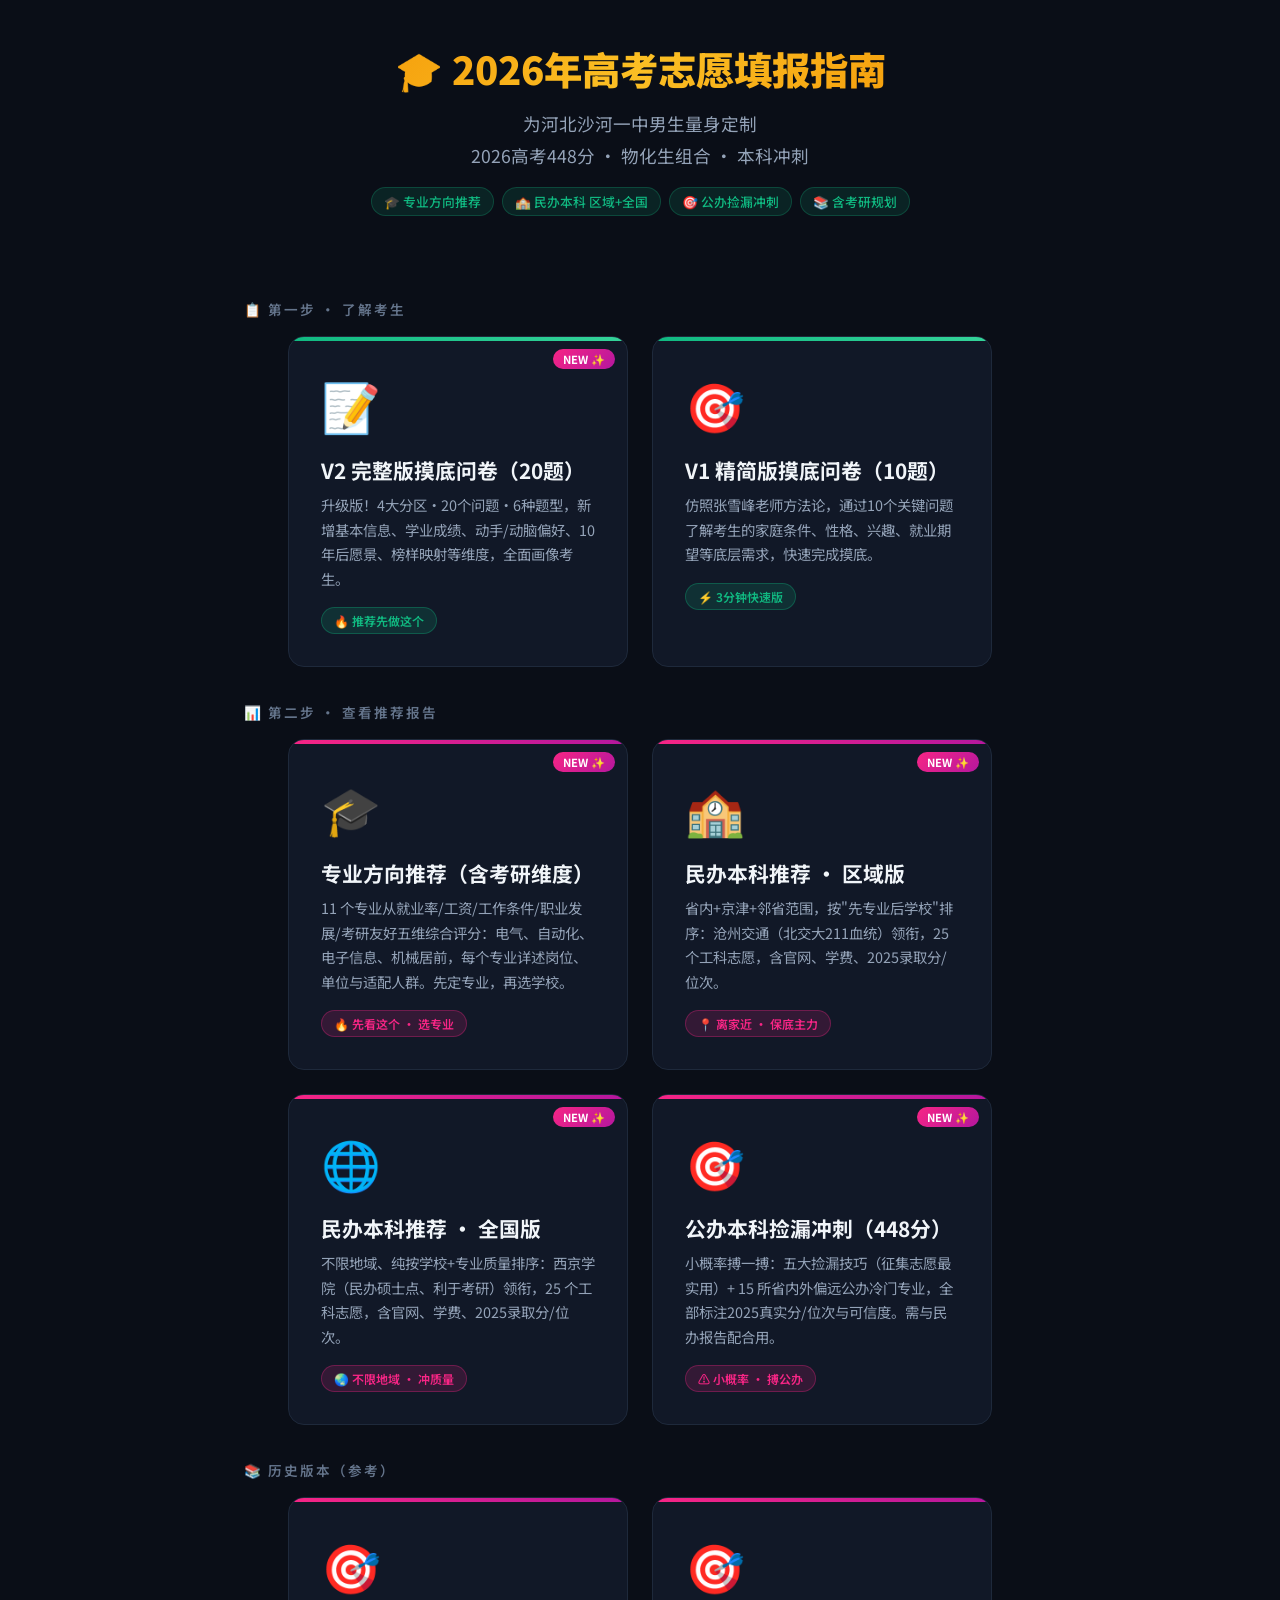
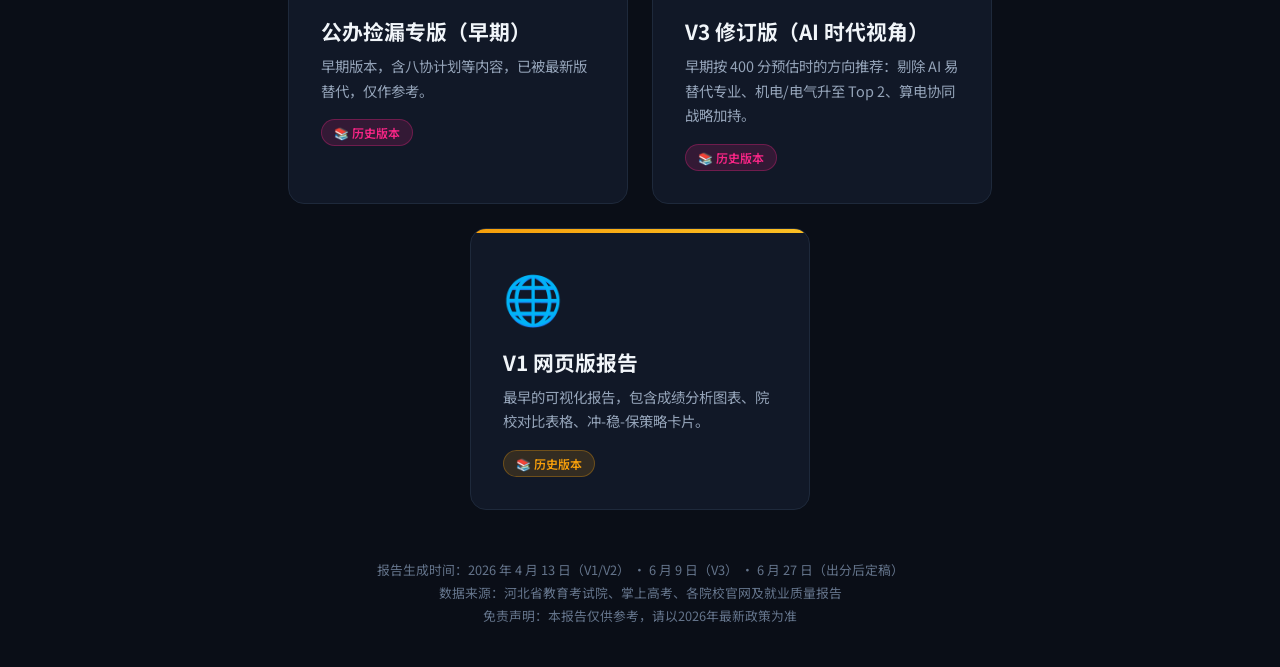
<file: index.html>
<!DOCTYPE html>
<html lang="zh-CN">
<head>
<meta charset="UTF-8">
<meta name="viewport" content="width=device-width, initial-scale=1.0">
<title>2026年高考志愿填报指南</title>
<style>
@import url('https://fonts.googleapis.com/css2?family=Noto+Sans+SC:wght@300;400;500;700;900&display=swap');
:root {
  --bg: #0a0e17;
  --card: #111827;
  --border: #1e293b;
  --gold: #f59e0b;
  --blue: #3b82f6;
  --green: #10b981;
  --text: #f1f5f9;
  --text2: #94a3b8;
  --text3: #64748b;
}
* { margin:0; padding:0; box-sizing:border-box; }
body {
  font-family: 'Noto Sans SC', -apple-system, BlinkMacSystemFont, sans-serif;
  background: var(--bg);
  color: var(--text);
  min-height: 100vh;
  display: flex;
  flex-direction: column;
  align-items: center;
  justify-content: center;
  padding: 40px 20px;
  -webkit-font-smoothing: antialiased;
}
.hero {
  text-align: center;
  margin-bottom: 48px;
}
.hero h1 {
  font-size: 2.4em;
  font-weight: 900;
  background: linear-gradient(135deg, var(--gold), #fbbf24, var(--gold));
  -webkit-background-clip: text;
  -webkit-text-fill-color: transparent;
  margin-bottom: 12px;
}
.hero p {
  font-size: 1.1em;
  color: var(--text2);
  max-width: 500px;
  margin: 0 auto;
  line-height: 1.8;
}
.cards {
  display: flex;
  gap: 24px;
  flex-wrap: wrap;
  justify-content: center;
  max-width: 800px;
}
.card {
  background: var(--card);
  border: 1px solid var(--border);
  border-radius: 16px;
  padding: 32px;
  width: 340px;
  text-decoration: none;
  color: var(--text);
  transition: all 0.3s ease;
  position: relative;
  overflow: hidden;
}
.card::before {
  content: '';
  position: absolute;
  top: 0; left: 0; right: 0;
  height: 4px;
  border-radius: 16px 16px 0 0;
}
.card.web::before { background: linear-gradient(90deg, var(--gold), #fbbf24); }
.card.doc::before { background: linear-gradient(90deg, var(--blue), #60a5fa); }
.card:hover {
  transform: translateY(-4px);
  box-shadow: 0 12px 40px rgba(0,0,0,0.4);
  border-color: rgba(245,158,11,0.4);
}
.card-icon {
  font-size: 3em;
  margin-bottom: 16px;
}
.card-title {
  font-size: 1.3em;
  font-weight: 700;
  margin-bottom: 8px;
}
.card-desc {
  font-size: 0.9em;
  color: var(--text2);
  line-height: 1.7;
  margin-bottom: 16px;
}
.card-badge {
  display: inline-block;
  padding: 4px 12px;
  border-radius: 20px;
  font-size: 0.75em;
  font-weight: 600;
}
.card.web .card-badge {
  background: rgba(245,158,11,0.15);
  color: var(--gold);
  border: 1px solid rgba(245,158,11,0.3);
}
.card.doc .card-badge {
  background: rgba(59,130,246,0.15);
  color: var(--blue);
  border: 1px solid rgba(59,130,246,0.3);
}
.card.quiz::before { background: linear-gradient(90deg, var(--green), #34d399); }
.card.quiz:hover { border-color: rgba(16,185,129,0.4); }
.card.quiz .card-badge {
  background: rgba(16,185,129,0.15);
  color: var(--green);
  border: 1px solid rgba(16,185,129,0.3);
}
.card.v2::before { background: linear-gradient(90deg, #f72585, #b5179e); }
.card.v2:hover { border-color: rgba(247,37,133,0.4); }
.card.v2 .card-badge {
  background: rgba(247,37,133,0.15);
  color: #f72585;
  border: 1px solid rgba(247,37,133,0.3);
}
.card .new-tag {
  position: absolute; top: 12px; right: 12px;
  background: linear-gradient(135deg, #f72585, #b5179e);
  color: #fff; font-size: 0.7em; font-weight: 700;
  padding: 2px 10px; border-radius: 100px;
}
.section-label {
  width: 100%;
  max-width: 800px;
  text-align: left;
  margin-bottom: 16px;
  margin-top: 32px;
  padding-left: 4px;
}
.section-label span {
  font-size: 0.85em;
  font-weight: 600;
  color: var(--text3);
  text-transform: uppercase;
  letter-spacing: 2px;
}
.footer {
  margin-top: 48px;
  text-align: center;
  color: var(--text3);
  font-size: 0.8em;
  line-height: 1.8;
}
.tags {
  display: flex;
  gap: 8px;
  flex-wrap: wrap;
  justify-content: center;
  margin-top: 16px;
}
.tag {
  padding: 4px 12px;
  border-radius: 20px;
  font-size: 0.8em;
  font-weight: 500;
  background: rgba(16,185,129,0.12);
  color: var(--green);
  border: 1px solid rgba(16,185,129,0.25);
}
@media (max-width: 720px) {
  .hero h1 { font-size: 1.8em; }
  .card { width: 100%; }
}
</style>
</head>
<body>

<div class="hero">
  <h1>🎓 2026年高考志愿填报指南</h1>
  <p>为河北沙河一中男生量身定制<br>2026高考448分 · 物化生组合 · 本科冲刺</p>
  <div class="tags">
    <span class="tag">🎓 专业方向推荐</span>
    <span class="tag">🏫 民办本科 区域+全国</span>
    <span class="tag">🎯 公办捡漏冲刺</span>
    <span class="tag">📚 含考研规划</span>
  </div>
</div>

<div class="section-label"><span>📋 第一步 · 了解考生</span></div>

<div class="cards">
  <a class="card quiz" href="questionnaire-v2.html" style="position:relative">
    <span class="new-tag">NEW ✨</span>
    <div class="card-icon">📝</div>
    <div class="card-title">V2 完整版摸底问卷（20题）</div>
    <div class="card-desc">升级版！4大分区·20个问题·6种题型，新增基本信息、学业成绩、动手/动脑偏好、10年后愿景、榜样映射等维度，全面画像考生。</div>
    <span class="card-badge">🔥 推荐先做这个</span>
  </a>
  <a class="card quiz" href="questionnaire.html">
    <div class="card-icon">🎯</div>
    <div class="card-title">V1 精简版摸底问卷（10题）</div>
    <div class="card-desc">仿照张雪峰老师方法论，通过10个关键问题了解考生的家庭条件、性格、兴趣、就业期望等底层需求，快速完成摸底。</div>
    <span class="card-badge">⚡ 3分钟快速版</span>
  </a>
</div>

<div class="section-label"><span>📊 第二步 · 查看推荐报告</span></div>

<div class="cards">
  <a class="card v2" href="report-majors.html" style="position:relative">
    <span class="new-tag">NEW ✨</span>
    <div class="card-icon">🎓</div>
    <div class="card-title">专业方向推荐（含考研维度）</div>
    <div class="card-desc">11 个专业从就业率/工资/工作条件/职业发展/考研友好五维综合评分：电气、自动化、电子信息、机械居前，每个专业详述岗位、单位与适配人群。先定专业，再选学校。</div>
    <span class="card-badge">🔥 先看这个 · 选专业</span>
  </a>
  <a class="card v2" href="report-minban-region.html" style="position:relative">
    <span class="new-tag">NEW ✨</span>
    <div class="card-icon">🏫</div>
    <div class="card-title">民办本科推荐 · 区域版</div>
    <div class="card-desc">省内+京津+邻省范围，按"先专业后学校"排序：沧州交通（北交大211血统）领衔，25 个工科志愿，含官网、学费、2025录取分/位次。</div>
    <span class="card-badge">📍 离家近 · 保底主力</span>
  </a>
  <a class="card v2" href="report-minban-national.html" style="position:relative">
    <span class="new-tag">NEW ✨</span>
    <div class="card-icon">🌐</div>
    <div class="card-title">民办本科推荐 · 全国版</div>
    <div class="card-desc">不限地域、纯按学校+专业质量排序：西京学院（民办硕士点、利于考研）领衔，25 个工科志愿，含官网、学费、2025录取分/位次。</div>
    <span class="card-badge">🌏 不限地域 · 冲质量</span>
  </a>
  <a class="card v2" href="report-gongban-pickup.html" style="position:relative">
    <span class="new-tag">NEW ✨</span>
    <div class="card-icon">🎯</div>
    <div class="card-title">公办本科捡漏冲刺（448分）</div>
    <div class="card-desc">小概率搏一搏：五大捡漏技巧（征集志愿最实用）+ 15 所省内外偏远公办冷门专业，全部标注2025真实分/位次与可信度。需与民办报告配合用。</div>
    <span class="card-badge">⚠️ 小概率 · 搏公办</span>
  </a>
</div>

<div class="section-label"><span>📚 历史版本（参考）</span></div>

<div class="cards">
  <a class="card v2" href="report-gongban.html">
    <div class="card-icon">🎯</div>
    <div class="card-title">公办捡漏专版（早期）</div>
    <div class="card-desc">早期版本，含八协计划等内容，已被最新版替代，仅作参考。</div>
    <span class="card-badge">📚 历史版本</span>
  </a>
  <a class="card v2" href="report-v3.html">
    <div class="card-icon">🎯</div>
    <div class="card-title">V3 修订版（AI 时代视角）</div>
    <div class="card-desc">早期按 400 分预估时的方向推荐：剔除 AI 易替代专业、机电/电气升至 Top 2、算电协同战略加持。</div>
    <span class="card-badge">📚 历史版本</span>
  </a>
  <a class="card web" href="guide.html">
    <div class="card-icon">🌐</div>
    <div class="card-title">V1 网页版报告</div>
    <div class="card-desc">最早的可视化报告，包含成绩分析图表、院校对比表格、冲-稳-保策略卡片。</div>
    <span class="card-badge">📚 历史版本</span>
  </a>
</div>

<div class="footer">
  <p>报告生成时间：2026 年 4 月 13 日（V1/V2） · 6 月 9 日（V3） · 6 月 27 日（出分后定稿）</p>
  <p>数据来源：河北省教育考试院、掌上高考、各院校官网及就业质量报告</p>
  <p>免责声明：本报告仅供参考，请以2026年最新政策为准</p>
</div>

</body>
</html>
</file>
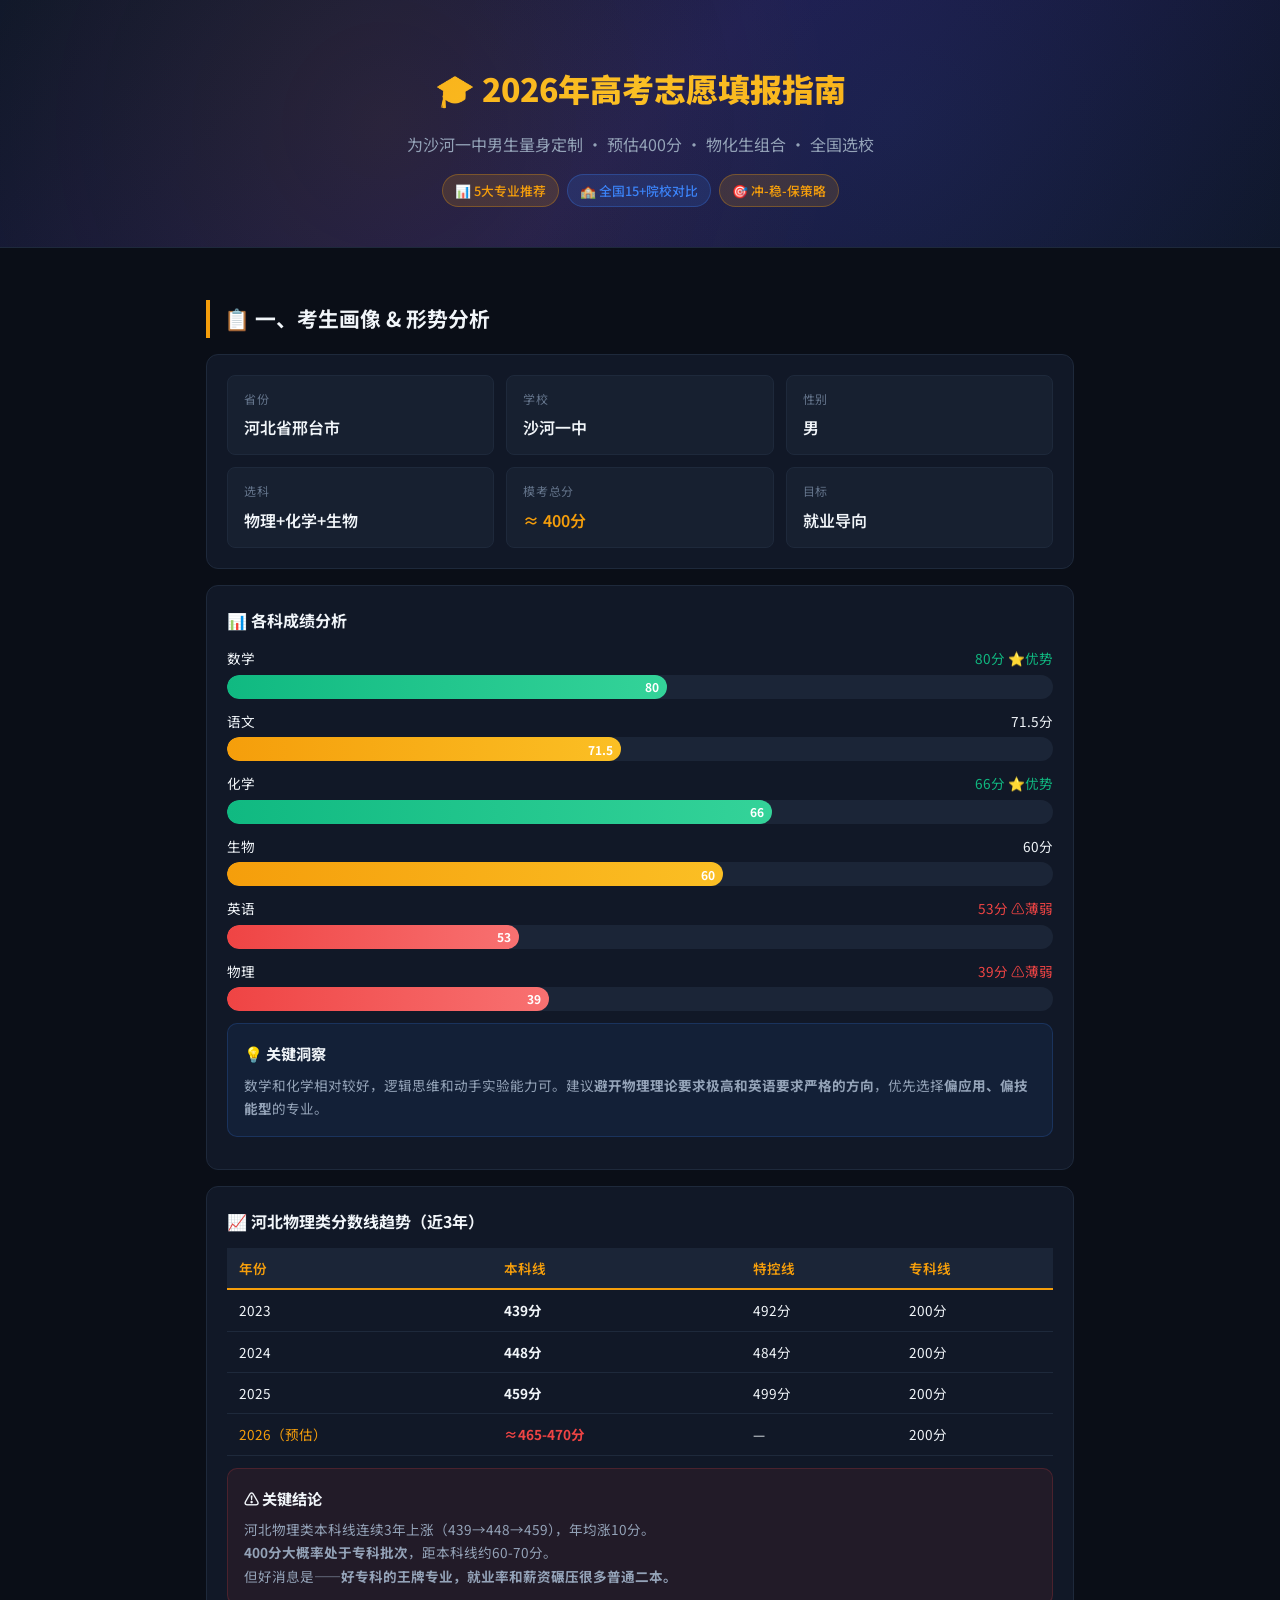
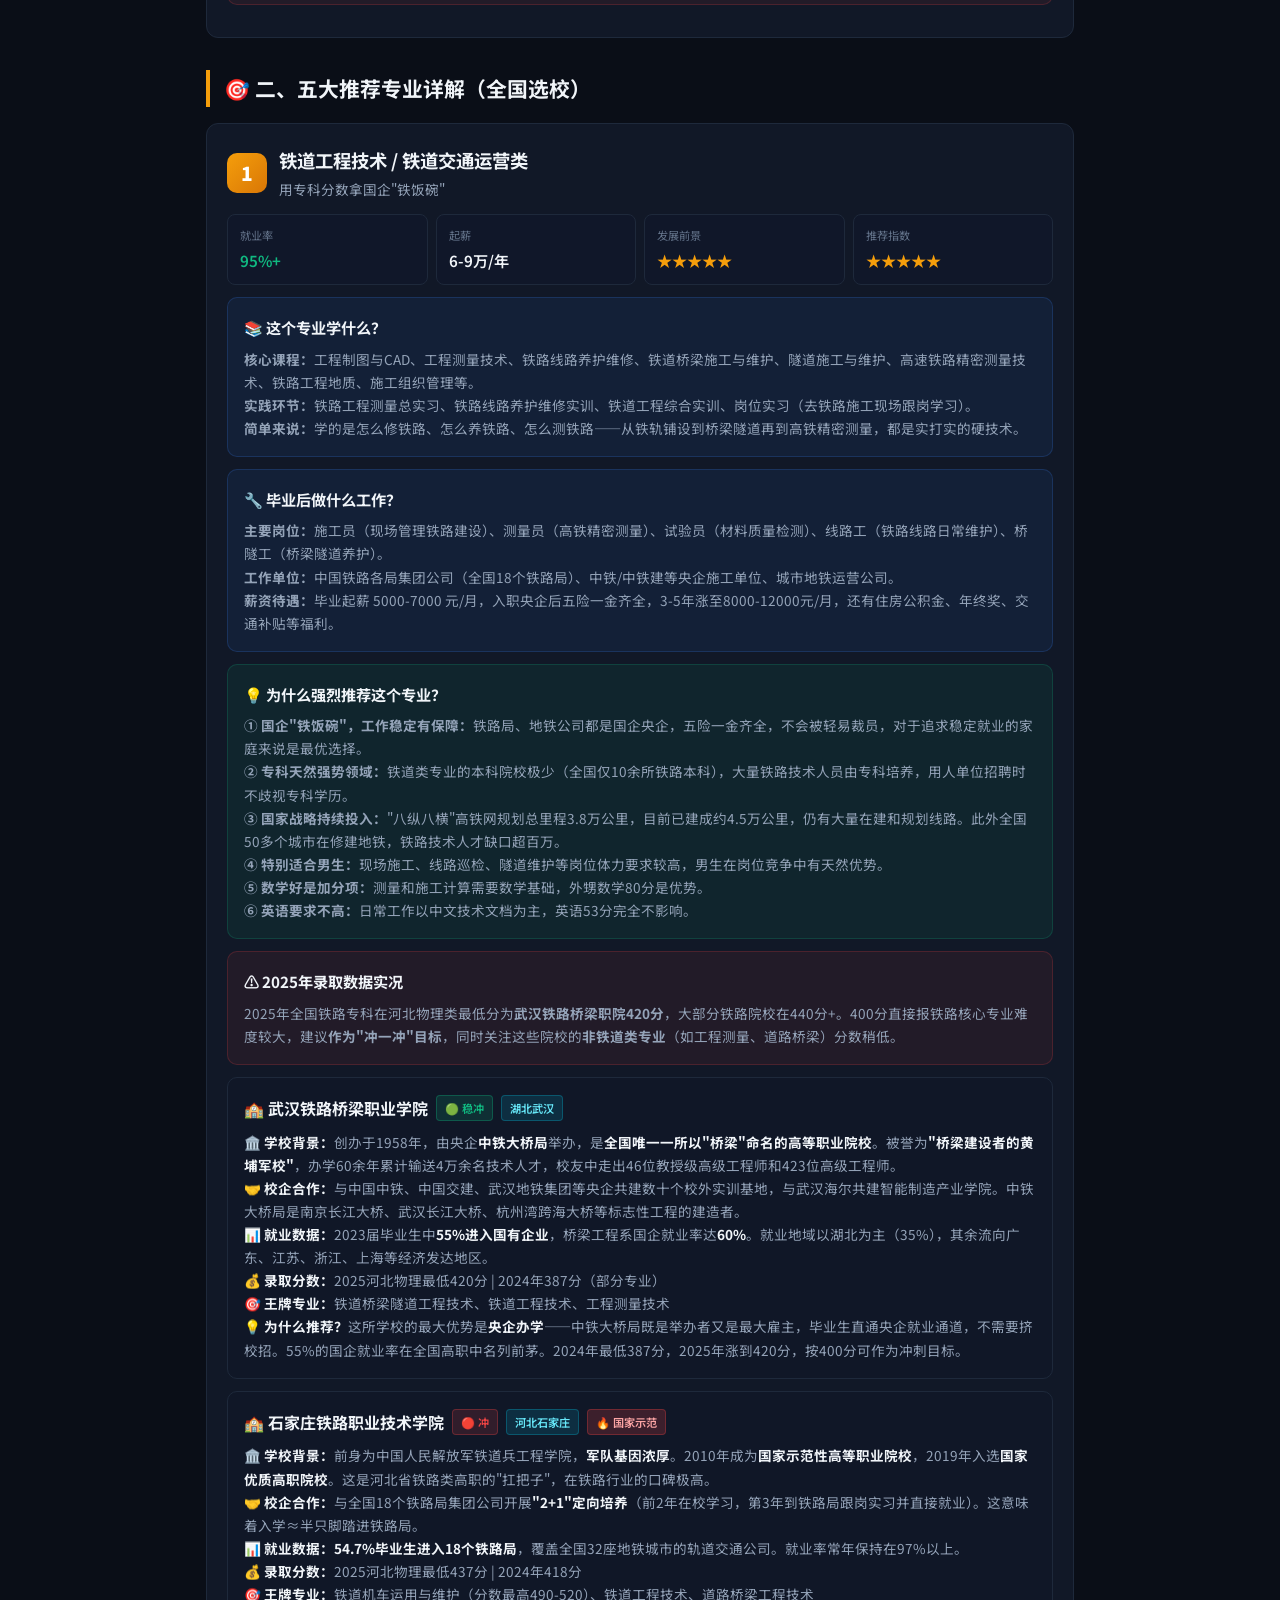
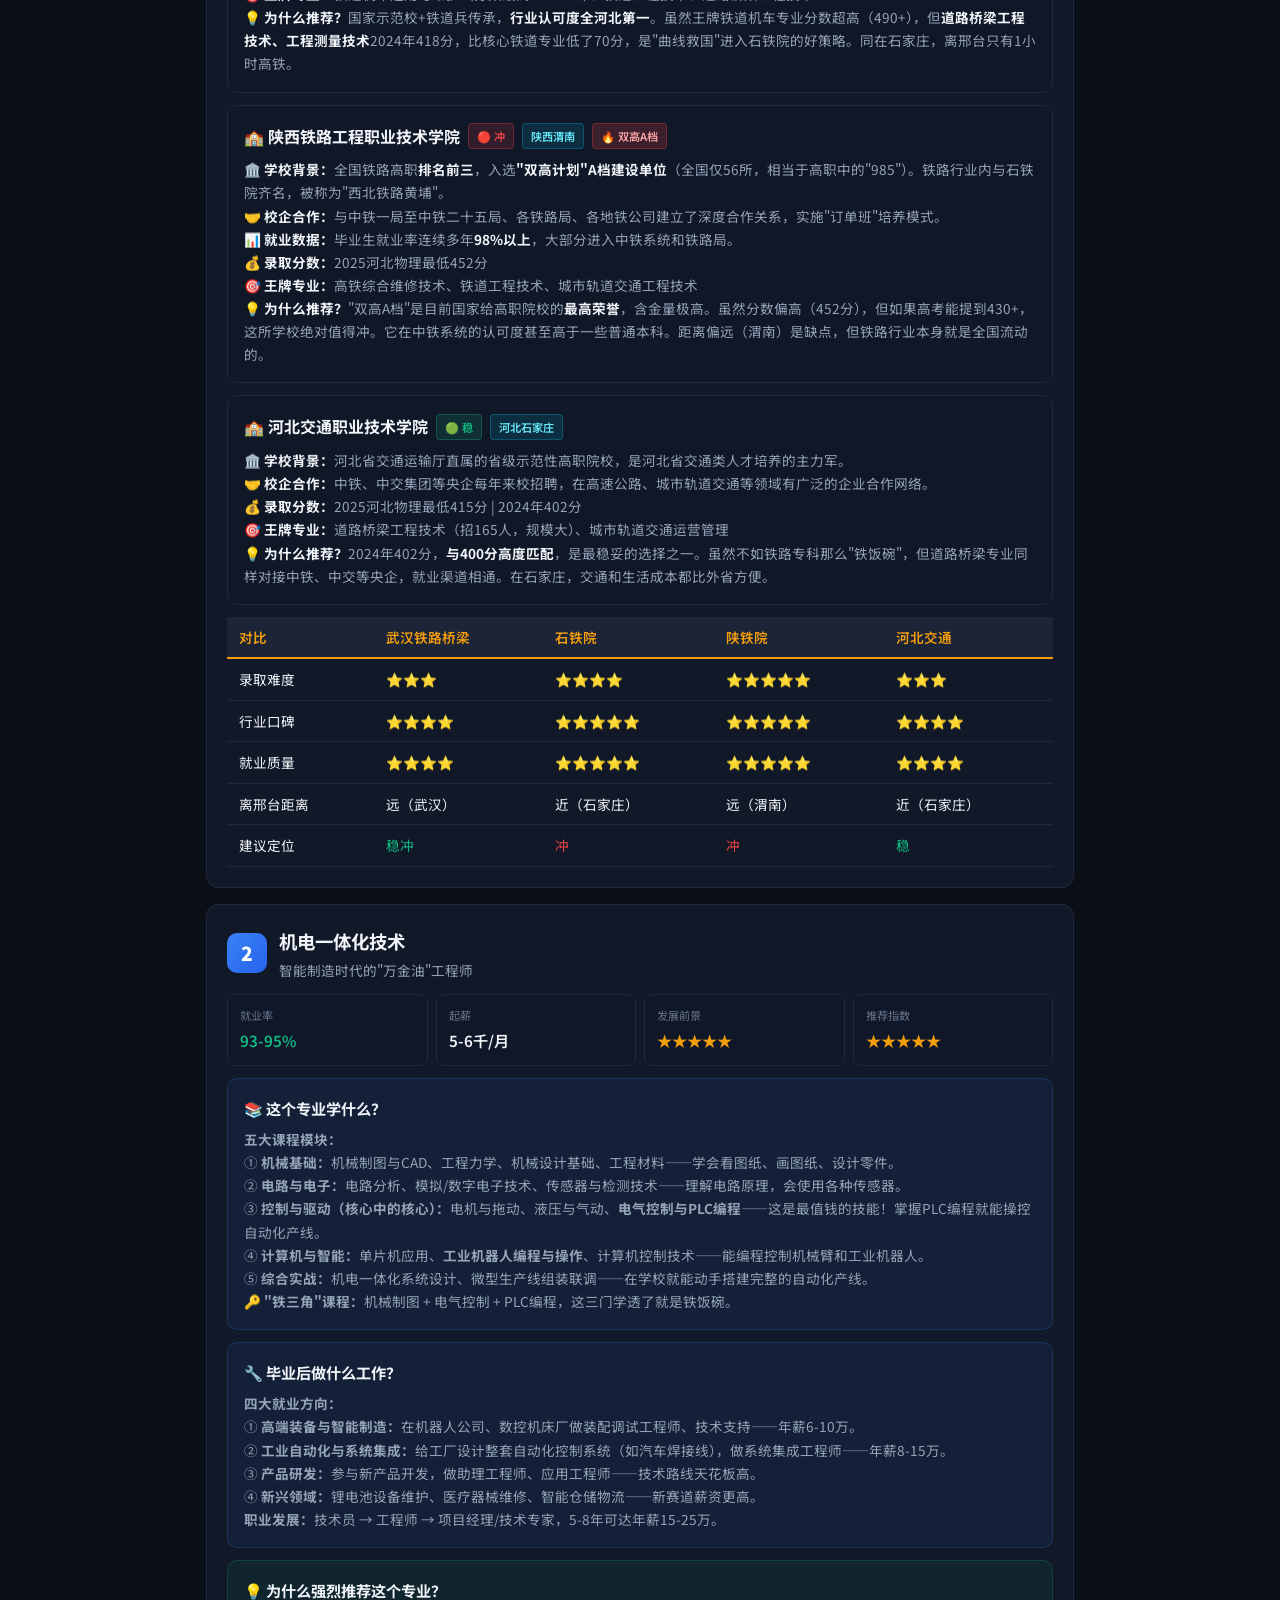
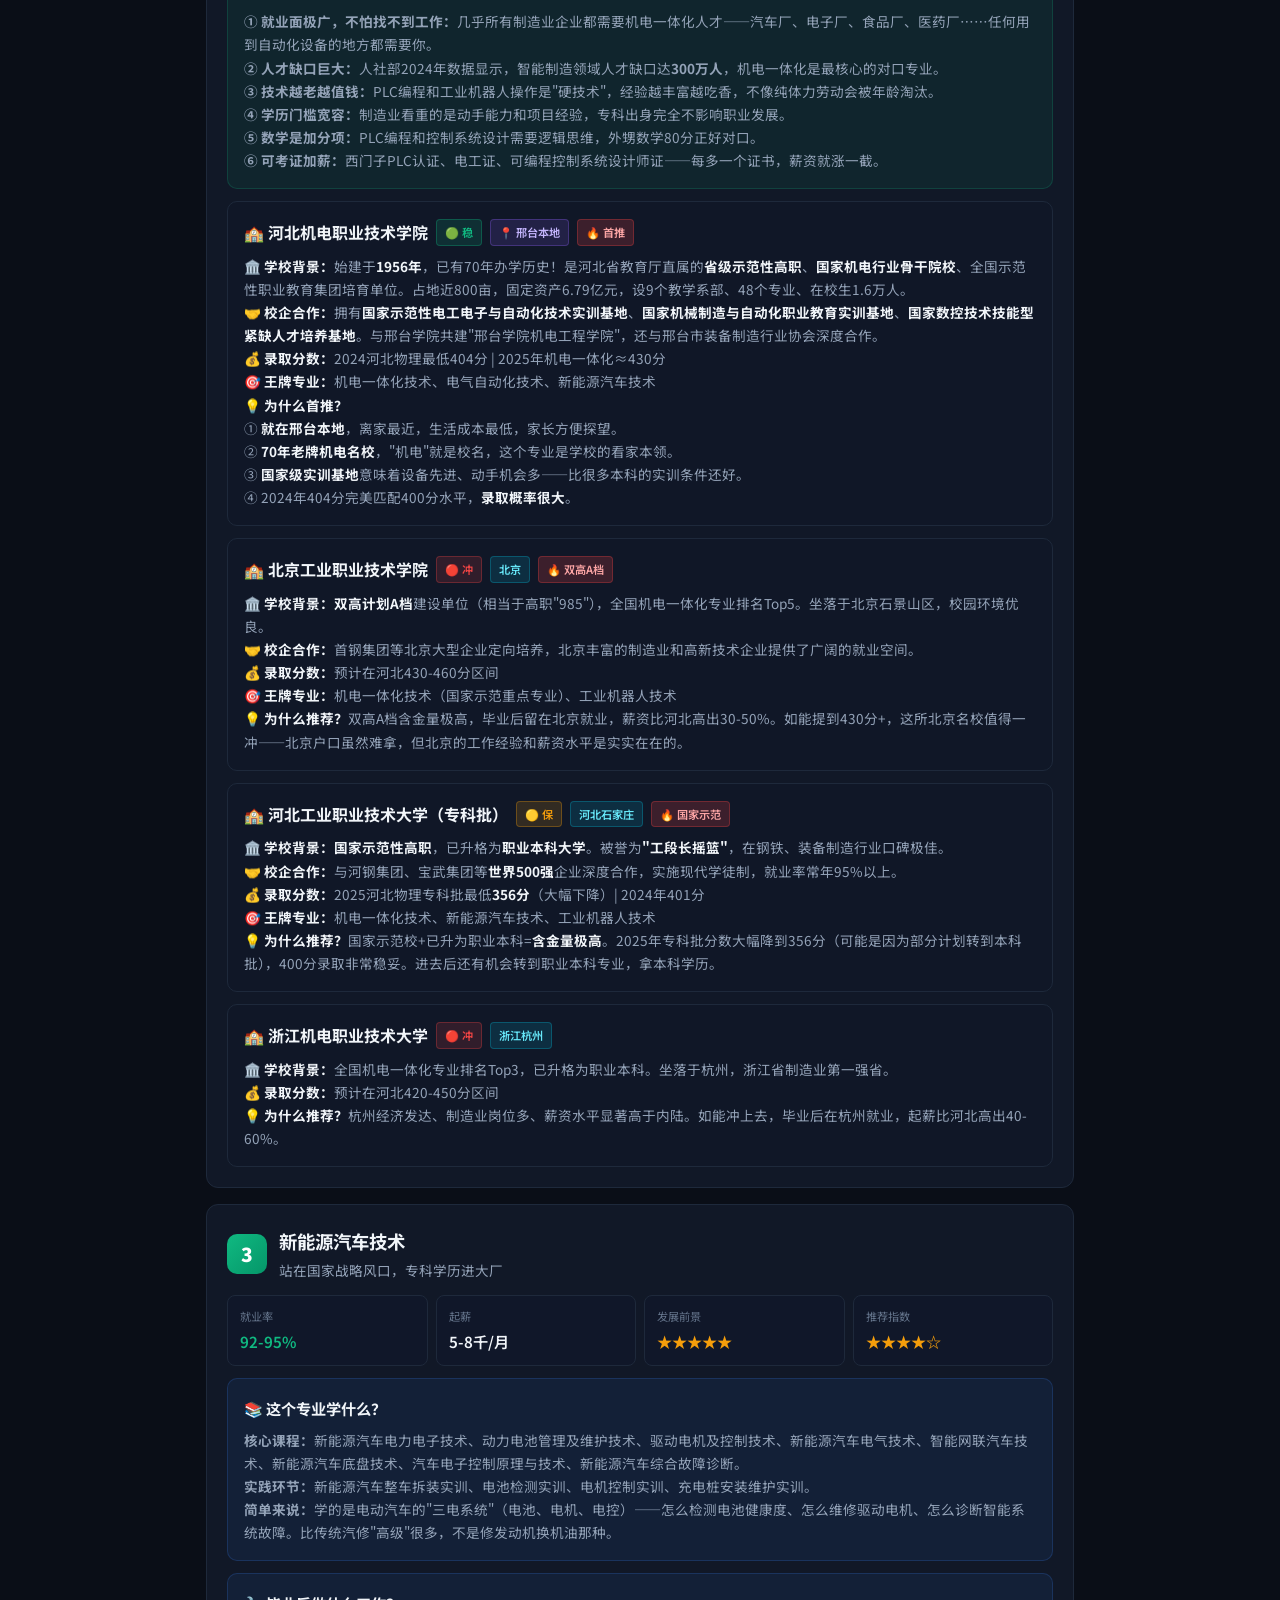
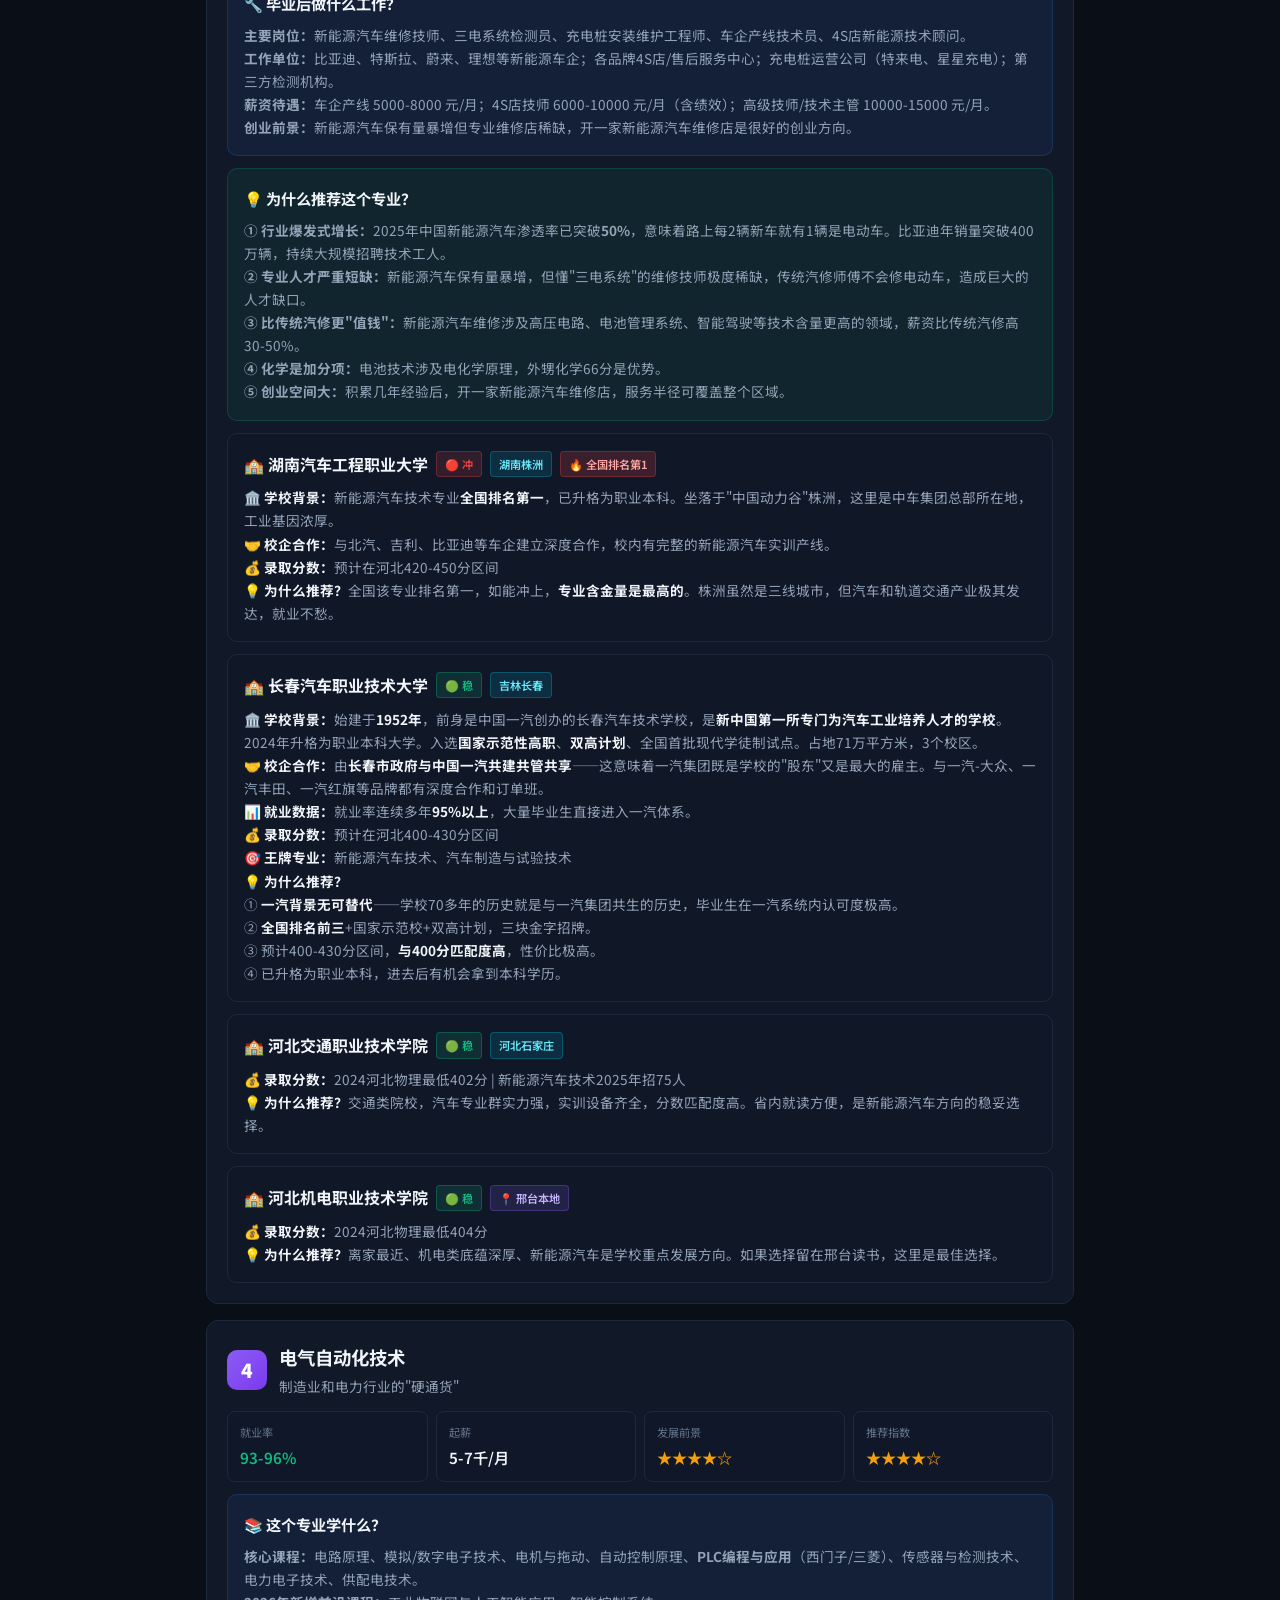
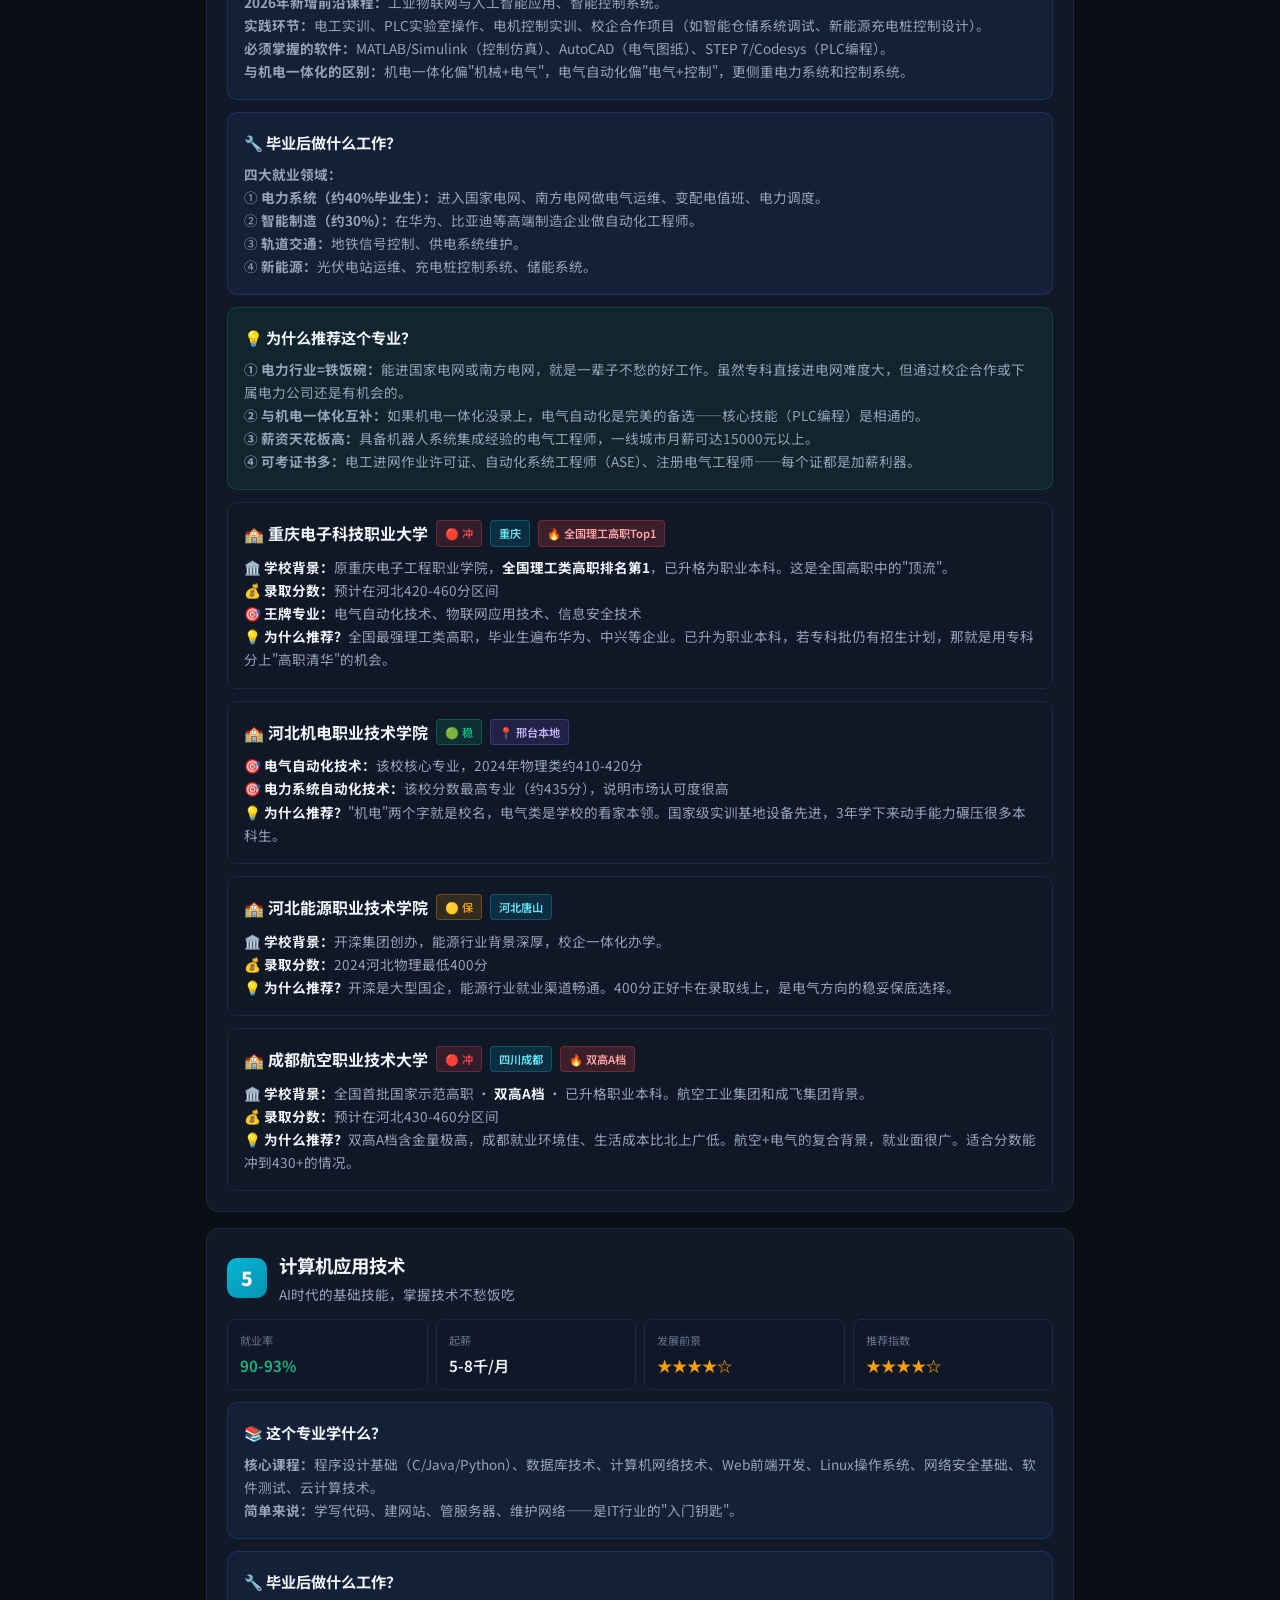
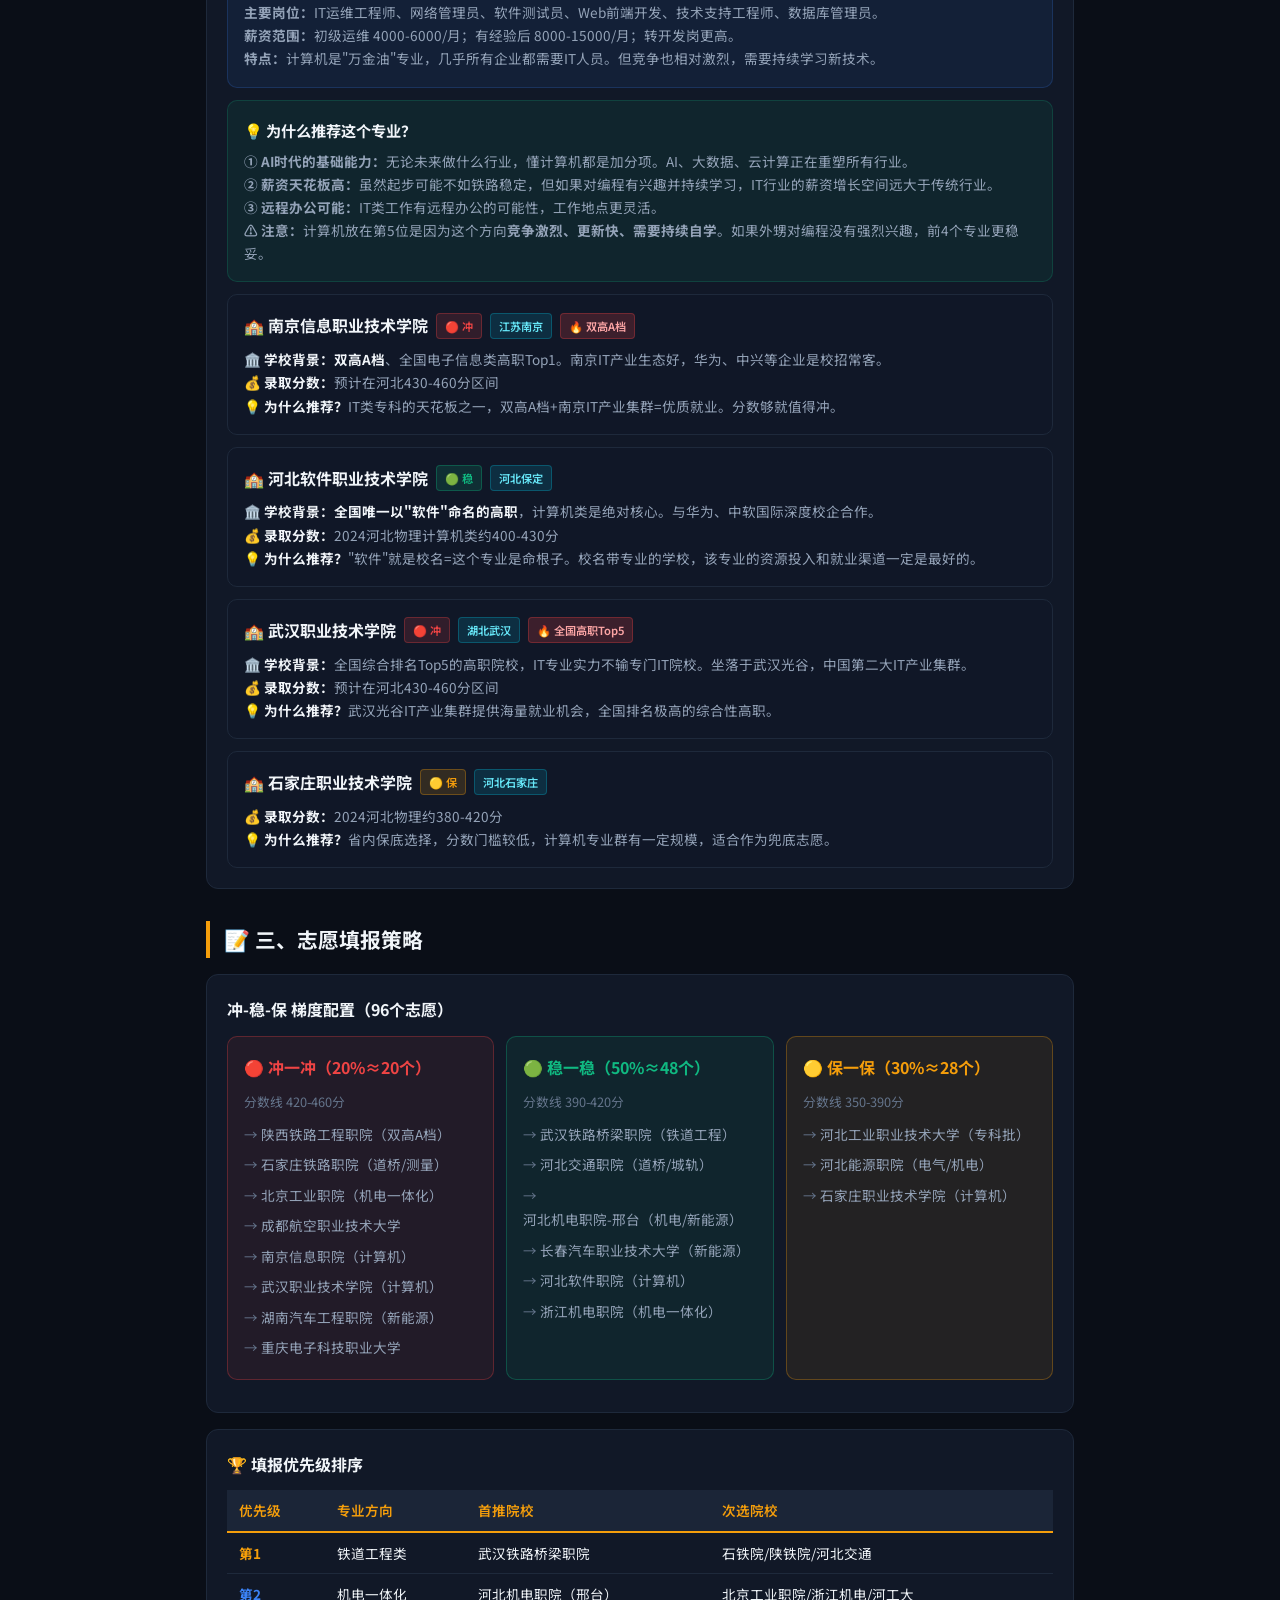
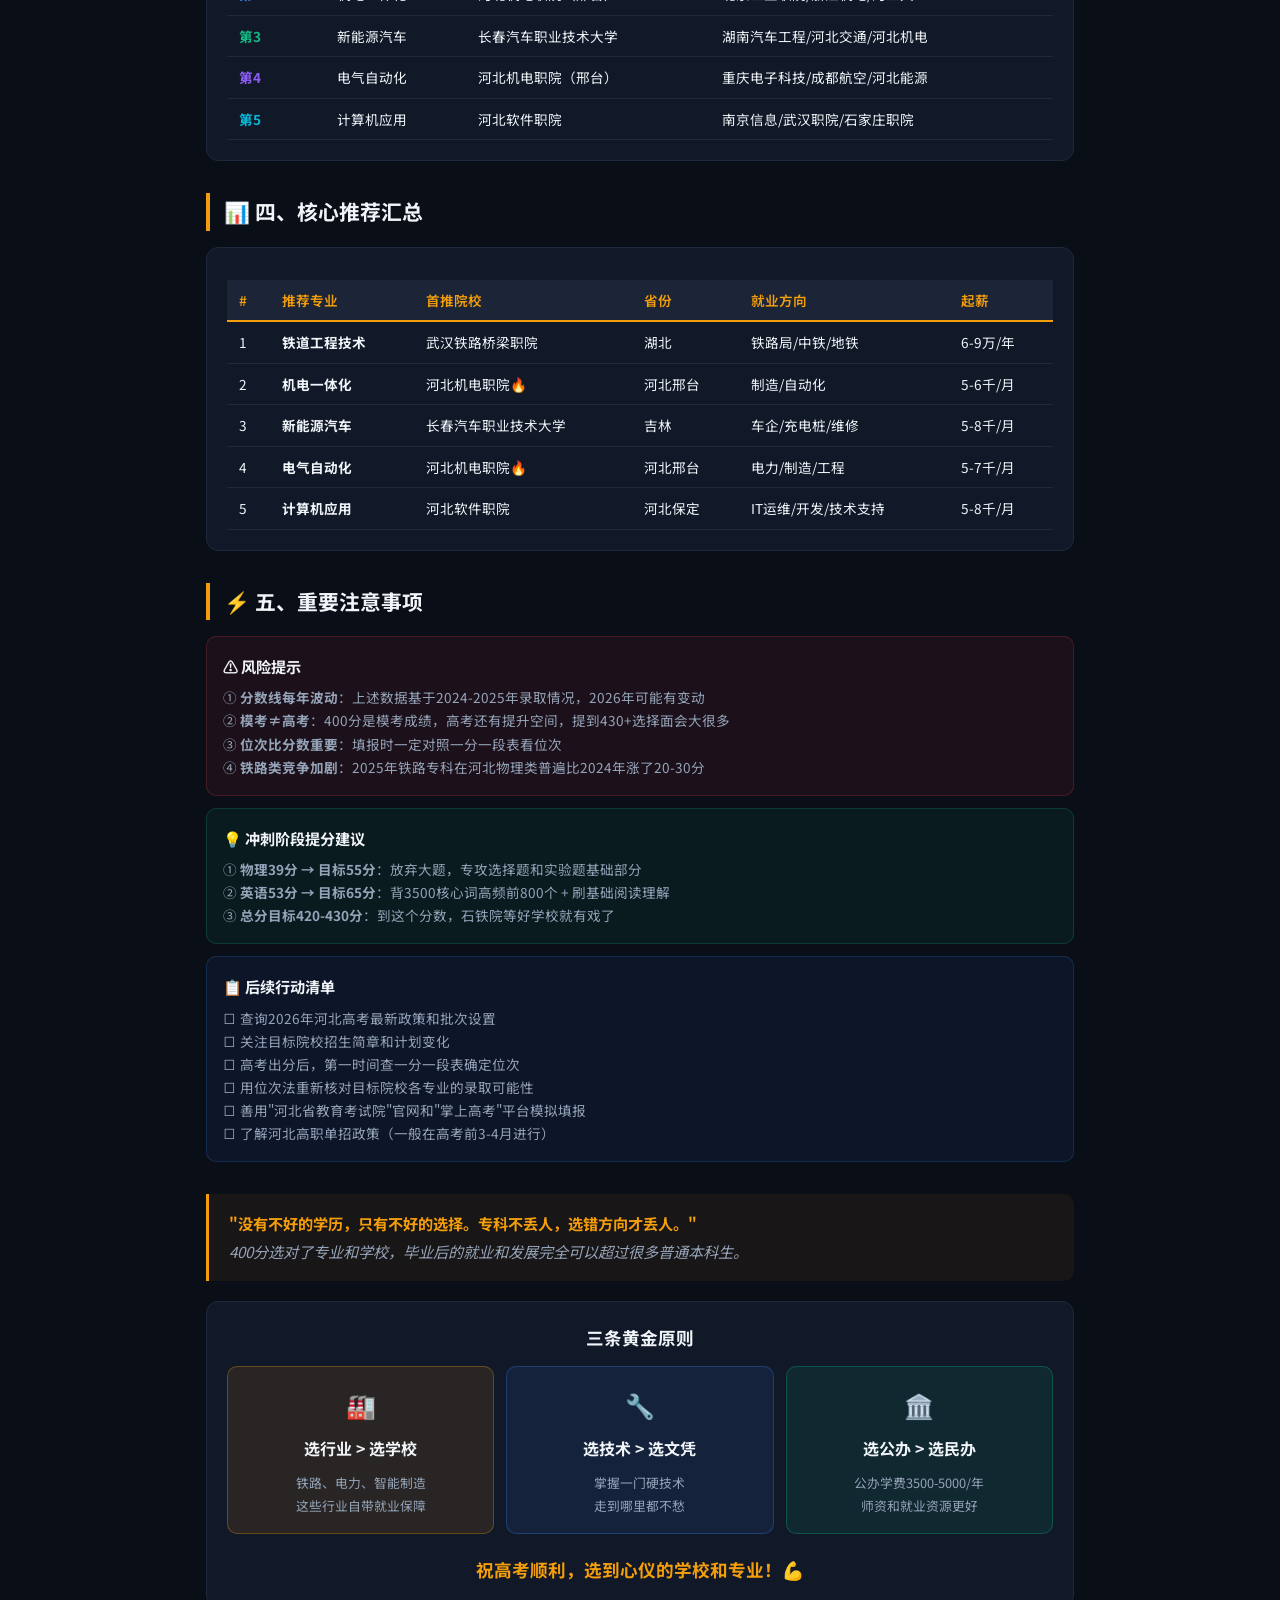
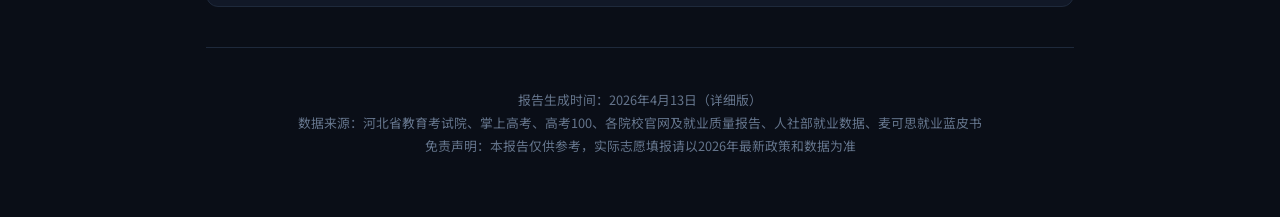
<file: guide.html>
<!DOCTYPE html>
<html lang="zh-CN">
<head>
<meta charset="UTF-8">
<meta name="viewport" content="width=device-width, initial-scale=1.0">
<title>2026年河北高考志愿填报指南</title>
<link rel="stylesheet" href="guide-assets/style.css">
</head>
<body>

<div class="hero">
  <h1>🎓 2026年高考志愿填报指南</h1>
  <p class="subtitle">为沙河一中男生量身定制 · 预估400分 · 物化生组合 · 全国选校</p>
  <div class="badge-row">
    <span class="badge badge-gold">📊 5大专业推荐</span>
    <span class="badge badge-blue">🏫 全国15+院校对比</span>
    <span class="badge badge-gold">🎯 冲-稳-保策略</span>
  </div>
</div>

<div class="container">

<!-- ========== 一、基本情况 ========== -->
<div class="section">
  <h2 class="section-title">📋 一、考生画像 & 形势分析</h2>
  <div class="card">
    <div class="profile-grid">
      <div class="profile-item"><div class="profile-label">省份</div><div class="profile-value">河北省邢台市</div></div>
      <div class="profile-item"><div class="profile-label">学校</div><div class="profile-value">沙河一中</div></div>
      <div class="profile-item"><div class="profile-label">性别</div><div class="profile-value">男</div></div>
      <div class="profile-item"><div class="profile-label">选科</div><div class="profile-value">物理+化学+生物</div></div>
      <div class="profile-item"><div class="profile-label">模考总分</div><div class="profile-value" style="color:var(--accent-gold)">≈ 400分</div></div>
      <div class="profile-item"><div class="profile-label">目标</div><div class="profile-value">就业导向</div></div>
    </div>
  </div>

  <div class="card">
    <h3 style="font-size:1em;font-weight:700;margin-bottom:12px;">📊 各科成绩分析</h3>
    <div class="score-bar-wrap">
      <div class="score-bar-label"><span>数学</span><span style="color:var(--accent-green)">80分 ⭐优势</span></div>
      <div class="score-bar-bg"><div class="score-bar-fill high" style="width:53.3%">80</div></div>
    </div>
    <div class="score-bar-wrap">
      <div class="score-bar-label"><span>语文</span><span>71.5分</span></div>
      <div class="score-bar-bg"><div class="score-bar-fill mid" style="width:47.7%">71.5</div></div>
    </div>
    <div class="score-bar-wrap">
      <div class="score-bar-label"><span>化学</span><span style="color:var(--accent-green)">66分 ⭐优势</span></div>
      <div class="score-bar-bg"><div class="score-bar-fill high" style="width:66%">66</div></div>
    </div>
    <div class="score-bar-wrap">
      <div class="score-bar-label"><span>生物</span><span>60分</span></div>
      <div class="score-bar-bg"><div class="score-bar-fill mid" style="width:60%">60</div></div>
    </div>
    <div class="score-bar-wrap">
      <div class="score-bar-label"><span>英语</span><span style="color:var(--rush)">53分 ⚠薄弱</span></div>
      <div class="score-bar-bg"><div class="score-bar-fill low" style="width:35.3%">53</div></div>
    </div>
    <div class="score-bar-wrap">
      <div class="score-bar-label"><span>物理</span><span style="color:var(--rush)">39分 ⚠薄弱</span></div>
      <div class="score-bar-bg"><div class="score-bar-fill low" style="width:39%">39</div></div>
    </div>
    <div class="tip-card info" style="margin-top:12px;">
      <div class="tip-title">💡 关键洞察</div>
      <div class="tip-content">数学和化学相对较好，逻辑思维和动手实验能力可。建议<strong>避开物理理论要求极高和英语要求严格的方向</strong>，优先选择<strong>偏应用、偏技能型</strong>的专业。</div>
    </div>
  </div>

  <div class="card">
    <h3 style="font-size:1em;font-weight:700;margin-bottom:12px;">📈 河北物理类分数线趋势（近3年）</h3>
    <table class="cmp-table">
      <tr><th>年份</th><th>本科线</th><th>特控线</th><th>专科线</th></tr>
      <tr><td>2023</td><td><strong>439分</strong></td><td>492分</td><td>200分</td></tr>
      <tr><td>2024</td><td><strong>448分</strong></td><td>484分</td><td>200分</td></tr>
      <tr><td>2025</td><td><strong>459分</strong></td><td>499分</td><td>200分</td></tr>
      <tr><td style="color:var(--accent-gold)">2026（预估）</td><td style="color:var(--rush)"><strong>≈465-470分</strong></td><td>—</td><td>200分</td></tr>
    </table>
    <div class="tip-card warning" style="margin-top:12px;">
      <div class="tip-title">⚠️ 关键结论</div>
      <div class="tip-content">
        河北物理类本科线连续3年上涨（439→448→459），年均涨10分。<br>
        <strong>400分大概率处于专科批次</strong>，距本科线约60-70分。<br>
        但好消息是——<strong>好专科的王牌专业，就业率和薪资碾压很多普通二本。</strong>
      </div>
    </div>
  </div>
</div>

<!-- ========== 二、五大推荐专业 ========== -->
<div class="section">
  <h2 class="section-title">🎯 二、五大推荐专业详解（全国选校）</h2>

  <!-- 专业一：铁道工程技术 -->
  <div class="card">
    <div class="major-header">
      <div class="major-num n1">1</div>
      <div><div class="major-name">铁道工程技术 / 铁道交通运营类</div>
      <div class="major-slogan">用专科分数拿国企"铁饭碗"</div></div>
    </div>
    <div class="info-grid">
      <div class="info-item"><div class="label">就业率</div><div class="value" style="color:var(--accent-green)">95%+</div></div>
      <div class="info-item"><div class="label">起薪</div><div class="value">6-9万/年</div></div>
      <div class="info-item"><div class="label">发展前景</div><div class="value" style="color:var(--accent-gold)">★★★★★</div></div>
      <div class="info-item"><div class="label">推荐指数</div><div class="value" style="color:var(--accent-gold)">★★★★★</div></div>
    </div>

    <div class="tip-card info">
      <div class="tip-title">📚 这个专业学什么？</div>
      <div class="tip-content">
        <strong>核心课程：</strong>工程制图与CAD、工程测量技术、铁路线路养护维修、铁道桥梁施工与维护、隧道施工与维护、高速铁路精密测量技术、铁路工程地质、施工组织管理等。<br>
        <strong>实践环节：</strong>铁路工程测量总实习、铁路线路养护维修实训、铁道工程综合实训、岗位实习（去铁路施工现场跟岗学习）。<br>
        <strong>简单来说：</strong>学的是怎么修铁路、怎么养铁路、怎么测铁路——从铁轨铺设到桥梁隧道再到高铁精密测量，都是实打实的硬技术。
      </div>
    </div>

    <div class="tip-card info">
      <div class="tip-title">🔧 毕业后做什么工作？</div>
      <div class="tip-content">
        <strong>主要岗位：</strong>施工员（现场管理铁路建设）、测量员（高铁精密测量）、试验员（材料质量检测）、线路工（铁路线路日常维护）、桥隧工（桥梁隧道养护）。<br>
        <strong>工作单位：</strong>中国铁路各局集团公司（全国18个铁路局）、中铁/中铁建等央企施工单位、城市地铁运营公司。<br>
        <strong>薪资待遇：</strong>毕业起薪 5000-7000 元/月，入职央企后五险一金齐全，3-5年涨至8000-12000元/月，还有住房公积金、年终奖、交通补贴等福利。
      </div>
    </div>

    <div class="tip-card success">
      <div class="tip-title">💡 为什么强烈推荐这个专业？</div>
      <div class="tip-content">
        <strong>① 国企"铁饭碗"，工作稳定有保障：</strong>铁路局、地铁公司都是国企央企，五险一金齐全，不会被轻易裁员，对于追求稳定就业的家庭来说是最优选择。<br>
        <strong>② 专科天然强势领域：</strong>铁道类专业的本科院校极少（全国仅10余所铁路本科），大量铁路技术人员由专科培养，用人单位招聘时不歧视专科学历。<br>
        <strong>③ 国家战略持续投入：</strong>"八纵八横"高铁网规划总里程3.8万公里，目前已建成约4.5万公里，仍有大量在建和规划线路。此外全国50多个城市在修建地铁，铁路技术人才缺口超百万。<br>
        <strong>④ 特别适合男生：</strong>现场施工、线路巡检、隧道维护等岗位体力要求较高，男生在岗位竞争中有天然优势。<br>
        <strong>⑤ 数学好是加分项：</strong>测量和施工计算需要数学基础，外甥数学80分是优势。<br>
        <strong>⑥ 英语要求不高：</strong>日常工作以中文技术文档为主，英语53分完全不影响。
      </div>
    </div>

    <div class="tip-card warning" style="margin-top:8px;">
      <div class="tip-title">⚠️ 2025年录取数据实况</div>
      <div class="tip-content">
        2025年全国铁路专科在河北物理类最低分为<strong>武汉铁路桥梁职院420分</strong>，大部分铁路院校在440分+。400分直接报铁路核心专业难度较大，建议<strong>作为"冲一冲"目标</strong>，同时关注这些院校的<strong>非铁道类专业</strong>（如工程测量、道路桥梁）分数稍低。
      </div>
    </div>

    <!-- 院校推荐 -->
    <div class="school-card">
      <div class="school-header">
        <span class="school-name">🏫 武汉铁路桥梁职业学院</span>
        <span class="tag tag-stable">🟢 稳冲</span>
        <span class="tag tag-province">湖北武汉</span>
      </div>
      <div class="school-detail">
        <strong>🏛️ 学校背景：</strong>创办于1958年，由央企<strong>中铁大桥局</strong>举办，是<strong>全国唯一一所以"桥梁"命名的高等职业院校</strong>。被誉为<strong>"桥梁建设者的黄埔军校"</strong>，办学60余年累计输送4万余名技术人才，校友中走出46位教授级高级工程师和423位高级工程师。<br>
        <strong>🤝 校企合作：</strong>与中国中铁、中国交建、武汉地铁集团等央企共建数十个校外实训基地，与武汉海尔共建智能制造产业学院。中铁大桥局是南京长江大桥、武汉长江大桥、杭州湾跨海大桥等标志性工程的建造者。<br>
        <strong>📊 就业数据：</strong>2023届毕业生中<strong>55%进入国有企业</strong>，桥梁工程系国企就业率达<strong>60%</strong>。就业地域以湖北为主（35%），其余流向广东、江苏、浙江、上海等经济发达地区。<br>
        <strong>💰 录取分数：</strong>2025河北物理最低420分 | 2024年387分（部分专业）<br>
        <strong>🎯 王牌专业：</strong>铁道桥梁隧道工程技术、铁道工程技术、工程测量技术<br>
        <strong>💡 为什么推荐？</strong>这所学校的最大优势是<strong>央企办学</strong>——中铁大桥局既是举办者又是最大雇主，毕业生直通央企就业通道，不需要挤校招。55%的国企就业率在全国高职中名列前茅。2024年最低387分，2025年涨到420分，按400分可作为冲刺目标。
      </div>
    </div>

    <div class="school-card">
      <div class="school-header">
        <span class="school-name">🏫 石家庄铁路职业技术学院</span>
        <span class="tag tag-rush">🔴 冲</span>
        <span class="tag tag-province">河北石家庄</span>
        <span class="tag tag-hot">🔥 国家示范</span>
      </div>
      <div class="school-detail">
        <strong>🏛️ 学校背景：</strong>前身为中国人民解放军铁道兵工程学院，<strong>军队基因浓厚</strong>。2010年成为<strong>国家示范性高等职业院校</strong>，2019年入选<strong>国家优质高职院校</strong>。这是河北省铁路类高职的"扛把子"，在铁路行业的口碑极高。<br>
        <strong>🤝 校企合作：</strong>与全国18个铁路局集团公司开展<strong>"2+1"定向培养</strong>（前2年在校学习，第3年到铁路局跟岗实习并直接就业）。这意味着入学≈半只脚踏进铁路局。<br>
        <strong>📊 就业数据：</strong><strong>54.7%毕业生进入18个铁路局</strong>，覆盖全国32座地铁城市的轨道交通公司。就业率常年保持在97%以上。<br>
        <strong>💰 录取分数：</strong>2025河北物理最低437分 | 2024年418分<br>
        <strong>🎯 王牌专业：</strong>铁道机车运用与维护（分数最高490-520）、铁道工程技术、道路桥梁工程技术<br>
        <strong>💡 为什么推荐？</strong>国家示范校+铁道兵传承，<strong>行业认可度全河北第一</strong>。虽然王牌铁道机车专业分数超高（490+），但<strong>道路桥梁工程技术、工程测量技术</strong>2024年418分，比核心铁道专业低了70分，是"曲线救国"进入石铁院的好策略。同在石家庄，离邢台只有1小时高铁。
      </div>
    </div>

    <div class="school-card">
      <div class="school-header">
        <span class="school-name">🏫 陕西铁路工程职业技术学院</span>
        <span class="tag tag-rush">🔴 冲</span>
        <span class="tag tag-province">陕西渭南</span>
        <span class="tag tag-hot">🔥 双高A档</span>
      </div>
      <div class="school-detail">
        <strong>🏛️ 学校背景：</strong>全国铁路高职<strong>排名前三</strong>，入选<strong>"双高计划"A档建设单位</strong>（全国仅56所，相当于高职中的"985"）。铁路行业内与石铁院齐名，被称为"西北铁路黄埔"。<br>
        <strong>🤝 校企合作：</strong>与中铁一局至中铁二十五局、各铁路局、各地铁公司建立了深度合作关系，实施"订单班"培养模式。<br>
        <strong>📊 就业数据：</strong>毕业生就业率连续多年<strong>98%以上</strong>，大部分进入中铁系统和铁路局。<br>
        <strong>💰 录取分数：</strong>2025河北物理最低452分<br>
        <strong>🎯 王牌专业：</strong>高铁综合维修技术、铁道工程技术、城市轨道交通工程技术<br>
        <strong>💡 为什么推荐？</strong>"双高A档"是目前国家给高职院校的<strong>最高荣誉</strong>，含金量极高。虽然分数偏高（452分），但如果高考能提到430+，这所学校绝对值得冲。它在中铁系统的认可度甚至高于一些普通本科。距离偏远（渭南）是缺点，但铁路行业本身就是全国流动的。
      </div>
    </div>

    <div class="school-card">
      <div class="school-header">
        <span class="school-name">🏫 河北交通职业技术学院</span>
        <span class="tag tag-stable">🟢 稳</span>
        <span class="tag tag-province">河北石家庄</span>
      </div>
      <div class="school-detail">
        <strong>🏛️ 学校背景：</strong>河北省交通运输厅直属的省级示范性高职院校，是河北省交通类人才培养的主力军。<br>
        <strong>🤝 校企合作：</strong>中铁、中交集团等央企每年来校招聘，在高速公路、城市轨道交通等领域有广泛的企业合作网络。<br>
        <strong>💰 录取分数：</strong>2025河北物理最低415分 | 2024年402分<br>
        <strong>🎯 王牌专业：</strong>道路桥梁工程技术（招165人，规模大）、城市轨道交通运营管理<br>
        <strong>💡 为什么推荐？</strong>2024年402分，<strong>与400分高度匹配</strong>，是最稳妥的选择之一。虽然不如铁路专科那么"铁饭碗"，但道路桥梁专业同样对接中铁、中交等央企，就业渠道相通。在石家庄，交通和生活成本都比外省方便。
      </div>
    </div>

    <table class="cmp-table">
      <tr><th>对比</th><th>武汉铁路桥梁</th><th>石铁院</th><th>陕铁院</th><th>河北交通</th></tr>
      <tr><td>录取难度</td><td>⭐⭐⭐</td><td>⭐⭐⭐⭐</td><td>⭐⭐⭐⭐⭐</td><td>⭐⭐⭐</td></tr>
      <tr><td>行业口碑</td><td>⭐⭐⭐⭐</td><td>⭐⭐⭐⭐⭐</td><td>⭐⭐⭐⭐⭐</td><td>⭐⭐⭐⭐</td></tr>
      <tr><td>就业质量</td><td>⭐⭐⭐⭐</td><td>⭐⭐⭐⭐⭐</td><td>⭐⭐⭐⭐⭐</td><td>⭐⭐⭐⭐</td></tr>
      <tr><td>离邢台距离</td><td>远（武汉）</td><td>近（石家庄）</td><td>远（渭南）</td><td>近（石家庄）</td></tr>
      <tr><td>建议定位</td><td style="color:var(--stable)">稳冲</td><td style="color:var(--rush)">冲</td><td style="color:var(--rush)">冲</td><td style="color:var(--stable)">稳</td></tr>
    </table>
  </div>

  <!-- 专业二：机电一体化技术 -->
  <div class="card">
    <div class="major-header">
      <div class="major-num n2">2</div>
      <div><div class="major-name">机电一体化技术</div>
      <div class="major-slogan">智能制造时代的"万金油"工程师</div></div>
    </div>
    <div class="info-grid">
      <div class="info-item"><div class="label">就业率</div><div class="value" style="color:var(--accent-green)">93-95%</div></div>
      <div class="info-item"><div class="label">起薪</div><div class="value">5-6千/月</div></div>
      <div class="info-item"><div class="label">发展前景</div><div class="value" style="color:var(--accent-gold)">★★★★★</div></div>
      <div class="info-item"><div class="label">推荐指数</div><div class="value" style="color:var(--accent-gold)">★★★★★</div></div>
    </div>

    <div class="tip-card info">
      <div class="tip-title">📚 这个专业学什么？</div>
      <div class="tip-content">
        <strong>五大课程模块：</strong><br>
        ① <strong>机械基础：</strong>机械制图与CAD、工程力学、机械设计基础、工程材料——学会看图纸、画图纸、设计零件。<br>
        ② <strong>电路与电子：</strong>电路分析、模拟/数字电子技术、传感器与检测技术——理解电路原理，会使用各种传感器。<br>
        ③ <strong>控制与驱动（核心中的核心）：</strong>电机与拖动、液压与气动、<strong>电气控制与PLC编程</strong>——这是最值钱的技能！掌握PLC编程就能操控自动化产线。<br>
        ④ <strong>计算机与智能：</strong>单片机应用、<strong>工业机器人编程与操作</strong>、计算机控制技术——能编程控制机械臂和工业机器人。<br>
        ⑤ <strong>综合实战：</strong>机电一体化系统设计、微型生产线组装联调——在学校就能动手搭建完整的自动化产线。<br>
        <strong>🔑 "铁三角"课程：</strong>机械制图 + 电气控制 + PLC编程，这三门学透了就是铁饭碗。
      </div>
    </div>

    <div class="tip-card info">
      <div class="tip-title">🔧 毕业后做什么工作？</div>
      <div class="tip-content">
        <strong>四大就业方向：</strong><br>
        ① <strong>高端装备与智能制造：</strong>在机器人公司、数控机床厂做装配调试工程师、技术支持——年薪6-10万。<br>
        ② <strong>工业自动化与系统集成：</strong>给工厂设计整套自动化控制系统（如汽车焊接线），做系统集成工程师——年薪8-15万。<br>
        ③ <strong>产品研发：</strong>参与新产品开发，做助理工程师、应用工程师——技术路线天花板高。<br>
        ④ <strong>新兴领域：</strong>锂电池设备维护、医疗器械维修、智能仓储物流——新赛道薪资更高。<br>
        <strong>职业发展：</strong>技术员 → 工程师 → 项目经理/技术专家，5-8年可达年薪15-25万。
      </div>
    </div>

    <div class="tip-card success">
      <div class="tip-title">💡 为什么强烈推荐这个专业？</div>
      <div class="tip-content">
        <strong>① 就业面极广，不怕找不到工作：</strong>几乎所有制造业企业都需要机电一体化人才——汽车厂、电子厂、食品厂、医药厂……任何用到自动化设备的地方都需要你。<br>
        <strong>② 人才缺口巨大：</strong>人社部2024年数据显示，智能制造领域人才缺口达<strong>300万人</strong>，机电一体化是最核心的对口专业。<br>
        <strong>③ 技术越老越值钱：</strong>PLC编程和工业机器人操作是"硬技术"，经验越丰富越吃香，不像纯体力劳动会被年龄淘汰。<br>
        <strong>④ 学历门槛宽容：</strong>制造业看重的是动手能力和项目经验，专科出身完全不影响职业发展。<br>
        <strong>⑤ 数学是加分项：</strong>PLC编程和控制系统设计需要逻辑思维，外甥数学80分正好对口。<br>
        <strong>⑥ 可考证加薪：</strong>西门子PLC认证、电工证、可编程控制系统设计师证——每多一个证书，薪资就涨一截。
      </div>
    </div>

    <div class="school-card">
      <div class="school-header">
        <span class="school-name">🏫 河北机电职业技术学院</span>
        <span class="tag tag-stable">🟢 稳</span>
        <span class="tag tag-local">📍 邢台本地</span>
        <span class="tag tag-hot">🔥 首推</span>
      </div>
      <div class="school-detail">
        <strong>🏛️ 学校背景：</strong>始建于<strong>1956年</strong>，已有70年办学历史！是河北省教育厅直属的<strong>省级示范性高职</strong>、<strong>国家机电行业骨干院校</strong>、全国示范性职业教育集团培育单位。占地近800亩，固定资产6.79亿元，设9个教学系部、48个专业、在校生1.6万人。<br>
        <strong>🤝 校企合作：</strong>拥有<strong>国家示范性电工电子与自动化技术实训基地</strong>、<strong>国家机械制造与自动化职业教育实训基地</strong>、<strong>国家数控技术技能型紧缺人才培养基地</strong>。与邢台学院共建"邢台学院机电工程学院"，还与邢台市装备制造行业协会深度合作。<br>
        <strong>💰 录取分数：</strong>2024河北物理最低404分 | 2025年机电一体化≈430分<br>
        <strong>🎯 王牌专业：</strong>机电一体化技术、电气自动化技术、新能源汽车技术<br>
        <strong>💡 为什么首推？</strong><br>
        ① <strong>就在邢台本地</strong>，离家最近，生活成本最低，家长方便探望。<br>
        ② <strong>70年老牌机电名校</strong>，"机电"就是校名，这个专业是学校的看家本领。<br>
        ③ <strong>国家级实训基地</strong>意味着设备先进、动手机会多——比很多本科的实训条件还好。<br>
        ④ 2024年404分完美匹配400分水平，<strong>录取概率很大</strong>。
      </div>
    </div>

    <div class="school-card">
      <div class="school-header">
        <span class="school-name">🏫 北京工业职业技术学院</span>
        <span class="tag tag-rush">🔴 冲</span>
        <span class="tag tag-province">北京</span>
        <span class="tag tag-hot">🔥 双高A档</span>
      </div>
      <div class="school-detail">
        <strong>🏛️ 学校背景：</strong><strong>双高计划A档</strong>建设单位（相当于高职"985"），全国机电一体化专业排名Top5。坐落于北京石景山区，校园环境优良。<br>
        <strong>🤝 校企合作：</strong>首钢集团等北京大型企业定向培养，北京丰富的制造业和高新技术企业提供了广阔的就业空间。<br>
        <strong>💰 录取分数：</strong>预计在河北430-460分区间<br>
        <strong>🎯 王牌专业：</strong>机电一体化技术（国家示范重点专业）、工业机器人技术<br>
        <strong>💡 为什么推荐？</strong>双高A档含金量极高，毕业后留在北京就业，薪资比河北高出30-50%。如能提到430分+，这所北京名校值得一冲——北京户口虽然难拿，但北京的工作经验和薪资水平是实实在在的。
      </div>
    </div>

    <div class="school-card">
      <div class="school-header">
        <span class="school-name">🏫 河北工业职业技术大学（专科批）</span>
        <span class="tag tag-safe">🟡 保</span>
        <span class="tag tag-province">河北石家庄</span>
        <span class="tag tag-hot">🔥 国家示范</span>
      </div>
      <div class="school-detail">
        <strong>🏛️ 学校背景：</strong><strong>国家示范性高职</strong>，已升格为<strong>职业本科大学</strong>。被誉为<strong>"工段长摇篮"</strong>，在钢铁、装备制造行业口碑极佳。<br>
        <strong>🤝 校企合作：</strong>与河钢集团、宝武集团等<strong>世界500强</strong>企业深度合作，实施现代学徒制，就业率常年95%以上。<br>
        <strong>💰 录取分数：</strong>2025河北物理专科批最低<strong>356分</strong>（大幅下降）| 2024年401分<br>
        <strong>🎯 王牌专业：</strong>机电一体化技术、新能源汽车技术、工业机器人技术<br>
        <strong>💡 为什么推荐？</strong>国家示范校+已升为职业本科=<strong>含金量极高</strong>。2025年专科批分数大幅降到356分（可能是因为部分计划转到本科批），400分录取非常稳妥。进去后还有机会转到职业本科专业，拿本科学历。
      </div>
    </div>

    <div class="school-card">
      <div class="school-header">
        <span class="school-name">🏫 浙江机电职业技术大学</span>
        <span class="tag tag-rush">🔴 冲</span>
        <span class="tag tag-province">浙江杭州</span>
      </div>
      <div class="school-detail">
        <strong>🏛️ 学校背景：</strong>全国机电一体化专业排名Top3，已升格为职业本科。坐落于杭州，浙江省制造业第一强省。<br>
        <strong>💰 录取分数：</strong>预计在河北420-450分区间<br>
        <strong>💡 为什么推荐？</strong>杭州经济发达、制造业岗位多、薪资水平显著高于内陆。如能冲上去，毕业后在杭州就业，起薪比河北高出40-60%。
      </div>
    </div>
  </div>

  <!-- 专业三：新能源汽车技术 -->
  <div class="card">
    <div class="major-header">
      <div class="major-num n3">3</div>
      <div><div class="major-name">新能源汽车技术</div>
      <div class="major-slogan">站在国家战略风口，专科学历进大厂</div></div>
    </div>
    <div class="info-grid">
      <div class="info-item"><div class="label">就业率</div><div class="value" style="color:var(--accent-green)">92-95%</div></div>
      <div class="info-item"><div class="label">起薪</div><div class="value">5-8千/月</div></div>
      <div class="info-item"><div class="label">发展前景</div><div class="value" style="color:var(--accent-gold)">★★★★★</div></div>
      <div class="info-item"><div class="label">推荐指数</div><div class="value" style="color:var(--accent-gold)">★★★★☆</div></div>
    </div>

    <div class="tip-card info">
      <div class="tip-title">📚 这个专业学什么？</div>
      <div class="tip-content">
        <strong>核心课程：</strong>新能源汽车电力电子技术、动力电池管理及维护技术、驱动电机及控制技术、新能源汽车电气技术、智能网联汽车技术、新能源汽车底盘技术、汽车电子控制原理与技术、新能源汽车综合故障诊断。<br>
        <strong>实践环节：</strong>新能源汽车整车拆装实训、电池检测实训、电机控制实训、充电桩安装维护实训。<br>
        <strong>简单来说：</strong>学的是电动汽车的"三电系统"（电池、电机、电控）——怎么检测电池健康度、怎么维修驱动电机、怎么诊断智能系统故障。比传统汽修"高级"很多，不是修发动机换机油那种。
      </div>
    </div>

    <div class="tip-card info">
      <div class="tip-title">🔧 毕业后做什么工作？</div>
      <div class="tip-content">
        <strong>主要岗位：</strong>新能源汽车维修技师、三电系统检测员、充电桩安装维护工程师、车企产线技术员、4S店新能源技术顾问。<br>
        <strong>工作单位：</strong>比亚迪、特斯拉、蔚来、理想等新能源车企；各品牌4S店/售后服务中心；充电桩运营公司（特来电、星星充电）；第三方检测机构。<br>
        <strong>薪资待遇：</strong>车企产线 5000-8000 元/月；4S店技师 6000-10000 元/月（含绩效）；高级技师/技术主管 10000-15000 元/月。<br>
        <strong>创业前景：</strong>新能源汽车保有量暴增但专业维修店稀缺，开一家新能源汽车维修店是很好的创业方向。
      </div>
    </div>

    <div class="tip-card success">
      <div class="tip-title">💡 为什么推荐这个专业？</div>
      <div class="tip-content">
        <strong>① 行业爆发式增长：</strong>2025年中国新能源汽车渗透率已突破<strong>50%</strong>，意味着路上每2辆新车就有1辆是电动车。比亚迪年销量突破400万辆，持续大规模招聘技术工人。<br>
        <strong>② 专业人才严重短缺：</strong>新能源汽车保有量暴增，但懂"三电系统"的维修技师极度稀缺，传统汽修师傅不会修电动车，造成巨大的人才缺口。<br>
        <strong>③ 比传统汽修更"值钱"：</strong>新能源汽车维修涉及高压电路、电池管理系统、智能驾驶等技术含量更高的领域，薪资比传统汽修高30-50%。<br>
        <strong>④ 化学是加分项：</strong>电池技术涉及电化学原理，外甥化学66分是优势。<br>
        <strong>⑤ 创业空间大：</strong>积累几年经验后，开一家新能源汽车维修店，服务半径可覆盖整个区域。
      </div>
    </div>

    <div class="school-card">
      <div class="school-header">
        <span class="school-name">🏫 湖南汽车工程职业大学</span>
        <span class="tag tag-rush">🔴 冲</span>
        <span class="tag tag-province">湖南株洲</span>
        <span class="tag tag-hot">🔥 全国排名第1</span>
      </div>
      <div class="school-detail">
        <strong>🏛️ 学校背景：</strong>新能源汽车技术专业<strong>全国排名第一</strong>，已升格为职业本科。坐落于"中国动力谷"株洲，这里是中车集团总部所在地，工业基因浓厚。<br>
        <strong>🤝 校企合作：</strong>与北汽、吉利、比亚迪等车企建立深度合作，校内有完整的新能源汽车实训产线。<br>
        <strong>💰 录取分数：</strong>预计在河北420-450分区间<br>
        <strong>💡 为什么推荐？</strong>全国该专业排名第一，如能冲上，<strong>专业含金量是最高的</strong>。株洲虽然是三线城市，但汽车和轨道交通产业极其发达，就业不愁。
      </div>
    </div>

    <div class="school-card">
      <div class="school-header">
        <span class="school-name">🏫 长春汽车职业技术大学</span>
        <span class="tag tag-stable">🟢 稳</span>
        <span class="tag tag-province">吉林长春</span>
      </div>
      <div class="school-detail">
        <strong>🏛️ 学校背景：</strong>始建于<strong>1952年</strong>，前身是中国一汽创办的长春汽车技术学校，是<strong>新中国第一所专门为汽车工业培养人才的学校</strong>。2024年升格为职业本科大学。入选<strong>国家示范性高职</strong>、<strong>双高计划</strong>、全国首批现代学徒制试点。占地71万平方米，3个校区。<br>
        <strong>🤝 校企合作：</strong>由<strong>长春市政府与中国一汽共建共管共享</strong>——这意味着一汽集团既是学校的"股东"又是最大的雇主。与一汽-大众、一汽丰田、一汽红旗等品牌都有深度合作和订单班。<br>
        <strong>📊 就业数据：</strong>就业率连续多年<strong>95%以上</strong>，大量毕业生直接进入一汽体系。<br>
        <strong>💰 录取分数：</strong>预计在河北400-430分区间<br>
        <strong>🎯 王牌专业：</strong>新能源汽车技术、汽车制造与试验技术<br>
        <strong>💡 为什么推荐？</strong><br>
        ① <strong>一汽背景无可替代</strong>——学校70多年的历史就是与一汽集团共生的历史，毕业生在一汽系统内认可度极高。<br>
        ② <strong>全国排名前三</strong>+国家示范校+双高计划，三块金字招牌。<br>
        ③ 预计400-430分区间，<strong>与400分匹配度高</strong>，性价比极高。<br>
        ④ 已升格为职业本科，进去后有机会拿到本科学历。
      </div>
    </div>

    <div class="school-card">
      <div class="school-header">
        <span class="school-name">🏫 河北交通职业技术学院</span>
        <span class="tag tag-stable">🟢 稳</span>
        <span class="tag tag-province">河北石家庄</span>
      </div>
      <div class="school-detail">
        <strong>💰 录取分数：</strong>2024河北物理最低402分 | 新能源汽车技术2025年招75人<br>
        <strong>💡 为什么推荐？</strong>交通类院校，汽车专业群实力强，实训设备齐全，分数匹配度高。省内就读方便，是新能源汽车方向的稳妥选择。
      </div>
    </div>

    <div class="school-card">
      <div class="school-header">
        <span class="school-name">🏫 河北机电职业技术学院</span>
        <span class="tag tag-stable">🟢 稳</span>
        <span class="tag tag-local">📍 邢台本地</span>
      </div>
      <div class="school-detail">
        <strong>💰 录取分数：</strong>2024河北物理最低404分<br>
        <strong>💡 为什么推荐？</strong>离家最近、机电类底蕴深厚、新能源汽车是学校重点发展方向。如果选择留在邢台读书，这里是最佳选择。
      </div>
    </div>
  </div>

  <!-- 专业四：电气自动化技术 -->
  <div class="card">
    <div class="major-header">
      <div class="major-num n4">4</div>
      <div><div class="major-name">电气自动化技术</div>
      <div class="major-slogan">制造业和电力行业的"硬通货"</div></div>
    </div>
    <div class="info-grid">
      <div class="info-item"><div class="label">就业率</div><div class="value" style="color:var(--accent-green)">93-96%</div></div>
      <div class="info-item"><div class="label">起薪</div><div class="value">5-7千/月</div></div>
      <div class="info-item"><div class="label">发展前景</div><div class="value" style="color:var(--accent-gold)">★★★★☆</div></div>
      <div class="info-item"><div class="label">推荐指数</div><div class="value" style="color:var(--accent-gold)">★★★★☆</div></div>
    </div>

    <div class="tip-card info">
      <div class="tip-title">📚 这个专业学什么？</div>
      <div class="tip-content">
        <strong>核心课程：</strong>电路原理、模拟/数字电子技术、电机与拖动、自动控制原理、<strong>PLC编程与应用</strong>（西门子/三菱）、传感器与检测技术、电力电子技术、供配电技术。<br>
        <strong>2026年新增前沿课程：</strong>工业物联网与人工智能应用、智能控制系统。<br>
        <strong>实践环节：</strong>电工实训、PLC实验室操作、电机控制实训、校企合作项目（如智能仓储系统调试、新能源充电桩控制设计）。<br>
        <strong>必须掌握的软件：</strong>MATLAB/Simulink（控制仿真）、AutoCAD（电气图纸）、STEP 7/Codesys（PLC编程）。<br>
        <strong>与机电一体化的区别：</strong>机电一体化偏"机械+电气"，电气自动化偏"电气+控制"，更侧重电力系统和控制系统。
      </div>
    </div>

    <div class="tip-card info">
      <div class="tip-title">🔧 毕业后做什么工作？</div>
      <div class="tip-content">
        <strong>四大就业领域：</strong><br>
        ① <strong>电力系统（约40%毕业生）：</strong>进入国家电网、南方电网做电气运维、变配电值班、电力调度。<br>
        ② <strong>智能制造（约30%）：</strong>在华为、比亚迪等高端制造企业做自动化工程师。<br>
        ③ <strong>轨道交通：</strong>地铁信号控制、供电系统维护。<br>
        ④ <strong>新能源：</strong>光伏电站运维、充电桩控制系统、储能系统。
      </div>
    </div>

    <div class="tip-card success">
      <div class="tip-title">💡 为什么推荐这个专业？</div>
      <div class="tip-content">
        <strong>① 电力行业=铁饭碗：</strong>能进国家电网或南方电网，就是一辈子不愁的好工作。虽然专科直接进电网难度大，但通过校企合作或下属电力公司还是有机会的。<br>
        <strong>② 与机电一体化互补：</strong>如果机电一体化没录上，电气自动化是完美的备选——核心技能（PLC编程）是相通的。<br>
        <strong>③ 薪资天花板高：</strong>具备机器人系统集成经验的电气工程师，一线城市月薪可达15000元以上。<br>
        <strong>④ 可考证书多：</strong>电工进网作业许可证、自动化系统工程师（ASE）、注册电气工程师——每个证都是加薪利器。
      </div>
    </div>

    <div class="school-card">
      <div class="school-header">
        <span class="school-name">🏫 重庆电子科技职业大学</span>
        <span class="tag tag-rush">🔴 冲</span>
        <span class="tag tag-province">重庆</span>
        <span class="tag tag-hot">🔥 全国理工高职Top1</span>
      </div>
      <div class="school-detail">
        <strong>🏛️ 学校背景：</strong>原重庆电子工程职业学院，<strong>全国理工类高职排名第1</strong>，已升格为职业本科。这是全国高职中的"顶流"。<br>
        <strong>💰 录取分数：</strong>预计在河北420-460分区间<br>
        <strong>🎯 王牌专业：</strong>电气自动化技术、物联网应用技术、信息安全技术<br>
        <strong>💡 为什么推荐？</strong>全国最强理工类高职，毕业生遍布华为、中兴等企业。已升为职业本科，若专科批仍有招生计划，那就是用专科分上"高职清华"的机会。
      </div>
    </div>

    <div class="school-card">
      <div class="school-header">
        <span class="school-name">🏫 河北机电职业技术学院</span>
        <span class="tag tag-stable">🟢 稳</span>
        <span class="tag tag-local">📍 邢台本地</span>
      </div>
      <div class="school-detail">
        <strong>🎯 电气自动化技术：</strong>该校核心专业，2024年物理类约410-420分<br>
        <strong>🎯 电力系统自动化技术：</strong>该校分数最高专业（约435分），说明市场认可度很高<br>
        <strong>💡 为什么推荐？</strong>"机电"两个字就是校名，电气类是学校的看家本领。国家级实训基地设备先进，3年学下来动手能力碾压很多本科生。
      </div>
    </div>

    <div class="school-card">
      <div class="school-header">
        <span class="school-name">🏫 河北能源职业技术学院</span>
        <span class="tag tag-safe">🟡 保</span>
        <span class="tag tag-province">河北唐山</span>
      </div>
      <div class="school-detail">
        <strong>🏛️ 学校背景：</strong>开滦集团创办，能源行业背景深厚，校企一体化办学。<br>
        <strong>💰 录取分数：</strong>2024河北物理最低400分<br>
        <strong>💡 为什么推荐？</strong>开滦是大型国企，能源行业就业渠道畅通。400分正好卡在录取线上，是电气方向的稳妥保底选择。
      </div>
    </div>

    <div class="school-card">
      <div class="school-header">
        <span class="school-name">🏫 成都航空职业技术大学</span>
        <span class="tag tag-rush">🔴 冲</span>
        <span class="tag tag-province">四川成都</span>
        <span class="tag tag-hot">🔥 双高A档</span>
      </div>
      <div class="school-detail">
        <strong>🏛️ 学校背景：</strong>全国首批国家示范高职 · <strong>双高A档</strong> · 已升格职业本科。航空工业集团和成飞集团背景。<br>
        <strong>💰 录取分数：</strong>预计在河北430-460分区间<br>
        <strong>💡 为什么推荐？</strong>双高A档含金量极高，成都就业环境佳、生活成本比北上广低。航空+电气的复合背景，就业面很广。适合分数能冲到430+的情况。
      </div>
    </div>
  </div>

  <!-- 专业五：计算机应用技术 -->
  <div class="card">
    <div class="major-header">
      <div class="major-num n5">5</div>
      <div><div class="major-name">计算机应用技术</div>
      <div class="major-slogan">AI时代的基础技能，掌握技术不愁饭吃</div></div>
    </div>
    <div class="info-grid">
      <div class="info-item"><div class="label">就业率</div><div class="value" style="color:var(--accent-green)">90-93%</div></div>
      <div class="info-item"><div class="label">起薪</div><div class="value">5-8千/月</div></div>
      <div class="info-item"><div class="label">发展前景</div><div class="value" style="color:var(--accent-gold)">★★★★☆</div></div>
      <div class="info-item"><div class="label">推荐指数</div><div class="value" style="color:var(--accent-gold)">★★★★☆</div></div>
    </div>

    <div class="tip-card info">
      <div class="tip-title">📚 这个专业学什么？</div>
      <div class="tip-content">
        <strong>核心课程：</strong>程序设计基础（C/Java/Python）、数据库技术、计算机网络技术、Web前端开发、Linux操作系统、网络安全基础、软件测试、云计算技术。<br>
        <strong>简单来说：</strong>学写代码、建网站、管服务器、维护网络——是IT行业的"入门钥匙"。
      </div>
    </div>

    <div class="tip-card info">
      <div class="tip-title">🔧 毕业后做什么工作？</div>
      <div class="tip-content">
        <strong>主要岗位：</strong>IT运维工程师、网络管理员、软件测试员、Web前端开发、技术支持工程师、数据库管理员。<br>
        <strong>薪资范围：</strong>初级运维 4000-6000/月；有经验后 8000-15000/月；转开发岗更高。<br>
        <strong>特点：</strong>计算机是"万金油"专业，几乎所有企业都需要IT人员。但竞争也相对激烈，需要持续学习新技术。
      </div>
    </div>

    <div class="tip-card success">
      <div class="tip-title">💡 为什么推荐这个专业？</div>
      <div class="tip-content">
        <strong>① AI时代的基础能力：</strong>无论未来做什么行业，懂计算机都是加分项。AI、大数据、云计算正在重塑所有行业。<br>
        <strong>② 薪资天花板高：</strong>虽然起步可能不如铁路稳定，但如果对编程有兴趣并持续学习，IT行业的薪资增长空间远大于传统行业。<br>
        <strong>③ 远程办公可能：</strong>IT类工作有远程办公的可能性，工作地点更灵活。<br>
        <strong>⚠️ 注意：</strong>计算机放在第5位是因为这个方向<strong>竞争激烈、更新快、需要持续自学</strong>。如果外甥对编程没有强烈兴趣，前4个专业更稳妥。
      </div>
    </div>

    <div class="school-card">
      <div class="school-header">
        <span class="school-name">🏫 南京信息职业技术学院</span>
        <span class="tag tag-rush">🔴 冲</span>
        <span class="tag tag-province">江苏南京</span>
        <span class="tag tag-hot">🔥 双高A档</span>
      </div>
      <div class="school-detail">
        <strong>🏛️ 学校背景：</strong><strong>双高A档</strong>、全国电子信息类高职Top1。南京IT产业生态好，华为、中兴等企业是校招常客。<br>
        <strong>💰 录取分数：</strong>预计在河北430-460分区间<br>
        <strong>💡 为什么推荐？</strong>IT类专科的天花板之一，双高A档+南京IT产业集群=优质就业。分数够就值得冲。
      </div>
    </div>

    <div class="school-card">
      <div class="school-header">
        <span class="school-name">🏫 河北软件职业技术学院</span>
        <span class="tag tag-stable">🟢 稳</span>
        <span class="tag tag-province">河北保定</span>
      </div>
      <div class="school-detail">
        <strong>🏛️ 学校背景：</strong><strong>全国唯一以"软件"命名的高职</strong>，计算机类是绝对核心。与华为、中软国际深度校企合作。<br>
        <strong>💰 录取分数：</strong>2024河北物理计算机类约400-430分<br>
        <strong>💡 为什么推荐？</strong>"软件"就是校名=这个专业是命根子。校名带专业的学校，该专业的资源投入和就业渠道一定是最好的。
      </div>
    </div>

    <div class="school-card">
      <div class="school-header">
        <span class="school-name">🏫 武汉职业技术学院</span>
        <span class="tag tag-rush">🔴 冲</span>
        <span class="tag tag-province">湖北武汉</span>
        <span class="tag tag-hot">🔥 全国高职Top5</span>
      </div>
      <div class="school-detail">
        <strong>🏛️ 学校背景：</strong>全国综合排名Top5的高职院校，IT专业实力不输专门IT院校。坐落于武汉光谷，中国第二大IT产业集群。<br>
        <strong>💰 录取分数：</strong>预计在河北430-460分区间<br>
        <strong>💡 为什么推荐？</strong>武汉光谷IT产业集群提供海量就业机会，全国排名极高的综合性高职。
      </div>
    </div>

    <div class="school-card">
      <div class="school-header">
        <span class="school-name">🏫 石家庄职业技术学院</span>
        <span class="tag tag-safe">🟡 保</span>
        <span class="tag tag-province">河北石家庄</span>
      </div>
      <div class="school-detail">
        <strong>💰 录取分数：</strong>2024河北物理约380-420分<br>
        <strong>💡 为什么推荐？</strong>省内保底选择，分数门槛较低，计算机专业群有一定规模，适合作为兜底志愿。
      </div>
    </div>
  </div>
</div>

<!-- ========== 三、志愿填报策略 ========== -->
<div class="section">
  <h2 class="section-title">📝 三、志愿填报策略</h2>

  <div class="card">
    <h3 style="font-size:1em;font-weight:700;margin-bottom:12px;">冲-稳-保 梯度配置（96个志愿）</h3>
    <div class="strategy-row">
      <div class="strategy-block rush">
        <div class="strategy-label" style="color:var(--rush)">🔴 冲一冲（20%≈20个）</div>
        <div style="font-size:0.8em;color:var(--text-muted);margin-bottom:6px;">分数线 420-460分</div>
        <ul class="strategy-list">
          <li>陕西铁路工程职院（双高A档）</li>
          <li>石家庄铁路职院（道桥/测量）</li>
          <li>北京工业职院（机电一体化）</li>
          <li>成都航空职业技术大学</li>
          <li>南京信息职院（计算机）</li>
          <li>武汉职业技术学院（计算机）</li>
          <li>湖南汽车工程职院（新能源）</li>
          <li>重庆电子科技职业大学</li>
        </ul>
      </div>
      <div class="strategy-block stable">
        <div class="strategy-label" style="color:var(--stable)">🟢 稳一稳（50%≈48个）</div>
        <div style="font-size:0.8em;color:var(--text-muted);margin-bottom:6px;">分数线 390-420分</div>
        <ul class="strategy-list">
          <li>武汉铁路桥梁职院（铁道工程）</li>
          <li>河北交通职院（道桥/城轨）</li>
          <li>河北机电职院-邢台（机电/新能源）</li>
          <li>长春汽车职业技术大学（新能源）</li>
          <li>河北软件职院（计算机）</li>
          <li>浙江机电职院（机电一体化）</li>
        </ul>
      </div>
      <div class="strategy-block safe">
        <div class="strategy-label" style="color:var(--safe)">🟡 保一保（30%≈28个）</div>
        <div style="font-size:0.8em;color:var(--text-muted);margin-bottom:6px;">分数线 350-390分</div>
        <ul class="strategy-list">
          <li>河北工业职业技术大学（专科批）</li>
          <li>河北能源职院（电气/机电）</li>
          <li>石家庄职业技术学院（计算机）</li>
        </ul>
      </div>
    </div>
  </div>

  <div class="card">
    <h3 style="font-size:1em;font-weight:700;margin-bottom:12px;">🏆 填报优先级排序</h3>
    <table class="cmp-table">
      <tr><th>优先级</th><th>专业方向</th><th>首推院校</th><th>次选院校</th></tr>
      <tr><td style="color:var(--accent-gold);font-weight:700">第1</td><td>铁道工程类</td><td>武汉铁路桥梁职院</td><td>石铁院/陕铁院/河北交通</td></tr>
      <tr><td style="color:var(--accent-blue);font-weight:700">第2</td><td>机电一体化</td><td>河北机电职院（邢台）</td><td>北京工业职院/浙江机电/河工大</td></tr>
      <tr><td style="color:var(--accent-green);font-weight:700">第3</td><td>新能源汽车</td><td>长春汽车职业技术大学</td><td>湖南汽车工程/河北交通/河北机电</td></tr>
      <tr><td style="color:var(--accent-purple);font-weight:700">第4</td><td>电气自动化</td><td>河北机电职院（邢台）</td><td>重庆电子科技/成都航空/河北能源</td></tr>
      <tr><td style="color:var(--accent-cyan);font-weight:700">第5</td><td>计算机应用</td><td>河北软件职院</td><td>南京信息/武汉职院/石家庄职院</td></tr>
    </table>
  </div>
</div>

<!-- ========== 四、核心推荐汇总 ========== -->
<div class="section">
  <h2 class="section-title">📊 四、核心推荐汇总</h2>
  <div class="card" style="overflow-x:auto;">
    <table class="cmp-table">
      <tr><th>#</th><th>推荐专业</th><th>首推院校</th><th>省份</th><th>就业方向</th><th>起薪</th></tr>
      <tr><td>1</td><td><strong>铁道工程技术</strong></td><td>武汉铁路桥梁职院</td><td>湖北</td><td>铁路局/中铁/地铁</td><td>6-9万/年</td></tr>
      <tr><td>2</td><td><strong>机电一体化</strong></td><td>河北机电职院🔥</td><td>河北邢台</td><td>制造/自动化</td><td>5-6千/月</td></tr>
      <tr><td>3</td><td><strong>新能源汽车</strong></td><td>长春汽车职业技术大学</td><td>吉林</td><td>车企/充电桩/维修</td><td>5-8千/月</td></tr>
      <tr><td>4</td><td><strong>电气自动化</strong></td><td>河北机电职院🔥</td><td>河北邢台</td><td>电力/制造/工程</td><td>5-7千/月</td></tr>
      <tr><td>5</td><td><strong>计算机应用</strong></td><td>河北软件职院</td><td>河北保定</td><td>IT运维/开发/技术支持</td><td>5-8千/月</td></tr>
    </table>
  </div>
</div>

<!-- ========== 五、注意事项 ========== -->
<div class="section">
  <h2 class="section-title">⚡ 五、重要注意事项</h2>

  <div class="tip-card warning">
    <div class="tip-title">⚠️ 风险提示</div>
    <div class="tip-content">
      ① <strong>分数线每年波动</strong>：上述数据基于2024-2025年录取情况，2026年可能有变动<br>
      ② <strong>模考≠高考</strong>：400分是模考成绩，高考还有提升空间，提到430+选择面会大很多<br>
      ③ <strong>位次比分数重要</strong>：填报时一定对照一分一段表看位次<br>
      ④ <strong>铁路类竞争加剧</strong>：2025年铁路专科在河北物理类普遍比2024年涨了20-30分
    </div>
  </div>

  <div class="tip-card success">
    <div class="tip-title">💡 冲刺阶段提分建议</div>
    <div class="tip-content">
      ① <strong>物理39分 → 目标55分</strong>：放弃大题，专攻选择题和实验题基础部分<br>
      ② <strong>英语53分 → 目标65分</strong>：背3500核心词高频前800个 + 刷基础阅读理解<br>
      ③ <strong>总分目标420-430分</strong>：到这个分数，石铁院等好学校就有戏了
    </div>
  </div>

  <div class="tip-card info">
    <div class="tip-title">📋 后续行动清单</div>
    <div class="tip-content">
      ☐ 查询2026年河北高考最新政策和批次设置<br>
      ☐ 关注目标院校招生简章和计划变化<br>
      ☐ 高考出分后，第一时间查一分一段表确定位次<br>
      ☐ 用位次法重新核对目标院校各专业的录取可能性<br>
      ☐ 善用"河北省教育考试院"官网和"掌上高考"平台模拟填报<br>
      ☐ 了解河北高职单招政策（一般在高考前3-4月进行）
    </div>
  </div>
</div>

<!-- ========== 六、总结 ========== -->
<div class="section">
  <div class="quote">
    <strong>"没有不好的学历，只有不好的选择。专科不丢人，选错方向才丢人。"</strong><br>
    400分选对了专业和学校，毕业后的就业和发展完全可以超过很多普通本科生。
  </div>

  <div class="card" style="text-align:center;">
    <h3 style="font-size:1.1em;font-weight:700;margin-bottom:12px;">三条黄金原则</h3>
    <div style="display:flex;gap:12px;justify-content:center;flex-wrap:wrap;">
      <div style="background:rgba(245,158,11,0.1);border:1px solid rgba(245,158,11,0.3);border-radius:10px;padding:16px;flex:1;min-width:200px;">
        <div style="font-size:1.5em;">🏭</div>
        <div style="font-weight:700;margin:8px 0;">选行业 &gt; 选学校</div>
        <div style="font-size:0.8em;color:var(--text-secondary)">铁路、电力、智能制造<br>这些行业自带就业保障</div>
      </div>
      <div style="background:rgba(59,130,246,0.1);border:1px solid rgba(59,130,246,0.3);border-radius:10px;padding:16px;flex:1;min-width:200px;">
        <div style="font-size:1.5em;">🔧</div>
        <div style="font-weight:700;margin:8px 0;">选技术 &gt; 选文凭</div>
        <div style="font-size:0.8em;color:var(--text-secondary)">掌握一门硬技术<br>走到哪里都不愁</div>
      </div>
      <div style="background:rgba(16,185,129,0.1);border:1px solid rgba(16,185,129,0.3);border-radius:10px;padding:16px;flex:1;min-width:200px;">
        <div style="font-size:1.5em;">🏛️</div>
        <div style="font-weight:700;margin:8px 0;">选公办 &gt; 选民办</div>
        <div style="font-size:0.8em;color:var(--text-secondary)">公办学费3500-5000/年<br>师资和就业资源更好</div>
      </div>
    </div>
    <p style="margin-top:20px;font-size:1.1em;font-weight:700;color:var(--accent-gold);">祝高考顺利，选到心仪的学校和专业！💪</p>
  </div>
</div>

<div class="footer">
  <p>报告生成时间：2026年4月13日（详细版）</p>
  <p>数据来源：河北省教育考试院、掌上高考、高考100、各院校官网及就业质量报告、人社部就业数据、麦可思就业蓝皮书</p>
  <p>免责声明：本报告仅供参考，实际志愿填报请以2026年最新政策和数据为准</p>
</div>

</div>
</body>
</html>
</file>
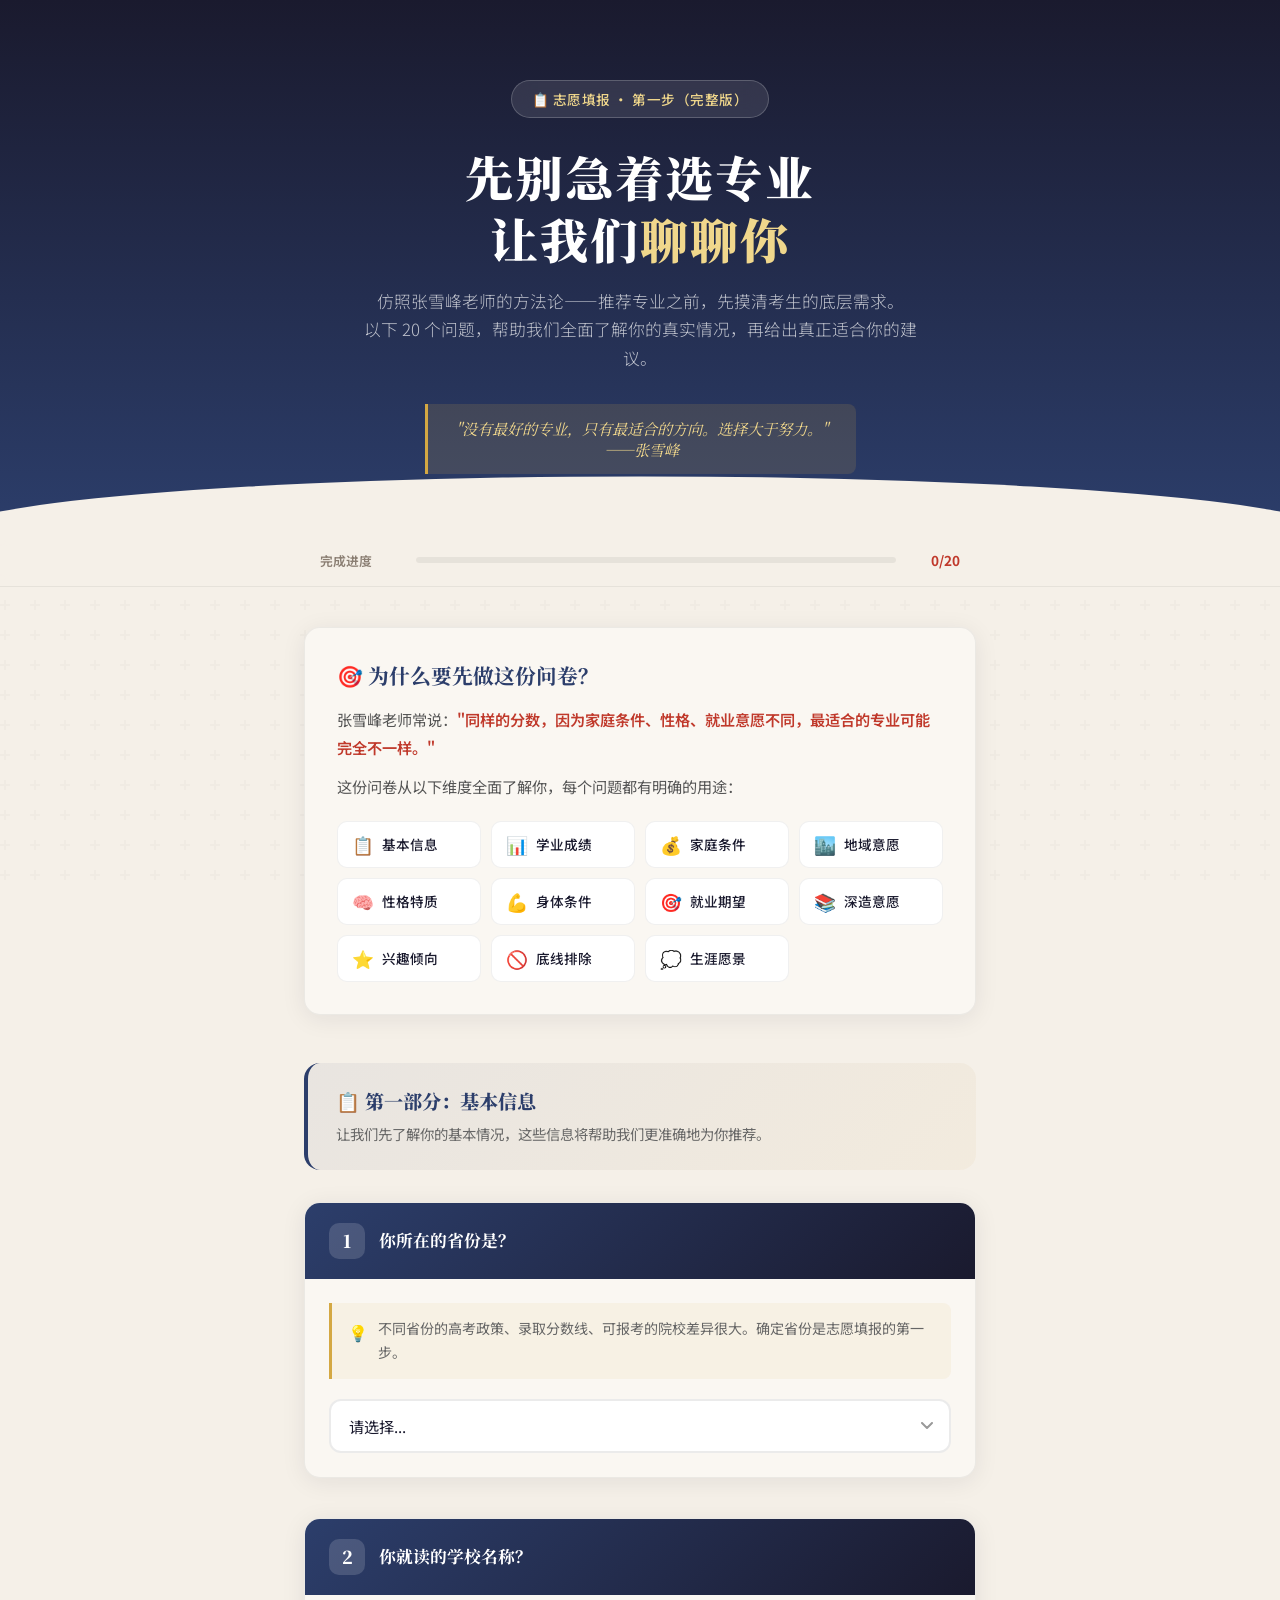
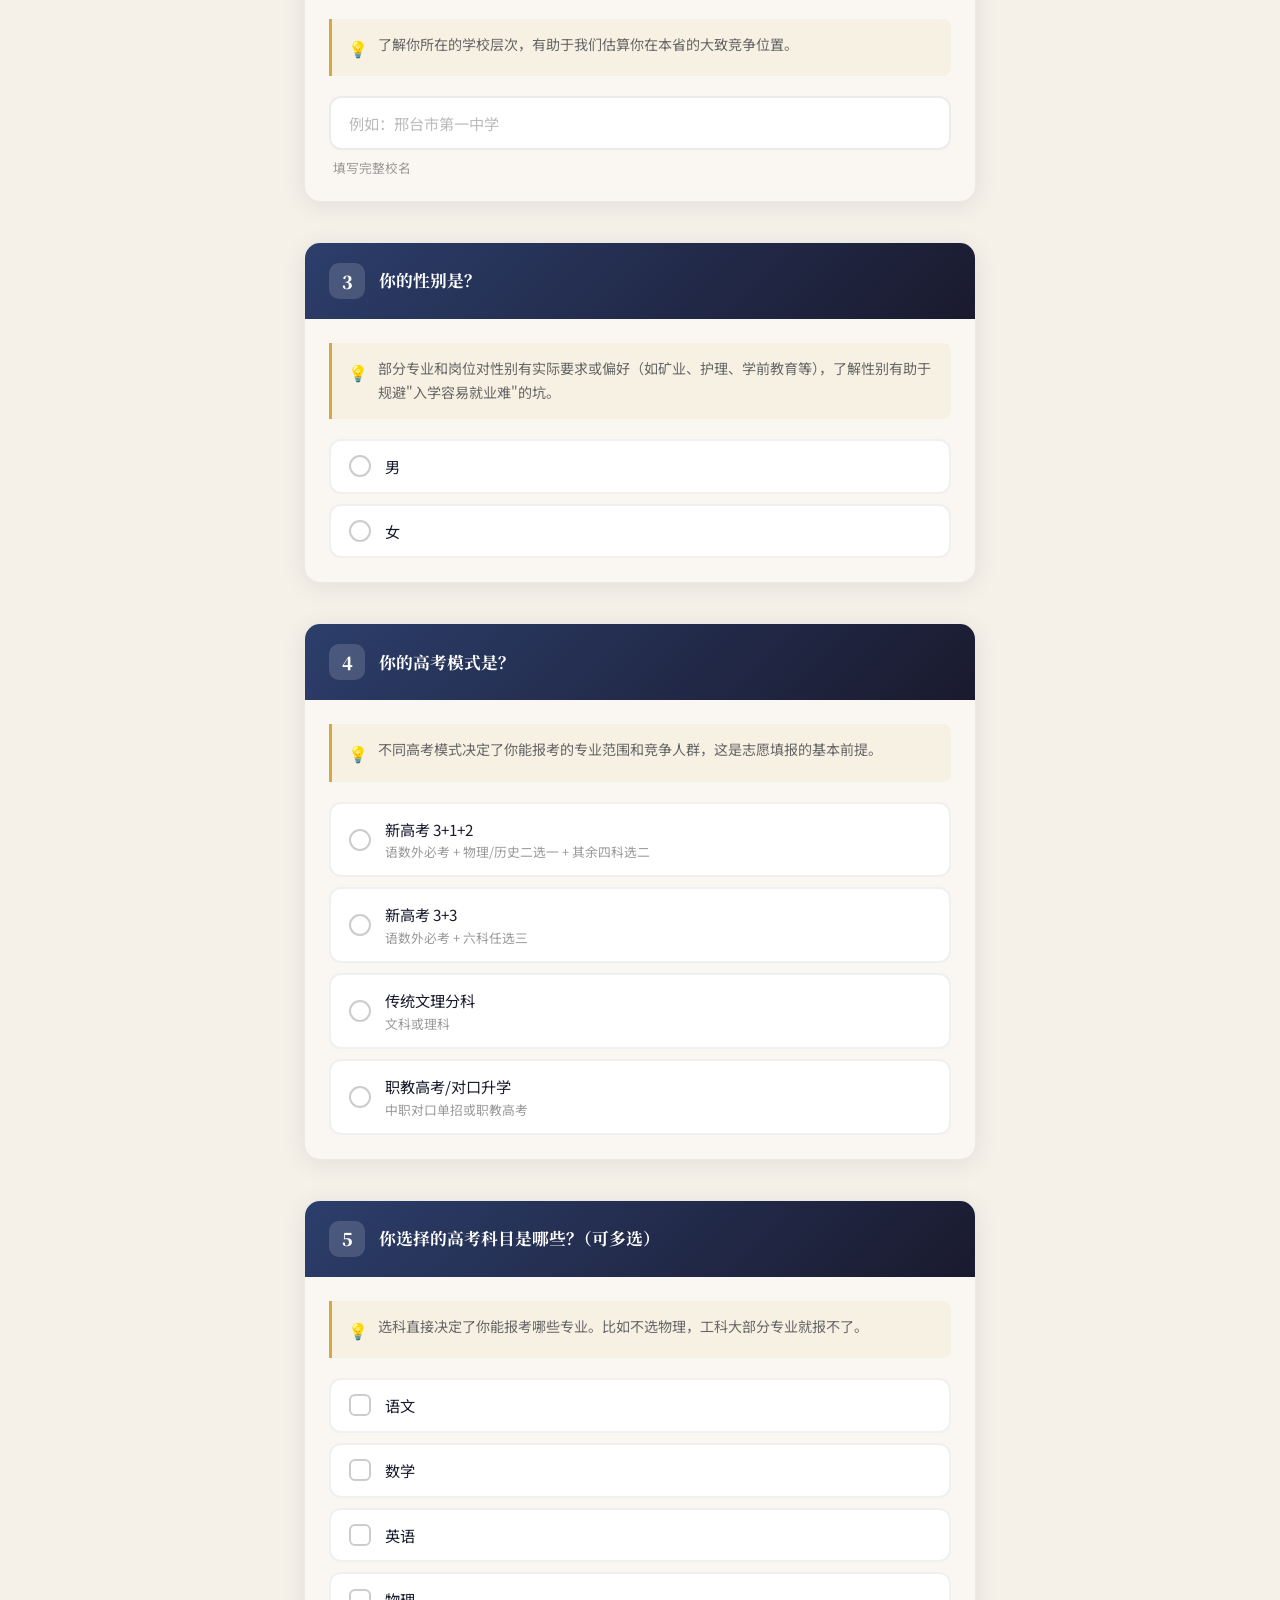
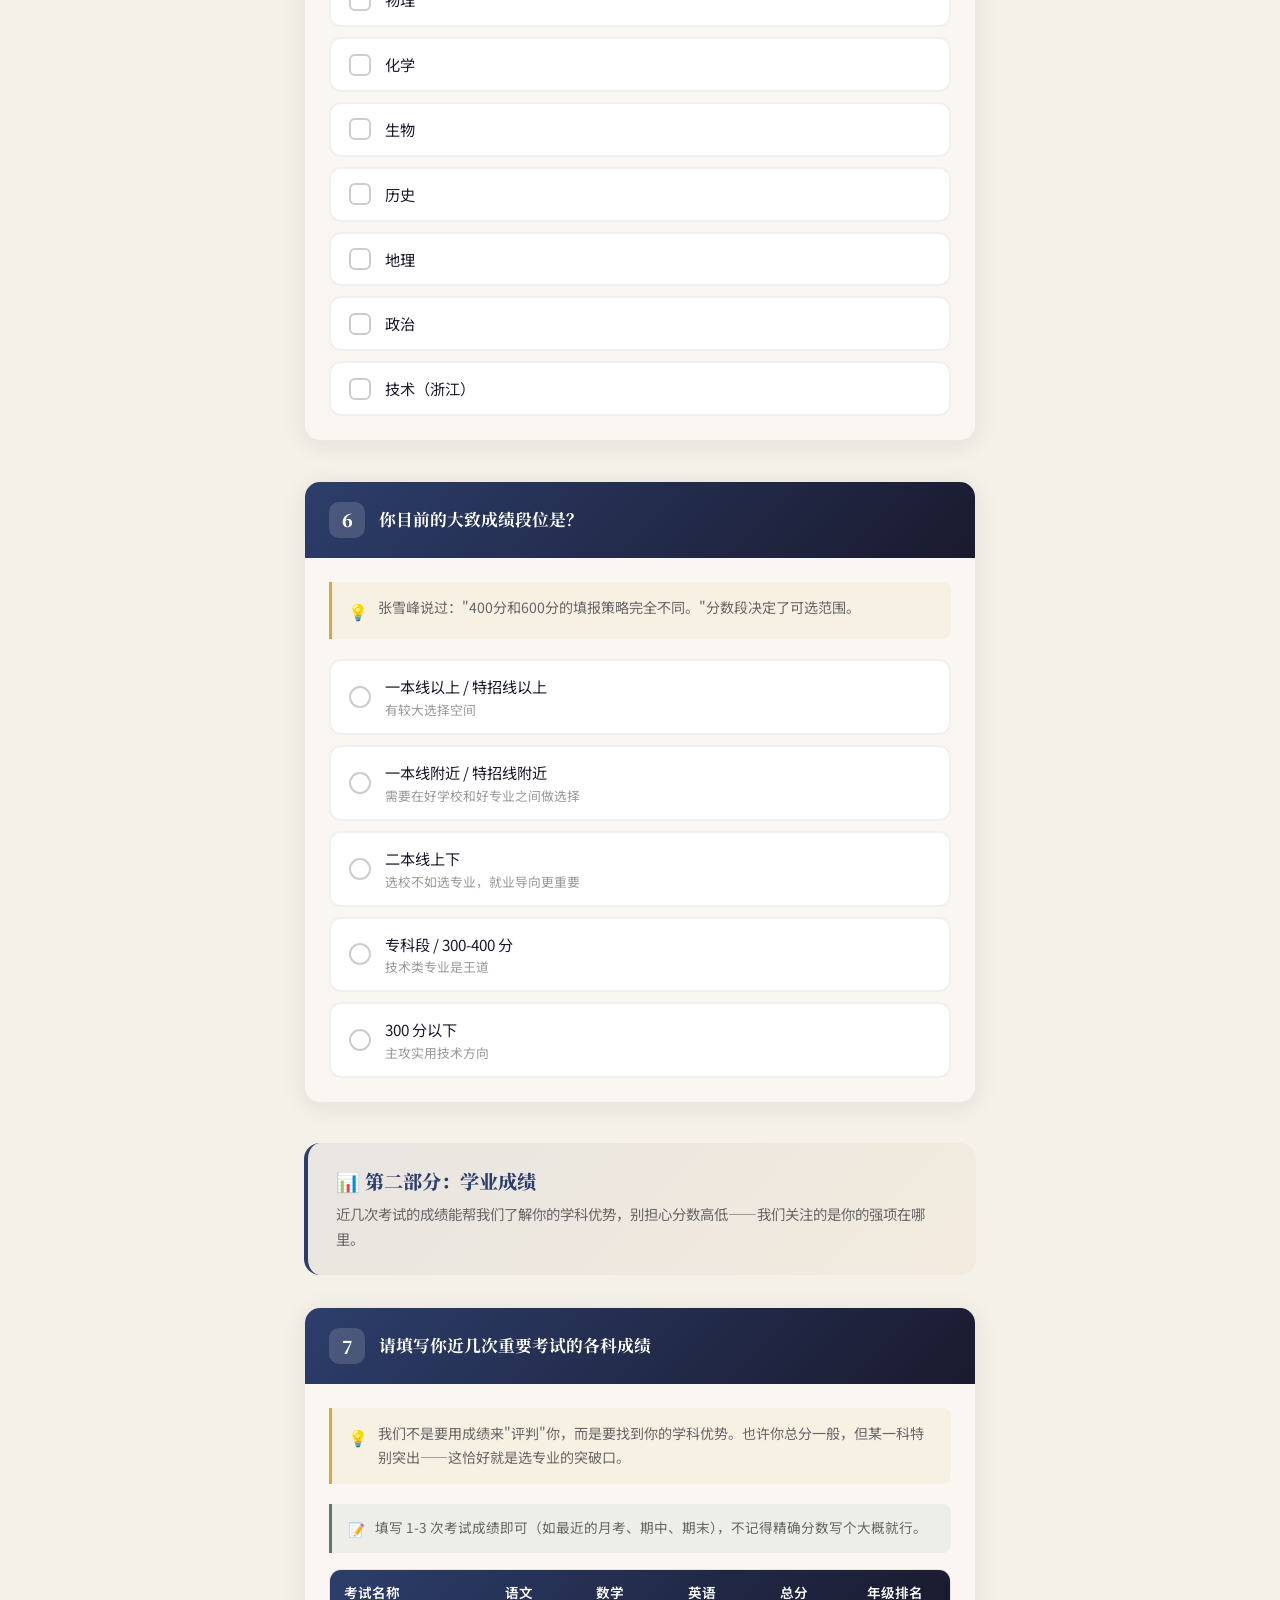
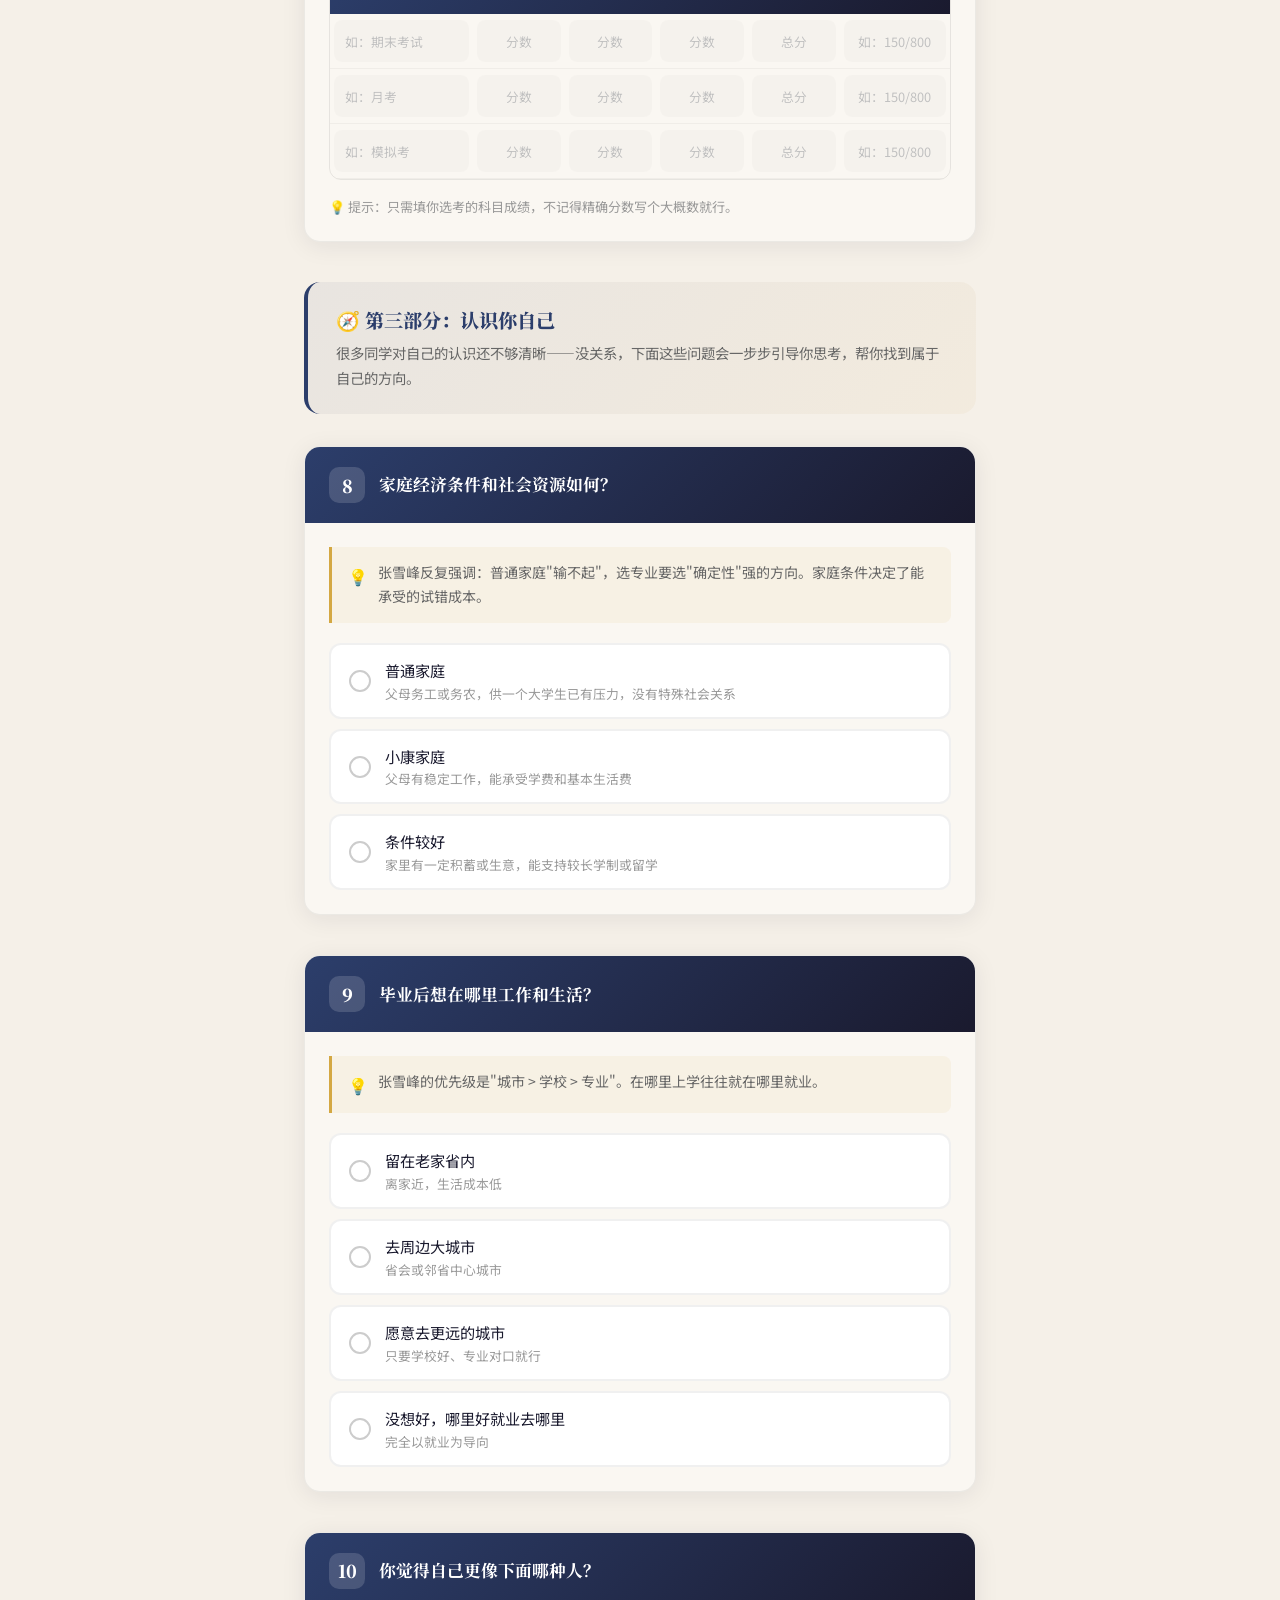
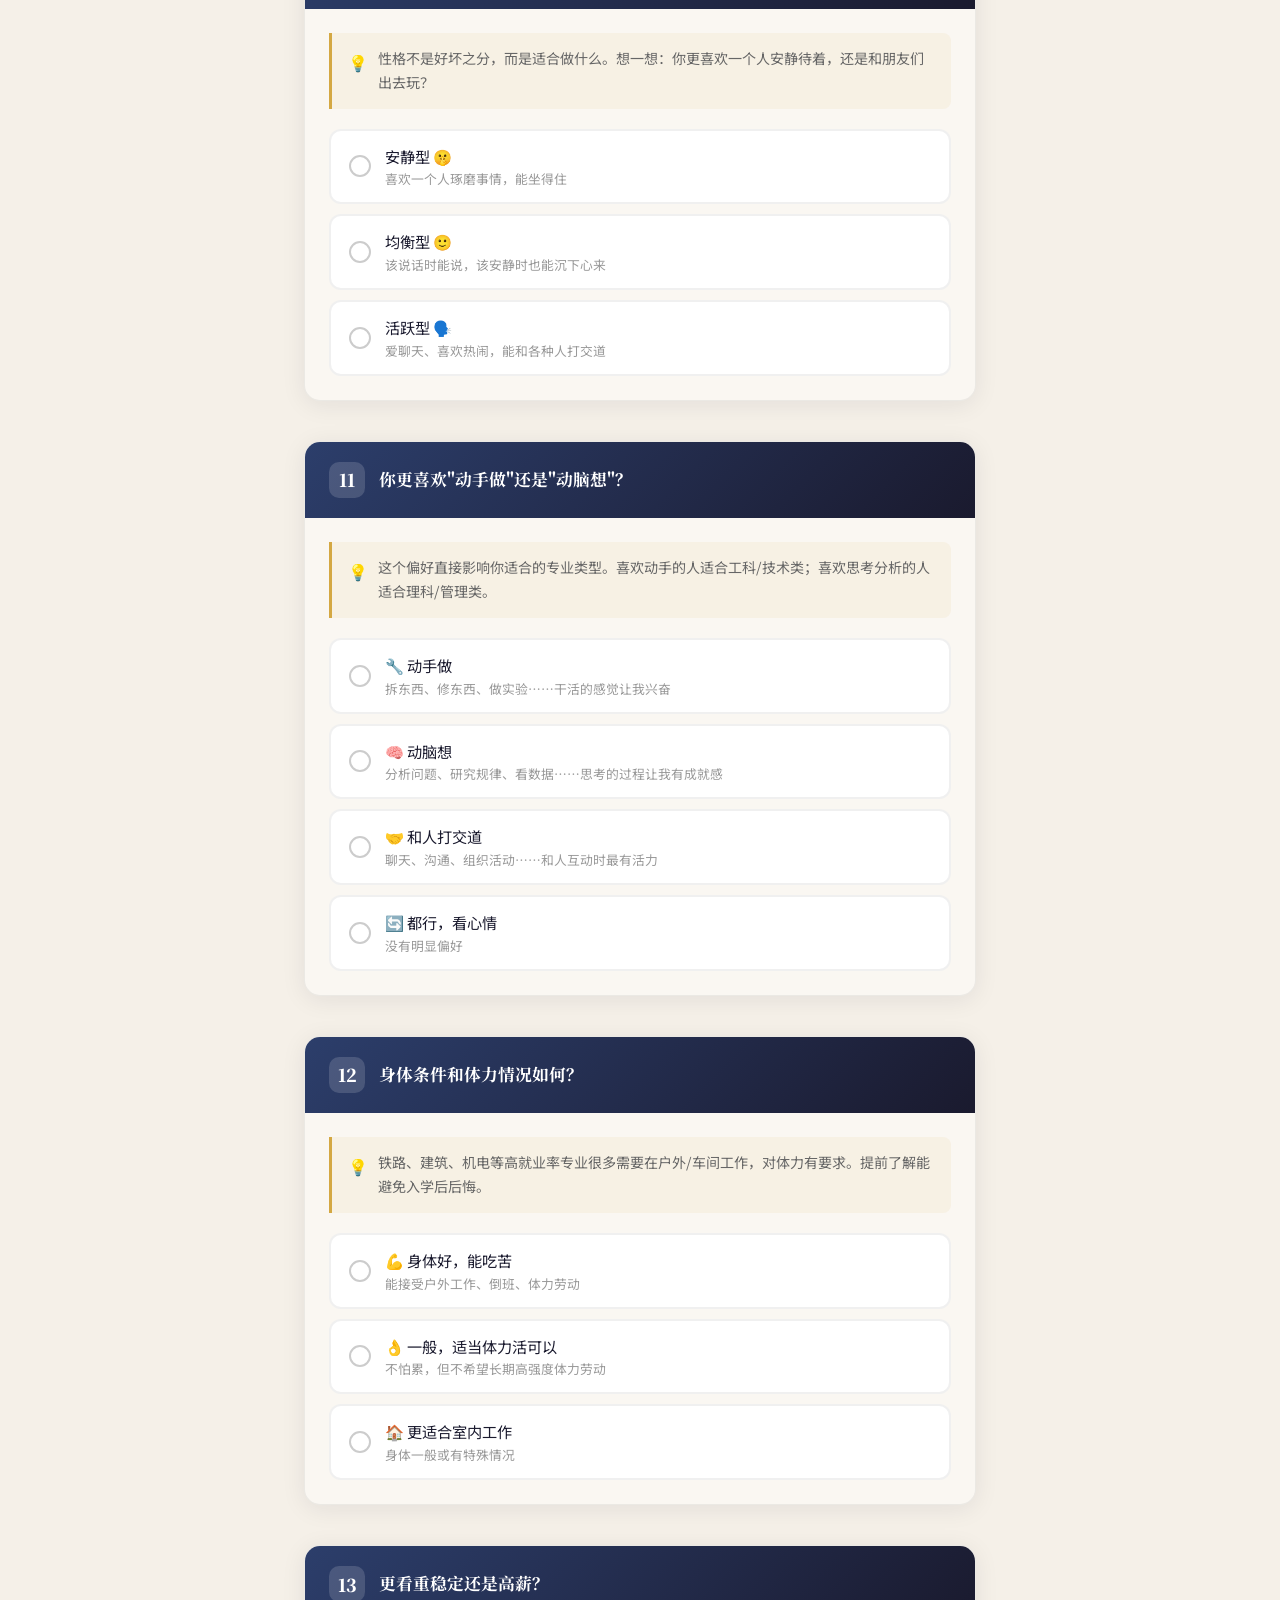
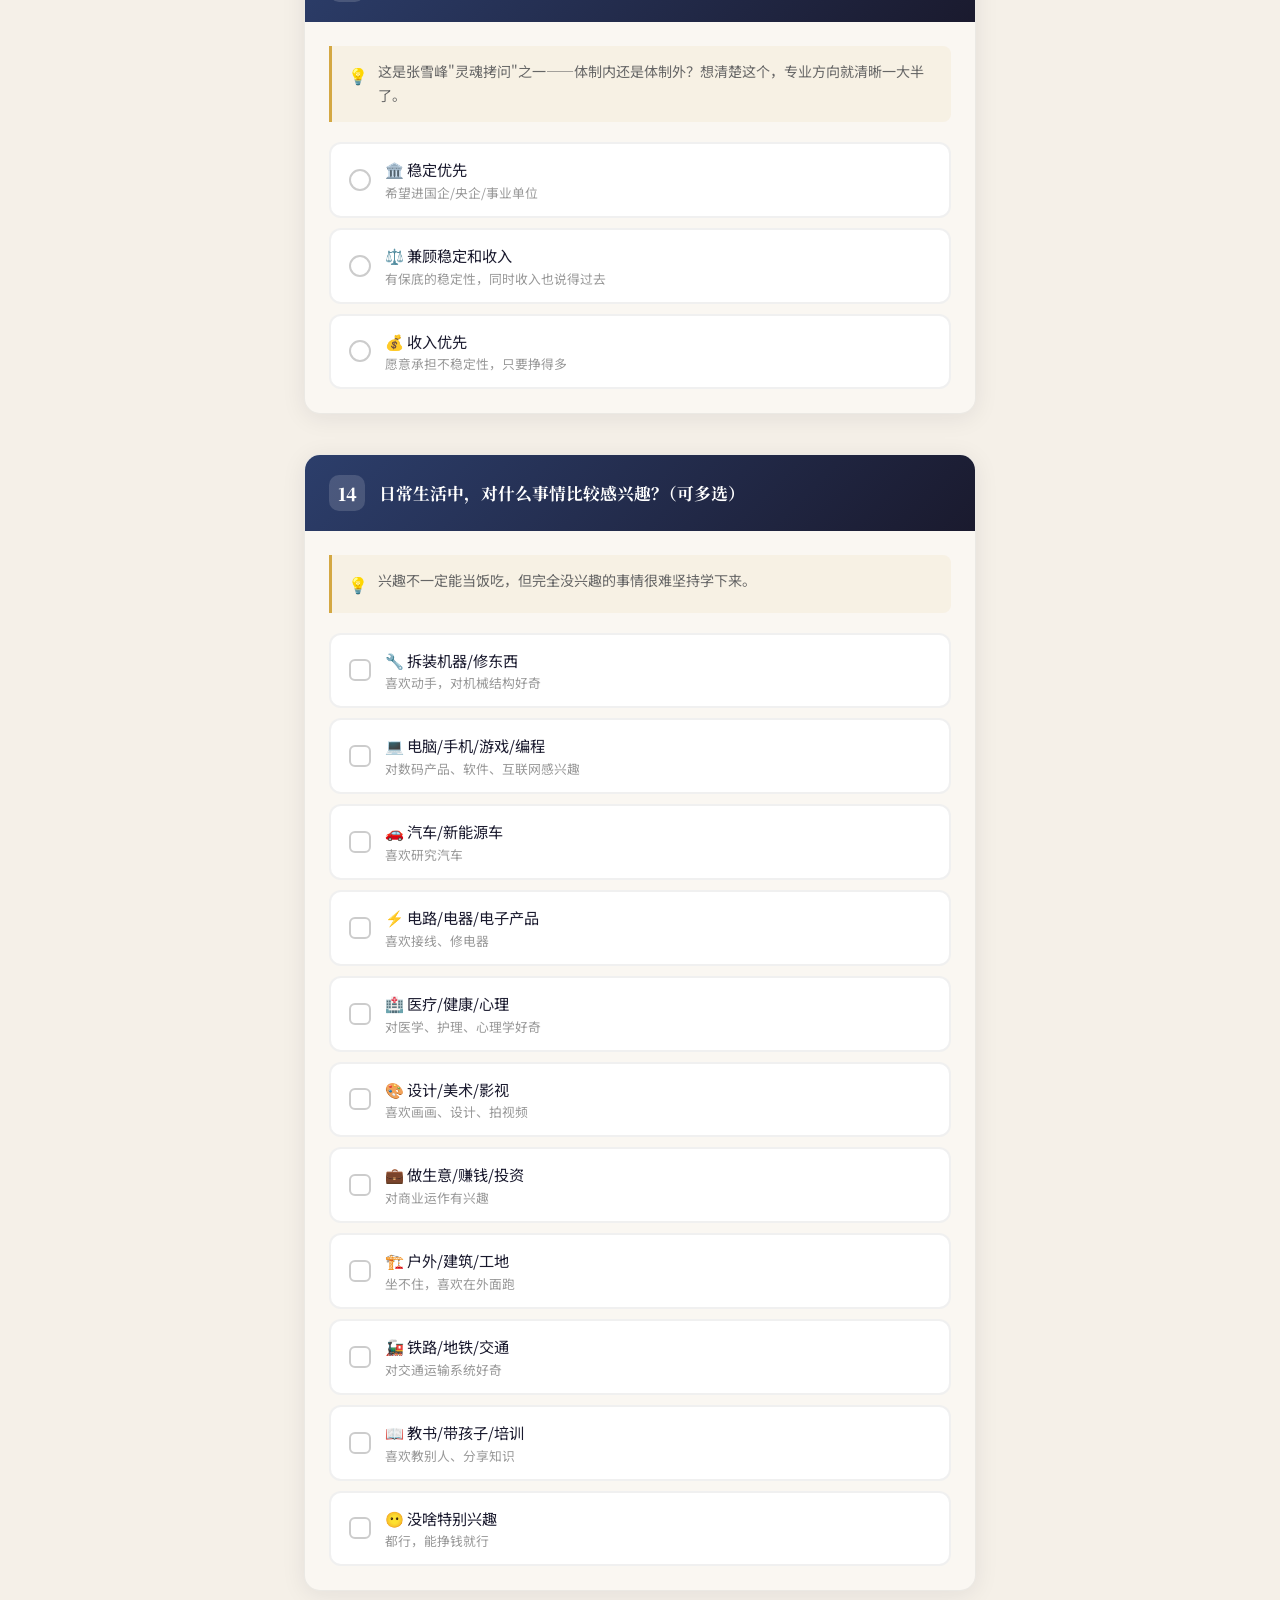
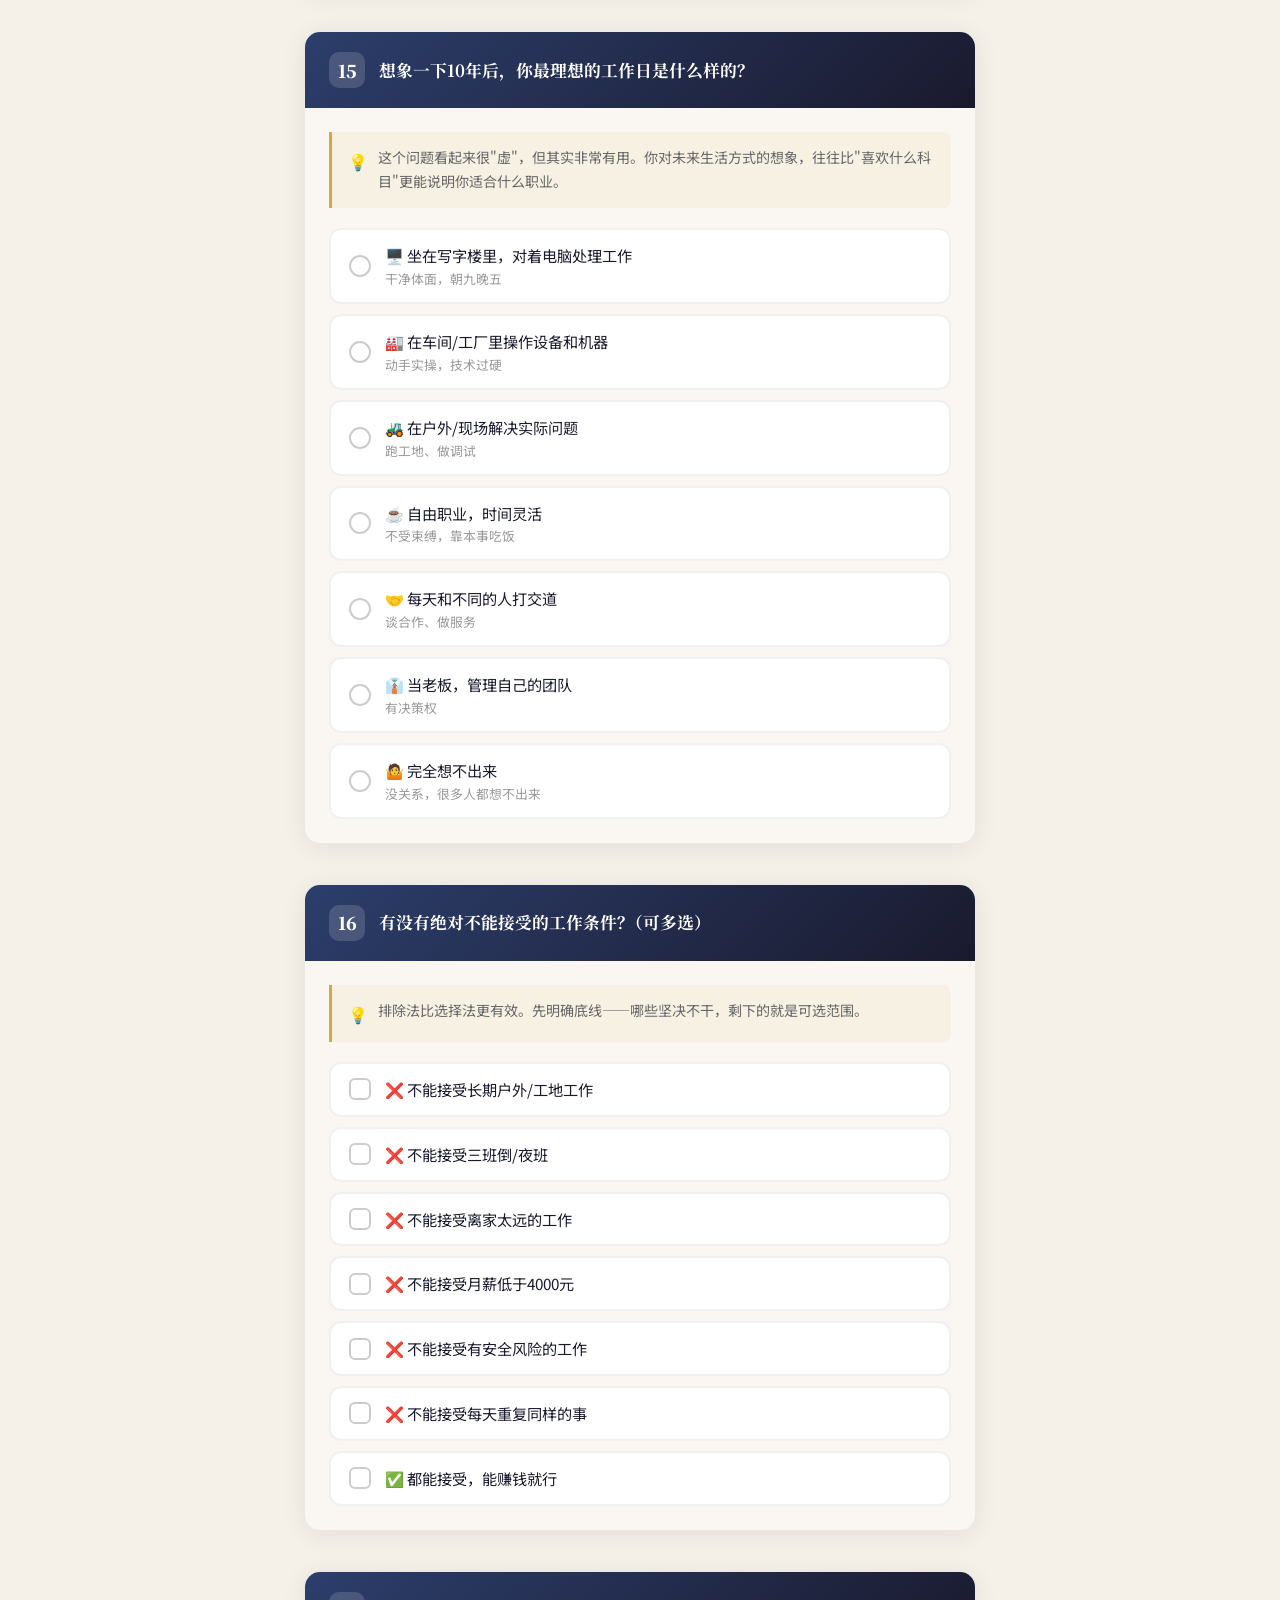
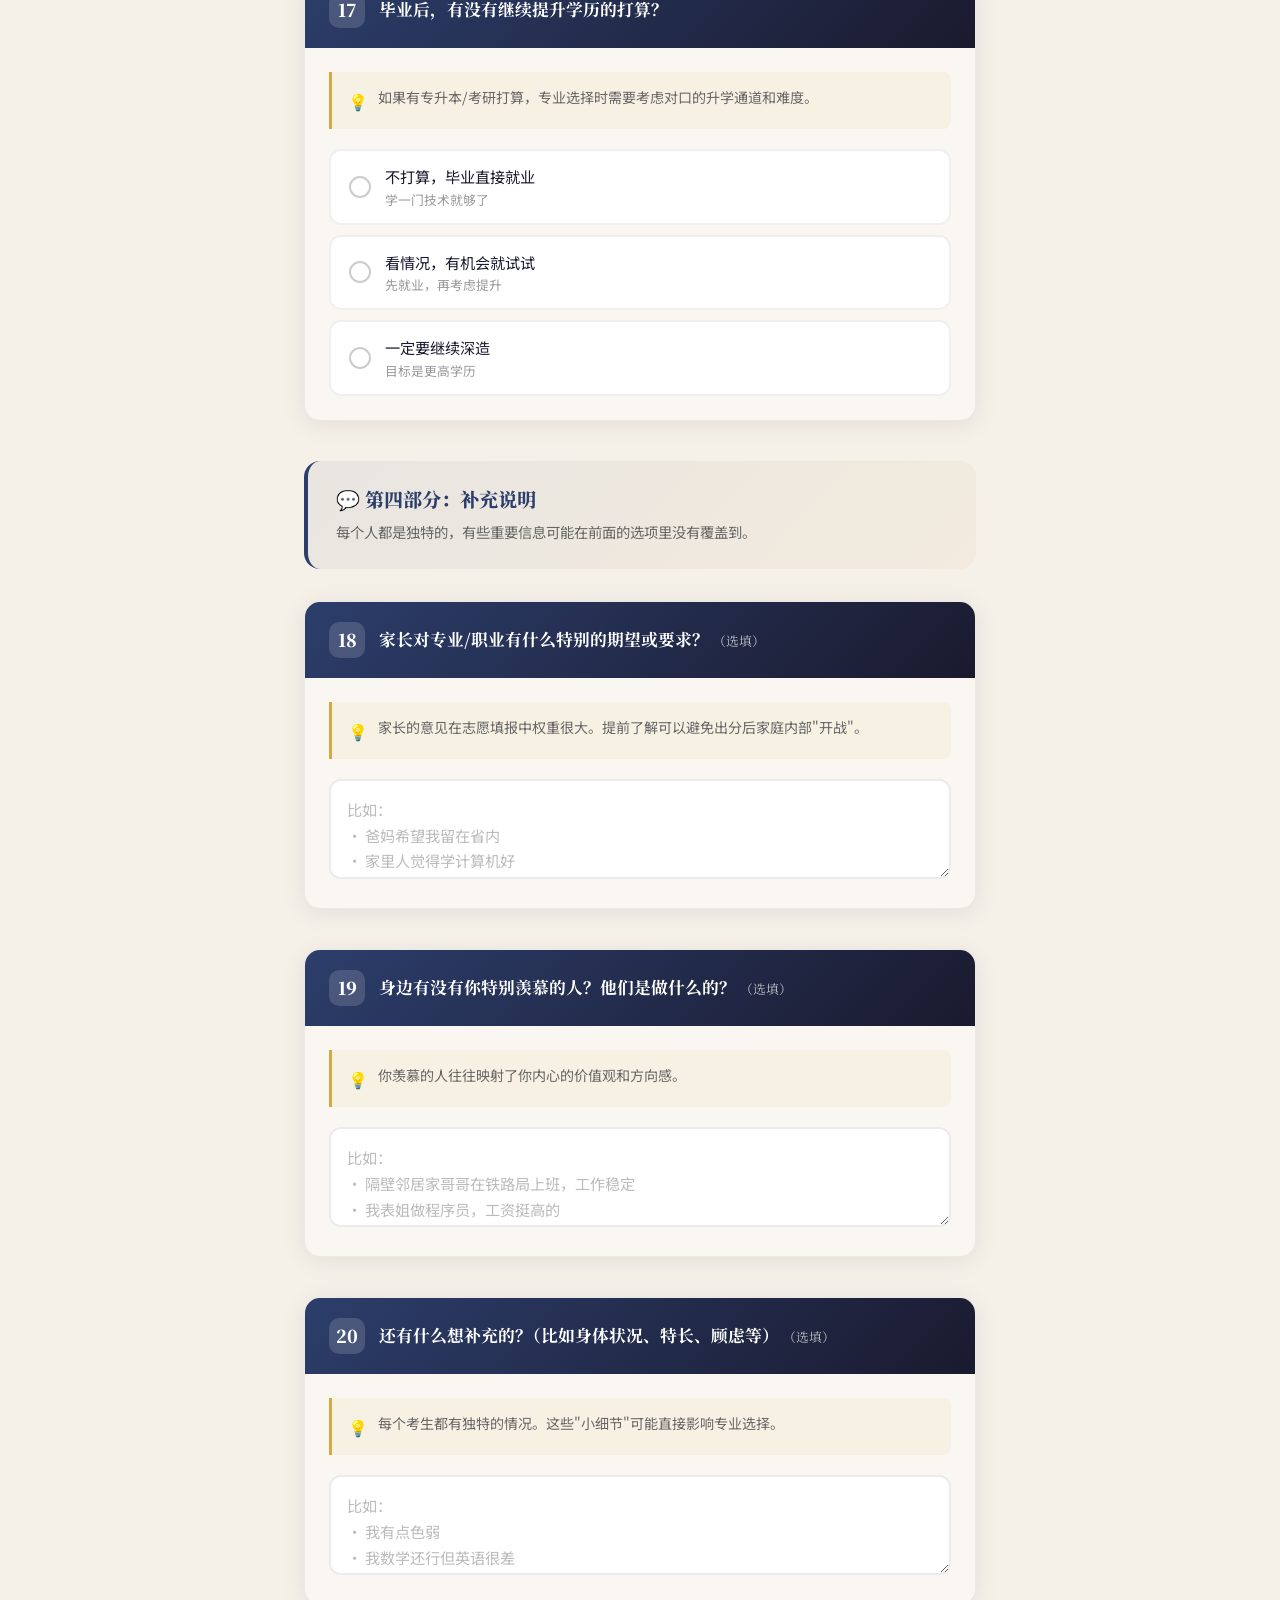
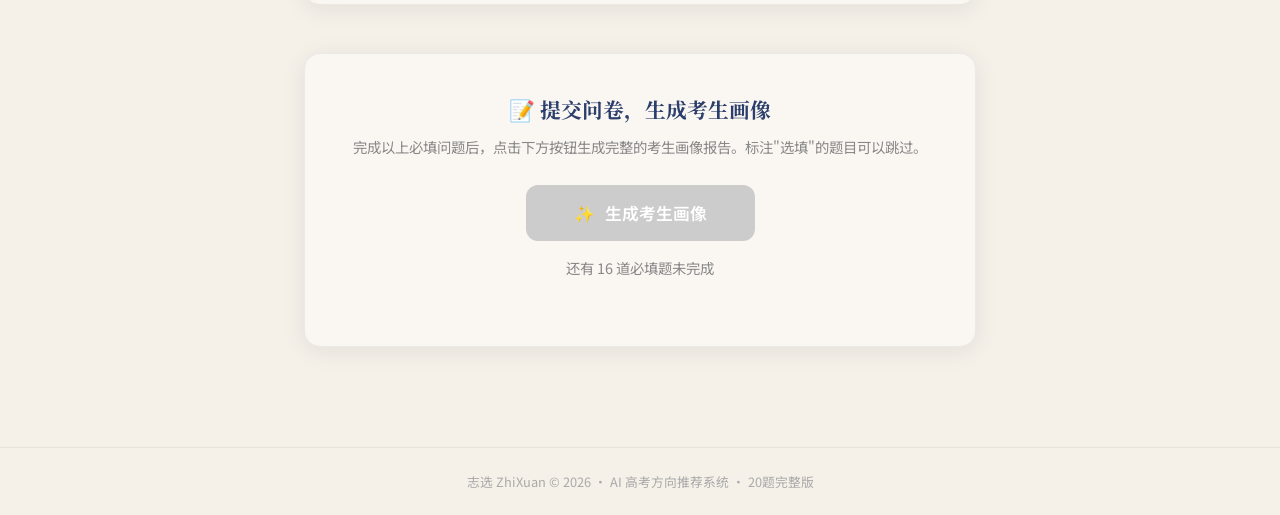
<file: questionnaire-v2.html>
<!DOCTYPE html>
<html lang="zh-CN">
<head>
<meta charset="UTF-8">
<meta name="viewport" content="width=device-width, initial-scale=1.0">
<title>高考志愿摸底问卷 V2 · 张雪峰方法论 · 20题完整版</title>
<link rel="preconnect" href="https://fonts.googleapis.com">
<link rel="preconnect" href="https://fonts.gstatic.com" crossorigin>
<link href="https://fonts.googleapis.com/css2?family=Noto+Serif+SC:wght@400;600;700;900&family=Noto+Sans+SC:wght@300;400;500;600;700&display=swap" rel="stylesheet">
<style>
:root {
  --ink: #1a1a2e;
  --paper: #f5f0e8;
  --accent: #c0392b;
  --accent-light: #e74c3c;
  --gold: #d4a843;
  --gold-light: #f0d78c;
  --sage: #5d7a64;
  --sage-light: #8fb396;
  --blue-ink: #2c3e6b;
  --warm-gray: #8a7e72;
  --card-bg: #faf7f2;
  --shadow: rgba(26, 26, 46, 0.08);
  --shadow-deep: rgba(26, 26, 46, 0.15);
}

* { margin: 0; padding: 0; box-sizing: border-box; }

html { scroll-behavior: smooth; font-size: 16px; }

body {
  font-family: 'Noto Sans SC', sans-serif;
  background: var(--paper);
  color: var(--ink);
  min-height: 100vh;
  overflow-x: hidden;
}

body::before {
  content: '';
  position: fixed;
  inset: 0;
  background-image: url("data:image/svg+xml,%3Csvg width='60' height='60' viewBox='0 0 60 60' xmlns='http://www.w3.org/2000/svg'%3E%3Cg fill='none' fill-rule='evenodd'%3E%3Cg fill='%23000000' fill-opacity='0.02'%3E%3Cpath d='M36 34v-4h-2v4h-4v2h4v4h2v-4h4v-2h-4zm0-30V0h-2v4h-4v2h4v4h2V6h4V4h-4zM6 34v-4H4v4H0v2h4v4h2v-4h4v-2H6zM6 4V0H4v4H0v2h4v4h2V6h4V4H6z'/%3E%3C/g%3E%3C/g%3E%3C/svg%3E");
  pointer-events: none;
  z-index: 0;
}

/* ===== Hero ===== */
.hero {
  position: relative;
  padding: 80px 24px 60px;
  text-align: center;
  background: linear-gradient(180deg, #1a1a2e 0%, #2c3e6b 100%);
  color: #fff;
  overflow: hidden;
}
.hero::after {
  content: '';
  position: absolute;
  bottom: -2px;
  left: 0; right: 0;
  height: 60px;
  background: var(--paper);
  clip-path: ellipse(55% 100% at 50% 100%);
}
.hero-badge {
  display: inline-flex;
  align-items: center;
  gap: 8px;
  padding: 8px 20px;
  background: rgba(255,255,255,0.1);
  border: 1px solid rgba(255,255,255,0.2);
  border-radius: 100px;
  font-size: 0.85rem;
  font-weight: 500;
  letter-spacing: 0.5px;
  color: var(--gold-light);
  margin-bottom: 28px;
  backdrop-filter: blur(10px);
}
.hero h1 {
  font-family: 'Noto Serif SC', serif;
  font-size: clamp(2rem, 5vw, 3rem);
  font-weight: 900;
  line-height: 1.3;
  margin-bottom: 16px;
  letter-spacing: 2px;
}
.hero h1 span { color: var(--gold-light); }
.hero-sub {
  font-size: 1.05rem;
  color: rgba(255,255,255,0.7);
  max-width: 560px;
  margin: 0 auto 32px;
  line-height: 1.7;
  font-weight: 300;
}
.hero-quote {
  display: inline-block;
  padding: 14px 28px;
  background: rgba(212, 168, 67, 0.15);
  border-left: 3px solid var(--gold);
  border-radius: 0 8px 8px 0;
  font-family: 'Noto Serif SC', serif;
  font-size: 0.95rem;
  color: var(--gold-light);
  font-style: italic;
  max-width: 480px;
}

/* ===== Progress ===== */
.progress-wrap {
  position: sticky;
  top: 0;
  z-index: 100;
  background: rgba(245, 240, 232, 0.95);
  backdrop-filter: blur(12px);
  border-bottom: 1px solid rgba(0,0,0,0.06);
  padding: 16px 24px;
  transition: box-shadow 0.3s;
}
.progress-wrap.scrolled { box-shadow: 0 2px 20px var(--shadow); }
.progress-inner {
  max-width: 640px;
  margin: 0 auto;
  display: flex;
  align-items: center;
  gap: 16px;
}
.progress-label {
  font-size: 0.8rem;
  font-weight: 600;
  color: var(--warm-gray);
  white-space: nowrap;
  min-width: 80px;
}
.progress-bar {
  flex: 1;
  height: 6px;
  background: rgba(0,0,0,0.06);
  border-radius: 10px;
  overflow: hidden;
}
.progress-fill {
  height: 100%;
  width: 0%;
  background: linear-gradient(90deg, var(--accent), var(--gold));
  border-radius: 10px;
  transition: width 0.6s cubic-bezier(0.22, 1, 0.36, 1);
}
.progress-count {
  font-size: 0.85rem;
  font-weight: 700;
  color: var(--accent);
  font-variant-numeric: tabular-nums;
  min-width: 48px;
  text-align: right;
}

/* ===== Main ===== */
.main {
  position: relative;
  z-index: 1;
  max-width: 720px;
  margin: 0 auto;
  padding: 40px 24px 100px;
}

/* ===== Intro Card ===== */
.intro-card {
  background: var(--card-bg);
  border: 1px solid rgba(0,0,0,0.06);
  border-radius: 16px;
  padding: 32px;
  margin-bottom: 48px;
  box-shadow: 0 4px 24px var(--shadow);
}
.intro-card h2 {
  font-family: 'Noto Serif SC', serif;
  font-size: 1.3rem;
  font-weight: 700;
  margin-bottom: 16px;
  color: var(--blue-ink);
}
.intro-card p {
  font-size: 0.95rem;
  line-height: 1.8;
  color: #555;
  margin-bottom: 12px;
}
.intro-card .highlight { color: var(--accent); font-weight: 600; }
.intro-dimensions {
  display: grid;
  grid-template-columns: repeat(auto-fit, minmax(120px, 1fr));
  gap: 10px;
  margin-top: 20px;
}
.dim-tag {
  display: flex;
  align-items: center;
  gap: 8px;
  padding: 10px 14px;
  background: white;
  border: 1px solid rgba(0,0,0,0.06);
  border-radius: 10px;
  font-size: 0.85rem;
  font-weight: 500;
  color: var(--ink);
}
.dim-tag .icon { font-size: 1.1rem; }

/* ===== Section Header ===== */
.section-block { margin-bottom: 16px; }
.section-header {
  margin-bottom: 32px;
  padding: 24px 28px;
  background: linear-gradient(135deg, rgba(44, 62, 107, 0.06) 0%, rgba(212, 168, 67, 0.06) 100%);
  border-radius: 16px;
  border-left: 4px solid var(--blue-ink);
}
.section-header h2 {
  font-family: 'Noto Serif SC', serif;
  font-size: 1.2rem;
  font-weight: 800;
  color: var(--blue-ink);
  margin-bottom: 8px;
}
.section-header p {
  font-size: 0.9rem;
  line-height: 1.7;
  color: #666;
  margin: 0;
}

/* ===== Question card ===== */
.q-section {
  margin-bottom: 40px;
  opacity: 0;
  transform: translateY(30px);
  animation: fadeUp 0.6s ease forwards;
}
@keyframes fadeUp { to { opacity: 1; transform: translateY(0); } }
.q-card {
  background: var(--card-bg);
  border: 1px solid rgba(0,0,0,0.06);
  border-radius: 16px;
  overflow: hidden;
  box-shadow: 0 4px 24px var(--shadow);
  transition: box-shadow 0.3s, border-color 0.3s;
}
.q-card:hover { box-shadow: 0 8px 32px var(--shadow-deep); }
.q-card.answered { border-color: var(--sage-light); }
.q-card.answered .q-header { background: linear-gradient(135deg, #5d7a64 0%, #4a6b52 100%); }
.q-header {
  display: flex;
  align-items: center;
  gap: 14px;
  padding: 20px 24px;
  background: linear-gradient(135deg, var(--blue-ink) 0%, #1a1a2e 100%);
  color: #fff;
  transition: background 0.4s;
}
.q-num {
  display: flex;
  align-items: center;
  justify-content: center;
  width: 36px; height: 36px;
  background: rgba(255,255,255,0.15);
  border-radius: 10px;
  font-family: 'Noto Serif SC', serif;
  font-weight: 900;
  font-size: 1.1rem;
  flex-shrink: 0;
}
.q-title {
  font-family: 'Noto Serif SC', serif;
  font-size: 1.05rem;
  font-weight: 700;
  line-height: 1.4;
  flex: 1;
}
.q-optional {
  font-size: 0.8rem;
  font-weight: 400;
  opacity: 0.7;
}
.q-check-icon {
  width: 28px; height: 28px;
  border-radius: 50%;
  background: rgba(255,255,255,0.2);
  display: flex;
  align-items: center;
  justify-content: center;
  font-size: 0.85rem;
  opacity: 0;
  transition: opacity 0.3s;
}
.q-card.answered .q-check-icon { opacity: 1; background: rgba(255,255,255,0.3); }
.q-body { padding: 24px; }
.q-why {
  display: flex;
  align-items: flex-start;
  gap: 10px;
  padding: 14px 16px;
  background: rgba(212, 168, 67, 0.08);
  border-left: 3px solid var(--gold);
  border-radius: 0 8px 8px 0;
  margin-bottom: 20px;
  font-size: 0.88rem;
  line-height: 1.7;
  color: #666;
}
.q-why .why-icon { font-size: 1rem; flex-shrink: 0; margin-top: 2px; }

/* ===== Options ===== */
.options { display: flex; flex-direction: column; gap: 10px; }
.option {
  position: relative;
  display: flex;
  align-items: center;
  gap: 14px;
  padding: 14px 18px;
  background: white;
  border: 2px solid rgba(0,0,0,0.06);
  border-radius: 12px;
  cursor: pointer;
  transition: all 0.25s;
  user-select: none;
}
.option:hover { border-color: var(--blue-ink); background: rgba(44, 62, 107, 0.03); transform: translateX(4px); }
.option.selected { border-color: var(--accent); background: rgba(192, 57, 43, 0.04); }
.option-radio {
  width: 22px; height: 22px;
  border-radius: 50%;
  border: 2px solid #ccc;
  display: flex;
  align-items: center;
  justify-content: center;
  flex-shrink: 0;
  transition: all 0.25s;
}
.option.selected .option-radio { border-color: var(--accent); background: var(--accent); }
.option.selected .option-radio::after { content: ''; width: 8px; height: 8px; border-radius: 50%; background: white; }
.option-checkbox {
  width: 22px; height: 22px;
  border-radius: 6px;
  border: 2px solid #ccc;
  display: flex;
  align-items: center;
  justify-content: center;
  flex-shrink: 0;
  transition: all 0.25s;
  font-size: 0.75rem;
  color: transparent;
}
.option.selected .option-checkbox { border-color: var(--accent); background: var(--accent); color: white; }
.option-text { font-size: 0.95rem; line-height: 1.5; color: var(--ink); }
.option-desc { font-size: 0.8rem; color: #999; margin-top: 2px; }

/* ===== Textarea ===== */
.text-input {
  width: 100%;
  min-height: 100px;
  padding: 16px;
  border: 2px solid rgba(0,0,0,0.08);
  border-radius: 12px;
  font-family: 'Noto Sans SC', sans-serif;
  font-size: 0.95rem;
  line-height: 1.7;
  color: var(--ink);
  background: white;
  resize: vertical;
  transition: border-color 0.3s;
  outline: none;
  box-sizing: border-box;
}
.text-input:focus { border-color: var(--blue-ink); }
.text-input::placeholder { color: #bbb; }

/* ===== Short Input ===== */
.input-wrap { display: flex; flex-direction: column; gap: 8px; }
.short-input {
  width: 100%;
  padding: 14px 18px;
  border: 2px solid rgba(0,0,0,0.08);
  border-radius: 12px;
  font-family: 'Noto Sans SC', sans-serif;
  font-size: 0.95rem;
  color: var(--ink);
  background: white;
  transition: border-color 0.3s;
  outline: none;
  box-sizing: border-box;
}
.short-input:focus { border-color: var(--blue-ink); }
.short-input::placeholder { color: #bbb; }
.input-hint { font-size: 0.8rem; color: #999; padding-left: 4px; }

/* ===== Select ===== */
.select-wrap { position: relative; }
.custom-select {
  width: 100%;
  padding: 14px 44px 14px 18px;
  border: 2px solid rgba(0,0,0,0.08);
  border-radius: 12px;
  font-family: 'Noto Sans SC', sans-serif;
  font-size: 0.95rem;
  color: var(--ink);
  background: white;
  appearance: none;
  -webkit-appearance: none;
  cursor: pointer;
  transition: border-color 0.3s;
  outline: none;
  background-image: url("data:image/svg+xml,%3Csvg xmlns='http://www.w3.org/2000/svg' width='12' height='8' viewBox='0 0 12 8'%3E%3Cpath d='M1 1l5 5 5-5' stroke='%23999' stroke-width='2' fill='none' stroke-linecap='round' stroke-linejoin='round'/%3E%3C/svg%3E");
  background-repeat: no-repeat;
  background-position: right 16px center;
}
.custom-select:focus { border-color: var(--blue-ink); }

/* ===== Score Table ===== */
.score-table-wrap { display: flex; flex-direction: column; gap: 16px; }
.table-guide {
  display: flex;
  align-items: flex-start;
  gap: 10px;
  padding: 12px 16px;
  background: rgba(93, 122, 100, 0.08);
  border-left: 3px solid var(--sage);
  border-radius: 0 8px 8px 0;
  font-size: 0.85rem;
  line-height: 1.7;
  color: #666;
}
.table-guide .guide-icon { flex-shrink: 0; margin-top: 2px; }
.score-table-scroll {
  overflow-x: auto;
  -webkit-overflow-scrolling: touch;
  border-radius: 12px;
  border: 1px solid rgba(0,0,0,0.08);
}
.score-table {
  width: 100%;
  min-width: 600px;
  border-collapse: collapse;
  font-size: 0.9rem;
}
.score-table thead {
  background: linear-gradient(135deg, var(--blue-ink) 0%, #1a1a2e 100%);
  color: white;
}
.score-table th {
  padding: 12px 8px;
  font-weight: 600;
  font-size: 0.85rem;
  text-align: center;
  white-space: nowrap;
}
.score-table th.th-exam { min-width: 120px; text-align: left; padding-left: 14px; }
.score-table td {
  padding: 6px 4px;
  border-bottom: 1px solid rgba(0,0,0,0.04);
}
.score-table tbody tr:hover { background: rgba(44, 62, 107, 0.02); }
.score-input {
  width: 100%;
  padding: 10px 8px;
  border: 1px solid transparent;
  border-radius: 8px;
  font-family: 'Noto Sans SC', sans-serif;
  font-size: 0.88rem;
  color: var(--ink);
  background: rgba(0,0,0,0.02);
  text-align: center;
  transition: all 0.2s;
  outline: none;
  box-sizing: border-box;
}
.score-input.exam-name-input { text-align: left; padding-left: 10px; }
.score-input:focus { border-color: var(--blue-ink); background: white; box-shadow: 0 0 0 3px rgba(44, 62, 107, 0.1); }
.score-input::placeholder { color: #c0c0c0; font-size: 0.8rem; }
.score-note { font-size: 0.82rem; color: #999; line-height: 1.6; }

/* ===== Submit ===== */
.submit-area {
  margin-top: 48px;
  text-align: center;
  padding: 40px 24px;
  background: var(--card-bg);
  border: 1px solid rgba(0,0,0,0.06);
  border-radius: 16px;
  box-shadow: 0 4px 24px var(--shadow);
}
.submit-area h3 {
  font-family: 'Noto Serif SC', serif;
  font-size: 1.3rem;
  font-weight: 700;
  color: var(--blue-ink);
  margin-bottom: 12px;
}
.submit-area p { font-size: 0.9rem; color: #888; margin-bottom: 28px; }
.submit-hint { margin-top: 16px; font-size: 0.8rem; color: #aaa; }
.btn-submit {
  display: inline-flex;
  align-items: center;
  gap: 10px;
  padding: 16px 48px;
  background: linear-gradient(135deg, var(--accent) 0%, #a93226 100%);
  color: white;
  border: none;
  border-radius: 12px;
  font-family: 'Noto Sans SC', sans-serif;
  font-size: 1.05rem;
  font-weight: 600;
  cursor: pointer;
  transition: all 0.3s;
  box-shadow: 0 4px 16px rgba(192, 57, 43, 0.3);
}
.btn-submit:hover:not(:disabled) { transform: translateY(-2px); box-shadow: 0 8px 24px rgba(192, 57, 43, 0.4); }
.btn-submit:disabled { background: #ccc; box-shadow: none; cursor: not-allowed; transform: none; }
.btn-copy {
  display: inline-flex;
  align-items: center;
  gap: 8px;
  padding: 12px 32px;
  background: white;
  color: var(--blue-ink);
  border: 2px solid var(--blue-ink);
  border-radius: 12px;
  font-family: 'Noto Sans SC', sans-serif;
  font-size: 0.95rem;
  font-weight: 600;
  cursor: pointer;
  transition: all 0.3s;
  margin-left: 12px;
}
.btn-copy:hover { background: var(--blue-ink); color: white; }

/* ===== Result ===== */
.result-area {
  display: none;
  margin-top: 48px;
  padding: 32px;
  background: var(--card-bg);
  border: 2px solid var(--sage-light);
  border-radius: 16px;
  box-shadow: 0 4px 24px var(--shadow);
}
.result-area.show { display: block; animation: fadeUp 0.5s ease; }
.result-area h3 {
  font-family: 'Noto Serif SC', serif;
  font-size: 1.2rem;
  font-weight: 700;
  color: var(--sage);
  margin-bottom: 20px;
  display: flex;
  align-items: center;
  gap: 10px;
}
.result-content {
  background: white;
  border: 1px solid rgba(0,0,0,0.06);
  border-radius: 12px;
  padding: 24px;
  font-size: 0.92rem;
  line-height: 1.9;
  color: #444;
  white-space: pre-wrap;
  max-height: 500px;
  overflow-y: auto;
}
.result-actions { margin-top: 20px; display: flex; gap: 12px; flex-wrap: wrap; }

/* ===== Footer ===== */
.site-footer {
  width: 100%;
  padding: 24px 0;
  text-align: center;
  font-size: 0.8rem;
  color: #aaa;
  border-top: 1px solid rgba(0,0,0,0.06);
}

/* ===== Responsive ===== */
@media (max-width: 640px) {
  .hero { padding: 60px 20px 48px; }
  .hero h1 { font-size: 1.8rem; }
  .q-body { padding: 20px; }
  .intro-card { padding: 24px; }
  .intro-dimensions { grid-template-columns: 1fr 1fr; }
  .btn-submit { padding: 14px 36px; font-size: 1rem; }
  .result-actions { flex-direction: column; }
  .btn-copy { margin-left: 0; }
  .section-header { padding: 20px 22px; }
  .section-header h2 { font-size: 1.05rem; }
  .score-table { font-size: 0.8rem; }
  .score-input { padding: 8px 6px; font-size: 0.8rem; }
}

/* staggered */
.q-section:nth-child(1) { animation-delay: 0.05s; }
.q-section:nth-child(2) { animation-delay: 0.1s; }
.q-section:nth-child(3) { animation-delay: 0.15s; }
.q-section:nth-child(4) { animation-delay: 0.2s; }
.q-section:nth-child(5) { animation-delay: 0.25s; }
.q-section:nth-child(6) { animation-delay: 0.3s; }
.q-section:nth-child(7) { animation-delay: 0.35s; }
.q-section:nth-child(8) { animation-delay: 0.4s; }
.q-section:nth-child(9) { animation-delay: 0.45s; }
.q-section:nth-child(10) { animation-delay: 0.5s; }

::-webkit-scrollbar { width: 6px; }
::-webkit-scrollbar-track { background: transparent; }
::-webkit-scrollbar-thumb { background: #ccc; border-radius: 3px; }
</style>
</head>
<body>

<!-- Hero -->
<section class="hero">
  <div class="hero-badge">📋 志愿填报 · 第一步（完整版）</div>
  <h1>先别急着选专业<br>让我们<span>聊聊你</span></h1>
  <p class="hero-sub">
    仿照张雪峰老师的方法论——推荐专业之前，先摸清考生的底层需求。<br>
    以下 20 个问题，帮助我们全面了解你的真实情况，再给出真正适合你的建议。
  </p>
  <div class="hero-quote">
    "没有最好的专业，只有最适合的方向。选择大于努力。"<br>——张雪峰
  </div>
</section>

<!-- Progress -->
<div class="progress-wrap" id="progressWrap">
  <div class="progress-inner">
    <span class="progress-label">完成进度</span>
    <div class="progress-bar"><div class="progress-fill" id="progressFill"></div></div>
    <span class="progress-count" id="progressCount">0/20</span>
  </div>
</div>

<!-- Main -->
<div class="main">

  <!-- Intro -->
  <div class="intro-card">
    <h2>🎯 为什么要先做这份问卷？</h2>
    <p>张雪峰老师常说：<span class="highlight">"同样的分数，因为家庭条件、性格、就业意愿不同，最适合的专业可能完全不一样。"</span></p>
    <p>这份问卷从以下维度全面了解你，每个问题都有明确的用途：</p>
    <div class="intro-dimensions">
      <div class="dim-tag"><span class="icon">📋</span>基本信息</div>
      <div class="dim-tag"><span class="icon">📊</span>学业成绩</div>
      <div class="dim-tag"><span class="icon">💰</span>家庭条件</div>
      <div class="dim-tag"><span class="icon">🏙️</span>地域意愿</div>
      <div class="dim-tag"><span class="icon">🧠</span>性格特质</div>
      <div class="dim-tag"><span class="icon">💪</span>身体条件</div>
      <div class="dim-tag"><span class="icon">🎯</span>就业期望</div>
      <div class="dim-tag"><span class="icon">📚</span>深造意愿</div>
      <div class="dim-tag"><span class="icon">⭐</span>兴趣倾向</div>
      <div class="dim-tag"><span class="icon">🚫</span>底线排除</div>
      <div class="dim-tag"><span class="icon">💭</span>生涯愿景</div>
    </div>
  </div>

  <!-- Questions -->
  <div id="questionsContainer"></div>

  <!-- Submit -->
  <div class="submit-area" id="submitArea">
    <h3>📝 提交问卷，生成考生画像</h3>
    <p>完成以上必填问题后，点击下方按钮生成完整的考生画像报告。标注"选填"的题目可以跳过。</p>
    <button class="btn-submit" id="btnSubmit" disabled>
      <span>✨</span>
      <span>生成考生画像</span>
    </button>
    <p class="submit-hint" id="submitHint"></p>
  </div>

  <!-- Result -->
  <div class="result-area" id="resultArea">
    <h3>📊 考生画像报告（完整版）</h3>
    <div class="result-content" id="resultContent"></div>
    <div class="result-actions">
      <button class="btn-submit" onclick="copyResult()">📋 复制报告文字</button>
      <button class="btn-copy" onclick="window.print()">🖨️ 打印 / 保存PDF</button>
    </div>
  </div>

</div>

<footer class="site-footer">
  <p>志选 ZhiXuan © 2026 · AI 高考方向推荐系统 · 20题完整版</p>
</footer>

<script>
// ===== Sections =====
const sections = [
  { id: 'basic', title: '📋 第一部分：基本信息', subtitle: '让我们先了解你的基本情况，这些信息将帮助我们更准确地为你推荐。' },
  { id: 'scores', title: '📊 第二部分：学业成绩', subtitle: '近几次考试的成绩能帮我们了解你的学科优势，别担心分数高低——我们关注的是你的强项在哪里。' },
  { id: 'self', title: '🧭 第三部分：认识你自己', subtitle: '很多同学对自己的认识还不够清晰——没关系，下面这些问题会一步步引导你思考，帮你找到属于自己的方向。' },
  { id: 'open', title: '💬 第四部分：补充说明', subtitle: '每个人都是独特的，有些重要信息可能在前面的选项里没有覆盖到。' }
];

// ===== Questions =====
const questions = [
  // Part 1: Basic
  {
    id: 'province', num: 1, title: '你所在的省份是？',
    why: '不同省份的高考政策、录取分数线、可报考的院校差异很大。确定省份是志愿填报的第一步。',
    type: 'select', section: 'basic',
    options: ['北京','天津','河北','山西','内蒙古','辽宁','吉林','黑龙江','上海','江苏','浙江','安徽','福建','江西','山东','河南','湖北','湖南','广东','广西','海南','重庆','四川','贵州','云南','西藏','陕西','甘肃','青海','宁夏','新疆'].map(p => ({ value: p, label: p }))
  },
  {
    id: 'school', num: 2, title: '你就读的学校名称？',
    why: '了解你所在的学校层次，有助于我们估算你在本省的大致竞争位置。',
    type: 'input', section: 'basic', placeholder: '例如：邢台市第一中学', inputHint: '填写完整校名'
  },
  {
    id: 'gender', num: 3, title: '你的性别是？',
    why: '部分专业和岗位对性别有实际要求或偏好（如矿业、护理、学前教育等），了解性别有助于规避"入学容易就业难"的坑。',
    type: 'single', section: 'basic',
    options: [{ value: 'male', label: '男' }, { value: 'female', label: '女' }]
  },
  {
    id: 'exam_type', num: 4, title: '你的高考模式是？',
    why: '不同高考模式决定了你能报考的专业范围和竞争人群，这是志愿填报的基本前提。',
    type: 'single', section: 'basic',
    options: [
      { value: 'new_3+1+2', label: '新高考 3+1+2', desc: '语数外必考 + 物理/历史二选一 + 其余四科选二' },
      { value: 'new_3+3', label: '新高考 3+3', desc: '语数外必考 + 六科任选三' },
      { value: 'old_wenli', label: '传统文理分科', desc: '文科或理科' },
      { value: 'vocational', label: '职教高考/对口升学', desc: '中职对口单招或职教高考' }
    ]
  },
  {
    id: 'subjects', num: 5, title: '你选择的高考科目是哪些？（可多选）',
    why: '选科直接决定了你能报考哪些专业。比如不选物理，工科大部分专业就报不了。',
    type: 'multi', section: 'basic',
    options: ['语文','数学','英语','物理','化学','生物','历史','地理','政治','技术（浙江）'].map(s => ({ value: s, label: s }))
  },
  {
    id: 'score_level', num: 6, title: '你目前的大致成绩段位是？',
    why: '张雪峰说过："400分和600分的填报策略完全不同。"分数段决定了可选范围。',
    type: 'single', section: 'basic',
    options: [
      { value: 'top', label: '一本线以上 / 特招线以上', desc: '有较大选择空间' },
      { value: 'first', label: '一本线附近 / 特招线附近', desc: '需要在好学校和好专业之间做选择' },
      { value: 'second', label: '二本线上下', desc: '选校不如选专业，就业导向更重要' },
      { value: 'third', label: '专科段 / 300-400 分', desc: '技术类专业是王道' },
      { value: 'low', label: '300 分以下', desc: '主攻实用技术方向' }
    ]
  },

  // Part 2: Scores
  {
    id: 'score_table', num: 7, title: '请填写你近几次重要考试的各科成绩',
    why: '我们不是要用成绩来"评判"你，而是要找到你的学科优势。也许你总分一般，但某一科特别突出——这恰好就是选专业的突破口。',
    type: 'score_table', section: 'scores',
    tableGuide: '填写 1-3 次考试成绩即可（如最近的月考、期中、期末），不记得精确分数写个大概就行。'
  },

  // Part 3: Self
  {
    id: 'family', num: 8, title: '家庭经济条件和社会资源如何？',
    why: '张雪峰反复强调：普通家庭"输不起"，选专业要选"确定性"强的方向。家庭条件决定了能承受的试错成本。',
    type: 'single', section: 'self',
    options: [
      { value: 'modest', label: '普通家庭', desc: '父母务工或务农，供一个大学生已有压力，没有特殊社会关系' },
      { value: 'middle', label: '小康家庭', desc: '父母有稳定工作，能承受学费和基本生活费' },
      { value: 'good', label: '条件较好', desc: '家里有一定积蓄或生意，能支持较长学制或留学' }
    ]
  },
  {
    id: 'city', num: 9, title: '毕业后想在哪里工作和生活？',
    why: '张雪峰的优先级是"城市 > 学校 > 专业"。在哪里上学往往就在哪里就业。',
    type: 'single', section: 'self',
    options: [
      { value: 'local', label: '留在老家省内', desc: '离家近，生活成本低' },
      { value: 'nearby', label: '去周边大城市', desc: '省会或邻省中心城市' },
      { value: 'far', label: '愿意去更远的城市', desc: '只要学校好、专业对口就行' },
      { value: 'unsure', label: '没想好，哪里好就业去哪里', desc: '完全以就业为导向' }
    ]
  },
  {
    id: 'personality', num: 10, title: '你觉得自己更像下面哪种人？',
    why: '性格不是好坏之分，而是适合做什么。想一想：你更喜欢一个人安静待着，还是和朋友们出去玩？',
    type: 'single', section: 'self',
    options: [
      { value: 'introvert', label: '安静型 🤫', desc: '喜欢一个人琢磨事情，能坐得住' },
      { value: 'middle', label: '均衡型 🙂', desc: '该说话时能说，该安静时也能沉下心来' },
      { value: 'extrovert', label: '活跃型 🗣️', desc: '爱聊天、喜欢热闹，能和各种人打交道' }
    ]
  },
  {
    id: 'hands_or_brain', num: 11, title: '你更喜欢"动手做"还是"动脑想"？',
    why: '这个偏好直接影响你适合的专业类型。喜欢动手的人适合工科/技术类；喜欢思考分析的人适合理科/管理类。',
    type: 'single', section: 'self',
    options: [
      { value: 'hands', label: '🔧 动手做', desc: '拆东西、修东西、做实验……干活的感觉让我兴奋' },
      { value: 'brain', label: '🧠 动脑想', desc: '分析问题、研究规律、看数据……思考的过程让我有成就感' },
      { value: 'people', label: '🤝 和人打交道', desc: '聊天、沟通、组织活动……和人互动时最有活力' },
      { value: 'mix', label: '🔄 都行，看心情', desc: '没有明显偏好' }
    ]
  },
  {
    id: 'physical', num: 12, title: '身体条件和体力情况如何？',
    why: '铁路、建筑、机电等高就业率专业很多需要在户外/车间工作，对体力有要求。提前了解能避免入学后后悔。',
    type: 'single', section: 'self',
    options: [
      { value: 'strong', label: '💪 身体好，能吃苦', desc: '能接受户外工作、倒班、体力劳动' },
      { value: 'normal', label: '👌 一般，适当体力活可以', desc: '不怕累，但不希望长期高强度体力劳动' },
      { value: 'weak', label: '🏠 更适合室内工作', desc: '身体一般或有特殊情况' }
    ]
  },
  {
    id: 'stability', num: 13, title: '更看重稳定还是高薪？',
    why: '这是张雪峰"灵魂拷问"之一——体制内还是体制外？想清楚这个，专业方向就清晰一大半了。',
    type: 'single', section: 'self',
    options: [
      { value: 'stable', label: '🏛️ 稳定优先', desc: '希望进国企/央企/事业单位' },
      { value: 'balanced', label: '⚖️ 兼顾稳定和收入', desc: '有保底的稳定性，同时收入也说得过去' },
      { value: 'high_pay', label: '💰 收入优先', desc: '愿意承担不稳定性，只要挣得多' }
    ]
  },
  {
    id: 'interest', num: 14, title: '日常生活中，对什么事情比较感兴趣？（可多选）',
    why: '兴趣不一定能当饭吃，但完全没兴趣的事情很难坚持学下来。',
    type: 'multi', section: 'self',
    options: [
      { value: 'machine', label: '🔧 拆装机器/修东西', desc: '喜欢动手，对机械结构好奇' },
      { value: 'computer', label: '💻 电脑/手机/游戏/编程', desc: '对数码产品、软件、互联网感兴趣' },
      { value: 'car', label: '🚗 汽车/新能源车', desc: '喜欢研究汽车' },
      { value: 'electric', label: '⚡ 电路/电器/电子产品', desc: '喜欢接线、修电器' },
      { value: 'medical', label: '🏥 医疗/健康/心理', desc: '对医学、护理、心理学好奇' },
      { value: 'art_design', label: '🎨 设计/美术/影视', desc: '喜欢画画、设计、拍视频' },
      { value: 'business', label: '💼 做生意/赚钱/投资', desc: '对商业运作有兴趣' },
      { value: 'outdoor', label: '🏗️ 户外/建筑/工地', desc: '坐不住，喜欢在外面跑' },
      { value: 'train', label: '🚂 铁路/地铁/交通', desc: '对交通运输系统好奇' },
      { value: 'education', label: '📖 教书/带孩子/培训', desc: '喜欢教别人、分享知识' },
      { value: 'none', label: '😶 没啥特别兴趣', desc: '都行，能挣钱就行' }
    ]
  },
  {
    id: 'dream_life', num: 15, title: '想象一下10年后，你最理想的工作日是什么样的？',
    why: '这个问题看起来很"虚"，但其实非常有用。你对未来生活方式的想象，往往比"喜欢什么科目"更能说明你适合什么职业。',
    type: 'single', section: 'self',
    options: [
      { value: 'office', label: '🖥️ 坐在写字楼里，对着电脑处理工作', desc: '干净体面，朝九晚五' },
      { value: 'workshop', label: '🏭 在车间/工厂里操作设备和机器', desc: '动手实操，技术过硬' },
      { value: 'outdoor_field', label: '🚜 在户外/现场解决实际问题', desc: '跑工地、做调试' },
      { value: 'freelance', label: '☕ 自由职业，时间灵活', desc: '不受束缚，靠本事吃饭' },
      { value: 'social', label: '🤝 每天和不同的人打交道', desc: '谈合作、做服务' },
      { value: 'boss', label: '👔 当老板，管理自己的团队', desc: '有决策权' },
      { value: 'unsure', label: '🤷 完全想不出来', desc: '没关系，很多人都想不出来' }
    ]
  },
  {
    id: 'dealbreaker', num: 16, title: '有没有绝对不能接受的工作条件？（可多选）',
    why: '排除法比选择法更有效。先明确底线——哪些坚决不干，剩下的就是可选范围。',
    type: 'multi', section: 'self',
    options: [
      { value: 'outdoor', label: '❌ 不能接受长期户外/工地工作' },
      { value: 'night_shift', label: '❌ 不能接受三班倒/夜班' },
      { value: 'far_home', label: '❌ 不能接受离家太远的工作' },
      { value: 'low_pay', label: '❌ 不能接受月薪低于4000元' },
      { value: 'dangerous', label: '❌ 不能接受有安全风险的工作' },
      { value: 'boring', label: '❌ 不能接受每天重复同样的事' },
      { value: 'none', label: '✅ 都能接受，能赚钱就行' }
    ]
  },
  {
    id: 'study_more', num: 17, title: '毕业后，有没有继续提升学历的打算？',
    why: '如果有专升本/考研打算，专业选择时需要考虑对口的升学通道和难度。',
    type: 'single', section: 'self',
    options: [
      { value: 'no', label: '不打算，毕业直接就业', desc: '学一门技术就够了' },
      { value: 'maybe', label: '看情况，有机会就试试', desc: '先就业，再考虑提升' },
      { value: 'yes', label: '一定要继续深造', desc: '目标是更高学历' }
    ]
  },

  // Part 4: Open
  {
    id: 'family_wish', num: 18, title: '家长对专业/职业有什么特别的期望或要求？',
    why: '家长的意见在志愿填报中权重很大。提前了解可以避免出分后家庭内部"开战"。',
    type: 'text', section: 'open', required: false,
    placeholder: '比如：\n· 爸妈希望我留在省内\n· 家里人觉得学计算机好\n· 父母希望进国企\n· 没什么特别要求'
  },
  {
    id: 'role_model', num: 19, title: '身边有没有你特别羡慕的人？他们是做什么的？',
    why: '你羡慕的人往往映射了你内心的价值观和方向感。',
    type: 'text', section: 'open', required: false,
    placeholder: '比如：\n· 隔壁邻居家哥哥在铁路局上班，工作稳定\n· 我表姐做程序员，工资挺高的\n· 没有特别羡慕的人'
  },
  {
    id: 'anything_else', num: 20, title: '还有什么想补充的？（比如身体状况、特长、顾虑等）',
    why: '每个考生都有独特的情况。这些"小细节"可能直接影响专业选择。',
    type: 'text', section: 'open', required: false,
    placeholder: '比如：\n· 我有点色弱\n· 我数学还行但英语很差\n· 我其实想当兵，大学在读可以吗？\n· 我对未来没想法，很迷茫\n· 没了，就这些'
  }
];

// ===== State =====
const answers = {};
const totalCount = questions.length;

// Required: non-text, non-score_table, and required !== false
const requiredIds = questions
  .filter(q => q.required !== false && q.type !== 'text' && q.type !== 'score_table')
  .map(q => q.id);

// ===== Render =====
function renderQuestions() {
  const container = document.getElementById('questionsContainer');
  let html = '';

  for (const sec of sections) {
    html += `<div class="section-block">
      <div class="section-header">
        <h2>${sec.title}</h2>
        <p>${sec.subtitle}</p>
      </div>`;

    const secQuestions = questions.filter(q => q.section === sec.id);
    for (const q of secQuestions) {
      const optionalTag = q.required === false ? '<span class="q-optional">（选填）</span>' : '';
      let bodyHTML = '';

      if (q.type === 'single') {
        bodyHTML = `<div class="options" data-qid="${q.id}" data-type="single">
          ${q.options.map(opt => `
            <div class="option" data-value="${opt.value}" onclick="selectOption('${q.id}','${opt.value}',this)">
              <div class="option-radio"></div>
              <div>
                <div class="option-text">${opt.label}</div>
                ${opt.desc ? `<div class="option-desc">${opt.desc}</div>` : ''}
              </div>
            </div>
          `).join('')}
        </div>`;
      } else if (q.type === 'multi') {
        bodyHTML = `<div class="options" data-qid="${q.id}" data-type="multi">
          ${q.options.map(opt => `
            <div class="option" data-value="${opt.value}" onclick="toggleOption('${q.id}','${opt.value}',this)">
              <div class="option-checkbox">✓</div>
              <div>
                <div class="option-text">${opt.label}</div>
                ${opt.desc ? `<div class="option-desc">${opt.desc}</div>` : ''}
              </div>
            </div>
          `).join('')}
        </div>`;
      } else if (q.type === 'text') {
        bodyHTML = `<textarea class="text-input" data-qid="${q.id}" placeholder="${q.placeholder || '请输入...'}" oninput="textInput('${q.id}',this)"></textarea>`;
      } else if (q.type === 'input') {
        bodyHTML = `<div class="input-wrap">
          <input type="text" class="short-input" data-qid="${q.id}" placeholder="${q.placeholder || ''}" oninput="shortInput('${q.id}',this)">
          ${q.inputHint ? `<div class="input-hint">${q.inputHint}</div>` : ''}
        </div>`;
      } else if (q.type === 'select') {
        bodyHTML = `<div class="select-wrap">
          <select class="custom-select" data-qid="${q.id}" onchange="selectDropdown('${q.id}',this)">
            <option value="" disabled selected>请选择...</option>
            ${q.options.map(opt => `<option value="${opt.value}">${opt.label}</option>`).join('')}
          </select>
        </div>`;
      } else if (q.type === 'score_table') {
        const subjects = ['语文','数学','英语'];
        bodyHTML = `<div class="score-table-wrap">
          ${q.tableGuide ? `<div class="table-guide"><span class="guide-icon">📝</span><span>${q.tableGuide}</span></div>` : ''}
          <div class="score-table-scroll">
            <table class="score-table">
              <thead><tr>
                <th class="th-exam">考试名称</th>
                ${subjects.map(s => `<th>${s}</th>`).join('')}
                <th>总分</th>
                <th>年级排名</th>
              </tr></thead>
              <tbody>
                ${[0,1,2].map(i => `<tr>
                  <td><input type="text" class="score-input exam-name-input" placeholder="${['如：期末考试','如：月考','如：模拟考'][i]}" data-qid="score_table" data-row="${i}" data-field="examName" oninput="scoreInput()"></td>
                  ${subjects.map(s => `<td><input type="text" class="score-input" placeholder="分数" data-qid="score_table" data-row="${i}" data-field="score_${s}" oninput="scoreInput()"></td>`).join('')}
                  <td><input type="text" class="score-input" placeholder="总分" data-qid="score_table" data-row="${i}" data-field="totalScore" oninput="scoreInput()"></td>
                  <td><input type="text" class="score-input" placeholder="如：150/800" data-qid="score_table" data-row="${i}" data-field="rank" oninput="scoreInput()"></td>
                </tr>`).join('')}
              </tbody>
            </table>
          </div>
          <p class="score-note">💡 提示：只需填你选考的科目成绩，不记得精确分数写个大概数就行。</p>
        </div>`;
      }

      html += `<div class="q-section" style="animation-delay:${q.num * 0.05}s">
        <div class="q-card" id="card-${q.id}">
          <div class="q-header">
            <div class="q-num">${q.num}</div>
            <div class="q-title">${q.title} ${optionalTag}</div>
            <div class="q-check-icon">✓</div>
          </div>
          <div class="q-body">
            <div class="q-why"><span class="why-icon">💡</span><span>${q.why}</span></div>
            ${bodyHTML}
          </div>
        </div>
      </div>`;
    }
    html += '</div>';
  }
  container.innerHTML = html;
}

// ===== Interactions =====
function selectOption(qid, value, el) {
  const card = document.getElementById('card-' + qid);
  card.querySelectorAll('.option').forEach(o => o.classList.remove('selected'));
  el.classList.add('selected');
  answers[qid] = value;
  card.classList.add('answered');
  updateProgress();
}

function toggleOption(qid, value, el) {
  const card = document.getElementById('card-' + qid);
  if (value === 'none') {
    card.querySelectorAll('.option').forEach(o => o.classList.remove('selected'));
    el.classList.add('selected');
    answers[qid] = ['none'];
  } else {
    const noneOpt = card.querySelector('.option[data-value="none"]');
    if (noneOpt) noneOpt.classList.remove('selected');
    el.classList.toggle('selected');
    const selected = card.querySelectorAll('.option.selected');
    answers[qid] = Array.from(selected).map(o => o.dataset.value);
    if (answers[qid].length === 0) {
      delete answers[qid];
      card.classList.remove('answered');
      updateProgress();
      return;
    }
  }
  card.classList.add('answered');
  updateProgress();
}

function textInput(qid, el) {
  const card = document.getElementById('card-' + qid);
  if (el.value.trim()) {
    answers[qid] = el.value.trim();
    card.classList.add('answered');
  } else {
    delete answers[qid];
    card.classList.remove('answered');
  }
  updateProgress();
}

function shortInput(qid, el) {
  const card = document.getElementById('card-' + qid);
  if (el.value.trim()) {
    answers[qid] = el.value.trim();
    card.classList.add('answered');
  } else {
    delete answers[qid];
    card.classList.remove('answered');
  }
  updateProgress();
}

function selectDropdown(qid, el) {
  const card = document.getElementById('card-' + qid);
  if (el.value) {
    answers[qid] = el.value;
    card.classList.add('answered');
  } else {
    delete answers[qid];
    card.classList.remove('answered');
  }
  updateProgress();
}

function scoreInput() {
  const inputs = document.querySelectorAll('input[data-qid="score_table"]');
  const rows = [{},{},{}];
  let hasData = false;
  inputs.forEach(inp => {
    const row = parseInt(inp.dataset.row);
    const field = inp.dataset.field;
    const val = inp.value.trim();
    if (val) hasData = true;
    rows[row][field] = val;
  });
  const card = document.getElementById('card-score_table');
  if (hasData) {
    answers['score_table'] = rows;
    card.classList.add('answered');
  } else {
    delete answers['score_table'];
    card.classList.remove('answered');
  }
  updateProgress();
}

function updateProgress() {
  const answered = Object.keys(answers).length;
  const pct = Math.round((answered / totalCount) * 100);
  document.getElementById('progressFill').style.width = pct + '%';
  document.getElementById('progressCount').textContent = answered + '/' + totalCount;

  const allRequired = requiredIds.every(id => answers[id]);
  document.getElementById('btnSubmit').disabled = !allRequired;

  const remaining = requiredIds.filter(id => !answers[id]).length;
  const hint = document.getElementById('submitHint');
  if (remaining > 0) {
    hint.textContent = '还有 ' + remaining + ' 道必填题未完成';
  } else {
    hint.textContent = '✅ 必填题已全部完成，可以提交了！';
  }
}

// ===== Generate Report =====
document.getElementById('btnSubmit').addEventListener('click', generateReport);

function generateReport() {
  const labelMap = {};
  questions.forEach(q => {
    if (q.options) {
      q.options.forEach(o => {
        labelMap[q.id + '_' + o.value] = o.label + (o.desc ? '（' + o.desc + '）' : '');
      });
    }
  });

  function getLabel(qid, val) { return labelMap[qid + '_' + val] || val; }

  function getAnswer(qid) {
    const a = answers[qid];
    if (!a) return '未作答';
    if (Array.isArray(a)) return a.map(v => getLabel(qid, v)).join('、');
    const q = questions.find(q => q.id === qid);
    if (q.type === 'text' || q.type === 'input') return a;
    if (q.type === 'select') return getLabel(qid, a);
    if (q.type === 'score_table') {
      const rows = a;
      const lines = [];
      rows.forEach((row, i) => {
        const parts = [];
        Object.entries(row).forEach(([k,v]) => {
          if (v && k !== 'examName') {
            const label = k.startsWith('score_') ? k.replace('score_','') : k === 'totalScore' ? '总分' : k === 'rank' ? '排名' : k;
            parts.push(label + ':' + v);
          }
        });
        if (parts.length > 0) {
          lines.push('  ' + (row.examName || '考试' + (i+1)) + '：' + parts.join(' | '));
        }
      });
      return lines.length > 0 ? '\n' + lines.join('\n') : '未填写';
    }
    return getLabel(qid, a);
  }

  let report = '══════════════════════════════════\n';
  report += '   📊  考 生 画 像 报 告（完整版）\n';
  report += '══════════════════════════════════\n\n';

  // Basic info summary
  report += '📋 基本信息\n';
  report += '─────────────────────────────\n';
  report += '  省份：' + (answers.province || '未填') + '\n';
  report += '  学校：' + (answers.school || '未填') + '\n';
  report += '  性别：' + getAnswer('gender') + '\n';
  report += '  高考模式：' + getAnswer('exam_type') + '\n';
  report += '  选科：' + getAnswer('subjects') + '\n';
  report += '  成绩段位：' + getAnswer('score_level') + '\n';
  report += '\n';

  // Score table
  report += '📊 学业成绩\n';
  report += '─────────────────────────────\n';
  report += '  ' + getAnswer('score_table') + '\n\n';

  // Self-cognition questions
  const selfQuestions = [
    { title: '💰 家庭条件', qid: 'family' },
    { title: '🏙️ 就业地域意愿', qid: 'city' },
    { title: '🧠 性格类型', qid: 'personality' },
    { title: '🔧 动手vs动脑偏好', qid: 'hands_or_brain' },
    { title: '💪 身体和体力条件', qid: 'physical' },
    { title: '🎯 稳定 vs 高薪', qid: 'stability' },
    { title: '⭐ 兴趣倾向', qid: 'interest' },
    { title: '💭 10年后理想工作日', qid: 'dream_life' },
    { title: '🚫 底线排除', qid: 'dealbreaker' },
    { title: '📚 深造意愿', qid: 'study_more' }
  ];

  report += '🧭 自我认知\n';
  report += '━━━━━━━━━━━━━━━━━━━━━━━━━━━━━\n\n';

  selfQuestions.forEach(sq => {
    report += sq.title + '\n';
    report += '─────────────────────────────\n';
    report += '  回答：' + getAnswer(sq.qid) + '\n\n';
  });

  // Open questions
  report += '💬 补充说明\n';
  report += '━━━━━━━━━━━━━━━━━━━━━━━━━━━━━\n\n';

  report += '👨‍👩‍👦 家长期望\n';
  report += '─────────────────────────────\n';
  report += '  ' + getAnswer('family_wish') + '\n\n';

  report += '🌟 榜样人物\n';
  report += '─────────────────────────────\n';
  report += '  ' + getAnswer('role_model') + '\n\n';

  report += '📝 其他补充\n';
  report += '─────────────────────────────\n';
  report += '  ' + getAnswer('anything_else') + '\n\n';

  report += '━━━━━━━━━━━━━━━━━━━━━━━━━━━━━\n';
  report += '📌 综合判断\n';
  report += '─────────────────────────────\n';
  report += '  基于以上 20 题回答，我们将结合考生的：\n';
  report += '  ✓ 基本信息 → 定位省份政策和可选范围\n';
  report += '  ✓ 学业成绩 → 发现学科优势\n';
  report += '  ✓ 家庭条件 → 确定试错空间\n';
  report += '  ✓ 地域意愿 → 筛选院校范围\n';
  report += '  ✓ 性格特质 → 匹配岗位类型\n';
  report += '  ✓ 动手/动脑偏好 → 确定专业大类\n';
  report += '  ✓ 体力条件 → 排除不适合的工种\n';
  report += '  ✓ 就业期望 → 确定国企/民企方向\n';
  report += '  ✓ 兴趣倾向 → 在可选范围内优先推荐\n';
  report += '  ✓ 生涯愿景 → 匹配长期发展路径\n';
  report += '  ✓ 底线排除 → 硬性过滤不可接受的方向\n';
  report += '  ✓ 深造意愿 → 考虑升学通道\n';
  report += '\n  …重新生成个性化的专业和院校推荐方案。\n\n';
  report += '══════════════════════════════════\n';
  report += '  报告生成时间：' + new Date().toLocaleString('zh-CN') + '\n';
  report += '  志选 ZhiXuan · AI 高考方向推荐系统\n';
  report += '══════════════════════════════════';

  document.getElementById('resultContent').textContent = report;
  document.getElementById('resultArea').classList.add('show');
  document.getElementById('resultArea').scrollIntoView({ behavior: 'smooth', block: 'start' });
}

function copyResult() {
  const text = document.getElementById('resultContent').textContent;
  navigator.clipboard.writeText(text).then(() => {
    const btn = event.target.closest('.btn-submit');
    const orig = btn.innerHTML;
    btn.innerHTML = '✅ 已复制到剪贴板！';
    setTimeout(() => btn.innerHTML = orig, 2000);
  });
}

// ===== Scroll shadow =====
window.addEventListener('scroll', () => {
  const wrap = document.getElementById('progressWrap');
  if (window.scrollY > 200) {
    wrap.classList.add('scrolled');
  } else {
    wrap.classList.remove('scrolled');
  }
});

// ===== Init =====
renderQuestions();
updateProgress();
</script>
</body>
</html>
</file>
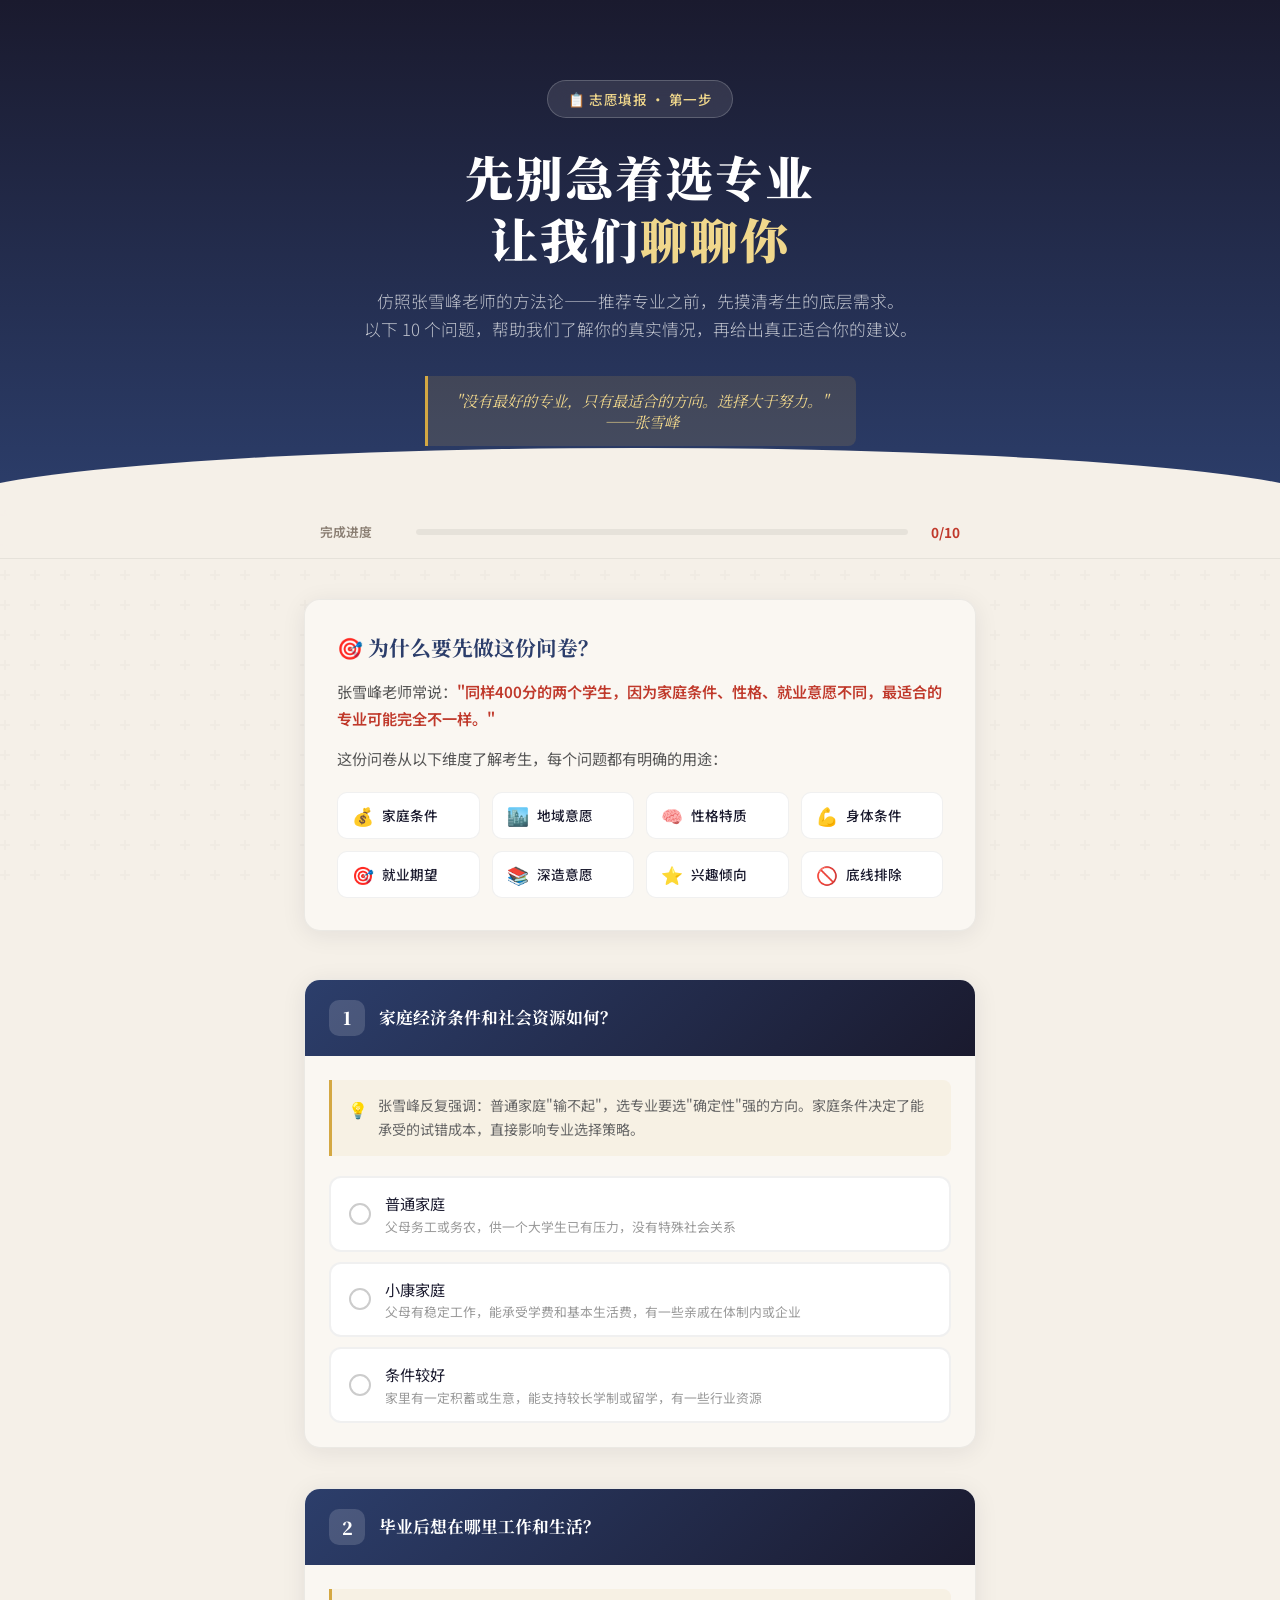
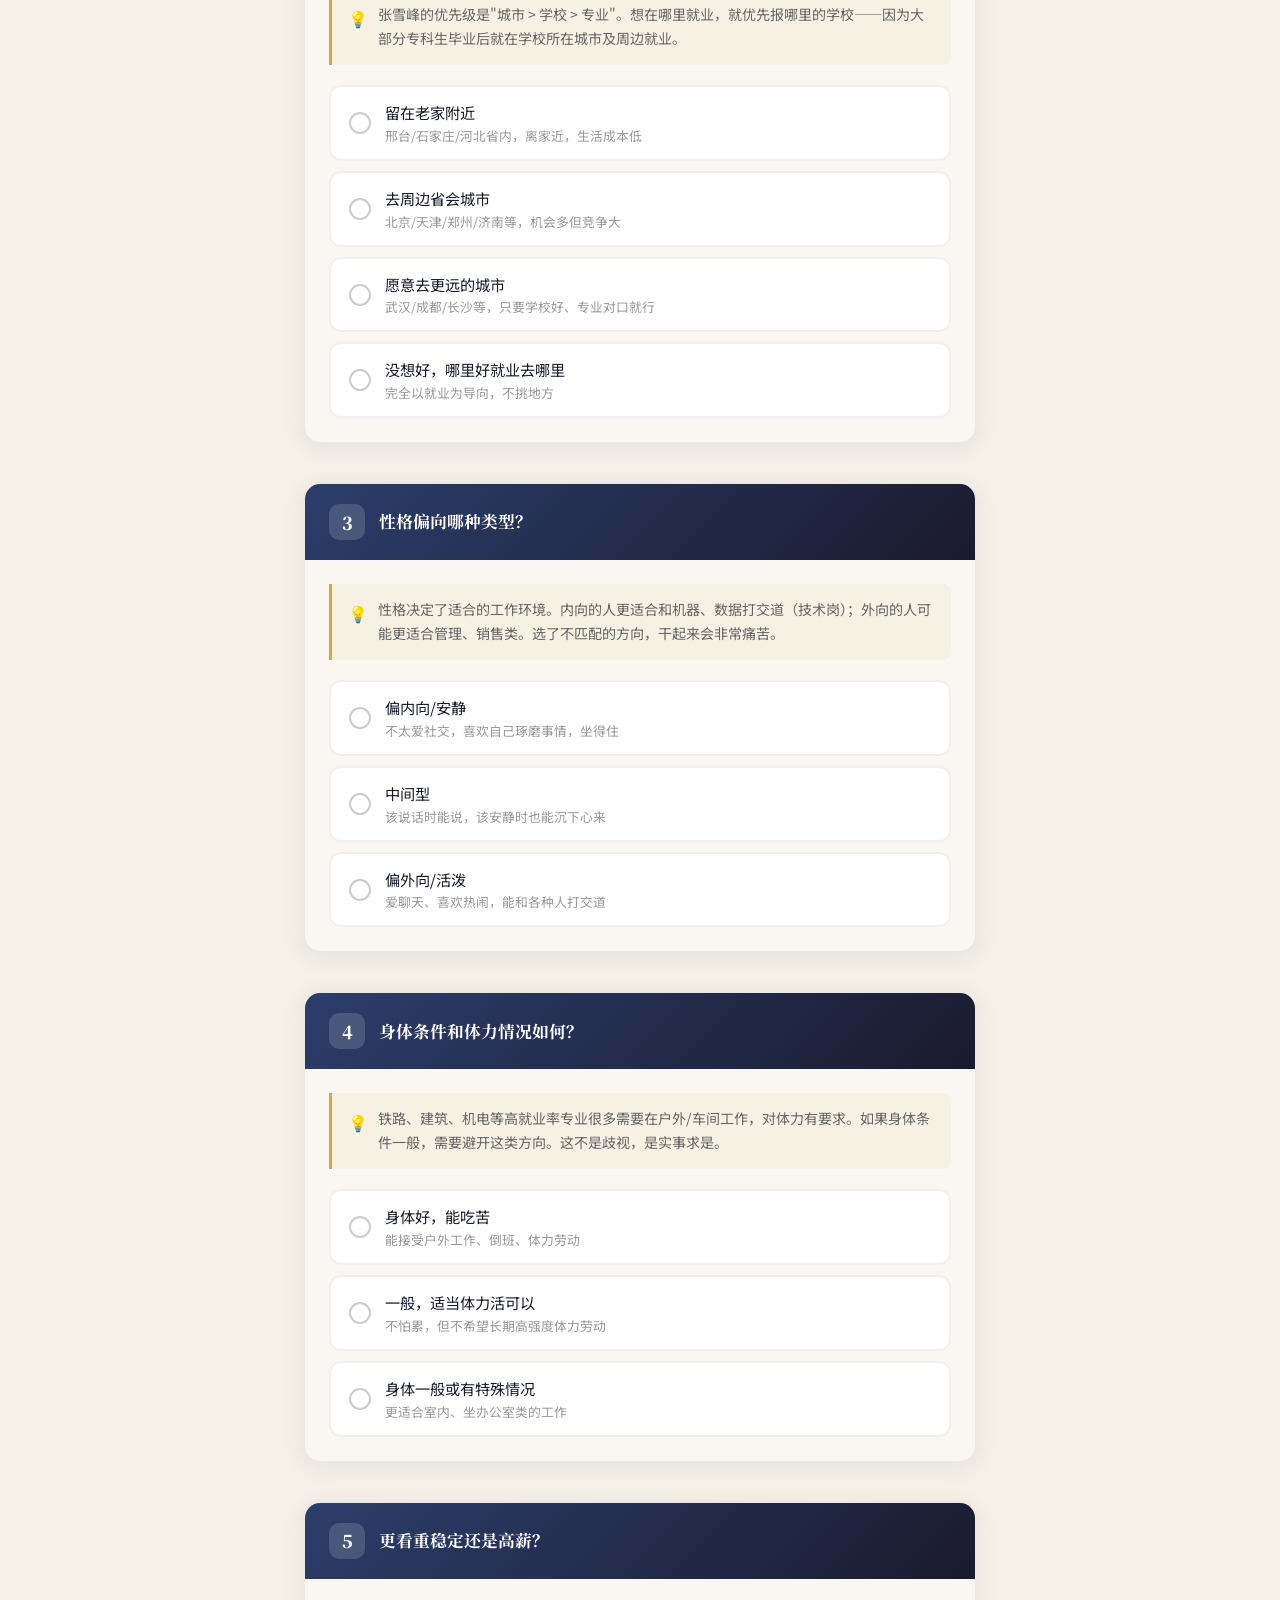
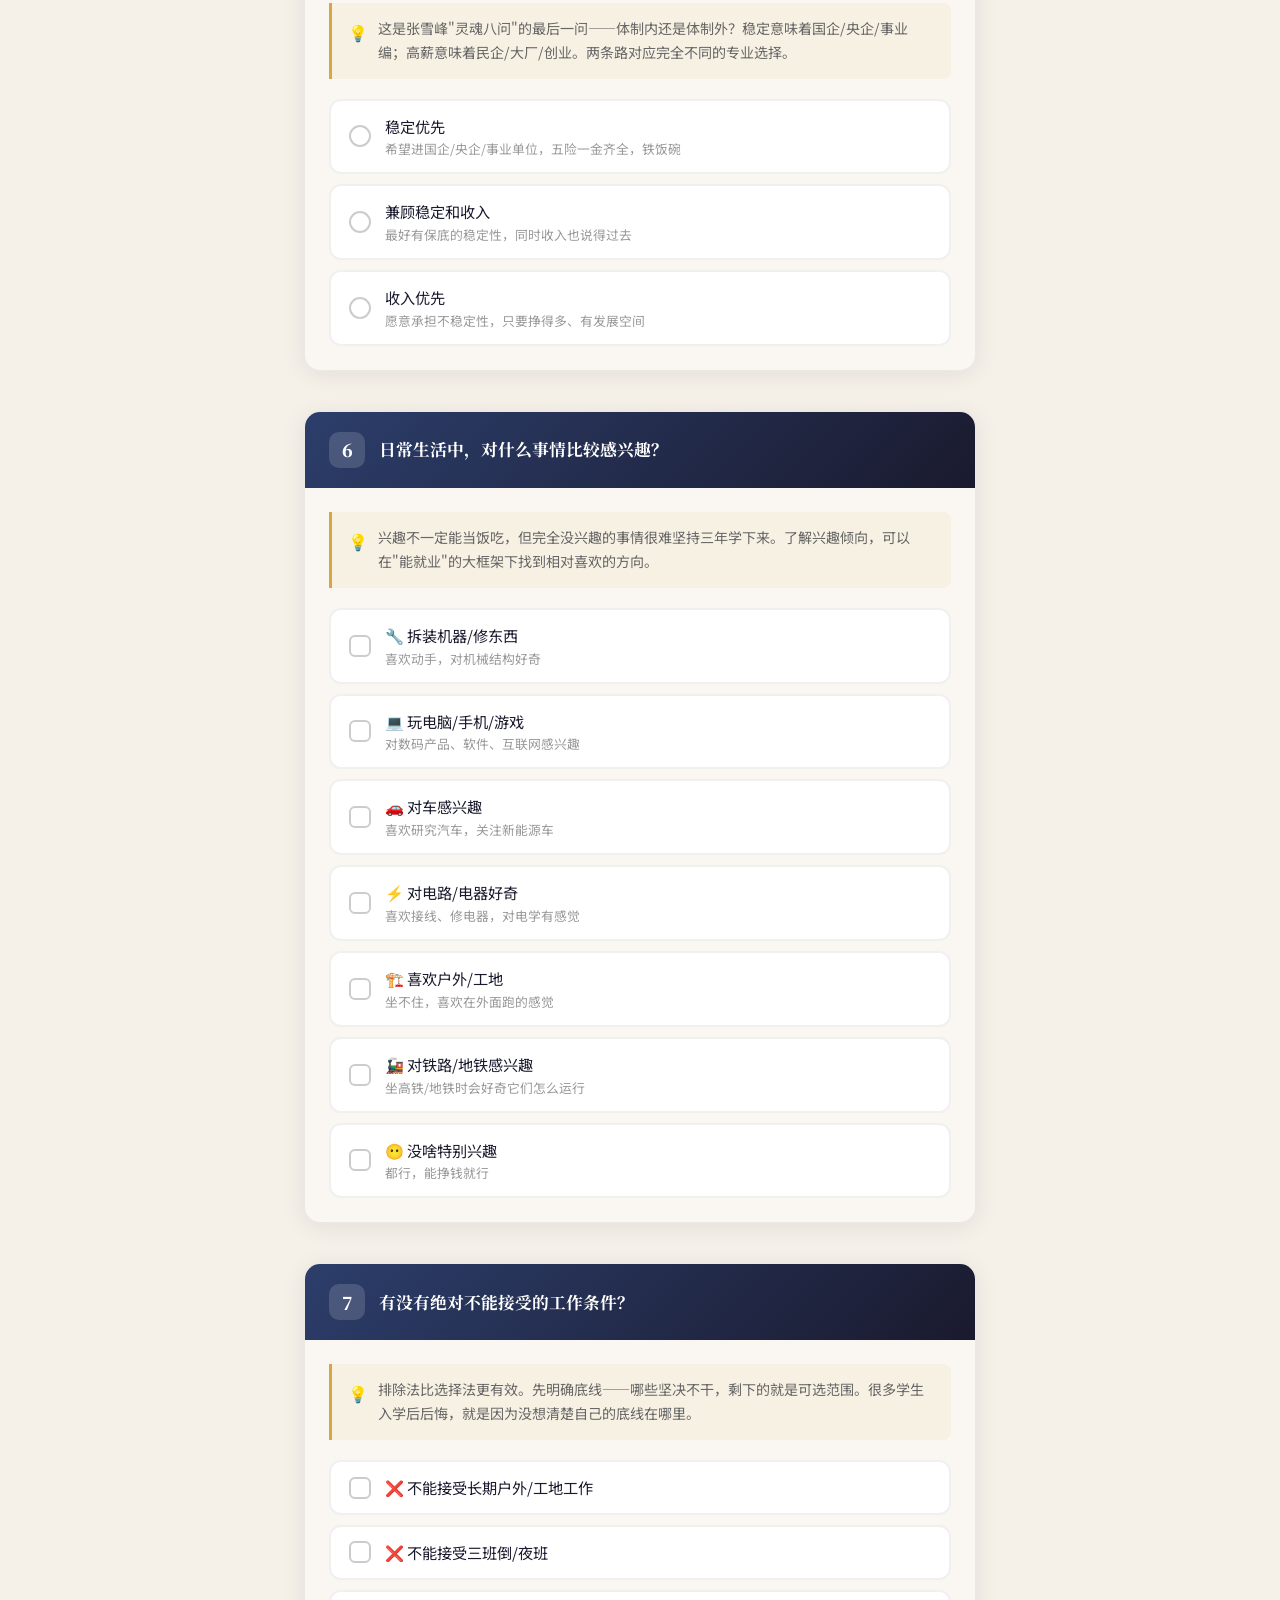
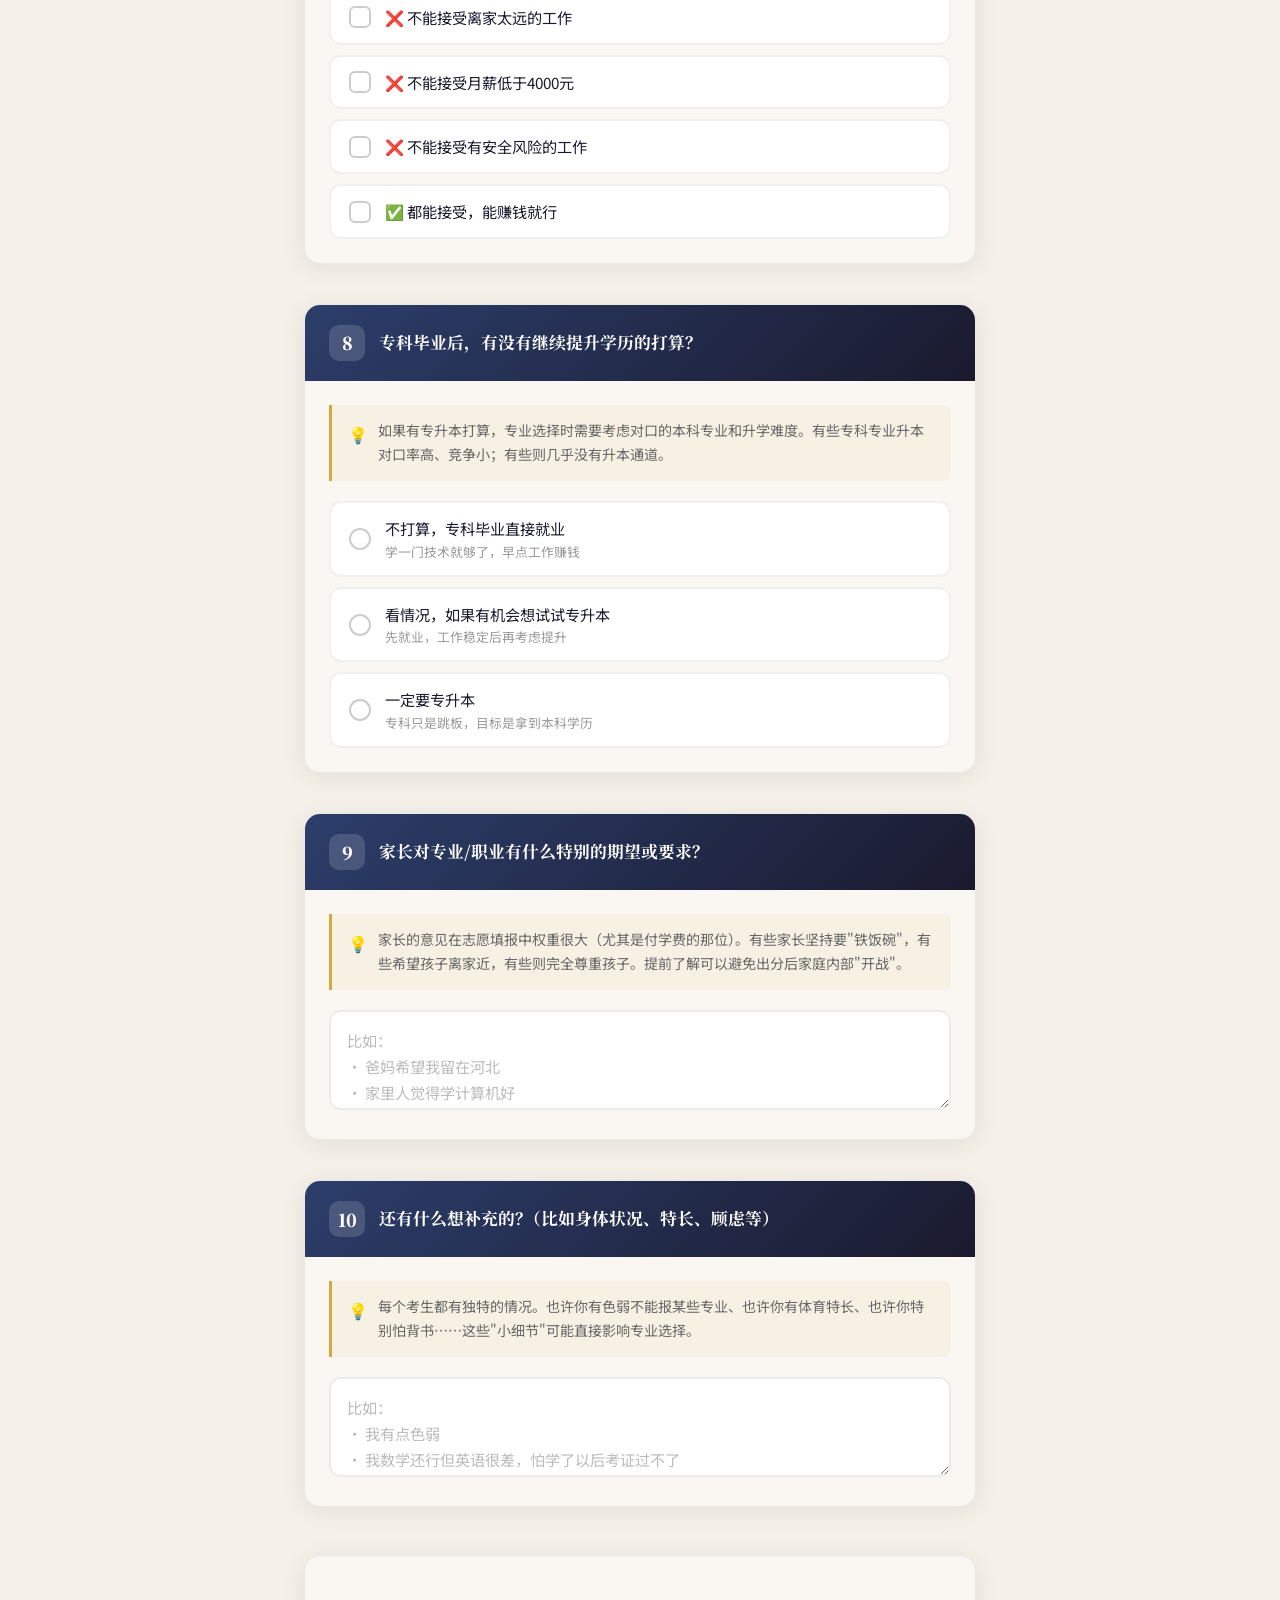
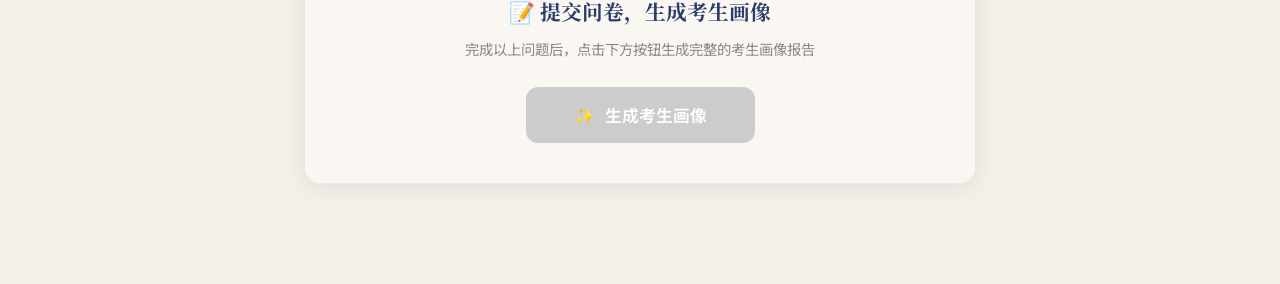
<file: questionnaire.html>
<!DOCTYPE html>
<html lang="zh-CN">
<head>
<meta charset="UTF-8">
<meta name="viewport" content="width=device-width, initial-scale=1.0">
<title>高考志愿摸底问卷 · 张雪峰方法论</title>
<link rel="preconnect" href="https://fonts.googleapis.com">
<link rel="preconnect" href="https://fonts.gstatic.com" crossorigin>
<link href="https://fonts.googleapis.com/css2?family=Noto+Serif+SC:wght@400;600;700;900&family=Noto+Sans+SC:wght@300;400;500;600;700&display=swap" rel="stylesheet">
<style>
:root {
  --ink: #1a1a2e;
  --paper: #f5f0e8;
  --accent: #c0392b;
  --accent-light: #e74c3c;
  --gold: #d4a843;
  --gold-light: #f0d78c;
  --sage: #5d7a64;
  --sage-light: #8fb396;
  --blue-ink: #2c3e6b;
  --warm-gray: #8a7e72;
  --card-bg: #faf7f2;
  --shadow: rgba(26, 26, 46, 0.08);
  --shadow-deep: rgba(26, 26, 46, 0.15);
}

* { margin: 0; padding: 0; box-sizing: border-box; }

html {
  scroll-behavior: smooth;
  font-size: 16px;
}

body {
  font-family: 'Noto Sans SC', sans-serif;
  background: var(--paper);
  color: var(--ink);
  min-height: 100vh;
  overflow-x: hidden;
}

/* ===== Texture overlay ===== */
body::before {
  content: '';
  position: fixed;
  inset: 0;
  background-image: url("data:image/svg+xml,%3Csvg width='60' height='60' viewBox='0 0 60 60' xmlns='http://www.w3.org/2000/svg'%3E%3Cg fill='none' fill-rule='evenodd'%3E%3Cg fill='%23000000' fill-opacity='0.02'%3E%3Cpath d='M36 34v-4h-2v4h-4v2h4v4h2v-4h4v-2h-4zm0-30V0h-2v4h-4v2h4v4h2V6h4V4h-4zM6 34v-4H4v4H0v2h4v4h2v-4h4v-2H6zM6 4V0H4v4H0v2h4v4h2V6h4V4H6z'/%3E%3C/g%3E%3C/g%3E%3C/svg%3E");
  pointer-events: none;
  z-index: 0;
}

/* ===== Hero ===== */
.hero {
  position: relative;
  padding: 80px 24px 60px;
  text-align: center;
  background: linear-gradient(180deg, #1a1a2e 0%, #2c3e6b 100%);
  color: #fff;
  overflow: hidden;
}

.hero::after {
  content: '';
  position: absolute;
  bottom: -2px;
  left: 0;
  right: 0;
  height: 60px;
  background: var(--paper);
  clip-path: ellipse(55% 100% at 50% 100%);
}

.hero-badge {
  display: inline-flex;
  align-items: center;
  gap: 8px;
  padding: 8px 20px;
  background: rgba(255,255,255,0.1);
  border: 1px solid rgba(255,255,255,0.2);
  border-radius: 100px;
  font-size: 0.85rem;
  font-weight: 500;
  letter-spacing: 0.5px;
  color: var(--gold-light);
  margin-bottom: 28px;
  backdrop-filter: blur(10px);
}

.hero h1 {
  font-family: 'Noto Serif SC', serif;
  font-size: clamp(2rem, 5vw, 3rem);
  font-weight: 900;
  line-height: 1.3;
  margin-bottom: 16px;
  letter-spacing: 2px;
}

.hero h1 span {
  color: var(--gold-light);
}

.hero-sub {
  font-size: 1.05rem;
  color: rgba(255,255,255,0.7);
  max-width: 560px;
  margin: 0 auto 32px;
  line-height: 1.7;
  font-weight: 300;
}

.hero-quote {
  display: inline-block;
  padding: 14px 28px;
  background: rgba(212, 168, 67, 0.15);
  border-left: 3px solid var(--gold);
  border-radius: 0 8px 8px 0;
  font-family: 'Noto Serif SC', serif;
  font-size: 0.95rem;
  color: var(--gold-light);
  font-style: italic;
  max-width: 480px;
}

/* ===== Progress ===== */
.progress-wrap {
  position: sticky;
  top: 0;
  z-index: 100;
  background: rgba(245, 240, 232, 0.95);
  backdrop-filter: blur(12px);
  border-bottom: 1px solid rgba(0,0,0,0.06);
  padding: 16px 24px;
  transition: box-shadow 0.3s;
}

.progress-wrap.scrolled {
  box-shadow: 0 2px 20px var(--shadow);
}

.progress-inner {
  max-width: 640px;
  margin: 0 auto;
  display: flex;
  align-items: center;
  gap: 16px;
}

.progress-label {
  font-size: 0.8rem;
  font-weight: 600;
  color: var(--warm-gray);
  white-space: nowrap;
  min-width: 80px;
}

.progress-bar {
  flex: 1;
  height: 6px;
  background: rgba(0,0,0,0.06);
  border-radius: 10px;
  overflow: hidden;
}

.progress-fill {
  height: 100%;
  width: 0%;
  background: linear-gradient(90deg, var(--accent), var(--gold));
  border-radius: 10px;
  transition: width 0.6s cubic-bezier(0.22, 1, 0.36, 1);
}

.progress-count {
  font-size: 0.85rem;
  font-weight: 700;
  color: var(--accent);
  font-variant-numeric: tabular-nums;
  min-width: 36px;
  text-align: right;
}

/* ===== Main content ===== */
.main {
  position: relative;
  z-index: 1;
  max-width: 720px;
  margin: 0 auto;
  padding: 40px 24px 100px;
}

/* ===== Intro Card ===== */
.intro-card {
  background: var(--card-bg);
  border: 1px solid rgba(0,0,0,0.06);
  border-radius: 16px;
  padding: 32px;
  margin-bottom: 48px;
  box-shadow: 0 4px 24px var(--shadow);
}

.intro-card h2 {
  font-family: 'Noto Serif SC', serif;
  font-size: 1.3rem;
  font-weight: 700;
  margin-bottom: 16px;
  color: var(--blue-ink);
}

.intro-card p {
  font-size: 0.95rem;
  line-height: 1.8;
  color: #555;
  margin-bottom: 12px;
}

.intro-card .highlight {
  color: var(--accent);
  font-weight: 600;
}

.intro-dimensions {
  display: grid;
  grid-template-columns: repeat(auto-fit, minmax(140px, 1fr));
  gap: 12px;
  margin-top: 20px;
}

.dim-tag {
  display: flex;
  align-items: center;
  gap: 8px;
  padding: 10px 14px;
  background: white;
  border: 1px solid rgba(0,0,0,0.06);
  border-radius: 10px;
  font-size: 0.85rem;
  font-weight: 500;
  color: var(--ink);
}

.dim-tag .icon {
  font-size: 1.1rem;
}

/* ===== Question card ===== */
.q-section {
  margin-bottom: 40px;
  opacity: 0;
  transform: translateY(30px);
  animation: fadeUp 0.6s ease forwards;
}

@keyframes fadeUp {
  to { opacity: 1; transform: translateY(0); }
}

.q-card {
  background: var(--card-bg);
  border: 1px solid rgba(0,0,0,0.06);
  border-radius: 16px;
  overflow: hidden;
  box-shadow: 0 4px 24px var(--shadow);
  transition: box-shadow 0.3s, border-color 0.3s;
}

.q-card:hover {
  box-shadow: 0 8px 32px var(--shadow-deep);
}

.q-card.answered {
  border-color: var(--sage-light);
}

.q-card.answered .q-header {
  background: linear-gradient(135deg, #5d7a64 0%, #4a6b52 100%);
}

.q-header {
  display: flex;
  align-items: center;
  gap: 14px;
  padding: 20px 24px;
  background: linear-gradient(135deg, var(--blue-ink) 0%, #1a1a2e 100%);
  color: #fff;
  transition: background 0.4s;
}

.q-num {
  display: flex;
  align-items: center;
  justify-content: center;
  width: 36px;
  height: 36px;
  background: rgba(255,255,255,0.15);
  border-radius: 10px;
  font-family: 'Noto Serif SC', serif;
  font-weight: 900;
  font-size: 1.1rem;
  flex-shrink: 0;
}

.q-title {
  font-family: 'Noto Serif SC', serif;
  font-size: 1.05rem;
  font-weight: 700;
  line-height: 1.4;
  flex: 1;
}

.q-check-icon {
  width: 28px;
  height: 28px;
  border-radius: 50%;
  background: rgba(255,255,255,0.2);
  display: flex;
  align-items: center;
  justify-content: center;
  font-size: 0.85rem;
  opacity: 0;
  transition: opacity 0.3s;
}

.q-card.answered .q-check-icon {
  opacity: 1;
  background: rgba(255,255,255,0.3);
}

.q-body {
  padding: 24px;
}

.q-why {
  display: flex;
  align-items: flex-start;
  gap: 10px;
  padding: 14px 16px;
  background: rgba(212, 168, 67, 0.08);
  border-left: 3px solid var(--gold);
  border-radius: 0 8px 8px 0;
  margin-bottom: 20px;
  font-size: 0.88rem;
  line-height: 1.7;
  color: #666;
}

.q-why .why-icon {
  font-size: 1rem;
  flex-shrink: 0;
  margin-top: 2px;
}

/* ===== Option styles ===== */
.options {
  display: flex;
  flex-direction: column;
  gap: 10px;
}

.option {
  position: relative;
  display: flex;
  align-items: center;
  gap: 14px;
  padding: 14px 18px;
  background: white;
  border: 2px solid rgba(0,0,0,0.06);
  border-radius: 12px;
  cursor: pointer;
  transition: all 0.25s;
  user-select: none;
}

.option:hover {
  border-color: var(--blue-ink);
  background: rgba(44, 62, 107, 0.03);
  transform: translateX(4px);
}

.option.selected {
  border-color: var(--accent);
  background: rgba(192, 57, 43, 0.04);
}

.option-radio {
  width: 22px;
  height: 22px;
  border-radius: 50%;
  border: 2px solid #ccc;
  display: flex;
  align-items: center;
  justify-content: center;
  flex-shrink: 0;
  transition: all 0.25s;
}

.option.selected .option-radio {
  border-color: var(--accent);
  background: var(--accent);
}

.option.selected .option-radio::after {
  content: '';
  width: 8px;
  height: 8px;
  border-radius: 50%;
  background: white;
}

.option-checkbox {
  width: 22px;
  height: 22px;
  border-radius: 6px;
  border: 2px solid #ccc;
  display: flex;
  align-items: center;
  justify-content: center;
  flex-shrink: 0;
  transition: all 0.25s;
  font-size: 0.75rem;
  color: white;
}

.option.selected .option-checkbox {
  border-color: var(--accent);
  background: var(--accent);
}

.option-text {
  font-size: 0.95rem;
  line-height: 1.5;
  color: var(--ink);
}

.option-desc {
  font-size: 0.8rem;
  color: #999;
  margin-top: 2px;
}

/* ===== Textarea ===== */
.text-input {
  width: 100%;
  min-height: 100px;
  padding: 16px;
  border: 2px solid rgba(0,0,0,0.08);
  border-radius: 12px;
  font-family: 'Noto Sans SC', sans-serif;
  font-size: 0.95rem;
  line-height: 1.7;
  color: var(--ink);
  background: white;
  resize: vertical;
  transition: border-color 0.3s;
  outline: none;
}

.text-input:focus {
  border-color: var(--blue-ink);
}

.text-input::placeholder {
  color: #bbb;
}

/* ===== Submit area ===== */
.submit-area {
  margin-top: 48px;
  text-align: center;
  padding: 40px 24px;
  background: var(--card-bg);
  border: 1px solid rgba(0,0,0,0.06);
  border-radius: 16px;
  box-shadow: 0 4px 24px var(--shadow);
}

.submit-area h3 {
  font-family: 'Noto Serif SC', serif;
  font-size: 1.3rem;
  font-weight: 700;
  color: var(--blue-ink);
  margin-bottom: 12px;
}

.submit-area p {
  font-size: 0.9rem;
  color: #888;
  margin-bottom: 28px;
}

.btn-submit {
  display: inline-flex;
  align-items: center;
  gap: 10px;
  padding: 16px 48px;
  background: linear-gradient(135deg, var(--accent) 0%, #a93226 100%);
  color: white;
  border: none;
  border-radius: 12px;
  font-family: 'Noto Sans SC', sans-serif;
  font-size: 1.05rem;
  font-weight: 600;
  cursor: pointer;
  transition: all 0.3s;
  box-shadow: 0 4px 16px rgba(192, 57, 43, 0.3);
}

.btn-submit:hover {
  transform: translateY(-2px);
  box-shadow: 0 8px 24px rgba(192, 57, 43, 0.4);
}

.btn-submit:disabled {
  background: #ccc;
  box-shadow: none;
  cursor: not-allowed;
  transform: none;
}

.btn-copy {
  display: inline-flex;
  align-items: center;
  gap: 8px;
  padding: 12px 32px;
  background: white;
  color: var(--blue-ink);
  border: 2px solid var(--blue-ink);
  border-radius: 12px;
  font-family: 'Noto Sans SC', sans-serif;
  font-size: 0.95rem;
  font-weight: 600;
  cursor: pointer;
  transition: all 0.3s;
  margin-left: 12px;
}

.btn-copy:hover {
  background: var(--blue-ink);
  color: white;
}

/* ===== Result area ===== */
.result-area {
  display: none;
  margin-top: 48px;
  padding: 32px;
  background: var(--card-bg);
  border: 2px solid var(--sage-light);
  border-radius: 16px;
  box-shadow: 0 4px 24px var(--shadow);
}

.result-area.show {
  display: block;
  animation: fadeUp 0.5s ease;
}

.result-area h3 {
  font-family: 'Noto Serif SC', serif;
  font-size: 1.2rem;
  font-weight: 700;
  color: var(--sage);
  margin-bottom: 20px;
  display: flex;
  align-items: center;
  gap: 10px;
}

.result-content {
  background: white;
  border: 1px solid rgba(0,0,0,0.06);
  border-radius: 12px;
  padding: 24px;
  font-size: 0.92rem;
  line-height: 1.9;
  color: #444;
  white-space: pre-wrap;
  max-height: 500px;
  overflow-y: auto;
}

.result-actions {
  margin-top: 20px;
  display: flex;
  gap: 12px;
  flex-wrap: wrap;
}

/* ===== Responsive ===== */
@media (max-width: 640px) {
  .hero { padding: 60px 20px 48px; }
  .hero h1 { font-size: 1.8rem; }
  .q-body { padding: 20px; }
  .intro-dimensions { grid-template-columns: 1fr 1fr; }
  .btn-submit { padding: 14px 36px; font-size: 1rem; }
  .result-actions { flex-direction: column; }
  .btn-copy { margin-left: 0; }
}

/* ===== Animations for staggered cards ===== */
.q-section:nth-child(1) { animation-delay: 0.05s; }
.q-section:nth-child(2) { animation-delay: 0.1s; }
.q-section:nth-child(3) { animation-delay: 0.15s; }
.q-section:nth-child(4) { animation-delay: 0.2s; }
.q-section:nth-child(5) { animation-delay: 0.25s; }
.q-section:nth-child(6) { animation-delay: 0.3s; }
.q-section:nth-child(7) { animation-delay: 0.35s; }
.q-section:nth-child(8) { animation-delay: 0.4s; }
.q-section:nth-child(9) { animation-delay: 0.45s; }
.q-section:nth-child(10) { animation-delay: 0.5s; }

/* scrollbar */
::-webkit-scrollbar { width: 6px; }
::-webkit-scrollbar-track { background: transparent; }
::-webkit-scrollbar-thumb { background: #ccc; border-radius: 3px; }
</style>
</head>
<body>

<!-- ===== Hero ===== -->
<section class="hero">
  <div class="hero-badge">📋 志愿填报 · 第一步</div>
  <h1>先别急着选专业<br>让我们<span>聊聊你</span></h1>
  <p class="hero-sub">
    仿照张雪峰老师的方法论——推荐专业之前，先摸清考生的底层需求。<br>
    以下 10 个问题，帮助我们了解你的真实情况，再给出真正适合你的建议。
  </p>
  <div class="hero-quote">
    "没有最好的专业，只有最适合的方向。选择大于努力。"<br>——张雪峰
  </div>
</section>

<!-- ===== Progress ===== -->
<div class="progress-wrap" id="progressWrap">
  <div class="progress-inner">
    <span class="progress-label">完成进度</span>
    <div class="progress-bar">
      <div class="progress-fill" id="progressFill"></div>
    </div>
    <span class="progress-count" id="progressCount">0/10</span>
  </div>
</div>

<!-- ===== Main ===== -->
<div class="main">

  <!-- Intro Card -->
  <div class="intro-card">
    <h2>🎯 为什么要先做这份问卷？</h2>
    <p>张雪峰老师常说：<span class="highlight">"同样400分的两个学生，因为家庭条件、性格、就业意愿不同，最适合的专业可能完全不一样。"</span></p>
    <p>这份问卷从以下维度了解考生，每个问题都有明确的用途：</p>
    <div class="intro-dimensions">
      <div class="dim-tag"><span class="icon">💰</span>家庭条件</div>
      <div class="dim-tag"><span class="icon">🏙️</span>地域意愿</div>
      <div class="dim-tag"><span class="icon">🧠</span>性格特质</div>
      <div class="dim-tag"><span class="icon">💪</span>身体条件</div>
      <div class="dim-tag"><span class="icon">🎯</span>就业期望</div>
      <div class="dim-tag"><span class="icon">📚</span>深造意愿</div>
      <div class="dim-tag"><span class="icon">⭐</span>兴趣倾向</div>
      <div class="dim-tag"><span class="icon">🚫</span>底线排除</div>
    </div>
  </div>

  <!-- Questions -->
  <div id="questionsContainer"></div>

  <!-- Submit -->
  <div class="submit-area" id="submitArea">
    <h3>📝 提交问卷，生成考生画像</h3>
    <p>完成以上问题后，点击下方按钮生成完整的考生画像报告</p>
    <button class="btn-submit" id="btnSubmit" disabled>
      <span>✨</span>
      <span>生成考生画像</span>
    </button>
  </div>

  <!-- Result -->
  <div class="result-area" id="resultArea">
    <h3>📊 考生画像报告</h3>
    <div class="result-content" id="resultContent"></div>
    <div class="result-actions">
      <button class="btn-submit" onclick="copyResult()">📋 复制报告文字</button>
      <button class="btn-copy" onclick="window.print()">🖨️ 打印 / 保存PDF</button>
    </div>
  </div>

</div>

<script>
// ===== Questions data =====
const questions = [
  {
    id: 'family',
    num: 1,
    title: '家庭经济条件和社会资源如何？',
    why: '张雪峰反复强调：普通家庭"输不起"，选专业要选"确定性"强的方向。家庭条件决定了能承受的试错成本，直接影响专业选择策略。',
    type: 'single',
    options: [
      { value: 'modest', label: '普通家庭', desc: '父母务工或务农，供一个大学生已有压力，没有特殊社会关系' },
      { value: 'middle', label: '小康家庭', desc: '父母有稳定工作，能承受学费和基本生活费，有一些亲戚在体制内或企业' },
      { value: 'good', label: '条件较好', desc: '家里有一定积蓄或生意，能支持较长学制或留学，有一些行业资源' }
    ]
  },
  {
    id: 'city',
    num: 2,
    title: '毕业后想在哪里工作和生活？',
    why: '张雪峰的优先级是"城市 > 学校 > 专业"。想在哪里就业，就优先报哪里的学校——因为大部分专科生毕业后就在学校所在城市及周边就业。',
    type: 'single',
    options: [
      { value: 'local', label: '留在老家附近', desc: '邢台/石家庄/河北省内，离家近，生活成本低' },
      { value: 'nearby', label: '去周边省会城市', desc: '北京/天津/郑州/济南等，机会多但竞争大' },
      { value: 'far', label: '愿意去更远的城市', desc: '武汉/成都/长沙等，只要学校好、专业对口就行' },
      { value: 'unsure', label: '没想好，哪里好就业去哪里', desc: '完全以就业为导向，不挑地方' }
    ]
  },
  {
    id: 'personality',
    num: 3,
    title: '性格偏向哪种类型？',
    why: '性格决定了适合的工作环境。内向的人更适合和机器、数据打交道（技术岗）；外向的人可能更适合管理、销售类。选了不匹配的方向，干起来会非常痛苦。',
    type: 'single',
    options: [
      { value: 'introvert', label: '偏内向/安静', desc: '不太爱社交，喜欢自己琢磨事情，坐得住' },
      { value: 'middle', label: '中间型', desc: '该说话时能说，该安静时也能沉下心来' },
      { value: 'extrovert', label: '偏外向/活泼', desc: '爱聊天、喜欢热闹，能和各种人打交道' }
    ]
  },
  {
    id: 'physical',
    num: 4,
    title: '身体条件和体力情况如何？',
    why: '铁路、建筑、机电等高就业率专业很多需要在户外/车间工作，对体力有要求。如果身体条件一般，需要避开这类方向。这不是歧视，是实事求是。',
    type: 'single',
    options: [
      { value: 'strong', label: '身体好，能吃苦', desc: '能接受户外工作、倒班、体力劳动' },
      { value: 'normal', label: '一般，适当体力活可以', desc: '不怕累，但不希望长期高强度体力劳动' },
      { value: 'weak', label: '身体一般或有特殊情况', desc: '更适合室内、坐办公室类的工作' }
    ]
  },
  {
    id: 'stability',
    num: 5,
    title: '更看重稳定还是高薪？',
    why: '这是张雪峰"灵魂八问"的最后一问——体制内还是体制外？稳定意味着国企/央企/事业编；高薪意味着民企/大厂/创业。两条路对应完全不同的专业选择。',
    type: 'single',
    options: [
      { value: 'stable', label: '稳定优先', desc: '希望进国企/央企/事业单位，五险一金齐全，铁饭碗' },
      { value: 'balanced', label: '兼顾稳定和收入', desc: '最好有保底的稳定性，同时收入也说得过去' },
      { value: 'high_pay', label: '收入优先', desc: '愿意承担不稳定性，只要挣得多、有发展空间' }
    ]
  },
  {
    id: 'interest',
    num: 6,
    title: '日常生活中，对什么事情比较感兴趣？',
    why: '兴趣不一定能当饭吃，但完全没兴趣的事情很难坚持三年学下来。了解兴趣倾向，可以在"能就业"的大框架下找到相对喜欢的方向。',
    type: 'multi',
    options: [
      { value: 'machine', label: '🔧 拆装机器/修东西', desc: '喜欢动手，对机械结构好奇' },
      { value: 'computer', label: '💻 玩电脑/手机/游戏', desc: '对数码产品、软件、互联网感兴趣' },
      { value: 'car', label: '🚗 对车感兴趣', desc: '喜欢研究汽车，关注新能源车' },
      { value: 'electric', label: '⚡ 对电路/电器好奇', desc: '喜欢接线、修电器，对电学有感觉' },
      { value: 'outdoor', label: '🏗️ 喜欢户外/工地', desc: '坐不住，喜欢在外面跑的感觉' },
      { value: 'train', label: '🚂 对铁路/地铁感兴趣', desc: '坐高铁/地铁时会好奇它们怎么运行' },
      { value: 'none', label: '😶 没啥特别兴趣', desc: '都行，能挣钱就行' }
    ]
  },
  {
    id: 'dealbreaker',
    num: 7,
    title: '有没有绝对不能接受的工作条件？',
    why: '排除法比选择法更有效。先明确底线——哪些坚决不干，剩下的就是可选范围。很多学生入学后后悔，就是因为没想清楚自己的底线在哪里。',
    type: 'multi',
    options: [
      { value: 'outdoor', label: '❌ 不能接受长期户外/工地工作' },
      { value: 'night_shift', label: '❌ 不能接受三班倒/夜班' },
      { value: 'far_home', label: '❌ 不能接受离家太远的工作' },
      { value: 'low_pay', label: '❌ 不能接受月薪低于4000元' },
      { value: 'dangerous', label: '❌ 不能接受有安全风险的工作' },
      { value: 'none', label: '✅ 都能接受，能赚钱就行' }
    ]
  },
  {
    id: 'study_more',
    num: 8,
    title: '专科毕业后，有没有继续提升学历的打算？',
    why: '如果有专升本打算，专业选择时需要考虑对口的本科专业和升学难度。有些专科专业升本对口率高、竞争小；有些则几乎没有升本通道。',
    type: 'single',
    options: [
      { value: 'no', label: '不打算，专科毕业直接就业', desc: '学一门技术就够了，早点工作赚钱' },
      { value: 'maybe', label: '看情况，如果有机会想试试专升本', desc: '先就业，工作稳定后再考虑提升' },
      { value: 'yes', label: '一定要专升本', desc: '专科只是跳板，目标是拿到本科学历' }
    ]
  },
  {
    id: 'family_wish',
    num: 9,
    title: '家长对专业/职业有什么特别的期望或要求？',
    why: '家长的意见在志愿填报中权重很大（尤其是付学费的那位）。有些家长坚持要"铁饭碗"，有些希望孩子离家近，有些则完全尊重孩子。提前了解可以避免出分后家庭内部"开战"。',
    type: 'text',
    placeholder: '比如：\n· 爸妈希望我留在河北\n· 家里人觉得学计算机好\n· 父母希望进国企\n· 没什么特别要求，让我自己选\n· 家里有亲戚在铁路局，希望我也去'
  },
  {
    id: 'anything_else',
    num: 10,
    title: '还有什么想补充的？（比如身体状况、特长、顾虑等）',
    why: '每个考生都有独特的情况。也许你有色弱不能报某些专业、也许你有体育特长、也许你特别怕背书……这些"小细节"可能直接影响专业选择。',
    type: 'text',
    placeholder: '比如：\n· 我有点色弱\n· 我数学还行但英语很差，怕学了以后考证过不了\n· 我其实想当兵，大专在读可以吗？\n· 我对未来没想法，很迷茫\n· 没了，就这些'
  }
];

// ===== State =====
const answers = {};
let totalRequired = questions.length;

// ===== Render questions =====
function renderQuestions() {
  const container = document.getElementById('questionsContainer');
  container.innerHTML = questions.map(q => {
    let bodyHTML = '';
    
    if (q.type === 'single') {
      bodyHTML = `<div class="options" data-qid="${q.id}" data-type="single">
        ${q.options.map(opt => `
          <div class="option" data-value="${opt.value}" onclick="selectOption('${q.id}', '${opt.value}', this, 'single')">
            <div class="option-radio"></div>
            <div>
              <div class="option-text">${opt.label}</div>
              ${opt.desc ? `<div class="option-desc">${opt.desc}</div>` : ''}
            </div>
          </div>
        `).join('')}
      </div>`;
    } else if (q.type === 'multi') {
      bodyHTML = `<div class="options" data-qid="${q.id}" data-type="multi">
        ${q.options.map(opt => `
          <div class="option" data-value="${opt.value}" onclick="toggleOption('${q.id}', '${opt.value}', this)">
            <div class="option-checkbox">✓</div>
            <div>
              <div class="option-text">${opt.label}</div>
              ${opt.desc ? `<div class="option-desc">${opt.desc}</div>` : ''}
            </div>
          </div>
        `).join('')}
      </div>`;
    } else if (q.type === 'text') {
      bodyHTML = `<textarea class="text-input" data-qid="${q.id}" placeholder="${q.placeholder || '请输入...'}" oninput="textInput('${q.id}', this)"></textarea>`;
    }

    return `
      <div class="q-section" id="q-${q.id}">
        <div class="q-card" id="card-${q.id}">
          <div class="q-header">
            <div class="q-num">${q.num}</div>
            <div class="q-title">${q.title}</div>
            <div class="q-check-icon">✓</div>
          </div>
          <div class="q-body">
            <div class="q-why">
              <span class="why-icon">💡</span>
              <span>${q.why}</span>
            </div>
            ${bodyHTML}
          </div>
        </div>
      </div>
    `;
  }).join('');
}

// ===== Interactions =====
function selectOption(qid, value, el, type) {
  const card = document.getElementById(`card-${qid}`);
  const options = card.querySelectorAll('.option');
  options.forEach(o => o.classList.remove('selected'));
  el.classList.add('selected');
  answers[qid] = value;
  card.classList.add('answered');
  updateProgress();
}

function toggleOption(qid, value, el) {
  const card = document.getElementById(`card-${qid}`);
  
  // "none" is exclusive
  if (value === 'none') {
    const options = card.querySelectorAll('.option');
    options.forEach(o => o.classList.remove('selected'));
    el.classList.add('selected');
    answers[qid] = ['none'];
  } else {
    // deselect "none" if something else is picked
    const noneOpt = card.querySelector('.option[data-value="none"]');
    if (noneOpt) noneOpt.classList.remove('selected');
    
    el.classList.toggle('selected');
    
    const selected = card.querySelectorAll('.option.selected');
    answers[qid] = Array.from(selected).map(o => o.dataset.value);
    
    if (answers[qid].length === 0) {
      delete answers[qid];
      card.classList.remove('answered');
      updateProgress();
      return;
    }
  }
  
  card.classList.add('answered');
  updateProgress();
}

function textInput(qid, el) {
  const card = document.getElementById(`card-${qid}`);
  if (el.value.trim()) {
    answers[qid] = el.value.trim();
    card.classList.add('answered');
  } else {
    delete answers[qid];
    card.classList.remove('answered');
  }
  updateProgress();
}

function updateProgress() {
  const answered = Object.keys(answers).length;
  const pct = Math.round((answered / totalRequired) * 100);
  document.getElementById('progressFill').style.width = pct + '%';
  document.getElementById('progressCount').textContent = `${answered}/${totalRequired}`;
  
  const btn = document.getElementById('btnSubmit');
  // Require at least the first 8 (non-text) questions
  const requiredIds = questions.filter(q => q.type !== 'text').map(q => q.id);
  const allRequired = requiredIds.every(id => answers[id]);
  btn.disabled = !allRequired;
}

// ===== Generate report =====
document.getElementById('btnSubmit').addEventListener('click', generateReport);

function generateReport() {
  const labelMap = {};
  questions.forEach(q => {
    if (q.options) {
      q.options.forEach(o => {
        labelMap[q.id + '_' + o.value] = o.label + (o.desc ? `（${o.desc}）` : '');
      });
    }
  });

  function getLabel(qid, val) {
    return labelMap[qid + '_' + val] || val;
  }

  function getAnswer(qid) {
    const a = answers[qid];
    if (!a) return '未作答';
    if (Array.isArray(a)) return a.map(v => getLabel(qid, v)).join('、');
    const q = questions.find(q => q.id === qid);
    if (q.type === 'text') return a;
    return getLabel(qid, a);
  }

  // Build report
  let report = `══════════════════════════════════
   📊  考 生 画 像 报 告
══════════════════════════════════

📋 基础信息（来自之前的分析）
─────────────────────────────
  省份：河北省邢台市
  学校：沙河一中
  性别：男
  选科：物理 + 化学 + 生物
  预估分数：约400分
  位次：约27.5万名（2024年参考）

━━━━━━━━━━━━━━━━━━━━━━━━━━━━━

`;

  const sections = [
    {
      title: '💰 第一问：家庭条件',
      qid: 'family',
      analysis: (a) => {
        const map = {
          'modest': '➜ 策略建议：生存优先，选"确定性"最强的方向。铁路/电力/电气等国企对口专业是首选，学费低、就业稳。避开学制长、需要读研才能就业的方向。',
          'middle': '➜ 策略建议：可以在稳定就业和兴趣之间适当平衡。推荐选有技术门槛的方向，比如机电、电气、新能源汽车等。',
          'good': '➜ 策略建议：选择面更宽，可以考虑计算机、软件等薪资天花板更高但竞争更大的方向，也可以考虑专升本后继续深造。'
        };
        return map[a] || '';
      }
    },
    {
      title: '🏙️ 第二问：就业地域意愿',
      qid: 'city',
      analysis: (a) => {
        const map = {
          'local': '➜ 策略建议：优先报河北省内院校（邢台的河北机电职院、石家庄的铁路职院/交通职院等），毕业后就近就业。',
          'nearby': '➜ 策略建议：可以考虑天津/北京的专科院校，京津冀一体化就业机会多。但注意这些城市院校分数可能偏高。',
          'far': '➜ 策略建议：武汉铁路桥梁职院、长春汽车职业技术大学等外省强校值得重点考虑，性价比可能更高。',
          'unsure': '➜ 策略建议：优先选行业特色强校的王牌专业，不必拘泥于地域。铁路/电力行业本身就是全国调配的。'
        };
        return map[a] || '';
      }
    },
    {
      title: '🧠 第三问：性格类型',
      qid: 'personality',
      analysis: (a) => {
        const map = {
          'introvert': '➜ 策略建议：更适合技术操作类岗位（设备维护、编程、检测），避免需要大量人际交往的方向（营销、管理）。铁道工程、机电维护、IT运维都很适合。',
          'middle': '➜ 策略建议：适应面广，技术岗和管理岗都可以考虑。可以选有晋升通道的方向（如从技术岗做到班组长、工程师）。',
          'extrovert': '➜ 策略建议：可以考虑有管理/协调属性的方向，如城市轨道交通运营管理、工程施工管理等。但专科阶段建议先学硬技术再转管理。'
        };
        return map[a] || '';
      }
    },
    {
      title: '💪 第四问：身体和体力条件',
      qid: 'physical',
      analysis: (a) => {
        const map = {
          'strong': '➜ 策略建议：铁道工程、道路桥梁、机电安装等户外/车间工作都可以选。这些方向起薪高、就业率高，正需要能吃苦的年轻人。',
          'normal': '➜ 策略建议：可选范围广。机电一体化、电气自动化这类"车间+办公室"混合型的方向比较合适。',
          'weak': '➜ 策略建议：优先考虑计算机应用技术、软件技术等室内工作方向。电气自动化中的设计/编程岗也可以考虑。'
        };
        return map[a] || '';
      }
    },
    {
      title: '🎯 第五问：稳定 vs 高薪',
      qid: 'stability',
      analysis: (a) => {
        const map = {
          'stable': '➜ 策略建议：铁路局/国家电网/中铁中建等央企是目标。重点选铁道工程、电气自动化、电力系统自动化等国企对口度最高的专业。',
          'balanced': '➜ 策略建议：机电一体化、新能源汽车技术这类"进可攻退可守"的方向最适合——既能进国企，也能去民企拿更高工资。',
          'high_pay': '➜ 策略建议：计算机/软件方向薪资天花板最高，但竞争也最大。新能源汽车行业目前也处于高薪风口期。'
        };
        return map[a] || '';
      }
    },
    {
      title: '⭐ 第六问：兴趣倾向',
      qid: 'interest',
      analysis: (a) => {
        if (!a || !Array.isArray(a)) return '➜ 未作答，将以就业数据为主导推荐。';
        const interestMap = {
          'machine': '机电一体化、机械制造',
          'computer': '计算机应用技术、软件技术',
          'car': '新能源汽车技术',
          'electric': '电气自动化、电力系统',
          'outdoor': '铁道工程、道路桥梁',
          'train': '铁道工程、城市轨道交通',
          'none': '无明显兴趣偏好'
        };
        const matched = a.filter(v => v !== 'none').map(v => interestMap[v]).filter(Boolean);
        if (matched.length === 0) return '➜ 无明显兴趣偏好，将完全以就业导向推荐。';
        return `➜ 兴趣对口专业方向：${matched.join('、')}\n   将优先推荐与兴趣匹配且就业好的交集方向。`;
      }
    },
    {
      title: '🚫 第七问：底线排除',
      qid: 'dealbreaker',
      analysis: (a) => {
        if (!a || !Array.isArray(a)) return '➜ 未作答。';
        if (a.includes('none')) return '➜ 没有底线限制，所有方向均可考虑。选择面最广。';
        const exclusions = {
          'outdoor': '排除铁道工程施工类、道路桥梁类户外岗位',
          'night_shift': '排除铁路运营、电力值班类需要倒班的岗位',
          'far_home': '排除省外院校，聚焦河北省内',
          'low_pay': '排除起薪偏低的方向（部分传统制造业基层岗）',
          'dangerous': '排除高空作业、带电操作等有安全风险的岗位'
        };
        return '➜ 需要排除的方向：\n' + a.map(v => `   · ${exclusions[v] || v}`).join('\n');
      }
    },
    {
      title: '📚 第八问：深造意愿',
      qid: 'study_more',
      analysis: (a) => {
        const map = {
          'no': '➜ 策略建议：选就业导向最强的专业，重点看就业率和签约率数据。铁道类、机电类首选。',
          'maybe': '➜ 策略建议：选择专升本对口率高的专业，比如机电一体化→机械工程、电气自动化→电气工程。留好后路。',
          'yes': '➜ 策略建议：重点考虑专升本通道畅通的专业。注意：部分院校有校内直升通道（如河北工业职业技术大学本身就有职业本科）。'
        };
        return map[a] || '';
      }
    },
    {
      title: '👨‍👩‍👦 第九问：家长期望',
      qid: 'family_wish',
      analysis: () => '➜ 将在推荐时充分考虑家长意愿，尽量找到"孩子适合 + 家长认可"的交集。'
    },
    {
      title: '📝 第十问：补充信息',
      qid: 'anything_else',
      analysis: () => '➜ 将在推荐方案中充分考虑以上补充情况。'
    }
  ];

  sections.forEach(s => {
    const a = answers[s.qid];
    report += `${s.title}\n`;
    report += `─────────────────────────────\n`;
    report += `  回答：${getAnswer(s.qid)}\n`;
    
    let analysis;
    if (typeof s.analysis === 'function') {
      analysis = s.analysis(a);
    }
    if (analysis) {
      report += `  ${analysis}\n`;
    }
    report += '\n';
  });

  report += `━━━━━━━━━━━━━━━━━━━━━━━━━━━━━

📌 综合判断
─────────────────────────────
  基于以上回答，我们将结合考生的：
  ✓ 家庭条件 → 确定试错空间
  ✓ 地域意愿 → 筛选院校范围
  ✓ 性格特质 → 匹配岗位类型
  ✓ 体力条件 → 排除不适合的工种
  ✓ 就业期望 → 确定国企/民企方向
  ✓ 兴趣倾向 → 在可选范围内优先推荐
  ✓ 底线排除 → 硬性过滤不可接受的方向
  ✓ 深造意愿 → 考虑升学通道

  …重新生成个性化的专业和院校推荐方案。

══════════════════════════════════
  报告生成时间：${new Date().toLocaleString('zh-CN')}
══════════════════════════════════`;

  // Show result
  document.getElementById('resultContent').textContent = report;
  document.getElementById('resultArea').classList.add('show');
  document.getElementById('resultArea').scrollIntoView({ behavior: 'smooth', block: 'start' });
}

function copyResult() {
  const text = document.getElementById('resultContent').textContent;
  navigator.clipboard.writeText(text).then(() => {
    const btn = event.target;
    const orig = btn.textContent;
    btn.textContent = '✅ 已复制到剪贴板！';
    setTimeout(() => btn.textContent = orig, 2000);
  });
}

// ===== Progress bar scroll shadow =====
window.addEventListener('scroll', () => {
  const wrap = document.getElementById('progressWrap');
  if (window.scrollY > 200) {
    wrap.classList.add('scrolled');
  } else {
    wrap.classList.remove('scrolled');
  }
});

// ===== Init =====
renderQuestions();
</script>

</body>
</html>
</file>
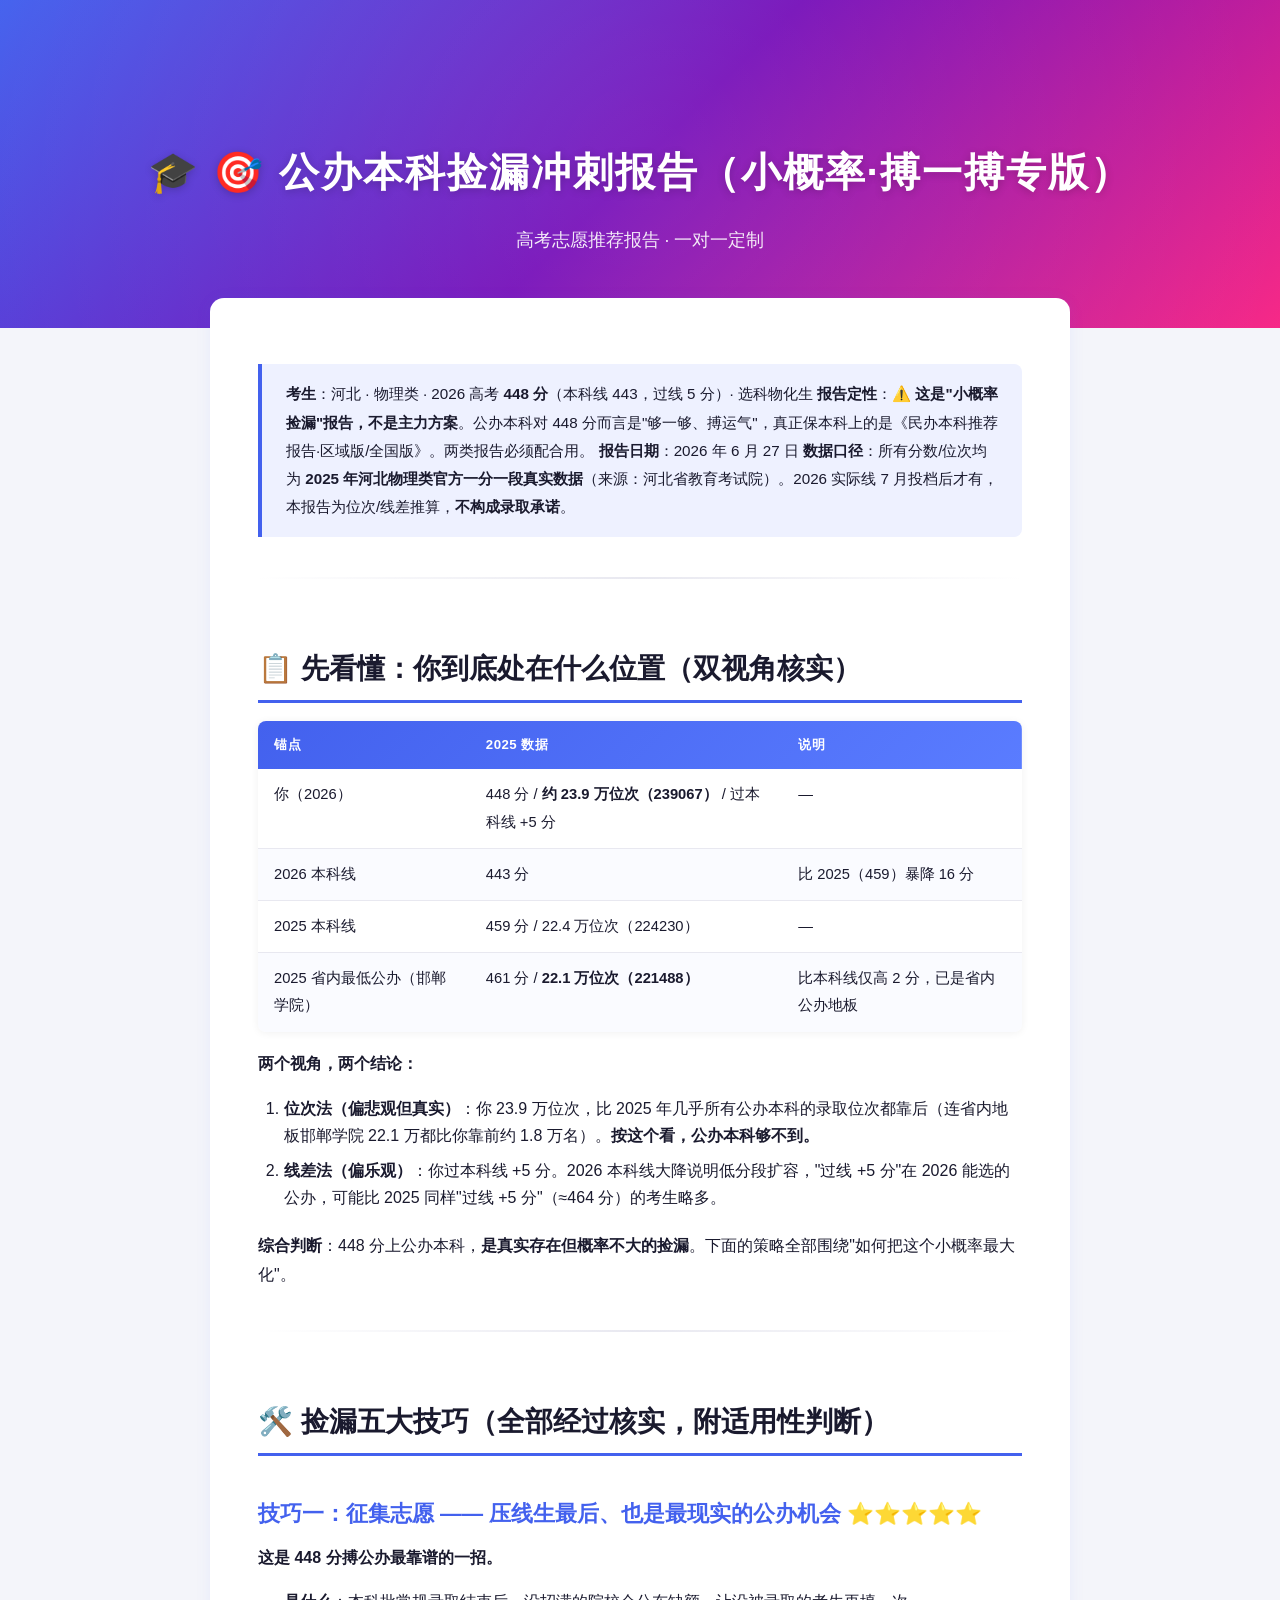
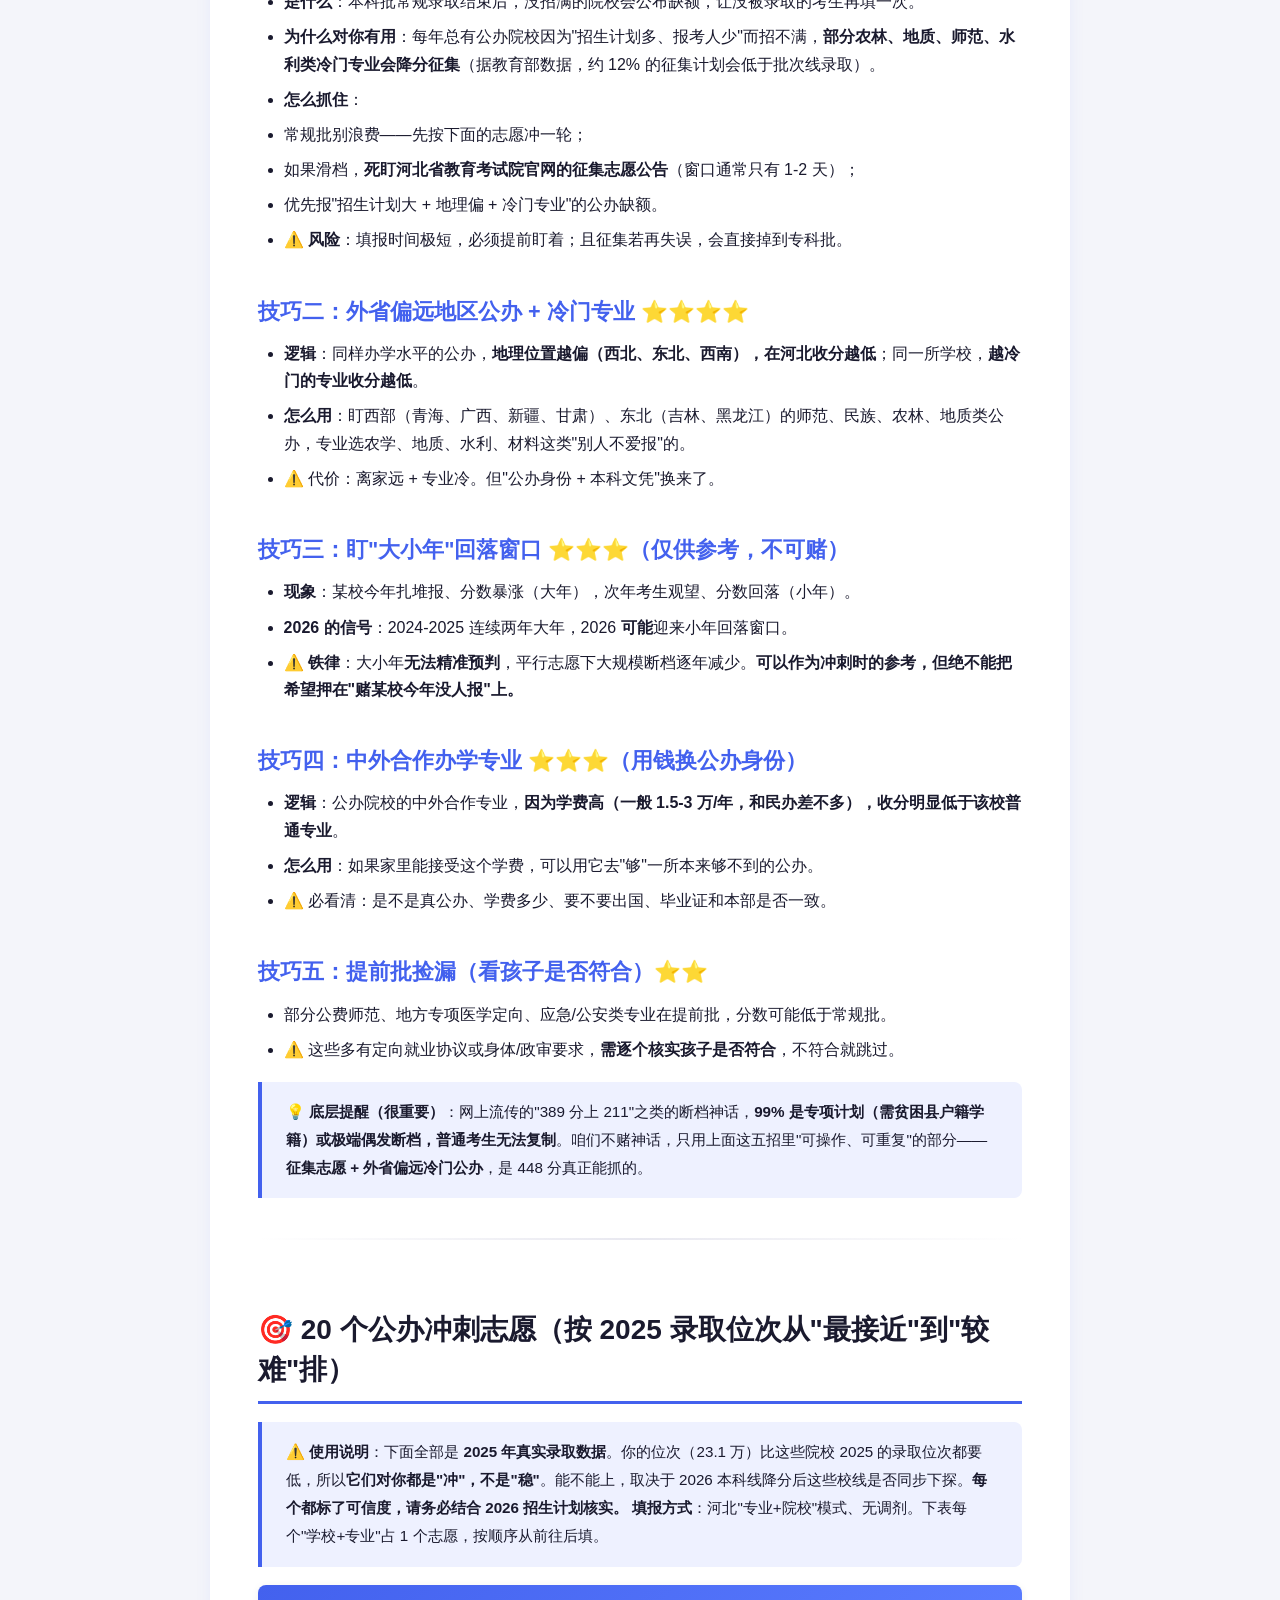
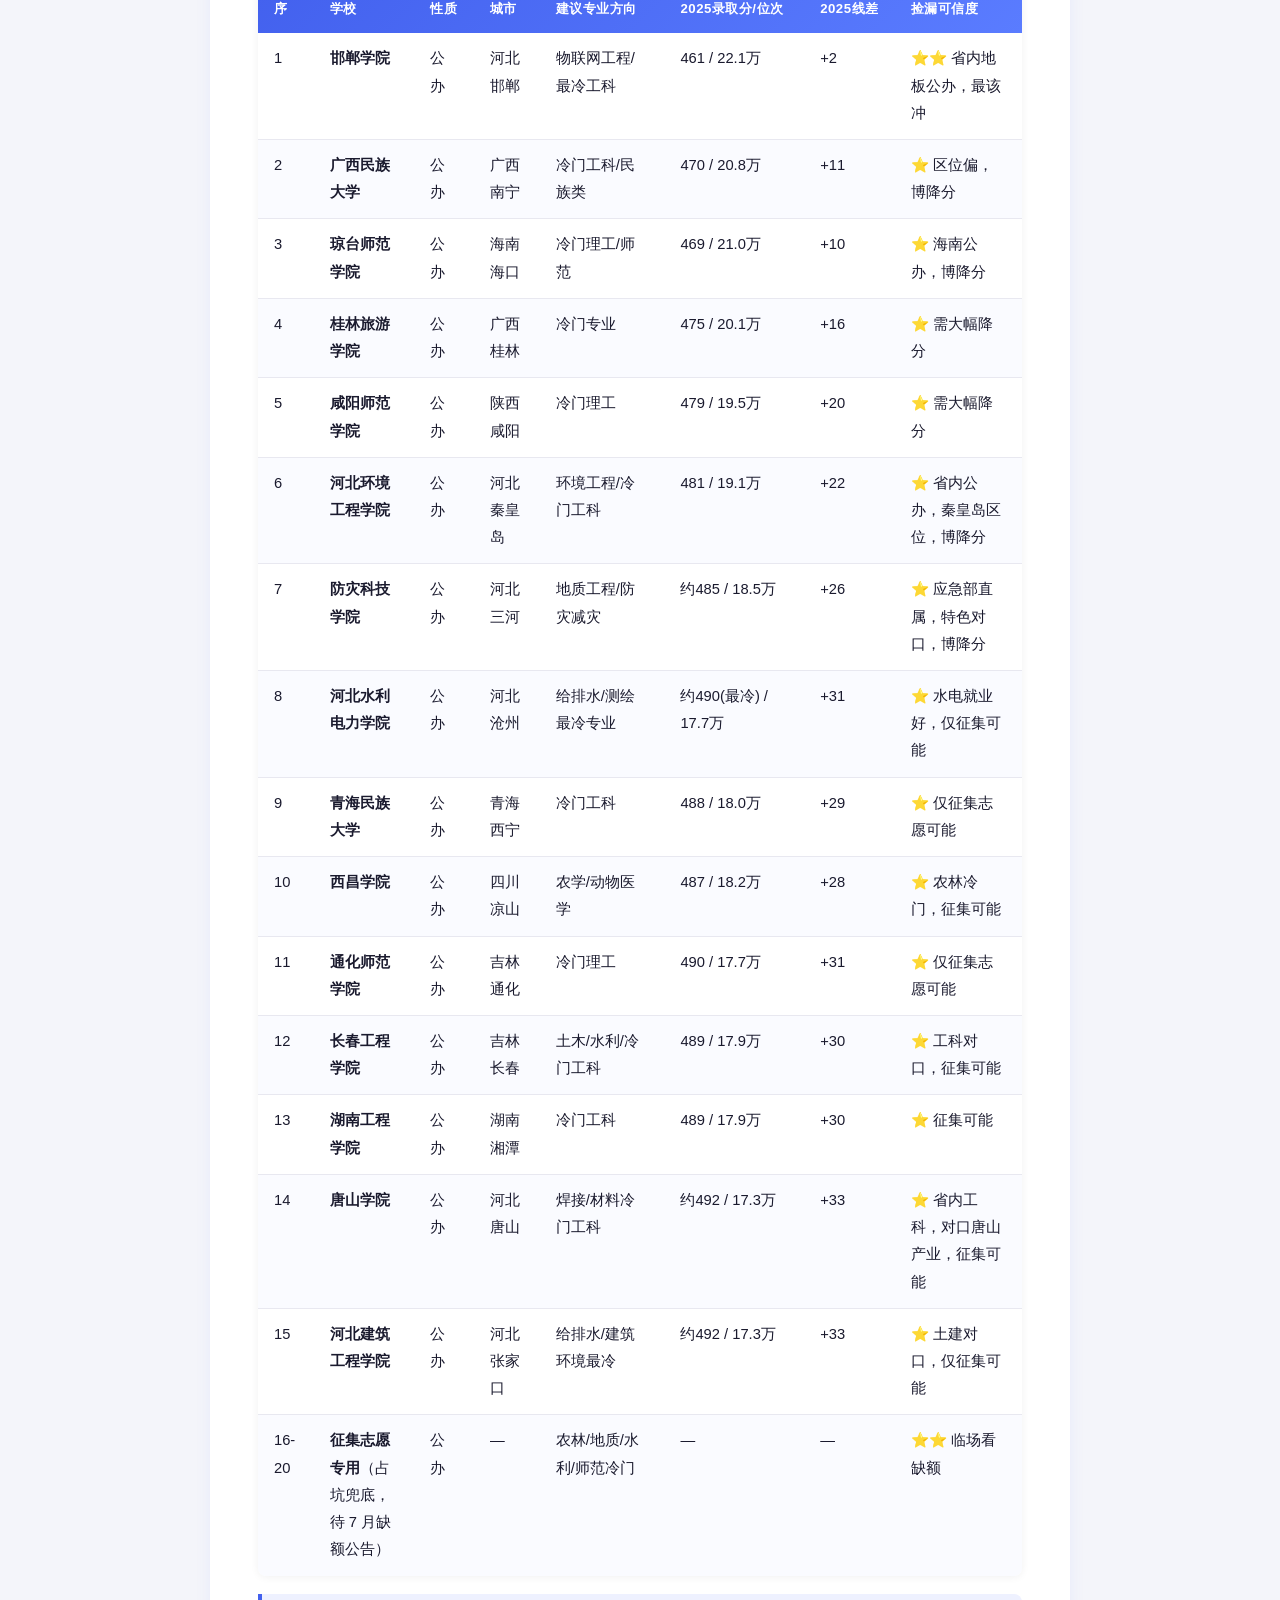
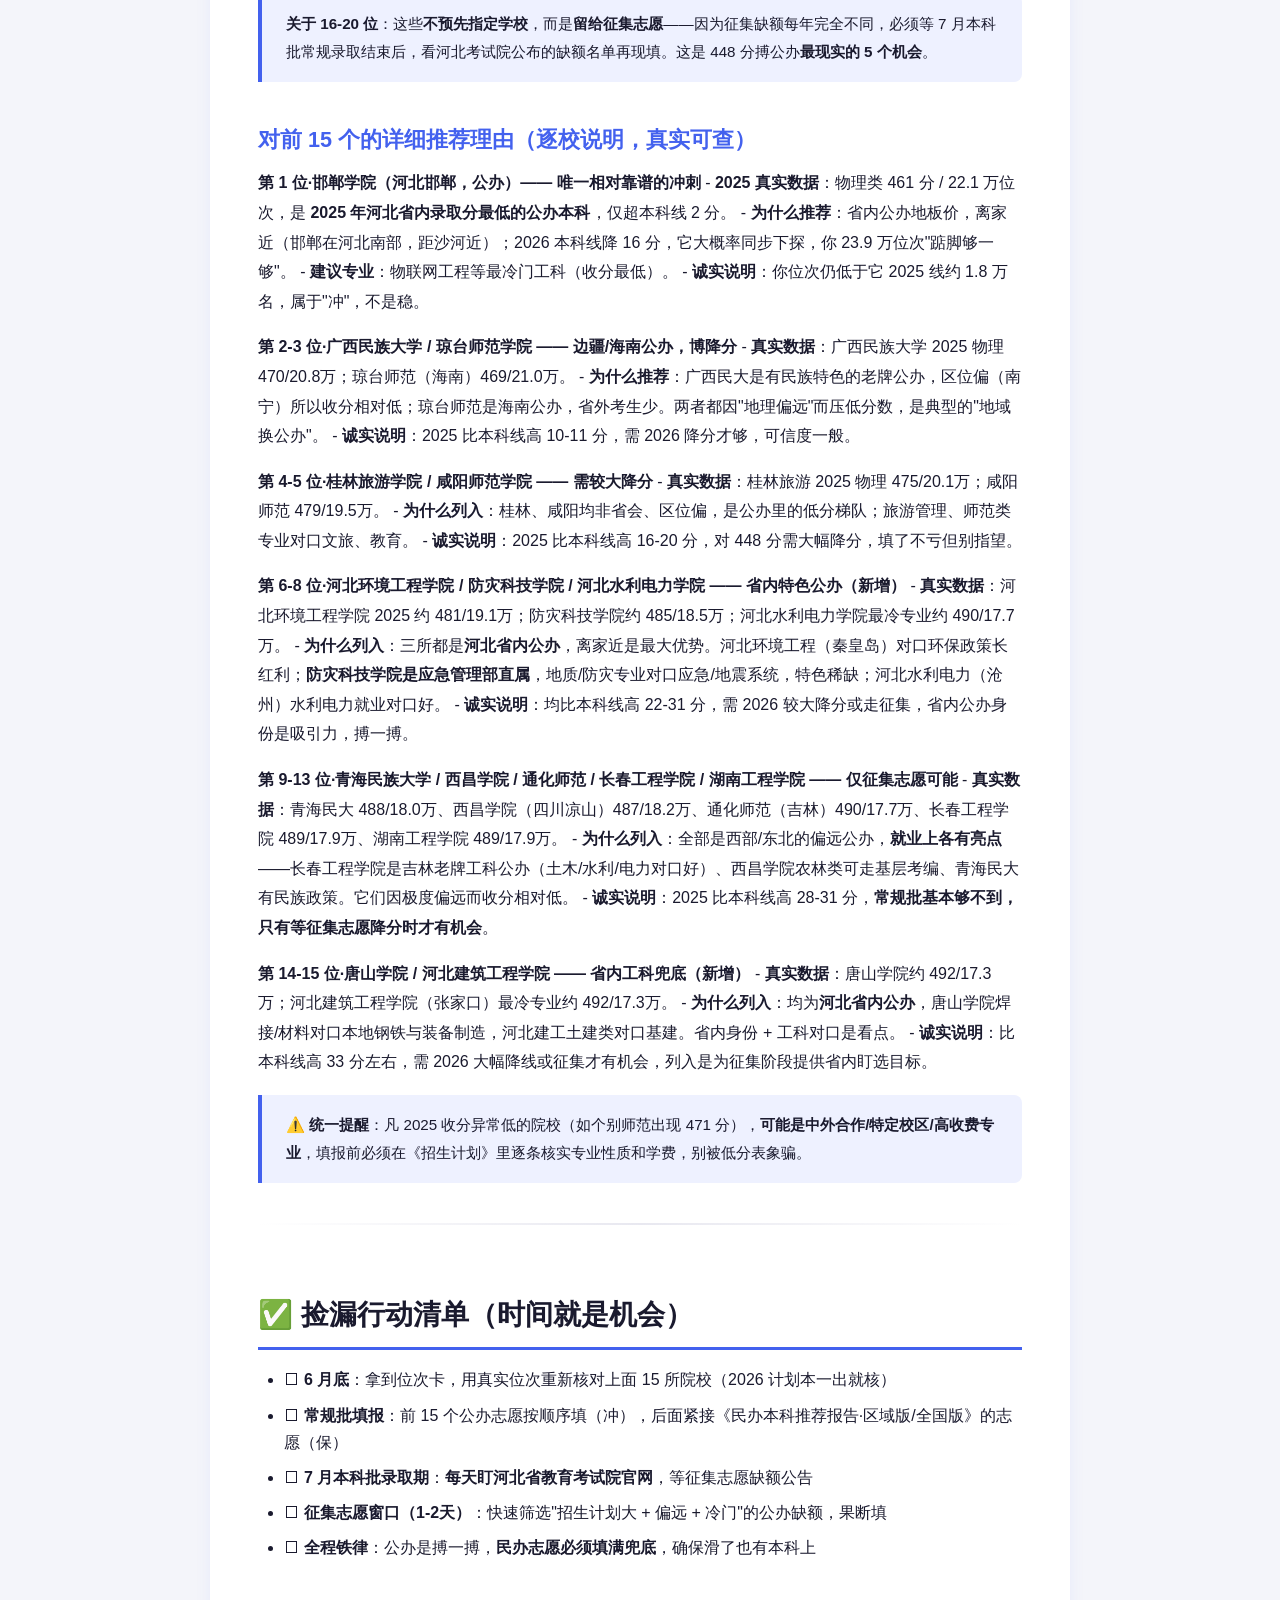
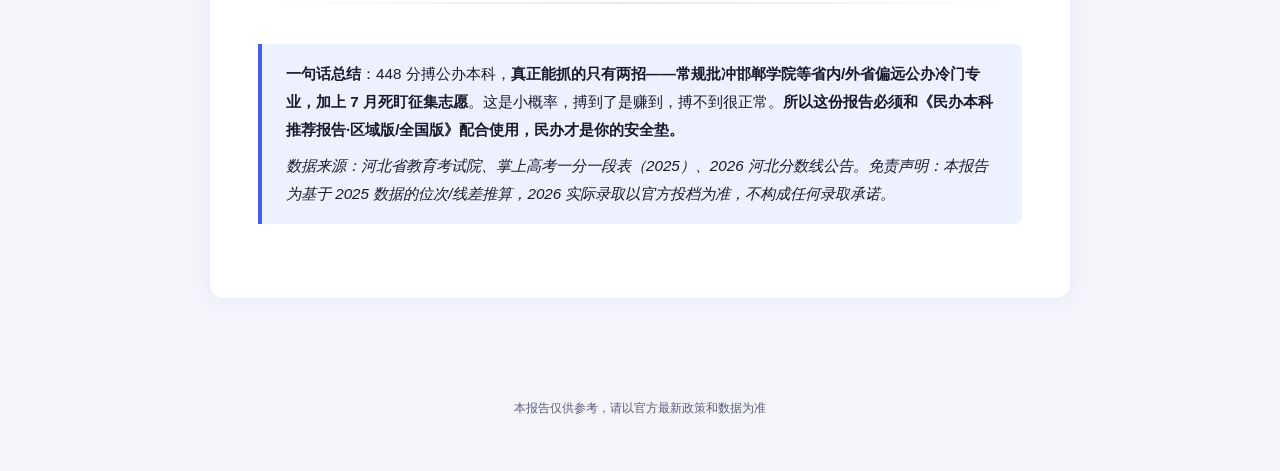
<file: report-gongban-pickup.html>
<!DOCTYPE html>
<html lang="zh-CN">
<head>
<meta charset="UTF-8">
<meta name="viewport" content="width=device-width, initial-scale=1.0">
<title>🎯 公办本科捡漏冲刺报告（小概率·搏一搏专版）</title>
<style>/* ===== 志选 ZhiXuan · 报告样式 ===== */

:root {
  --bg: #f4f5fa;
  --card-bg: #ffffff;
  --text: #1a1a2e;
  --text-sec: #5a5a7a;
  --primary: #4361ee;
  --primary-light: #eef1ff;
  --accent: #f72585;
  --gold: #e6a817;
  --success: #10b981;
  --warning: #f59e0b;
  --danger: #ef4444;
  --border: #e8e8f0;
  --shadow: 0 2px 16px rgba(67,97,238,.08);
  --radius: 14px;
  --radius-sm: 8px;
  --font: "PingFang SC","Hiragino Sans GB","Microsoft YaHei",-apple-system,BlinkMacSystemFont,"Segoe UI",sans-serif;
}

*,*::before,*::after{box-sizing:border-box;margin:0;padding:0}
html{scroll-behavior:smooth;-webkit-text-size-adjust:100%}

body{
  font-family:var(--font);font-size:16px;line-height:1.85;
  color:var(--text);background:var(--bg);min-height:100vh;
}

/* Header */
.page-header{
  background:linear-gradient(135deg,#4361ee 0%,#7209b7 50%,#f72585 100%);
  color:#fff;padding:64px 20px 54px;text-align:center;
  position:relative;overflow:hidden;
}
.page-header::before{
  content:"";position:absolute;top:-50%;left:-50%;width:200%;height:200%;
  background:radial-gradient(circle,rgba(255,255,255,.1) 0%,transparent 60%);
  animation:shimmer 8s ease-in-out infinite;
}
@keyframes shimmer{
  0%,100%{transform:translate(-30%,-30%)}
  50%{transform:translate(10%,10%)}
}
.page-header h1{font-size:2.5em;font-weight:800;letter-spacing:2px;position:relative;z-index:1;text-shadow:0 2px 8px rgba(0,0,0,.2)}
.page-header .subtitle{font-size:1.1em;opacity:.9;margin-top:10px;position:relative;z-index:1}
.page-header .brand{
  display:inline-flex;align-items:center;gap:8px;margin-top:18px;
  padding:8px 22px;background:rgba(255,255,255,.15);border-radius:100px;
  font-size:.9em;backdrop-filter:blur(10px);position:relative;z-index:1;
}

/* Container */
.container{max-width:900px;margin:-30px auto 60px;padding:0 20px;position:relative;z-index:2}
.content-card{
  background:var(--card-bg);border-radius:var(--radius);
  box-shadow:var(--shadow);padding:48px 48px 56px;
}

/* Typography */
h1,h2,h3,h4,h5,h6{line-height:1.4;margin-top:2em;margin-bottom:.6em}

h2{font-size:1.75em;font-weight:800;padding-bottom:12px;border-bottom:3px solid var(--primary);margin-top:2.5em}
h2:first-child{margin-top:0}
h3{font-size:1.35em;font-weight:700;color:var(--primary)}
h4{font-size:1.18em;font-weight:700}
h5{font-size:1.05em;font-weight:600;color:var(--text-sec)}

p{margin-bottom:1em}
strong{font-weight:700}

a{color:var(--primary);text-decoration:none;transition:border-color .2s;border-bottom:1px solid transparent}
a:hover{border-bottom-color:var(--primary)}

/* Lists */
ul,ol{margin:.8em 0 1.2em 1.6em}
li{margin-bottom:.5em;line-height:1.7}

/* Blockquote */
blockquote{
  margin:1.2em 0;padding:16px 20px 16px 24px;
  border-left:4px solid var(--primary);background:var(--primary-light);
  border-radius:0 var(--radius-sm) var(--radius-sm) 0;font-size:.95em;
}
blockquote p{margin-bottom:.5em}
blockquote p:last-child{margin-bottom:0}

/* Table */
table{
  width:100%;border-collapse:separate;border-spacing:0;
  margin:1.2em 0;font-size:.92em;border-radius:var(--radius-sm);
  overflow:hidden;box-shadow:0 1px 8px rgba(0,0,0,.06);
}
thead{background:linear-gradient(135deg,var(--primary),#5a7cff);color:#fff}
th{padding:12px 16px;text-align:left;font-weight:600;font-size:.9em;letter-spacing:.5px;white-space:nowrap}
td{padding:12px 16px;border-bottom:1px solid var(--border);vertical-align:top}
tbody tr:last-child td{border-bottom:none}
tbody tr:nth-child(even){background:#fafbff}
tbody tr:hover{background:var(--primary-light)}

/* Code */
code{font-family:"SF Mono","Fira Code",monospace;font-size:.88em;background:#f0f1f5;padding:2px 6px;border-radius:4px;color:var(--accent)}
pre{margin:1.2em 0;padding:20px 24px;background:#1e1e2e;color:#cdd6f4;border-radius:var(--radius-sm);overflow-x:auto;font-size:.9em;line-height:1.6}
pre code{background:none;padding:0;color:inherit}

/* HR */
hr{border:none;height:2px;background:linear-gradient(90deg,transparent,var(--border),transparent);margin:2.5em 0}

/* Footer */
.page-footer{text-align:center;padding:40px 20px;color:var(--text-sec);font-size:.85em}
.page-footer .brand-footer{font-size:1.1em;font-weight:600;color:var(--primary);margin-bottom:8px}

/* Responsive */
@media(max-width:768px){
  .content-card{padding:24px 20px}
  .page-header{padding:40px 16px 36px}
  .page-header h1{font-size:1.8em}
  h2{font-size:1.5em}
  table{font-size:.85em}
  th,td{padding:8px 10px}
}
@media(max-width:480px){
  .content-card{padding:16px 14px}
  .page-header h1{font-size:1.5em}
  body{font-size:15px}
  table{display:block;overflow-x:auto}
}

/* Print */
@media print{
  body{background:#fff}
  .page-header{background:#4361ee!important;-webkit-print-color-adjust:exact}
  .content-card{box-shadow:none;border:1px solid #ddd}
}
</style>
</head>
<body>
<header class="page-header">
  <h1>🎓 🎯 公办本科捡漏冲刺报告（小概率·搏一搏专版）</h1>
  <p class="subtitle">高考志愿推荐报告 · 一对一定制</p>
</header>
<main class="container">
  <article class="content-card">

<blockquote>
<p><strong>考生</strong>：河北 · 物理类 · 2026 高考 <strong>448 分</strong>（本科线 443，过线 5 分）· 选科物化生
<strong>报告定性</strong>：⚠️ <strong>这是"小概率捡漏"报告，不是主力方案</strong>。公办本科对 448 分而言是"够一够、搏运气"，真正保本科上的是《民办本科推荐报告·区域版/全国版》。两类报告必须配合用。
<strong>报告日期</strong>：2026 年 6 月 27 日
<strong>数据口径</strong>：所有分数/位次均为 <strong>2025 年河北物理类官方一分一段真实数据</strong>（来源：河北省教育考试院）。2026 实际线 7 月投档后才有，本报告为位次/线差推算，<strong>不构成录取承诺</strong>。</p>
</blockquote>
<hr />
<h2>📋 先看懂：你到底处在什么位置（双视角核实）</h2>
<table>
<thead>
<tr>
<th>锚点</th>
<th>2025 数据</th>
<th>说明</th>
</tr>
</thead>
<tbody>
<tr>
<td>你（2026）</td>
<td>448 分 / <strong>约 23.9 万位次（239067）</strong> / 过本科线 +5 分</td>
<td>—</td>
</tr>
<tr>
<td>2026 本科线</td>
<td>443 分</td>
<td>比 2025（459）暴降 16 分</td>
</tr>
<tr>
<td>2025 本科线</td>
<td>459 分 / 22.4 万位次（224230）</td>
<td>—</td>
</tr>
<tr>
<td>2025 省内最低公办（邯郸学院）</td>
<td>461 分 / <strong>22.1 万位次（221488）</strong></td>
<td>比本科线仅高 2 分，已是省内公办地板</td>
</tr>
</tbody>
</table>
<p><strong>两个视角，两个结论：</strong></p>
<ol>
<li><strong>位次法（偏悲观但真实）</strong>：你 23.9 万位次，比 2025 年几乎所有公办本科的录取位次都靠后（连省内地板邯郸学院 22.1 万都比你靠前约 1.8 万名）。<strong>按这个看，公办本科够不到。</strong></li>
<li><strong>线差法（偏乐观）</strong>：你过本科线 +5 分。2026 本科线大降说明低分段扩容，"过线 +5 分"在 2026 能选的公办，可能比 2025 同样"过线 +5 分"（≈464 分）的考生略多。</li>
</ol>
<p><strong>综合判断</strong>：448 分上公办本科，<strong>是真实存在但概率不大的捡漏</strong>。下面的策略全部围绕"如何把这个小概率最大化"。</p>
<hr />
<h2>🛠️ 捡漏五大技巧（全部经过核实，附适用性判断）</h2>
<h3>技巧一：征集志愿 —— 压线生最后、也是最现实的公办机会 ⭐⭐⭐⭐⭐</h3>
<p><strong>这是 448 分搏公办最靠谱的一招。</strong></p>
<ul>
<li><strong>是什么</strong>：本科批常规录取结束后，没招满的院校会公布缺额，让没被录取的考生再填一次。</li>
<li><strong>为什么对你有用</strong>：每年总有公办院校因为"招生计划多、报考人少"而招不满，<strong>部分农林、地质、师范、水利类冷门专业会降分征集</strong>（据教育部数据，约 12% 的征集计划会低于批次线录取）。</li>
<li><strong>怎么抓住</strong>：</li>
<li>常规批别浪费——先按下面的志愿冲一轮；</li>
<li>如果滑档，<strong>死盯河北省教育考试院官网的征集志愿公告</strong>（窗口通常只有 1-2 天）；</li>
<li>优先报"招生计划大 + 地理偏 + 冷门专业"的公办缺额。</li>
<li>⚠️ <strong>风险</strong>：填报时间极短，必须提前盯着；且征集若再失误，会直接掉到专科批。</li>
</ul>
<h3>技巧二：外省偏远地区公办 + 冷门专业 ⭐⭐⭐⭐</h3>
<ul>
<li><strong>逻辑</strong>：同样办学水平的公办，<strong>地理位置越偏（西北、东北、西南），在河北收分越低</strong>；同一所学校，<strong>越冷门的专业收分越低</strong>。</li>
<li><strong>怎么用</strong>：盯西部（青海、广西、新疆、甘肃）、东北（吉林、黑龙江）的师范、民族、农林、地质类公办，专业选农学、地质、水利、材料这类"别人不爱报"的。</li>
<li>⚠️ 代价：离家远 + 专业冷。但"公办身份 + 本科文凭"换来了。</li>
</ul>
<h3>技巧三：盯"大小年"回落窗口 ⭐⭐⭐（仅供参考，不可赌）</h3>
<ul>
<li><strong>现象</strong>：某校今年扎堆报、分数暴涨（大年），次年考生观望、分数回落（小年）。</li>
<li><strong>2026 的信号</strong>：2024-2025 连续两年大年，2026 <strong>可能</strong>迎来小年回落窗口。</li>
<li>⚠️ <strong>铁律</strong>：大小年<strong>无法精准预判</strong>，平行志愿下大规模断档逐年减少。<strong>可以作为冲刺时的参考，但绝不能把希望押在"赌某校今年没人报"上。</strong></li>
</ul>
<h3>技巧四：中外合作办学专业 ⭐⭐⭐（用钱换公办身份）</h3>
<ul>
<li><strong>逻辑</strong>：公办院校的中外合作专业，<strong>因为学费高（一般 1.5-3 万/年，和民办差不多），收分明显低于该校普通专业</strong>。</li>
<li><strong>怎么用</strong>：如果家里能接受这个学费，可以用它去"够"一所本来够不到的公办。</li>
<li>⚠️ 必看清：是不是真公办、学费多少、要不要出国、毕业证和本部是否一致。</li>
</ul>
<h3>技巧五：提前批捡漏（看孩子是否符合）⭐⭐</h3>
<ul>
<li>部分公费师范、地方专项医学定向、应急/公安类专业在提前批，分数可能低于常规批。</li>
<li>⚠️ 这些多有定向就业协议或身体/政审要求，<strong>需逐个核实孩子是否符合</strong>，不符合就跳过。</li>
</ul>
<blockquote>
<p>💡 <strong>底层提醒（很重要）</strong>：网上流传的"389 分上 211"之类的断档神话，<strong>99% 是专项计划（需贫困县户籍学籍）或极端偶发断档，普通考生无法复制</strong>。咱们不赌神话，只用上面这五招里"可操作、可重复"的部分——<strong>征集志愿 + 外省偏远冷门公办</strong>，是 448 分真正能抓的。</p>
</blockquote>
<hr />
<h2>🎯 20 个公办冲刺志愿（按 2025 录取位次从"最接近"到"较难"排）</h2>
<blockquote>
<p>⚠️ <strong>使用说明</strong>：下面全部是 <strong>2025 年真实录取数据</strong>。你的位次（23.1 万）比这些院校 2025 的录取位次都要低，所以<strong>它们对你都是"冲"，不是"稳"</strong>。能不能上，取决于 2026 本科线降分后这些校线是否同步下探。<strong>每个都标了可信度，请务必结合 2026 招生计划核实。</strong>
<strong>填报方式</strong>：河北"专业+院校"模式、无调剂。下表每个"学校+专业"占 1 个志愿，按顺序从前往后填。</p>
</blockquote>
<table>
<thead>
<tr>
<th>序</th>
<th>学校</th>
<th>性质</th>
<th>城市</th>
<th>建议专业方向</th>
<th>2025录取分/位次</th>
<th>2025线差</th>
<th>捡漏可信度</th>
</tr>
</thead>
<tbody>
<tr>
<td>1</td>
<td><strong>邯郸学院</strong></td>
<td>公办</td>
<td>河北邯郸</td>
<td>物联网工程/最冷工科</td>
<td>461 / 22.1万</td>
<td>+2</td>
<td>⭐⭐ 省内地板公办，最该冲</td>
</tr>
<tr>
<td>2</td>
<td><strong>广西民族大学</strong></td>
<td>公办</td>
<td>广西南宁</td>
<td>冷门工科/民族类</td>
<td>470 / 20.8万</td>
<td>+11</td>
<td>⭐ 区位偏，博降分</td>
</tr>
<tr>
<td>3</td>
<td><strong>琼台师范学院</strong></td>
<td>公办</td>
<td>海南海口</td>
<td>冷门理工/师范</td>
<td>469 / 21.0万</td>
<td>+10</td>
<td>⭐ 海南公办，博降分</td>
</tr>
<tr>
<td>4</td>
<td><strong>桂林旅游学院</strong></td>
<td>公办</td>
<td>广西桂林</td>
<td>冷门专业</td>
<td>475 / 20.1万</td>
<td>+16</td>
<td>⭐ 需大幅降分</td>
</tr>
<tr>
<td>5</td>
<td><strong>咸阳师范学院</strong></td>
<td>公办</td>
<td>陕西咸阳</td>
<td>冷门理工</td>
<td>479 / 19.5万</td>
<td>+20</td>
<td>⭐ 需大幅降分</td>
</tr>
<tr>
<td>6</td>
<td><strong>河北环境工程学院</strong></td>
<td>公办</td>
<td>河北秦皇岛</td>
<td>环境工程/冷门工科</td>
<td>481 / 19.1万</td>
<td>+22</td>
<td>⭐ 省内公办，秦皇岛区位，博降分</td>
</tr>
<tr>
<td>7</td>
<td><strong>防灾科技学院</strong></td>
<td>公办</td>
<td>河北三河</td>
<td>地质工程/防灾减灾</td>
<td>约485 / 18.5万</td>
<td>+26</td>
<td>⭐ 应急部直属，特色对口，博降分</td>
</tr>
<tr>
<td>8</td>
<td><strong>河北水利电力学院</strong></td>
<td>公办</td>
<td>河北沧州</td>
<td>给排水/测绘最冷专业</td>
<td>约490(最冷) / 17.7万</td>
<td>+31</td>
<td>⭐ 水电就业好，仅征集可能</td>
</tr>
<tr>
<td>9</td>
<td><strong>青海民族大学</strong></td>
<td>公办</td>
<td>青海西宁</td>
<td>冷门工科</td>
<td>488 / 18.0万</td>
<td>+29</td>
<td>⭐ 仅征集志愿可能</td>
</tr>
<tr>
<td>10</td>
<td><strong>西昌学院</strong></td>
<td>公办</td>
<td>四川凉山</td>
<td>农学/动物医学</td>
<td>487 / 18.2万</td>
<td>+28</td>
<td>⭐ 农林冷门，征集可能</td>
</tr>
<tr>
<td>11</td>
<td><strong>通化师范学院</strong></td>
<td>公办</td>
<td>吉林通化</td>
<td>冷门理工</td>
<td>490 / 17.7万</td>
<td>+31</td>
<td>⭐ 仅征集志愿可能</td>
</tr>
<tr>
<td>12</td>
<td><strong>长春工程学院</strong></td>
<td>公办</td>
<td>吉林长春</td>
<td>土木/水利/冷门工科</td>
<td>489 / 17.9万</td>
<td>+30</td>
<td>⭐ 工科对口，征集可能</td>
</tr>
<tr>
<td>13</td>
<td><strong>湖南工程学院</strong></td>
<td>公办</td>
<td>湖南湘潭</td>
<td>冷门工科</td>
<td>489 / 17.9万</td>
<td>+30</td>
<td>⭐ 征集可能</td>
</tr>
<tr>
<td>14</td>
<td><strong>唐山学院</strong></td>
<td>公办</td>
<td>河北唐山</td>
<td>焊接/材料冷门工科</td>
<td>约492 / 17.3万</td>
<td>+33</td>
<td>⭐ 省内工科，对口唐山产业，征集可能</td>
</tr>
<tr>
<td>15</td>
<td><strong>河北建筑工程学院</strong></td>
<td>公办</td>
<td>河北张家口</td>
<td>给排水/建筑环境最冷</td>
<td>约492 / 17.3万</td>
<td>+33</td>
<td>⭐ 土建对口，仅征集可能</td>
</tr>
<tr>
<td>16-20</td>
<td><strong>征集志愿专用</strong>（占坑兜底，待 7 月缺额公告）</td>
<td>公办</td>
<td>—</td>
<td>农林/地质/水利/师范冷门</td>
<td>—</td>
<td>—</td>
<td>⭐⭐ 临场看缺额</td>
</tr>
</tbody>
</table>
<blockquote>
<p><strong>关于 16-20 位</strong>：这些<strong>不预先指定学校</strong>，而是<strong>留给征集志愿</strong>——因为征集缺额每年完全不同，必须等 7 月本科批常规录取结束后，看河北考试院公布的缺额名单再现填。这是 448 分搏公办<strong>最现实的 5 个机会</strong>。</p>
</blockquote>
<h3>对前 15 个的详细推荐理由（逐校说明，真实可查）</h3>
<p><strong>第 1 位·邯郸学院（河北邯郸，公办）—— 唯一相对靠谱的冲刺</strong>
- <strong>2025 真实数据</strong>：物理类 461 分 / 22.1 万位次，是 <strong>2025 年河北省内录取分最低的公办本科</strong>，仅超本科线 2 分。
- <strong>为什么推荐</strong>：省内公办地板价，离家近（邯郸在河北南部，距沙河近）；2026 本科线降 16 分，它大概率同步下探，你 23.9 万位次"踮脚够一够"。
- <strong>建议专业</strong>：物联网工程等最冷门工科（收分最低）。
- <strong>诚实说明</strong>：你位次仍低于它 2025 线约 1.8 万名，属于"冲"，不是稳。</p>
<p><strong>第 2-3 位·广西民族大学 / 琼台师范学院 —— 边疆/海南公办，博降分</strong>
- <strong>真实数据</strong>：广西民族大学 2025 物理 470/20.8万；琼台师范（海南）469/21.0万。
- <strong>为什么推荐</strong>：广西民大是有民族特色的老牌公办，区位偏（南宁）所以收分相对低；琼台师范是海南公办，省外考生少。两者都因"地理偏远"而压低分数，是典型的"地域换公办"。
- <strong>诚实说明</strong>：2025 比本科线高 10-11 分，需 2026 降分才够，可信度一般。</p>
<p><strong>第 4-5 位·桂林旅游学院 / 咸阳师范学院 —— 需较大降分</strong>
- <strong>真实数据</strong>：桂林旅游 2025 物理 475/20.1万；咸阳师范 479/19.5万。
- <strong>为什么列入</strong>：桂林、咸阳均非省会、区位偏，是公办里的低分梯队；旅游管理、师范类专业对口文旅、教育。
- <strong>诚实说明</strong>：2025 比本科线高 16-20 分，对 448 分需大幅降分，填了不亏但别指望。</p>
<p><strong>第 6-8 位·河北环境工程学院 / 防灾科技学院 / 河北水利电力学院 —— 省内特色公办（新增）</strong>
- <strong>真实数据</strong>：河北环境工程学院 2025 约 481/19.1万；防灾科技学院约 485/18.5万；河北水利电力学院最冷专业约 490/17.7万。
- <strong>为什么列入</strong>：三所都是<strong>河北省内公办</strong>，离家近是最大优势。河北环境工程（秦皇岛）对口环保政策长红利；<strong>防灾科技学院是应急管理部直属</strong>，地质/防灾专业对口应急/地震系统，特色稀缺；河北水利电力（沧州）水利电力就业对口好。
- <strong>诚实说明</strong>：均比本科线高 22-31 分，需 2026 较大降分或走征集，省内公办身份是吸引力，搏一搏。</p>
<p><strong>第 9-13 位·青海民族大学 / 西昌学院 / 通化师范 / 长春工程学院 / 湖南工程学院 —— 仅征集志愿可能</strong>
- <strong>真实数据</strong>：青海民大 488/18.0万、西昌学院（四川凉山）487/18.2万、通化师范（吉林）490/17.7万、长春工程学院 489/17.9万、湖南工程学院 489/17.9万。
- <strong>为什么列入</strong>：全部是西部/东北的偏远公办，<strong>就业上各有亮点</strong>——长春工程学院是吉林老牌工科公办（土木/水利/电力对口好）、西昌学院农林类可走基层考编、青海民大有民族政策。它们因极度偏远而收分相对低。
- <strong>诚实说明</strong>：2025 比本科线高 28-31 分，<strong>常规批基本够不到，只有等征集志愿降分时才有机会</strong>。</p>
<p><strong>第 14-15 位·唐山学院 / 河北建筑工程学院 —— 省内工科兜底（新增）</strong>
- <strong>真实数据</strong>：唐山学院约 492/17.3万；河北建筑工程学院（张家口）最冷专业约 492/17.3万。
- <strong>为什么列入</strong>：均为<strong>河北省内公办</strong>，唐山学院焊接/材料对口本地钢铁与装备制造，河北建工土建类对口基建。省内身份 + 工科对口是看点。
- <strong>诚实说明</strong>：比本科线高 33 分左右，需 2026 大幅降线或征集才有机会，列入是为征集阶段提供省内盯选目标。</p>
<blockquote>
<p>⚠️ <strong>统一提醒</strong>：凡 2025 收分异常低的院校（如个别师范出现 471 分），<strong>可能是中外合作/特定校区/高收费专业</strong>，填报前必须在《招生计划》里逐条核实专业性质和学费，别被低分表象骗。</p>
</blockquote>
<hr />
<h2>✅ 捡漏行动清单（时间就是机会）</h2>
<ul>
<li>☐ <strong>6 月底</strong>：拿到位次卡，用真实位次重新核对上面 15 所院校（2026 计划本一出就核）</li>
<li>☐ <strong>常规批填报</strong>：前 15 个公办志愿按顺序填（冲），后面紧接《民办本科推荐报告·区域版/全国版》的志愿（保）</li>
<li>☐ <strong>7 月本科批录取期</strong>：<strong>每天盯河北省教育考试院官网</strong>，等征集志愿缺额公告</li>
<li>☐ <strong>征集志愿窗口（1-2天）</strong>：快速筛选"招生计划大 + 偏远 + 冷门"的公办缺额，果断填</li>
<li>☐ <strong>全程铁律</strong>：公办是搏一搏，<strong>民办志愿必须填满兜底</strong>，确保滑了也有本科上</li>
</ul>
<hr />
<blockquote>
<p><strong>一句话总结</strong>：448 分搏公办本科，<strong>真正能抓的只有两招——常规批冲邯郸学院等省内/外省偏远公办冷门专业，加上 7 月死盯征集志愿</strong>。这是小概率，搏到了是赚到，搏不到很正常。<strong>所以这份报告必须和《民办本科推荐报告·区域版/全国版》配合使用，民办才是你的安全垫。</strong></p>
<p><em>数据来源：河北省教育考试院、掌上高考一分一段表（2025）、2026 河北分数线公告。免责声明：本报告为基于 2025 数据的位次/线差推算，2026 实际录取以官方投档为准，不构成任何录取承诺。</em></p>
</blockquote>
  </article>
</main>
<footer class="page-footer">
  <p style="font-size:0.85em">本报告仅供参考，请以官方最新政策和数据为准</p>
</footer>
</body>
</html>
</file>
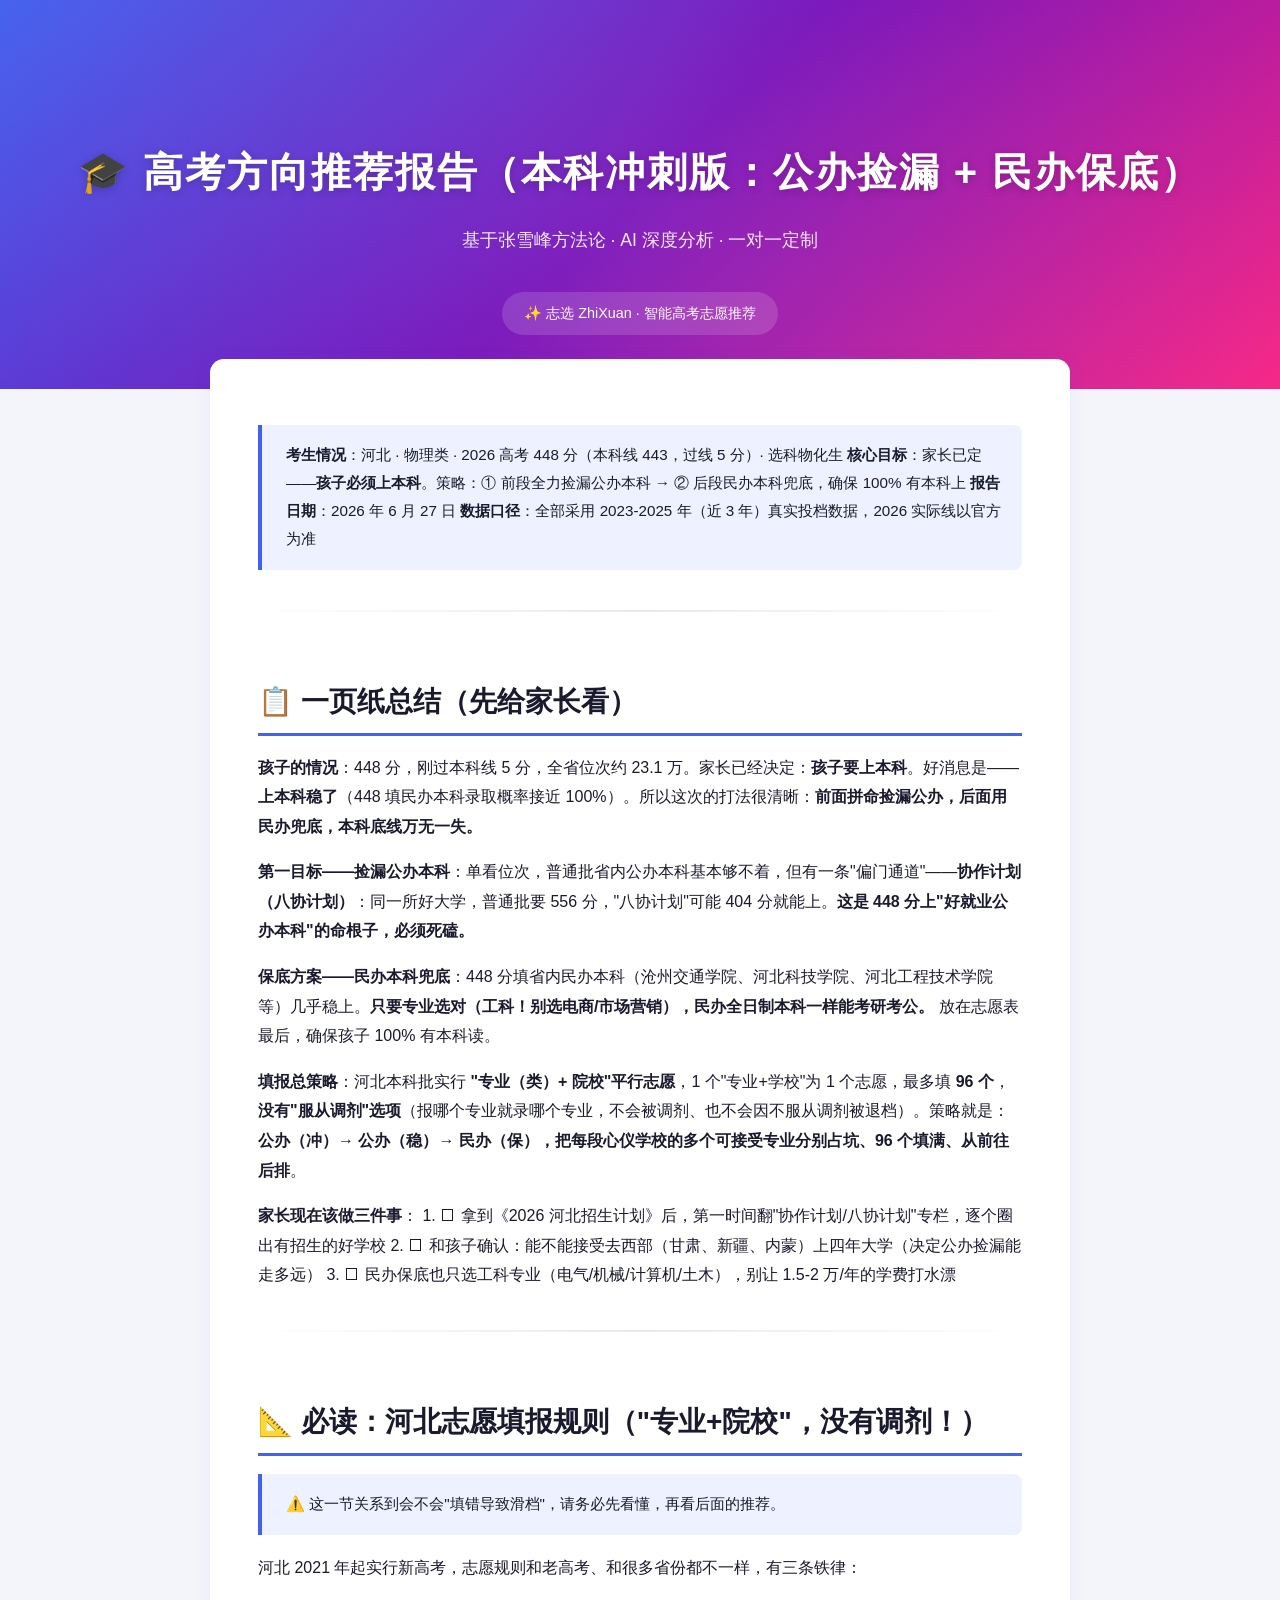
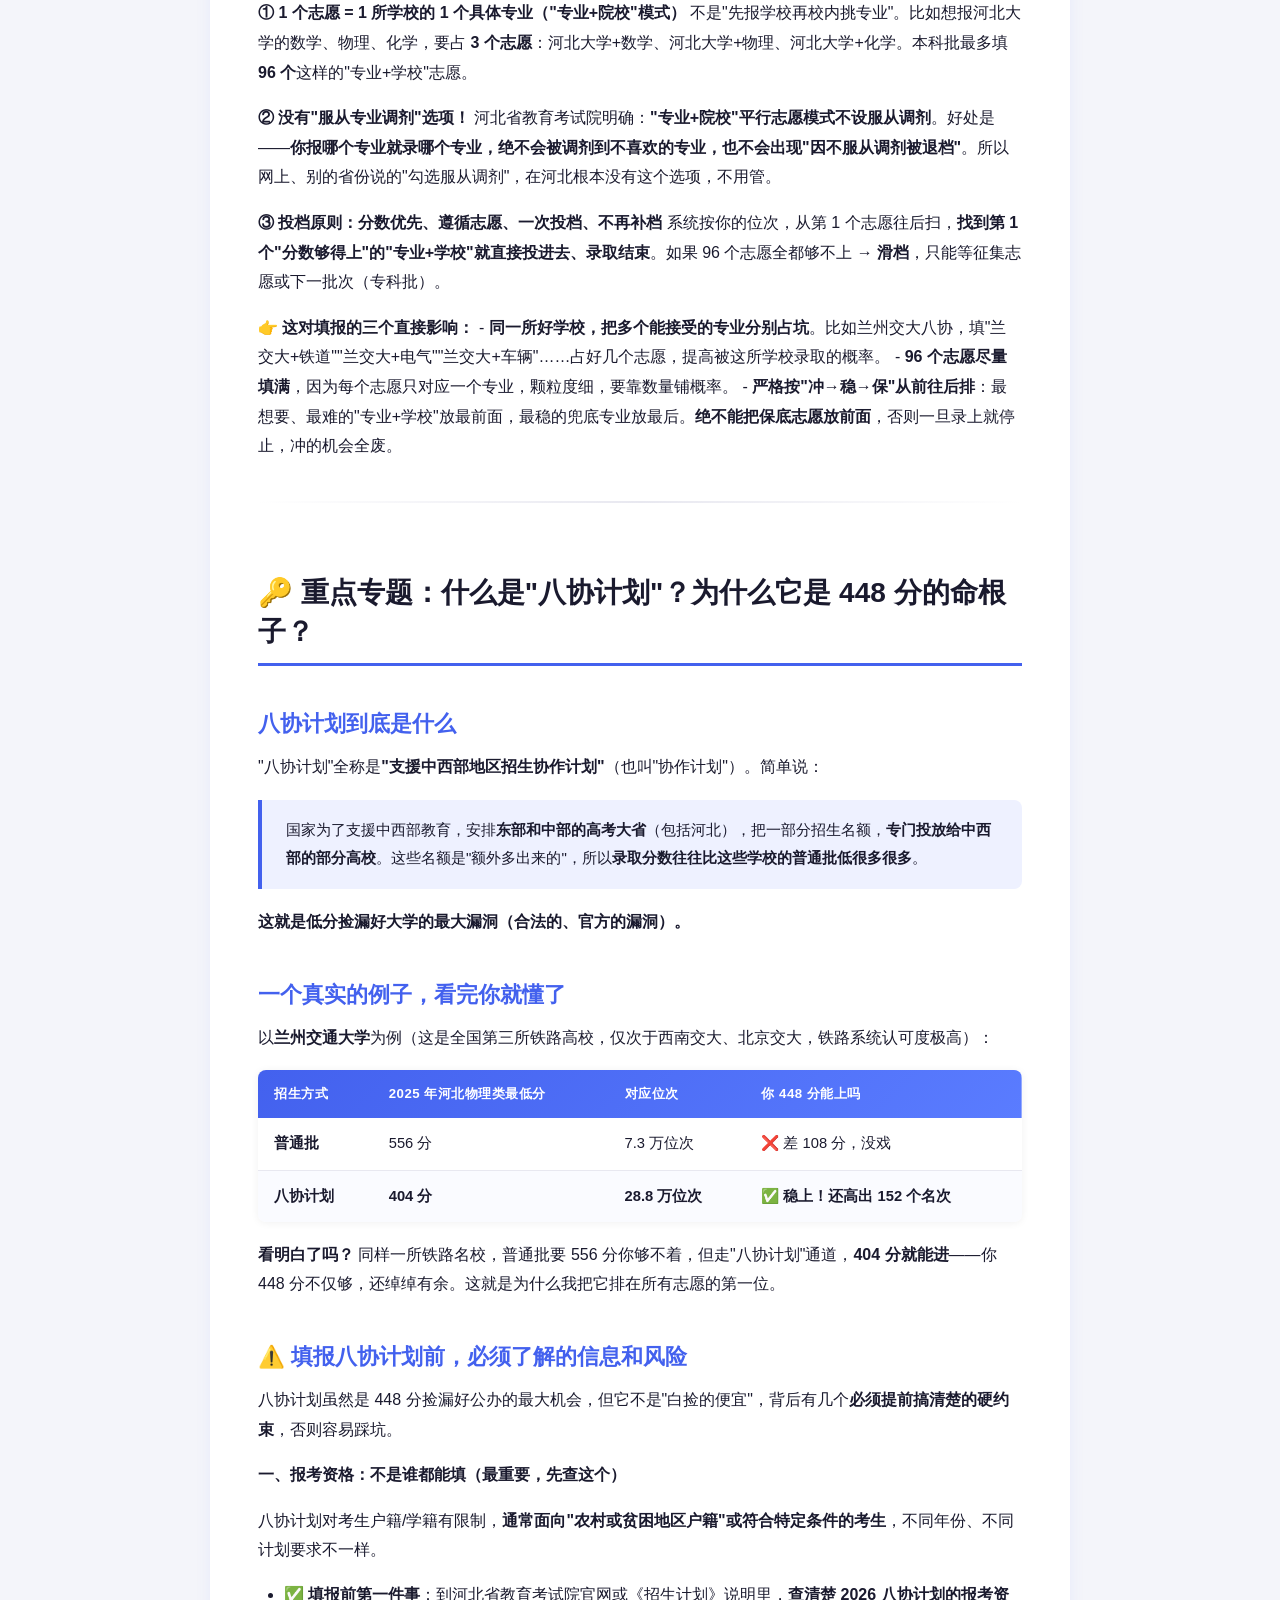
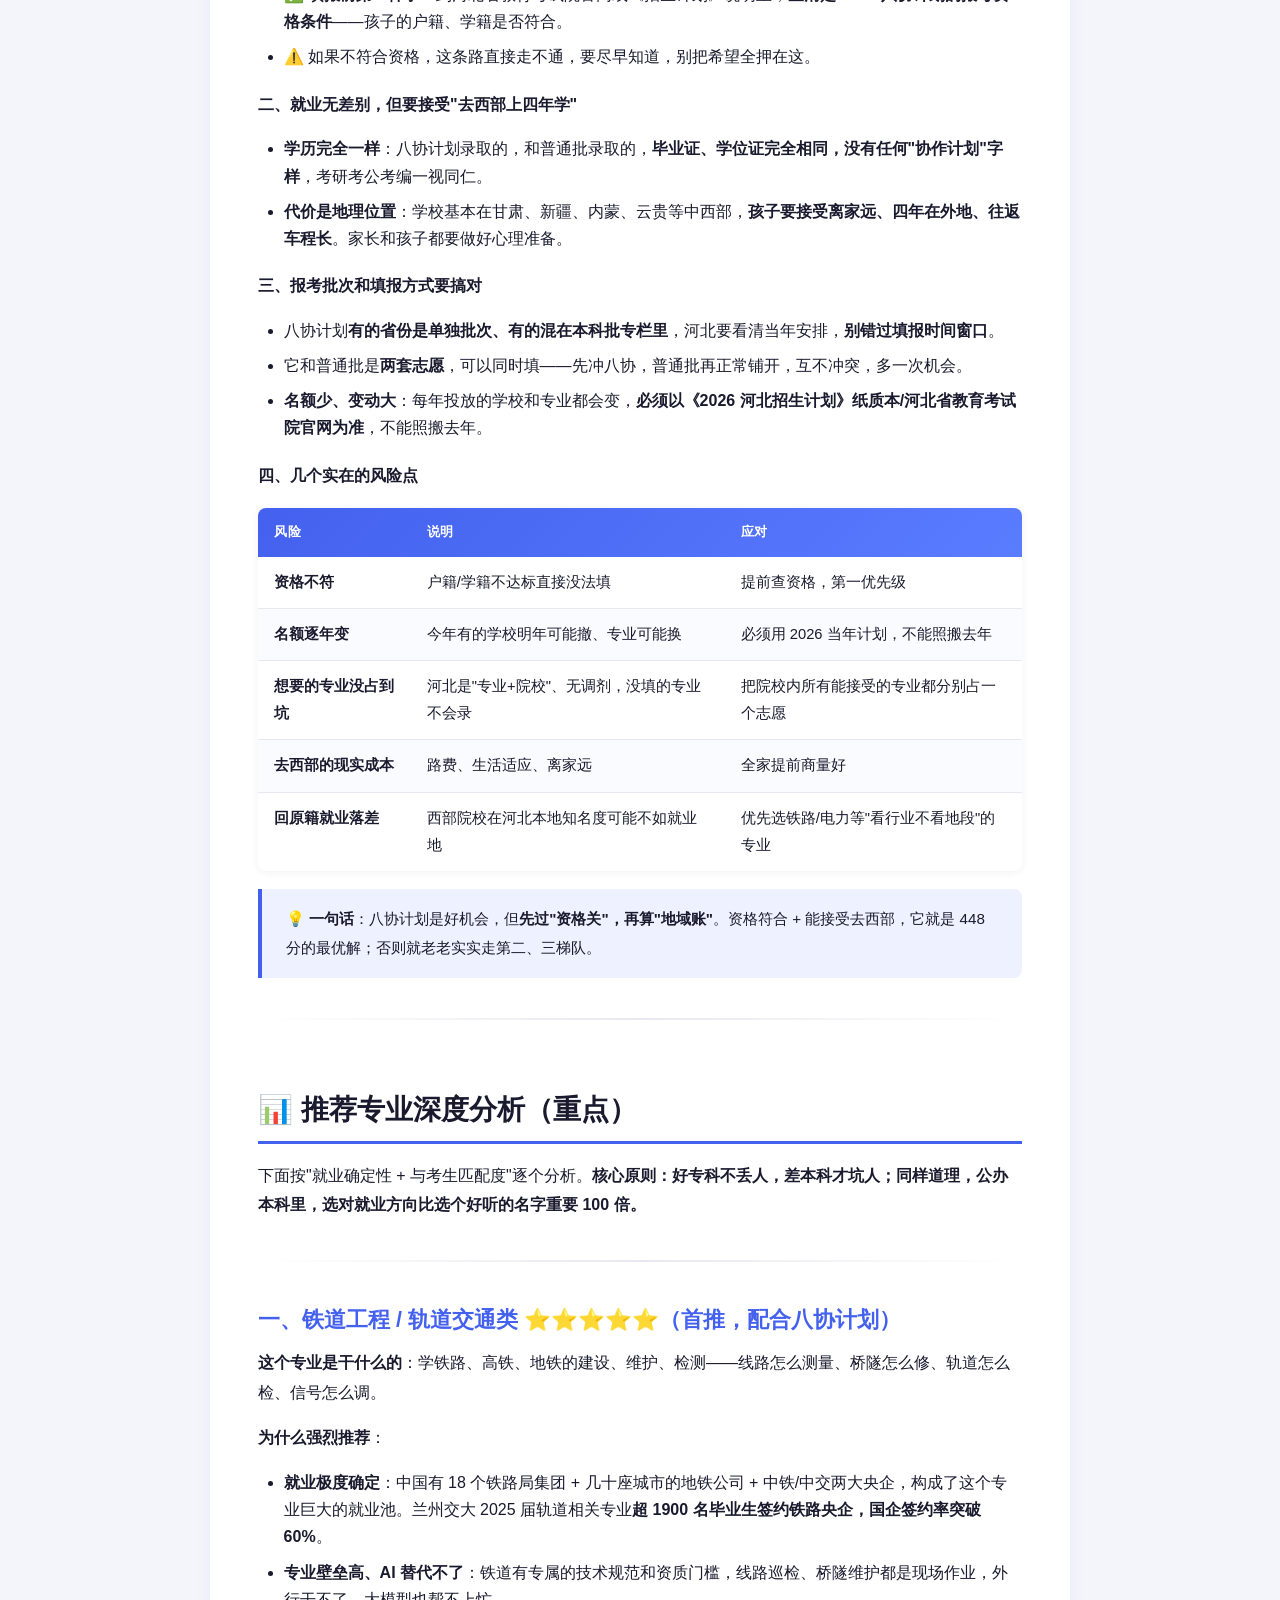
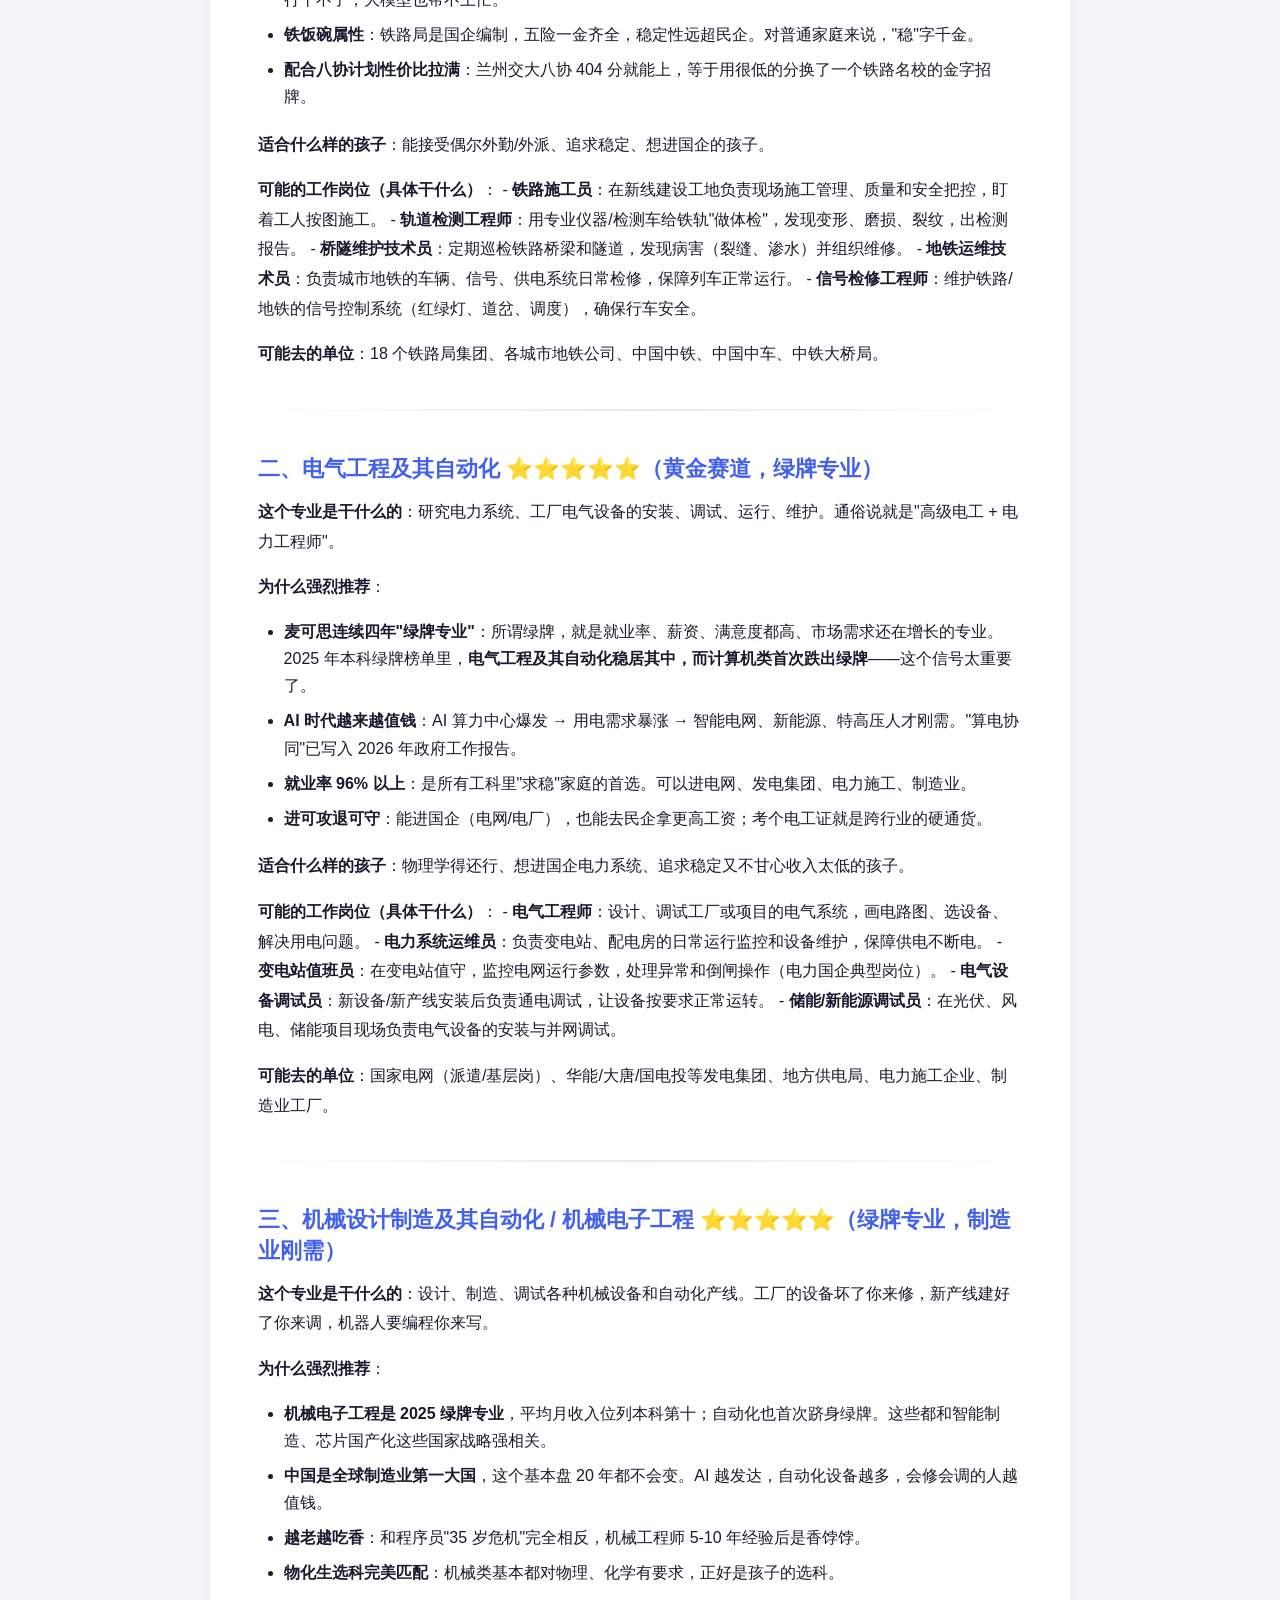
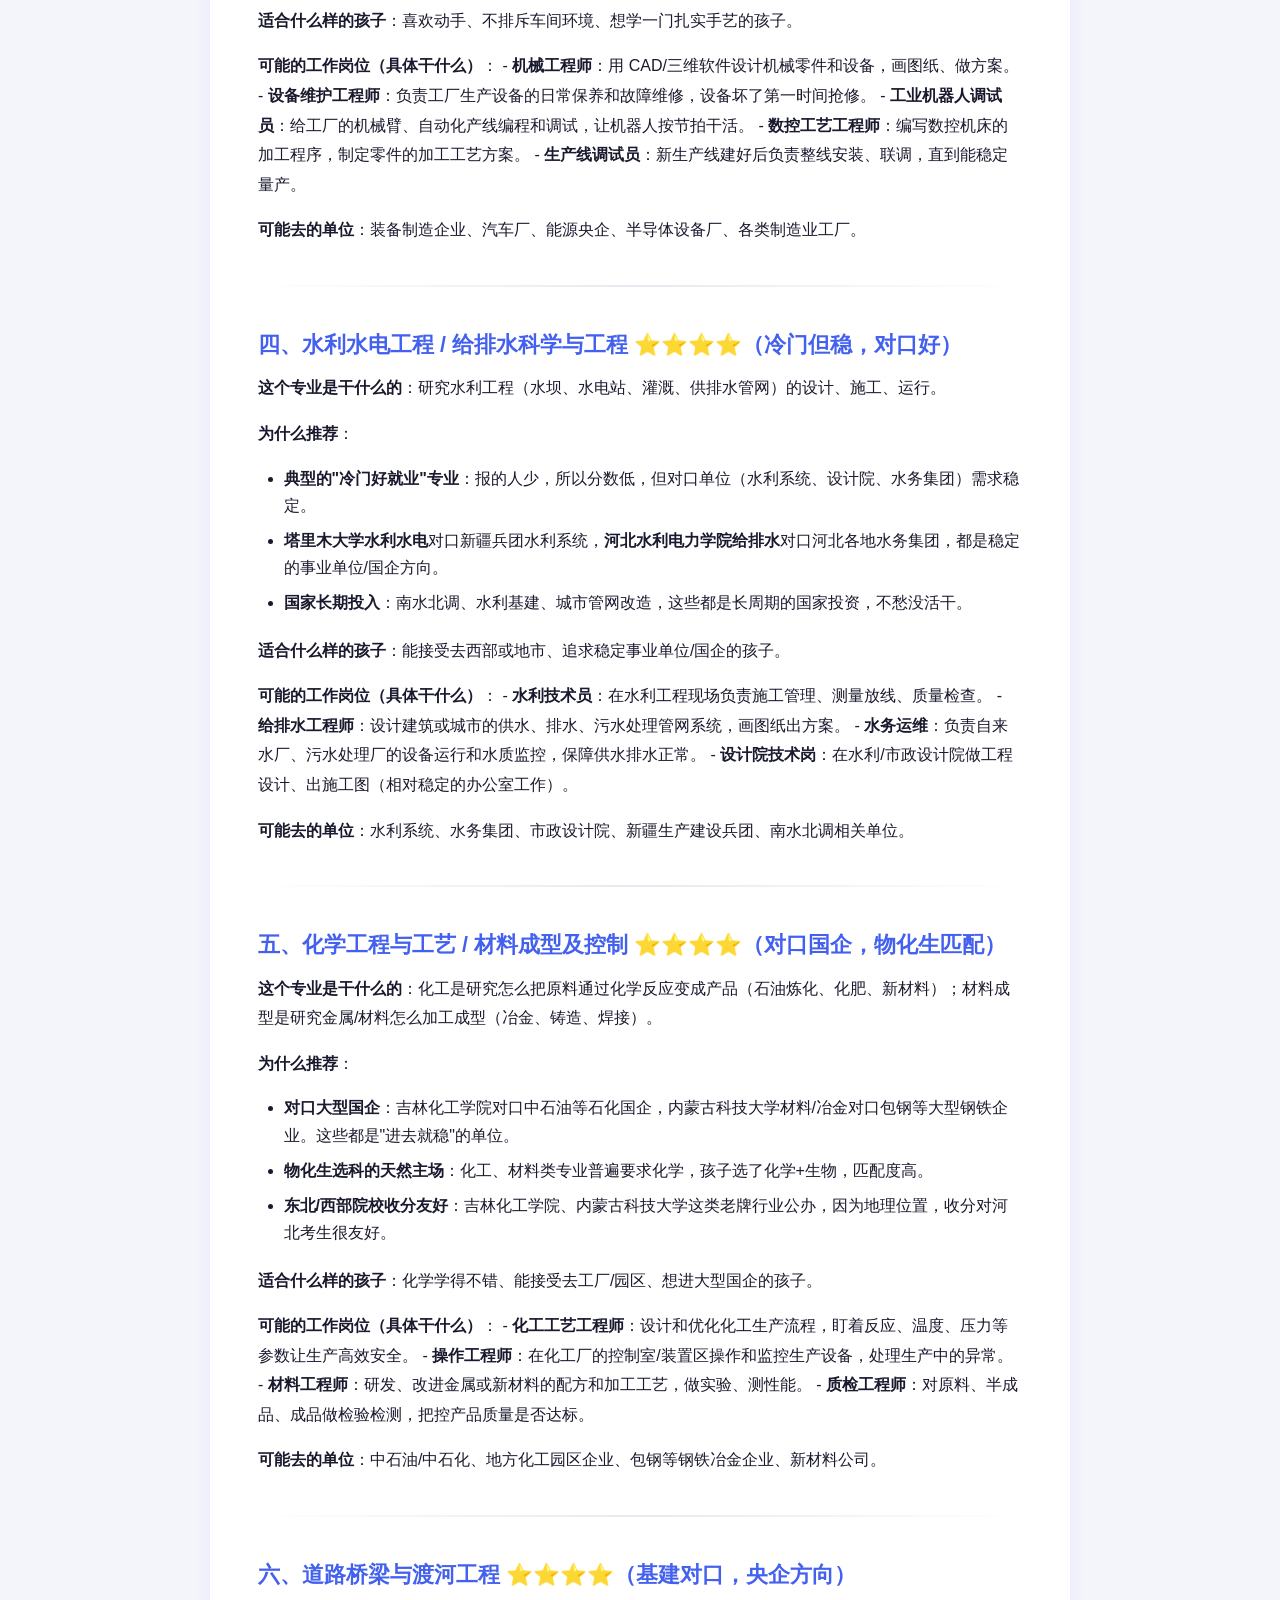
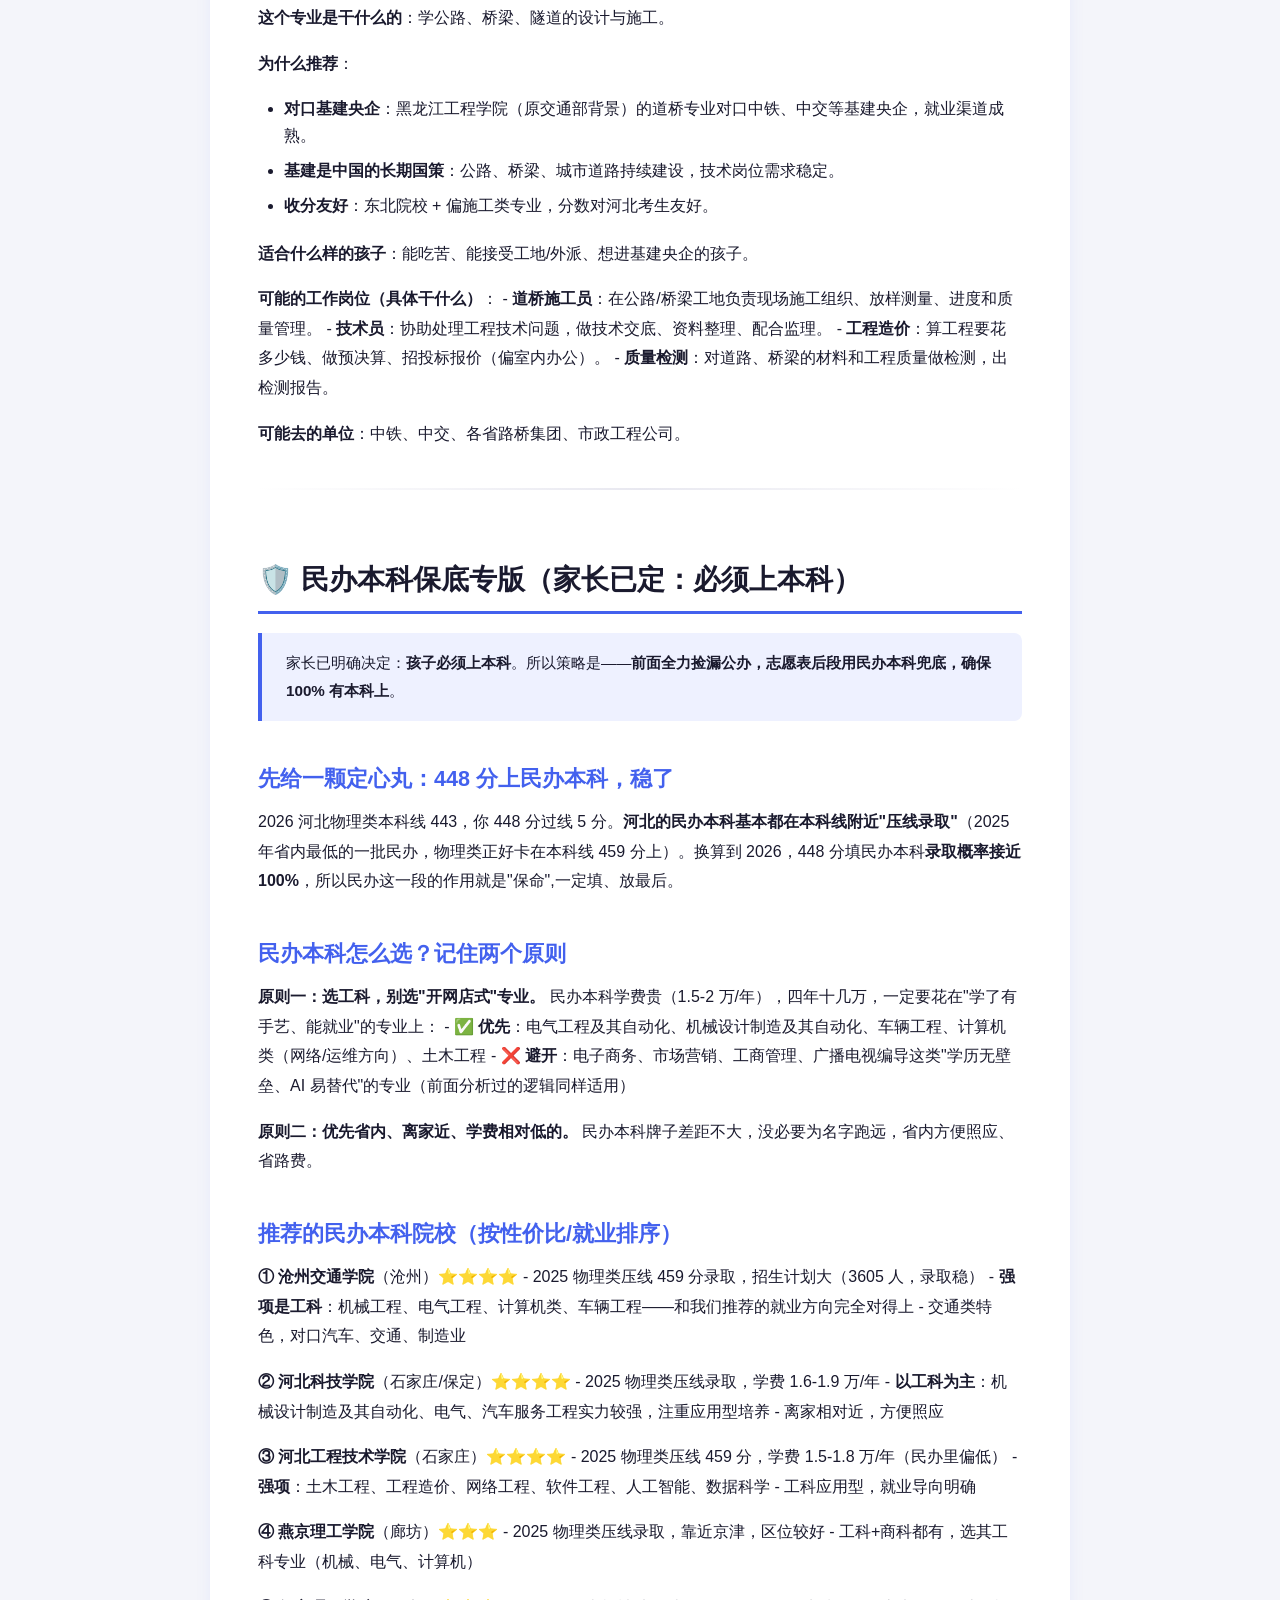
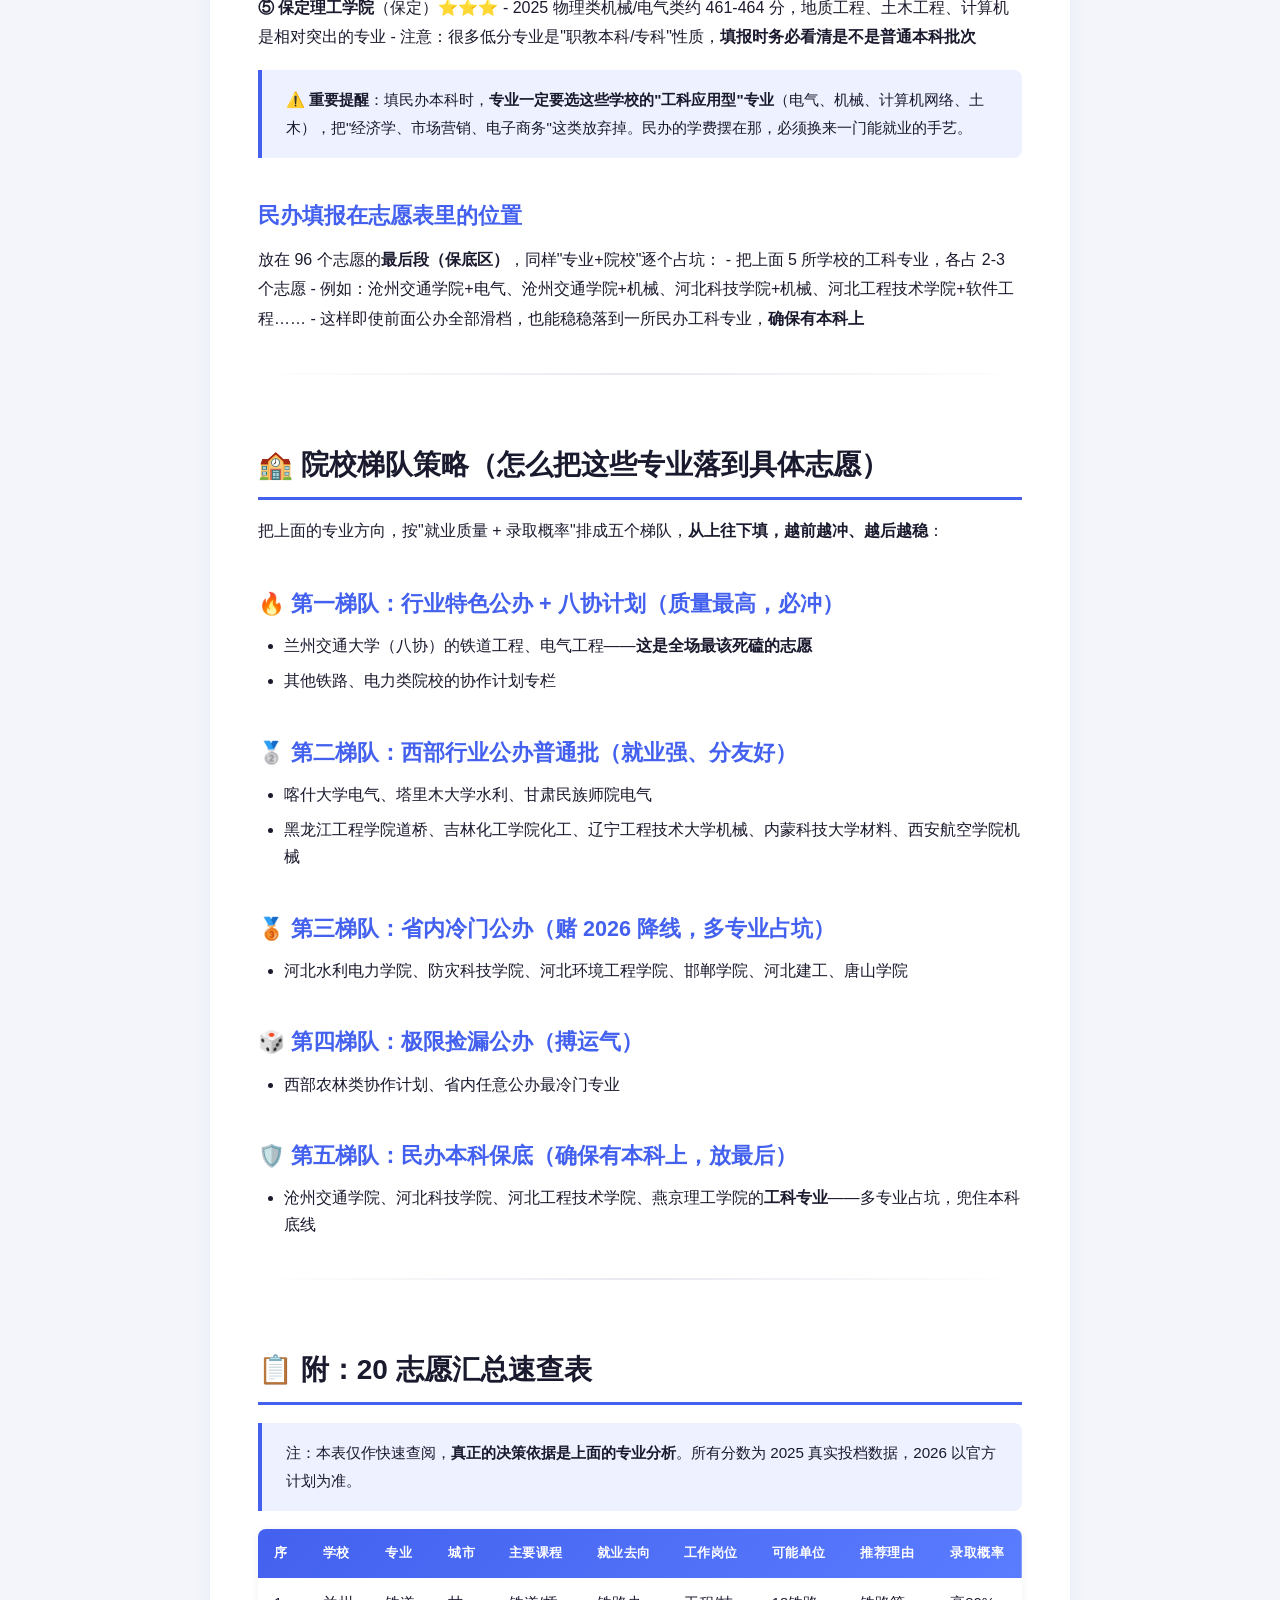
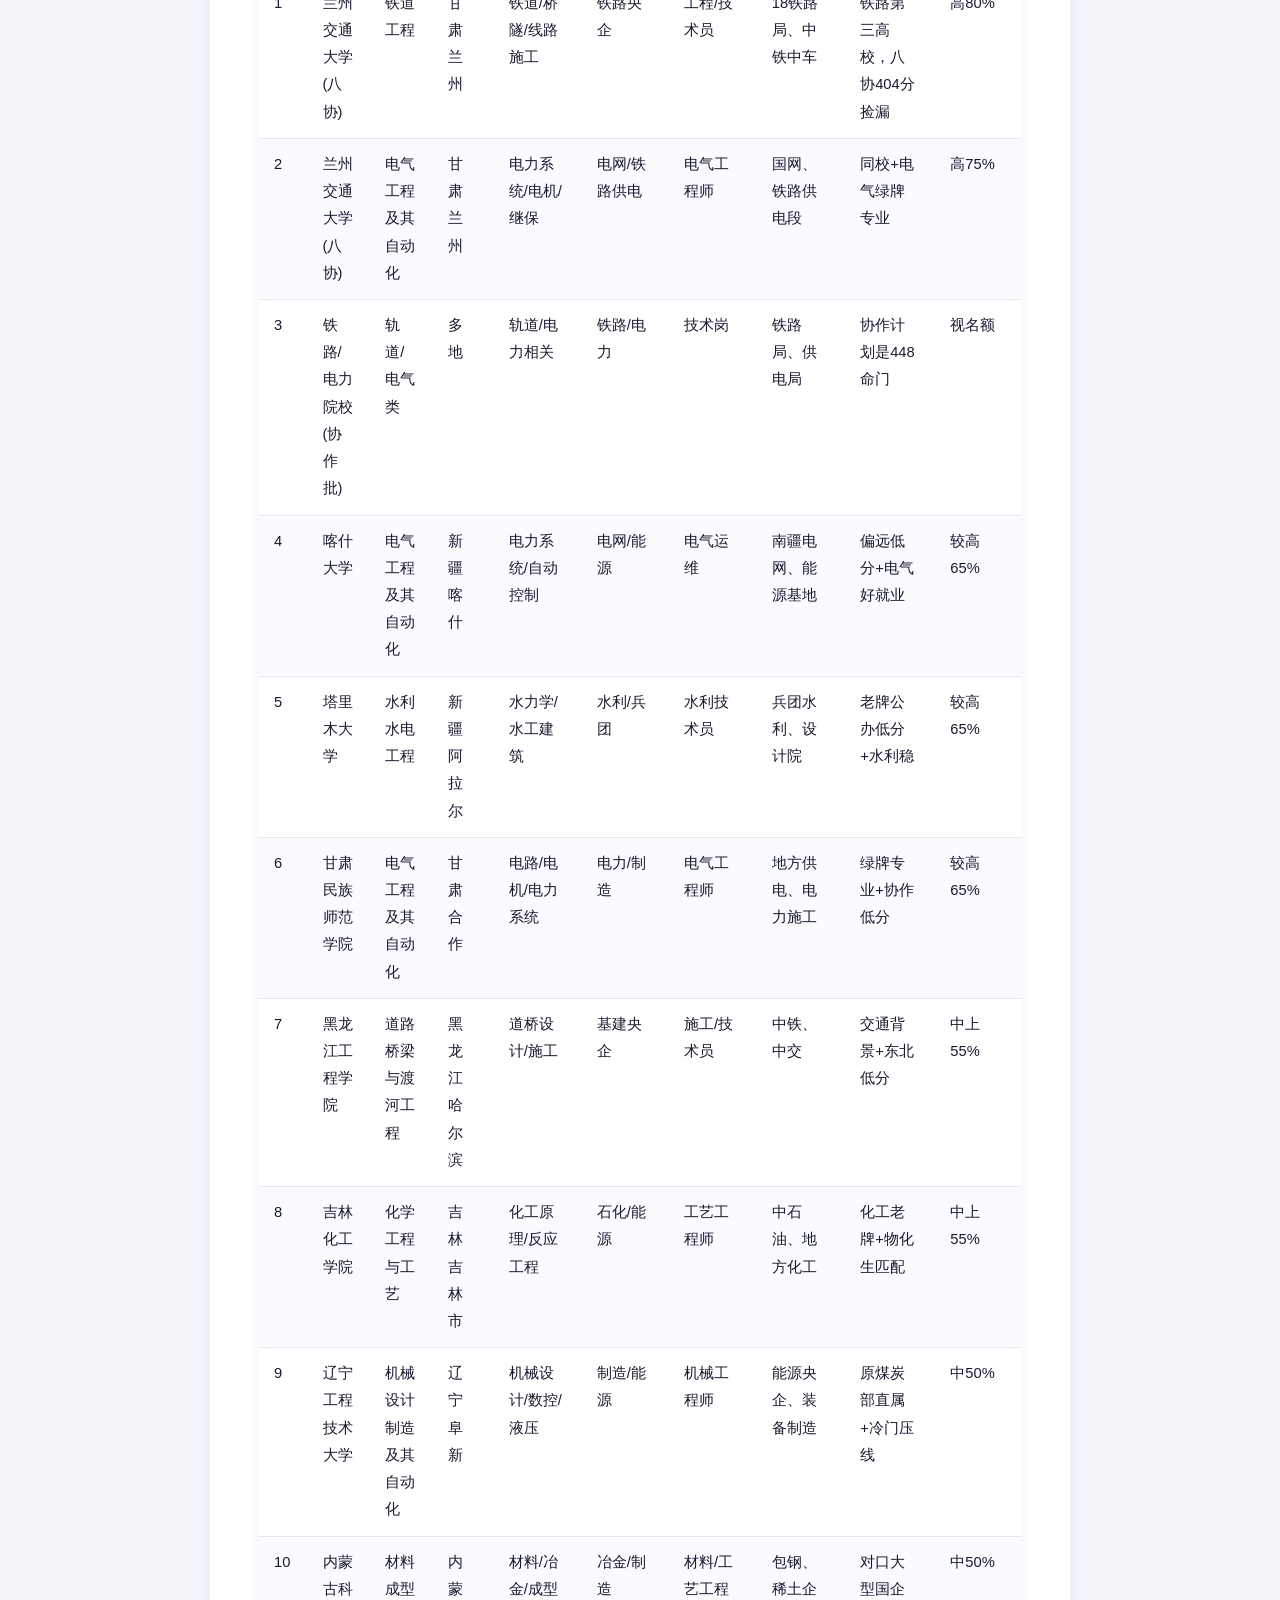
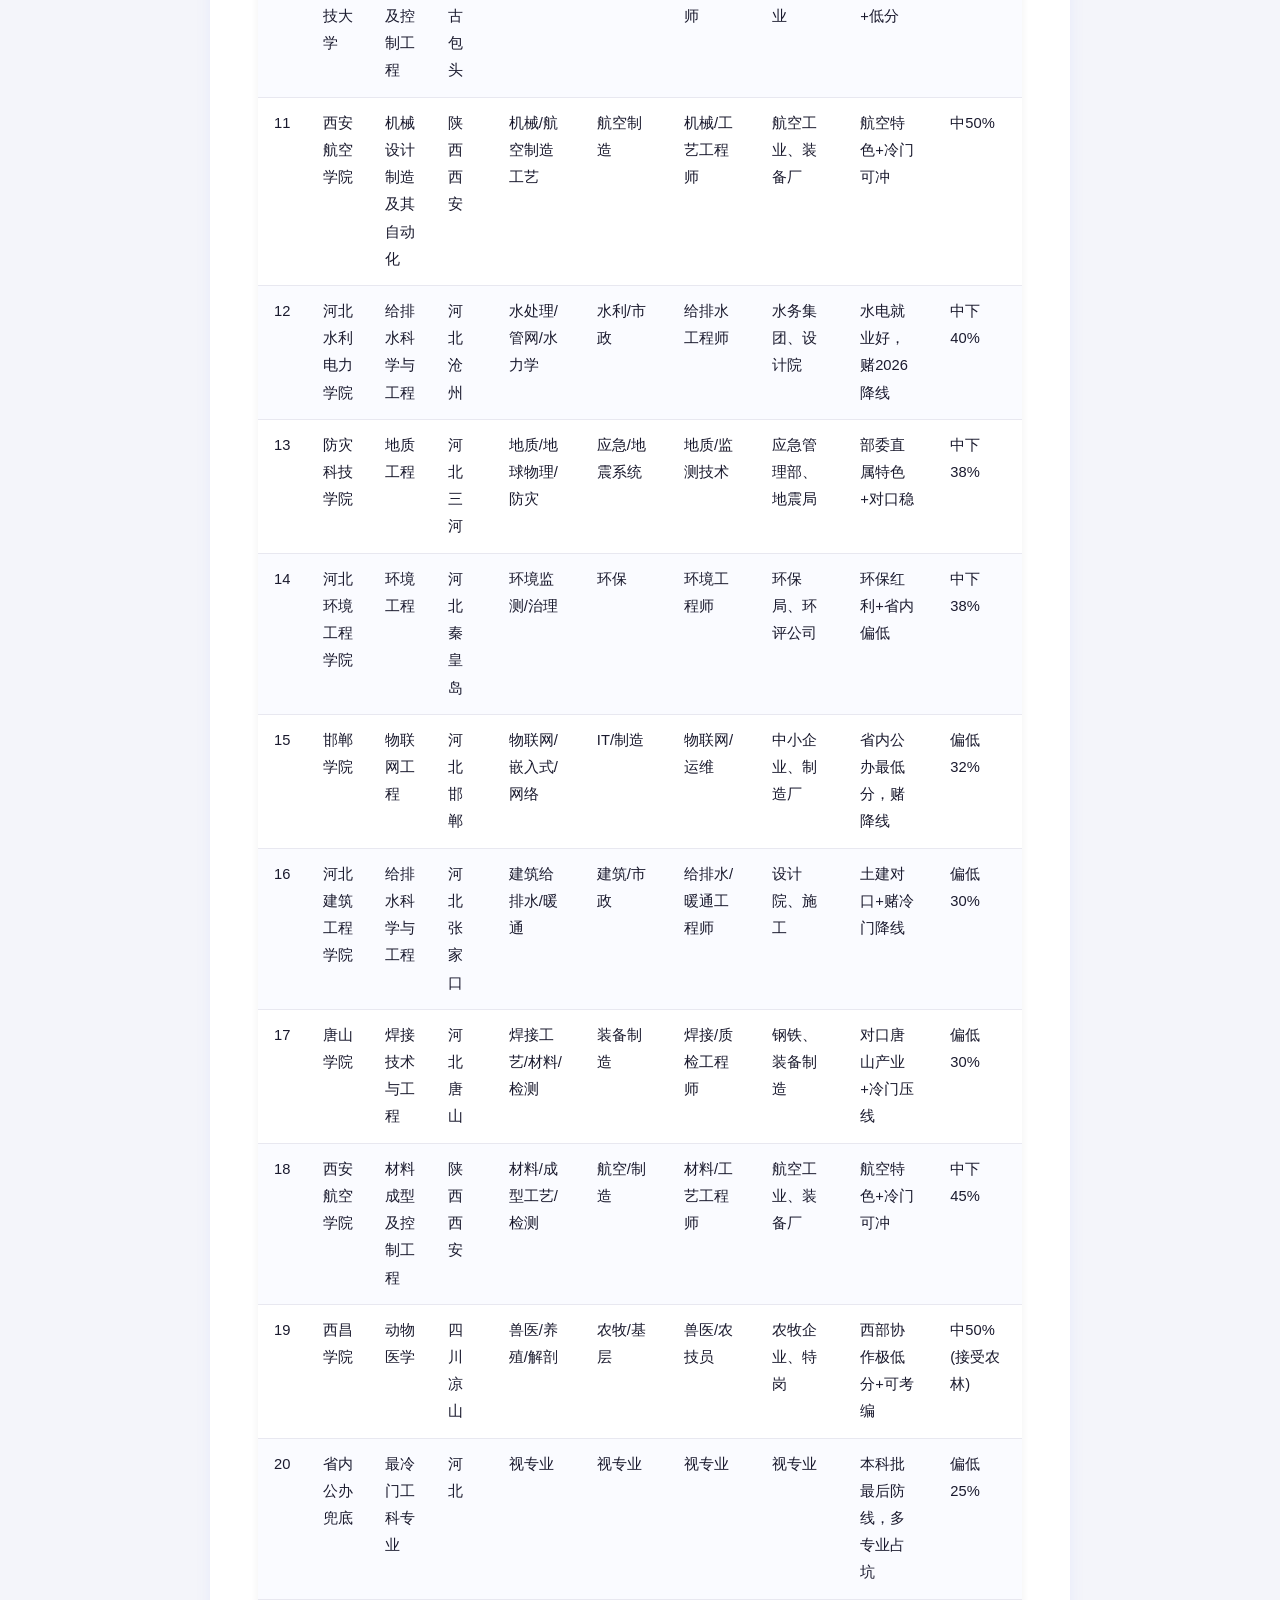
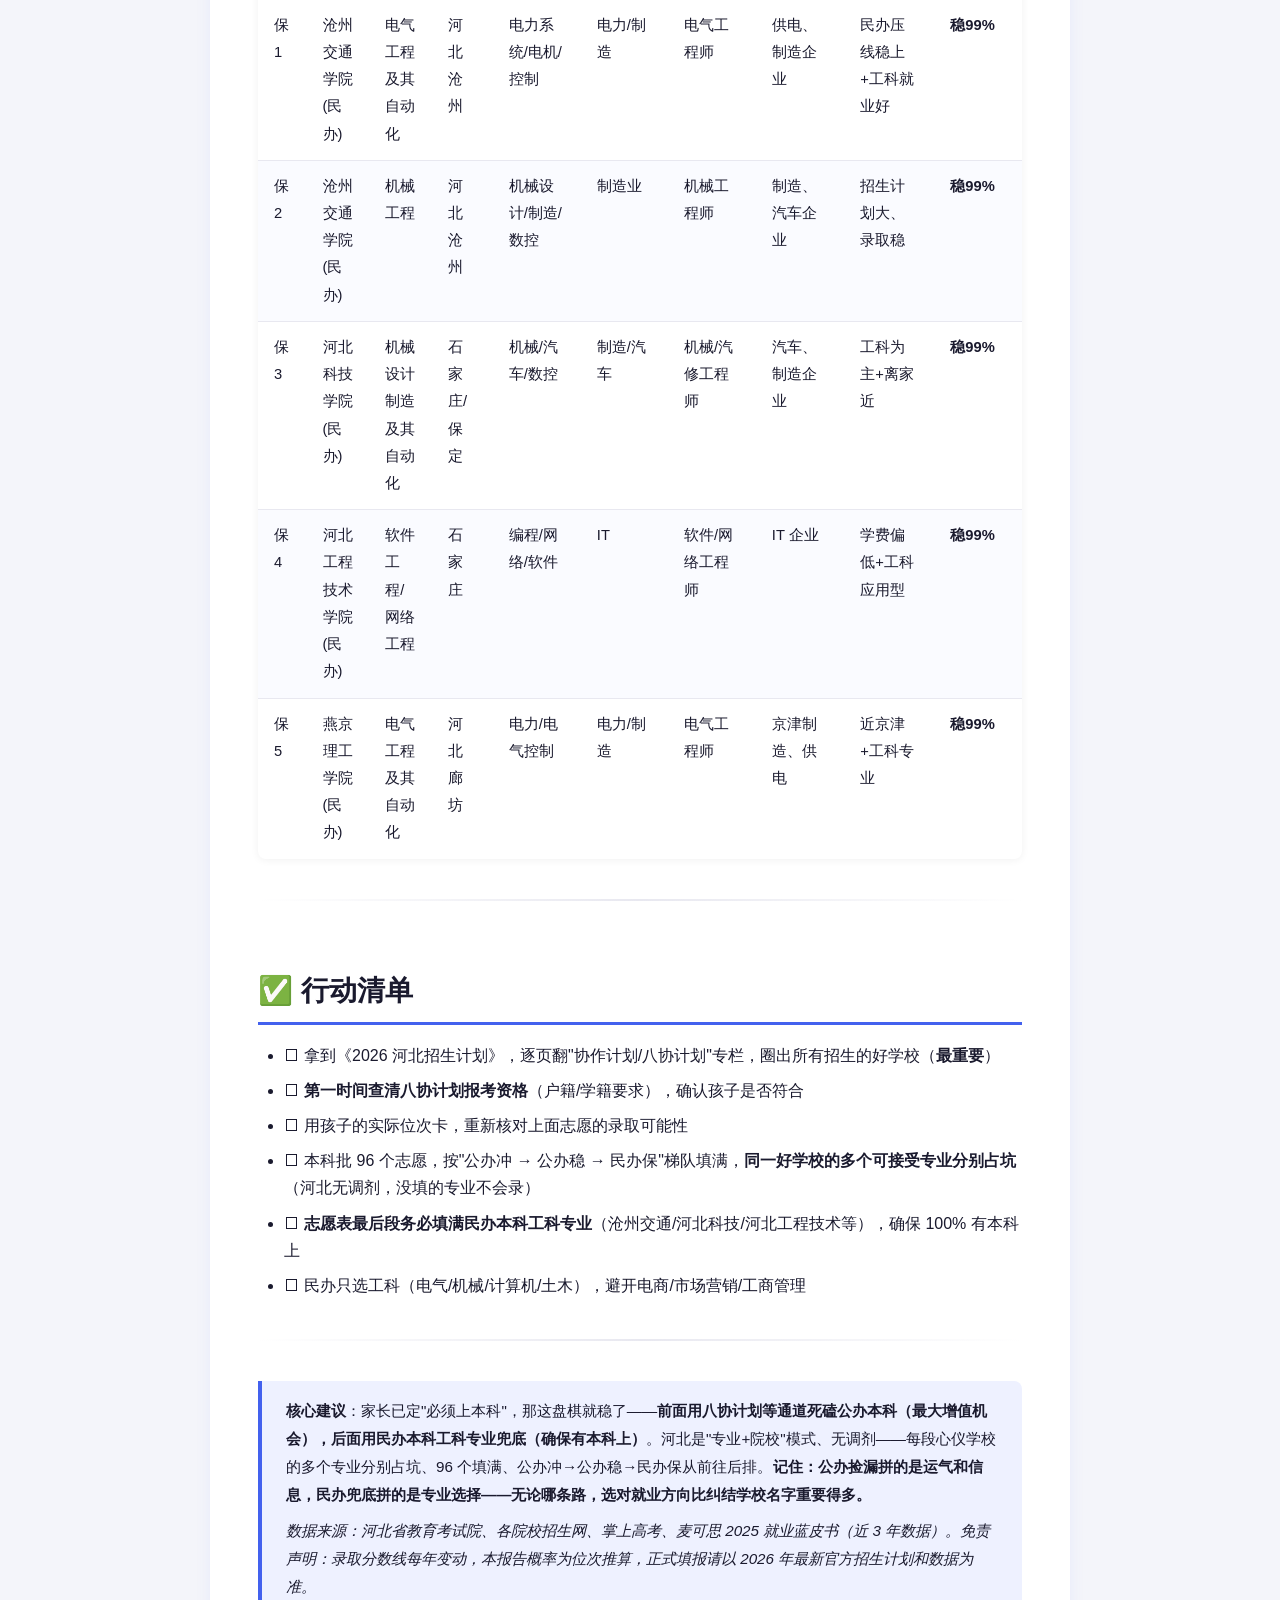
<file: report-gongban.html>
<!DOCTYPE html>
<html lang="zh-CN">
<head>
<meta charset="UTF-8">
<meta name="viewport" content="width=device-width, initial-scale=1.0">
<title>高考方向推荐报告（本科冲刺版：公办捡漏 + 民办保底） | 志选 ZhiXuan</title>
<style>/* ===== 志选 ZhiXuan · 报告样式 ===== */

:root {
  --bg: #f4f5fa;
  --card-bg: #ffffff;
  --text: #1a1a2e;
  --text-sec: #5a5a7a;
  --primary: #4361ee;
  --primary-light: #eef1ff;
  --accent: #f72585;
  --gold: #e6a817;
  --success: #10b981;
  --warning: #f59e0b;
  --danger: #ef4444;
  --border: #e8e8f0;
  --shadow: 0 2px 16px rgba(67,97,238,.08);
  --radius: 14px;
  --radius-sm: 8px;
  --font: "PingFang SC","Hiragino Sans GB","Microsoft YaHei",-apple-system,BlinkMacSystemFont,"Segoe UI",sans-serif;
}

*,*::before,*::after{box-sizing:border-box;margin:0;padding:0}
html{scroll-behavior:smooth;-webkit-text-size-adjust:100%}

body{
  font-family:var(--font);font-size:16px;line-height:1.85;
  color:var(--text);background:var(--bg);min-height:100vh;
}

/* Header */
.page-header{
  background:linear-gradient(135deg,#4361ee 0%,#7209b7 50%,#f72585 100%);
  color:#fff;padding:64px 20px 54px;text-align:center;
  position:relative;overflow:hidden;
}
.page-header::before{
  content:"";position:absolute;top:-50%;left:-50%;width:200%;height:200%;
  background:radial-gradient(circle,rgba(255,255,255,.1) 0%,transparent 60%);
  animation:shimmer 8s ease-in-out infinite;
}
@keyframes shimmer{
  0%,100%{transform:translate(-30%,-30%)}
  50%{transform:translate(10%,10%)}
}
.page-header h1{font-size:2.5em;font-weight:800;letter-spacing:2px;position:relative;z-index:1;text-shadow:0 2px 8px rgba(0,0,0,.2)}
.page-header .subtitle{font-size:1.1em;opacity:.9;margin-top:10px;position:relative;z-index:1}
.page-header .brand{
  display:inline-flex;align-items:center;gap:8px;margin-top:18px;
  padding:8px 22px;background:rgba(255,255,255,.15);border-radius:100px;
  font-size:.9em;backdrop-filter:blur(10px);position:relative;z-index:1;
}

/* Container */
.container{max-width:900px;margin:-30px auto 60px;padding:0 20px;position:relative;z-index:2}
.content-card{
  background:var(--card-bg);border-radius:var(--radius);
  box-shadow:var(--shadow);padding:48px 48px 56px;
}

/* Typography */
h1,h2,h3,h4,h5,h6{line-height:1.4;margin-top:2em;margin-bottom:.6em}

h2{font-size:1.75em;font-weight:800;padding-bottom:12px;border-bottom:3px solid var(--primary);margin-top:2.5em}
h2:first-child{margin-top:0}
h3{font-size:1.35em;font-weight:700;color:var(--primary)}
h4{font-size:1.18em;font-weight:700}
h5{font-size:1.05em;font-weight:600;color:var(--text-sec)}

p{margin-bottom:1em}
strong{font-weight:700}

a{color:var(--primary);text-decoration:none;transition:border-color .2s;border-bottom:1px solid transparent}
a:hover{border-bottom-color:var(--primary)}

/* Lists */
ul,ol{margin:.8em 0 1.2em 1.6em}
li{margin-bottom:.5em;line-height:1.7}

/* Blockquote */
blockquote{
  margin:1.2em 0;padding:16px 20px 16px 24px;
  border-left:4px solid var(--primary);background:var(--primary-light);
  border-radius:0 var(--radius-sm) var(--radius-sm) 0;font-size:.95em;
}
blockquote p{margin-bottom:.5em}
blockquote p:last-child{margin-bottom:0}

/* Table */
table{
  width:100%;border-collapse:separate;border-spacing:0;
  margin:1.2em 0;font-size:.92em;border-radius:var(--radius-sm);
  overflow:hidden;box-shadow:0 1px 8px rgba(0,0,0,.06);
}
thead{background:linear-gradient(135deg,var(--primary),#5a7cff);color:#fff}
th{padding:12px 16px;text-align:left;font-weight:600;font-size:.9em;letter-spacing:.5px;white-space:nowrap}
td{padding:12px 16px;border-bottom:1px solid var(--border);vertical-align:top}
tbody tr:last-child td{border-bottom:none}
tbody tr:nth-child(even){background:#fafbff}
tbody tr:hover{background:var(--primary-light)}

/* Code */
code{font-family:"SF Mono","Fira Code",monospace;font-size:.88em;background:#f0f1f5;padding:2px 6px;border-radius:4px;color:var(--accent)}
pre{margin:1.2em 0;padding:20px 24px;background:#1e1e2e;color:#cdd6f4;border-radius:var(--radius-sm);overflow-x:auto;font-size:.9em;line-height:1.6}
pre code{background:none;padding:0;color:inherit}

/* HR */
hr{border:none;height:2px;background:linear-gradient(90deg,transparent,var(--border),transparent);margin:2.5em 0}

/* Footer */
.page-footer{text-align:center;padding:40px 20px;color:var(--text-sec);font-size:.85em}
.page-footer .brand-footer{font-size:1.1em;font-weight:600;color:var(--primary);margin-bottom:8px}

/* Responsive */
@media(max-width:768px){
  .content-card{padding:24px 20px}
  .page-header{padding:40px 16px 36px}
  .page-header h1{font-size:1.8em}
  h2{font-size:1.5em}
  table{font-size:.85em}
  th,td{padding:8px 10px}
}
@media(max-width:480px){
  .content-card{padding:16px 14px}
  .page-header h1{font-size:1.5em}
  body{font-size:15px}
  table{display:block;overflow-x:auto}
}

/* Print */
@media print{
  body{background:#fff}
  .page-header{background:#4361ee!important;-webkit-print-color-adjust:exact}
  .content-card{box-shadow:none;border:1px solid #ddd}
}
</style>
</head>
<body>
<header class="page-header">
  <h1>🎓 高考方向推荐报告（本科冲刺版：公办捡漏 + 民办保底）</h1>
  <p class="subtitle">基于张雪峰方法论 · AI 深度分析 · 一对一定制</p>
  <span class="brand">✨ 志选 ZhiXuan · 智能高考志愿推荐</span>
</header>
<main class="container">
  <article class="content-card">

<blockquote>
<p><strong>考生情况</strong>：河北 · 物理类 · 2026 高考 448 分（本科线 443，过线 5 分）· 选科物化生
<strong>核心目标</strong>：家长已定——<strong>孩子必须上本科</strong>。策略：① 前段全力捡漏公办本科 → ② 后段民办本科兜底，确保 100% 有本科上
<strong>报告日期</strong>：2026 年 6 月 27 日
<strong>数据口径</strong>：全部采用 2023-2025 年（近 3 年）真实投档数据，2026 实际线以官方为准</p>
</blockquote>
<hr />
<h2>📋 一页纸总结（先给家长看）</h2>
<p><strong>孩子的情况</strong>：448 分，刚过本科线 5 分，全省位次约 23.1 万。家长已经决定：<strong>孩子要上本科</strong>。好消息是——<strong>上本科稳了</strong>（448 填民办本科录取概率接近 100%）。所以这次的打法很清晰：<strong>前面拼命捡漏公办，后面用民办兜底，本科底线万无一失。</strong></p>
<p><strong>第一目标——捡漏公办本科</strong>：单看位次，普通批省内公办本科基本够不着，但有一条"偏门通道"——<strong>协作计划（八协计划）</strong>：同一所好大学，普通批要 556 分，"八协计划"可能 404 分就能上。<strong>这是 448 分上"好就业公办本科"的命根子，必须死磕。</strong></p>
<p><strong>保底方案——民办本科兜底</strong>：448 分填省内民办本科（沧州交通学院、河北科技学院、河北工程技术学院等）几乎稳上。<strong>只要专业选对（工科！别选电商/市场营销），民办全日制本科一样能考研考公。</strong> 放在志愿表最后，确保孩子 100% 有本科读。</p>
<p><strong>填报总策略</strong>：河北本科批实行 <strong>"专业（类）+ 院校"平行志愿</strong>，1 个"专业+学校"为 1 个志愿，最多填 <strong>96 个</strong>，<strong>没有"服从调剂"选项</strong>（报哪个专业就录哪个专业，不会被调剂、也不会因不服从调剂被退档）。策略就是：<strong>公办（冲）→ 公办（稳）→ 民办（保），把每段心仪学校的多个可接受专业分别占坑、96 个填满、从前往后排</strong>。</p>
<p><strong>家长现在该做三件事</strong>：
1. ☐ 拿到《2026 河北招生计划》后，第一时间翻"协作计划/八协计划"专栏，逐个圈出有招生的好学校
2. ☐ 和孩子确认：能不能接受去西部（甘肃、新疆、内蒙）上四年大学（决定公办捡漏能走多远）
3. ☐ 民办保底也只选工科专业（电气/机械/计算机/土木），别让 1.5-2 万/年的学费打水漂</p>
<hr />
<h2>📐 必读：河北志愿填报规则（"专业+院校"，没有调剂！）</h2>
<blockquote>
<p>⚠️ 这一节关系到会不会"填错导致滑档"，请务必先看懂，再看后面的推荐。</p>
</blockquote>
<p>河北 2021 年起实行新高考，志愿规则和老高考、和很多省份都不一样，有三条铁律：</p>
<p><strong>① 1 个志愿 = 1 所学校的 1 个具体专业（"专业+院校"模式）</strong>
不是"先报学校再校内挑专业"。比如想报河北大学的数学、物理、化学，要占 <strong>3 个志愿</strong>：河北大学+数学、河北大学+物理、河北大学+化学。本科批最多填 <strong>96 个</strong>这样的"专业+学校"志愿。</p>
<p><strong>② 没有"服从专业调剂"选项！</strong>
河北省教育考试院明确：<strong>"专业+院校"平行志愿模式不设服从调剂</strong>。好处是——<strong>你报哪个专业就录哪个专业，绝不会被调剂到不喜欢的专业，也不会出现"因不服从调剂被退档"</strong>。所以网上、别的省份说的"勾选服从调剂"，在河北根本没有这个选项，不用管。</p>
<p><strong>③ 投档原则：分数优先、遵循志愿、一次投档、不再补档</strong>
系统按你的位次，从第 1 个志愿往后扫，<strong>找到第 1 个"分数够得上"的"专业+学校"就直接投进去、录取结束</strong>。如果 96 个志愿全都够不上 → <strong>滑档</strong>，只能等征集志愿或下一批次（专科批）。</p>
<p><strong>👉 这对填报的三个直接影响：</strong>
- <strong>同一所好学校，把多个能接受的专业分别占坑</strong>。比如兰州交大八协，填"兰交大+铁道""兰交大+电气""兰交大+车辆"……占好几个志愿，提高被这所学校录取的概率。
- <strong>96 个志愿尽量填满</strong>，因为每个志愿只对应一个专业，颗粒度细，要靠数量铺概率。
- <strong>严格按"冲→稳→保"从前往后排</strong>：最想要、最难的"专业+学校"放最前面，最稳的兜底专业放最后。<strong>绝不能把保底志愿放前面</strong>，否则一旦录上就停止，冲的机会全废。</p>
<hr />
<h2>🔑 重点专题：什么是"八协计划"？为什么它是 448 分的命根子？</h2>
<h3>八协计划到底是什么</h3>
<p>"八协计划"全称是<strong>"支援中西部地区招生协作计划"</strong>（也叫"协作计划"）。简单说：</p>
<blockquote>
<p>国家为了支援中西部教育，安排<strong>东部和中部的高考大省</strong>（包括河北），把一部分招生名额，<strong>专门投放给中西部的部分高校</strong>。这些名额是"额外多出来的"，所以<strong>录取分数往往比这些学校的普通批低很多很多</strong>。</p>
</blockquote>
<p><strong>这就是低分捡漏好大学的最大漏洞（合法的、官方的漏洞）。</strong></p>
<h3>一个真实的例子，看完你就懂了</h3>
<p>以<strong>兰州交通大学</strong>为例（这是全国第三所铁路高校，仅次于西南交大、北京交大，铁路系统认可度极高）：</p>
<table>
<thead>
<tr>
<th>招生方式</th>
<th>2025 年河北物理类最低分</th>
<th>对应位次</th>
<th>你 448 分能上吗</th>
</tr>
</thead>
<tbody>
<tr>
<td><strong>普通批</strong></td>
<td>556 分</td>
<td>7.3 万位次</td>
<td>❌ 差 108 分，没戏</td>
</tr>
<tr>
<td><strong>八协计划</strong></td>
<td><strong>404 分</strong></td>
<td><strong>28.8 万位次</strong></td>
<td>✅ <strong>稳上！还高出 152 个名次</strong></td>
</tr>
</tbody>
</table>
<p><strong>看明白了吗？</strong> 同样一所铁路名校，普通批要 556 分你够不着，但走"八协计划"通道，<strong>404 分就能进</strong>——你 448 分不仅够，还绰绰有余。这就是为什么我把它排在所有志愿的第一位。</p>
<h3>⚠️ 填报八协计划前，必须了解的信息和风险</h3>
<p>八协计划虽然是 448 分捡漏好公办的最大机会，但它不是"白捡的便宜"，背后有几个<strong>必须提前搞清楚的硬约束</strong>，否则容易踩坑。</p>
<p><strong>一、报考资格：不是谁都能填（最重要，先查这个）</strong></p>
<p>八协计划对考生户籍/学籍有限制，<strong>通常面向"农村或贫困地区户籍"或符合特定条件的考生</strong>，不同年份、不同计划要求不一样。</p>
<ul>
<li>✅ <strong>填报前第一件事</strong>：到河北省教育考试院官网或《招生计划》说明里，<strong>查清楚 2026 八协计划的报考资格条件</strong>——孩子的户籍、学籍是否符合。</li>
<li>⚠️ 如果不符合资格，这条路直接走不通，要尽早知道，别把希望全押在这。</li>
</ul>
<p><strong>二、就业无差别，但要接受"去西部上四年学"</strong></p>
<ul>
<li><strong>学历完全一样</strong>：八协计划录取的，和普通批录取的，<strong>毕业证、学位证完全相同，没有任何"协作计划"字样</strong>，考研考公考编一视同仁。</li>
<li><strong>代价是地理位置</strong>：学校基本在甘肃、新疆、内蒙、云贵等中西部，<strong>孩子要接受离家远、四年在外地、往返车程长</strong>。家长和孩子都要做好心理准备。</li>
</ul>
<p><strong>三、报考批次和填报方式要搞对</strong></p>
<ul>
<li>八协计划<strong>有的省份是单独批次、有的混在本科批专栏里</strong>，河北要看清当年安排，<strong>别错过填报时间窗口</strong>。</li>
<li>它和普通批是<strong>两套志愿</strong>，可以同时填——先冲八协，普通批再正常铺开，互不冲突，多一次机会。</li>
<li><strong>名额少、变动大</strong>：每年投放的学校和专业都会变，<strong>必须以《2026 河北招生计划》纸质本/河北省教育考试院官网为准</strong>，不能照搬去年。</li>
</ul>
<p><strong>四、几个实在的风险点</strong></p>
<table>
<thead>
<tr>
<th>风险</th>
<th>说明</th>
<th>应对</th>
</tr>
</thead>
<tbody>
<tr>
<td><strong>资格不符</strong></td>
<td>户籍/学籍不达标直接没法填</td>
<td>提前查资格，第一优先级</td>
</tr>
<tr>
<td><strong>名额逐年变</strong></td>
<td>今年有的学校明年可能撤、专业可能换</td>
<td>必须用 2026 当年计划，不能照搬去年</td>
</tr>
<tr>
<td><strong>想要的专业没占到坑</strong></td>
<td>河北是"专业+院校"、无调剂，没填的专业不会录</td>
<td>把院校内所有能接受的专业都分别占一个志愿</td>
</tr>
<tr>
<td><strong>去西部的现实成本</strong></td>
<td>路费、生活适应、离家远</td>
<td>全家提前商量好</td>
</tr>
<tr>
<td><strong>回原籍就业落差</strong></td>
<td>西部院校在河北本地知名度可能不如就业地</td>
<td>优先选铁路/电力等"看行业不看地段"的专业</td>
</tr>
</tbody>
</table>
<blockquote>
<p>💡 <strong>一句话</strong>：八协计划是好机会，但<strong>先过"资格关"，再算"地域账"</strong>。资格符合 + 能接受去西部，它就是 448 分的最优解；否则就老老实实走第二、三梯队。</p>
</blockquote>
<hr />
<h2>📊 推荐专业深度分析（重点）</h2>
<p>下面按"就业确定性 + 与考生匹配度"逐个分析。<strong>核心原则：好专科不丢人，差本科才坑人；同样道理，公办本科里，选对就业方向比选个好听的名字重要 100 倍。</strong></p>
<hr />
<h3>一、铁道工程 / 轨道交通类 ⭐⭐⭐⭐⭐（首推，配合八协计划）</h3>
<p><strong>这个专业是干什么的</strong>：学铁路、高铁、地铁的建设、维护、检测——线路怎么测量、桥隧怎么修、轨道怎么检、信号怎么调。</p>
<p><strong>为什么强烈推荐</strong>：</p>
<ul>
<li><strong>就业极度确定</strong>：中国有 18 个铁路局集团 + 几十座城市的地铁公司 + 中铁/中交两大央企，构成了这个专业巨大的就业池。兰州交大 2025 届轨道相关专业<strong>超 1900 名毕业生签约铁路央企，国企签约率突破 60%</strong>。</li>
<li><strong>专业壁垒高、AI 替代不了</strong>：铁道有专属的技术规范和资质门槛，线路巡检、桥隧维护都是现场作业，外行干不了，大模型也帮不上忙。</li>
<li><strong>铁饭碗属性</strong>：铁路局是国企编制，五险一金齐全，稳定性远超民企。对普通家庭来说，"稳"字千金。</li>
<li><strong>配合八协计划性价比拉满</strong>：兰州交大八协 404 分就能上，等于用很低的分换了一个铁路名校的金字招牌。</li>
</ul>
<p><strong>适合什么样的孩子</strong>：能接受偶尔外勤/外派、追求稳定、想进国企的孩子。</p>
<p><strong>可能的工作岗位（具体干什么）</strong>：
- <strong>铁路施工员</strong>：在新线建设工地负责现场施工管理、质量和安全把控，盯着工人按图施工。
- <strong>轨道检测工程师</strong>：用专业仪器/检测车给铁轨"做体检"，发现变形、磨损、裂纹，出检测报告。
- <strong>桥隧维护技术员</strong>：定期巡检铁路桥梁和隧道，发现病害（裂缝、渗水）并组织维修。
- <strong>地铁运维技术员</strong>：负责城市地铁的车辆、信号、供电系统日常检修，保障列车正常运行。
- <strong>信号检修工程师</strong>：维护铁路/地铁的信号控制系统（红绿灯、道岔、调度），确保行车安全。</p>
<p><strong>可能去的单位</strong>：18 个铁路局集团、各城市地铁公司、中国中铁、中国中车、中铁大桥局。</p>
<hr />
<h3>二、电气工程及其自动化 ⭐⭐⭐⭐⭐（黄金赛道，绿牌专业）</h3>
<p><strong>这个专业是干什么的</strong>：研究电力系统、工厂电气设备的安装、调试、运行、维护。通俗说就是"高级电工 + 电力工程师"。</p>
<p><strong>为什么强烈推荐</strong>：</p>
<ul>
<li><strong>麦可思连续四年"绿牌专业"</strong>：所谓绿牌，就是就业率、薪资、满意度都高、市场需求还在增长的专业。2025 年本科绿牌榜单里，<strong>电气工程及其自动化稳居其中，而计算机类首次跌出绿牌</strong>——这个信号太重要了。</li>
<li><strong>AI 时代越来越值钱</strong>：AI 算力中心爆发 → 用电需求暴涨 → 智能电网、新能源、特高压人才刚需。"算电协同"已写入 2026 年政府工作报告。</li>
<li><strong>就业率 96% 以上</strong>：是所有工科里"求稳"家庭的首选。可以进电网、发电集团、电力施工、制造业。</li>
<li><strong>进可攻退可守</strong>：能进国企（电网/电厂），也能去民企拿更高工资；考个电工证就是跨行业的硬通货。</li>
</ul>
<p><strong>适合什么样的孩子</strong>：物理学得还行、想进国企电力系统、追求稳定又不甘心收入太低的孩子。</p>
<p><strong>可能的工作岗位（具体干什么）</strong>：
- <strong>电气工程师</strong>：设计、调试工厂或项目的电气系统，画电路图、选设备、解决用电问题。
- <strong>电力系统运维员</strong>：负责变电站、配电房的日常运行监控和设备维护，保障供电不断电。
- <strong>变电站值班员</strong>：在变电站值守，监控电网运行参数，处理异常和倒闸操作（电力国企典型岗位）。
- <strong>电气设备调试员</strong>：新设备/新产线安装后负责通电调试，让设备按要求正常运转。
- <strong>储能/新能源调试员</strong>：在光伏、风电、储能项目现场负责电气设备的安装与并网调试。</p>
<p><strong>可能去的单位</strong>：国家电网（派遣/基层岗）、华能/大唐/国电投等发电集团、地方供电局、电力施工企业、制造业工厂。</p>
<hr />
<h3>三、机械设计制造及其自动化 / 机械电子工程 ⭐⭐⭐⭐⭐（绿牌专业，制造业刚需）</h3>
<p><strong>这个专业是干什么的</strong>：设计、制造、调试各种机械设备和自动化产线。工厂的设备坏了你来修，新产线建好了你来调，机器人要编程你来写。</p>
<p><strong>为什么强烈推荐</strong>：</p>
<ul>
<li><strong>机械电子工程是 2025 绿牌专业</strong>，平均月收入位列本科第十；自动化也首次跻身绿牌。这些都和智能制造、芯片国产化这些国家战略强相关。</li>
<li><strong>中国是全球制造业第一大国</strong>，这个基本盘 20 年都不会变。AI 越发达，自动化设备越多，会修会调的人越值钱。</li>
<li><strong>越老越吃香</strong>：和程序员"35 岁危机"完全相反，机械工程师 5-10 年经验后是香饽饽。</li>
<li><strong>物化生选科完美匹配</strong>：机械类基本都对物理、化学有要求，正好是孩子的选科。</li>
</ul>
<p><strong>适合什么样的孩子</strong>：喜欢动手、不排斥车间环境、想学一门扎实手艺的孩子。</p>
<p><strong>可能的工作岗位（具体干什么）</strong>：
- <strong>机械工程师</strong>：用 CAD/三维软件设计机械零件和设备，画图纸、做方案。
- <strong>设备维护工程师</strong>：负责工厂生产设备的日常保养和故障维修，设备坏了第一时间抢修。
- <strong>工业机器人调试员</strong>：给工厂的机械臂、自动化产线编程和调试，让机器人按节拍干活。
- <strong>数控工艺工程师</strong>：编写数控机床的加工程序，制定零件的加工工艺方案。
- <strong>生产线调试员</strong>：新生产线建好后负责整线安装、联调，直到能稳定量产。</p>
<p><strong>可能去的单位</strong>：装备制造企业、汽车厂、能源央企、半导体设备厂、各类制造业工厂。</p>
<hr />
<h3>四、水利水电工程 / 给排水科学与工程 ⭐⭐⭐⭐（冷门但稳，对口好）</h3>
<p><strong>这个专业是干什么的</strong>：研究水利工程（水坝、水电站、灌溉、供排水管网）的设计、施工、运行。</p>
<p><strong>为什么推荐</strong>：</p>
<ul>
<li><strong>典型的"冷门好就业"专业</strong>：报的人少，所以分数低，但对口单位（水利系统、设计院、水务集团）需求稳定。</li>
<li><strong>塔里木大学水利水电</strong>对口新疆兵团水利系统，<strong>河北水利电力学院给排水</strong>对口河北各地水务集团，都是稳定的事业单位/国企方向。</li>
<li><strong>国家长期投入</strong>：南水北调、水利基建、城市管网改造，这些都是长周期的国家投资，不愁没活干。</li>
</ul>
<p><strong>适合什么样的孩子</strong>：能接受去西部或地市、追求稳定事业单位/国企的孩子。</p>
<p><strong>可能的工作岗位（具体干什么）</strong>：
- <strong>水利技术员</strong>：在水利工程现场负责施工管理、测量放线、质量检查。
- <strong>给排水工程师</strong>：设计建筑或城市的供水、排水、污水处理管网系统，画图纸出方案。
- <strong>水务运维</strong>：负责自来水厂、污水处理厂的设备运行和水质监控，保障供水排水正常。
- <strong>设计院技术岗</strong>：在水利/市政设计院做工程设计、出施工图（相对稳定的办公室工作）。</p>
<p><strong>可能去的单位</strong>：水利系统、水务集团、市政设计院、新疆生产建设兵团、南水北调相关单位。</p>
<hr />
<h3>五、化学工程与工艺 / 材料成型及控制 ⭐⭐⭐⭐（对口国企，物化生匹配）</h3>
<p><strong>这个专业是干什么的</strong>：化工是研究怎么把原料通过化学反应变成产品（石油炼化、化肥、新材料）；材料成型是研究金属/材料怎么加工成型（冶金、铸造、焊接）。</p>
<p><strong>为什么推荐</strong>：</p>
<ul>
<li><strong>对口大型国企</strong>：吉林化工学院对口中石油等石化国企，内蒙古科技大学材料/冶金对口包钢等大型钢铁企业。这些都是"进去就稳"的单位。</li>
<li><strong>物化生选科的天然主场</strong>：化工、材料类专业普遍要求化学，孩子选了化学+生物，匹配度高。</li>
<li><strong>东北/西部院校收分友好</strong>：吉林化工学院、内蒙古科技大学这类老牌行业公办，因为地理位置，收分对河北考生很友好。</li>
</ul>
<p><strong>适合什么样的孩子</strong>：化学学得不错、能接受去工厂/园区、想进大型国企的孩子。</p>
<p><strong>可能的工作岗位（具体干什么）</strong>：
- <strong>化工工艺工程师</strong>：设计和优化化工生产流程，盯着反应、温度、压力等参数让生产高效安全。
- <strong>操作工程师</strong>：在化工厂的控制室/装置区操作和监控生产设备，处理生产中的异常。
- <strong>材料工程师</strong>：研发、改进金属或新材料的配方和加工工艺，做实验、测性能。
- <strong>质检工程师</strong>：对原料、半成品、成品做检验检测，把控产品质量是否达标。</p>
<p><strong>可能去的单位</strong>：中石油/中石化、地方化工园区企业、包钢等钢铁冶金企业、新材料公司。</p>
<hr />
<h3>六、道路桥梁与渡河工程 ⭐⭐⭐⭐（基建对口，央企方向）</h3>
<p><strong>这个专业是干什么的</strong>：学公路、桥梁、隧道的设计与施工。</p>
<p><strong>为什么推荐</strong>：</p>
<ul>
<li><strong>对口基建央企</strong>：黑龙江工程学院（原交通部背景）的道桥专业对口中铁、中交等基建央企，就业渠道成熟。</li>
<li><strong>基建是中国的长期国策</strong>：公路、桥梁、城市道路持续建设，技术岗位需求稳定。</li>
<li><strong>收分友好</strong>：东北院校 + 偏施工类专业，分数对河北考生友好。</li>
</ul>
<p><strong>适合什么样的孩子</strong>：能吃苦、能接受工地/外派、想进基建央企的孩子。</p>
<p><strong>可能的工作岗位（具体干什么）</strong>：
- <strong>道桥施工员</strong>：在公路/桥梁工地负责现场施工组织、放样测量、进度和质量管理。
- <strong>技术员</strong>：协助处理工程技术问题，做技术交底、资料整理、配合监理。
- <strong>工程造价</strong>：算工程要花多少钱、做预决算、招投标报价（偏室内办公）。
- <strong>质量检测</strong>：对道路、桥梁的材料和工程质量做检测，出检测报告。</p>
<p><strong>可能去的单位</strong>：中铁、中交、各省路桥集团、市政工程公司。</p>
<hr />
<h2>🛡️ 民办本科保底专版（家长已定：必须上本科）</h2>
<blockquote>
<p>家长已明确决定：<strong>孩子必须上本科</strong>。所以策略是——<strong>前面全力捡漏公办，志愿表后段用民办本科兜底，确保 100% 有本科上</strong>。</p>
</blockquote>
<h3>先给一颗定心丸：448 分上民办本科，稳了</h3>
<p>2026 河北物理类本科线 443，你 448 分过线 5 分。<strong>河北的民办本科基本都在本科线附近"压线录取"</strong>（2025 年省内最低的一批民办，物理类正好卡在本科线 459 分上）。换算到 2026，448 分填民办本科<strong>录取概率接近 100%</strong>，所以民办这一段的作用就是"保命",一定填、放最后。</p>
<h3>民办本科怎么选？记住两个原则</h3>
<p><strong>原则一：选工科，别选"开网店式"专业。</strong> 民办本科学费贵（1.5-2 万/年），四年十几万，一定要花在"学了有手艺、能就业"的专业上：
- ✅ <strong>优先</strong>：电气工程及其自动化、机械设计制造及其自动化、车辆工程、计算机类（网络/运维方向）、土木工程
- ❌ <strong>避开</strong>：电子商务、市场营销、工商管理、广播电视编导这类"学历无壁垒、AI 易替代"的专业（前面分析过的逻辑同样适用）</p>
<p><strong>原则二：优先省内、离家近、学费相对低的。</strong> 民办本科牌子差距不大，没必要为名字跑远，省内方便照应、省路费。</p>
<h3>推荐的民办本科院校（按性价比/就业排序）</h3>
<p><strong>① 沧州交通学院</strong>（沧州）⭐⭐⭐⭐
- 2025 物理类压线 459 分录取，招生计划大（3605 人，录取稳）
- <strong>强项是工科</strong>：机械工程、电气工程、计算机类、车辆工程——和我们推荐的就业方向完全对得上
- 交通类特色，对口汽车、交通、制造业</p>
<p><strong>② 河北科技学院</strong>（石家庄/保定）⭐⭐⭐⭐
- 2025 物理类压线录取，学费 1.6-1.9 万/年
- <strong>以工科为主</strong>：机械设计制造及其自动化、电气、汽车服务工程实力较强，注重应用型培养
- 离家相对近，方便照应</p>
<p><strong>③ 河北工程技术学院</strong>（石家庄）⭐⭐⭐⭐
- 2025 物理类压线 459 分，学费 1.5-1.8 万/年（民办里偏低）
- <strong>强项</strong>：土木工程、工程造价、网络工程、软件工程、人工智能、数据科学
- 工科应用型，就业导向明确</p>
<p><strong>④ 燕京理工学院</strong>（廊坊）⭐⭐⭐
- 2025 物理类压线录取，靠近京津，区位较好
- 工科+商科都有，选其工科专业（机械、电气、计算机）</p>
<p><strong>⑤ 保定理工学院</strong>（保定）⭐⭐⭐
- 2025 物理类机械/电气类约 461-464 分，地质工程、土木工程、计算机是相对突出的专业
- 注意：很多低分专业是"职教本科/专科"性质，<strong>填报时务必看清是不是普通本科批次</strong></p>
<blockquote>
<p>⚠️ <strong>重要提醒</strong>：填民办本科时，<strong>专业一定要选这些学校的"工科应用型"专业</strong>（电气、机械、计算机网络、土木），把"经济学、市场营销、电子商务"这类放弃掉。民办的学费摆在那，必须换来一门能就业的手艺。</p>
</blockquote>
<h3>民办填报在志愿表里的位置</h3>
<p>放在 96 个志愿的<strong>最后段（保底区）</strong>，同样"专业+院校"逐个占坑：
- 把上面 5 所学校的工科专业，各占 2-3 个志愿
- 例如：沧州交通学院+电气、沧州交通学院+机械、河北科技学院+机械、河北工程技术学院+软件工程……
- 这样即使前面公办全部滑档，也能稳稳落到一所民办工科专业，<strong>确保有本科上</strong></p>
<hr />
<h2>🏫 院校梯队策略（怎么把这些专业落到具体志愿）</h2>
<p>把上面的专业方向，按"就业质量 + 录取概率"排成五个梯队，<strong>从上往下填，越前越冲、越后越稳</strong>：</p>
<h3>🔥 第一梯队：行业特色公办 + 八协计划（质量最高，必冲）</h3>
<ul>
<li>兰州交通大学（八协）的铁道工程、电气工程——<strong>这是全场最该死磕的志愿</strong></li>
<li>其他铁路、电力类院校的协作计划专栏</li>
</ul>
<h3>🥈 第二梯队：西部行业公办普通批（就业强、分友好）</h3>
<ul>
<li>喀什大学电气、塔里木大学水利、甘肃民族师院电气</li>
<li>黑龙江工程学院道桥、吉林化工学院化工、辽宁工程技术大学机械、内蒙科技大学材料、西安航空学院机械</li>
</ul>
<h3>🥉 第三梯队：省内冷门公办（赌 2026 降线，多专业占坑）</h3>
<ul>
<li>河北水利电力学院、防灾科技学院、河北环境工程学院、邯郸学院、河北建工、唐山学院</li>
</ul>
<h3>🎲 第四梯队：极限捡漏公办（搏运气）</h3>
<ul>
<li>西部农林类协作计划、省内任意公办最冷门专业</li>
</ul>
<h3>🛡️ 第五梯队：民办本科保底（确保有本科上，放最后）</h3>
<ul>
<li>沧州交通学院、河北科技学院、河北工程技术学院、燕京理工学院的<strong>工科专业</strong>——多专业占坑，兜住本科底线</li>
</ul>
<hr />
<h2>📋 附：20 志愿汇总速查表</h2>
<blockquote>
<p>注：本表仅作快速查阅，<strong>真正的决策依据是上面的专业分析</strong>。所有分数为 2025 真实投档数据，2026 以官方计划为准。</p>
</blockquote>
<table>
<thead>
<tr>
<th>序</th>
<th>学校</th>
<th>专业</th>
<th>城市</th>
<th>主要课程</th>
<th>就业去向</th>
<th>工作岗位</th>
<th>可能单位</th>
<th>推荐理由</th>
<th>录取概率</th>
</tr>
</thead>
<tbody>
<tr>
<td>1</td>
<td>兰州交通大学(八协)</td>
<td>铁道工程</td>
<td>甘肃兰州</td>
<td>铁道/桥隧/线路施工</td>
<td>铁路央企</td>
<td>工程/技术员</td>
<td>18铁路局、中铁中车</td>
<td>铁路第三高校，八协404分捡漏</td>
<td>高80%</td>
</tr>
<tr>
<td>2</td>
<td>兰州交通大学(八协)</td>
<td>电气工程及其自动化</td>
<td>甘肃兰州</td>
<td>电力系统/电机/继保</td>
<td>电网/铁路供电</td>
<td>电气工程师</td>
<td>国网、铁路供电段</td>
<td>同校+电气绿牌专业</td>
<td>高75%</td>
</tr>
<tr>
<td>3</td>
<td>铁路/电力院校(协作批)</td>
<td>轨道/电气类</td>
<td>多地</td>
<td>轨道/电力相关</td>
<td>铁路/电力</td>
<td>技术岗</td>
<td>铁路局、供电局</td>
<td>协作计划是448命门</td>
<td>视名额</td>
</tr>
<tr>
<td>4</td>
<td>喀什大学</td>
<td>电气工程及其自动化</td>
<td>新疆喀什</td>
<td>电力系统/自动控制</td>
<td>电网/能源</td>
<td>电气运维</td>
<td>南疆电网、能源基地</td>
<td>偏远低分+电气好就业</td>
<td>较高65%</td>
</tr>
<tr>
<td>5</td>
<td>塔里木大学</td>
<td>水利水电工程</td>
<td>新疆阿拉尔</td>
<td>水力学/水工建筑</td>
<td>水利/兵团</td>
<td>水利技术员</td>
<td>兵团水利、设计院</td>
<td>老牌公办低分+水利稳</td>
<td>较高65%</td>
</tr>
<tr>
<td>6</td>
<td>甘肃民族师范学院</td>
<td>电气工程及其自动化</td>
<td>甘肃合作</td>
<td>电路/电机/电力系统</td>
<td>电力/制造</td>
<td>电气工程师</td>
<td>地方供电、电力施工</td>
<td>绿牌专业+协作低分</td>
<td>较高65%</td>
</tr>
<tr>
<td>7</td>
<td>黑龙江工程学院</td>
<td>道路桥梁与渡河工程</td>
<td>黑龙江哈尔滨</td>
<td>道桥设计/施工</td>
<td>基建央企</td>
<td>施工/技术员</td>
<td>中铁、中交</td>
<td>交通背景+东北低分</td>
<td>中上55%</td>
</tr>
<tr>
<td>8</td>
<td>吉林化工学院</td>
<td>化学工程与工艺</td>
<td>吉林吉林市</td>
<td>化工原理/反应工程</td>
<td>石化/能源</td>
<td>工艺工程师</td>
<td>中石油、地方化工</td>
<td>化工老牌+物化生匹配</td>
<td>中上55%</td>
</tr>
<tr>
<td>9</td>
<td>辽宁工程技术大学</td>
<td>机械设计制造及其自动化</td>
<td>辽宁阜新</td>
<td>机械设计/数控/液压</td>
<td>制造/能源</td>
<td>机械工程师</td>
<td>能源央企、装备制造</td>
<td>原煤炭部直属+冷门压线</td>
<td>中50%</td>
</tr>
<tr>
<td>10</td>
<td>内蒙古科技大学</td>
<td>材料成型及控制工程</td>
<td>内蒙古包头</td>
<td>材料/冶金/成型</td>
<td>冶金/制造</td>
<td>材料/工艺工程师</td>
<td>包钢、稀土企业</td>
<td>对口大型国企+低分</td>
<td>中50%</td>
</tr>
<tr>
<td>11</td>
<td>西安航空学院</td>
<td>机械设计制造及其自动化</td>
<td>陕西西安</td>
<td>机械/航空制造工艺</td>
<td>航空制造</td>
<td>机械/工艺工程师</td>
<td>航空工业、装备厂</td>
<td>航空特色+冷门可冲</td>
<td>中50%</td>
</tr>
<tr>
<td>12</td>
<td>河北水利电力学院</td>
<td>给排水科学与工程</td>
<td>河北沧州</td>
<td>水处理/管网/水力学</td>
<td>水利/市政</td>
<td>给排水工程师</td>
<td>水务集团、设计院</td>
<td>水电就业好，赌2026降线</td>
<td>中下40%</td>
</tr>
<tr>
<td>13</td>
<td>防灾科技学院</td>
<td>地质工程</td>
<td>河北三河</td>
<td>地质/地球物理/防灾</td>
<td>应急/地震系统</td>
<td>地质/监测技术</td>
<td>应急管理部、地震局</td>
<td>部委直属特色+对口稳</td>
<td>中下38%</td>
</tr>
<tr>
<td>14</td>
<td>河北环境工程学院</td>
<td>环境工程</td>
<td>河北秦皇岛</td>
<td>环境监测/治理</td>
<td>环保</td>
<td>环境工程师</td>
<td>环保局、环评公司</td>
<td>环保红利+省内偏低</td>
<td>中下38%</td>
</tr>
<tr>
<td>15</td>
<td>邯郸学院</td>
<td>物联网工程</td>
<td>河北邯郸</td>
<td>物联网/嵌入式/网络</td>
<td>IT/制造</td>
<td>物联网/运维</td>
<td>中小企业、制造厂</td>
<td>省内公办最低分，赌降线</td>
<td>偏低32%</td>
</tr>
<tr>
<td>16</td>
<td>河北建筑工程学院</td>
<td>给排水科学与工程</td>
<td>河北张家口</td>
<td>建筑给排水/暖通</td>
<td>建筑/市政</td>
<td>给排水/暖通工程师</td>
<td>设计院、施工</td>
<td>土建对口+赌冷门降线</td>
<td>偏低30%</td>
</tr>
<tr>
<td>17</td>
<td>唐山学院</td>
<td>焊接技术与工程</td>
<td>河北唐山</td>
<td>焊接工艺/材料/检测</td>
<td>装备制造</td>
<td>焊接/质检工程师</td>
<td>钢铁、装备制造</td>
<td>对口唐山产业+冷门压线</td>
<td>偏低30%</td>
</tr>
<tr>
<td>18</td>
<td>西安航空学院</td>
<td>材料成型及控制工程</td>
<td>陕西西安</td>
<td>材料/成型工艺/检测</td>
<td>航空/制造</td>
<td>材料/工艺工程师</td>
<td>航空工业、装备厂</td>
<td>航空特色+冷门可冲</td>
<td>中下45%</td>
</tr>
<tr>
<td>19</td>
<td>西昌学院</td>
<td>动物医学</td>
<td>四川凉山</td>
<td>兽医/养殖/解剖</td>
<td>农牧/基层</td>
<td>兽医/农技员</td>
<td>农牧企业、特岗</td>
<td>西部协作极低分+可考编</td>
<td>中50%(接受农林)</td>
</tr>
<tr>
<td>20</td>
<td>省内公办兜底</td>
<td>最冷门工科专业</td>
<td>河北</td>
<td>视专业</td>
<td>视专业</td>
<td>视专业</td>
<td>视专业</td>
<td>本科批最后防线，多专业占坑</td>
<td>偏低25%</td>
</tr>
<tr>
<td>保1</td>
<td>沧州交通学院(民办)</td>
<td>电气工程及其自动化</td>
<td>河北沧州</td>
<td>电力系统/电机/控制</td>
<td>电力/制造</td>
<td>电气工程师</td>
<td>供电、制造企业</td>
<td>民办压线稳上+工科就业好</td>
<td><strong>稳99%</strong></td>
</tr>
<tr>
<td>保2</td>
<td>沧州交通学院(民办)</td>
<td>机械工程</td>
<td>河北沧州</td>
<td>机械设计/制造/数控</td>
<td>制造业</td>
<td>机械工程师</td>
<td>制造、汽车企业</td>
<td>招生计划大、录取稳</td>
<td><strong>稳99%</strong></td>
</tr>
<tr>
<td>保3</td>
<td>河北科技学院(民办)</td>
<td>机械设计制造及其自动化</td>
<td>石家庄/保定</td>
<td>机械/汽车/数控</td>
<td>制造/汽车</td>
<td>机械/汽修工程师</td>
<td>汽车、制造企业</td>
<td>工科为主+离家近</td>
<td><strong>稳99%</strong></td>
</tr>
<tr>
<td>保4</td>
<td>河北工程技术学院(民办)</td>
<td>软件工程/网络工程</td>
<td>石家庄</td>
<td>编程/网络/软件</td>
<td>IT</td>
<td>软件/网络工程师</td>
<td>IT 企业</td>
<td>学费偏低+工科应用型</td>
<td><strong>稳99%</strong></td>
</tr>
<tr>
<td>保5</td>
<td>燕京理工学院(民办)</td>
<td>电气工程及其自动化</td>
<td>河北廊坊</td>
<td>电力/电气控制</td>
<td>电力/制造</td>
<td>电气工程师</td>
<td>京津制造、供电</td>
<td>近京津+工科专业</td>
<td><strong>稳99%</strong></td>
</tr>
</tbody>
</table>
<hr />
<h2>✅ 行动清单</h2>
<ul>
<li>☐ 拿到《2026 河北招生计划》，逐页翻"协作计划/八协计划"专栏，圈出所有招生的好学校（<strong>最重要</strong>）</li>
<li>☐ <strong>第一时间查清八协计划报考资格</strong>（户籍/学籍要求），确认孩子是否符合</li>
<li>☐ 用孩子的实际位次卡，重新核对上面志愿的录取可能性</li>
<li>☐ 本科批 96 个志愿，按"公办冲 → 公办稳 → 民办保"梯队填满，<strong>同一好学校的多个可接受专业分别占坑</strong>（河北无调剂，没填的专业不会录）</li>
<li>☐ <strong>志愿表最后段务必填满民办本科工科专业</strong>（沧州交通/河北科技/河北工程技术等），确保 100% 有本科上</li>
<li>☐ 民办只选工科（电气/机械/计算机/土木），避开电商/市场营销/工商管理</li>
</ul>
<hr />
<blockquote>
<p><strong>核心建议</strong>：家长已定"必须上本科"，那这盘棋就稳了——<strong>前面用八协计划等通道死磕公办本科（最大增值机会），后面用民办本科工科专业兜底（确保有本科上）</strong>。河北是"专业+院校"模式、无调剂——每段心仪学校的多个专业分别占坑、96 个填满、公办冲→公办稳→民办保从前往后排。<strong>记住：公办捡漏拼的是运气和信息，民办兜底拼的是专业选择——无论哪条路，选对就业方向比纠结学校名字重要得多。</strong></p>
<p><em>数据来源：河北省教育考试院、各院校招生网、掌上高考、麦可思 2025 就业蓝皮书（近 3 年数据）。免责声明：录取分数线每年变动，本报告概率为位次推算，正式填报请以 2026 年最新官方招生计划和数据为准。</em></p>
</blockquote>
  </article>
</main>
<footer class="page-footer">
  <div class="brand-footer">✨ 志选 ZhiXuan</div>
  <p>智能高考志愿推荐系统 · Powered by AI</p>
  <p style="margin-top:8px;font-size:0.8em">© 2026 ZhiXuan. 仅供参考，请以官方政策为准</p>
</footer>
</body>
</html>
</file>
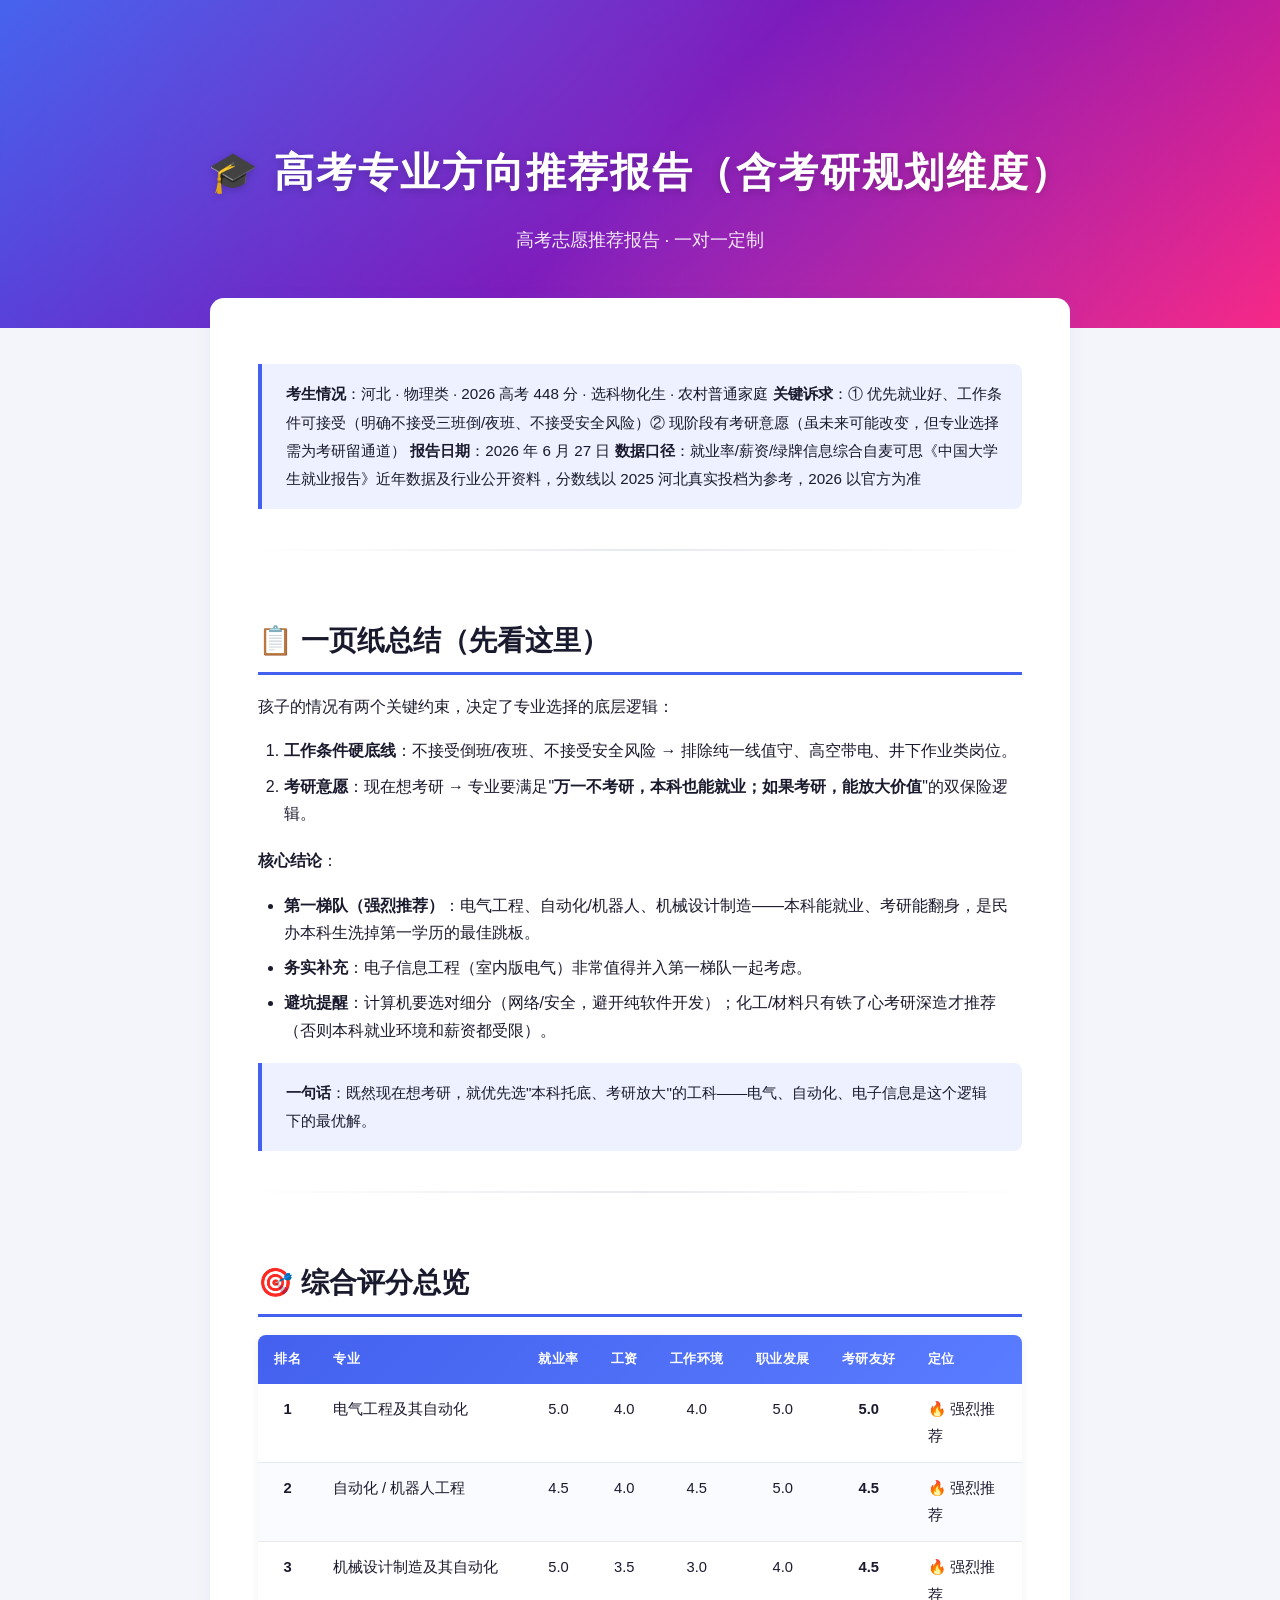
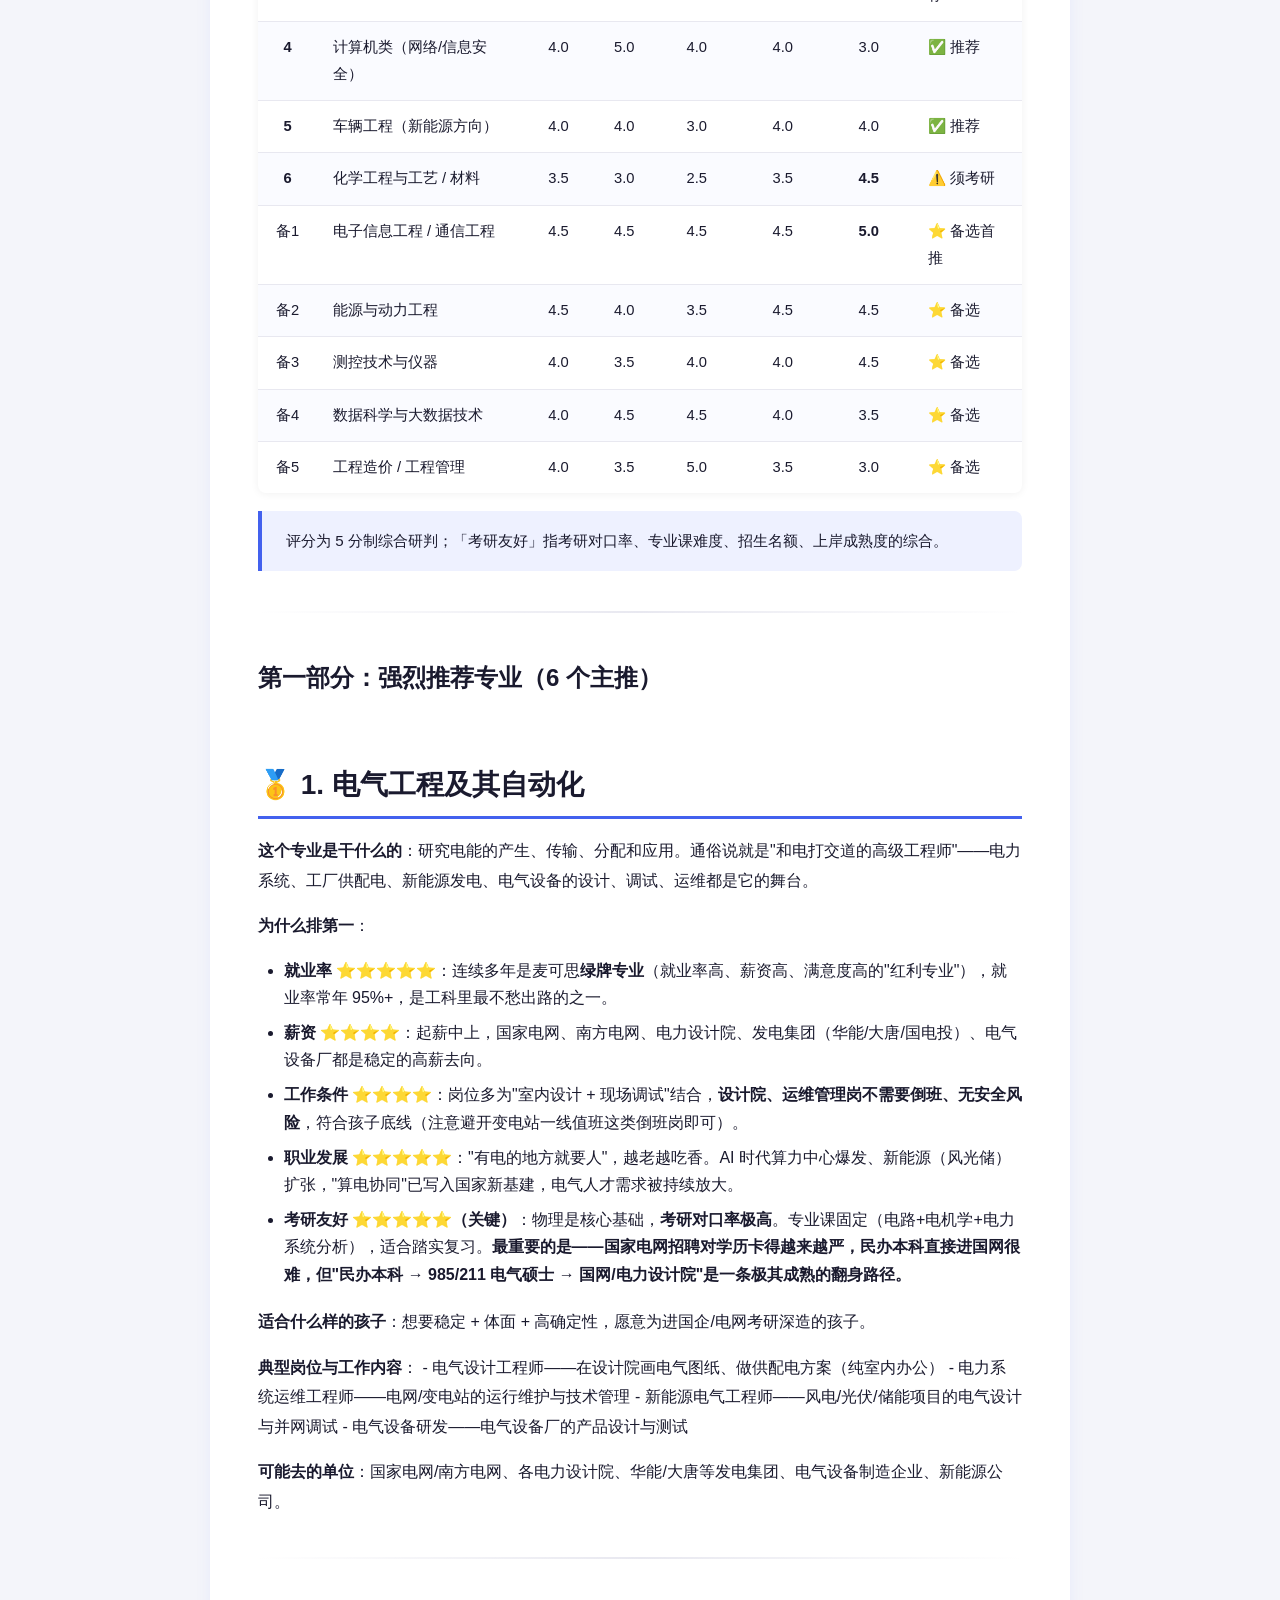
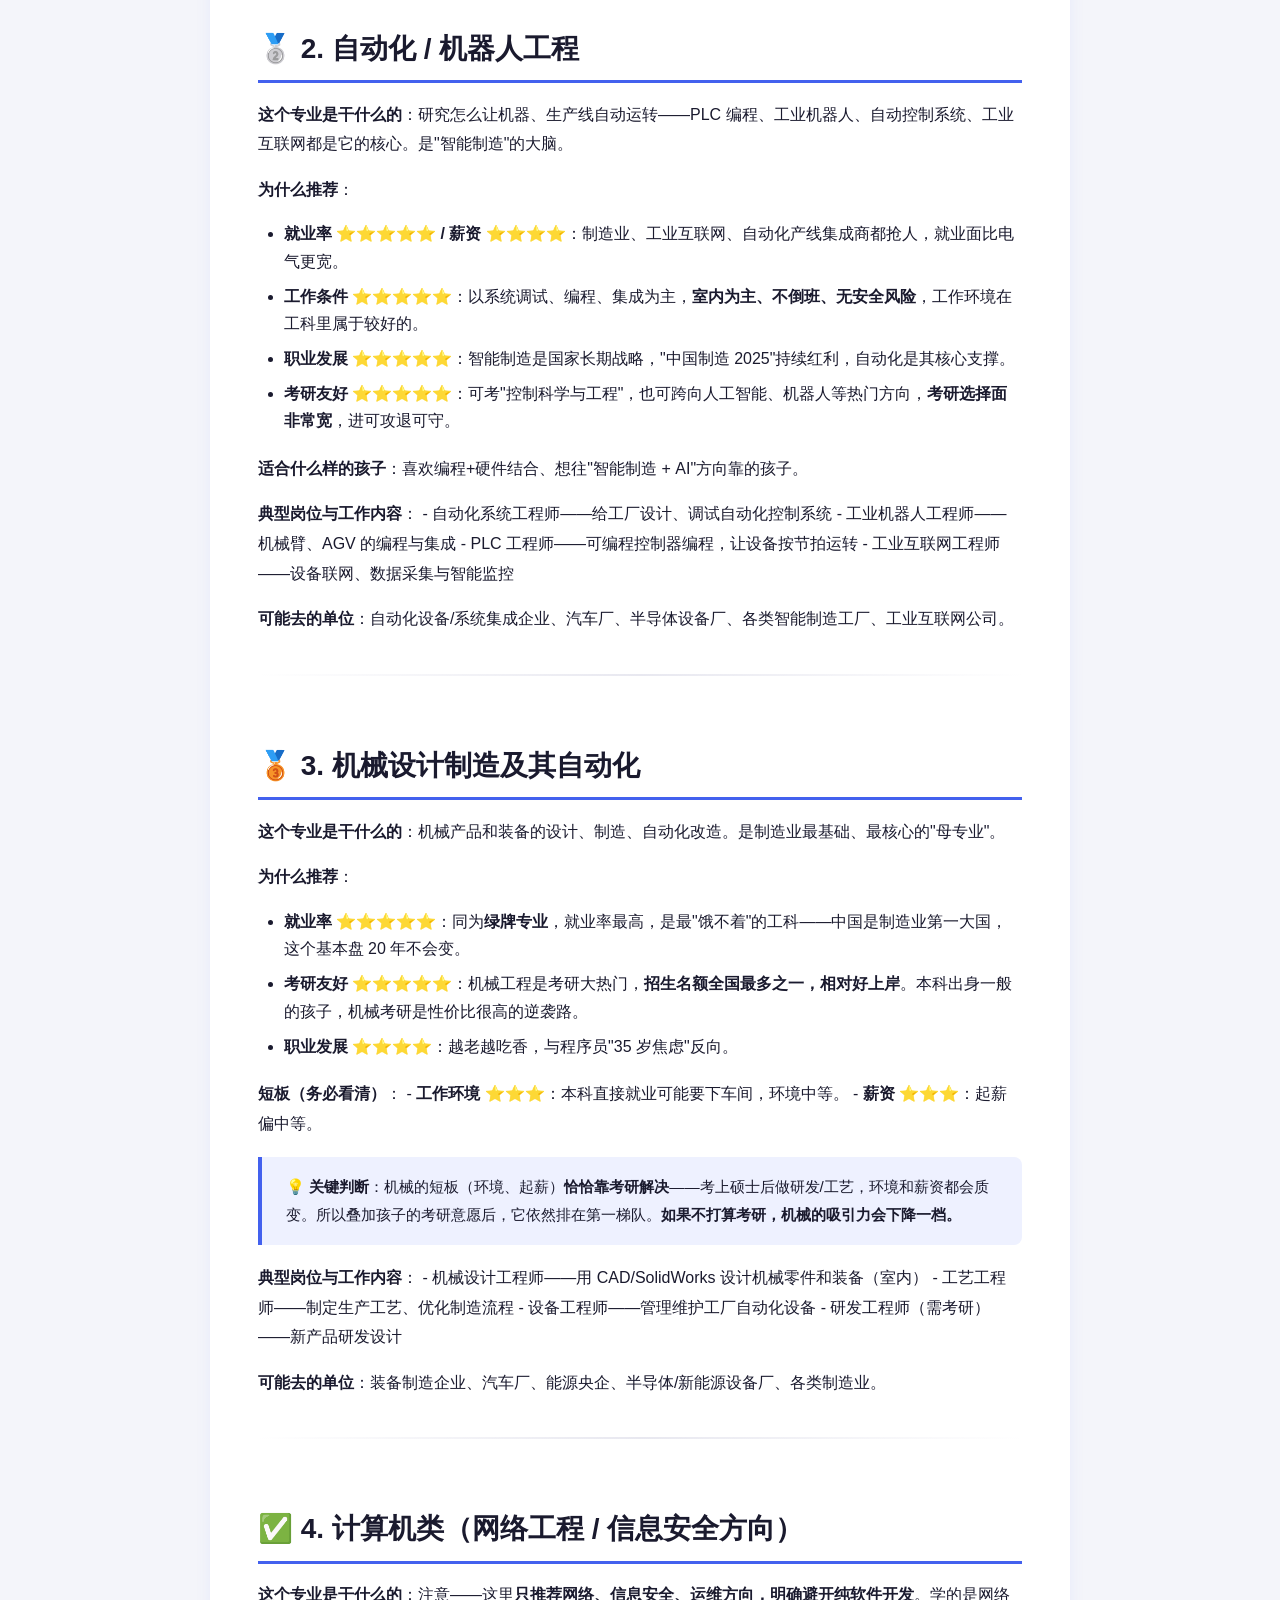
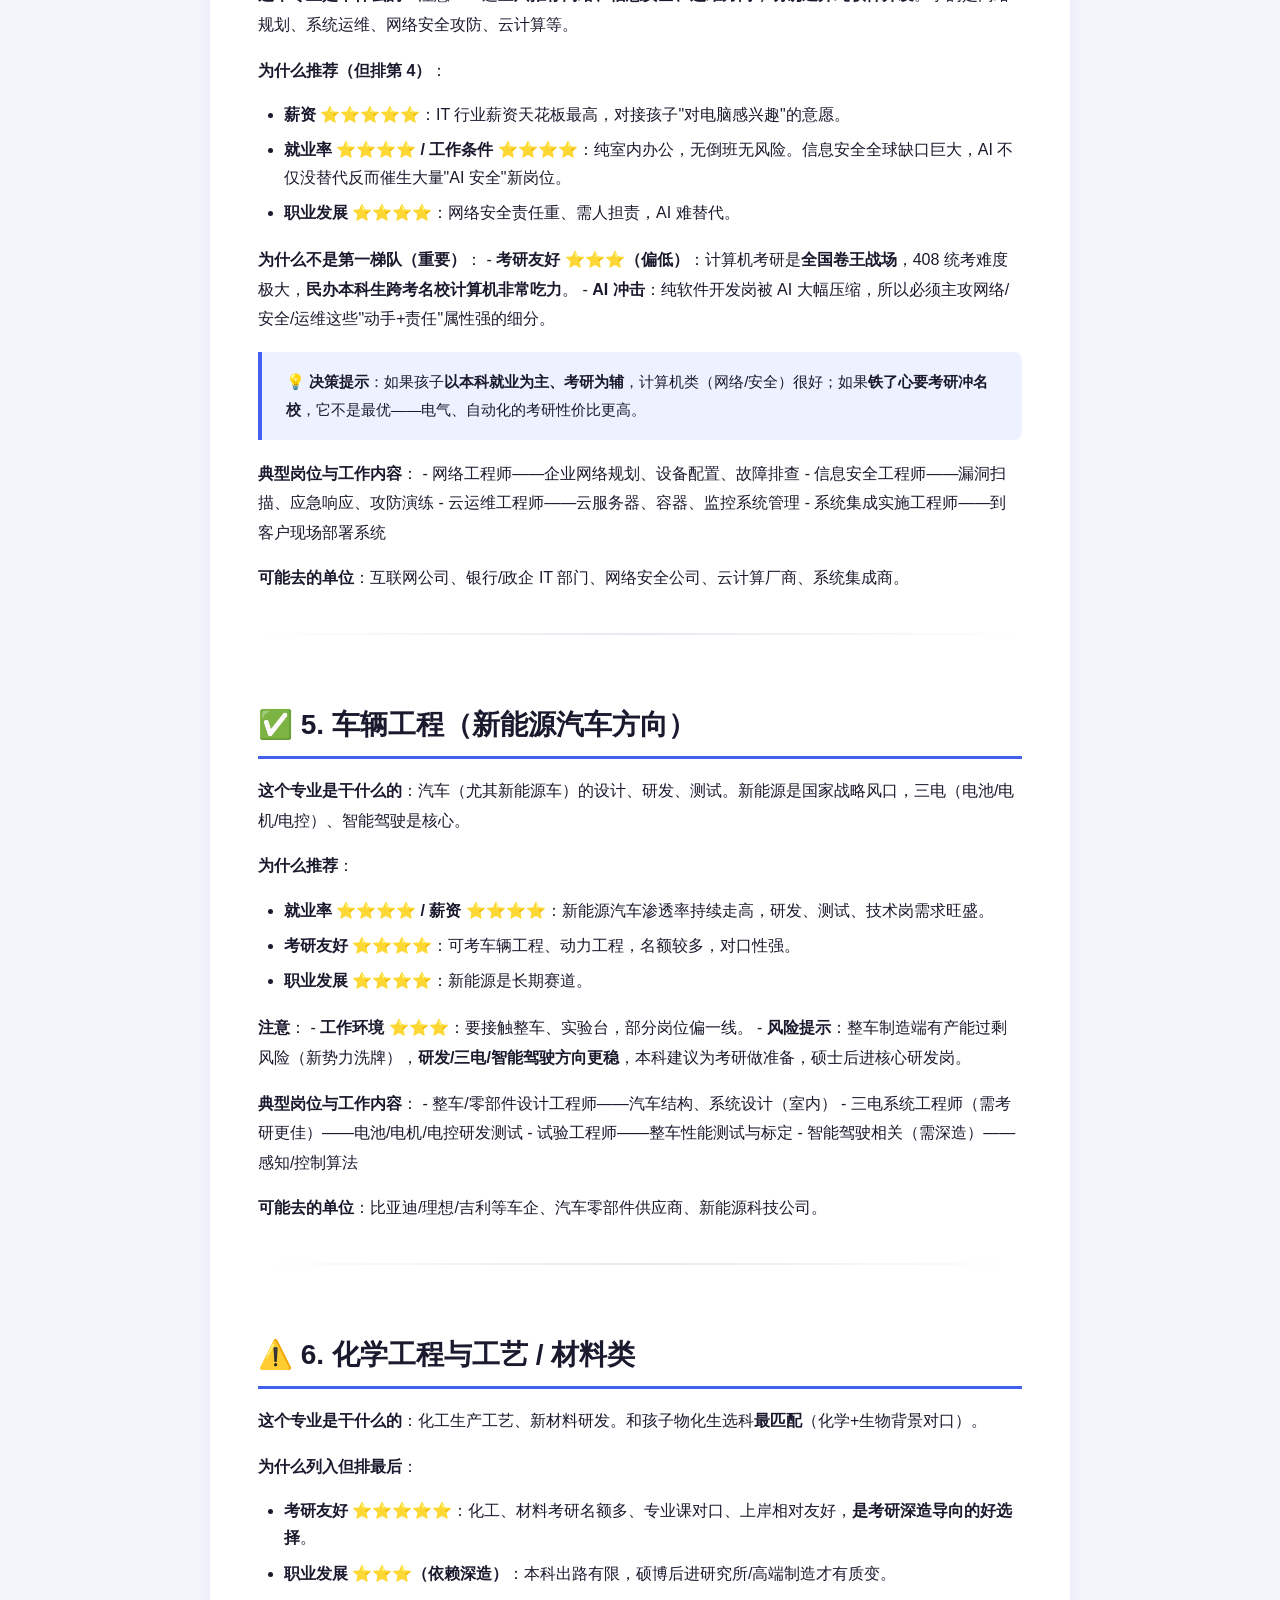
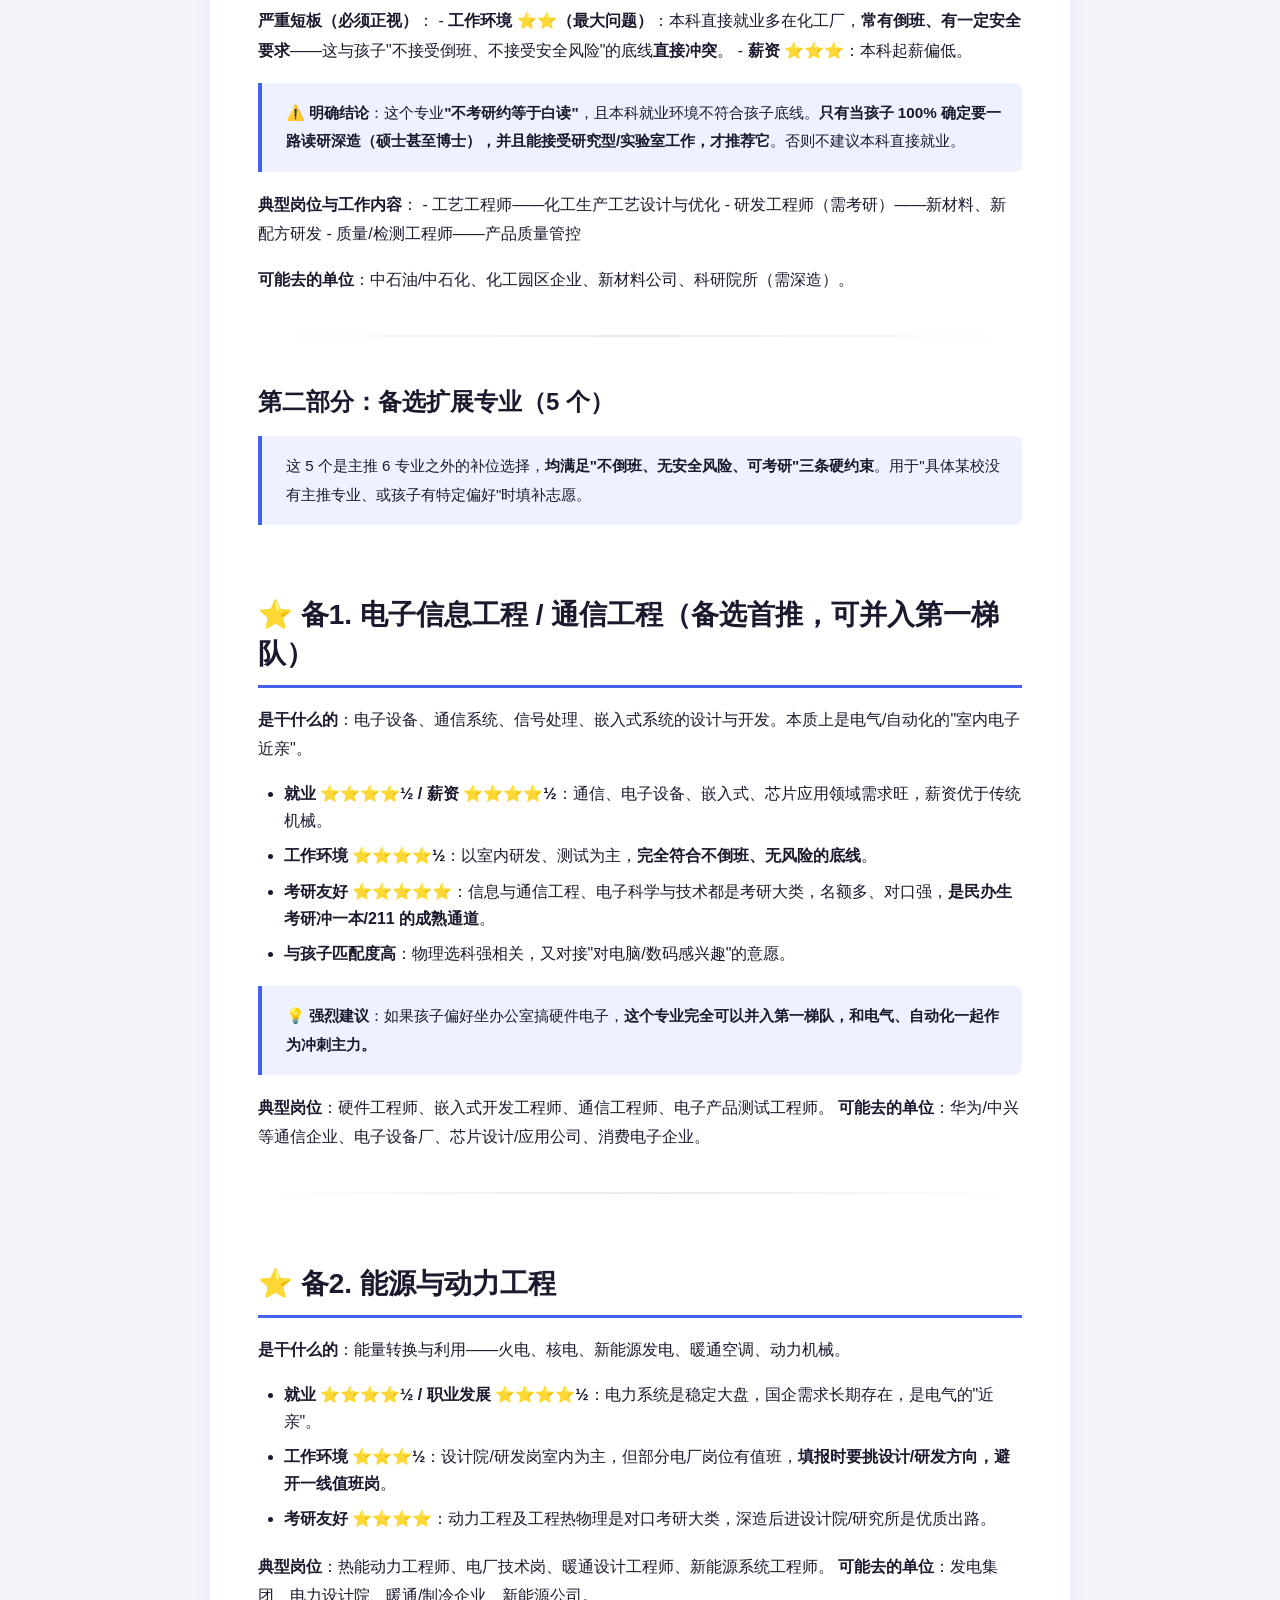
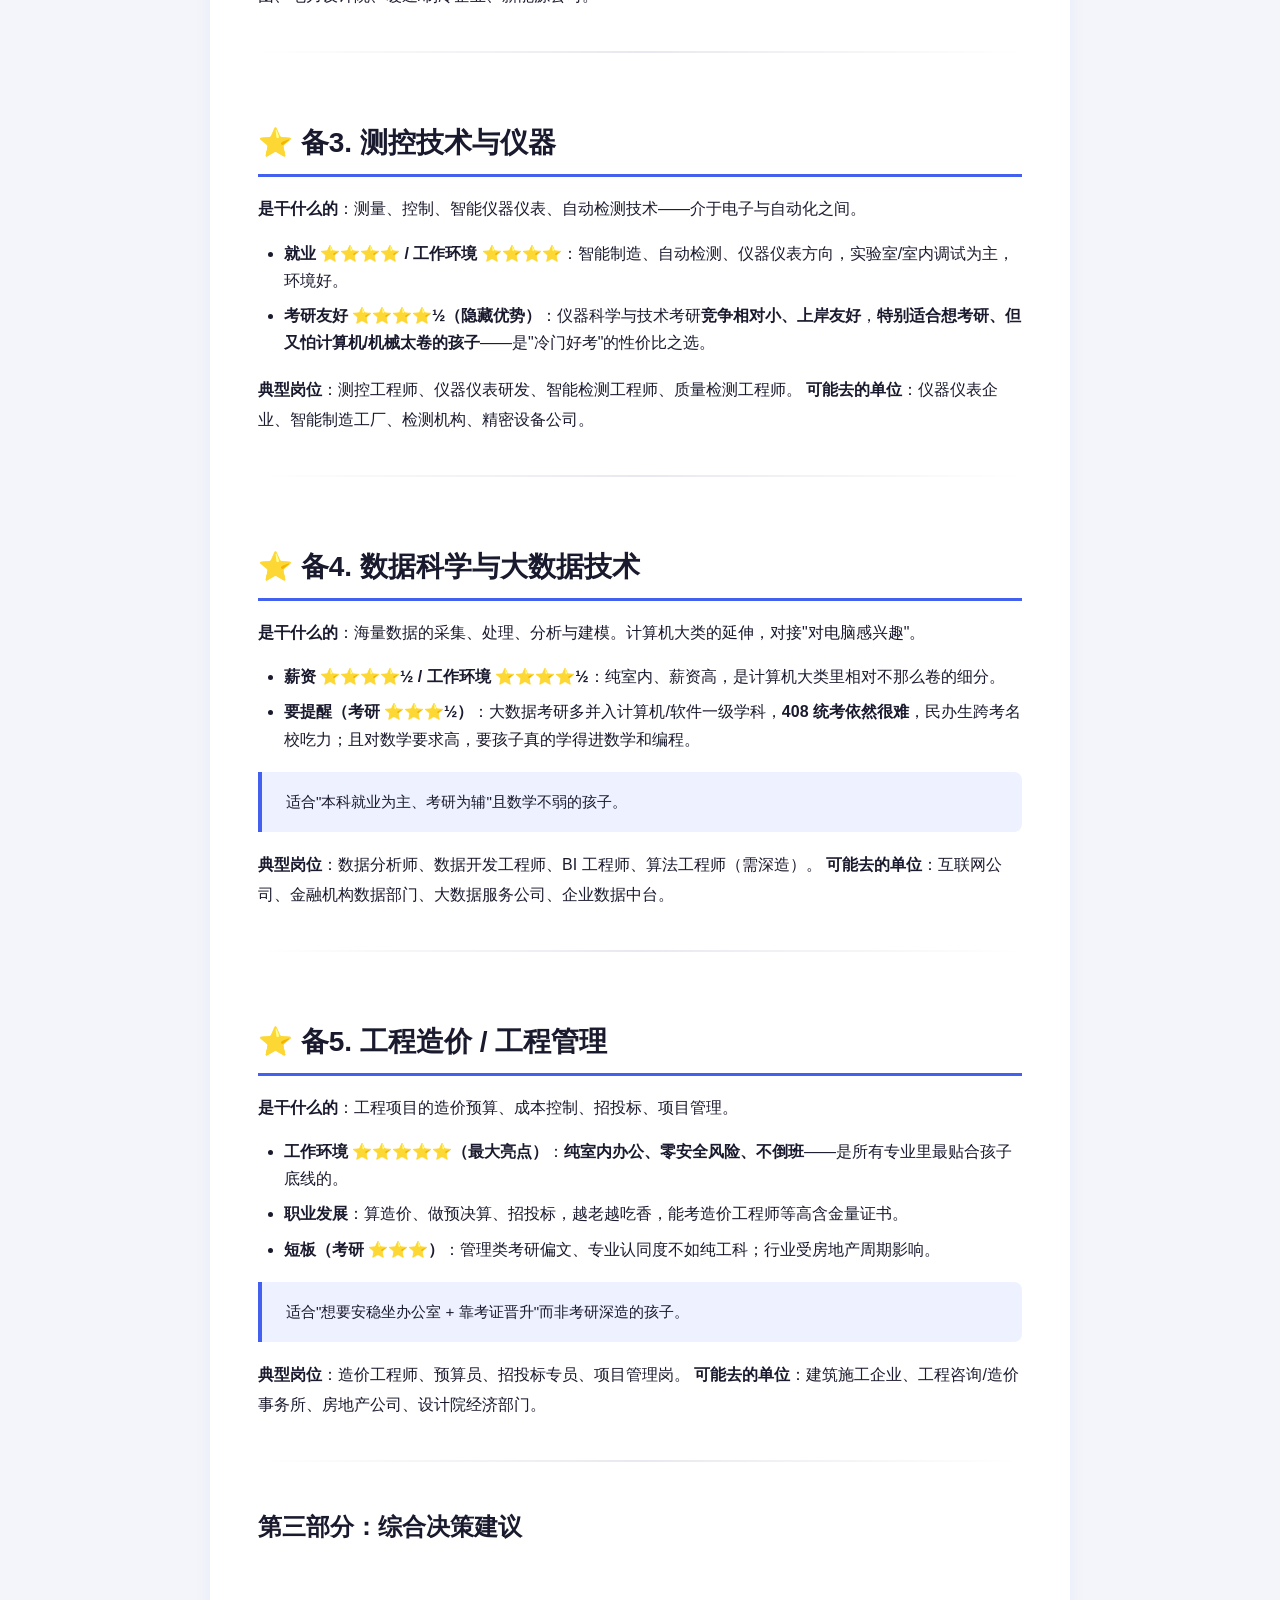
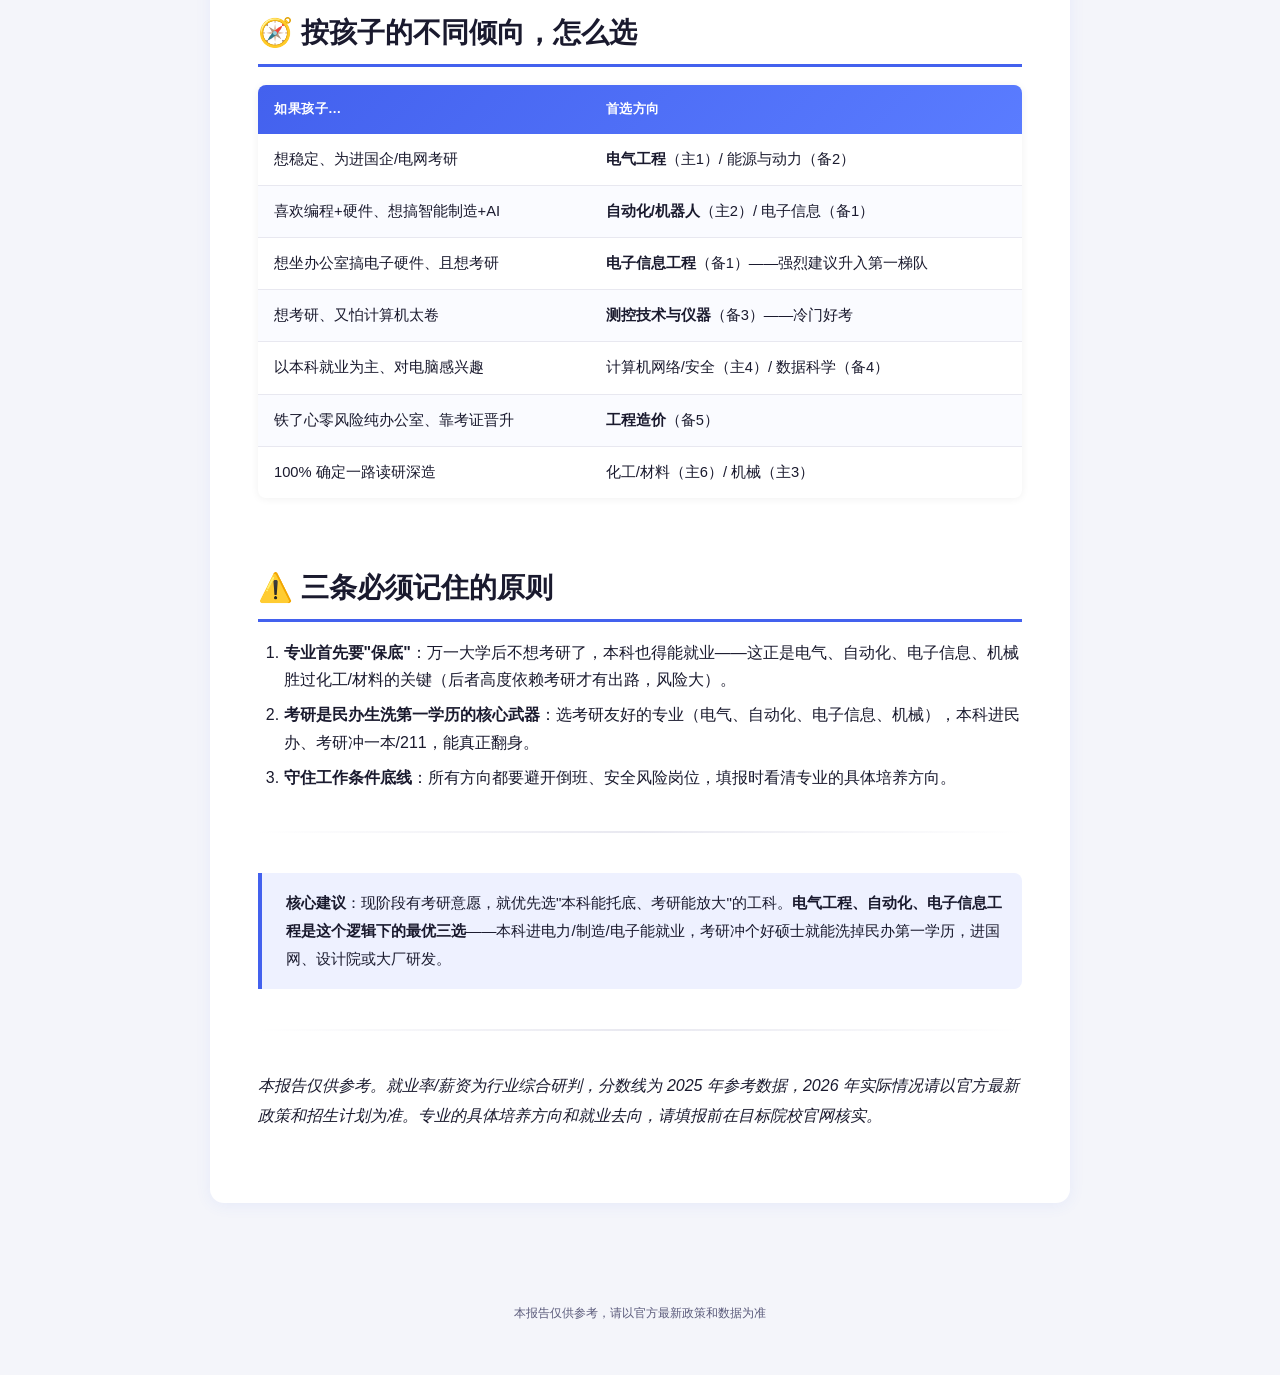
<file: report-majors.html>
<!DOCTYPE html>
<html lang="zh-CN">
<head>
<meta charset="UTF-8">
<meta name="viewport" content="width=device-width, initial-scale=1.0">
<title>高考专业方向推荐报告（含考研规划维度）</title>
<style>/* ===== 志选 ZhiXuan · 报告样式 ===== */

:root {
  --bg: #f4f5fa;
  --card-bg: #ffffff;
  --text: #1a1a2e;
  --text-sec: #5a5a7a;
  --primary: #4361ee;
  --primary-light: #eef1ff;
  --accent: #f72585;
  --gold: #e6a817;
  --success: #10b981;
  --warning: #f59e0b;
  --danger: #ef4444;
  --border: #e8e8f0;
  --shadow: 0 2px 16px rgba(67,97,238,.08);
  --radius: 14px;
  --radius-sm: 8px;
  --font: "PingFang SC","Hiragino Sans GB","Microsoft YaHei",-apple-system,BlinkMacSystemFont,"Segoe UI",sans-serif;
}

*,*::before,*::after{box-sizing:border-box;margin:0;padding:0}
html{scroll-behavior:smooth;-webkit-text-size-adjust:100%}

body{
  font-family:var(--font);font-size:16px;line-height:1.85;
  color:var(--text);background:var(--bg);min-height:100vh;
}

/* Header */
.page-header{
  background:linear-gradient(135deg,#4361ee 0%,#7209b7 50%,#f72585 100%);
  color:#fff;padding:64px 20px 54px;text-align:center;
  position:relative;overflow:hidden;
}
.page-header::before{
  content:"";position:absolute;top:-50%;left:-50%;width:200%;height:200%;
  background:radial-gradient(circle,rgba(255,255,255,.1) 0%,transparent 60%);
  animation:shimmer 8s ease-in-out infinite;
}
@keyframes shimmer{
  0%,100%{transform:translate(-30%,-30%)}
  50%{transform:translate(10%,10%)}
}
.page-header h1{font-size:2.5em;font-weight:800;letter-spacing:2px;position:relative;z-index:1;text-shadow:0 2px 8px rgba(0,0,0,.2)}
.page-header .subtitle{font-size:1.1em;opacity:.9;margin-top:10px;position:relative;z-index:1}
.page-header .brand{
  display:inline-flex;align-items:center;gap:8px;margin-top:18px;
  padding:8px 22px;background:rgba(255,255,255,.15);border-radius:100px;
  font-size:.9em;backdrop-filter:blur(10px);position:relative;z-index:1;
}

/* Container */
.container{max-width:900px;margin:-30px auto 60px;padding:0 20px;position:relative;z-index:2}
.content-card{
  background:var(--card-bg);border-radius:var(--radius);
  box-shadow:var(--shadow);padding:48px 48px 56px;
}

/* Typography */
h1,h2,h3,h4,h5,h6{line-height:1.4;margin-top:2em;margin-bottom:.6em}

h2{font-size:1.75em;font-weight:800;padding-bottom:12px;border-bottom:3px solid var(--primary);margin-top:2.5em}
h2:first-child{margin-top:0}
h3{font-size:1.35em;font-weight:700;color:var(--primary)}
h4{font-size:1.18em;font-weight:700}
h5{font-size:1.05em;font-weight:600;color:var(--text-sec)}

p{margin-bottom:1em}
strong{font-weight:700}

a{color:var(--primary);text-decoration:none;transition:border-color .2s;border-bottom:1px solid transparent}
a:hover{border-bottom-color:var(--primary)}

/* Lists */
ul,ol{margin:.8em 0 1.2em 1.6em}
li{margin-bottom:.5em;line-height:1.7}

/* Blockquote */
blockquote{
  margin:1.2em 0;padding:16px 20px 16px 24px;
  border-left:4px solid var(--primary);background:var(--primary-light);
  border-radius:0 var(--radius-sm) var(--radius-sm) 0;font-size:.95em;
}
blockquote p{margin-bottom:.5em}
blockquote p:last-child{margin-bottom:0}

/* Table */
table{
  width:100%;border-collapse:separate;border-spacing:0;
  margin:1.2em 0;font-size:.92em;border-radius:var(--radius-sm);
  overflow:hidden;box-shadow:0 1px 8px rgba(0,0,0,.06);
}
thead{background:linear-gradient(135deg,var(--primary),#5a7cff);color:#fff}
th{padding:12px 16px;text-align:left;font-weight:600;font-size:.9em;letter-spacing:.5px;white-space:nowrap}
td{padding:12px 16px;border-bottom:1px solid var(--border);vertical-align:top}
tbody tr:last-child td{border-bottom:none}
tbody tr:nth-child(even){background:#fafbff}
tbody tr:hover{background:var(--primary-light)}

/* Code */
code{font-family:"SF Mono","Fira Code",monospace;font-size:.88em;background:#f0f1f5;padding:2px 6px;border-radius:4px;color:var(--accent)}
pre{margin:1.2em 0;padding:20px 24px;background:#1e1e2e;color:#cdd6f4;border-radius:var(--radius-sm);overflow-x:auto;font-size:.9em;line-height:1.6}
pre code{background:none;padding:0;color:inherit}

/* HR */
hr{border:none;height:2px;background:linear-gradient(90deg,transparent,var(--border),transparent);margin:2.5em 0}

/* Footer */
.page-footer{text-align:center;padding:40px 20px;color:var(--text-sec);font-size:.85em}
.page-footer .brand-footer{font-size:1.1em;font-weight:600;color:var(--primary);margin-bottom:8px}

/* Responsive */
@media(max-width:768px){
  .content-card{padding:24px 20px}
  .page-header{padding:40px 16px 36px}
  .page-header h1{font-size:1.8em}
  h2{font-size:1.5em}
  table{font-size:.85em}
  th,td{padding:8px 10px}
}
@media(max-width:480px){
  .content-card{padding:16px 14px}
  .page-header h1{font-size:1.5em}
  body{font-size:15px}
  table{display:block;overflow-x:auto}
}

/* Print */
@media print{
  body{background:#fff}
  .page-header{background:#4361ee!important;-webkit-print-color-adjust:exact}
  .content-card{box-shadow:none;border:1px solid #ddd}
}
</style>
</head>
<body>
<header class="page-header">
  <h1>🎓 高考专业方向推荐报告（含考研规划维度）</h1>
  <p class="subtitle">高考志愿推荐报告 · 一对一定制</p>
</header>
<main class="container">
  <article class="content-card">

<blockquote>
<p><strong>考生情况</strong>：河北 · 物理类 · 2026 高考 448 分 · 选科物化生 · 农村普通家庭
<strong>关键诉求</strong>：① 优先就业好、工作条件可接受（明确不接受三班倒/夜班、不接受安全风险）② 现阶段有考研意愿（虽未来可能改变，但专业选择需为考研留通道）
<strong>报告日期</strong>：2026 年 6 月 27 日
<strong>数据口径</strong>：就业率/薪资/绿牌信息综合自麦可思《中国大学生就业报告》近年数据及行业公开资料，分数线以 2025 河北真实投档为参考，2026 以官方为准</p>
</blockquote>
<hr />
<h2>📋 一页纸总结（先看这里）</h2>
<p>孩子的情况有两个关键约束，决定了专业选择的底层逻辑：</p>
<ol>
<li><strong>工作条件硬底线</strong>：不接受倒班/夜班、不接受安全风险 → 排除纯一线值守、高空带电、井下作业类岗位。</li>
<li><strong>考研意愿</strong>：现在想考研 → 专业要满足"<strong>万一不考研，本科也能就业；如果考研，能放大价值</strong>"的双保险逻辑。</li>
</ol>
<p><strong>核心结论</strong>：</p>
<ul>
<li><strong>第一梯队（强烈推荐）</strong>：电气工程、自动化/机器人、机械设计制造——本科能就业、考研能翻身，是民办本科生洗掉第一学历的最佳跳板。</li>
<li><strong>务实补充</strong>：电子信息工程（室内版电气）非常值得并入第一梯队一起考虑。</li>
<li><strong>避坑提醒</strong>：计算机要选对细分（网络/安全，避开纯软件开发）；化工/材料只有铁了心考研深造才推荐（否则本科就业环境和薪资都受限）。</li>
</ul>
<blockquote>
<p><strong>一句话</strong>：既然现在想考研，就优先选"本科托底、考研放大"的工科——电气、自动化、电子信息是这个逻辑下的最优解。</p>
</blockquote>
<hr />
<h2>🎯 综合评分总览</h2>
<table>
<thead>
<tr>
<th style="text-align: center;">排名</th>
<th>专业</th>
<th style="text-align: center;">就业率</th>
<th style="text-align: center;">工资</th>
<th style="text-align: center;">工作环境</th>
<th style="text-align: center;">职业发展</th>
<th style="text-align: center;">考研友好</th>
<th>定位</th>
</tr>
</thead>
<tbody>
<tr>
<td style="text-align: center;"><strong>1</strong></td>
<td>电气工程及其自动化</td>
<td style="text-align: center;">5.0</td>
<td style="text-align: center;">4.0</td>
<td style="text-align: center;">4.0</td>
<td style="text-align: center;">5.0</td>
<td style="text-align: center;"><strong>5.0</strong></td>
<td>🔥 强烈推荐</td>
</tr>
<tr>
<td style="text-align: center;"><strong>2</strong></td>
<td>自动化 / 机器人工程</td>
<td style="text-align: center;">4.5</td>
<td style="text-align: center;">4.0</td>
<td style="text-align: center;">4.5</td>
<td style="text-align: center;">5.0</td>
<td style="text-align: center;"><strong>4.5</strong></td>
<td>🔥 强烈推荐</td>
</tr>
<tr>
<td style="text-align: center;"><strong>3</strong></td>
<td>机械设计制造及其自动化</td>
<td style="text-align: center;">5.0</td>
<td style="text-align: center;">3.5</td>
<td style="text-align: center;">3.0</td>
<td style="text-align: center;">4.0</td>
<td style="text-align: center;"><strong>4.5</strong></td>
<td>🔥 强烈推荐</td>
</tr>
<tr>
<td style="text-align: center;"><strong>4</strong></td>
<td>计算机类（网络/信息安全）</td>
<td style="text-align: center;">4.0</td>
<td style="text-align: center;">5.0</td>
<td style="text-align: center;">4.0</td>
<td style="text-align: center;">4.0</td>
<td style="text-align: center;">3.0</td>
<td>✅ 推荐</td>
</tr>
<tr>
<td style="text-align: center;"><strong>5</strong></td>
<td>车辆工程（新能源方向）</td>
<td style="text-align: center;">4.0</td>
<td style="text-align: center;">4.0</td>
<td style="text-align: center;">3.0</td>
<td style="text-align: center;">4.0</td>
<td style="text-align: center;">4.0</td>
<td>✅ 推荐</td>
</tr>
<tr>
<td style="text-align: center;"><strong>6</strong></td>
<td>化学工程与工艺 / 材料</td>
<td style="text-align: center;">3.5</td>
<td style="text-align: center;">3.0</td>
<td style="text-align: center;">2.5</td>
<td style="text-align: center;">3.5</td>
<td style="text-align: center;"><strong>4.5</strong></td>
<td>⚠️ 须考研</td>
</tr>
<tr>
<td style="text-align: center;">备1</td>
<td>电子信息工程 / 通信工程</td>
<td style="text-align: center;">4.5</td>
<td style="text-align: center;">4.5</td>
<td style="text-align: center;">4.5</td>
<td style="text-align: center;">4.5</td>
<td style="text-align: center;"><strong>5.0</strong></td>
<td>⭐ 备选首推</td>
</tr>
<tr>
<td style="text-align: center;">备2</td>
<td>能源与动力工程</td>
<td style="text-align: center;">4.5</td>
<td style="text-align: center;">4.0</td>
<td style="text-align: center;">3.5</td>
<td style="text-align: center;">4.5</td>
<td style="text-align: center;">4.5</td>
<td>⭐ 备选</td>
</tr>
<tr>
<td style="text-align: center;">备3</td>
<td>测控技术与仪器</td>
<td style="text-align: center;">4.0</td>
<td style="text-align: center;">3.5</td>
<td style="text-align: center;">4.0</td>
<td style="text-align: center;">4.0</td>
<td style="text-align: center;">4.5</td>
<td>⭐ 备选</td>
</tr>
<tr>
<td style="text-align: center;">备4</td>
<td>数据科学与大数据技术</td>
<td style="text-align: center;">4.0</td>
<td style="text-align: center;">4.5</td>
<td style="text-align: center;">4.5</td>
<td style="text-align: center;">4.0</td>
<td style="text-align: center;">3.5</td>
<td>⭐ 备选</td>
</tr>
<tr>
<td style="text-align: center;">备5</td>
<td>工程造价 / 工程管理</td>
<td style="text-align: center;">4.0</td>
<td style="text-align: center;">3.5</td>
<td style="text-align: center;">5.0</td>
<td style="text-align: center;">3.5</td>
<td style="text-align: center;">3.0</td>
<td>⭐ 备选</td>
</tr>
</tbody>
</table>
<blockquote>
<p>评分为 5 分制综合研判；「考研友好」指考研对口率、专业课难度、招生名额、上岸成熟度的综合。</p>
</blockquote>
<hr />
<h1>第一部分：强烈推荐专业（6 个主推）</h1>
<h2>🥇 1. 电气工程及其自动化</h2>
<p><strong>这个专业是干什么的</strong>：研究电能的产生、传输、分配和应用。通俗说就是"和电打交道的高级工程师"——电力系统、工厂供配电、新能源发电、电气设备的设计、调试、运维都是它的舞台。</p>
<p><strong>为什么排第一</strong>：</p>
<ul>
<li><strong>就业率 ⭐⭐⭐⭐⭐</strong>：连续多年是麦可思<strong>绿牌专业</strong>（就业率高、薪资高、满意度高的"红利专业"），就业率常年 95%+，是工科里最不愁出路的之一。</li>
<li><strong>薪资 ⭐⭐⭐⭐</strong>：起薪中上，国家电网、南方电网、电力设计院、发电集团（华能/大唐/国电投）、电气设备厂都是稳定的高薪去向。</li>
<li><strong>工作条件 ⭐⭐⭐⭐</strong>：岗位多为"室内设计 + 现场调试"结合，<strong>设计院、运维管理岗不需要倒班、无安全风险</strong>，符合孩子底线（注意避开变电站一线值班这类倒班岗即可）。</li>
<li><strong>职业发展 ⭐⭐⭐⭐⭐</strong>："有电的地方就要人"，越老越吃香。AI 时代算力中心爆发、新能源（风光储）扩张，"算电协同"已写入国家新基建，电气人才需求被持续放大。</li>
<li><strong>考研友好 ⭐⭐⭐⭐⭐（关键）</strong>：物理是核心基础，<strong>考研对口率极高</strong>。专业课固定（电路+电机学+电力系统分析），适合踏实复习。<strong>最重要的是——国家电网招聘对学历卡得越来越严，民办本科直接进国网很难，但"民办本科 → 985/211 电气硕士 → 国网/电力设计院"是一条极其成熟的翻身路径。</strong></li>
</ul>
<p><strong>适合什么样的孩子</strong>：想要稳定 + 体面 + 高确定性，愿意为进国企/电网考研深造的孩子。</p>
<p><strong>典型岗位与工作内容</strong>：
- 电气设计工程师——在设计院画电气图纸、做供配电方案（纯室内办公）
- 电力系统运维工程师——电网/变电站的运行维护与技术管理
- 新能源电气工程师——风电/光伏/储能项目的电气设计与并网调试
- 电气设备研发——电气设备厂的产品设计与测试</p>
<p><strong>可能去的单位</strong>：国家电网/南方电网、各电力设计院、华能/大唐等发电集团、电气设备制造企业、新能源公司。</p>
<hr />
<h2>🥈 2. 自动化 / 机器人工程</h2>
<p><strong>这个专业是干什么的</strong>：研究怎么让机器、生产线自动运转——PLC 编程、工业机器人、自动控制系统、工业互联网都是它的核心。是"智能制造"的大脑。</p>
<p><strong>为什么推荐</strong>：</p>
<ul>
<li><strong>就业率 ⭐⭐⭐⭐⭐ / 薪资 ⭐⭐⭐⭐</strong>：制造业、工业互联网、自动化产线集成商都抢人，就业面比电气更宽。</li>
<li><strong>工作条件 ⭐⭐⭐⭐⭐</strong>：以系统调试、编程、集成为主，<strong>室内为主、不倒班、无安全风险</strong>，工作环境在工科里属于较好的。</li>
<li><strong>职业发展 ⭐⭐⭐⭐⭐</strong>：智能制造是国家长期战略，"中国制造 2025"持续红利，自动化是其核心支撑。</li>
<li><strong>考研友好 ⭐⭐⭐⭐⭐</strong>：可考"控制科学与工程"，也可跨向人工智能、机器人等热门方向，<strong>考研选择面非常宽</strong>，进可攻退可守。</li>
</ul>
<p><strong>适合什么样的孩子</strong>：喜欢编程+硬件结合、想往"智能制造 + AI"方向靠的孩子。</p>
<p><strong>典型岗位与工作内容</strong>：
- 自动化系统工程师——给工厂设计、调试自动化控制系统
- 工业机器人工程师——机械臂、AGV 的编程与集成
- PLC 工程师——可编程控制器编程，让设备按节拍运转
- 工业互联网工程师——设备联网、数据采集与智能监控</p>
<p><strong>可能去的单位</strong>：自动化设备/系统集成企业、汽车厂、半导体设备厂、各类智能制造工厂、工业互联网公司。</p>
<hr />
<h2>🥉 3. 机械设计制造及其自动化</h2>
<p><strong>这个专业是干什么的</strong>：机械产品和装备的设计、制造、自动化改造。是制造业最基础、最核心的"母专业"。</p>
<p><strong>为什么推荐</strong>：</p>
<ul>
<li><strong>就业率 ⭐⭐⭐⭐⭐</strong>：同为<strong>绿牌专业</strong>，就业率最高，是最"饿不着"的工科——中国是制造业第一大国，这个基本盘 20 年不会变。</li>
<li><strong>考研友好 ⭐⭐⭐⭐⭐</strong>：机械工程是考研大热门，<strong>招生名额全国最多之一，相对好上岸</strong>。本科出身一般的孩子，机械考研是性价比很高的逆袭路。</li>
<li><strong>职业发展 ⭐⭐⭐⭐</strong>：越老越吃香，与程序员"35 岁焦虑"反向。</li>
</ul>
<p><strong>短板（务必看清）</strong>：
- <strong>工作环境 ⭐⭐⭐</strong>：本科直接就业可能要下车间，环境中等。
- <strong>薪资 ⭐⭐⭐</strong>：起薪偏中等。</p>
<blockquote>
<p>💡 <strong>关键判断</strong>：机械的短板（环境、起薪）<strong>恰恰靠考研解决</strong>——考上硕士后做研发/工艺，环境和薪资都会质变。所以叠加孩子的考研意愿后，它依然排在第一梯队。<strong>如果不打算考研，机械的吸引力会下降一档。</strong></p>
</blockquote>
<p><strong>典型岗位与工作内容</strong>：
- 机械设计工程师——用 CAD/SolidWorks 设计机械零件和装备（室内）
- 工艺工程师——制定生产工艺、优化制造流程
- 设备工程师——管理维护工厂自动化设备
- 研发工程师（需考研）——新产品研发设计</p>
<p><strong>可能去的单位</strong>：装备制造企业、汽车厂、能源央企、半导体/新能源设备厂、各类制造业。</p>
<hr />
<h2>✅ 4. 计算机类（网络工程 / 信息安全方向）</h2>
<p><strong>这个专业是干什么的</strong>：注意——这里<strong>只推荐网络、信息安全、运维方向，明确避开纯软件开发</strong>。学的是网络规划、系统运维、网络安全攻防、云计算等。</p>
<p><strong>为什么推荐（但排第 4）</strong>：</p>
<ul>
<li><strong>薪资 ⭐⭐⭐⭐⭐</strong>：IT 行业薪资天花板最高，对接孩子"对电脑感兴趣"的意愿。</li>
<li><strong>就业率 ⭐⭐⭐⭐ / 工作条件 ⭐⭐⭐⭐</strong>：纯室内办公，无倒班无风险。信息安全全球缺口巨大，AI 不仅没替代反而催生大量"AI 安全"新岗位。</li>
<li><strong>职业发展 ⭐⭐⭐⭐</strong>：网络安全责任重、需人担责，AI 难替代。</li>
</ul>
<p><strong>为什么不是第一梯队（重要）</strong>：
- <strong>考研友好 ⭐⭐⭐（偏低）</strong>：计算机考研是<strong>全国卷王战场</strong>，408 统考难度极大，<strong>民办本科生跨考名校计算机非常吃力</strong>。
- <strong>AI 冲击</strong>：纯软件开发岗被 AI 大幅压缩，所以必须主攻网络/安全/运维这些"动手+责任"属性强的细分。</p>
<blockquote>
<p>💡 <strong>决策提示</strong>：如果孩子<strong>以本科就业为主、考研为辅</strong>，计算机类（网络/安全）很好；如果<strong>铁了心要考研冲名校</strong>，它不是最优——电气、自动化的考研性价比更高。</p>
</blockquote>
<p><strong>典型岗位与工作内容</strong>：
- 网络工程师——企业网络规划、设备配置、故障排查
- 信息安全工程师——漏洞扫描、应急响应、攻防演练
- 云运维工程师——云服务器、容器、监控系统管理
- 系统集成实施工程师——到客户现场部署系统</p>
<p><strong>可能去的单位</strong>：互联网公司、银行/政企 IT 部门、网络安全公司、云计算厂商、系统集成商。</p>
<hr />
<h2>✅ 5. 车辆工程（新能源汽车方向）</h2>
<p><strong>这个专业是干什么的</strong>：汽车（尤其新能源车）的设计、研发、测试。新能源是国家战略风口，三电（电池/电机/电控）、智能驾驶是核心。</p>
<p><strong>为什么推荐</strong>：</p>
<ul>
<li><strong>就业率 ⭐⭐⭐⭐ / 薪资 ⭐⭐⭐⭐</strong>：新能源汽车渗透率持续走高，研发、测试、技术岗需求旺盛。</li>
<li><strong>考研友好 ⭐⭐⭐⭐</strong>：可考车辆工程、动力工程，名额较多，对口性强。</li>
<li><strong>职业发展 ⭐⭐⭐⭐</strong>：新能源是长期赛道。</li>
</ul>
<p><strong>注意</strong>：
- <strong>工作环境 ⭐⭐⭐</strong>：要接触整车、实验台，部分岗位偏一线。
- <strong>风险提示</strong>：整车制造端有产能过剩风险（新势力洗牌），<strong>研发/三电/智能驾驶方向更稳</strong>，本科建议为考研做准备，硕士后进核心研发岗。</p>
<p><strong>典型岗位与工作内容</strong>：
- 整车/零部件设计工程师——汽车结构、系统设计（室内）
- 三电系统工程师（需考研更佳）——电池/电机/电控研发测试
- 试验工程师——整车性能测试与标定
- 智能驾驶相关（需深造）——感知/控制算法</p>
<p><strong>可能去的单位</strong>：比亚迪/理想/吉利等车企、汽车零部件供应商、新能源科技公司。</p>
<hr />
<h2>⚠️ 6. 化学工程与工艺 / 材料类</h2>
<p><strong>这个专业是干什么的</strong>：化工生产工艺、新材料研发。和孩子物化生选科<strong>最匹配</strong>（化学+生物背景对口）。</p>
<p><strong>为什么列入但排最后</strong>：</p>
<ul>
<li><strong>考研友好 ⭐⭐⭐⭐⭐</strong>：化工、材料考研名额多、专业课对口、上岸相对友好，<strong>是考研深造导向的好选择</strong>。</li>
<li><strong>职业发展 ⭐⭐⭐（依赖深造）</strong>：本科出路有限，硕博后进研究所/高端制造才有质变。</li>
</ul>
<p><strong>严重短板（必须正视）</strong>：
- <strong>工作环境 ⭐⭐（最大问题）</strong>：本科直接就业多在化工厂，<strong>常有倒班、有一定安全要求</strong>——这与孩子"不接受倒班、不接受安全风险"的底线<strong>直接冲突</strong>。
- <strong>薪资 ⭐⭐⭐</strong>：本科起薪偏低。</p>
<blockquote>
<p>⚠️ <strong>明确结论</strong>：这个专业<strong>"不考研约等于白读"</strong>，且本科就业环境不符合孩子底线。<strong>只有当孩子 100% 确定要一路读研深造（硕士甚至博士），并且能接受研究型/实验室工作，才推荐它</strong>。否则不建议本科直接就业。</p>
</blockquote>
<p><strong>典型岗位与工作内容</strong>：
- 工艺工程师——化工生产工艺设计与优化
- 研发工程师（需考研）——新材料、新配方研发
- 质量/检测工程师——产品质量管控</p>
<p><strong>可能去的单位</strong>：中石油/中石化、化工园区企业、新材料公司、科研院所（需深造）。</p>
<hr />
<h1>第二部分：备选扩展专业（5 个）</h1>
<blockquote>
<p>这 5 个是主推 6 专业之外的补位选择，<strong>均满足"不倒班、无安全风险、可考研"三条硬约束</strong>。用于"具体某校没有主推专业、或孩子有特定偏好"时填补志愿。</p>
</blockquote>
<h2>⭐ 备1. 电子信息工程 / 通信工程（备选首推，可并入第一梯队）</h2>
<p><strong>是干什么的</strong>：电子设备、通信系统、信号处理、嵌入式系统的设计与开发。本质上是电气/自动化的"室内电子近亲"。</p>
<ul>
<li><strong>就业 ⭐⭐⭐⭐½ / 薪资 ⭐⭐⭐⭐½</strong>：通信、电子设备、嵌入式、芯片应用领域需求旺，薪资优于传统机械。</li>
<li><strong>工作环境 ⭐⭐⭐⭐½</strong>：以室内研发、测试为主，<strong>完全符合不倒班、无风险的底线</strong>。</li>
<li><strong>考研友好 ⭐⭐⭐⭐⭐</strong>：信息与通信工程、电子科学与技术都是考研大类，名额多、对口强，<strong>是民办生考研冲一本/211 的成熟通道</strong>。</li>
<li><strong>与孩子匹配度高</strong>：物理选科强相关，又对接"对电脑/数码感兴趣"的意愿。</li>
</ul>
<blockquote>
<p>💡 <strong>强烈建议</strong>：如果孩子偏好坐办公室搞硬件电子，<strong>这个专业完全可以并入第一梯队，和电气、自动化一起作为冲刺主力。</strong></p>
</blockquote>
<p><strong>典型岗位</strong>：硬件工程师、嵌入式开发工程师、通信工程师、电子产品测试工程师。
<strong>可能去的单位</strong>：华为/中兴等通信企业、电子设备厂、芯片设计/应用公司、消费电子企业。</p>
<hr />
<h2>⭐ 备2. 能源与动力工程</h2>
<p><strong>是干什么的</strong>：能量转换与利用——火电、核电、新能源发电、暖通空调、动力机械。</p>
<ul>
<li><strong>就业 ⭐⭐⭐⭐½ / 职业发展 ⭐⭐⭐⭐½</strong>：电力系统是稳定大盘，国企需求长期存在，是电气的"近亲"。</li>
<li><strong>工作环境 ⭐⭐⭐½</strong>：设计院/研发岗室内为主，但部分电厂岗位有值班，<strong>填报时要挑设计/研发方向，避开一线值班岗</strong>。</li>
<li><strong>考研友好 ⭐⭐⭐⭐</strong>：动力工程及工程热物理是对口考研大类，深造后进设计院/研究所是优质出路。</li>
</ul>
<p><strong>典型岗位</strong>：热能动力工程师、电厂技术岗、暖通设计工程师、新能源系统工程师。
<strong>可能去的单位</strong>：发电集团、电力设计院、暖通/制冷企业、新能源公司。</p>
<hr />
<h2>⭐ 备3. 测控技术与仪器</h2>
<p><strong>是干什么的</strong>：测量、控制、智能仪器仪表、自动检测技术——介于电子与自动化之间。</p>
<ul>
<li><strong>就业 ⭐⭐⭐⭐ / 工作环境 ⭐⭐⭐⭐</strong>：智能制造、自动检测、仪器仪表方向，实验室/室内调试为主，环境好。</li>
<li><strong>考研友好 ⭐⭐⭐⭐½（隐藏优势）</strong>：仪器科学与技术考研<strong>竞争相对小、上岸友好</strong>，<strong>特别适合想考研、但又怕计算机/机械太卷的孩子</strong>——是"冷门好考"的性价比之选。</li>
</ul>
<p><strong>典型岗位</strong>：测控工程师、仪器仪表研发、智能检测工程师、质量检测工程师。
<strong>可能去的单位</strong>：仪器仪表企业、智能制造工厂、检测机构、精密设备公司。</p>
<hr />
<h2>⭐ 备4. 数据科学与大数据技术</h2>
<p><strong>是干什么的</strong>：海量数据的采集、处理、分析与建模。计算机大类的延伸，对接"对电脑感兴趣"。</p>
<ul>
<li><strong>薪资 ⭐⭐⭐⭐½ / 工作环境 ⭐⭐⭐⭐½</strong>：纯室内、薪资高，是计算机大类里相对不那么卷的细分。</li>
<li><strong>要提醒（考研 ⭐⭐⭐½）</strong>：大数据考研多并入计算机/软件一级学科，<strong>408 统考依然很难</strong>，民办生跨考名校吃力；且对数学要求高，要孩子真的学得进数学和编程。</li>
</ul>
<blockquote>
<p>适合"本科就业为主、考研为辅"且数学不弱的孩子。</p>
</blockquote>
<p><strong>典型岗位</strong>：数据分析师、数据开发工程师、BI 工程师、算法工程师（需深造）。
<strong>可能去的单位</strong>：互联网公司、金融机构数据部门、大数据服务公司、企业数据中台。</p>
<hr />
<h2>⭐ 备5. 工程造价 / 工程管理</h2>
<p><strong>是干什么的</strong>：工程项目的造价预算、成本控制、招投标、项目管理。</p>
<ul>
<li><strong>工作环境 ⭐⭐⭐⭐⭐（最大亮点）</strong>：<strong>纯室内办公、零安全风险、不倒班</strong>——是所有专业里最贴合孩子底线的。</li>
<li><strong>职业发展</strong>：算造价、做预决算、招投标，越老越吃香，能考造价工程师等高含金量证书。</li>
<li><strong>短板（考研 ⭐⭐⭐）</strong>：管理类考研偏文、专业认同度不如纯工科；行业受房地产周期影响。</li>
</ul>
<blockquote>
<p>适合"想要安稳坐办公室 + 靠考证晋升"而非考研深造的孩子。</p>
</blockquote>
<p><strong>典型岗位</strong>：造价工程师、预算员、招投标专员、项目管理岗。
<strong>可能去的单位</strong>：建筑施工企业、工程咨询/造价事务所、房地产公司、设计院经济部门。</p>
<hr />
<h1>第三部分：综合决策建议</h1>
<h2>🧭 按孩子的不同倾向，怎么选</h2>
<table>
<thead>
<tr>
<th>如果孩子…</th>
<th>首选方向</th>
</tr>
</thead>
<tbody>
<tr>
<td>想稳定、为进国企/电网考研</td>
<td><strong>电气工程</strong>（主1）/ 能源与动力（备2）</td>
</tr>
<tr>
<td>喜欢编程+硬件、想搞智能制造+AI</td>
<td><strong>自动化/机器人</strong>（主2）/ 电子信息（备1）</td>
</tr>
<tr>
<td>想坐办公室搞电子硬件、且想考研</td>
<td><strong>电子信息工程</strong>（备1）——强烈建议升入第一梯队</td>
</tr>
<tr>
<td>想考研、又怕计算机太卷</td>
<td><strong>测控技术与仪器</strong>（备3）——冷门好考</td>
</tr>
<tr>
<td>以本科就业为主、对电脑感兴趣</td>
<td>计算机网络/安全（主4）/ 数据科学（备4）</td>
</tr>
<tr>
<td>铁了心零风险纯办公室、靠考证晋升</td>
<td><strong>工程造价</strong>（备5）</td>
</tr>
<tr>
<td>100% 确定一路读研深造</td>
<td>化工/材料（主6）/ 机械（主3）</td>
</tr>
</tbody>
</table>
<h2>⚠️ 三条必须记住的原则</h2>
<ol>
<li><strong>专业首先要"保底"</strong>：万一大学后不想考研了，本科也得能就业——这正是电气、自动化、电子信息、机械胜过化工/材料的关键（后者高度依赖考研才有出路，风险大）。</li>
<li><strong>考研是民办生洗第一学历的核心武器</strong>：选考研友好的专业（电气、自动化、电子信息、机械），本科进民办、考研冲一本/211，能真正翻身。</li>
<li><strong>守住工作条件底线</strong>：所有方向都要避开倒班、安全风险岗位，填报时看清专业的具体培养方向。</li>
</ol>
<hr />
<blockquote>
<p><strong>核心建议</strong>：现阶段有考研意愿，就优先选"本科能托底、考研能放大"的工科。<strong>电气工程、自动化、电子信息工程是这个逻辑下的最优三选</strong>——本科进电力/制造/电子能就业，考研冲个好硕士就能洗掉民办第一学历，进国网、设计院或大厂研发。</p>
</blockquote>
<hr />
<p><em>本报告仅供参考。就业率/薪资为行业综合研判，分数线为 2025 年参考数据，2026 年实际情况请以官方最新政策和招生计划为准。专业的具体培养方向和就业去向，请填报前在目标院校官网核实。</em></p>
  </article>
</main>
<footer class="page-footer">
  <p style="font-size:0.85em">本报告仅供参考，请以官方最新政策和数据为准</p>
</footer>
</body>
</html>
</file>
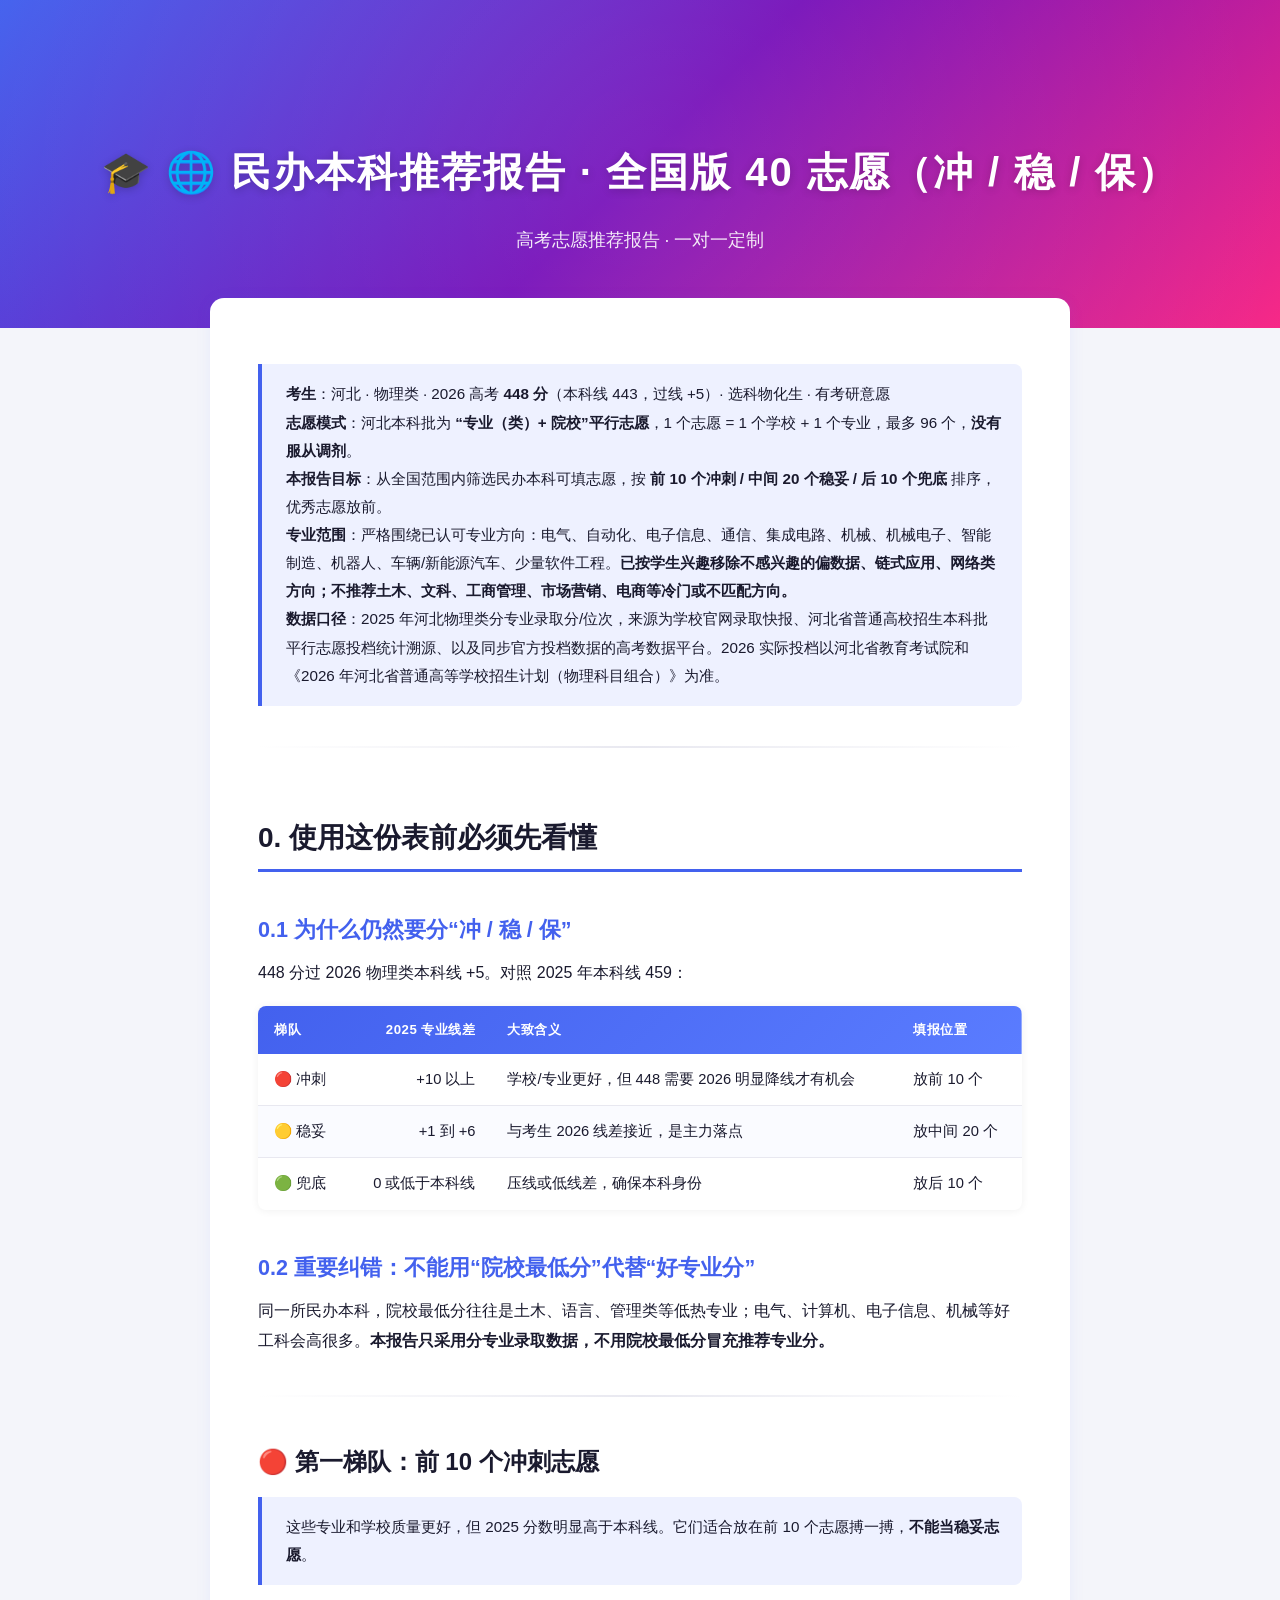
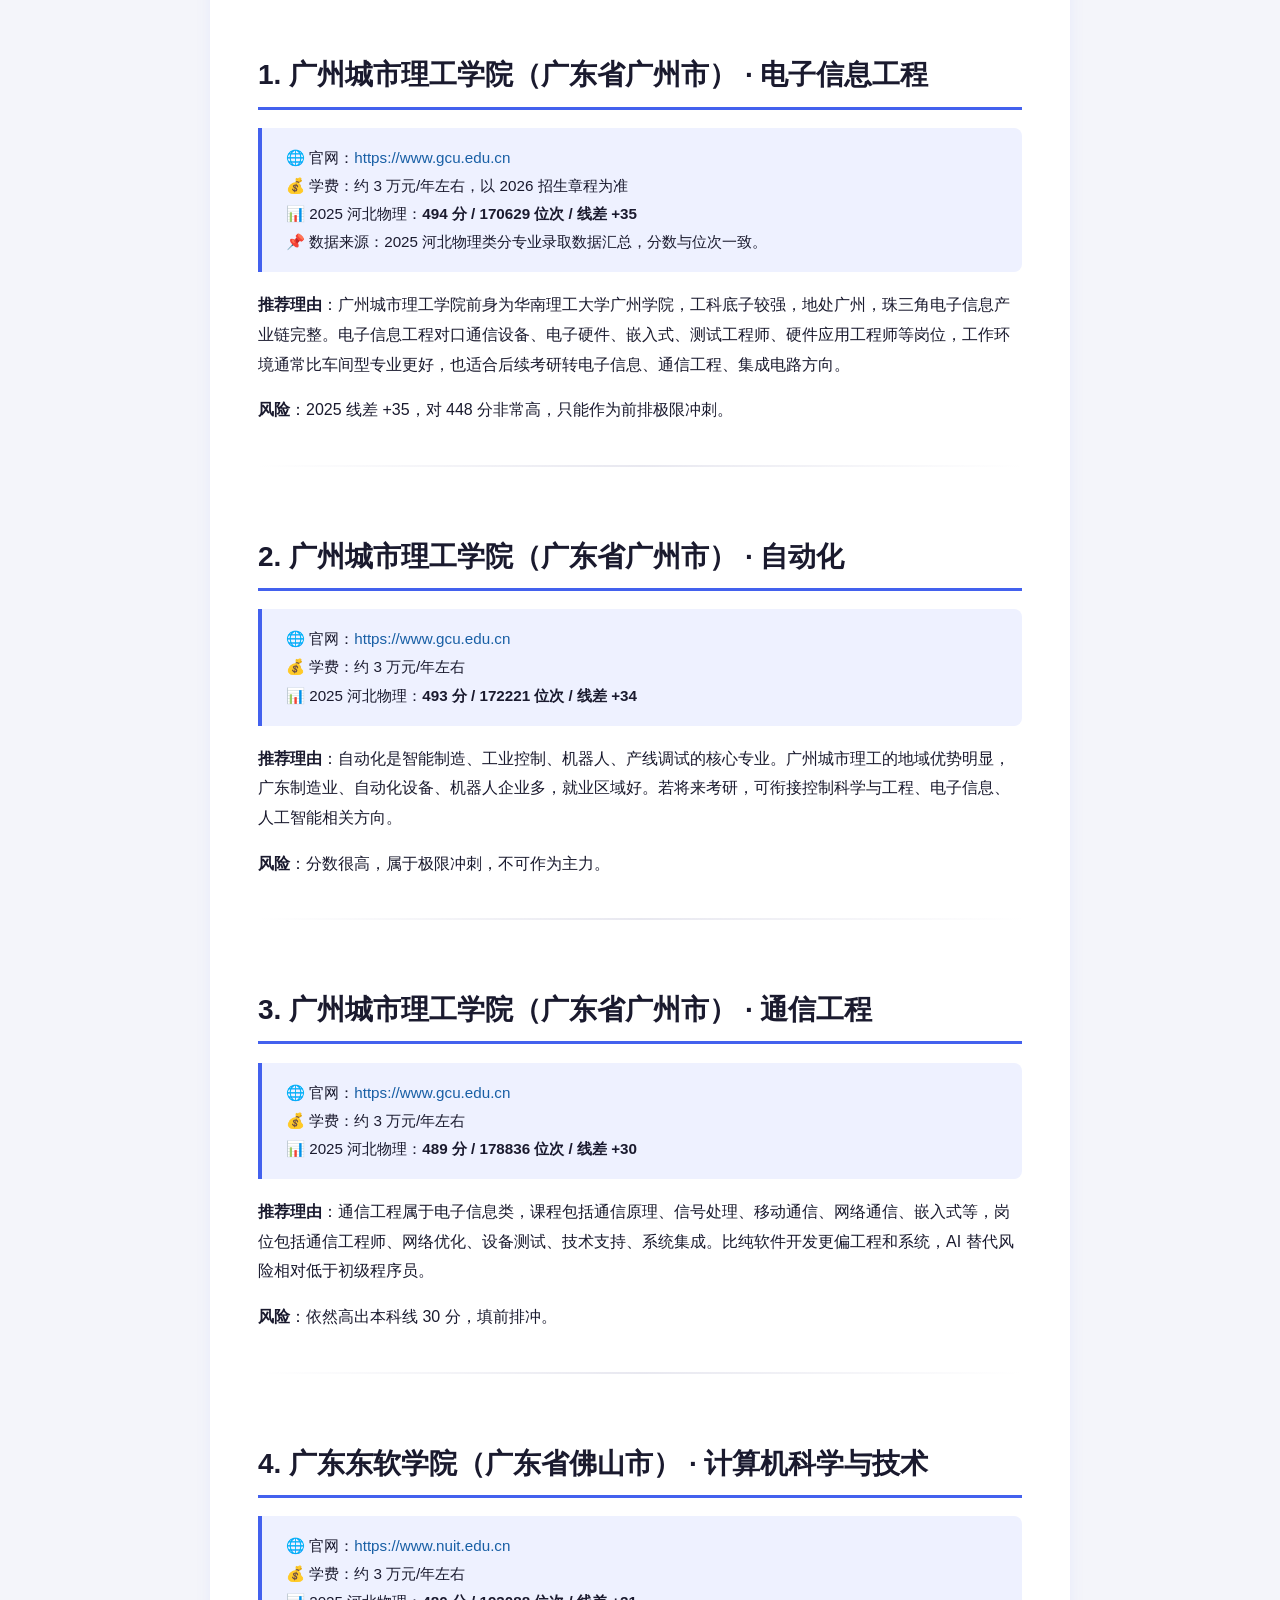
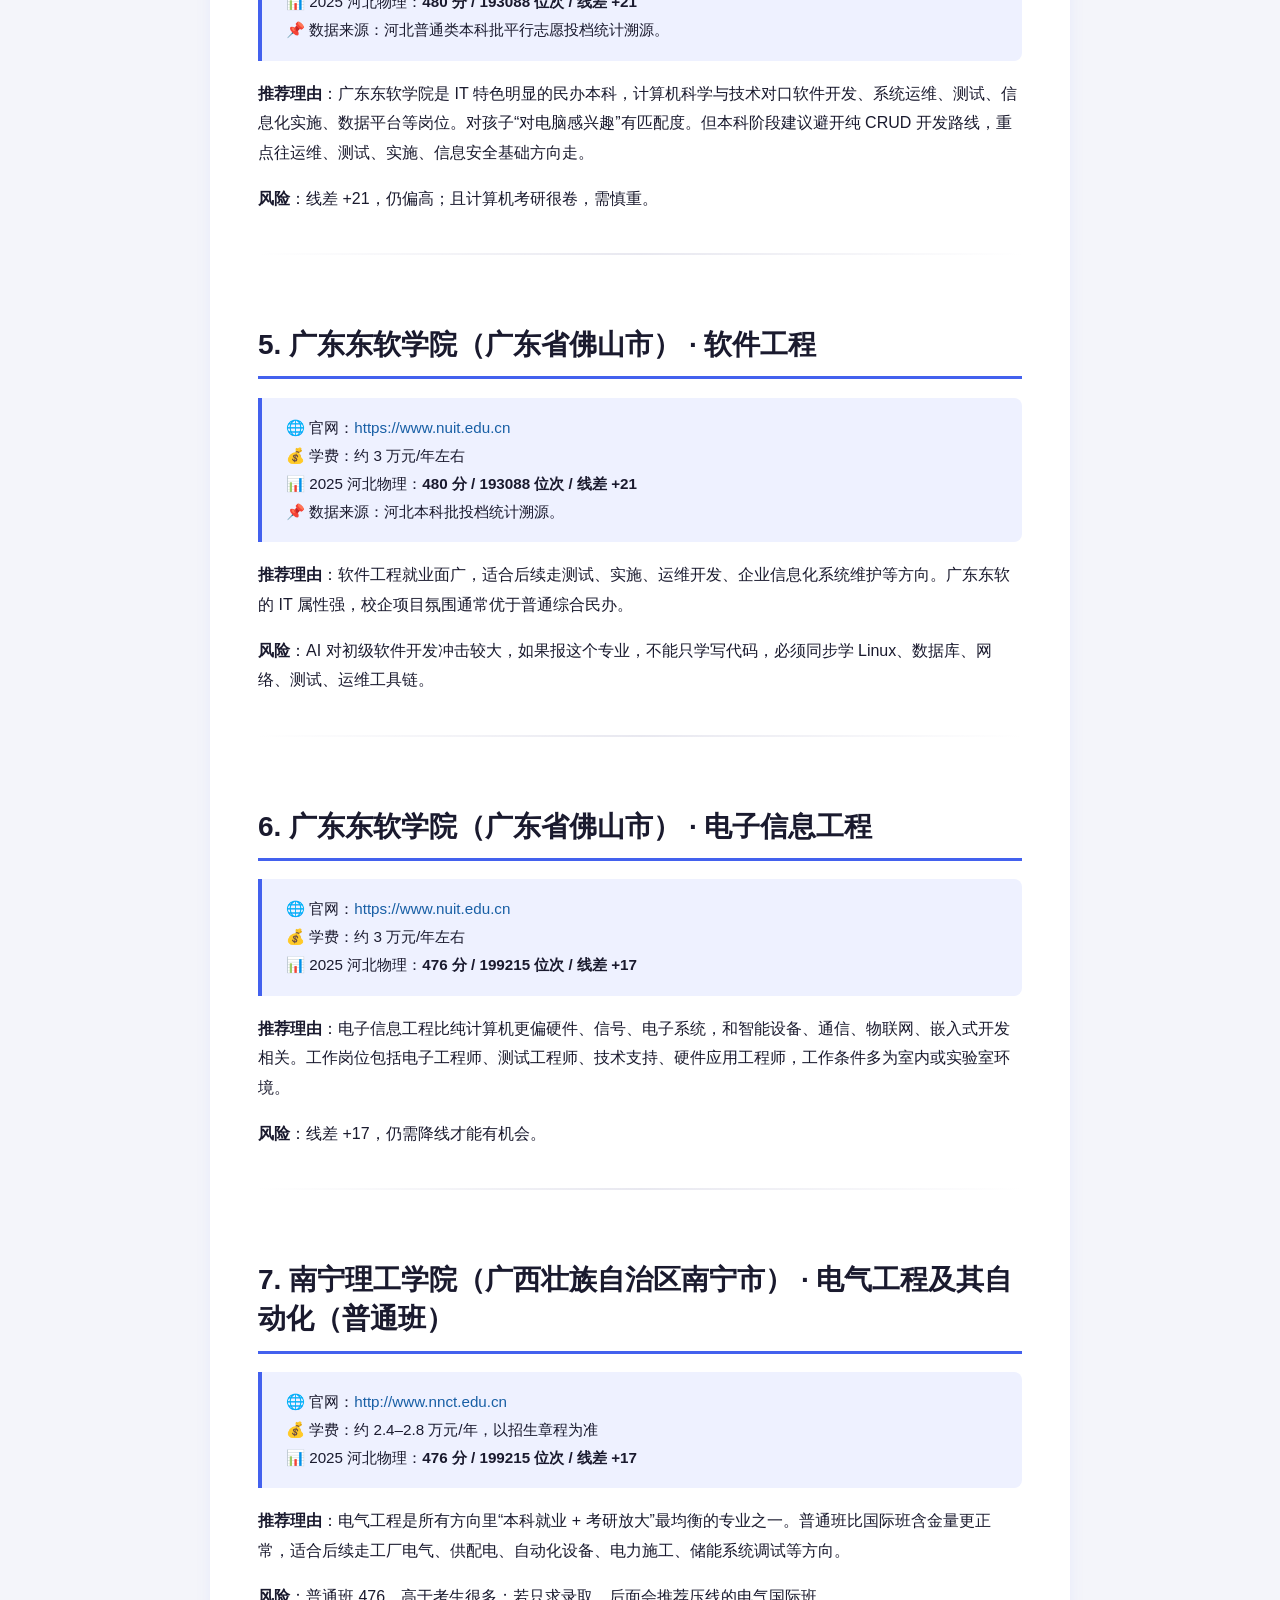
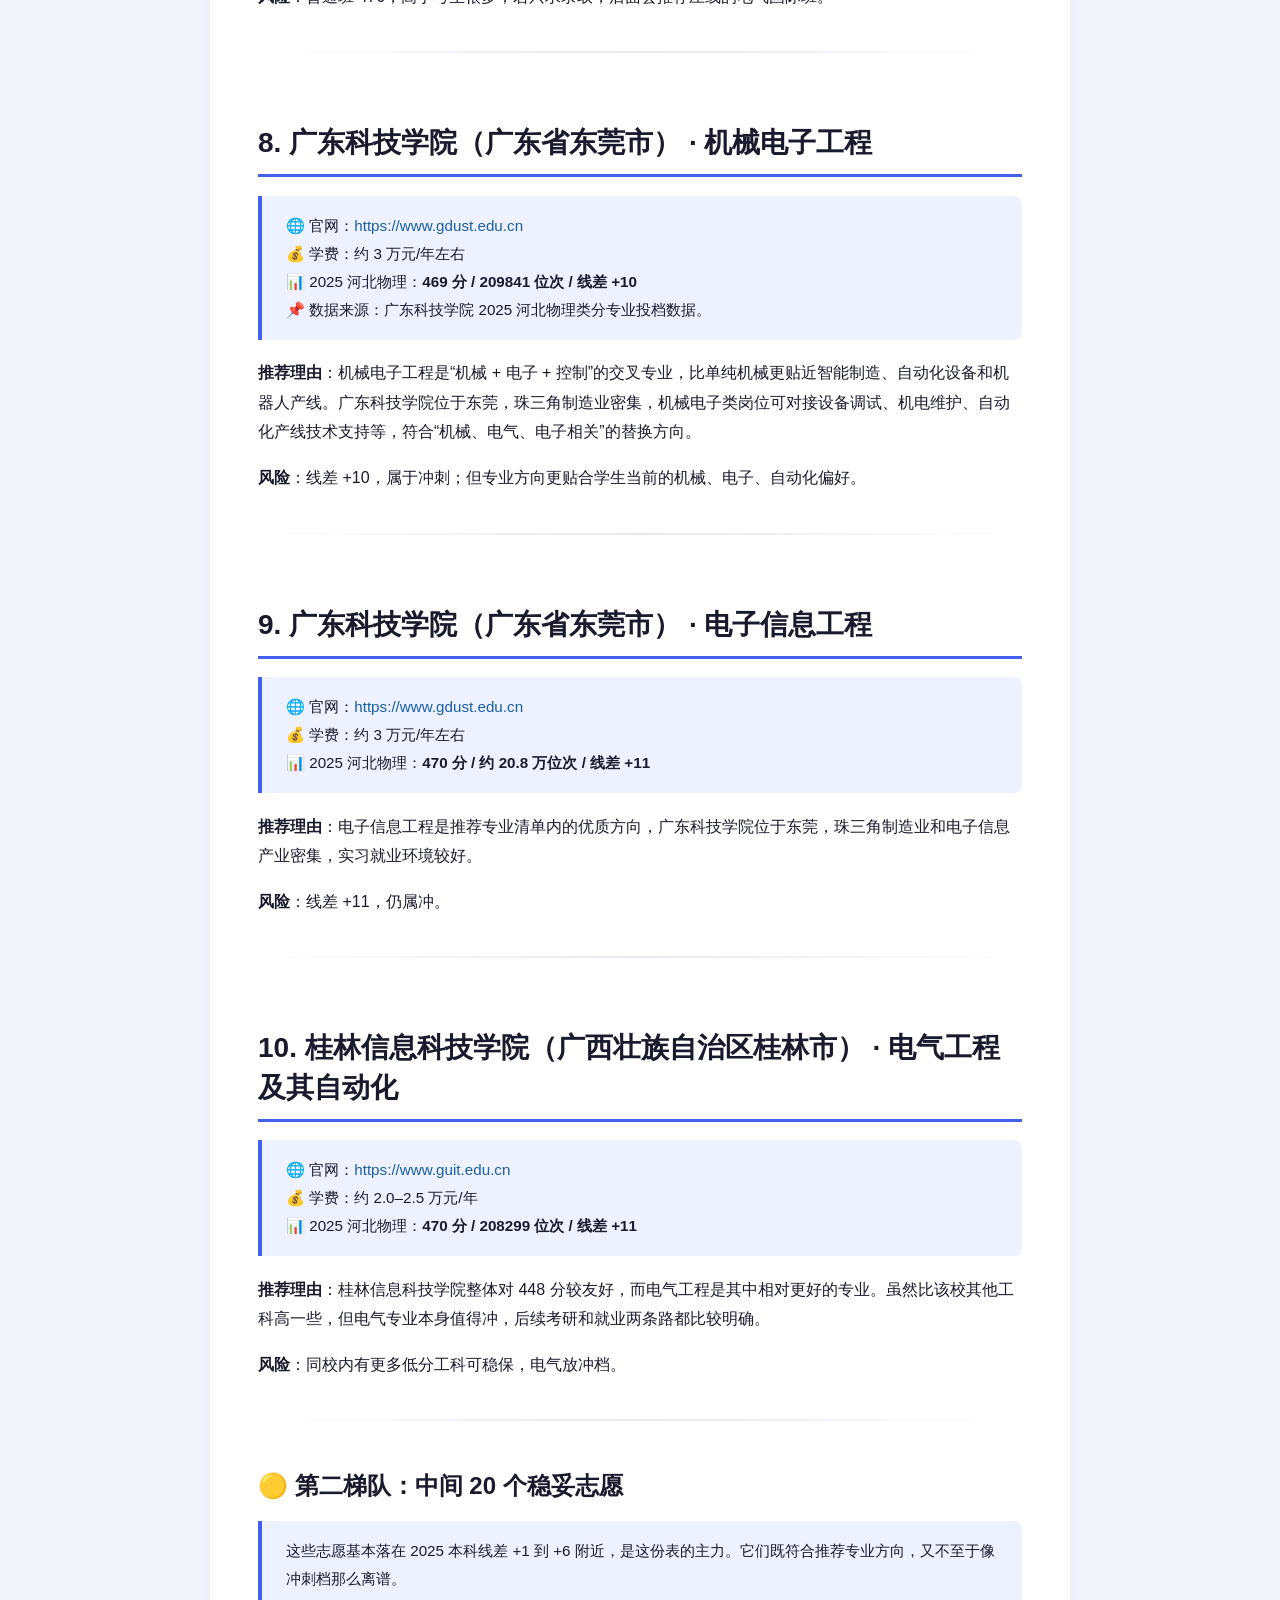
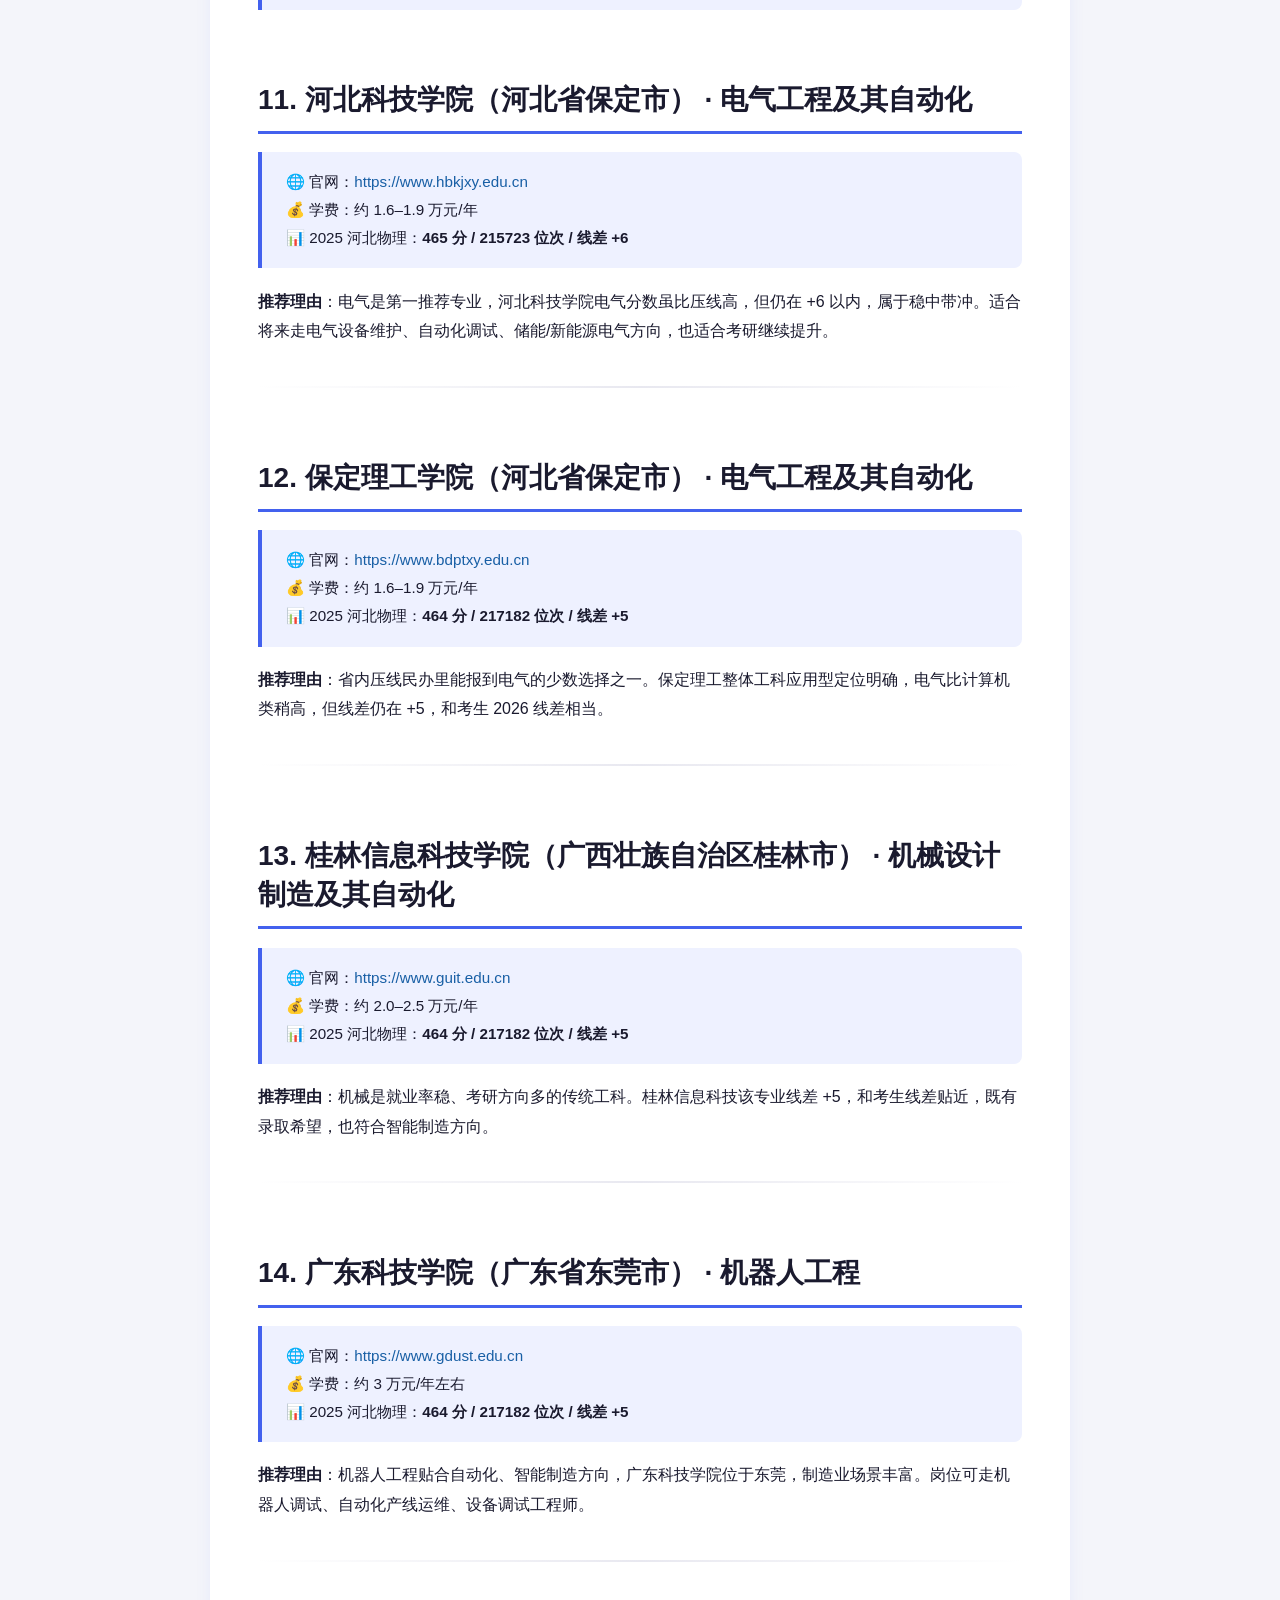
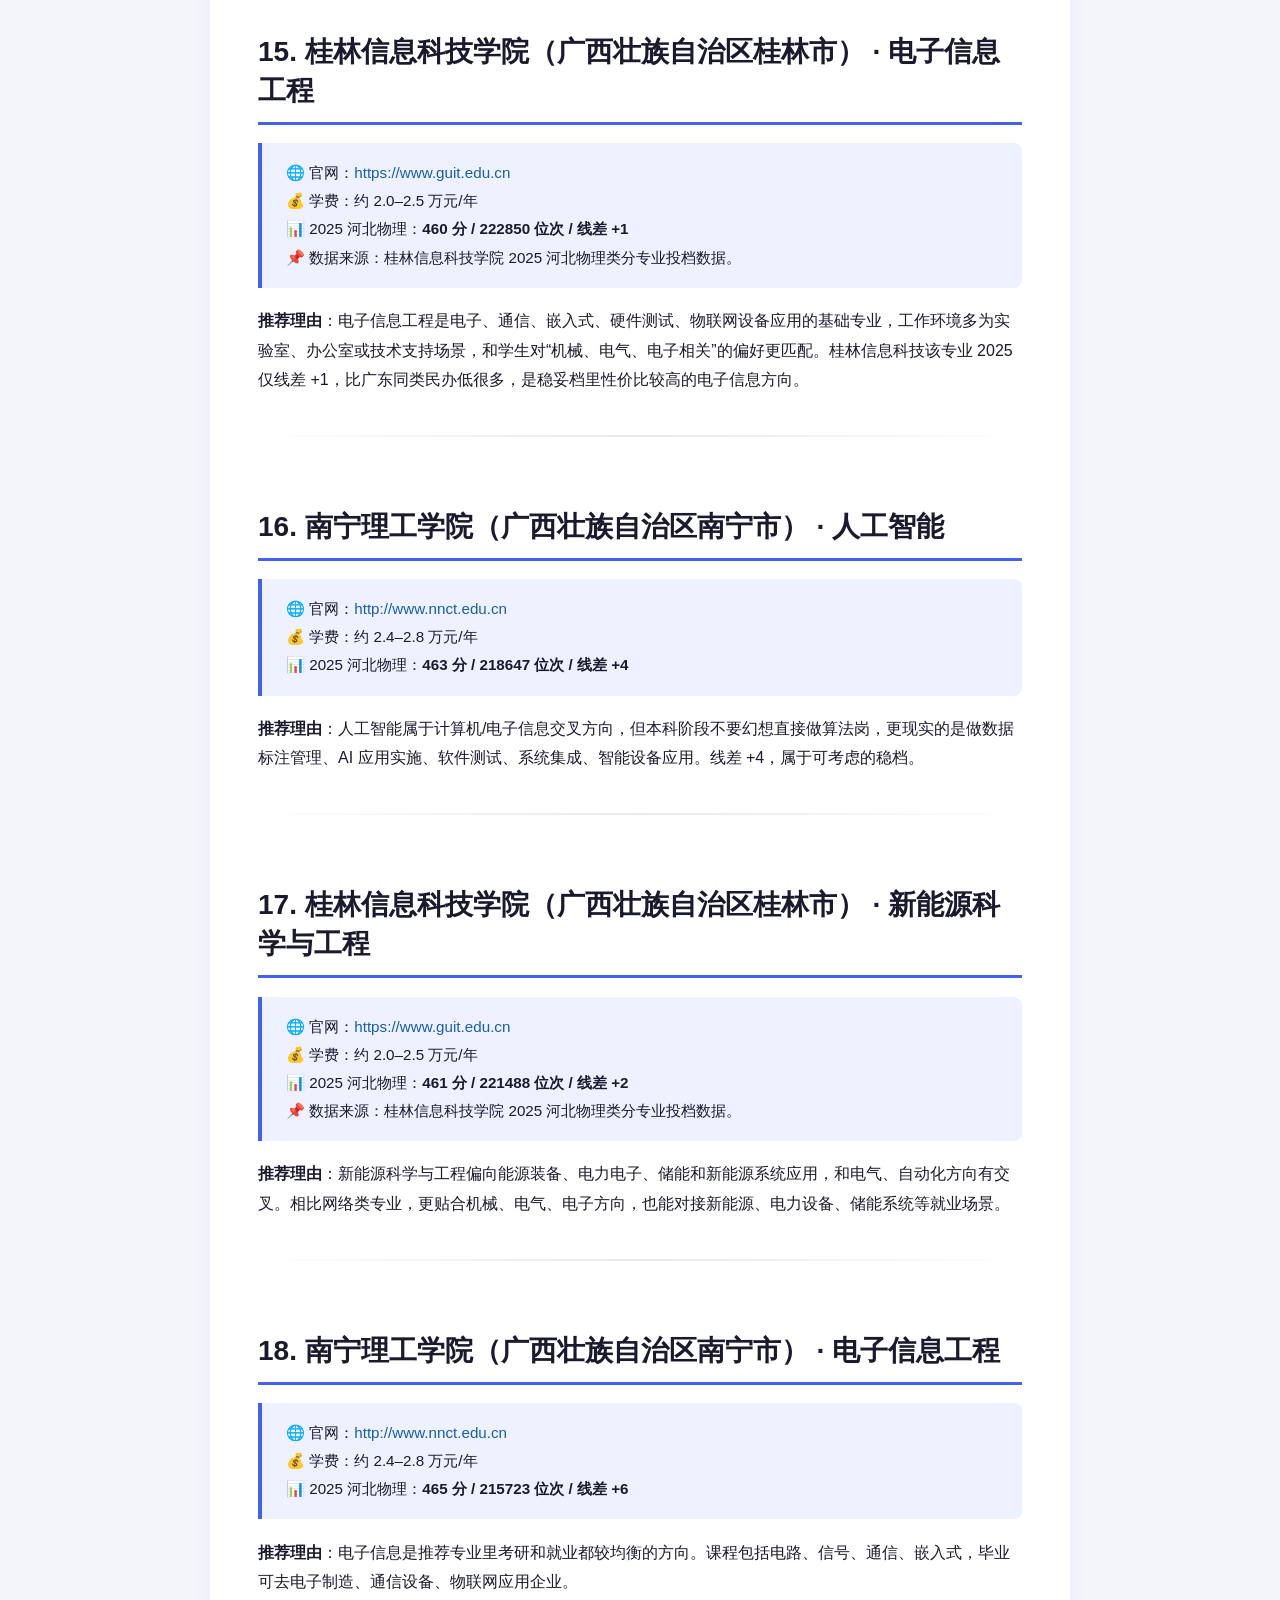
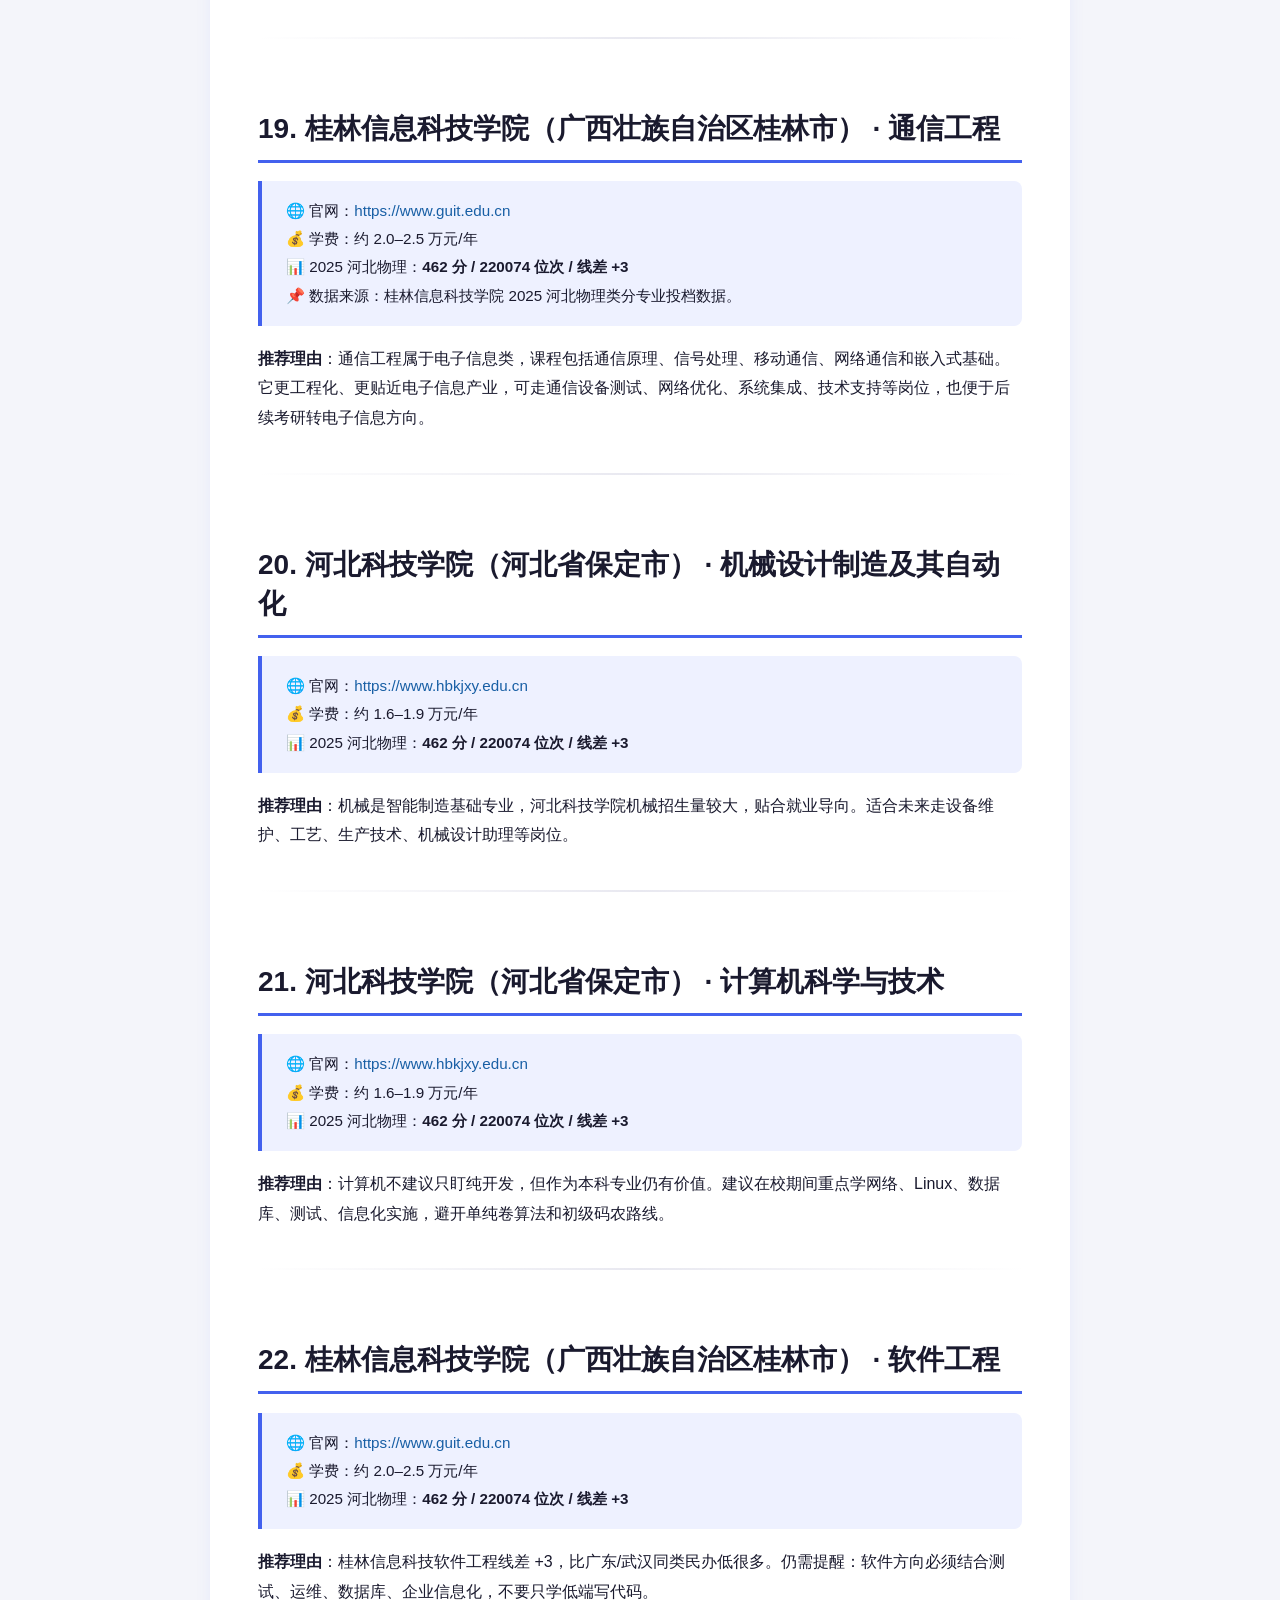
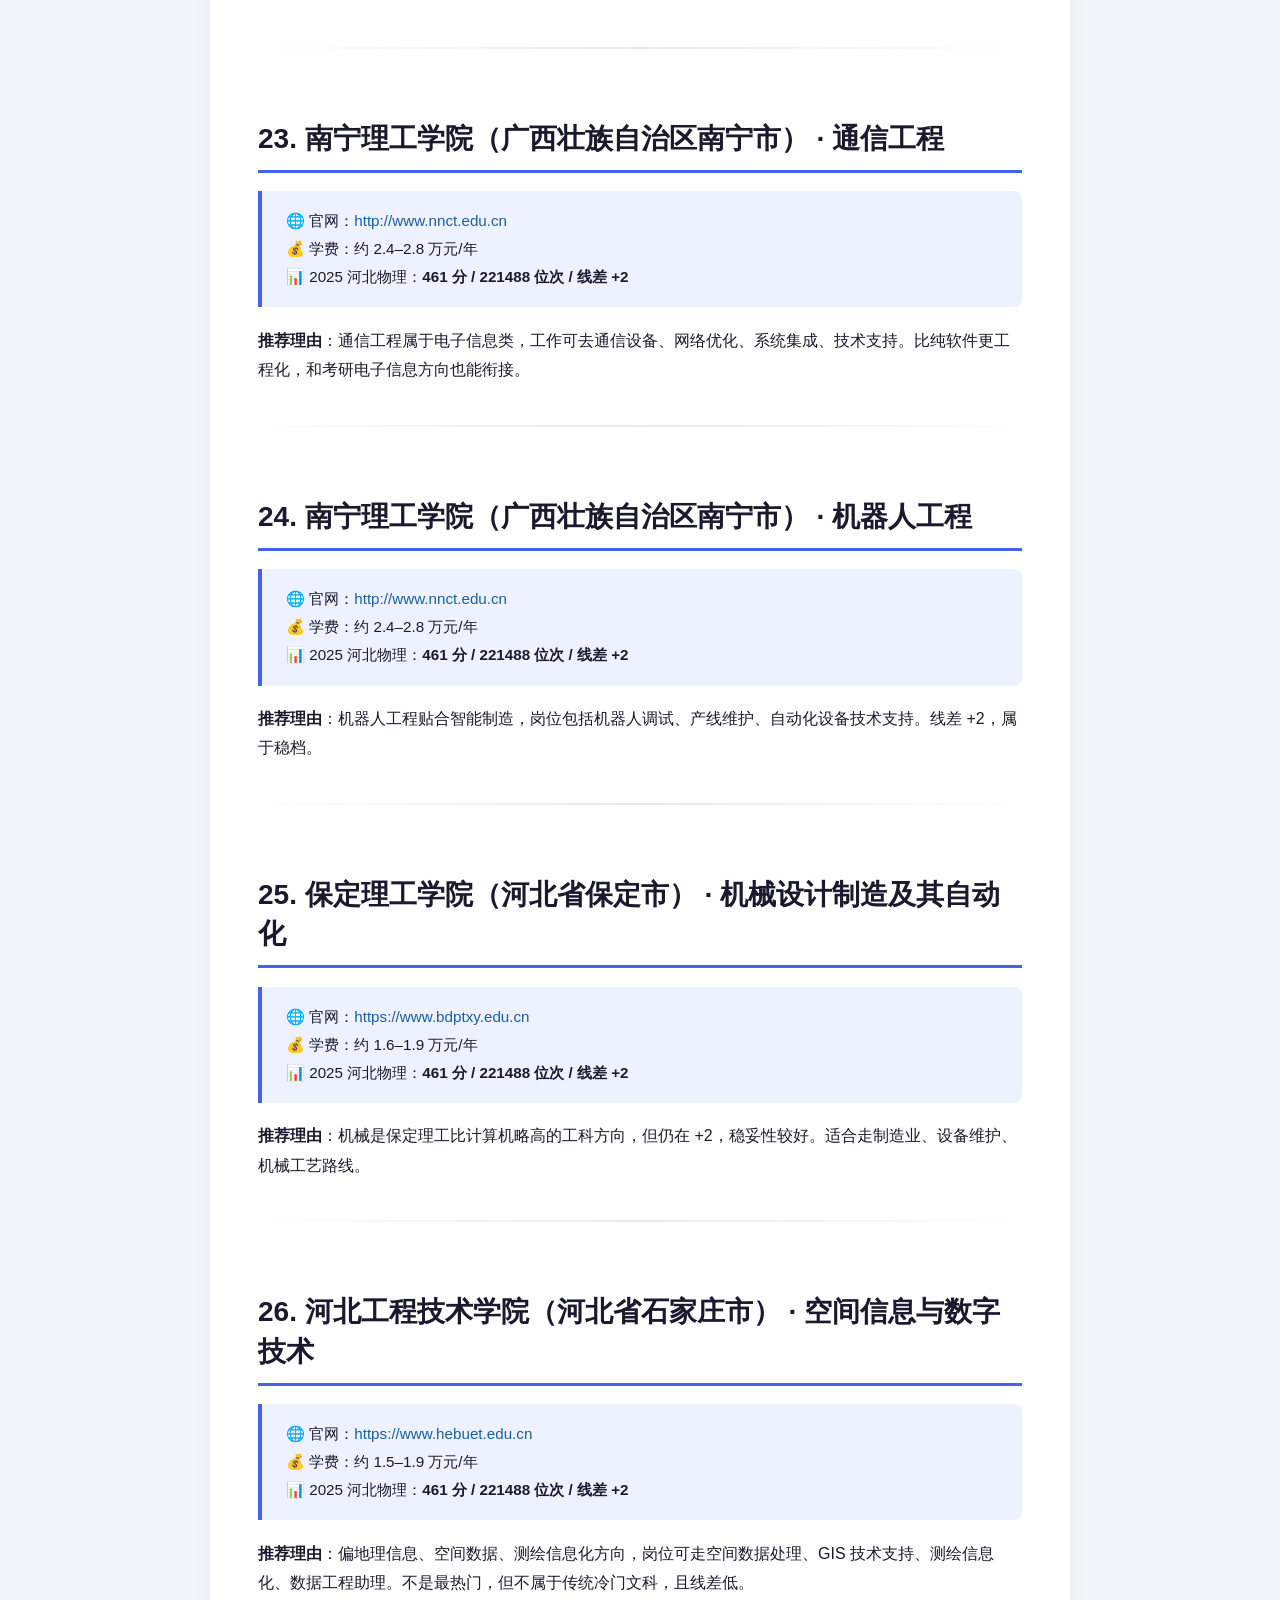
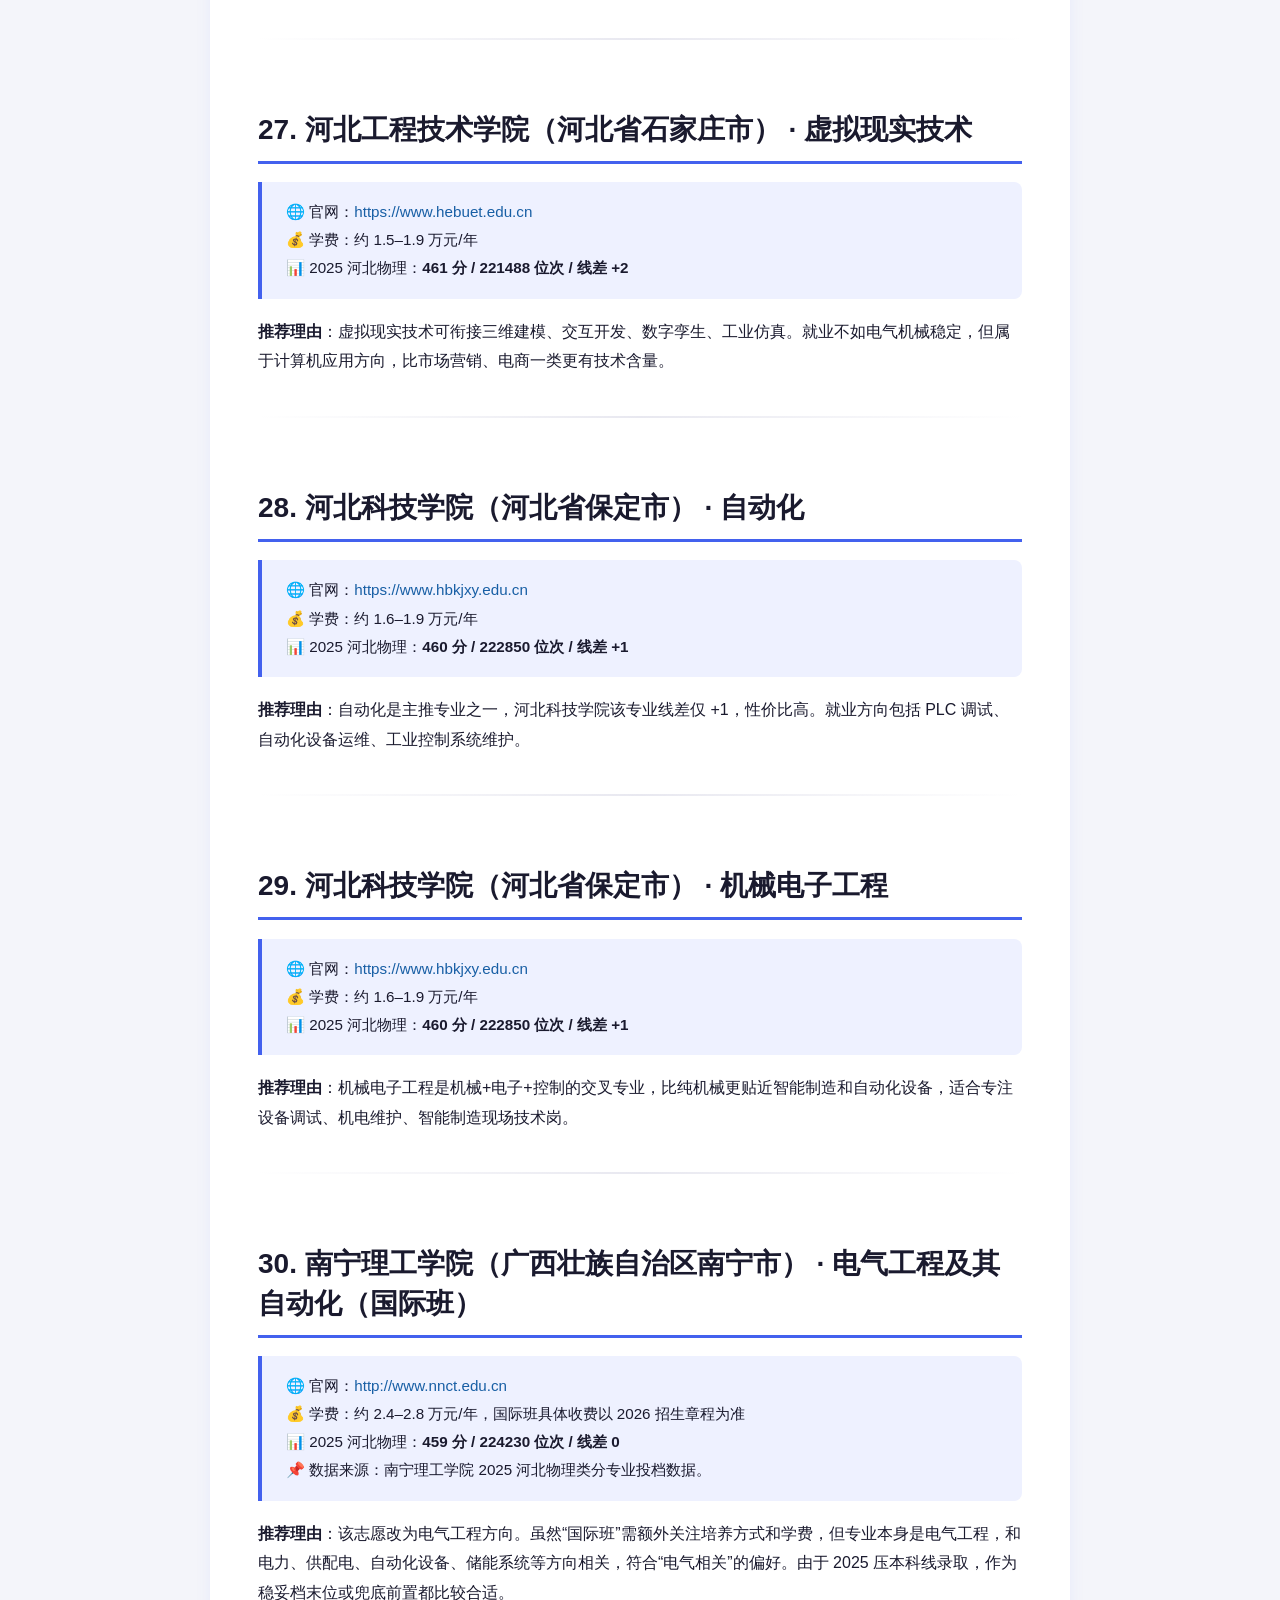
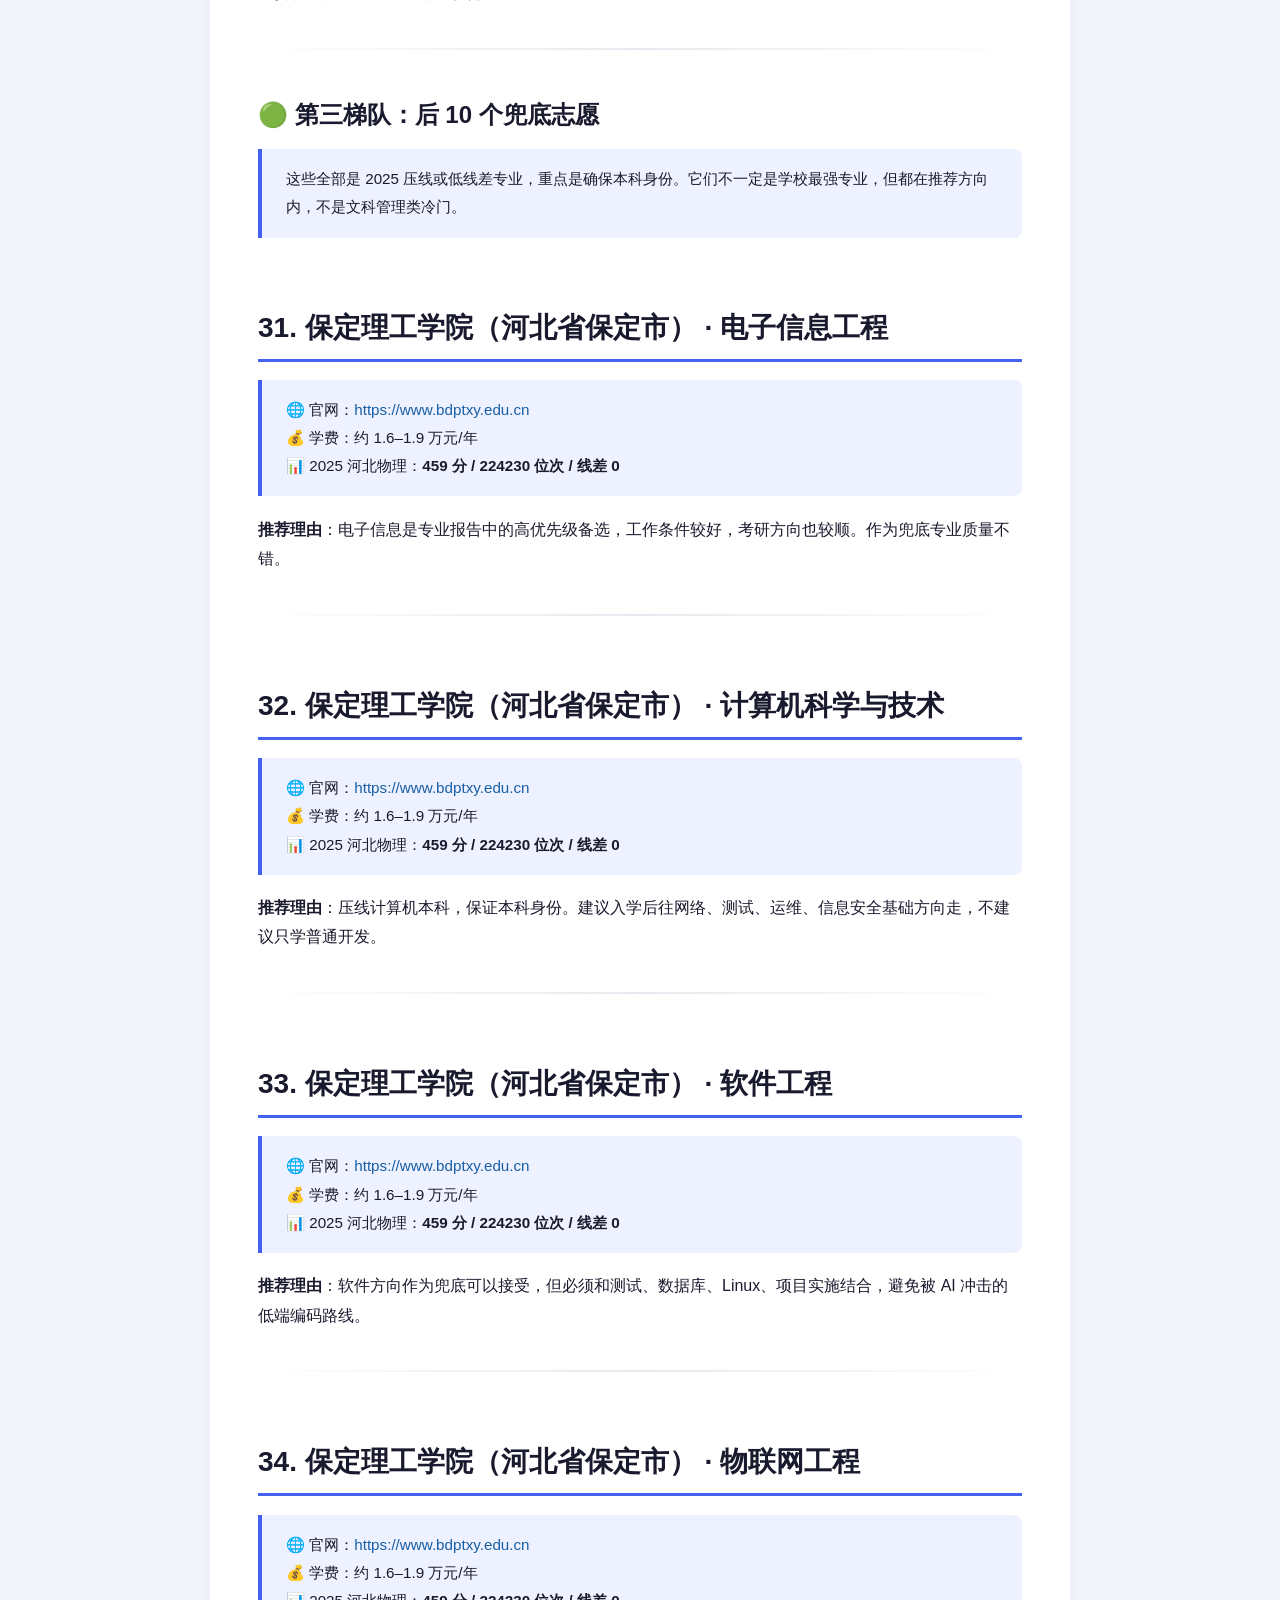
<file: report-minban-national.html>
<!DOCTYPE html>
<html lang="zh-CN">
<head>
<meta charset="UTF-8">
<meta name="viewport" content="width=device-width, initial-scale=1.0">
<title>🌐 民办本科推荐报告 · 全国版 40 志愿（冲 / 稳 / 保）</title>
<style>/* ===== 志选 ZhiXuan · 报告样式 ===== */

:root {
  --bg: #f4f5fa;
  --card-bg: #ffffff;
  --text: #1a1a2e;
  --text-sec: #5a5a7a;
  --primary: #4361ee;
  --primary-light: #eef1ff;
  --accent: #f72585;
  --gold: #e6a817;
  --success: #10b981;
  --warning: #f59e0b;
  --danger: #ef4444;
  --border: #e8e8f0;
  --shadow: 0 2px 16px rgba(67,97,238,.08);
  --radius: 14px;
  --radius-sm: 8px;
  --font: "PingFang SC","Hiragino Sans GB","Microsoft YaHei",-apple-system,BlinkMacSystemFont,"Segoe UI",sans-serif;
}

*,*::before,*::after{box-sizing:border-box;margin:0;padding:0}
html{scroll-behavior:smooth;-webkit-text-size-adjust:100%}

body{
  font-family:var(--font);font-size:16px;line-height:1.85;
  color:var(--text);background:var(--bg);min-height:100vh;
}

/* Header */
.page-header{
  background:linear-gradient(135deg,#4361ee 0%,#7209b7 50%,#f72585 100%);
  color:#fff;padding:64px 20px 54px;text-align:center;
  position:relative;overflow:hidden;
}
.page-header::before{
  content:"";position:absolute;top:-50%;left:-50%;width:200%;height:200%;
  background:radial-gradient(circle,rgba(255,255,255,.1) 0%,transparent 60%);
  animation:shimmer 8s ease-in-out infinite;
}
@keyframes shimmer{
  0%,100%{transform:translate(-30%,-30%)}
  50%{transform:translate(10%,10%)}
}
.page-header h1{font-size:2.5em;font-weight:800;letter-spacing:2px;position:relative;z-index:1;text-shadow:0 2px 8px rgba(0,0,0,.2)}
.page-header .subtitle{font-size:1.1em;opacity:.9;margin-top:10px;position:relative;z-index:1}
.page-header .brand{
  display:inline-flex;align-items:center;gap:8px;margin-top:18px;
  padding:8px 22px;background:rgba(255,255,255,.15);border-radius:100px;
  font-size:.9em;backdrop-filter:blur(10px);position:relative;z-index:1;
}

/* Container */
.container{max-width:900px;margin:-30px auto 60px;padding:0 20px;position:relative;z-index:2}
.content-card{
  background:var(--card-bg);border-radius:var(--radius);
  box-shadow:var(--shadow);padding:48px 48px 56px;
}

/* Typography */
h1,h2,h3,h4,h5,h6{line-height:1.4;margin-top:2em;margin-bottom:.6em}

h2{font-size:1.75em;font-weight:800;padding-bottom:12px;border-bottom:3px solid var(--primary);margin-top:2.5em}
h2:first-child{margin-top:0}
h3{font-size:1.35em;font-weight:700;color:var(--primary)}
h4{font-size:1.18em;font-weight:700}
h5{font-size:1.05em;font-weight:600;color:var(--text-sec)}

p{margin-bottom:1em}
strong{font-weight:700}

a{color:var(--primary);text-decoration:none;transition:border-color .2s;border-bottom:1px solid transparent}
a:hover{border-bottom-color:var(--primary)}

/* Lists */
ul,ol{margin:.8em 0 1.2em 1.6em}
li{margin-bottom:.5em;line-height:1.7}

/* Blockquote */
blockquote{
  margin:1.2em 0;padding:16px 20px 16px 24px;
  border-left:4px solid var(--primary);background:var(--primary-light);
  border-radius:0 var(--radius-sm) var(--radius-sm) 0;font-size:.95em;
}
blockquote p{margin-bottom:.5em}
blockquote p:last-child{margin-bottom:0}

/* Table */
table{
  width:100%;border-collapse:separate;border-spacing:0;
  margin:1.2em 0;font-size:.92em;border-radius:var(--radius-sm);
  overflow:hidden;box-shadow:0 1px 8px rgba(0,0,0,.06);
}
thead{background:linear-gradient(135deg,var(--primary),#5a7cff);color:#fff}
th{padding:12px 16px;text-align:left;font-weight:600;font-size:.9em;letter-spacing:.5px;white-space:nowrap}
td{padding:12px 16px;border-bottom:1px solid var(--border);vertical-align:top}
tbody tr:last-child td{border-bottom:none}
tbody tr:nth-child(even){background:#fafbff}
tbody tr:hover{background:var(--primary-light)}

/* Code */
code{font-family:"SF Mono","Fira Code",monospace;font-size:.88em;background:#f0f1f5;padding:2px 6px;border-radius:4px;color:var(--accent)}
pre{margin:1.2em 0;padding:20px 24px;background:#1e1e2e;color:#cdd6f4;border-radius:var(--radius-sm);overflow-x:auto;font-size:.9em;line-height:1.6}
pre code{background:none;padding:0;color:inherit}

/* HR */
hr{border:none;height:2px;background:linear-gradient(90deg,transparent,var(--border),transparent);margin:2.5em 0}

/* Footer */
.page-footer{text-align:center;padding:40px 20px;color:var(--text-sec);font-size:.85em}
.page-footer .brand-footer{font-size:1.1em;font-weight:600;color:var(--primary);margin-bottom:8px}

/* Responsive */
@media(max-width:768px){
  .content-card{padding:24px 20px}
  .page-header{padding:40px 16px 36px}
  .page-header h1{font-size:1.8em}
  h2{font-size:1.5em}
  table{font-size:.85em}
  th,td{padding:8px 10px}
}
@media(max-width:480px){
  .content-card{padding:16px 14px}
  .page-header h1{font-size:1.5em}
  body{font-size:15px}
  table{display:block;overflow-x:auto}
}

/* Print */
@media print{
  body{background:#fff}
  .page-header{background:#4361ee!important;-webkit-print-color-adjust:exact}
  .content-card{box-shadow:none;border:1px solid #ddd}
}
</style>
</head>
<body>
<header class="page-header">
  <h1>🎓 🌐 民办本科推荐报告 · 全国版 40 志愿（冲 / 稳 / 保）</h1>
  <p class="subtitle">高考志愿推荐报告 · 一对一定制</p>
</header>
<main class="container">
  <article class="content-card">

<blockquote>
<p><strong>考生</strong>：河北 · 物理类 · 2026 高考 <strong>448 分</strong>（本科线 443，过线 +5）· 选科物化生 · 有考研意愿<br />
<strong>志愿模式</strong>：河北本科批为 <strong>“专业（类）+ 院校”平行志愿</strong>，1 个志愿 = 1 个学校 + 1 个专业，最多 96 个，<strong>没有服从调剂</strong>。<br />
<strong>本报告目标</strong>：从全国范围内筛选民办本科可填志愿，按 <strong>前 10 个冲刺 / 中间 20 个稳妥 / 后 10 个兜底</strong> 排序，优秀志愿放前。<br />
<strong>专业范围</strong>：严格围绕已认可专业方向：电气、自动化、电子信息、通信、集成电路、机械、机械电子、智能制造、机器人、车辆/新能源汽车、少量软件工程。<strong>已按学生兴趣移除不感兴趣的偏数据、链式应用、网络类方向；不推荐土木、文科、工商管理、市场营销、电商等冷门或不匹配方向。</strong><br />
<strong>数据口径</strong>：2025 年河北物理类分专业录取分/位次，来源为学校官网录取快报、河北省普通高校招生本科批平行志愿投档统计溯源、以及同步官方投档数据的高考数据平台。2026 实际投档以河北省教育考试院和《2026 年河北省普通高等学校招生计划（物理科目组合）》为准。</p>
</blockquote>
<hr />
<h2>0. 使用这份表前必须先看懂</h2>
<h3>0.1 为什么仍然要分“冲 / 稳 / 保”</h3>
<p>448 分过 2026 物理类本科线 +5。对照 2025 年本科线 459：</p>
<table>
<thead>
<tr>
<th>梯队</th>
<th style="text-align: right;">2025 专业线差</th>
<th>大致含义</th>
<th>填报位置</th>
</tr>
</thead>
<tbody>
<tr>
<td>🔴 冲刺</td>
<td style="text-align: right;">+10 以上</td>
<td>学校/专业更好，但 448 需要 2026 明显降线才有机会</td>
<td>放前 10 个</td>
</tr>
<tr>
<td>🟡 稳妥</td>
<td style="text-align: right;">+1 到 +6</td>
<td>与考生 2026 线差接近，是主力落点</td>
<td>放中间 20 个</td>
</tr>
<tr>
<td>🟢 兜底</td>
<td style="text-align: right;">0 或低于本科线</td>
<td>压线或低线差，确保本科身份</td>
<td>放后 10 个</td>
</tr>
</tbody>
</table>
<h3>0.2 重要纠错：不能用“院校最低分”代替“好专业分”</h3>
<p>同一所民办本科，院校最低分往往是土木、语言、管理类等低热专业；电气、计算机、电子信息、机械等好工科会高很多。<strong>本报告只采用分专业录取数据，不用院校最低分冒充推荐专业分。</strong></p>
<hr />
<h1>🔴 第一梯队：前 10 个冲刺志愿</h1>
<blockquote>
<p>这些专业和学校质量更好，但 2025 分数明显高于本科线。它们适合放在前 10 个志愿搏一搏，<strong>不能当稳妥志愿</strong>。</p>
</blockquote>
<h2>1. 广州城市理工学院（广东省广州市） · 电子信息工程</h2>
<blockquote>
<p>🌐 官网：<a href="https://www.gcu.edu.cn" target="_blank" rel="noopener" style="color:#185FA5;word-break:break-all">https://www.gcu.edu.cn</a><br />
💰 学费：约 3 万元/年左右，以 2026 招生章程为准<br />
📊 2025 河北物理：<strong>494 分 / 170629 位次 / 线差 +35</strong><br />
📌 数据来源：2025 河北物理类分专业录取数据汇总，分数与位次一致。</p>
</blockquote>
<p><strong>推荐理由</strong>：广州城市理工学院前身为华南理工大学广州学院，工科底子较强，地处广州，珠三角电子信息产业链完整。电子信息工程对口通信设备、电子硬件、嵌入式、测试工程师、硬件应用工程师等岗位，工作环境通常比车间型专业更好，也适合后续考研转电子信息、通信工程、集成电路方向。</p>
<p><strong>风险</strong>：2025 线差 +35，对 448 分非常高，只能作为前排极限冲刺。</p>
<hr />
<h2>2. 广州城市理工学院（广东省广州市） · 自动化</h2>
<blockquote>
<p>🌐 官网：<a href="https://www.gcu.edu.cn" target="_blank" rel="noopener" style="color:#185FA5;word-break:break-all">https://www.gcu.edu.cn</a><br />
💰 学费：约 3 万元/年左右<br />
📊 2025 河北物理：<strong>493 分 / 172221 位次 / 线差 +34</strong></p>
</blockquote>
<p><strong>推荐理由</strong>：自动化是智能制造、工业控制、机器人、产线调试的核心专业。广州城市理工的地域优势明显，广东制造业、自动化设备、机器人企业多，就业区域好。若将来考研，可衔接控制科学与工程、电子信息、人工智能相关方向。</p>
<p><strong>风险</strong>：分数很高，属于极限冲刺，不可作为主力。</p>
<hr />
<h2>3. 广州城市理工学院（广东省广州市） · 通信工程</h2>
<blockquote>
<p>🌐 官网：<a href="https://www.gcu.edu.cn" target="_blank" rel="noopener" style="color:#185FA5;word-break:break-all">https://www.gcu.edu.cn</a><br />
💰 学费：约 3 万元/年左右<br />
📊 2025 河北物理：<strong>489 分 / 178836 位次 / 线差 +30</strong></p>
</blockquote>
<p><strong>推荐理由</strong>：通信工程属于电子信息类，课程包括通信原理、信号处理、移动通信、网络通信、嵌入式等，岗位包括通信工程师、网络优化、设备测试、技术支持、系统集成。比纯软件开发更偏工程和系统，AI 替代风险相对低于初级程序员。</p>
<p><strong>风险</strong>：依然高出本科线 30 分，填前排冲。</p>
<hr />
<h2>4. 广东东软学院（广东省佛山市） · 计算机科学与技术</h2>
<blockquote>
<p>🌐 官网：<a href="https://www.nuit.edu.cn" target="_blank" rel="noopener" style="color:#185FA5;word-break:break-all">https://www.nuit.edu.cn</a><br />
💰 学费：约 3 万元/年左右<br />
📊 2025 河北物理：<strong>480 分 / 193088 位次 / 线差 +21</strong><br />
📌 数据来源：河北普通类本科批平行志愿投档统计溯源。</p>
</blockquote>
<p><strong>推荐理由</strong>：广东东软学院是 IT 特色明显的民办本科，计算机科学与技术对口软件开发、系统运维、测试、信息化实施、数据平台等岗位。对孩子“对电脑感兴趣”有匹配度。但本科阶段建议避开纯 CRUD 开发路线，重点往运维、测试、实施、信息安全基础方向走。</p>
<p><strong>风险</strong>：线差 +21，仍偏高；且计算机考研很卷，需慎重。</p>
<hr />
<h2>5. 广东东软学院（广东省佛山市） · 软件工程</h2>
<blockquote>
<p>🌐 官网：<a href="https://www.nuit.edu.cn" target="_blank" rel="noopener" style="color:#185FA5;word-break:break-all">https://www.nuit.edu.cn</a><br />
💰 学费：约 3 万元/年左右<br />
📊 2025 河北物理：<strong>480 分 / 193088 位次 / 线差 +21</strong><br />
📌 数据来源：河北本科批投档统计溯源。</p>
</blockquote>
<p><strong>推荐理由</strong>：软件工程就业面广，适合后续走测试、实施、运维开发、企业信息化系统维护等方向。广东东软的 IT 属性强，校企项目氛围通常优于普通综合民办。</p>
<p><strong>风险</strong>：AI 对初级软件开发冲击较大，如果报这个专业，不能只学写代码，必须同步学 Linux、数据库、网络、测试、运维工具链。</p>
<hr />
<h2>6. 广东东软学院（广东省佛山市） · 电子信息工程</h2>
<blockquote>
<p>🌐 官网：<a href="https://www.nuit.edu.cn" target="_blank" rel="noopener" style="color:#185FA5;word-break:break-all">https://www.nuit.edu.cn</a><br />
💰 学费：约 3 万元/年左右<br />
📊 2025 河北物理：<strong>476 分 / 199215 位次 / 线差 +17</strong></p>
</blockquote>
<p><strong>推荐理由</strong>：电子信息工程比纯计算机更偏硬件、信号、电子系统，和智能设备、通信、物联网、嵌入式开发相关。工作岗位包括电子工程师、测试工程师、技术支持、硬件应用工程师，工作条件多为室内或实验室环境。</p>
<p><strong>风险</strong>：线差 +17，仍需降线才能有机会。</p>
<hr />
<h2>7. 南宁理工学院（广西壮族自治区南宁市） · 电气工程及其自动化（普通班）</h2>
<blockquote>
<p>🌐 官网：<a href="http://www.nnct.edu.cn" target="_blank" rel="noopener" style="color:#185FA5;word-break:break-all">http://www.nnct.edu.cn</a><br />
💰 学费：约 2.4–2.8 万元/年，以招生章程为准<br />
📊 2025 河北物理：<strong>476 分 / 199215 位次 / 线差 +17</strong></p>
</blockquote>
<p><strong>推荐理由</strong>：电气工程是所有方向里“本科就业 + 考研放大”最均衡的专业之一。普通班比国际班含金量更正常，适合后续走工厂电气、供配电、自动化设备、电力施工、储能系统调试等方向。</p>
<p><strong>风险</strong>：普通班 476，高于考生很多；若只求录取，后面会推荐压线的电气国际班。</p>
<hr />
<h2>8. 广东科技学院（广东省东莞市） · 机械电子工程</h2>
<blockquote>
<p>🌐 官网：<a href="https://www.gdust.edu.cn" target="_blank" rel="noopener" style="color:#185FA5;word-break:break-all">https://www.gdust.edu.cn</a><br />
💰 学费：约 3 万元/年左右<br />
📊 2025 河北物理：<strong>469 分 / 209841 位次 / 线差 +10</strong><br />
📌 数据来源：广东科技学院 2025 河北物理类分专业投档数据。</p>
</blockquote>
<p><strong>推荐理由</strong>：机械电子工程是“机械 + 电子 + 控制”的交叉专业，比单纯机械更贴近智能制造、自动化设备和机器人产线。广东科技学院位于东莞，珠三角制造业密集，机械电子类岗位可对接设备调试、机电维护、自动化产线技术支持等，符合“机械、电气、电子相关”的替换方向。</p>
<p><strong>风险</strong>：线差 +10，属于冲刺；但专业方向更贴合学生当前的机械、电子、自动化偏好。</p>
<hr />
<h2>9. 广东科技学院（广东省东莞市） · 电子信息工程</h2>
<blockquote>
<p>🌐 官网：<a href="https://www.gdust.edu.cn" target="_blank" rel="noopener" style="color:#185FA5;word-break:break-all">https://www.gdust.edu.cn</a><br />
💰 学费：约 3 万元/年左右<br />
📊 2025 河北物理：<strong>470 分 / 约 20.8 万位次 / 线差 +11</strong></p>
</blockquote>
<p><strong>推荐理由</strong>：电子信息工程是推荐专业清单内的优质方向，广东科技学院位于东莞，珠三角制造业和电子信息产业密集，实习就业环境较好。</p>
<p><strong>风险</strong>：线差 +11，仍属冲。</p>
<hr />
<h2>10. 桂林信息科技学院（广西壮族自治区桂林市） · 电气工程及其自动化</h2>
<blockquote>
<p>🌐 官网：<a href="https://www.guit.edu.cn" target="_blank" rel="noopener" style="color:#185FA5;word-break:break-all">https://www.guit.edu.cn</a><br />
💰 学费：约 2.0–2.5 万元/年<br />
📊 2025 河北物理：<strong>470 分 / 208299 位次 / 线差 +11</strong></p>
</blockquote>
<p><strong>推荐理由</strong>：桂林信息科技学院整体对 448 分较友好，而电气工程是其中相对更好的专业。虽然比该校其他工科高一些，但电气专业本身值得冲，后续考研和就业两条路都比较明确。</p>
<p><strong>风险</strong>：同校内有更多低分工科可稳保，电气放冲档。</p>
<hr />
<h1>🟡 第二梯队：中间 20 个稳妥志愿</h1>
<blockquote>
<p>这些志愿基本落在 2025 本科线差 +1 到 +6 附近，是这份表的主力。它们既符合推荐专业方向，又不至于像冲刺档那么离谱。</p>
</blockquote>
<h2>11. 河北科技学院（河北省保定市） · 电气工程及其自动化</h2>
<blockquote>
<p>🌐 官网：<a href="https://www.hbkjxy.edu.cn" target="_blank" rel="noopener" style="color:#185FA5;word-break:break-all">https://www.hbkjxy.edu.cn</a><br />
💰 学费：约 1.6–1.9 万元/年<br />
📊 2025 河北物理：<strong>465 分 / 215723 位次 / 线差 +6</strong></p>
</blockquote>
<p><strong>推荐理由</strong>：电气是第一推荐专业，河北科技学院电气分数虽比压线高，但仍在 +6 以内，属于稳中带冲。适合将来走电气设备维护、自动化调试、储能/新能源电气方向，也适合考研继续提升。</p>
<hr />
<h2>12. 保定理工学院（河北省保定市） · 电气工程及其自动化</h2>
<blockquote>
<p>🌐 官网：<a href="https://www.bdptxy.edu.cn" target="_blank" rel="noopener" style="color:#185FA5;word-break:break-all">https://www.bdptxy.edu.cn</a><br />
💰 学费：约 1.6–1.9 万元/年<br />
📊 2025 河北物理：<strong>464 分 / 217182 位次 / 线差 +5</strong></p>
</blockquote>
<p><strong>推荐理由</strong>：省内压线民办里能报到电气的少数选择之一。保定理工整体工科应用型定位明确，电气比计算机类稍高，但线差仍在 +5，和考生 2026 线差相当。</p>
<hr />
<h2>13. 桂林信息科技学院（广西壮族自治区桂林市） · 机械设计制造及其自动化</h2>
<blockquote>
<p>🌐 官网：<a href="https://www.guit.edu.cn" target="_blank" rel="noopener" style="color:#185FA5;word-break:break-all">https://www.guit.edu.cn</a><br />
💰 学费：约 2.0–2.5 万元/年<br />
📊 2025 河北物理：<strong>464 分 / 217182 位次 / 线差 +5</strong></p>
</blockquote>
<p><strong>推荐理由</strong>：机械是就业率稳、考研方向多的传统工科。桂林信息科技该专业线差 +5，和考生线差贴近，既有录取希望，也符合智能制造方向。</p>
<hr />
<h2>14. 广东科技学院（广东省东莞市） · 机器人工程</h2>
<blockquote>
<p>🌐 官网：<a href="https://www.gdust.edu.cn" target="_blank" rel="noopener" style="color:#185FA5;word-break:break-all">https://www.gdust.edu.cn</a><br />
💰 学费：约 3 万元/年左右<br />
📊 2025 河北物理：<strong>464 分 / 217182 位次 / 线差 +5</strong></p>
</blockquote>
<p><strong>推荐理由</strong>：机器人工程贴合自动化、智能制造方向，广东科技学院位于东莞，制造业场景丰富。岗位可走机器人调试、自动化产线运维、设备调试工程师。</p>
<hr />
<h2>15. 桂林信息科技学院（广西壮族自治区桂林市） · 电子信息工程</h2>
<blockquote>
<p>🌐 官网：<a href="https://www.guit.edu.cn" target="_blank" rel="noopener" style="color:#185FA5;word-break:break-all">https://www.guit.edu.cn</a><br />
💰 学费：约 2.0–2.5 万元/年<br />
📊 2025 河北物理：<strong>460 分 / 222850 位次 / 线差 +1</strong><br />
📌 数据来源：桂林信息科技学院 2025 河北物理类分专业投档数据。</p>
</blockquote>
<p><strong>推荐理由</strong>：电子信息工程是电子、通信、嵌入式、硬件测试、物联网设备应用的基础专业，工作环境多为实验室、办公室或技术支持场景，和学生对“机械、电气、电子相关”的偏好更匹配。桂林信息科技该专业 2025 仅线差 +1，比广东同类民办低很多，是稳妥档里性价比较高的电子信息方向。</p>
<hr />
<h2>16. 南宁理工学院（广西壮族自治区南宁市） · 人工智能</h2>
<blockquote>
<p>🌐 官网：<a href="http://www.nnct.edu.cn" target="_blank" rel="noopener" style="color:#185FA5;word-break:break-all">http://www.nnct.edu.cn</a><br />
💰 学费：约 2.4–2.8 万元/年<br />
📊 2025 河北物理：<strong>463 分 / 218647 位次 / 线差 +4</strong></p>
</blockquote>
<p><strong>推荐理由</strong>：人工智能属于计算机/电子信息交叉方向，但本科阶段不要幻想直接做算法岗，更现实的是做数据标注管理、AI 应用实施、软件测试、系统集成、智能设备应用。线差 +4，属于可考虑的稳档。</p>
<hr />
<h2>17. 桂林信息科技学院（广西壮族自治区桂林市） · 新能源科学与工程</h2>
<blockquote>
<p>🌐 官网：<a href="https://www.guit.edu.cn" target="_blank" rel="noopener" style="color:#185FA5;word-break:break-all">https://www.guit.edu.cn</a><br />
💰 学费：约 2.0–2.5 万元/年<br />
📊 2025 河北物理：<strong>461 分 / 221488 位次 / 线差 +2</strong><br />
📌 数据来源：桂林信息科技学院 2025 河北物理类分专业投档数据。</p>
</blockquote>
<p><strong>推荐理由</strong>：新能源科学与工程偏向能源装备、电力电子、储能和新能源系统应用，和电气、自动化方向有交叉。相比网络类专业，更贴合机械、电气、电子方向，也能对接新能源、电力设备、储能系统等就业场景。</p>
<hr />
<h2>18. 南宁理工学院（广西壮族自治区南宁市） · 电子信息工程</h2>
<blockquote>
<p>🌐 官网：<a href="http://www.nnct.edu.cn" target="_blank" rel="noopener" style="color:#185FA5;word-break:break-all">http://www.nnct.edu.cn</a><br />
💰 学费：约 2.4–2.8 万元/年<br />
📊 2025 河北物理：<strong>465 分 / 215723 位次 / 线差 +6</strong></p>
</blockquote>
<p><strong>推荐理由</strong>：电子信息是推荐专业里考研和就业都较均衡的方向。课程包括电路、信号、通信、嵌入式，毕业可去电子制造、通信设备、物联网应用企业。</p>
<hr />
<h2>19. 桂林信息科技学院（广西壮族自治区桂林市） · 通信工程</h2>
<blockquote>
<p>🌐 官网：<a href="https://www.guit.edu.cn" target="_blank" rel="noopener" style="color:#185FA5;word-break:break-all">https://www.guit.edu.cn</a><br />
💰 学费：约 2.0–2.5 万元/年<br />
📊 2025 河北物理：<strong>462 分 / 220074 位次 / 线差 +3</strong><br />
📌 数据来源：桂林信息科技学院 2025 河北物理类分专业投档数据。</p>
</blockquote>
<p><strong>推荐理由</strong>：通信工程属于电子信息类，课程包括通信原理、信号处理、移动通信、网络通信和嵌入式基础。它更工程化、更贴近电子信息产业，可走通信设备测试、网络优化、系统集成、技术支持等岗位，也便于后续考研转电子信息方向。</p>
<hr />
<h2>20. 河北科技学院（河北省保定市） · 机械设计制造及其自动化</h2>
<blockquote>
<p>🌐 官网：<a href="https://www.hbkjxy.edu.cn" target="_blank" rel="noopener" style="color:#185FA5;word-break:break-all">https://www.hbkjxy.edu.cn</a><br />
💰 学费：约 1.6–1.9 万元/年<br />
📊 2025 河北物理：<strong>462 分 / 220074 位次 / 线差 +3</strong></p>
</blockquote>
<p><strong>推荐理由</strong>：机械是智能制造基础专业，河北科技学院机械招生量较大，贴合就业导向。适合未来走设备维护、工艺、生产技术、机械设计助理等岗位。</p>
<hr />
<h2>21. 河北科技学院（河北省保定市） · 计算机科学与技术</h2>
<blockquote>
<p>🌐 官网：<a href="https://www.hbkjxy.edu.cn" target="_blank" rel="noopener" style="color:#185FA5;word-break:break-all">https://www.hbkjxy.edu.cn</a><br />
💰 学费：约 1.6–1.9 万元/年<br />
📊 2025 河北物理：<strong>462 分 / 220074 位次 / 线差 +3</strong></p>
</blockquote>
<p><strong>推荐理由</strong>：计算机不建议只盯纯开发，但作为本科专业仍有价值。建议在校期间重点学网络、Linux、数据库、测试、信息化实施，避开单纯卷算法和初级码农路线。</p>
<hr />
<h2>22. 桂林信息科技学院（广西壮族自治区桂林市） · 软件工程</h2>
<blockquote>
<p>🌐 官网：<a href="https://www.guit.edu.cn" target="_blank" rel="noopener" style="color:#185FA5;word-break:break-all">https://www.guit.edu.cn</a><br />
💰 学费：约 2.0–2.5 万元/年<br />
📊 2025 河北物理：<strong>462 分 / 220074 位次 / 线差 +3</strong></p>
</blockquote>
<p><strong>推荐理由</strong>：桂林信息科技软件工程线差 +3，比广东/武汉同类民办低很多。仍需提醒：软件方向必须结合测试、运维、数据库、企业信息化，不要只学低端写代码。</p>
<hr />
<h2>23. 南宁理工学院（广西壮族自治区南宁市） · 通信工程</h2>
<blockquote>
<p>🌐 官网：<a href="http://www.nnct.edu.cn" target="_blank" rel="noopener" style="color:#185FA5;word-break:break-all">http://www.nnct.edu.cn</a><br />
💰 学费：约 2.4–2.8 万元/年<br />
📊 2025 河北物理：<strong>461 分 / 221488 位次 / 线差 +2</strong></p>
</blockquote>
<p><strong>推荐理由</strong>：通信工程属于电子信息类，工作可去通信设备、网络优化、系统集成、技术支持。比纯软件更工程化，和考研电子信息方向也能衔接。</p>
<hr />
<h2>24. 南宁理工学院（广西壮族自治区南宁市） · 机器人工程</h2>
<blockquote>
<p>🌐 官网：<a href="http://www.nnct.edu.cn" target="_blank" rel="noopener" style="color:#185FA5;word-break:break-all">http://www.nnct.edu.cn</a><br />
💰 学费：约 2.4–2.8 万元/年<br />
📊 2025 河北物理：<strong>461 分 / 221488 位次 / 线差 +2</strong></p>
</blockquote>
<p><strong>推荐理由</strong>：机器人工程贴合智能制造，岗位包括机器人调试、产线维护、自动化设备技术支持。线差 +2，属于稳档。</p>
<hr />
<h2>25. 保定理工学院（河北省保定市） · 机械设计制造及其自动化</h2>
<blockquote>
<p>🌐 官网：<a href="https://www.bdptxy.edu.cn" target="_blank" rel="noopener" style="color:#185FA5;word-break:break-all">https://www.bdptxy.edu.cn</a><br />
💰 学费：约 1.6–1.9 万元/年<br />
📊 2025 河北物理：<strong>461 分 / 221488 位次 / 线差 +2</strong></p>
</blockquote>
<p><strong>推荐理由</strong>：机械是保定理工比计算机略高的工科方向，但仍在 +2，稳妥性较好。适合走制造业、设备维护、机械工艺路线。</p>
<hr />
<h2>26. 河北工程技术学院（河北省石家庄市） · 空间信息与数字技术</h2>
<blockquote>
<p>🌐 官网：<a href="https://www.hebuet.edu.cn" target="_blank" rel="noopener" style="color:#185FA5;word-break:break-all">https://www.hebuet.edu.cn</a><br />
💰 学费：约 1.5–1.9 万元/年<br />
📊 2025 河北物理：<strong>461 分 / 221488 位次 / 线差 +2</strong></p>
</blockquote>
<p><strong>推荐理由</strong>：偏地理信息、空间数据、测绘信息化方向，岗位可走空间数据处理、GIS 技术支持、测绘信息化、数据工程助理。不是最热门，但不属于传统冷门文科，且线差低。</p>
<hr />
<h2>27. 河北工程技术学院（河北省石家庄市） · 虚拟现实技术</h2>
<blockquote>
<p>🌐 官网：<a href="https://www.hebuet.edu.cn" target="_blank" rel="noopener" style="color:#185FA5;word-break:break-all">https://www.hebuet.edu.cn</a><br />
💰 学费：约 1.5–1.9 万元/年<br />
📊 2025 河北物理：<strong>461 分 / 221488 位次 / 线差 +2</strong></p>
</blockquote>
<p><strong>推荐理由</strong>：虚拟现实技术可衔接三维建模、交互开发、数字孪生、工业仿真。就业不如电气机械稳定，但属于计算机应用方向，比市场营销、电商一类更有技术含量。</p>
<hr />
<h2>28. 河北科技学院（河北省保定市） · 自动化</h2>
<blockquote>
<p>🌐 官网：<a href="https://www.hbkjxy.edu.cn" target="_blank" rel="noopener" style="color:#185FA5;word-break:break-all">https://www.hbkjxy.edu.cn</a><br />
💰 学费：约 1.6–1.9 万元/年<br />
📊 2025 河北物理：<strong>460 分 / 222850 位次 / 线差 +1</strong></p>
</blockquote>
<p><strong>推荐理由</strong>：自动化是主推专业之一，河北科技学院该专业线差仅 +1，性价比高。就业方向包括 PLC 调试、自动化设备运维、工业控制系统维护。</p>
<hr />
<h2>29. 河北科技学院（河北省保定市） · 机械电子工程</h2>
<blockquote>
<p>🌐 官网：<a href="https://www.hbkjxy.edu.cn" target="_blank" rel="noopener" style="color:#185FA5;word-break:break-all">https://www.hbkjxy.edu.cn</a><br />
💰 学费：约 1.6–1.9 万元/年<br />
📊 2025 河北物理：<strong>460 分 / 222850 位次 / 线差 +1</strong></p>
</blockquote>
<p><strong>推荐理由</strong>：机械电子工程是机械+电子+控制的交叉专业，比纯机械更贴近智能制造和自动化设备，适合专注设备调试、机电维护、智能制造现场技术岗。</p>
<hr />
<h2>30. 南宁理工学院（广西壮族自治区南宁市） · 电气工程及其自动化（国际班）</h2>
<blockquote>
<p>🌐 官网：<a href="http://www.nnct.edu.cn" target="_blank" rel="noopener" style="color:#185FA5;word-break:break-all">http://www.nnct.edu.cn</a><br />
💰 学费：约 2.4–2.8 万元/年，国际班具体收费以 2026 招生章程为准<br />
📊 2025 河北物理：<strong>459 分 / 224230 位次 / 线差 0</strong><br />
📌 数据来源：南宁理工学院 2025 河北物理类分专业投档数据。</p>
</blockquote>
<p><strong>推荐理由</strong>：该志愿改为电气工程方向。虽然“国际班”需额外关注培养方式和学费，但专业本身是电气工程，和电力、供配电、自动化设备、储能系统等方向相关，符合“电气相关”的偏好。由于 2025 压本科线录取，作为稳妥档末位或兜底前置都比较合适。</p>
<hr />
<h1>🟢 第三梯队：后 10 个兜底志愿</h1>
<blockquote>
<p>这些全部是 2025 压线或低线差专业，重点是确保本科身份。它们不一定是学校最强专业，但都在推荐方向内，不是文科管理类冷门。</p>
</blockquote>
<h2>31. 保定理工学院（河北省保定市） · 电子信息工程</h2>
<blockquote>
<p>🌐 官网：<a href="https://www.bdptxy.edu.cn" target="_blank" rel="noopener" style="color:#185FA5;word-break:break-all">https://www.bdptxy.edu.cn</a><br />
💰 学费：约 1.6–1.9 万元/年<br />
📊 2025 河北物理：<strong>459 分 / 224230 位次 / 线差 0</strong></p>
</blockquote>
<p><strong>推荐理由</strong>：电子信息是专业报告中的高优先级备选，工作条件较好，考研方向也较顺。作为兜底专业质量不错。</p>
<hr />
<h2>32. 保定理工学院（河北省保定市） · 计算机科学与技术</h2>
<blockquote>
<p>🌐 官网：<a href="https://www.bdptxy.edu.cn" target="_blank" rel="noopener" style="color:#185FA5;word-break:break-all">https://www.bdptxy.edu.cn</a><br />
💰 学费：约 1.6–1.9 万元/年<br />
📊 2025 河北物理：<strong>459 分 / 224230 位次 / 线差 0</strong></p>
</blockquote>
<p><strong>推荐理由</strong>：压线计算机本科，保证本科身份。建议入学后往网络、测试、运维、信息安全基础方向走，不建议只学普通开发。</p>
<hr />
<h2>33. 保定理工学院（河北省保定市） · 软件工程</h2>
<blockquote>
<p>🌐 官网：<a href="https://www.bdptxy.edu.cn" target="_blank" rel="noopener" style="color:#185FA5;word-break:break-all">https://www.bdptxy.edu.cn</a><br />
💰 学费：约 1.6–1.9 万元/年<br />
📊 2025 河北物理：<strong>459 分 / 224230 位次 / 线差 0</strong></p>
</blockquote>
<p><strong>推荐理由</strong>：软件方向作为兜底可以接受，但必须和测试、数据库、Linux、项目实施结合，避免被 AI 冲击的低端编码路线。</p>
<hr />
<h2>34. 保定理工学院（河北省保定市） · 物联网工程</h2>
<blockquote>
<p>🌐 官网：<a href="https://www.bdptxy.edu.cn" target="_blank" rel="noopener" style="color:#185FA5;word-break:break-all">https://www.bdptxy.edu.cn</a><br />
💰 学费：约 1.6–1.9 万元/年<br />
📊 2025 河北物理：<strong>459 分 / 224230 位次 / 线差 0</strong></p>
</blockquote>
<p><strong>推荐理由</strong>：物联网比普通软件更贴近硬件、传感器、网络和嵌入式，工作方向可走设备联网、智能家居、工业数据采集、技术支持。</p>
<hr />
<h2>35. 桂林信息科技学院（广西壮族自治区桂林市） · 电子信息科学与技术</h2>
<blockquote>
<p>🌐 官网：<a href="https://www.guit.edu.cn" target="_blank" rel="noopener" style="color:#185FA5;word-break:break-all">https://www.guit.edu.cn</a><br />
💰 学费：约 2.0–2.5 万元/年<br />
📊 2025 河北物理：<strong>459 分 / 224230 位次 / 线差 0</strong><br />
📌 数据来源：桂林信息科技学院 2025 河北物理类分专业投档数据。</p>
</blockquote>
<p><strong>推荐理由</strong>：电子信息科学与技术偏电子器件、信号处理、电子系统应用，和电子信息工程、通信工程相近，工作方向包括电子设备测试、硬件应用、嵌入式支持、技术服务等。2025 压线录取，适合兜底。</p>
<hr />
<h2>36. 河北科技学院（河北省保定市） · 车辆工程</h2>
<blockquote>
<p>🌐 官网：<a href="https://www.hbkjxy.edu.cn" target="_blank" rel="noopener" style="color:#185FA5;word-break:break-all">https://www.hbkjxy.edu.cn</a><br />
💰 学费：约 1.6–1.9 万元/年<br />
📊 2025 河北物理：<strong>459 分 / 224230 位次 / 线差 0</strong></p>
</blockquote>
<p><strong>推荐理由</strong>：车辆工程可对接汽车制造、车辆检测、售后技术、零部件企业。相比纯新能源热门概念，车辆工程更基础、更宽。</p>
<hr />
<h2>37. 河北科技学院（河北省保定市） · 新能源汽车工程</h2>
<blockquote>
<p>🌐 官网：<a href="https://www.hbkjxy.edu.cn" target="_blank" rel="noopener" style="color:#185FA5;word-break:break-all">https://www.hbkjxy.edu.cn</a><br />
💰 学费：约 1.6–1.9 万元/年<br />
📊 2025 河北物理：<strong>459 分 / 224230 位次 / 线差 0</strong></p>
</blockquote>
<p><strong>推荐理由</strong>：新能源车行业制造端有过热风险，但维修、检测、三电系统、充电设施方向仍有需求。适合作为兜底本科专业。</p>
<hr />
<h2>38. 桂林信息科技学院（广西壮族自治区桂林市） · 机器人工程</h2>
<blockquote>
<p>🌐 官网：<a href="https://www.guit.edu.cn" target="_blank" rel="noopener" style="color:#185FA5;word-break:break-all">https://www.guit.edu.cn</a><br />
💰 学费：约 2.0–2.5 万元/年<br />
📊 2025 河北物理：<strong>459 分 / 224230 位次 / 线差 0</strong></p>
</blockquote>
<p><strong>推荐理由</strong>：机器人工程对接智能制造，课程包括机器人控制、自动化、传感器等。桂林信息科技该专业压线，属于全国兜底里的优质选择。</p>
<hr />
<h2>39. 桂林信息科技学院（广西壮族自治区桂林市） · 机械电子工程</h2>
<blockquote>
<p>🌐 官网：<a href="https://www.guit.edu.cn" target="_blank" rel="noopener" style="color:#185FA5;word-break:break-all">https://www.guit.edu.cn</a><br />
💰 学费：约 2.0–2.5 万元/年<br />
📊 2025 河北物理：<strong>459 分 / 224230 位次 / 线差 0</strong><br />
📌 数据来源：桂林信息科技学院 2025 河北物理类分专业投档数据。</p>
</blockquote>
<p><strong>推荐理由</strong>：机械电子工程是机械、电子、控制的交叉方向，更贴合学生当前偏好。它可对接机电设备调试、自动化产线维护、智能制造现场技术、设备技术支持等岗位，且 2025 压线录取，是兜底档里非常合适的工科选择。</p>
<hr />
<h2>40. 桂林信息科技学院（广西壮族自治区桂林市） · 智能制造工程</h2>
<blockquote>
<p>🌐 官网：<a href="https://www.guit.edu.cn" target="_blank" rel="noopener" style="color:#185FA5;word-break:break-all">https://www.guit.edu.cn</a><br />
💰 学费：约 2.0–2.5 万元/年<br />
📊 2025 河北物理：<strong>459 分 / 224230 位次 / 线差 0</strong><br />
📌 数据来源：桂林信息科技学院 2025 河北物理类分专业投档数据。</p>
</blockquote>
<p><strong>推荐理由</strong>：智能制造工程符合“机械、电气、电子相关”的要求，课程和就业更贴近自动化产线、智能装备、工业机器人、设备运维与调试。2025 年压线录取，适合作为最后兜底，既保本科身份，也不偏离推荐专业方向。</p>
<hr />
<h1>📊 40 志愿速查表</h1>
<table>
<thead>
<tr>
<th style="text-align: right;">序</th>
<th>梯队</th>
<th>学校</th>
<th>专业</th>
<th>省份/城市</th>
<th>2025 分/位次</th>
<th style="text-align: right;">线差</th>
<th>推荐理由摘要</th>
</tr>
</thead>
<tbody>
<tr>
<td style="text-align: right;">1</td>
<td>冲</td>
<td>广州城市理工学院</td>
<td>电子信息工程</td>
<td>广东省广州市</td>
<td>494/170629</td>
<td style="text-align: right;">+35</td>
<td>华工背景转设，珠三角电子信息</td>
</tr>
<tr>
<td style="text-align: right;">2</td>
<td>冲</td>
<td>广州城市理工学院</td>
<td>自动化</td>
<td>广东省广州市</td>
<td>493/172221</td>
<td style="text-align: right;">+34</td>
<td>华工背景，智能制造方向</td>
</tr>
<tr>
<td style="text-align: right;">3</td>
<td>冲</td>
<td>广州城市理工学院</td>
<td>通信工程</td>
<td>广东省广州市</td>
<td>489/178836</td>
<td style="text-align: right;">+30</td>
<td>通信/电子信息，地域好</td>
</tr>
<tr>
<td style="text-align: right;">4</td>
<td>冲</td>
<td>广东东软学院</td>
<td>计算机科学与技术</td>
<td>广东省佛山市</td>
<td>480/193088</td>
<td style="text-align: right;">+21</td>
<td>IT 特色校，计算机方向</td>
</tr>
<tr>
<td style="text-align: right;">5</td>
<td>冲</td>
<td>广东东软学院</td>
<td>软件工程</td>
<td>广东省佛山市</td>
<td>480/193088</td>
<td style="text-align: right;">+21</td>
<td>IT 特色，软件/测试/实施</td>
</tr>
<tr>
<td style="text-align: right;">6</td>
<td>冲</td>
<td>广东东软学院</td>
<td>电子信息工程</td>
<td>广东省佛山市</td>
<td>476/199215</td>
<td style="text-align: right;">+17</td>
<td>珠三角电子信息</td>
</tr>
<tr>
<td style="text-align: right;">7</td>
<td>冲</td>
<td>南宁理工学院</td>
<td>电气工程普通班</td>
<td>广西壮族自治区南宁市</td>
<td>476/199215</td>
<td style="text-align: right;">+17</td>
<td>电气优先，普通班更正常</td>
</tr>
<tr>
<td style="text-align: right;">8</td>
<td>冲</td>
<td>广东科技学院</td>
<td>机械电子工程</td>
<td>广东省东莞市</td>
<td>469/209841</td>
<td style="text-align: right;">+10</td>
<td>机械+电子+控制，珠三角制造业</td>
</tr>
<tr>
<td style="text-align: right;">9</td>
<td>冲</td>
<td>广东科技学院</td>
<td>电子信息工程</td>
<td>广东省东莞市</td>
<td>470/约208299</td>
<td style="text-align: right;">+11</td>
<td>电子信息方向</td>
</tr>
<tr>
<td style="text-align: right;">10</td>
<td>冲</td>
<td>桂林信息科技学院</td>
<td>电气工程</td>
<td>广西壮族自治区桂林市</td>
<td>470/208299</td>
<td style="text-align: right;">+11</td>
<td>同校内电气更优，冲</td>
</tr>
<tr>
<td style="text-align: right;">11</td>
<td>稳</td>
<td>河北科技学院</td>
<td>电气工程</td>
<td>河北省保定市</td>
<td>465/215723</td>
<td style="text-align: right;">+6</td>
<td>省内电气，稳中冲</td>
</tr>
<tr>
<td style="text-align: right;">12</td>
<td>稳</td>
<td>保定理工学院</td>
<td>电气工程</td>
<td>河北省保定市</td>
<td>464/217182</td>
<td style="text-align: right;">+5</td>
<td>省内电气，线差接近</td>
</tr>
<tr>
<td style="text-align: right;">13</td>
<td>稳</td>
<td>桂林信息科技学院</td>
<td>机械设计制造</td>
<td>广西壮族自治区桂林市</td>
<td>464/217182</td>
<td style="text-align: right;">+5</td>
<td>机械+可达性较好</td>
</tr>
<tr>
<td style="text-align: right;">14</td>
<td>稳</td>
<td>广东科技学院</td>
<td>机器人工程</td>
<td>广东省东莞市</td>
<td>464/217182</td>
<td style="text-align: right;">+5</td>
<td>机器人+珠三角</td>
</tr>
<tr>
<td style="text-align: right;">15</td>
<td>稳</td>
<td>桂林信息科技学院</td>
<td>电子信息工程</td>
<td>广西壮族自治区桂林市</td>
<td>460/222850</td>
<td style="text-align: right;">+1</td>
<td>电子信息方向，稳妥可达</td>
</tr>
<tr>
<td style="text-align: right;">16</td>
<td>稳</td>
<td>南宁理工学院</td>
<td>人工智能</td>
<td>广西壮族自治区南宁市</td>
<td>463/218647</td>
<td style="text-align: right;">+4</td>
<td>AI应用方向</td>
</tr>
<tr>
<td style="text-align: right;">17</td>
<td>稳</td>
<td>桂林信息科技学院</td>
<td>新能源科学与工程</td>
<td>广西壮族自治区桂林市</td>
<td>461/221488</td>
<td style="text-align: right;">+2</td>
<td>新能源与电气应用相关</td>
</tr>
<tr>
<td style="text-align: right;">18</td>
<td>稳</td>
<td>南宁理工学院</td>
<td>电子信息工程</td>
<td>广西壮族自治区南宁市</td>
<td>465/215723</td>
<td style="text-align: right;">+6</td>
<td>电子信息，稳中冲</td>
</tr>
<tr>
<td style="text-align: right;">19</td>
<td>稳</td>
<td>桂林信息科技学院</td>
<td>通信工程</td>
<td>广西壮族自治区桂林市</td>
<td>462/220074</td>
<td style="text-align: right;">+3</td>
<td>电子信息类，工程化方向</td>
</tr>
<tr>
<td style="text-align: right;">20</td>
<td>稳</td>
<td>河北科技学院</td>
<td>机械设计制造</td>
<td>河北省保定市</td>
<td>462/220074</td>
<td style="text-align: right;">+3</td>
<td>机械主推方向</td>
</tr>
<tr>
<td style="text-align: right;">21</td>
<td>稳</td>
<td>河北科技学院</td>
<td>计算机科学与技术</td>
<td>河北省保定市</td>
<td>462/220074</td>
<td style="text-align: right;">+3</td>
<td>计算机可转运维测试</td>
</tr>
<tr>
<td style="text-align: right;">22</td>
<td>稳</td>
<td>桂林信息科技学院</td>
<td>软件工程</td>
<td>广西壮族自治区桂林市</td>
<td>462/220074</td>
<td style="text-align: right;">+3</td>
<td>软件方向，线差低</td>
</tr>
<tr>
<td style="text-align: right;">23</td>
<td>稳</td>
<td>南宁理工学院</td>
<td>通信工程</td>
<td>广西壮族自治区南宁市</td>
<td>461/221488</td>
<td style="text-align: right;">+2</td>
<td>通信工程方向</td>
</tr>
<tr>
<td style="text-align: right;">24</td>
<td>稳</td>
<td>南宁理工学院</td>
<td>机器人工程</td>
<td>广西壮族自治区南宁市</td>
<td>461/221488</td>
<td style="text-align: right;">+2</td>
<td>机器人方向</td>
</tr>
<tr>
<td style="text-align: right;">25</td>
<td>稳</td>
<td>保定理工学院</td>
<td>机械设计制造</td>
<td>河北省保定市</td>
<td>461/221488</td>
<td style="text-align: right;">+2</td>
<td>机械方向</td>
</tr>
<tr>
<td style="text-align: right;">26</td>
<td>稳</td>
<td>河北工程技术学院</td>
<td>空间信息与数字技术</td>
<td>河北省石家庄市</td>
<td>461/221488</td>
<td style="text-align: right;">+2</td>
<td>空间数据/GIS</td>
</tr>
<tr>
<td style="text-align: right;">27</td>
<td>稳</td>
<td>河北工程技术学院</td>
<td>虚拟现实技术</td>
<td>河北省石家庄市</td>
<td>461/221488</td>
<td style="text-align: right;">+2</td>
<td>数字技术方向</td>
</tr>
<tr>
<td style="text-align: right;">28</td>
<td>稳</td>
<td>河北科技学院</td>
<td>自动化</td>
<td>河北省保定市</td>
<td>460/222850</td>
<td style="text-align: right;">+1</td>
<td>自动化主推</td>
</tr>
<tr>
<td style="text-align: right;">29</td>
<td>稳</td>
<td>河北科技学院</td>
<td>机械电子工程</td>
<td>河北省保定市</td>
<td>460/222850</td>
<td style="text-align: right;">+1</td>
<td>机电交叉</td>
</tr>
<tr>
<td style="text-align: right;">30</td>
<td>稳</td>
<td>南宁理工学院</td>
<td>电气工程及其自动化（国际班）</td>
<td>广西壮族自治区南宁市</td>
<td>459/224230</td>
<td style="text-align: right;">0</td>
<td>电气方向，注意国际班学费</td>
</tr>
<tr>
<td style="text-align: right;">31</td>
<td>保</td>
<td>保定理工学院</td>
<td>电子信息工程</td>
<td>河北省保定市</td>
<td>459/224230</td>
<td style="text-align: right;">0</td>
<td>兜底优质方向</td>
</tr>
<tr>
<td style="text-align: right;">32</td>
<td>保</td>
<td>保定理工学院</td>
<td>计算机科学与技术</td>
<td>河北省保定市</td>
<td>459/224230</td>
<td style="text-align: right;">0</td>
<td>计算机兜底</td>
</tr>
<tr>
<td style="text-align: right;">33</td>
<td>保</td>
<td>保定理工学院</td>
<td>软件工程</td>
<td>河北省保定市</td>
<td>459/224230</td>
<td style="text-align: right;">0</td>
<td>软件兜底</td>
</tr>
<tr>
<td style="text-align: right;">34</td>
<td>保</td>
<td>保定理工学院</td>
<td>物联网工程</td>
<td>河北省保定市</td>
<td>459/224230</td>
<td style="text-align: right;">0</td>
<td>物联网兜底</td>
</tr>
<tr>
<td style="text-align: right;">35</td>
<td>保</td>
<td>桂林信息科技学院</td>
<td>电子信息科学与技术</td>
<td>广西壮族自治区桂林市</td>
<td>459/224230</td>
<td style="text-align: right;">0</td>
<td>电子信息类兜底</td>
</tr>
<tr>
<td style="text-align: right;">36</td>
<td>保</td>
<td>河北科技学院</td>
<td>车辆工程</td>
<td>河北省保定市</td>
<td>459/224230</td>
<td style="text-align: right;">0</td>
<td>车辆方向</td>
</tr>
<tr>
<td style="text-align: right;">37</td>
<td>保</td>
<td>河北科技学院</td>
<td>新能源汽车工程</td>
<td>河北省保定市</td>
<td>459/224230</td>
<td style="text-align: right;">0</td>
<td>新能源车方向</td>
</tr>
<tr>
<td style="text-align: right;">38</td>
<td>保</td>
<td>桂林信息科技学院</td>
<td>机器人工程</td>
<td>广西壮族自治区桂林市</td>
<td>459/224230</td>
<td style="text-align: right;">0</td>
<td>机器人兜底</td>
</tr>
<tr>
<td style="text-align: right;">39</td>
<td>保</td>
<td>桂林信息科技学院</td>
<td>机械电子工程</td>
<td>广西壮族自治区桂林市</td>
<td>459/224230</td>
<td style="text-align: right;">0</td>
<td>机械电子兜底</td>
</tr>
<tr>
<td style="text-align: right;">40</td>
<td>保</td>
<td>桂林信息科技学院</td>
<td>智能制造工程</td>
<td>广西壮族自治区桂林市</td>
<td>459/224230</td>
<td style="text-align: right;">0</td>
<td>智能制造兜底</td>
</tr>
</tbody>
</table>
<hr />
<h2>最后提醒</h2>
<ol>
<li><strong>这 40 个必须在 2026《招生计划》中逐个核对是否继续在河北招生、专业代码、招生人数、学费和选科要求。</strong></li>
<li>河北是“专业+院校”模式，<strong>没填的专业不会录取</strong>，所以同一所学校的多个可接受专业必须分别占坑。</li>
<li>冲刺档填了不亏，但真正决定能否稳住本科的是 <strong>11–40</strong>，尤其是后 10 个压线兜底。</li>
<li>本报告不再使用院校最低线冒充专业线；所有志愿均按分专业数据排列。</li>
</ol>
  </article>
</main>
<footer class="page-footer">
  <p style="font-size:0.85em">本报告仅供参考，请以官方最新政策和数据为准</p>
</footer>
</body>
</html>
</file>
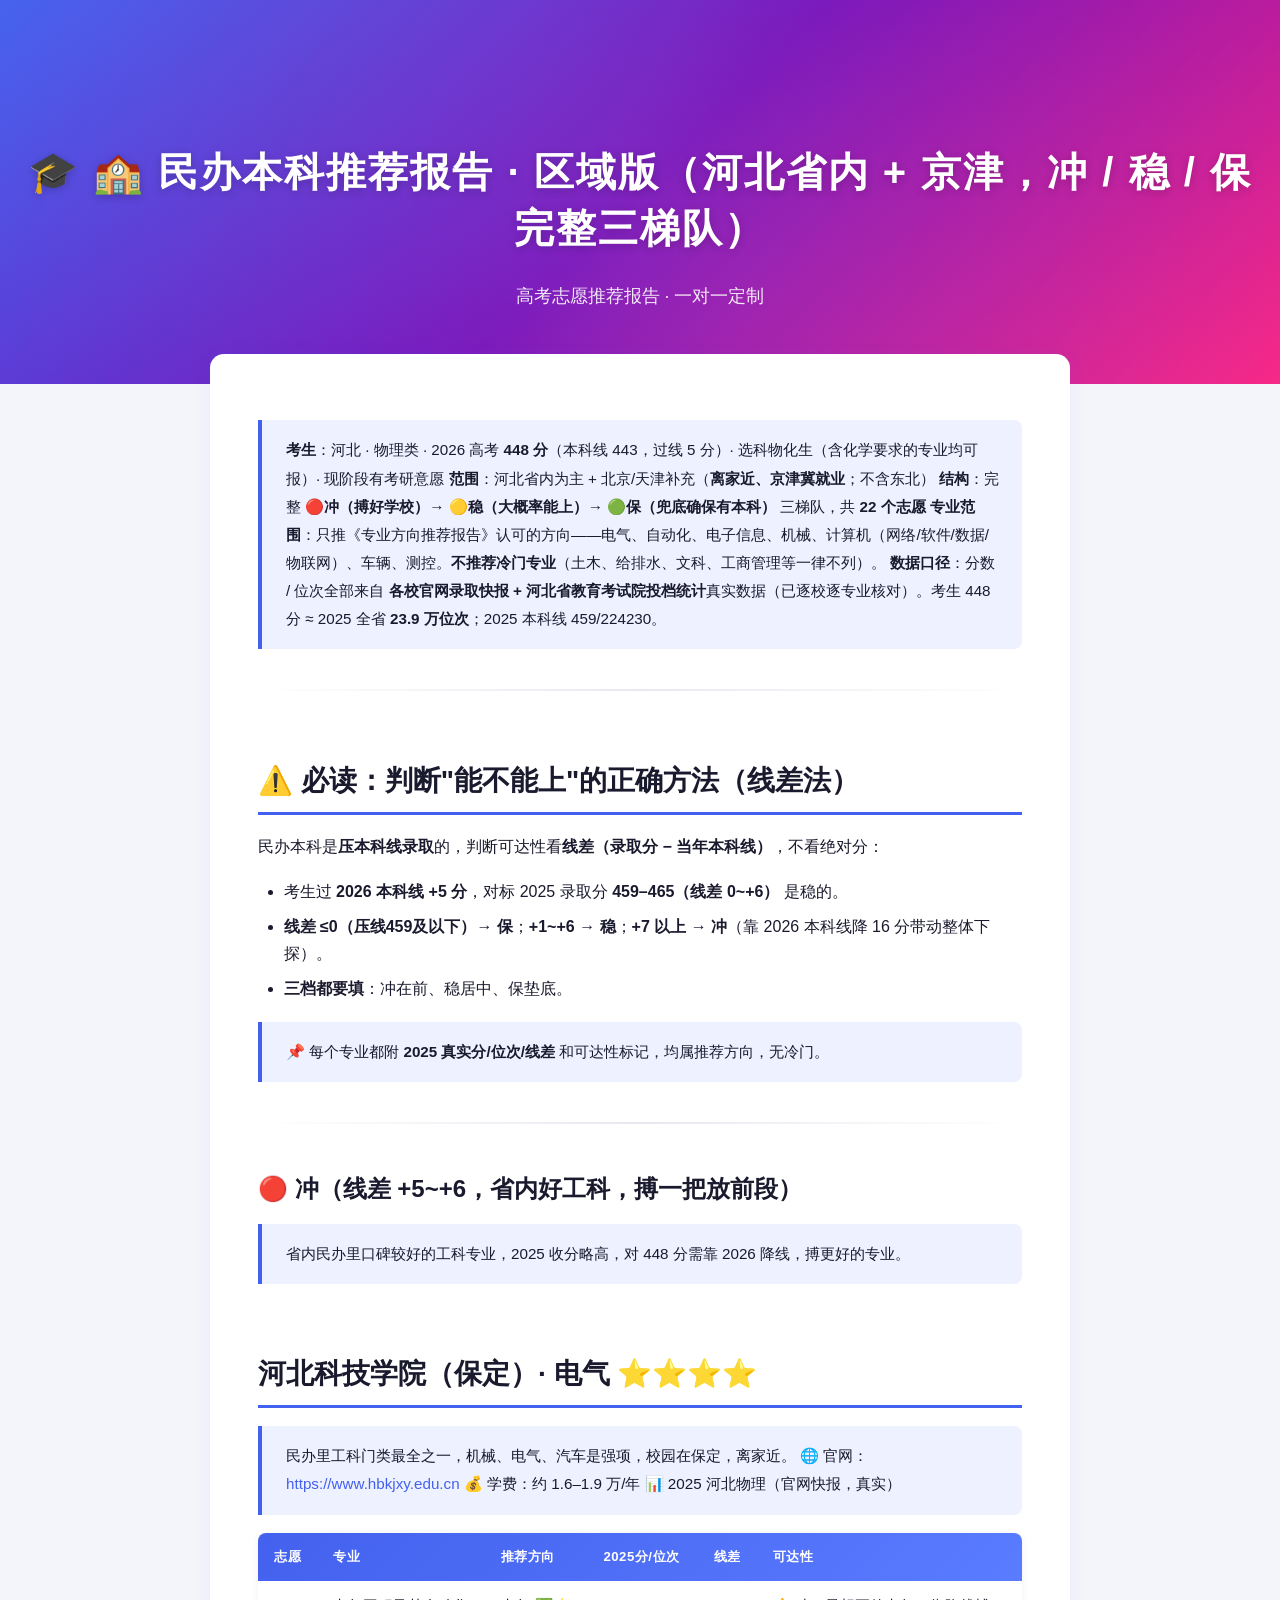
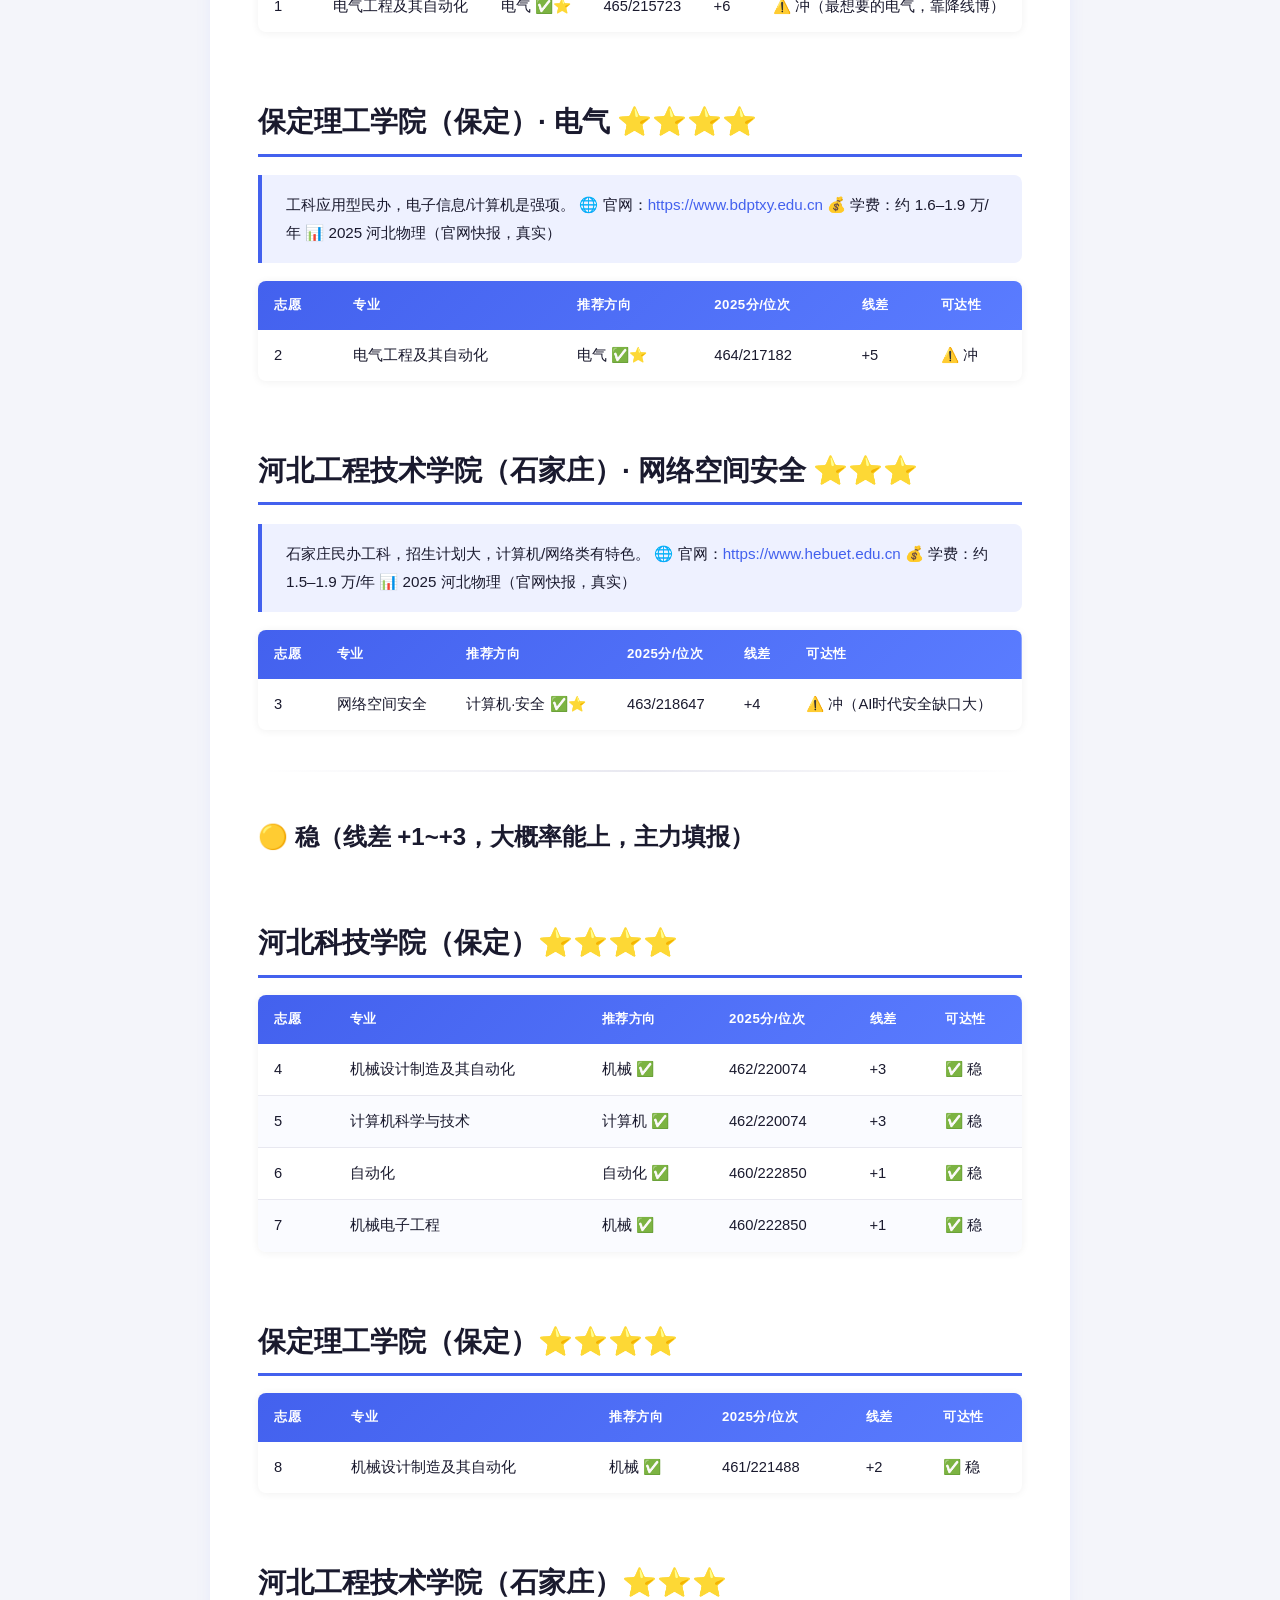
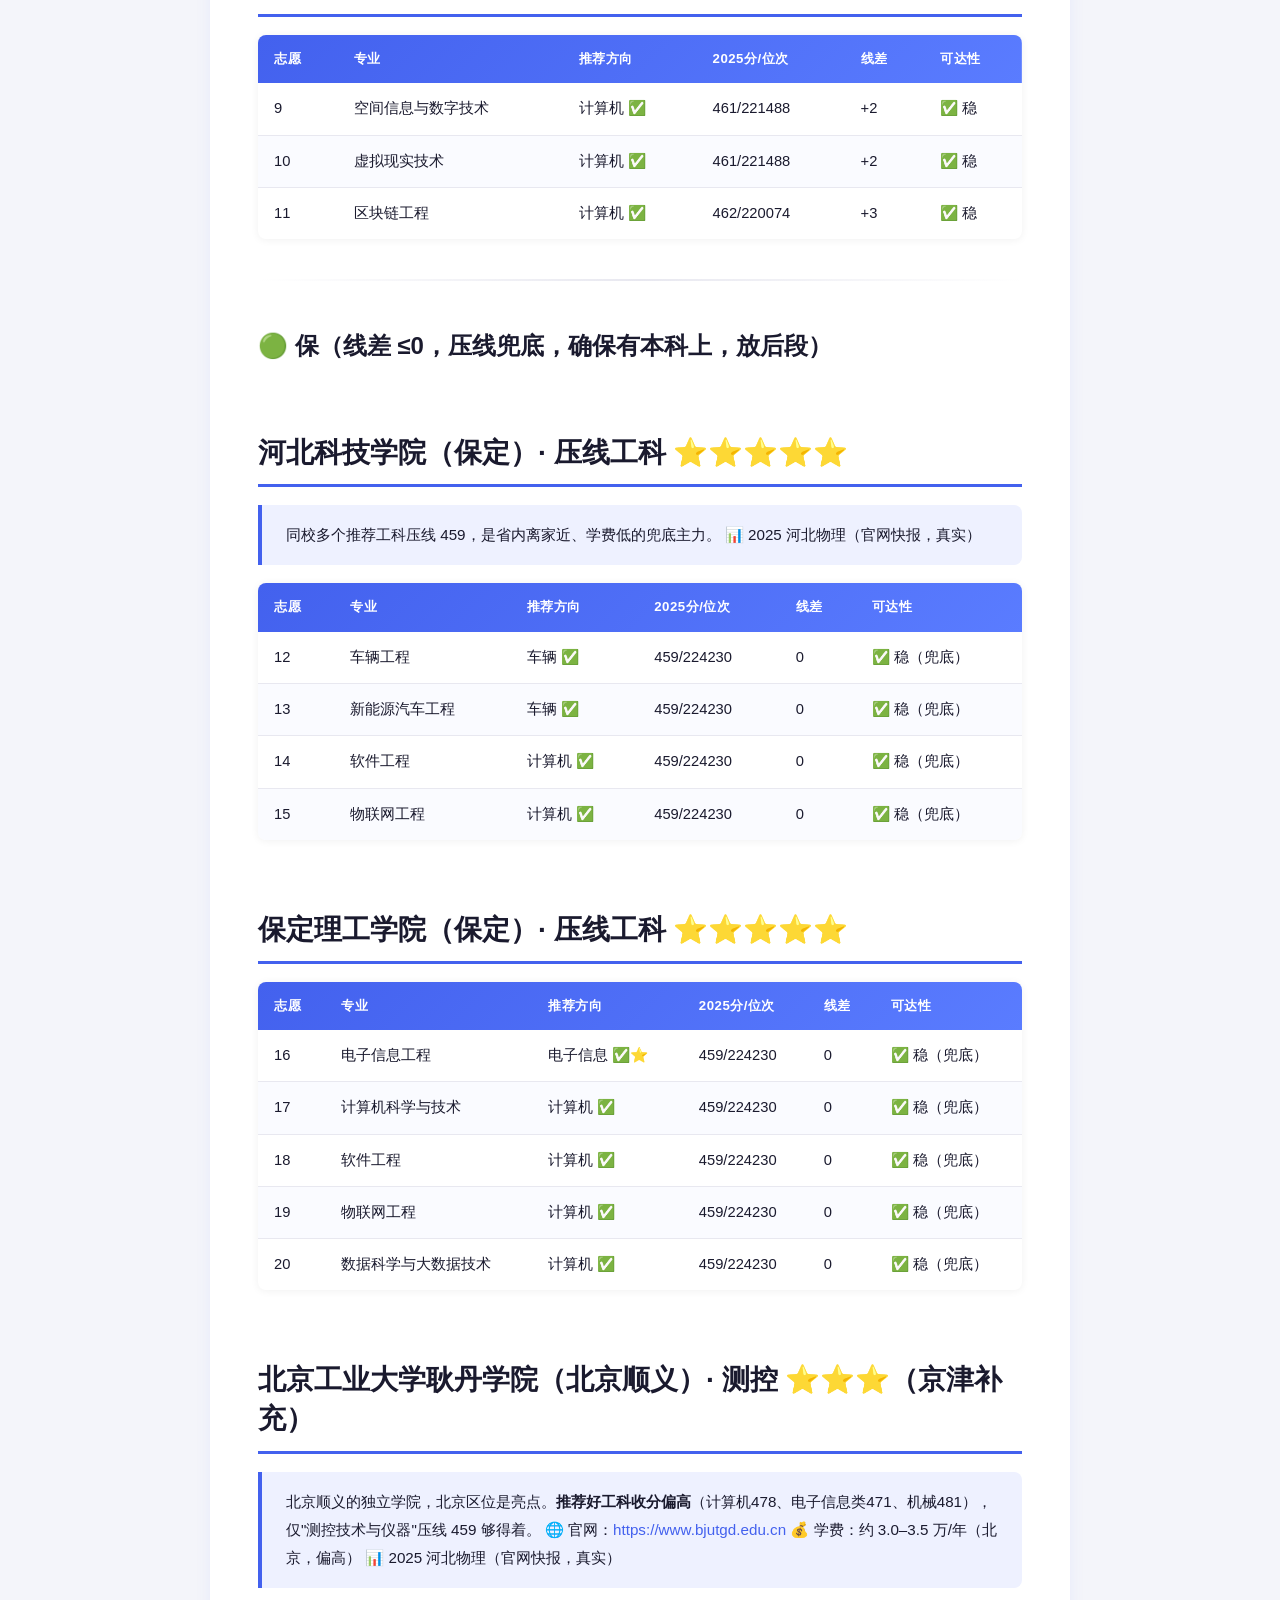
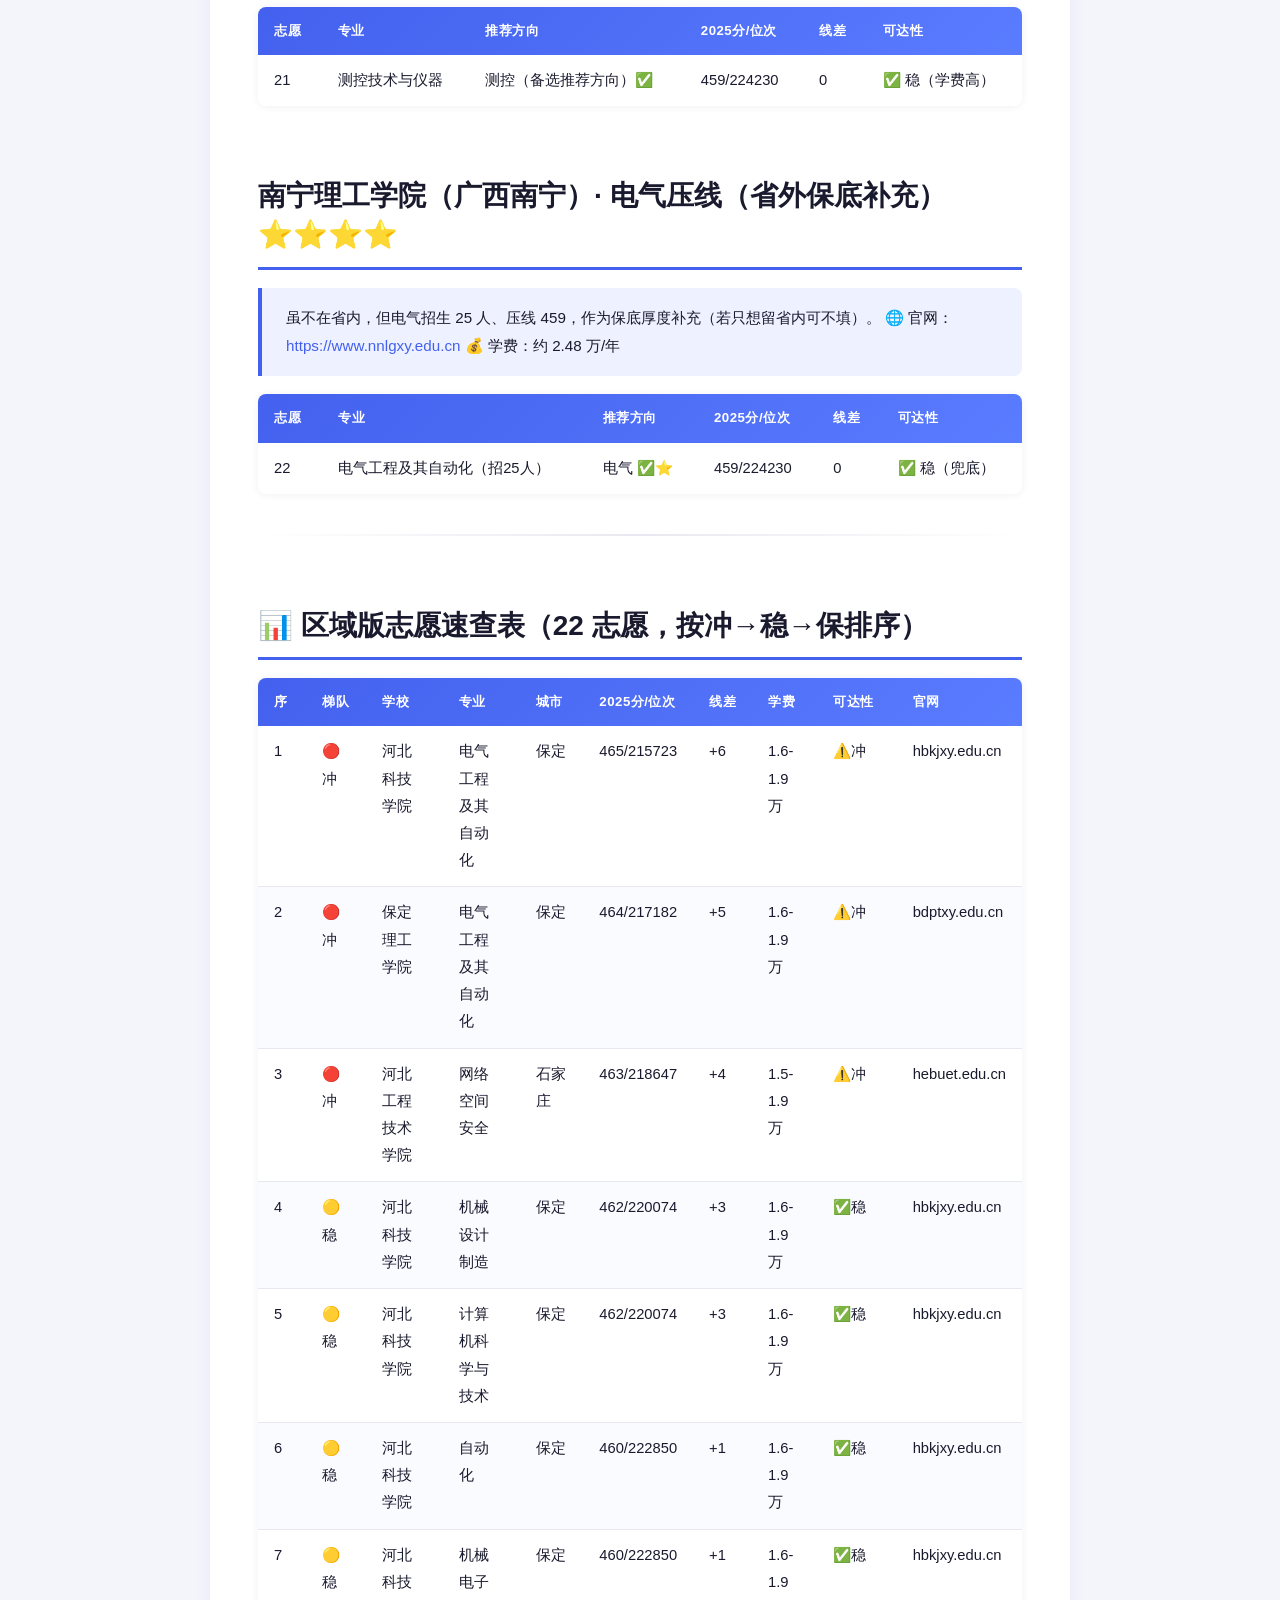
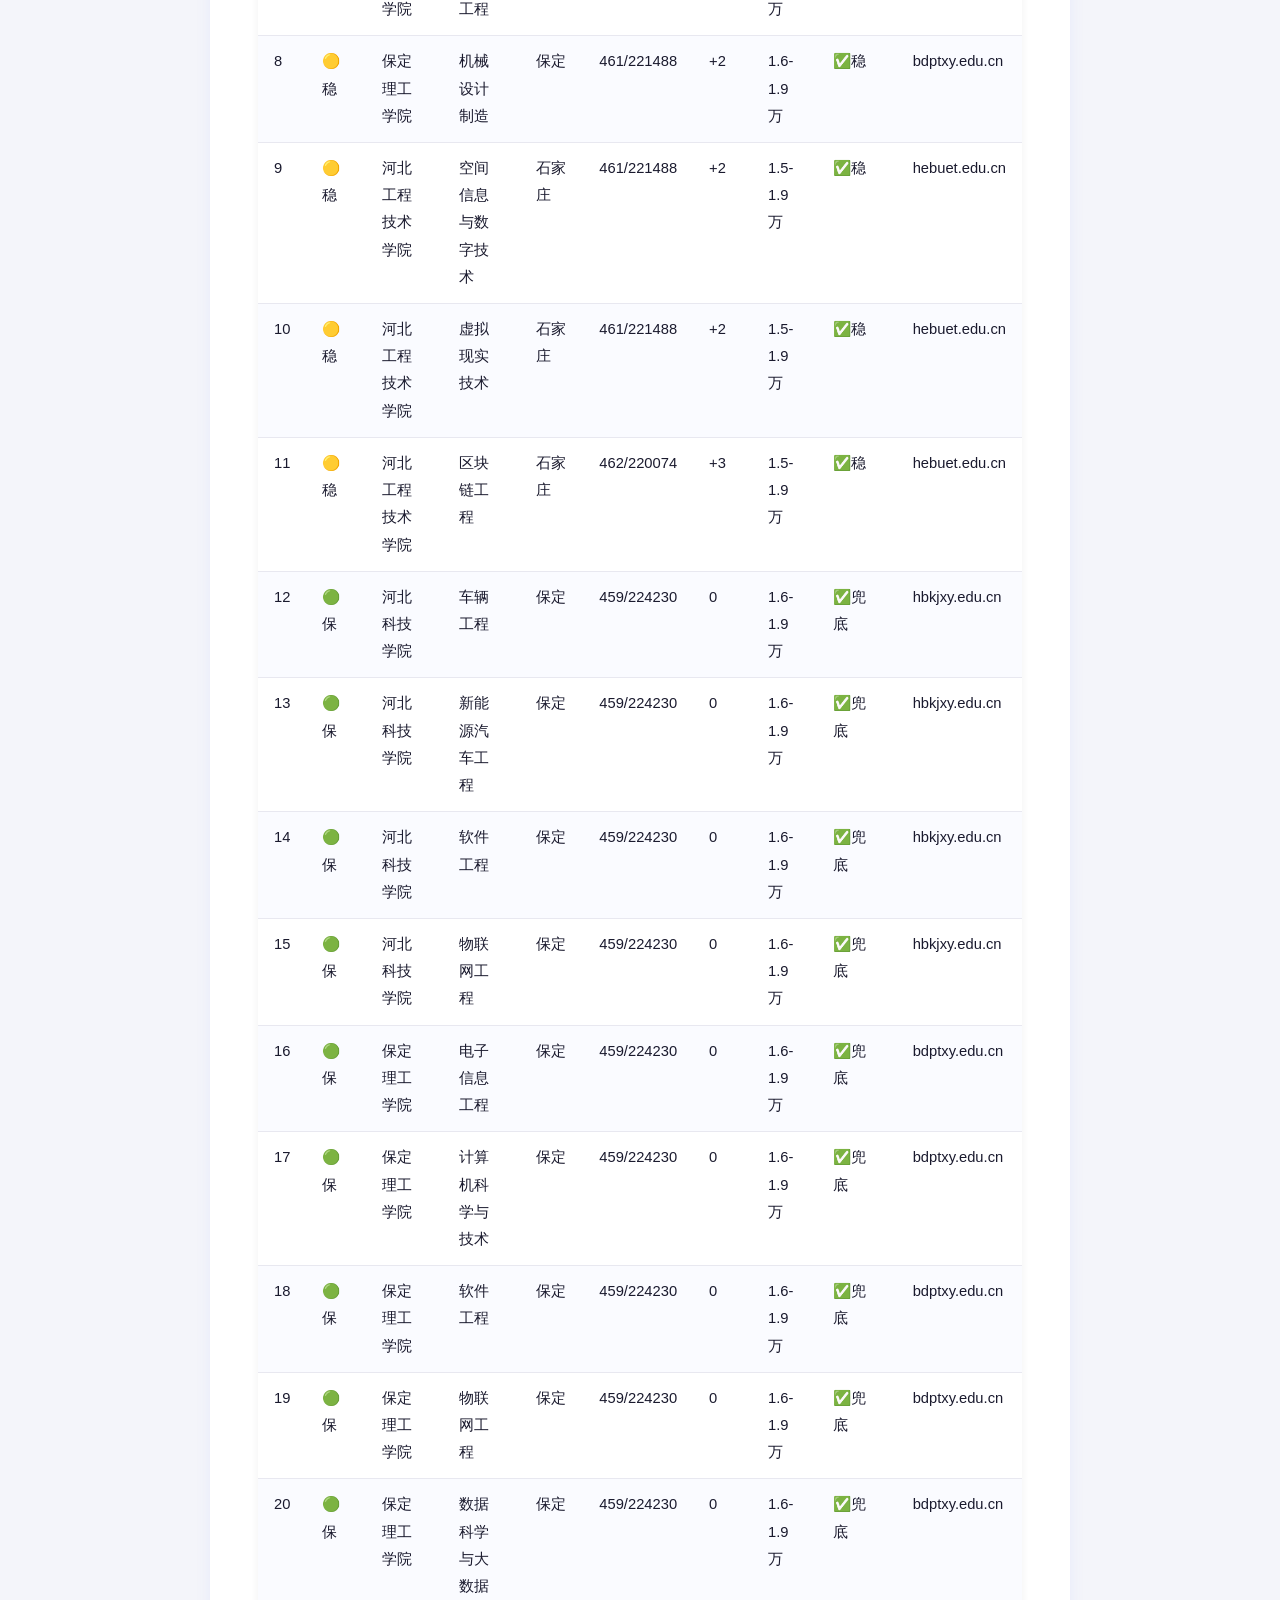
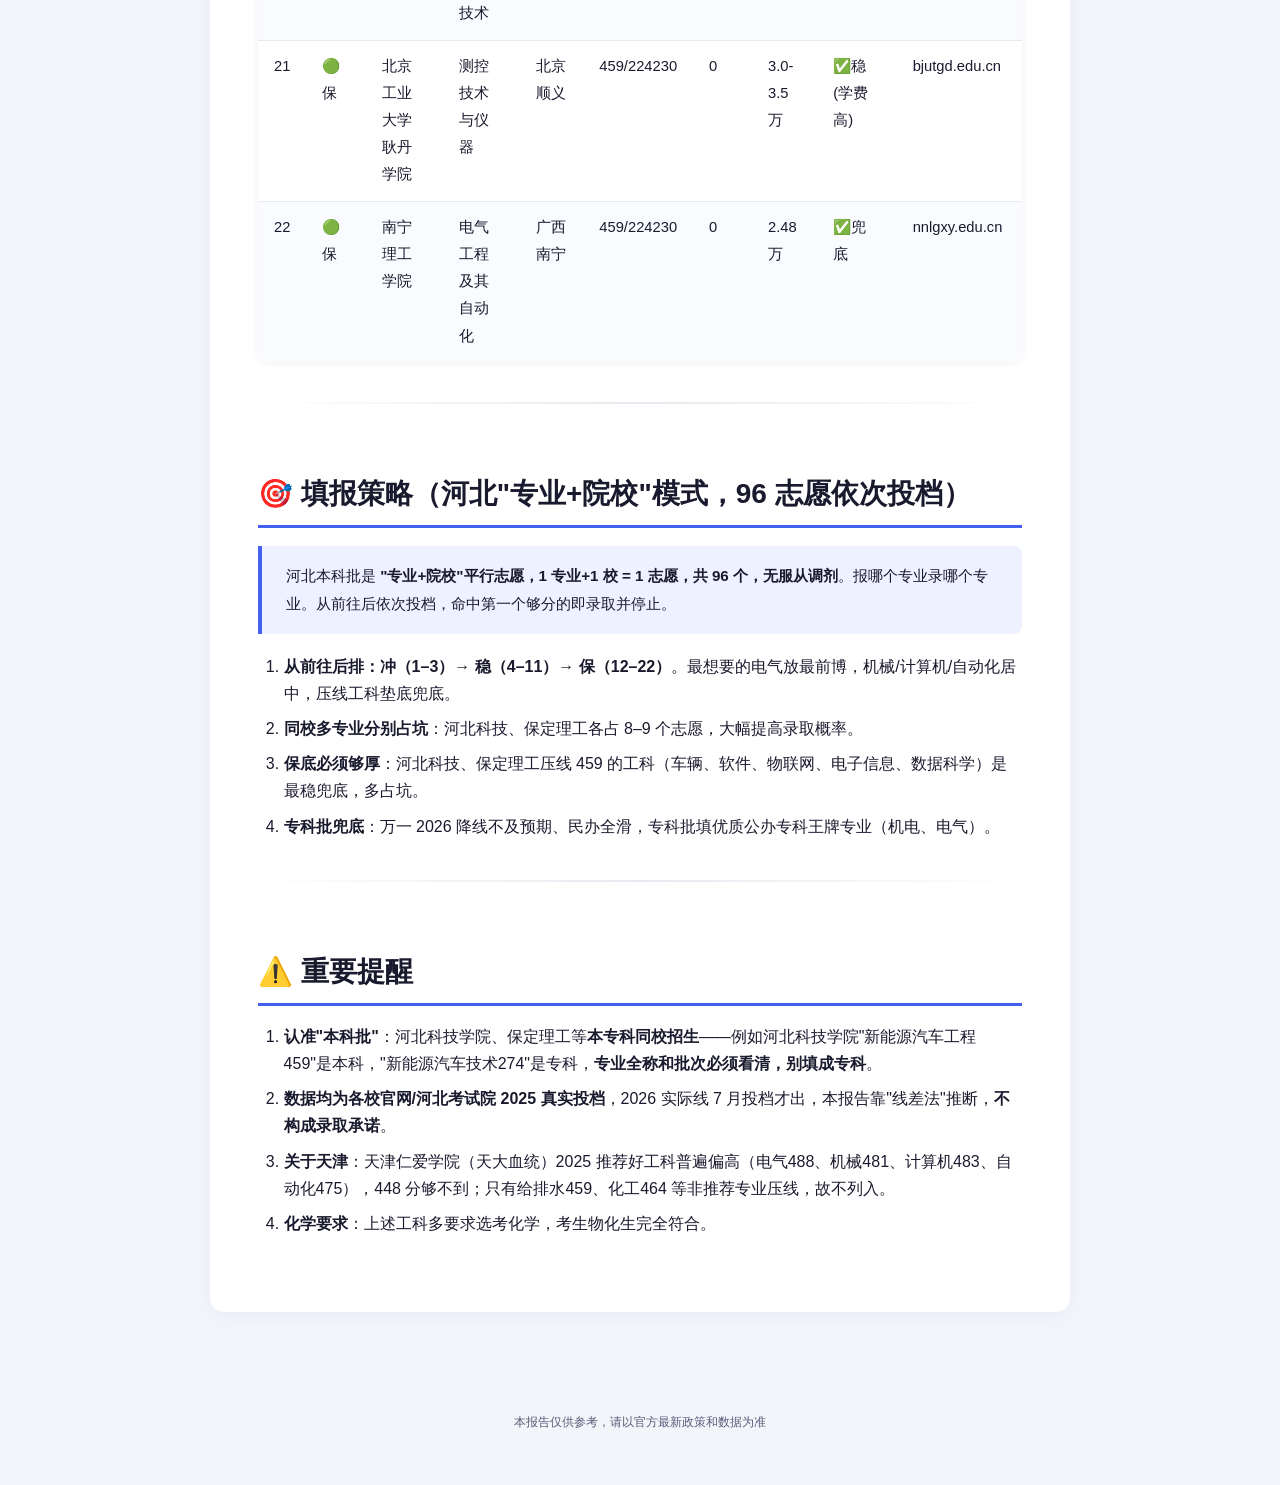
<file: report-minban-region.html>
<!DOCTYPE html>
<html lang="zh-CN">
<head>
<meta charset="UTF-8">
<meta name="viewport" content="width=device-width, initial-scale=1.0">
<title>🏫 民办本科推荐报告 · 区域版（河北省内 + 京津，冲 / 稳 / 保 完整三梯队）</title>
<style>/* ===== 志选 ZhiXuan · 报告样式 ===== */

:root {
  --bg: #f4f5fa;
  --card-bg: #ffffff;
  --text: #1a1a2e;
  --text-sec: #5a5a7a;
  --primary: #4361ee;
  --primary-light: #eef1ff;
  --accent: #f72585;
  --gold: #e6a817;
  --success: #10b981;
  --warning: #f59e0b;
  --danger: #ef4444;
  --border: #e8e8f0;
  --shadow: 0 2px 16px rgba(67,97,238,.08);
  --radius: 14px;
  --radius-sm: 8px;
  --font: "PingFang SC","Hiragino Sans GB","Microsoft YaHei",-apple-system,BlinkMacSystemFont,"Segoe UI",sans-serif;
}

*,*::before,*::after{box-sizing:border-box;margin:0;padding:0}
html{scroll-behavior:smooth;-webkit-text-size-adjust:100%}

body{
  font-family:var(--font);font-size:16px;line-height:1.85;
  color:var(--text);background:var(--bg);min-height:100vh;
}

/* Header */
.page-header{
  background:linear-gradient(135deg,#4361ee 0%,#7209b7 50%,#f72585 100%);
  color:#fff;padding:64px 20px 54px;text-align:center;
  position:relative;overflow:hidden;
}
.page-header::before{
  content:"";position:absolute;top:-50%;left:-50%;width:200%;height:200%;
  background:radial-gradient(circle,rgba(255,255,255,.1) 0%,transparent 60%);
  animation:shimmer 8s ease-in-out infinite;
}
@keyframes shimmer{
  0%,100%{transform:translate(-30%,-30%)}
  50%{transform:translate(10%,10%)}
}
.page-header h1{font-size:2.5em;font-weight:800;letter-spacing:2px;position:relative;z-index:1;text-shadow:0 2px 8px rgba(0,0,0,.2)}
.page-header .subtitle{font-size:1.1em;opacity:.9;margin-top:10px;position:relative;z-index:1}
.page-header .brand{
  display:inline-flex;align-items:center;gap:8px;margin-top:18px;
  padding:8px 22px;background:rgba(255,255,255,.15);border-radius:100px;
  font-size:.9em;backdrop-filter:blur(10px);position:relative;z-index:1;
}

/* Container */
.container{max-width:900px;margin:-30px auto 60px;padding:0 20px;position:relative;z-index:2}
.content-card{
  background:var(--card-bg);border-radius:var(--radius);
  box-shadow:var(--shadow);padding:48px 48px 56px;
}

/* Typography */
h1,h2,h3,h4,h5,h6{line-height:1.4;margin-top:2em;margin-bottom:.6em}

h2{font-size:1.75em;font-weight:800;padding-bottom:12px;border-bottom:3px solid var(--primary);margin-top:2.5em}
h2:first-child{margin-top:0}
h3{font-size:1.35em;font-weight:700;color:var(--primary)}
h4{font-size:1.18em;font-weight:700}
h5{font-size:1.05em;font-weight:600;color:var(--text-sec)}

p{margin-bottom:1em}
strong{font-weight:700}

a{color:var(--primary);text-decoration:none;transition:border-color .2s;border-bottom:1px solid transparent}
a:hover{border-bottom-color:var(--primary)}

/* Lists */
ul,ol{margin:.8em 0 1.2em 1.6em}
li{margin-bottom:.5em;line-height:1.7}

/* Blockquote */
blockquote{
  margin:1.2em 0;padding:16px 20px 16px 24px;
  border-left:4px solid var(--primary);background:var(--primary-light);
  border-radius:0 var(--radius-sm) var(--radius-sm) 0;font-size:.95em;
}
blockquote p{margin-bottom:.5em}
blockquote p:last-child{margin-bottom:0}

/* Table */
table{
  width:100%;border-collapse:separate;border-spacing:0;
  margin:1.2em 0;font-size:.92em;border-radius:var(--radius-sm);
  overflow:hidden;box-shadow:0 1px 8px rgba(0,0,0,.06);
}
thead{background:linear-gradient(135deg,var(--primary),#5a7cff);color:#fff}
th{padding:12px 16px;text-align:left;font-weight:600;font-size:.9em;letter-spacing:.5px;white-space:nowrap}
td{padding:12px 16px;border-bottom:1px solid var(--border);vertical-align:top}
tbody tr:last-child td{border-bottom:none}
tbody tr:nth-child(even){background:#fafbff}
tbody tr:hover{background:var(--primary-light)}

/* Code */
code{font-family:"SF Mono","Fira Code",monospace;font-size:.88em;background:#f0f1f5;padding:2px 6px;border-radius:4px;color:var(--accent)}
pre{margin:1.2em 0;padding:20px 24px;background:#1e1e2e;color:#cdd6f4;border-radius:var(--radius-sm);overflow-x:auto;font-size:.9em;line-height:1.6}
pre code{background:none;padding:0;color:inherit}

/* HR */
hr{border:none;height:2px;background:linear-gradient(90deg,transparent,var(--border),transparent);margin:2.5em 0}

/* Footer */
.page-footer{text-align:center;padding:40px 20px;color:var(--text-sec);font-size:.85em}
.page-footer .brand-footer{font-size:1.1em;font-weight:600;color:var(--primary);margin-bottom:8px}

/* Responsive */
@media(max-width:768px){
  .content-card{padding:24px 20px}
  .page-header{padding:40px 16px 36px}
  .page-header h1{font-size:1.8em}
  h2{font-size:1.5em}
  table{font-size:.85em}
  th,td{padding:8px 10px}
}
@media(max-width:480px){
  .content-card{padding:16px 14px}
  .page-header h1{font-size:1.5em}
  body{font-size:15px}
  table{display:block;overflow-x:auto}
}

/* Print */
@media print{
  body{background:#fff}
  .page-header{background:#4361ee!important;-webkit-print-color-adjust:exact}
  .content-card{box-shadow:none;border:1px solid #ddd}
}
</style>
</head>
<body>
<header class="page-header">
  <h1>🎓 🏫 民办本科推荐报告 · 区域版（河北省内 + 京津，冲 / 稳 / 保 完整三梯队）</h1>
  <p class="subtitle">高考志愿推荐报告 · 一对一定制</p>
</header>
<main class="container">
  <article class="content-card">

<blockquote>
<p><strong>考生</strong>：河北 · 物理类 · 2026 高考 <strong>448 分</strong>（本科线 443，过线 5 分）· 选科物化生（含化学要求的专业均可报）· 现阶段有考研意愿
<strong>范围</strong>：河北省内为主 + 北京/天津补充（<strong>离家近、京津冀就业</strong>；不含东北）
<strong>结构</strong>：完整 <strong>🔴冲（搏好学校）→ 🟡稳（大概率能上）→ 🟢保（兜底确保有本科）</strong> 三梯队，共 <strong>22 个志愿</strong>
<strong>专业范围</strong>：只推《专业方向推荐报告》认可的方向——电气、自动化、电子信息、机械、计算机（网络/软件/数据/物联网）、车辆、测控。<strong>不推荐冷门专业</strong>（土木、给排水、文科、工商管理等一律不列）。
<strong>数据口径</strong>：分数 / 位次全部来自 <strong>各校官网录取快报 + 河北省教育考试院投档统计</strong>真实数据（已逐校逐专业核对）。考生 448 分 ≈ 2025 全省 <strong>23.9 万位次</strong>；2025 本科线 459/224230。</p>
</blockquote>
<hr />
<h2>⚠️ 必读：判断"能不能上"的正确方法（线差法）</h2>
<p>民办本科是<strong>压本科线录取</strong>的，判断可达性看<strong>线差（录取分 − 当年本科线）</strong>，不看绝对分：</p>
<ul>
<li>考生过 <strong>2026 本科线 +5 分</strong>，对标 2025 录取分 <strong>459–465（线差 0~+6）</strong> 是稳的。</li>
<li><strong>线差 ≤0（压线459及以下）→ 保</strong>；<strong>+1~+6 → 稳</strong>；<strong>+7 以上 → 冲</strong>（靠 2026 本科线降 16 分带动整体下探）。</li>
<li><strong>三档都要填</strong>：冲在前、稳居中、保垫底。</li>
</ul>
<blockquote>
<p>📌 每个专业都附 <strong>2025 真实分/位次/线差</strong> 和可达性标记，均属推荐方向，无冷门。</p>
</blockquote>
<hr />
<h1>🔴 冲（线差 +5~+6，省内好工科，搏一把放前段）</h1>
<blockquote>
<p>省内民办里口碑较好的工科专业，2025 收分略高，对 448 分需靠 2026 降线，搏更好的专业。</p>
</blockquote>
<h2>河北科技学院（保定）· 电气 ⭐⭐⭐⭐</h2>
<blockquote>
<p>民办里工科门类最全之一，机械、电气、汽车是强项，校园在保定，离家近。
🌐 官网：<a href="https://www.hbkjxy.edu.cn">https://www.hbkjxy.edu.cn</a>
💰 学费：约 1.6–1.9 万/年
📊 2025 河北物理（官网快报，真实）</p>
</blockquote>
<table>
<thead>
<tr>
<th>志愿</th>
<th>专业</th>
<th>推荐方向</th>
<th>2025分/位次</th>
<th>线差</th>
<th>可达性</th>
</tr>
</thead>
<tbody>
<tr>
<td>1</td>
<td>电气工程及其自动化</td>
<td>电气 ✅⭐</td>
<td>465/215723</td>
<td>+6</td>
<td>⚠️ 冲（最想要的电气，靠降线博）</td>
</tr>
</tbody>
</table>
<h2>保定理工学院（保定）· 电气 ⭐⭐⭐⭐</h2>
<blockquote>
<p>工科应用型民办，电子信息/计算机是强项。
🌐 官网：<a href="https://www.bdptxy.edu.cn">https://www.bdptxy.edu.cn</a>
💰 学费：约 1.6–1.9 万/年
📊 2025 河北物理（官网快报，真实）</p>
</blockquote>
<table>
<thead>
<tr>
<th>志愿</th>
<th>专业</th>
<th>推荐方向</th>
<th>2025分/位次</th>
<th>线差</th>
<th>可达性</th>
</tr>
</thead>
<tbody>
<tr>
<td>2</td>
<td>电气工程及其自动化</td>
<td>电气 ✅⭐</td>
<td>464/217182</td>
<td>+5</td>
<td>⚠️ 冲</td>
</tr>
</tbody>
</table>
<h2>河北工程技术学院（石家庄）· 网络空间安全 ⭐⭐⭐</h2>
<blockquote>
<p>石家庄民办工科，招生计划大，计算机/网络类有特色。
🌐 官网：<a href="https://www.hebuet.edu.cn">https://www.hebuet.edu.cn</a>
💰 学费：约 1.5–1.9 万/年
📊 2025 河北物理（官网快报，真实）</p>
</blockquote>
<table>
<thead>
<tr>
<th>志愿</th>
<th>专业</th>
<th>推荐方向</th>
<th>2025分/位次</th>
<th>线差</th>
<th>可达性</th>
</tr>
</thead>
<tbody>
<tr>
<td>3</td>
<td>网络空间安全</td>
<td>计算机·安全 ✅⭐</td>
<td>463/218647</td>
<td>+4</td>
<td>⚠️ 冲（AI时代安全缺口大）</td>
</tr>
</tbody>
</table>
<hr />
<h1>🟡 稳（线差 +1~+3，大概率能上，主力填报）</h1>
<h2>河北科技学院（保定）⭐⭐⭐⭐</h2>
<table>
<thead>
<tr>
<th>志愿</th>
<th>专业</th>
<th>推荐方向</th>
<th>2025分/位次</th>
<th>线差</th>
<th>可达性</th>
</tr>
</thead>
<tbody>
<tr>
<td>4</td>
<td>机械设计制造及其自动化</td>
<td>机械 ✅</td>
<td>462/220074</td>
<td>+3</td>
<td>✅ 稳</td>
</tr>
<tr>
<td>5</td>
<td>计算机科学与技术</td>
<td>计算机 ✅</td>
<td>462/220074</td>
<td>+3</td>
<td>✅ 稳</td>
</tr>
<tr>
<td>6</td>
<td>自动化</td>
<td>自动化 ✅</td>
<td>460/222850</td>
<td>+1</td>
<td>✅ 稳</td>
</tr>
<tr>
<td>7</td>
<td>机械电子工程</td>
<td>机械 ✅</td>
<td>460/222850</td>
<td>+1</td>
<td>✅ 稳</td>
</tr>
</tbody>
</table>
<h2>保定理工学院（保定）⭐⭐⭐⭐</h2>
<table>
<thead>
<tr>
<th>志愿</th>
<th>专业</th>
<th>推荐方向</th>
<th>2025分/位次</th>
<th>线差</th>
<th>可达性</th>
</tr>
</thead>
<tbody>
<tr>
<td>8</td>
<td>机械设计制造及其自动化</td>
<td>机械 ✅</td>
<td>461/221488</td>
<td>+2</td>
<td>✅ 稳</td>
</tr>
</tbody>
</table>
<h2>河北工程技术学院（石家庄）⭐⭐⭐</h2>
<table>
<thead>
<tr>
<th>志愿</th>
<th>专业</th>
<th>推荐方向</th>
<th>2025分/位次</th>
<th>线差</th>
<th>可达性</th>
</tr>
</thead>
<tbody>
<tr>
<td>9</td>
<td>空间信息与数字技术</td>
<td>计算机 ✅</td>
<td>461/221488</td>
<td>+2</td>
<td>✅ 稳</td>
</tr>
<tr>
<td>10</td>
<td>虚拟现实技术</td>
<td>计算机 ✅</td>
<td>461/221488</td>
<td>+2</td>
<td>✅ 稳</td>
</tr>
<tr>
<td>11</td>
<td>区块链工程</td>
<td>计算机 ✅</td>
<td>462/220074</td>
<td>+3</td>
<td>✅ 稳</td>
</tr>
</tbody>
</table>
<hr />
<h1>🟢 保（线差 ≤0，压线兜底，确保有本科上，放后段）</h1>
<h2>河北科技学院（保定）· 压线工科 ⭐⭐⭐⭐⭐</h2>
<blockquote>
<p>同校多个推荐工科压线 459，是省内离家近、学费低的兜底主力。
📊 2025 河北物理（官网快报，真实）</p>
</blockquote>
<table>
<thead>
<tr>
<th>志愿</th>
<th>专业</th>
<th>推荐方向</th>
<th>2025分/位次</th>
<th>线差</th>
<th>可达性</th>
</tr>
</thead>
<tbody>
<tr>
<td>12</td>
<td>车辆工程</td>
<td>车辆 ✅</td>
<td>459/224230</td>
<td>0</td>
<td>✅ 稳（兜底）</td>
</tr>
<tr>
<td>13</td>
<td>新能源汽车工程</td>
<td>车辆 ✅</td>
<td>459/224230</td>
<td>0</td>
<td>✅ 稳（兜底）</td>
</tr>
<tr>
<td>14</td>
<td>软件工程</td>
<td>计算机 ✅</td>
<td>459/224230</td>
<td>0</td>
<td>✅ 稳（兜底）</td>
</tr>
<tr>
<td>15</td>
<td>物联网工程</td>
<td>计算机 ✅</td>
<td>459/224230</td>
<td>0</td>
<td>✅ 稳（兜底）</td>
</tr>
</tbody>
</table>
<h2>保定理工学院（保定）· 压线工科 ⭐⭐⭐⭐⭐</h2>
<table>
<thead>
<tr>
<th>志愿</th>
<th>专业</th>
<th>推荐方向</th>
<th>2025分/位次</th>
<th>线差</th>
<th>可达性</th>
</tr>
</thead>
<tbody>
<tr>
<td>16</td>
<td>电子信息工程</td>
<td>电子信息 ✅⭐</td>
<td>459/224230</td>
<td>0</td>
<td>✅ 稳（兜底）</td>
</tr>
<tr>
<td>17</td>
<td>计算机科学与技术</td>
<td>计算机 ✅</td>
<td>459/224230</td>
<td>0</td>
<td>✅ 稳（兜底）</td>
</tr>
<tr>
<td>18</td>
<td>软件工程</td>
<td>计算机 ✅</td>
<td>459/224230</td>
<td>0</td>
<td>✅ 稳（兜底）</td>
</tr>
<tr>
<td>19</td>
<td>物联网工程</td>
<td>计算机 ✅</td>
<td>459/224230</td>
<td>0</td>
<td>✅ 稳（兜底）</td>
</tr>
<tr>
<td>20</td>
<td>数据科学与大数据技术</td>
<td>计算机 ✅</td>
<td>459/224230</td>
<td>0</td>
<td>✅ 稳（兜底）</td>
</tr>
</tbody>
</table>
<h2>北京工业大学耿丹学院（北京顺义）· 测控 ⭐⭐⭐（京津补充）</h2>
<blockquote>
<p>北京顺义的独立学院，北京区位是亮点。<strong>推荐好工科收分偏高</strong>（计算机478、电子信息类471、机械481），仅"测控技术与仪器"压线 459 够得着。
🌐 官网：<a href="https://www.bjutgd.edu.cn">https://www.bjutgd.edu.cn</a>
💰 学费：约 3.0–3.5 万/年（北京，偏高）
📊 2025 河北物理（官网快报，真实）</p>
</blockquote>
<table>
<thead>
<tr>
<th>志愿</th>
<th>专业</th>
<th>推荐方向</th>
<th>2025分/位次</th>
<th>线差</th>
<th>可达性</th>
</tr>
</thead>
<tbody>
<tr>
<td>21</td>
<td>测控技术与仪器</td>
<td>测控（备选推荐方向）✅</td>
<td>459/224230</td>
<td>0</td>
<td>✅ 稳（学费高）</td>
</tr>
</tbody>
</table>
<h2>南宁理工学院（广西南宁）· 电气压线（省外保底补充）⭐⭐⭐⭐</h2>
<blockquote>
<p>虽不在省内，但电气招生 25 人、压线 459，作为保底厚度补充（若只想留省内可不填）。
🌐 官网：<a href="https://www.nnlgxy.edu.cn">https://www.nnlgxy.edu.cn</a>
💰 学费：约 2.48 万/年</p>
</blockquote>
<table>
<thead>
<tr>
<th>志愿</th>
<th>专业</th>
<th>推荐方向</th>
<th>2025分/位次</th>
<th>线差</th>
<th>可达性</th>
</tr>
</thead>
<tbody>
<tr>
<td>22</td>
<td>电气工程及其自动化（招25人）</td>
<td>电气 ✅⭐</td>
<td>459/224230</td>
<td>0</td>
<td>✅ 稳（兜底）</td>
</tr>
</tbody>
</table>
<hr />
<h2>📊 区域版志愿速查表（22 志愿，按冲→稳→保排序）</h2>
<table>
<thead>
<tr>
<th>序</th>
<th>梯队</th>
<th>学校</th>
<th>专业</th>
<th>城市</th>
<th>2025分/位次</th>
<th>线差</th>
<th>学费</th>
<th>可达性</th>
<th>官网</th>
</tr>
</thead>
<tbody>
<tr>
<td>1</td>
<td>🔴冲</td>
<td>河北科技学院</td>
<td>电气工程及其自动化</td>
<td>保定</td>
<td>465/215723</td>
<td>+6</td>
<td>1.6-1.9万</td>
<td>⚠️冲</td>
<td>hbkjxy.edu.cn</td>
</tr>
<tr>
<td>2</td>
<td>🔴冲</td>
<td>保定理工学院</td>
<td>电气工程及其自动化</td>
<td>保定</td>
<td>464/217182</td>
<td>+5</td>
<td>1.6-1.9万</td>
<td>⚠️冲</td>
<td>bdptxy.edu.cn</td>
</tr>
<tr>
<td>3</td>
<td>🔴冲</td>
<td>河北工程技术学院</td>
<td>网络空间安全</td>
<td>石家庄</td>
<td>463/218647</td>
<td>+4</td>
<td>1.5-1.9万</td>
<td>⚠️冲</td>
<td>hebuet.edu.cn</td>
</tr>
<tr>
<td>4</td>
<td>🟡稳</td>
<td>河北科技学院</td>
<td>机械设计制造</td>
<td>保定</td>
<td>462/220074</td>
<td>+3</td>
<td>1.6-1.9万</td>
<td>✅稳</td>
<td>hbkjxy.edu.cn</td>
</tr>
<tr>
<td>5</td>
<td>🟡稳</td>
<td>河北科技学院</td>
<td>计算机科学与技术</td>
<td>保定</td>
<td>462/220074</td>
<td>+3</td>
<td>1.6-1.9万</td>
<td>✅稳</td>
<td>hbkjxy.edu.cn</td>
</tr>
<tr>
<td>6</td>
<td>🟡稳</td>
<td>河北科技学院</td>
<td>自动化</td>
<td>保定</td>
<td>460/222850</td>
<td>+1</td>
<td>1.6-1.9万</td>
<td>✅稳</td>
<td>hbkjxy.edu.cn</td>
</tr>
<tr>
<td>7</td>
<td>🟡稳</td>
<td>河北科技学院</td>
<td>机械电子工程</td>
<td>保定</td>
<td>460/222850</td>
<td>+1</td>
<td>1.6-1.9万</td>
<td>✅稳</td>
<td>hbkjxy.edu.cn</td>
</tr>
<tr>
<td>8</td>
<td>🟡稳</td>
<td>保定理工学院</td>
<td>机械设计制造</td>
<td>保定</td>
<td>461/221488</td>
<td>+2</td>
<td>1.6-1.9万</td>
<td>✅稳</td>
<td>bdptxy.edu.cn</td>
</tr>
<tr>
<td>9</td>
<td>🟡稳</td>
<td>河北工程技术学院</td>
<td>空间信息与数字技术</td>
<td>石家庄</td>
<td>461/221488</td>
<td>+2</td>
<td>1.5-1.9万</td>
<td>✅稳</td>
<td>hebuet.edu.cn</td>
</tr>
<tr>
<td>10</td>
<td>🟡稳</td>
<td>河北工程技术学院</td>
<td>虚拟现实技术</td>
<td>石家庄</td>
<td>461/221488</td>
<td>+2</td>
<td>1.5-1.9万</td>
<td>✅稳</td>
<td>hebuet.edu.cn</td>
</tr>
<tr>
<td>11</td>
<td>🟡稳</td>
<td>河北工程技术学院</td>
<td>区块链工程</td>
<td>石家庄</td>
<td>462/220074</td>
<td>+3</td>
<td>1.5-1.9万</td>
<td>✅稳</td>
<td>hebuet.edu.cn</td>
</tr>
<tr>
<td>12</td>
<td>🟢保</td>
<td>河北科技学院</td>
<td>车辆工程</td>
<td>保定</td>
<td>459/224230</td>
<td>0</td>
<td>1.6-1.9万</td>
<td>✅兜底</td>
<td>hbkjxy.edu.cn</td>
</tr>
<tr>
<td>13</td>
<td>🟢保</td>
<td>河北科技学院</td>
<td>新能源汽车工程</td>
<td>保定</td>
<td>459/224230</td>
<td>0</td>
<td>1.6-1.9万</td>
<td>✅兜底</td>
<td>hbkjxy.edu.cn</td>
</tr>
<tr>
<td>14</td>
<td>🟢保</td>
<td>河北科技学院</td>
<td>软件工程</td>
<td>保定</td>
<td>459/224230</td>
<td>0</td>
<td>1.6-1.9万</td>
<td>✅兜底</td>
<td>hbkjxy.edu.cn</td>
</tr>
<tr>
<td>15</td>
<td>🟢保</td>
<td>河北科技学院</td>
<td>物联网工程</td>
<td>保定</td>
<td>459/224230</td>
<td>0</td>
<td>1.6-1.9万</td>
<td>✅兜底</td>
<td>hbkjxy.edu.cn</td>
</tr>
<tr>
<td>16</td>
<td>🟢保</td>
<td>保定理工学院</td>
<td>电子信息工程</td>
<td>保定</td>
<td>459/224230</td>
<td>0</td>
<td>1.6-1.9万</td>
<td>✅兜底</td>
<td>bdptxy.edu.cn</td>
</tr>
<tr>
<td>17</td>
<td>🟢保</td>
<td>保定理工学院</td>
<td>计算机科学与技术</td>
<td>保定</td>
<td>459/224230</td>
<td>0</td>
<td>1.6-1.9万</td>
<td>✅兜底</td>
<td>bdptxy.edu.cn</td>
</tr>
<tr>
<td>18</td>
<td>🟢保</td>
<td>保定理工学院</td>
<td>软件工程</td>
<td>保定</td>
<td>459/224230</td>
<td>0</td>
<td>1.6-1.9万</td>
<td>✅兜底</td>
<td>bdptxy.edu.cn</td>
</tr>
<tr>
<td>19</td>
<td>🟢保</td>
<td>保定理工学院</td>
<td>物联网工程</td>
<td>保定</td>
<td>459/224230</td>
<td>0</td>
<td>1.6-1.9万</td>
<td>✅兜底</td>
<td>bdptxy.edu.cn</td>
</tr>
<tr>
<td>20</td>
<td>🟢保</td>
<td>保定理工学院</td>
<td>数据科学与大数据技术</td>
<td>保定</td>
<td>459/224230</td>
<td>0</td>
<td>1.6-1.9万</td>
<td>✅兜底</td>
<td>bdptxy.edu.cn</td>
</tr>
<tr>
<td>21</td>
<td>🟢保</td>
<td>北京工业大学耿丹学院</td>
<td>测控技术与仪器</td>
<td>北京顺义</td>
<td>459/224230</td>
<td>0</td>
<td>3.0-3.5万</td>
<td>✅稳(学费高)</td>
<td>bjutgd.edu.cn</td>
</tr>
<tr>
<td>22</td>
<td>🟢保</td>
<td>南宁理工学院</td>
<td>电气工程及其自动化</td>
<td>广西南宁</td>
<td>459/224230</td>
<td>0</td>
<td>2.48万</td>
<td>✅兜底</td>
<td>nnlgxy.edu.cn</td>
</tr>
</tbody>
</table>
<hr />
<h2>🎯 填报策略（河北"专业+院校"模式，96 志愿依次投档）</h2>
<blockquote>
<p>河北本科批是 <strong>"专业+院校"平行志愿，1 专业+1 校 = 1 志愿，共 96 个，无服从调剂</strong>。报哪个专业录哪个专业。从前往后依次投档，命中第一个够分的即录取并停止。</p>
</blockquote>
<ol>
<li><strong>从前往后排：冲（1–3）→ 稳（4–11）→ 保（12–22）</strong>。最想要的电气放最前博，机械/计算机/自动化居中，压线工科垫底兜底。</li>
<li><strong>同校多专业分别占坑</strong>：河北科技、保定理工各占 8–9 个志愿，大幅提高录取概率。</li>
<li><strong>保底必须够厚</strong>：河北科技、保定理工压线 459 的工科（车辆、软件、物联网、电子信息、数据科学）是最稳兜底，多占坑。</li>
<li><strong>专科批兜底</strong>：万一 2026 降线不及预期、民办全滑，专科批填优质公办专科王牌专业（机电、电气）。</li>
</ol>
<hr />
<h2>⚠️ 重要提醒</h2>
<ol>
<li><strong>认准"本科批"</strong>：河北科技学院、保定理工等<strong>本专科同校招生</strong>——例如河北科技学院"新能源汽车工程459"是本科，"新能源汽车技术274"是专科，<strong>专业全称和批次必须看清，别填成专科</strong>。</li>
<li><strong>数据均为各校官网/河北考试院 2025 真实投档</strong>，2026 实际线 7 月投档才出，本报告靠"线差法"推断，<strong>不构成录取承诺</strong>。</li>
<li><strong>关于天津</strong>：天津仁爱学院（天大血统）2025 推荐好工科普遍偏高（电气488、机械481、计算机483、自动化475），448 分够不到；只有给排水459、化工464 等非推荐专业压线，故不列入。</li>
<li><strong>化学要求</strong>：上述工科多要求选考化学，考生物化生完全符合。</li>
</ol>
  </article>
</main>
<footer class="page-footer">
  <p style="font-size:0.85em">本报告仅供参考，请以官方最新政策和数据为准</p>
</footer>
</body>
</html>
</file>
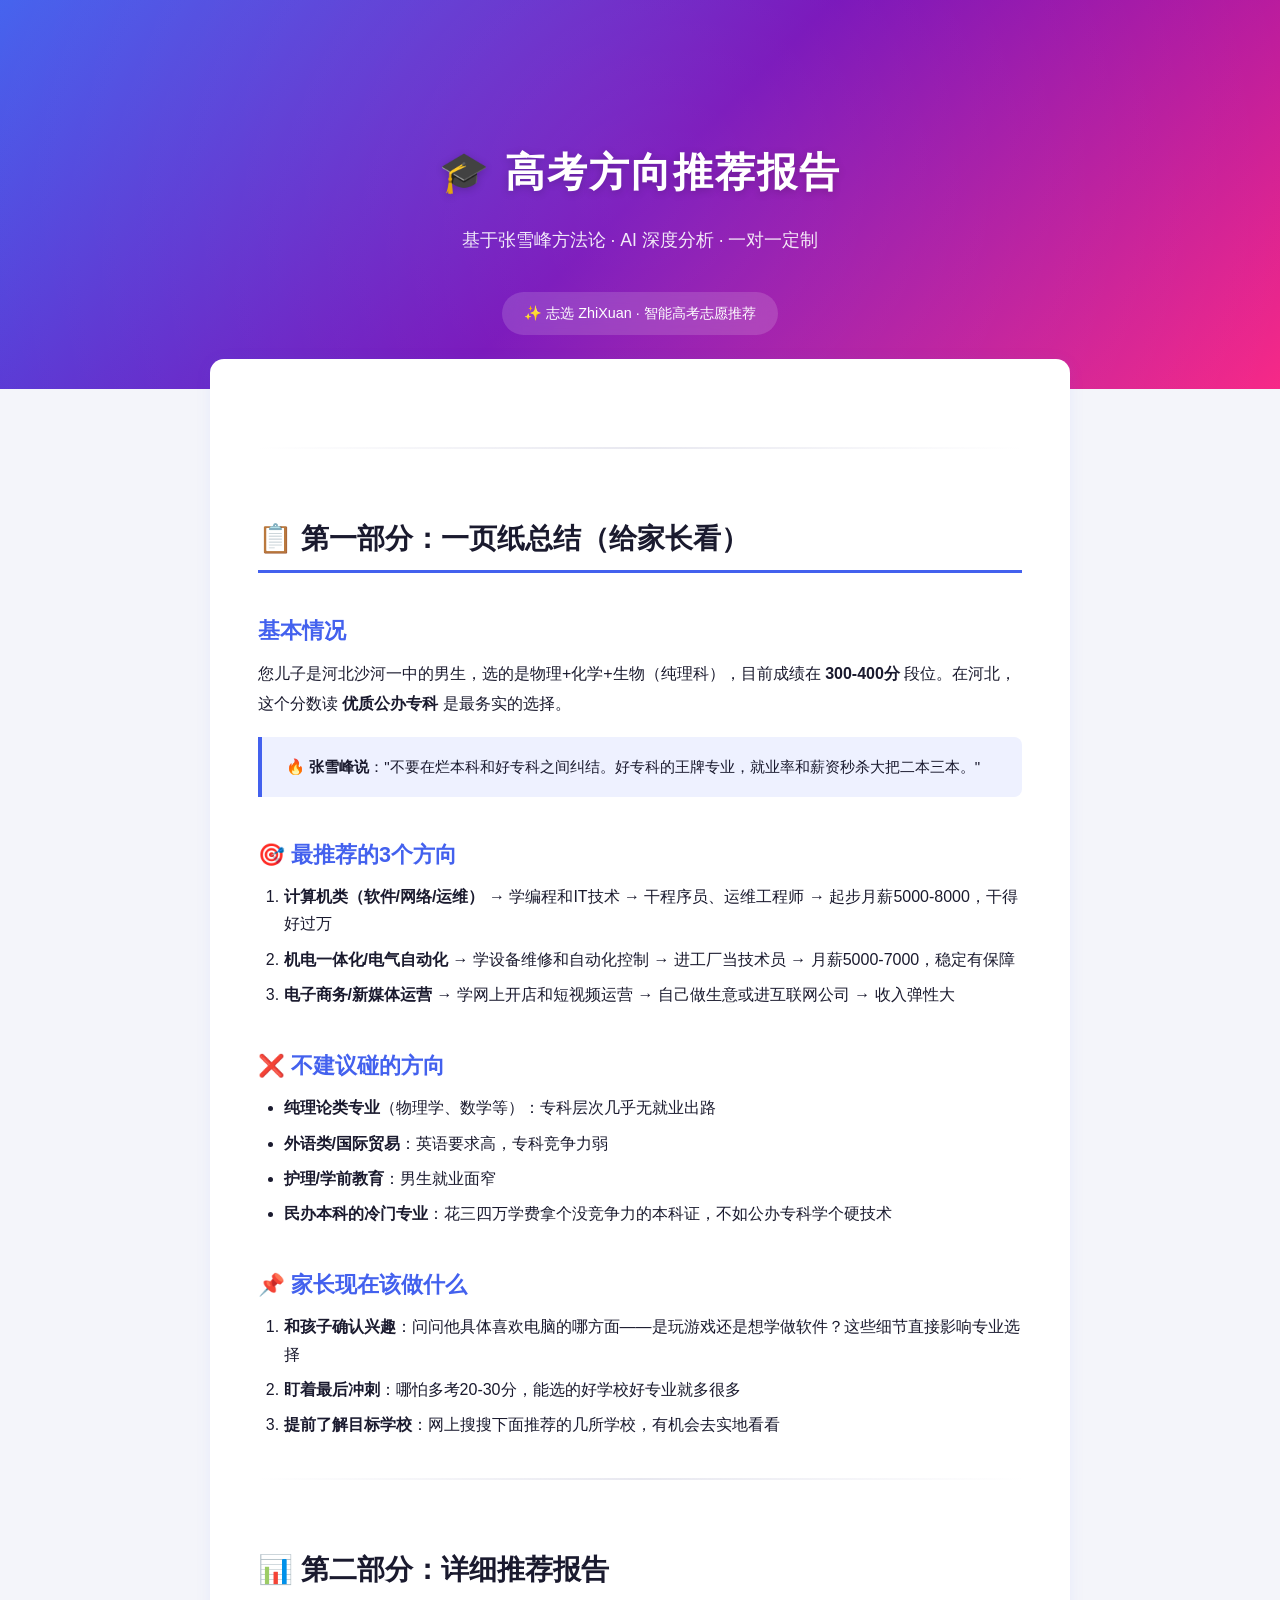
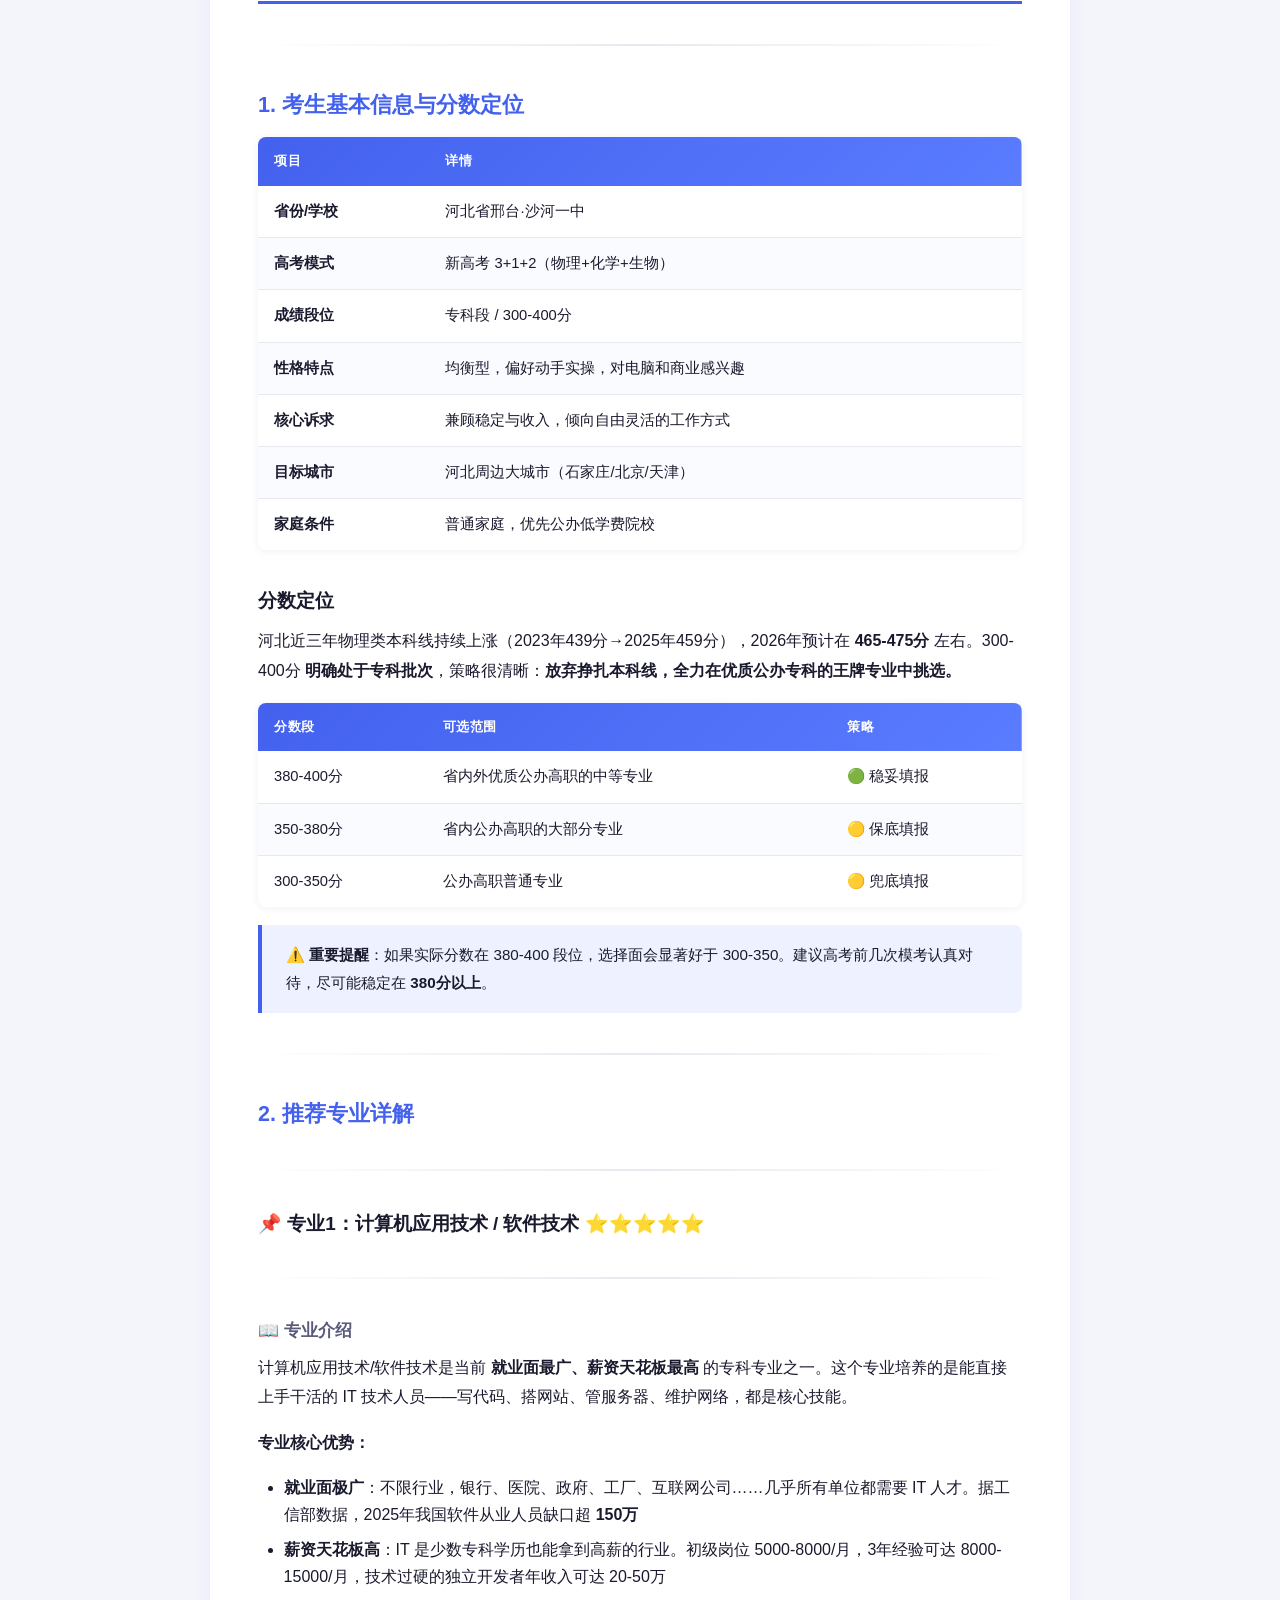
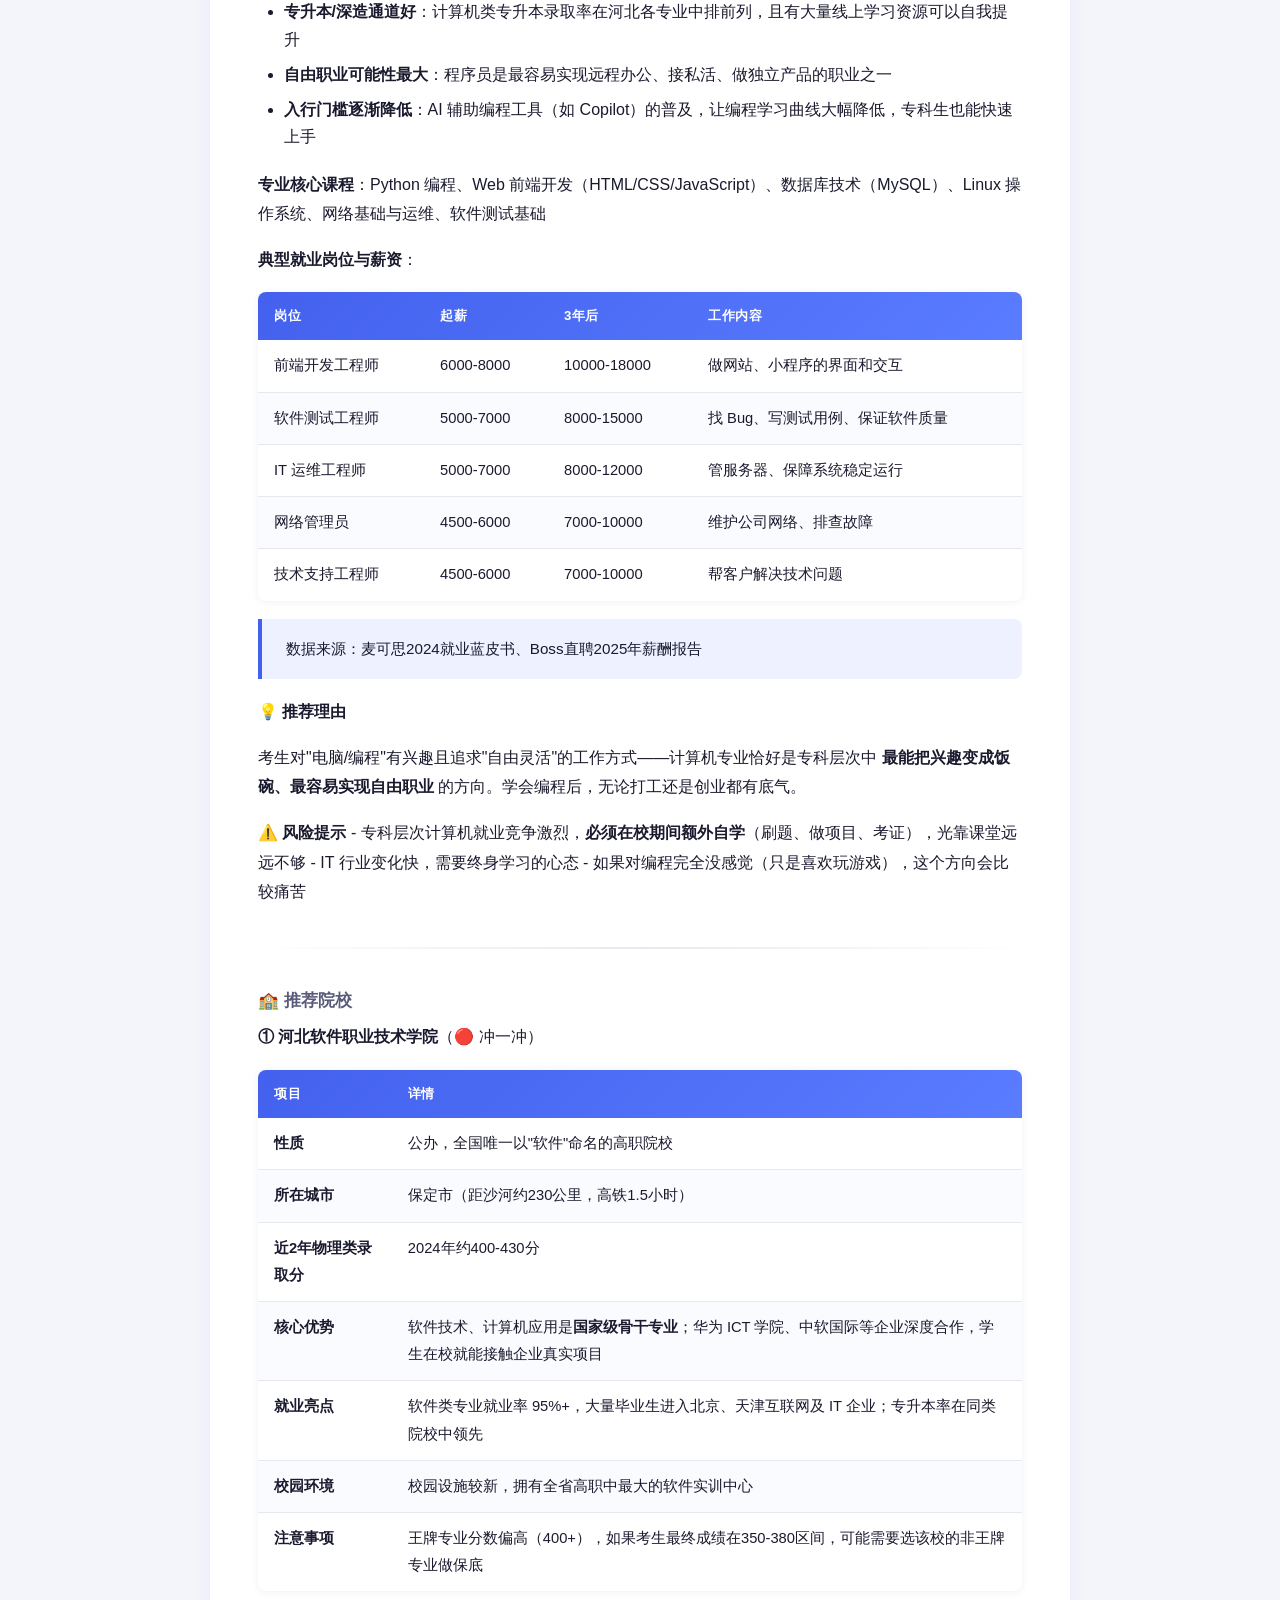
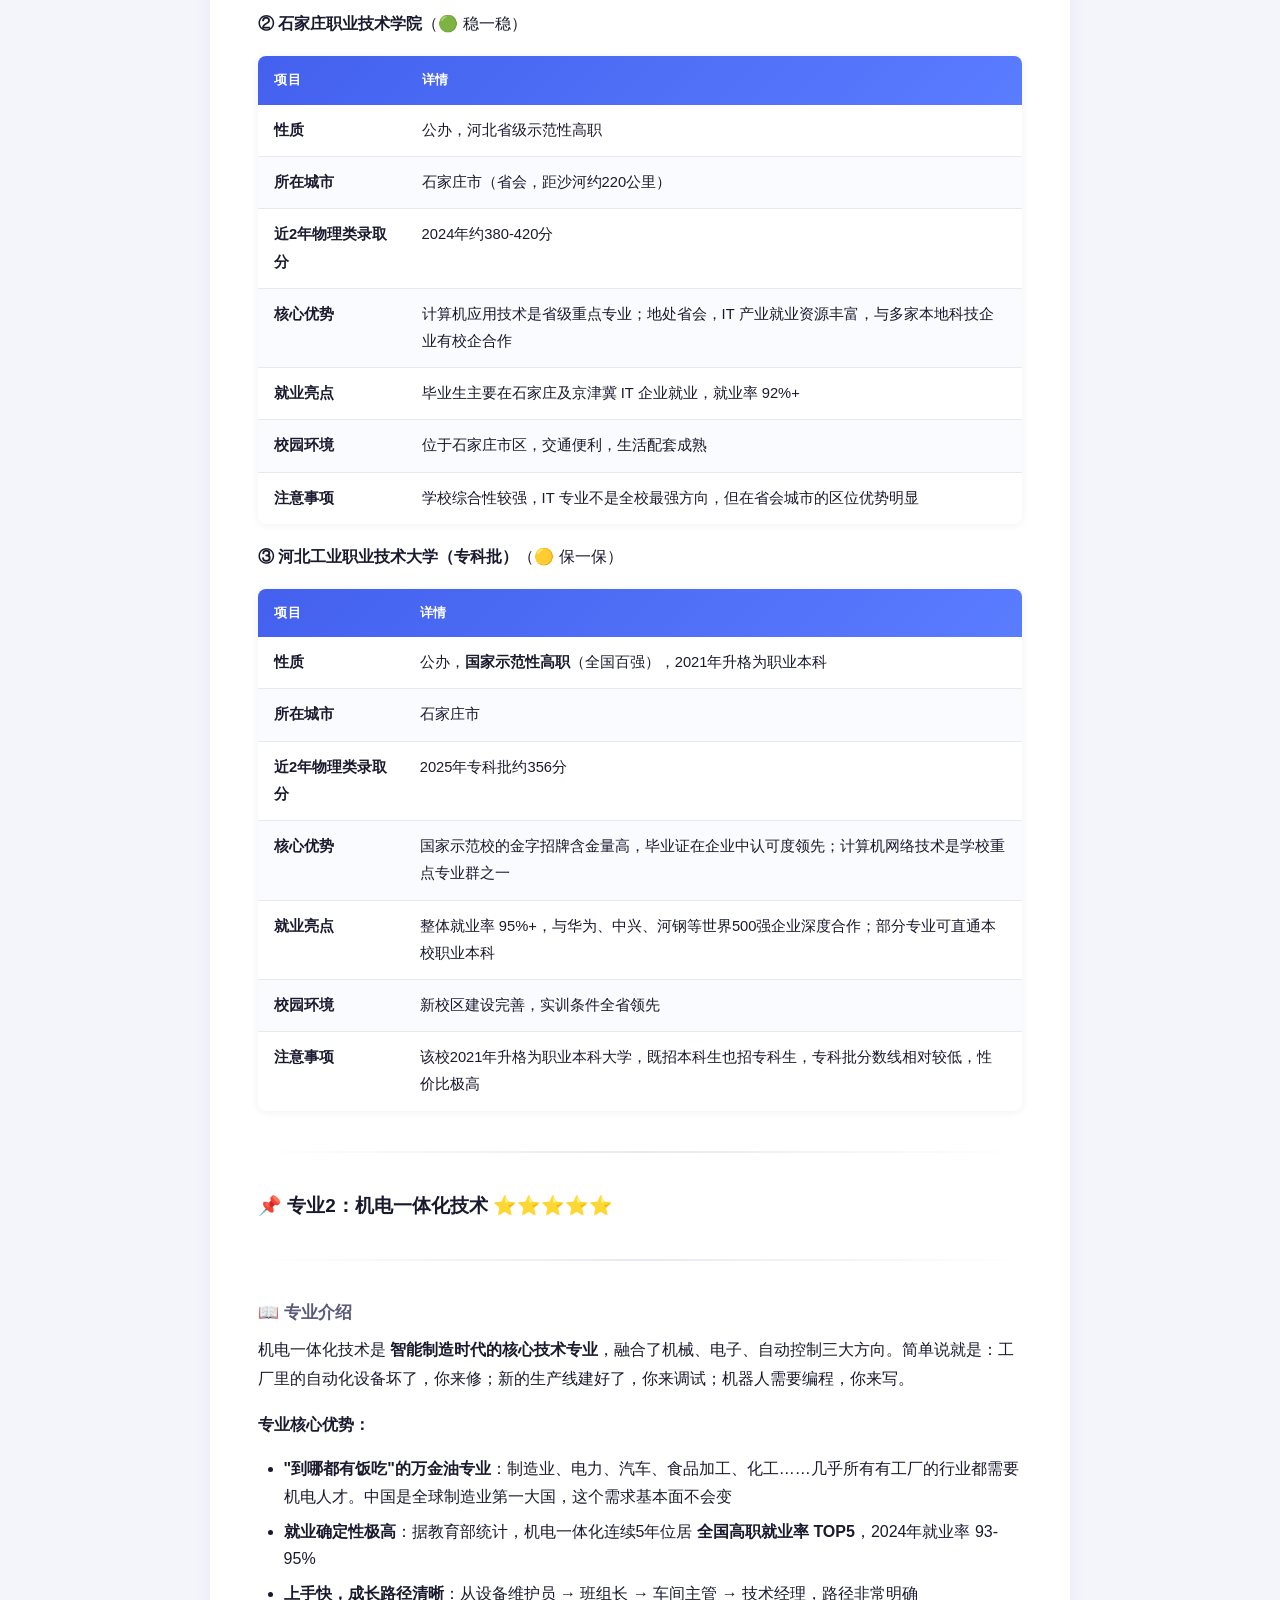
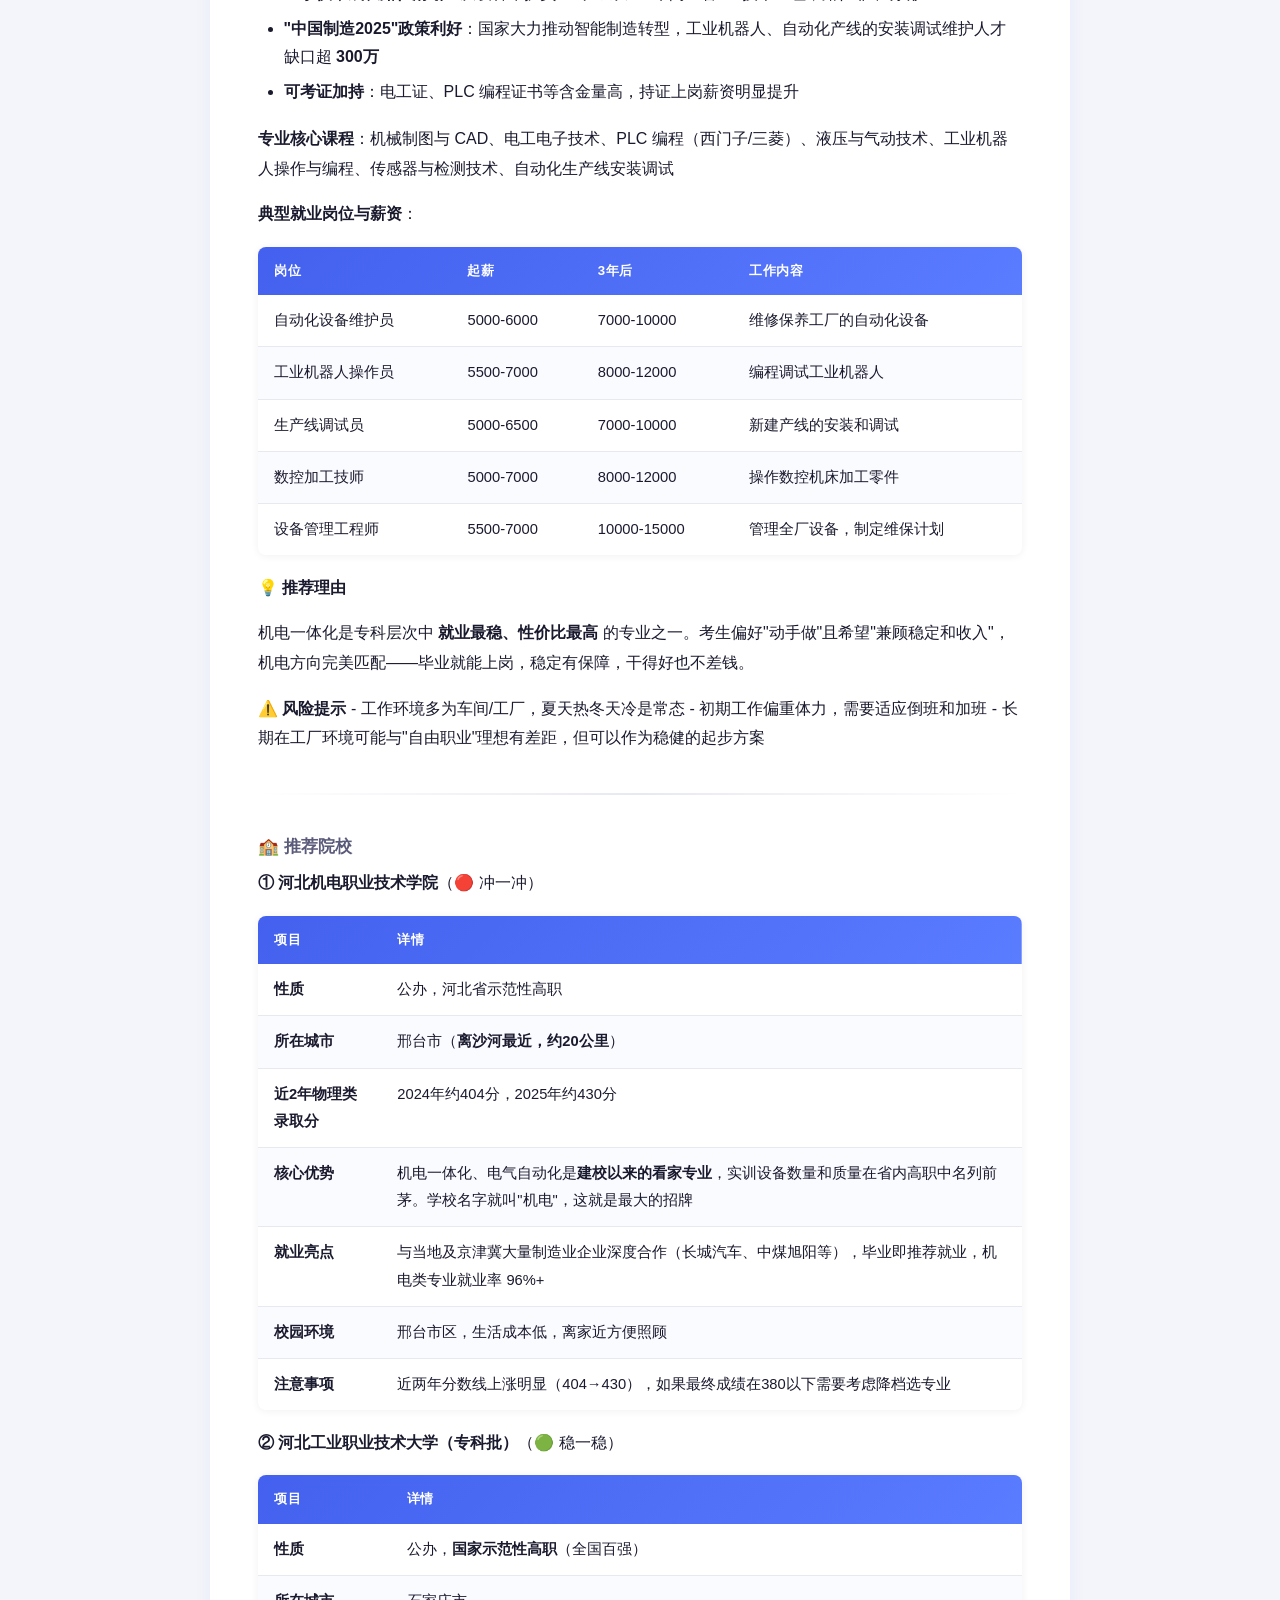
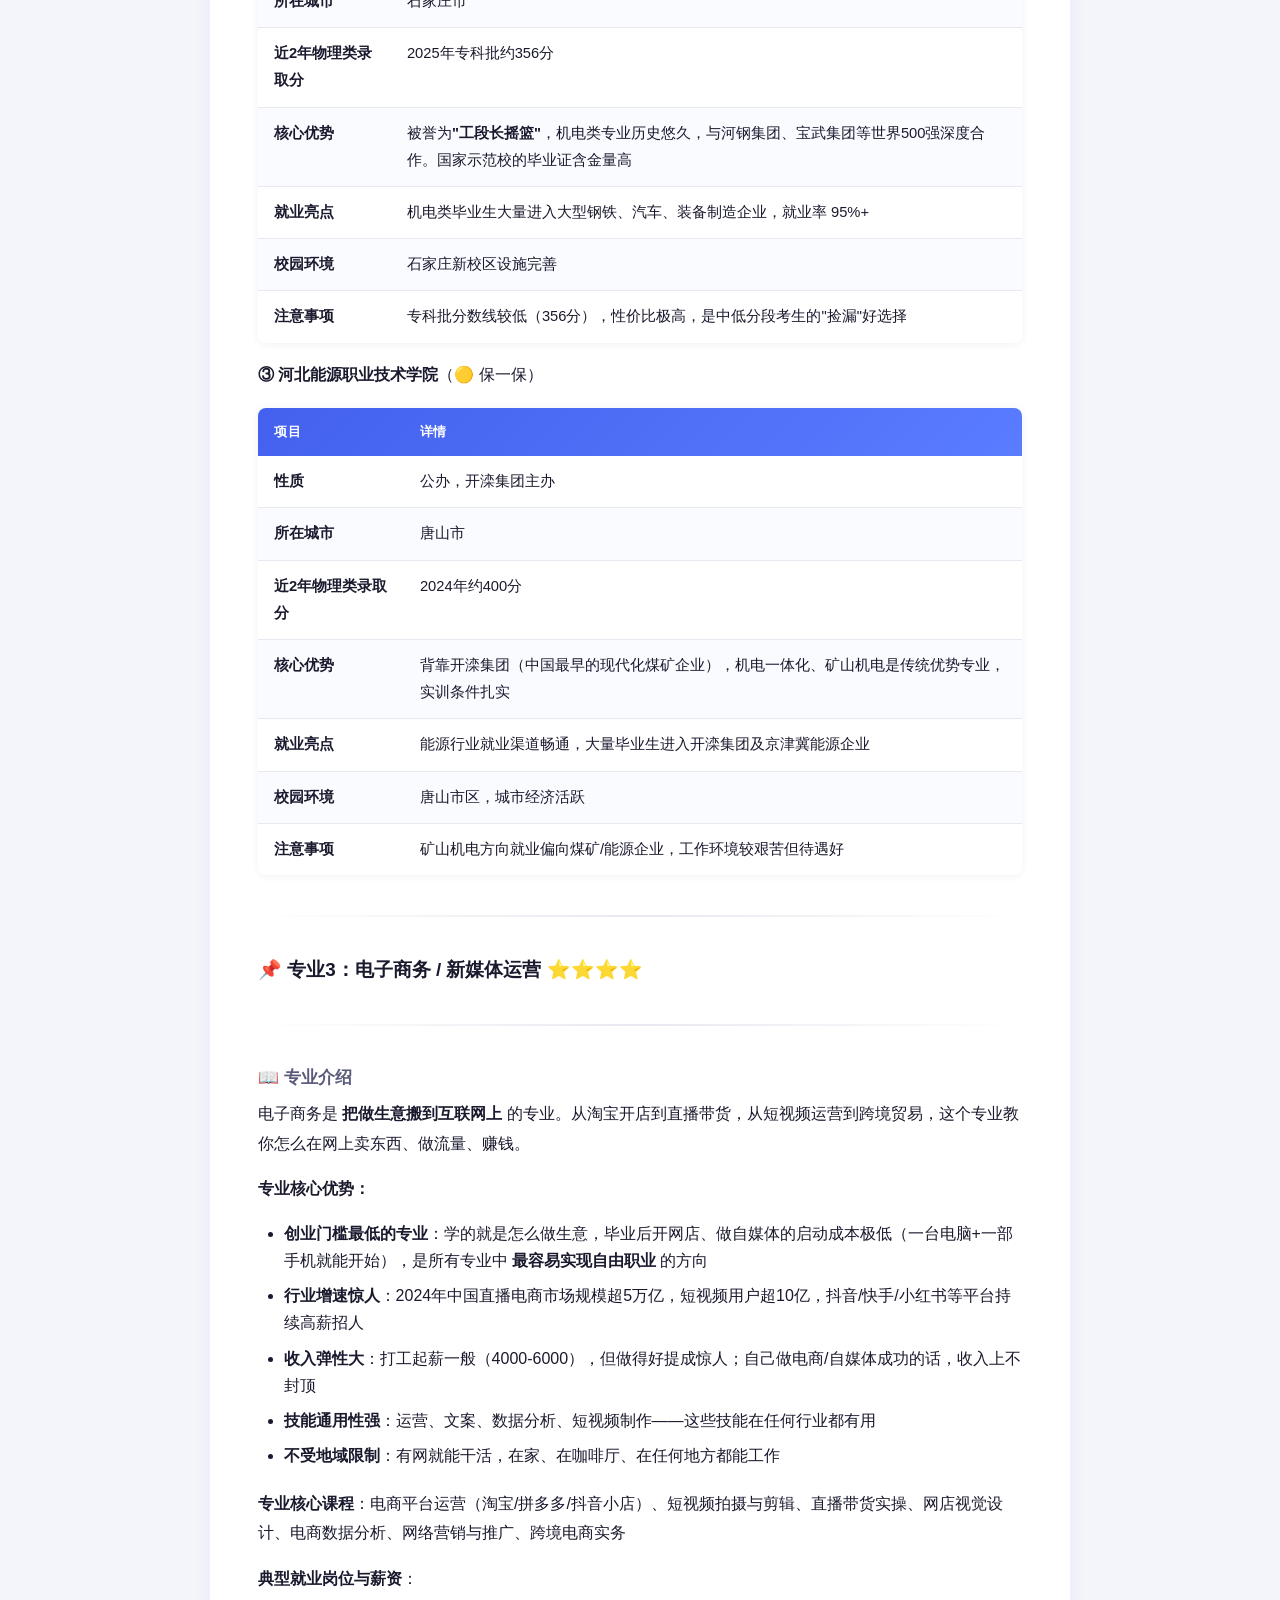
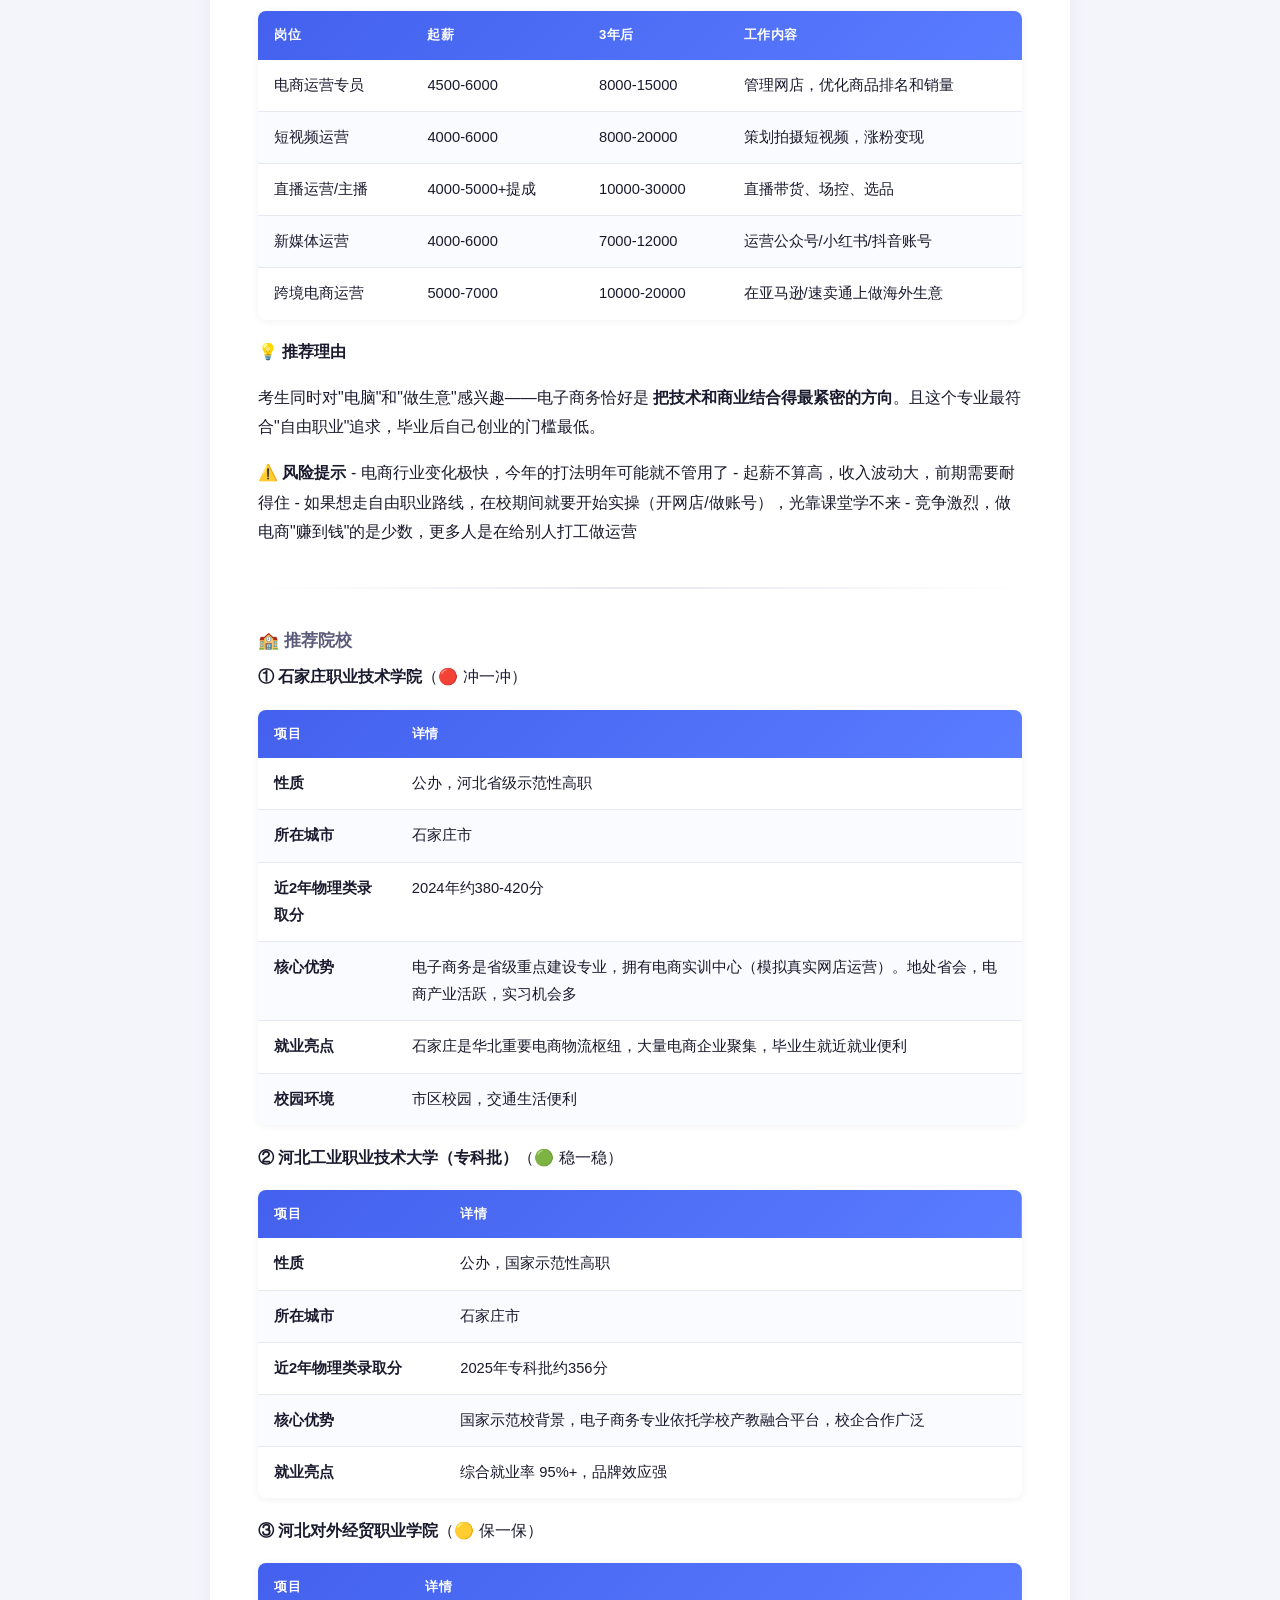
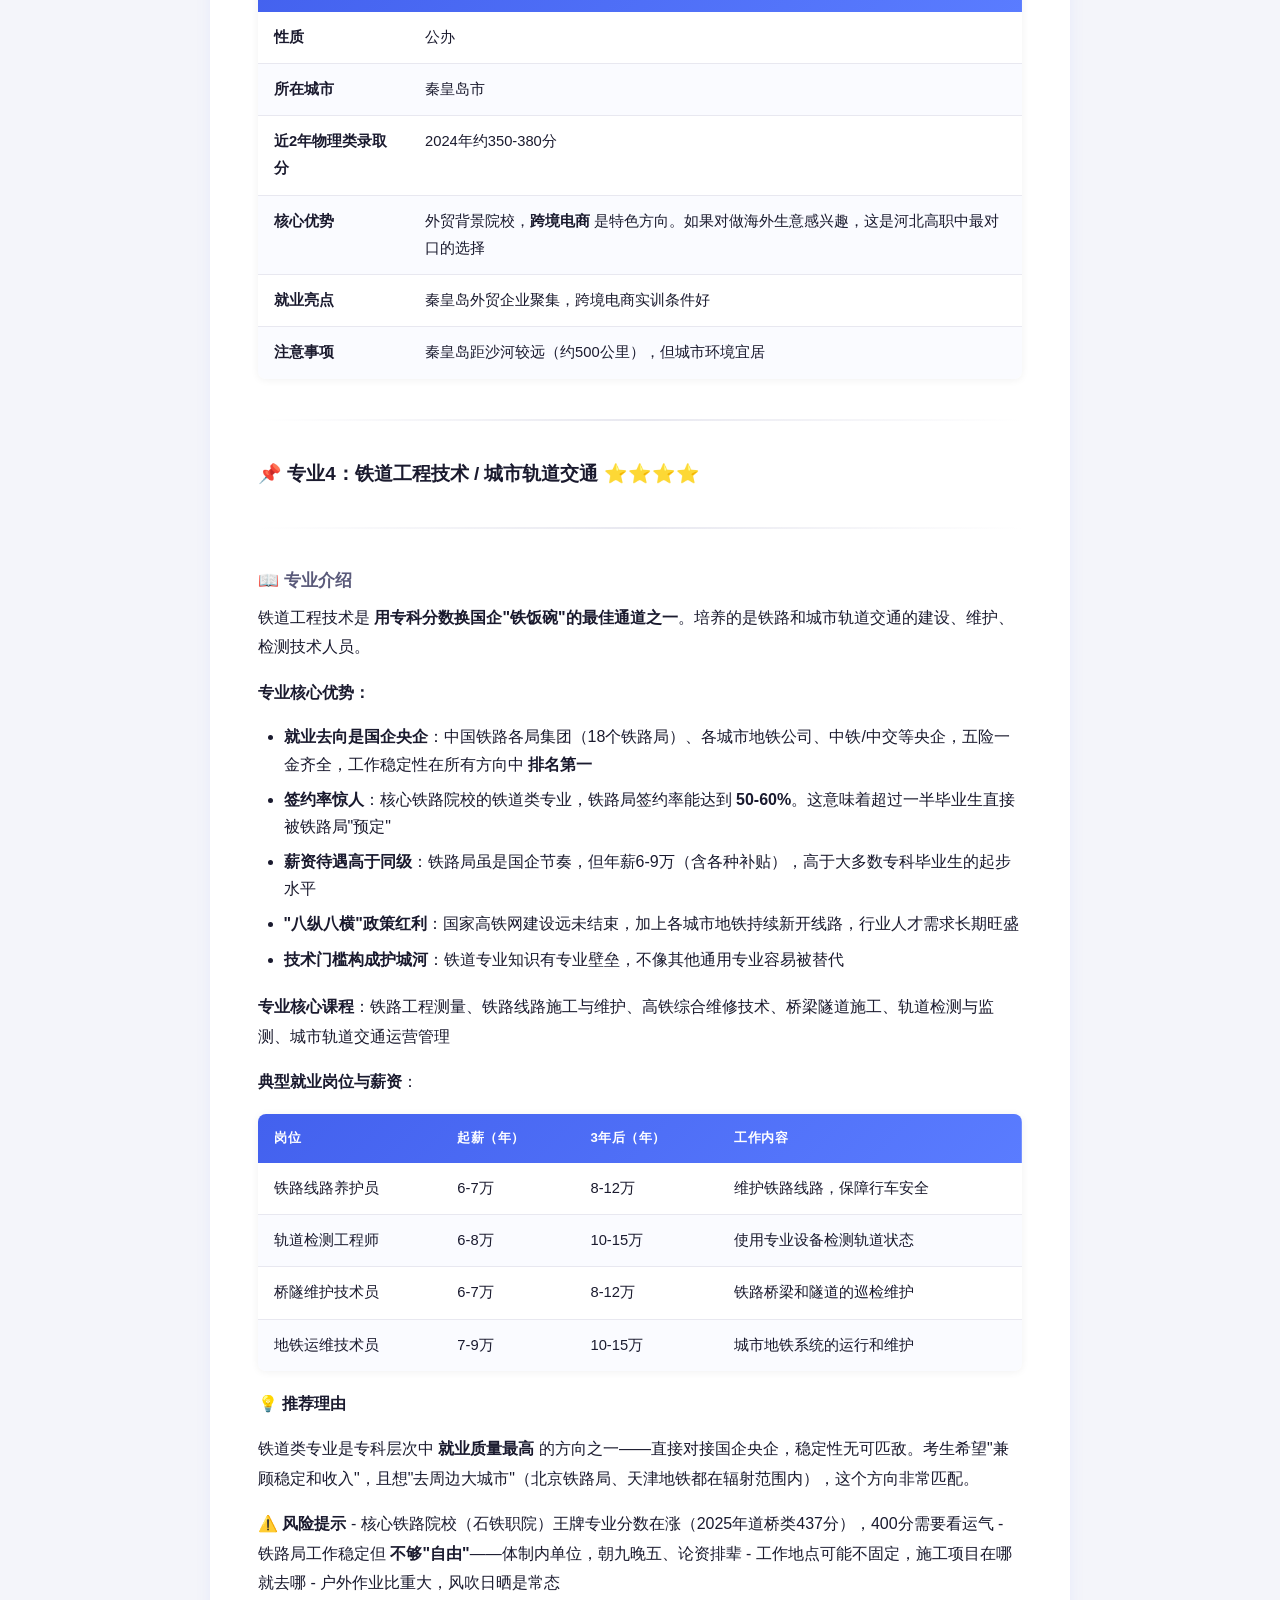
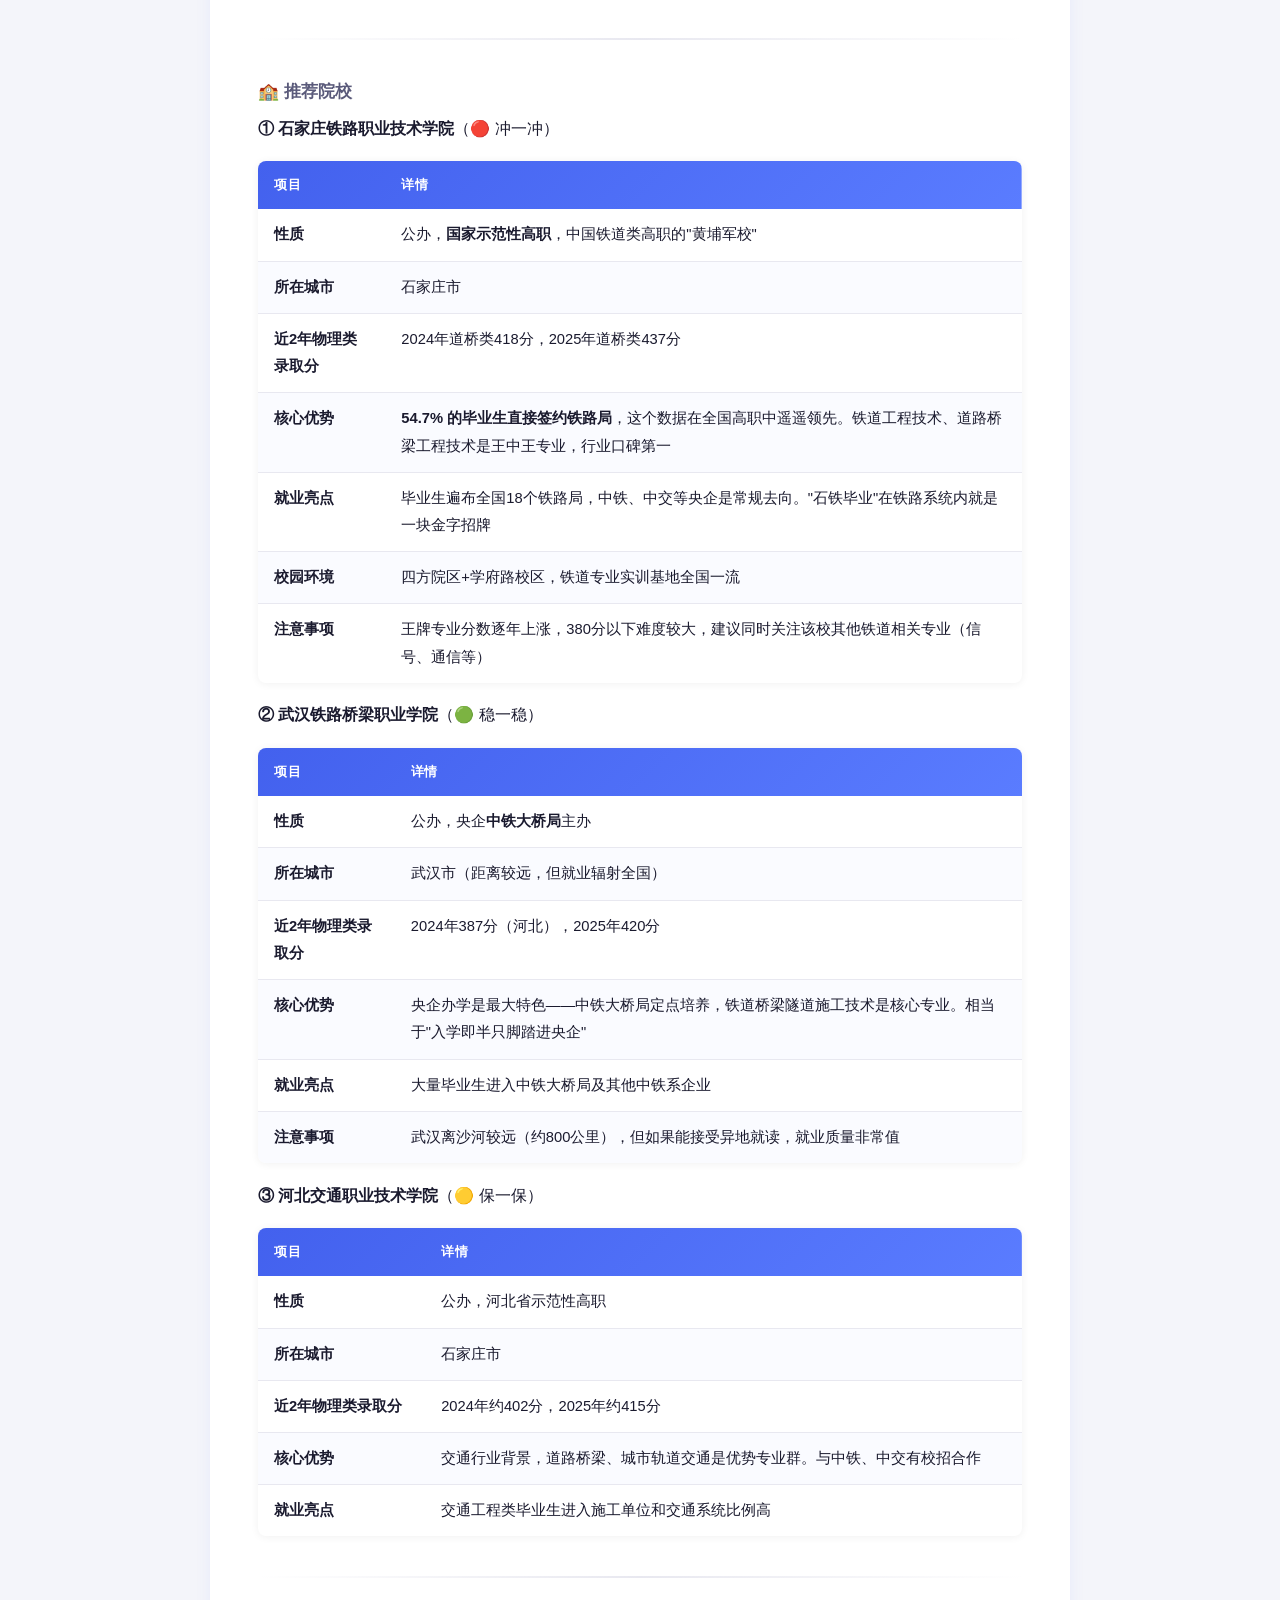
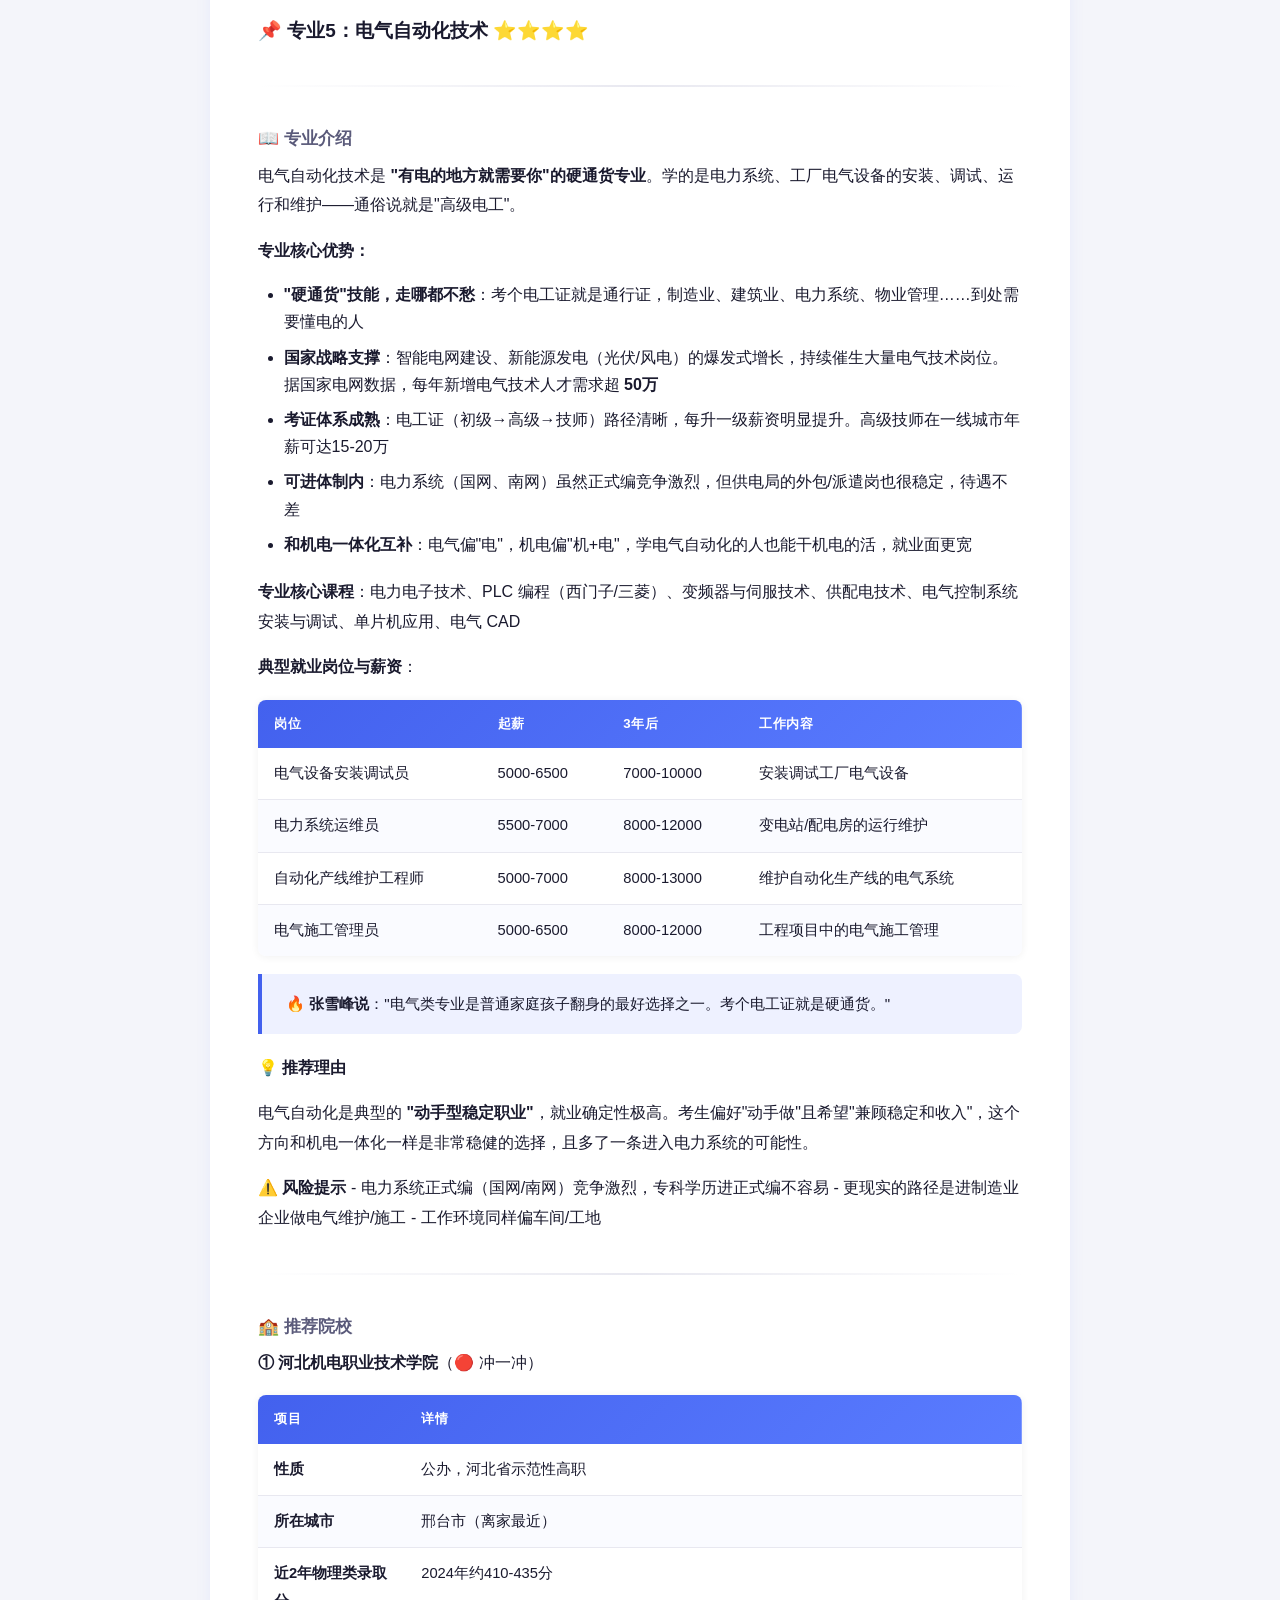
<file: report-v2.html>
<!DOCTYPE html>
<html lang="zh-CN">
<head>
<meta charset="UTF-8">
<meta name="viewport" content="width=device-width, initial-scale=1.0">
<title>高考方向推荐报告 | 志选 ZhiXuan</title>
<style>/* ===== 志选 ZhiXuan · 报告样式 ===== */

:root {
  --bg: #f4f5fa;
  --card-bg: #ffffff;
  --text: #1a1a2e;
  --text-sec: #5a5a7a;
  --primary: #4361ee;
  --primary-light: #eef1ff;
  --accent: #f72585;
  --gold: #e6a817;
  --success: #10b981;
  --warning: #f59e0b;
  --danger: #ef4444;
  --border: #e8e8f0;
  --shadow: 0 2px 16px rgba(67,97,238,.08);
  --radius: 14px;
  --radius-sm: 8px;
  --font: "PingFang SC","Hiragino Sans GB","Microsoft YaHei",-apple-system,BlinkMacSystemFont,"Segoe UI",sans-serif;
}

*,*::before,*::after{box-sizing:border-box;margin:0;padding:0}
html{scroll-behavior:smooth;-webkit-text-size-adjust:100%}

body{
  font-family:var(--font);font-size:16px;line-height:1.85;
  color:var(--text);background:var(--bg);min-height:100vh;
}

/* Header */
.page-header{
  background:linear-gradient(135deg,#4361ee 0%,#7209b7 50%,#f72585 100%);
  color:#fff;padding:64px 20px 54px;text-align:center;
  position:relative;overflow:hidden;
}
.page-header::before{
  content:"";position:absolute;top:-50%;left:-50%;width:200%;height:200%;
  background:radial-gradient(circle,rgba(255,255,255,.1) 0%,transparent 60%);
  animation:shimmer 8s ease-in-out infinite;
}
@keyframes shimmer{
  0%,100%{transform:translate(-30%,-30%)}
  50%{transform:translate(10%,10%)}
}
.page-header h1{font-size:2.5em;font-weight:800;letter-spacing:2px;position:relative;z-index:1;text-shadow:0 2px 8px rgba(0,0,0,.2)}
.page-header .subtitle{font-size:1.1em;opacity:.9;margin-top:10px;position:relative;z-index:1}
.page-header .brand{
  display:inline-flex;align-items:center;gap:8px;margin-top:18px;
  padding:8px 22px;background:rgba(255,255,255,.15);border-radius:100px;
  font-size:.9em;backdrop-filter:blur(10px);position:relative;z-index:1;
}

/* Container */
.container{max-width:900px;margin:-30px auto 60px;padding:0 20px;position:relative;z-index:2}
.content-card{
  background:var(--card-bg);border-radius:var(--radius);
  box-shadow:var(--shadow);padding:48px 48px 56px;
}

/* Typography */
h1,h2,h3,h4,h5,h6{line-height:1.4;margin-top:2em;margin-bottom:.6em}

h2{font-size:1.75em;font-weight:800;padding-bottom:12px;border-bottom:3px solid var(--primary);margin-top:2.5em}
h2:first-child{margin-top:0}
h3{font-size:1.35em;font-weight:700;color:var(--primary)}
h4{font-size:1.18em;font-weight:700}
h5{font-size:1.05em;font-weight:600;color:var(--text-sec)}

p{margin-bottom:1em}
strong{font-weight:700}

a{color:var(--primary);text-decoration:none;transition:border-color .2s;border-bottom:1px solid transparent}
a:hover{border-bottom-color:var(--primary)}

/* Lists */
ul,ol{margin:.8em 0 1.2em 1.6em}
li{margin-bottom:.5em;line-height:1.7}

/* Blockquote */
blockquote{
  margin:1.2em 0;padding:16px 20px 16px 24px;
  border-left:4px solid var(--primary);background:var(--primary-light);
  border-radius:0 var(--radius-sm) var(--radius-sm) 0;font-size:.95em;
}
blockquote p{margin-bottom:.5em}
blockquote p:last-child{margin-bottom:0}

/* Table */
table{
  width:100%;border-collapse:separate;border-spacing:0;
  margin:1.2em 0;font-size:.92em;border-radius:var(--radius-sm);
  overflow:hidden;box-shadow:0 1px 8px rgba(0,0,0,.06);
}
thead{background:linear-gradient(135deg,var(--primary),#5a7cff);color:#fff}
th{padding:12px 16px;text-align:left;font-weight:600;font-size:.9em;letter-spacing:.5px;white-space:nowrap}
td{padding:12px 16px;border-bottom:1px solid var(--border);vertical-align:top}
tbody tr:last-child td{border-bottom:none}
tbody tr:nth-child(even){background:#fafbff}
tbody tr:hover{background:var(--primary-light)}

/* Code */
code{font-family:"SF Mono","Fira Code",monospace;font-size:.88em;background:#f0f1f5;padding:2px 6px;border-radius:4px;color:var(--accent)}
pre{margin:1.2em 0;padding:20px 24px;background:#1e1e2e;color:#cdd6f4;border-radius:var(--radius-sm);overflow-x:auto;font-size:.9em;line-height:1.6}
pre code{background:none;padding:0;color:inherit}

/* HR */
hr{border:none;height:2px;background:linear-gradient(90deg,transparent,var(--border),transparent);margin:2.5em 0}

/* Footer */
.page-footer{text-align:center;padding:40px 20px;color:var(--text-sec);font-size:.85em}
.page-footer .brand-footer{font-size:1.1em;font-weight:600;color:var(--primary);margin-bottom:8px}

/* Responsive */
@media(max-width:768px){
  .content-card{padding:24px 20px}
  .page-header{padding:40px 16px 36px}
  .page-header h1{font-size:1.8em}
  h2{font-size:1.5em}
  table{font-size:.85em}
  th,td{padding:8px 10px}
}
@media(max-width:480px){
  .content-card{padding:16px 14px}
  .page-header h1{font-size:1.5em}
  body{font-size:15px}
  table{display:block;overflow-x:auto}
}

/* Print */
@media print{
  body{background:#fff}
  .page-header{background:#4361ee!important;-webkit-print-color-adjust:exact}
  .content-card{box-shadow:none;border:1px solid #ddd}
}
</style>
</head>
<body>
<header class="page-header">
  <h1>🎓 高考方向推荐报告</h1>
  <p class="subtitle">基于张雪峰方法论 · AI 深度分析 · 一对一定制</p>
  <span class="brand">✨ 志选 ZhiXuan · 智能高考志愿推荐</span>
</header>
<main class="container">
  <article class="content-card">

<hr />
<h2>📋 第一部分：一页纸总结（给家长看）</h2>
<h3>基本情况</h3>
<p>您儿子是河北沙河一中的男生，选的是物理+化学+生物（纯理科），目前成绩在 <strong>300-400分</strong> 段位。在河北，这个分数读 <strong>优质公办专科</strong> 是最务实的选择。</p>
<blockquote>
<p>🔥 <strong>张雪峰说</strong>："不要在烂本科和好专科之间纠结。好专科的王牌专业，就业率和薪资秒杀大把二本三本。"</p>
</blockquote>
<h3>🎯 最推荐的3个方向</h3>
<ol>
<li><strong>计算机类（软件/网络/运维）</strong> → 学编程和IT技术 → 干程序员、运维工程师 → 起步月薪5000-8000，干得好过万</li>
<li><strong>机电一体化/电气自动化</strong> → 学设备维修和自动化控制 → 进工厂当技术员 → 月薪5000-7000，稳定有保障</li>
<li><strong>电子商务/新媒体运营</strong> → 学网上开店和短视频运营 → 自己做生意或进互联网公司 → 收入弹性大</li>
</ol>
<h3>❌ 不建议碰的方向</h3>
<ul>
<li><strong>纯理论类专业</strong>（物理学、数学等）：专科层次几乎无就业出路</li>
<li><strong>外语类/国际贸易</strong>：英语要求高，专科竞争力弱</li>
<li><strong>护理/学前教育</strong>：男生就业面窄</li>
<li><strong>民办本科的冷门专业</strong>：花三四万学费拿个没竞争力的本科证，不如公办专科学个硬技术</li>
</ul>
<h3>📌 家长现在该做什么</h3>
<ol>
<li><strong>和孩子确认兴趣</strong>：问问他具体喜欢电脑的哪方面——是玩游戏还是想学做软件？这些细节直接影响专业选择</li>
<li><strong>盯着最后冲刺</strong>：哪怕多考20-30分，能选的好学校好专业就多很多</li>
<li><strong>提前了解目标学校</strong>：网上搜搜下面推荐的几所学校，有机会去实地看看</li>
</ol>
<hr />
<h2>📊 第二部分：详细推荐报告</h2>
<hr />
<h3>1. 考生基本信息与分数定位</h3>
<table>
<thead>
<tr>
<th>项目</th>
<th>详情</th>
</tr>
</thead>
<tbody>
<tr>
<td><strong>省份/学校</strong></td>
<td>河北省邢台·沙河一中</td>
</tr>
<tr>
<td><strong>高考模式</strong></td>
<td>新高考 3+1+2（物理+化学+生物）</td>
</tr>
<tr>
<td><strong>成绩段位</strong></td>
<td>专科段 / 300-400分</td>
</tr>
<tr>
<td><strong>性格特点</strong></td>
<td>均衡型，偏好动手实操，对电脑和商业感兴趣</td>
</tr>
<tr>
<td><strong>核心诉求</strong></td>
<td>兼顾稳定与收入，倾向自由灵活的工作方式</td>
</tr>
<tr>
<td><strong>目标城市</strong></td>
<td>河北周边大城市（石家庄/北京/天津）</td>
</tr>
<tr>
<td><strong>家庭条件</strong></td>
<td>普通家庭，优先公办低学费院校</td>
</tr>
</tbody>
</table>
<h4>分数定位</h4>
<p>河北近三年物理类本科线持续上涨（2023年439分→2025年459分），2026年预计在 <strong>465-475分</strong> 左右。300-400分 <strong>明确处于专科批次</strong>，策略很清晰：<strong>放弃挣扎本科线，全力在优质公办专科的王牌专业中挑选。</strong></p>
<table>
<thead>
<tr>
<th>分数段</th>
<th>可选范围</th>
<th>策略</th>
</tr>
</thead>
<tbody>
<tr>
<td>380-400分</td>
<td>省内外优质公办高职的中等专业</td>
<td>🟢 稳妥填报</td>
</tr>
<tr>
<td>350-380分</td>
<td>省内公办高职的大部分专业</td>
<td>🟡 保底填报</td>
</tr>
<tr>
<td>300-350分</td>
<td>公办高职普通专业</td>
<td>🟡 兜底填报</td>
</tr>
</tbody>
</table>
<blockquote>
<p>⚠️ <strong>重要提醒</strong>：如果实际分数在 380-400 段位，选择面会显著好于 300-350。建议高考前几次模考认真对待，尽可能稳定在 <strong>380分以上</strong>。</p>
</blockquote>
<hr />
<h3>2. 推荐专业详解</h3>
<hr />
<h4>📌 专业1：计算机应用技术 / 软件技术 ⭐⭐⭐⭐⭐</h4>
<hr />
<h5>📖 专业介绍</h5>
<p>计算机应用技术/软件技术是当前 <strong>就业面最广、薪资天花板最高</strong> 的专科专业之一。这个专业培养的是能直接上手干活的 IT 技术人员——写代码、搭网站、管服务器、维护网络，都是核心技能。</p>
<p><strong>专业核心优势：</strong></p>
<ul>
<li><strong>就业面极广</strong>：不限行业，银行、医院、政府、工厂、互联网公司……几乎所有单位都需要 IT 人才。据工信部数据，2025年我国软件从业人员缺口超 <strong>150万</strong></li>
<li><strong>薪资天花板高</strong>：IT 是少数专科学历也能拿到高薪的行业。初级岗位 5000-8000/月，3年经验可达 8000-15000/月，技术过硬的独立开发者年收入可达 20-50万</li>
<li><strong>专升本/深造通道好</strong>：计算机类专升本录取率在河北各专业中排前列，且有大量线上学习资源可以自我提升</li>
<li><strong>自由职业可能性最大</strong>：程序员是最容易实现远程办公、接私活、做独立产品的职业之一</li>
<li><strong>入行门槛逐渐降低</strong>：AI 辅助编程工具（如 Copilot）的普及，让编程学习曲线大幅降低，专科生也能快速上手</li>
</ul>
<p><strong>专业核心课程</strong>：Python 编程、Web 前端开发（HTML/CSS/JavaScript）、数据库技术（MySQL）、Linux 操作系统、网络基础与运维、软件测试基础</p>
<p><strong>典型就业岗位与薪资</strong>：</p>
<table>
<thead>
<tr>
<th>岗位</th>
<th>起薪</th>
<th>3年后</th>
<th>工作内容</th>
</tr>
</thead>
<tbody>
<tr>
<td>前端开发工程师</td>
<td>6000-8000</td>
<td>10000-18000</td>
<td>做网站、小程序的界面和交互</td>
</tr>
<tr>
<td>软件测试工程师</td>
<td>5000-7000</td>
<td>8000-15000</td>
<td>找 Bug、写测试用例、保证软件质量</td>
</tr>
<tr>
<td>IT 运维工程师</td>
<td>5000-7000</td>
<td>8000-12000</td>
<td>管服务器、保障系统稳定运行</td>
</tr>
<tr>
<td>网络管理员</td>
<td>4500-6000</td>
<td>7000-10000</td>
<td>维护公司网络、排查故障</td>
</tr>
<tr>
<td>技术支持工程师</td>
<td>4500-6000</td>
<td>7000-10000</td>
<td>帮客户解决技术问题</td>
</tr>
</tbody>
</table>
<blockquote>
<p>数据来源：麦可思2024就业蓝皮书、Boss直聘2025年薪酬报告</p>
</blockquote>
<p><strong>💡 推荐理由</strong></p>
<p>考生对"电脑/编程"有兴趣且追求"自由灵活"的工作方式——计算机专业恰好是专科层次中 <strong>最能把兴趣变成饭碗、最容易实现自由职业</strong> 的方向。学会编程后，无论打工还是创业都有底气。</p>
<p><strong>⚠️ 风险提示</strong>
- 专科层次计算机就业竞争激烈，<strong>必须在校期间额外自学</strong>（刷题、做项目、考证），光靠课堂远远不够
- IT 行业变化快，需要终身学习的心态
- 如果对编程完全没感觉（只是喜欢玩游戏），这个方向会比较痛苦</p>
<hr />
<h5>🏫 推荐院校</h5>
<p><strong>① 河北软件职业技术学院</strong>（🔴 冲一冲）</p>
<table>
<thead>
<tr>
<th>项目</th>
<th>详情</th>
</tr>
</thead>
<tbody>
<tr>
<td><strong>性质</strong></td>
<td>公办，全国唯一以"软件"命名的高职院校</td>
</tr>
<tr>
<td><strong>所在城市</strong></td>
<td>保定市（距沙河约230公里，高铁1.5小时）</td>
</tr>
<tr>
<td><strong>近2年物理类录取分</strong></td>
<td>2024年约400-430分</td>
</tr>
<tr>
<td><strong>核心优势</strong></td>
<td>软件技术、计算机应用是<strong>国家级骨干专业</strong>；华为 ICT 学院、中软国际等企业深度合作，学生在校就能接触企业真实项目</td>
</tr>
<tr>
<td><strong>就业亮点</strong></td>
<td>软件类专业就业率 95%+，大量毕业生进入北京、天津互联网及 IT 企业；专升本率在同类院校中领先</td>
</tr>
<tr>
<td><strong>校园环境</strong></td>
<td>校园设施较新，拥有全省高职中最大的软件实训中心</td>
</tr>
<tr>
<td><strong>注意事项</strong></td>
<td>王牌专业分数偏高（400+），如果考生最终成绩在350-380区间，可能需要选该校的非王牌专业做保底</td>
</tr>
</tbody>
</table>
<p><strong>② 石家庄职业技术学院</strong>（🟢 稳一稳）</p>
<table>
<thead>
<tr>
<th>项目</th>
<th>详情</th>
</tr>
</thead>
<tbody>
<tr>
<td><strong>性质</strong></td>
<td>公办，河北省级示范性高职</td>
</tr>
<tr>
<td><strong>所在城市</strong></td>
<td>石家庄市（省会，距沙河约220公里）</td>
</tr>
<tr>
<td><strong>近2年物理类录取分</strong></td>
<td>2024年约380-420分</td>
</tr>
<tr>
<td><strong>核心优势</strong></td>
<td>计算机应用技术是省级重点专业；地处省会，IT 产业就业资源丰富，与多家本地科技企业有校企合作</td>
</tr>
<tr>
<td><strong>就业亮点</strong></td>
<td>毕业生主要在石家庄及京津冀 IT 企业就业，就业率 92%+</td>
</tr>
<tr>
<td><strong>校园环境</strong></td>
<td>位于石家庄市区，交通便利，生活配套成熟</td>
</tr>
<tr>
<td><strong>注意事项</strong></td>
<td>学校综合性较强，IT 专业不是全校最强方向，但在省会城市的区位优势明显</td>
</tr>
</tbody>
</table>
<p><strong>③ 河北工业职业技术大学（专科批）</strong>（🟡 保一保）</p>
<table>
<thead>
<tr>
<th>项目</th>
<th>详情</th>
</tr>
</thead>
<tbody>
<tr>
<td><strong>性质</strong></td>
<td>公办，<strong>国家示范性高职</strong>（全国百强），2021年升格为职业本科</td>
</tr>
<tr>
<td><strong>所在城市</strong></td>
<td>石家庄市</td>
</tr>
<tr>
<td><strong>近2年物理类录取分</strong></td>
<td>2025年专科批约356分</td>
</tr>
<tr>
<td><strong>核心优势</strong></td>
<td>国家示范校的金字招牌含金量高，毕业证在企业中认可度领先；计算机网络技术是学校重点专业群之一</td>
</tr>
<tr>
<td><strong>就业亮点</strong></td>
<td>整体就业率 95%+，与华为、中兴、河钢等世界500强企业深度合作；部分专业可直通本校职业本科</td>
</tr>
<tr>
<td><strong>校园环境</strong></td>
<td>新校区建设完善，实训条件全省领先</td>
</tr>
<tr>
<td><strong>注意事项</strong></td>
<td>该校2021年升格为职业本科大学，既招本科生也招专科生，专科批分数线相对较低，性价比极高</td>
</tr>
</tbody>
</table>
<hr />
<h4>📌 专业2：机电一体化技术 ⭐⭐⭐⭐⭐</h4>
<hr />
<h5>📖 专业介绍</h5>
<p>机电一体化技术是 <strong>智能制造时代的核心技术专业</strong>，融合了机械、电子、自动控制三大方向。简单说就是：工厂里的自动化设备坏了，你来修；新的生产线建好了，你来调试；机器人需要编程，你来写。</p>
<p><strong>专业核心优势：</strong></p>
<ul>
<li><strong>"到哪都有饭吃"的万金油专业</strong>：制造业、电力、汽车、食品加工、化工……几乎所有有工厂的行业都需要机电人才。中国是全球制造业第一大国，这个需求基本面不会变</li>
<li><strong>就业确定性极高</strong>：据教育部统计，机电一体化连续5年位居 <strong>全国高职就业率 TOP5</strong>，2024年就业率 93-95%</li>
<li><strong>上手快，成长路径清晰</strong>：从设备维护员 → 班组长 → 车间主管 → 技术经理，路径非常明确</li>
<li><strong>"中国制造2025"政策利好</strong>：国家大力推动智能制造转型，工业机器人、自动化产线的安装调试维护人才缺口超 <strong>300万</strong></li>
<li><strong>可考证加持</strong>：电工证、PLC 编程证书等含金量高，持证上岗薪资明显提升</li>
</ul>
<p><strong>专业核心课程</strong>：机械制图与 CAD、电工电子技术、PLC 编程（西门子/三菱）、液压与气动技术、工业机器人操作与编程、传感器与检测技术、自动化生产线安装调试</p>
<p><strong>典型就业岗位与薪资</strong>：</p>
<table>
<thead>
<tr>
<th>岗位</th>
<th>起薪</th>
<th>3年后</th>
<th>工作内容</th>
</tr>
</thead>
<tbody>
<tr>
<td>自动化设备维护员</td>
<td>5000-6000</td>
<td>7000-10000</td>
<td>维修保养工厂的自动化设备</td>
</tr>
<tr>
<td>工业机器人操作员</td>
<td>5500-7000</td>
<td>8000-12000</td>
<td>编程调试工业机器人</td>
</tr>
<tr>
<td>生产线调试员</td>
<td>5000-6500</td>
<td>7000-10000</td>
<td>新建产线的安装和调试</td>
</tr>
<tr>
<td>数控加工技师</td>
<td>5000-7000</td>
<td>8000-12000</td>
<td>操作数控机床加工零件</td>
</tr>
<tr>
<td>设备管理工程师</td>
<td>5500-7000</td>
<td>10000-15000</td>
<td>管理全厂设备，制定维保计划</td>
</tr>
</tbody>
</table>
<p><strong>💡 推荐理由</strong></p>
<p>机电一体化是专科层次中 <strong>就业最稳、性价比最高</strong> 的专业之一。考生偏好"动手做"且希望"兼顾稳定和收入"，机电方向完美匹配——毕业就能上岗，稳定有保障，干得好也不差钱。</p>
<p><strong>⚠️ 风险提示</strong>
- 工作环境多为车间/工厂，夏天热冬天冷是常态
- 初期工作偏重体力，需要适应倒班和加班
- 长期在工厂环境可能与"自由职业"理想有差距，但可以作为稳健的起步方案</p>
<hr />
<h5>🏫 推荐院校</h5>
<p><strong>① 河北机电职业技术学院</strong>（🔴 冲一冲）</p>
<table>
<thead>
<tr>
<th>项目</th>
<th>详情</th>
</tr>
</thead>
<tbody>
<tr>
<td><strong>性质</strong></td>
<td>公办，河北省示范性高职</td>
</tr>
<tr>
<td><strong>所在城市</strong></td>
<td>邢台市（<strong>离沙河最近，约20公里</strong>）</td>
</tr>
<tr>
<td><strong>近2年物理类录取分</strong></td>
<td>2024年约404分，2025年约430分</td>
</tr>
<tr>
<td><strong>核心优势</strong></td>
<td>机电一体化、电气自动化是<strong>建校以来的看家专业</strong>，实训设备数量和质量在省内高职中名列前茅。学校名字就叫"机电"，这就是最大的招牌</td>
</tr>
<tr>
<td><strong>就业亮点</strong></td>
<td>与当地及京津冀大量制造业企业深度合作（长城汽车、中煤旭阳等），毕业即推荐就业，机电类专业就业率 96%+</td>
</tr>
<tr>
<td><strong>校园环境</strong></td>
<td>邢台市区，生活成本低，离家近方便照顾</td>
</tr>
<tr>
<td><strong>注意事项</strong></td>
<td>近两年分数线上涨明显（404→430），如果最终成绩在380以下需要考虑降档选专业</td>
</tr>
</tbody>
</table>
<p><strong>② 河北工业职业技术大学（专科批）</strong>（🟢 稳一稳）</p>
<table>
<thead>
<tr>
<th>项目</th>
<th>详情</th>
</tr>
</thead>
<tbody>
<tr>
<td><strong>性质</strong></td>
<td>公办，<strong>国家示范性高职</strong>（全国百强）</td>
</tr>
<tr>
<td><strong>所在城市</strong></td>
<td>石家庄市</td>
</tr>
<tr>
<td><strong>近2年物理类录取分</strong></td>
<td>2025年专科批约356分</td>
</tr>
<tr>
<td><strong>核心优势</strong></td>
<td>被誉为<strong>"工段长摇篮"</strong>，机电类专业历史悠久，与河钢集团、宝武集团等世界500强深度合作。国家示范校的毕业证含金量高</td>
</tr>
<tr>
<td><strong>就业亮点</strong></td>
<td>机电类毕业生大量进入大型钢铁、汽车、装备制造企业，就业率 95%+</td>
</tr>
<tr>
<td><strong>校园环境</strong></td>
<td>石家庄新校区设施完善</td>
</tr>
<tr>
<td><strong>注意事项</strong></td>
<td>专科批分数线较低（356分），性价比极高，是中低分段考生的"捡漏"好选择</td>
</tr>
</tbody>
</table>
<p><strong>③ 河北能源职业技术学院</strong>（🟡 保一保）</p>
<table>
<thead>
<tr>
<th>项目</th>
<th>详情</th>
</tr>
</thead>
<tbody>
<tr>
<td><strong>性质</strong></td>
<td>公办，开滦集团主办</td>
</tr>
<tr>
<td><strong>所在城市</strong></td>
<td>唐山市</td>
</tr>
<tr>
<td><strong>近2年物理类录取分</strong></td>
<td>2024年约400分</td>
</tr>
<tr>
<td><strong>核心优势</strong></td>
<td>背靠开滦集团（中国最早的现代化煤矿企业），机电一体化、矿山机电是传统优势专业，实训条件扎实</td>
</tr>
<tr>
<td><strong>就业亮点</strong></td>
<td>能源行业就业渠道畅通，大量毕业生进入开滦集团及京津冀能源企业</td>
</tr>
<tr>
<td><strong>校园环境</strong></td>
<td>唐山市区，城市经济活跃</td>
</tr>
<tr>
<td><strong>注意事项</strong></td>
<td>矿山机电方向就业偏向煤矿/能源企业，工作环境较艰苦但待遇好</td>
</tr>
</tbody>
</table>
<hr />
<h4>📌 专业3：电子商务 / 新媒体运营 ⭐⭐⭐⭐</h4>
<hr />
<h5>📖 专业介绍</h5>
<p>电子商务是 <strong>把做生意搬到互联网上</strong> 的专业。从淘宝开店到直播带货，从短视频运营到跨境贸易，这个专业教你怎么在网上卖东西、做流量、赚钱。</p>
<p><strong>专业核心优势：</strong></p>
<ul>
<li><strong>创业门槛最低的专业</strong>：学的就是怎么做生意，毕业后开网店、做自媒体的启动成本极低（一台电脑+一部手机就能开始），是所有专业中 <strong>最容易实现自由职业</strong> 的方向</li>
<li><strong>行业增速惊人</strong>：2024年中国直播电商市场规模超5万亿，短视频用户超10亿，抖音/快手/小红书等平台持续高薪招人</li>
<li><strong>收入弹性大</strong>：打工起薪一般（4000-6000），但做得好提成惊人；自己做电商/自媒体成功的话，收入上不封顶</li>
<li><strong>技能通用性强</strong>：运营、文案、数据分析、短视频制作——这些技能在任何行业都有用</li>
<li><strong>不受地域限制</strong>：有网就能干活，在家、在咖啡厅、在任何地方都能工作</li>
</ul>
<p><strong>专业核心课程</strong>：电商平台运营（淘宝/拼多多/抖音小店）、短视频拍摄与剪辑、直播带货实操、网店视觉设计、电商数据分析、网络营销与推广、跨境电商实务</p>
<p><strong>典型就业岗位与薪资</strong>：</p>
<table>
<thead>
<tr>
<th>岗位</th>
<th>起薪</th>
<th>3年后</th>
<th>工作内容</th>
</tr>
</thead>
<tbody>
<tr>
<td>电商运营专员</td>
<td>4500-6000</td>
<td>8000-15000</td>
<td>管理网店，优化商品排名和销量</td>
</tr>
<tr>
<td>短视频运营</td>
<td>4000-6000</td>
<td>8000-20000</td>
<td>策划拍摄短视频，涨粉变现</td>
</tr>
<tr>
<td>直播运营/主播</td>
<td>4000-5000+提成</td>
<td>10000-30000</td>
<td>直播带货、场控、选品</td>
</tr>
<tr>
<td>新媒体运营</td>
<td>4000-6000</td>
<td>7000-12000</td>
<td>运营公众号/小红书/抖音账号</td>
</tr>
<tr>
<td>跨境电商运营</td>
<td>5000-7000</td>
<td>10000-20000</td>
<td>在亚马逊/速卖通上做海外生意</td>
</tr>
</tbody>
</table>
<p><strong>💡 推荐理由</strong></p>
<p>考生同时对"电脑"和"做生意"感兴趣——电子商务恰好是 <strong>把技术和商业结合得最紧密的方向</strong>。且这个专业最符合"自由职业"追求，毕业后自己创业的门槛最低。</p>
<p><strong>⚠️ 风险提示</strong>
- 电商行业变化极快，今年的打法明年可能就不管用了
- 起薪不算高，收入波动大，前期需要耐得住
- 如果想走自由职业路线，在校期间就要开始实操（开网店/做账号），光靠课堂学不来
- 竞争激烈，做电商"赚到钱"的是少数，更多人是在给别人打工做运营</p>
<hr />
<h5>🏫 推荐院校</h5>
<p><strong>① 石家庄职业技术学院</strong>（🔴 冲一冲）</p>
<table>
<thead>
<tr>
<th>项目</th>
<th>详情</th>
</tr>
</thead>
<tbody>
<tr>
<td><strong>性质</strong></td>
<td>公办，河北省级示范性高职</td>
</tr>
<tr>
<td><strong>所在城市</strong></td>
<td>石家庄市</td>
</tr>
<tr>
<td><strong>近2年物理类录取分</strong></td>
<td>2024年约380-420分</td>
</tr>
<tr>
<td><strong>核心优势</strong></td>
<td>电子商务是省级重点建设专业，拥有电商实训中心（模拟真实网店运营）。地处省会，电商产业活跃，实习机会多</td>
</tr>
<tr>
<td><strong>就业亮点</strong></td>
<td>石家庄是华北重要电商物流枢纽，大量电商企业聚集，毕业生就近就业便利</td>
</tr>
<tr>
<td><strong>校园环境</strong></td>
<td>市区校园，交通生活便利</td>
</tr>
</tbody>
</table>
<p><strong>② 河北工业职业技术大学（专科批）</strong>（🟢 稳一稳）</p>
<table>
<thead>
<tr>
<th>项目</th>
<th>详情</th>
</tr>
</thead>
<tbody>
<tr>
<td><strong>性质</strong></td>
<td>公办，国家示范性高职</td>
</tr>
<tr>
<td><strong>所在城市</strong></td>
<td>石家庄市</td>
</tr>
<tr>
<td><strong>近2年物理类录取分</strong></td>
<td>2025年专科批约356分</td>
</tr>
<tr>
<td><strong>核心优势</strong></td>
<td>国家示范校背景，电子商务专业依托学校产教融合平台，校企合作广泛</td>
</tr>
<tr>
<td><strong>就业亮点</strong></td>
<td>综合就业率 95%+，品牌效应强</td>
</tr>
</tbody>
</table>
<p><strong>③ 河北对外经贸职业学院</strong>（🟡 保一保）</p>
<table>
<thead>
<tr>
<th>项目</th>
<th>详情</th>
</tr>
</thead>
<tbody>
<tr>
<td><strong>性质</strong></td>
<td>公办</td>
</tr>
<tr>
<td><strong>所在城市</strong></td>
<td>秦皇岛市</td>
</tr>
<tr>
<td><strong>近2年物理类录取分</strong></td>
<td>2024年约350-380分</td>
</tr>
<tr>
<td><strong>核心优势</strong></td>
<td>外贸背景院校，<strong>跨境电商</strong> 是特色方向。如果对做海外生意感兴趣，这是河北高职中最对口的选择</td>
</tr>
<tr>
<td><strong>就业亮点</strong></td>
<td>秦皇岛外贸企业聚集，跨境电商实训条件好</td>
</tr>
<tr>
<td><strong>注意事项</strong></td>
<td>秦皇岛距沙河较远（约500公里），但城市环境宜居</td>
</tr>
</tbody>
</table>
<hr />
<h4>📌 专业4：铁道工程技术 / 城市轨道交通 ⭐⭐⭐⭐</h4>
<hr />
<h5>📖 专业介绍</h5>
<p>铁道工程技术是 <strong>用专科分数换国企"铁饭碗"的最佳通道之一</strong>。培养的是铁路和城市轨道交通的建设、维护、检测技术人员。</p>
<p><strong>专业核心优势：</strong></p>
<ul>
<li><strong>就业去向是国企央企</strong>：中国铁路各局集团（18个铁路局）、各城市地铁公司、中铁/中交等央企，五险一金齐全，工作稳定性在所有方向中 <strong>排名第一</strong></li>
<li><strong>签约率惊人</strong>：核心铁路院校的铁道类专业，铁路局签约率能达到 <strong>50-60%</strong>。这意味着超过一半毕业生直接被铁路局"预定"</li>
<li><strong>薪资待遇高于同级</strong>：铁路局虽是国企节奏，但年薪6-9万（含各种补贴），高于大多数专科毕业生的起步水平</li>
<li><strong>"八纵八横"政策红利</strong>：国家高铁网建设远未结束，加上各城市地铁持续新开线路，行业人才需求长期旺盛</li>
<li><strong>技术门槛构成护城河</strong>：铁道专业知识有专业壁垒，不像其他通用专业容易被替代</li>
</ul>
<p><strong>专业核心课程</strong>：铁路工程测量、铁路线路施工与维护、高铁综合维修技术、桥梁隧道施工、轨道检测与监测、城市轨道交通运营管理</p>
<p><strong>典型就业岗位与薪资</strong>：</p>
<table>
<thead>
<tr>
<th>岗位</th>
<th>起薪（年）</th>
<th>3年后（年）</th>
<th>工作内容</th>
</tr>
</thead>
<tbody>
<tr>
<td>铁路线路养护员</td>
<td>6-7万</td>
<td>8-12万</td>
<td>维护铁路线路，保障行车安全</td>
</tr>
<tr>
<td>轨道检测工程师</td>
<td>6-8万</td>
<td>10-15万</td>
<td>使用专业设备检测轨道状态</td>
</tr>
<tr>
<td>桥隧维护技术员</td>
<td>6-7万</td>
<td>8-12万</td>
<td>铁路桥梁和隧道的巡检维护</td>
</tr>
<tr>
<td>地铁运维技术员</td>
<td>7-9万</td>
<td>10-15万</td>
<td>城市地铁系统的运行和维护</td>
</tr>
</tbody>
</table>
<p><strong>💡 推荐理由</strong></p>
<p>铁道类专业是专科层次中 <strong>就业质量最高</strong> 的方向之一——直接对接国企央企，稳定性无可匹敌。考生希望"兼顾稳定和收入"，且想"去周边大城市"（北京铁路局、天津地铁都在辐射范围内），这个方向非常匹配。</p>
<p><strong>⚠️ 风险提示</strong>
- 核心铁路院校（石铁职院）王牌专业分数在涨（2025年道桥类437分），400分需要看运气
- 铁路局工作稳定但 <strong>不够"自由"</strong>——体制内单位，朝九晚五、论资排辈
- 工作地点可能不固定，施工项目在哪就去哪
- 户外作业比重大，风吹日晒是常态</p>
<hr />
<h5>🏫 推荐院校</h5>
<p><strong>① 石家庄铁路职业技术学院</strong>（🔴 冲一冲）</p>
<table>
<thead>
<tr>
<th>项目</th>
<th>详情</th>
</tr>
</thead>
<tbody>
<tr>
<td><strong>性质</strong></td>
<td>公办，<strong>国家示范性高职</strong>，中国铁道类高职的"黄埔军校"</td>
</tr>
<tr>
<td><strong>所在城市</strong></td>
<td>石家庄市</td>
</tr>
<tr>
<td><strong>近2年物理类录取分</strong></td>
<td>2024年道桥类418分，2025年道桥类437分</td>
</tr>
<tr>
<td><strong>核心优势</strong></td>
<td><strong>54.7% 的毕业生直接签约铁路局</strong>，这个数据在全国高职中遥遥领先。铁道工程技术、道路桥梁工程技术是王中王专业，行业口碑第一</td>
</tr>
<tr>
<td><strong>就业亮点</strong></td>
<td>毕业生遍布全国18个铁路局，中铁、中交等央企是常规去向。"石铁毕业"在铁路系统内就是一块金字招牌</td>
</tr>
<tr>
<td><strong>校园环境</strong></td>
<td>四方院区+学府路校区，铁道专业实训基地全国一流</td>
</tr>
<tr>
<td><strong>注意事项</strong></td>
<td>王牌专业分数逐年上涨，380分以下难度较大，建议同时关注该校其他铁道相关专业（信号、通信等）</td>
</tr>
</tbody>
</table>
<p><strong>② 武汉铁路桥梁职业学院</strong>（🟢 稳一稳）</p>
<table>
<thead>
<tr>
<th>项目</th>
<th>详情</th>
</tr>
</thead>
<tbody>
<tr>
<td><strong>性质</strong></td>
<td>公办，央企<strong>中铁大桥局</strong>主办</td>
</tr>
<tr>
<td><strong>所在城市</strong></td>
<td>武汉市（距离较远，但就业辐射全国）</td>
</tr>
<tr>
<td><strong>近2年物理类录取分</strong></td>
<td>2024年387分（河北），2025年420分</td>
</tr>
<tr>
<td><strong>核心优势</strong></td>
<td>央企办学是最大特色——中铁大桥局定点培养，铁道桥梁隧道施工技术是核心专业。相当于"入学即半只脚踏进央企"</td>
</tr>
<tr>
<td><strong>就业亮点</strong></td>
<td>大量毕业生进入中铁大桥局及其他中铁系企业</td>
</tr>
<tr>
<td><strong>注意事项</strong></td>
<td>武汉离沙河较远（约800公里），但如果能接受异地就读，就业质量非常值</td>
</tr>
</tbody>
</table>
<p><strong>③ 河北交通职业技术学院</strong>（🟡 保一保）</p>
<table>
<thead>
<tr>
<th>项目</th>
<th>详情</th>
</tr>
</thead>
<tbody>
<tr>
<td><strong>性质</strong></td>
<td>公办，河北省示范性高职</td>
</tr>
<tr>
<td><strong>所在城市</strong></td>
<td>石家庄市</td>
</tr>
<tr>
<td><strong>近2年物理类录取分</strong></td>
<td>2024年约402分，2025年约415分</td>
</tr>
<tr>
<td><strong>核心优势</strong></td>
<td>交通行业背景，道路桥梁、城市轨道交通是优势专业群。与中铁、中交有校招合作</td>
</tr>
<tr>
<td><strong>就业亮点</strong></td>
<td>交通工程类毕业生进入施工单位和交通系统比例高</td>
</tr>
</tbody>
</table>
<hr />
<h4>📌 专业5：电气自动化技术 ⭐⭐⭐⭐</h4>
<hr />
<h5>📖 专业介绍</h5>
<p>电气自动化技术是 <strong>"有电的地方就需要你"的硬通货专业</strong>。学的是电力系统、工厂电气设备的安装、调试、运行和维护——通俗说就是"高级电工"。</p>
<p><strong>专业核心优势：</strong></p>
<ul>
<li><strong>"硬通货"技能，走哪都不愁</strong>：考个电工证就是通行证，制造业、建筑业、电力系统、物业管理……到处需要懂电的人</li>
<li><strong>国家战略支撑</strong>：智能电网建设、新能源发电（光伏/风电）的爆发式增长，持续催生大量电气技术岗位。据国家电网数据，每年新增电气技术人才需求超 <strong>50万</strong></li>
<li><strong>考证体系成熟</strong>：电工证（初级→高级→技师）路径清晰，每升一级薪资明显提升。高级技师在一线城市年薪可达15-20万</li>
<li><strong>可进体制内</strong>：电力系统（国网、南网）虽然正式编竞争激烈，但供电局的外包/派遣岗也很稳定，待遇不差</li>
<li><strong>和机电一体化互补</strong>：电气偏"电"，机电偏"机+电"，学电气自动化的人也能干机电的活，就业面更宽</li>
</ul>
<p><strong>专业核心课程</strong>：电力电子技术、PLC 编程（西门子/三菱）、变频器与伺服技术、供配电技术、电气控制系统安装与调试、单片机应用、电气 CAD</p>
<p><strong>典型就业岗位与薪资</strong>：</p>
<table>
<thead>
<tr>
<th>岗位</th>
<th>起薪</th>
<th>3年后</th>
<th>工作内容</th>
</tr>
</thead>
<tbody>
<tr>
<td>电气设备安装调试员</td>
<td>5000-6500</td>
<td>7000-10000</td>
<td>安装调试工厂电气设备</td>
</tr>
<tr>
<td>电力系统运维员</td>
<td>5500-7000</td>
<td>8000-12000</td>
<td>变电站/配电房的运行维护</td>
</tr>
<tr>
<td>自动化产线维护工程师</td>
<td>5000-7000</td>
<td>8000-13000</td>
<td>维护自动化生产线的电气系统</td>
</tr>
<tr>
<td>电气施工管理员</td>
<td>5000-6500</td>
<td>8000-12000</td>
<td>工程项目中的电气施工管理</td>
</tr>
</tbody>
</table>
<blockquote>
<p>🔥 <strong>张雪峰说</strong>："电气类专业是普通家庭孩子翻身的最好选择之一。考个电工证就是硬通货。"</p>
</blockquote>
<p><strong>💡 推荐理由</strong></p>
<p>电气自动化是典型的 <strong>"动手型稳定职业"</strong>，就业确定性极高。考生偏好"动手做"且希望"兼顾稳定和收入"，这个方向和机电一体化一样是非常稳健的选择，且多了一条进入电力系统的可能性。</p>
<p><strong>⚠️ 风险提示</strong>
- 电力系统正式编（国网/南网）竞争激烈，专科学历进正式编不容易
- 更现实的路径是进制造业企业做电气维护/施工
- 工作环境同样偏车间/工地</p>
<hr />
<h5>🏫 推荐院校</h5>
<p><strong>① 河北机电职业技术学院</strong>（🔴 冲一冲）</p>
<table>
<thead>
<tr>
<th>项目</th>
<th>详情</th>
</tr>
</thead>
<tbody>
<tr>
<td><strong>性质</strong></td>
<td>公办，河北省示范性高职</td>
</tr>
<tr>
<td><strong>所在城市</strong></td>
<td>邢台市（离家最近）</td>
</tr>
<tr>
<td><strong>近2年物理类录取分</strong></td>
<td>2024年约410-435分</td>
</tr>
<tr>
<td><strong>核心优势</strong></td>
<td>电气自动化、电力系统自动化是学校核心专业群，实训基地拥有完整的 PLC、变频器、供配电实训室</td>
</tr>
<tr>
<td><strong>就业亮点</strong></td>
<td>电气类专业就业率 95%+，大量进入京津冀制造业企业</td>
</tr>
</tbody>
</table>
<p><strong>② 河北能源职业技术学院</strong>（🟢 稳一稳）</p>
<table>
<thead>
<tr>
<th>项目</th>
<th>详情</th>
</tr>
</thead>
<tbody>
<tr>
<td><strong>性质</strong></td>
<td>公办，开滦集团主办</td>
</tr>
<tr>
<td><strong>所在城市</strong></td>
<td>唐山市</td>
</tr>
<tr>
<td><strong>近2年物理类录取分</strong></td>
<td>2024年约400分</td>
</tr>
<tr>
<td><strong>核心优势</strong></td>
<td>能源行业背景，电气自动化与矿山电气都是传统优势方向。开滦集团的行业资源是独特优势</td>
</tr>
<tr>
<td><strong>就业亮点</strong></td>
<td>能源企业就业渠道畅通</td>
</tr>
</tbody>
</table>
<p><strong>③ 河北工业职业技术大学（专科批）</strong>（🟡 保一保）</p>
<table>
<thead>
<tr>
<th>项目</th>
<th>详情</th>
</tr>
</thead>
<tbody>
<tr>
<td><strong>性质</strong></td>
<td>公办，国家示范性高职</td>
</tr>
<tr>
<td><strong>所在城市</strong></td>
<td>石家庄市</td>
</tr>
<tr>
<td><strong>近2年物理类录取分</strong></td>
<td>2025年专科批约356分</td>
</tr>
<tr>
<td><strong>核心优势</strong></td>
<td>电气自动化是国家示范校核心专业群之一，教学实力有保障</td>
</tr>
<tr>
<td><strong>就业亮点</strong></td>
<td>国家示范校品牌 + 世界500强企业合作</td>
</tr>
</tbody>
</table>
<hr />
<h4>📌 专业6：新能源汽车技术 ⭐⭐⭐⭐</h4>
<hr />
<h5>📖 专业介绍</h5>
<p>新能源汽车技术是 <strong>站在国家战略风口上的新兴专业</strong>。随着新能源汽车渗透率突破 50%，从生产、销售到维修保养，整个产业链都在疯狂招人。</p>
<p><strong>专业核心优势：</strong></p>
<ul>
<li><strong>行业风口，人才缺口巨大</strong>：2025年中国新能源汽车销量突破1200万辆，但新能源汽车维修技师缺口超 <strong>100万</strong>。传统汽修师傅不懂"三电"（电池、电机、电控），新能源车企急需科班出身的技术人员</li>
<li><strong>技术含量高于传统汽修</strong>：不是换机油、换轮胎，而是电池诊断、电控系统调试、智能驾驶系统维护——技术门槛构成薪资壁垒</li>
<li><strong>大厂就业机会多</strong>：比亚迪在保定有工厂、长城汽车总部在保定、特斯拉在上海、蔚来在合肥……这些车企都在大规模招聘专科层次的技术人员</li>
<li><strong>创业空间大</strong>：新能源汽车维修店是未来5年的创业蓝海，一线城市已经出现月入5万+的新能源车维修门店</li>
<li><strong>专科够用</strong>：不像传统汽车行业被本科生/研究生挤占，新能源汽车维修岗位对专科生非常友好</li>
</ul>
<p><strong>专业核心课程</strong>：动力电池技术、驱动电机与控制技术、新能源汽车电子电气系统、智能网联汽车技术、充电桩安装与运维、新能源汽车整车控制技术</p>
<p><strong>典型就业岗位与薪资</strong>：</p>
<table>
<thead>
<tr>
<th>岗位</th>
<th>起薪</th>
<th>3年后</th>
<th>工作内容</th>
</tr>
</thead>
<tbody>
<tr>
<td>新能源汽车维修技师</td>
<td>5000-7000</td>
<td>8000-15000</td>
<td>诊断维修新能源汽车故障</td>
</tr>
<tr>
<td>三电系统检测员</td>
<td>5500-7000</td>
<td>8000-12000</td>
<td>电池/电机/电控系统的检测维护</td>
</tr>
<tr>
<td>整车装配技术员</td>
<td>5000-6500</td>
<td>7000-10000</td>
<td>在车企产线上做整车装配</td>
</tr>
<tr>
<td>充电桩运维工程师</td>
<td>5000-6500</td>
<td>7000-10000</td>
<td>充电桩/充电站的安装维护</td>
</tr>
<tr>
<td>新能源车维修店主</td>
<td>—</td>
<td>10000-50000</td>
<td>自己开店做老板（创业方向）</td>
</tr>
</tbody>
</table>
<p><strong>💡 推荐理由</strong></p>
<p>新能源汽车技术是 <strong>风口行业+动手实操</strong> 的典型结合。考生偏好"动手做"，对"电脑"有兴趣（新能源车诊断高度电子化），且希望去"周边大城市"（保定/石家庄/天津都有大量车企），这个方向前景广阔。</p>
<p><strong>⚠️ 风险提示</strong>
- 新能源汽车行业虽然火，但竞争也在加剧，行业洗牌期可能影响部分车企就业
- 维修岗位长期接触高压电池有一定安全风险（但正规培训后风险可控）
- 创业开新能源维修店需要不少初始资金</p>
<hr />
<h5>🏫 推荐院校</h5>
<p><strong>① 河北交通职业技术学院</strong>（🔴 冲一冲）</p>
<table>
<thead>
<tr>
<th>项目</th>
<th>详情</th>
</tr>
</thead>
<tbody>
<tr>
<td><strong>性质</strong></td>
<td>公办，河北省示范性高职</td>
</tr>
<tr>
<td><strong>所在城市</strong></td>
<td>石家庄市</td>
</tr>
<tr>
<td><strong>近2年物理类录取分</strong></td>
<td>2024年约402分</td>
</tr>
<tr>
<td><strong>核心优势</strong></td>
<td>交通类院校的汽车专业实力强，新能源汽车技术是近年重点建设方向，拥有新能源汽车整车实训室</td>
</tr>
<tr>
<td><strong>就业亮点</strong></td>
<td>交通行业背景，与多家汽车及零部件企业有校企合作</td>
</tr>
</tbody>
</table>
<p><strong>② 河北机电职业技术学院</strong>（🟢 稳一稳）</p>
<table>
<thead>
<tr>
<th>项目</th>
<th>详情</th>
</tr>
</thead>
<tbody>
<tr>
<td><strong>性质</strong></td>
<td>公办，河北省示范性高职</td>
</tr>
<tr>
<td><strong>所在城市</strong></td>
<td>邢台市（离家近）</td>
</tr>
<tr>
<td><strong>近2年物理类录取分</strong></td>
<td>2024年约404分</td>
</tr>
<tr>
<td><strong>核心优势</strong></td>
<td>机电背景对口，新能源汽车技术与机电类专业共享实训资源。邢台本地及周边制造业企业多</td>
</tr>
<tr>
<td><strong>就业亮点</strong></td>
<td>离家近 + 就业面广</td>
</tr>
</tbody>
</table>
<p><strong>③ 河北工业职业技术大学（专科批）</strong>（🟡 保一保）</p>
<table>
<thead>
<tr>
<th>项目</th>
<th>详情</th>
</tr>
</thead>
<tbody>
<tr>
<td><strong>性质</strong></td>
<td>公办，国家示范性高职</td>
</tr>
<tr>
<td><strong>所在城市</strong></td>
<td>石家庄市</td>
</tr>
<tr>
<td><strong>近2年物理类录取分</strong></td>
<td>2025年专科批约356分</td>
</tr>
<tr>
<td><strong>核心优势</strong></td>
<td>与多家新能源车企有校企合作，国家示范校平台资源丰富</td>
</tr>
</tbody>
</table>
<hr />
<h3>3. 建议回避的方向</h3>
<table>
<thead>
<tr>
<th>回避方向</th>
<th>原因</th>
</tr>
</thead>
<tbody>
<tr>
<td><strong>纯理论类专业</strong>（数学教育、物理学等）</td>
<td>专科层次这些专业教学质量有限，就业完全看学历，专科几乎无出路</td>
</tr>
<tr>
<td><strong>外语/国际贸易类</strong></td>
<td>英语要求高，专科竞争力弱</td>
</tr>
<tr>
<td><strong>护理/学前教育</strong></td>
<td>就业率不低，但男生就业面极窄</td>
</tr>
<tr>
<td><strong>艺术设计类</strong>（无美术基础）</td>
<td>专科设计专业就业含金量低</td>
</tr>
<tr>
<td><strong>民办本科冷门文科专业</strong></td>
<td>学费高（1.5-3万/年），就业竞争力不如公办专科技术专业</td>
</tr>
</tbody>
</table>
<hr />
<h3>4. 志愿填报策略</h3>
<h4>河北新高考志愿填报规则</h4>
<table>
<thead>
<tr>
<th>项目</th>
<th>说明</th>
</tr>
</thead>
<tbody>
<tr>
<td>志愿模式</td>
<td><strong>"专业(类)+院校"</strong> 平行志愿</td>
</tr>
<tr>
<td>最多可填</td>
<td><strong>96个志愿</strong></td>
</tr>
<tr>
<td>投档规则</td>
<td>分数优先，遵循志愿，一次投档</td>
</tr>
</tbody>
</table>
<h4>"冲-稳-保"比例建议</h4>
<pre><code>🔴 冲一冲（20%）  ≈ 20个志愿  →  分数线在自己分数+10~30分的专业
🟢 稳一稳（50%）  ≈ 48个志愿  →  分数线在自己分数±10分的专业  
🟡 保一保（30%）  ≈ 28个志愿  →  分数线在自己分数-10~50分的专业
</code></pre>
<h4>建议的志愿填报排序</h4>
<pre><code>第一梯队（核心方向）：
  计算机类 → 河北软件职院·软件技术 &gt; 石家庄职院·计算机应用 &gt; 河北工业职大专科批

第二梯队（稳就业方向）：
  机电类 → 河北机电职院(邢台)·机电一体化 &gt; 河北工业职大专科批 &gt; 河北能源职院
  铁道类 → 石铁职院·道桥/测量 &gt; 武汉铁路桥梁职院 &gt; 河北交通职院

第三梯队（特色方向）：
  电商类 → 石家庄职院·电子商务 &gt; 河北工业职大专科批 &gt; 河北对外经贸
  新能源汽车 → 河北交通职院 &gt; 河北机电职院 &gt; 河北工业职大专科批
  电气自动化 → 河北机电职院 &gt; 河北能源职院 &gt; 河北工业职大专科批
</code></pre>
<blockquote>
<p>💡 <strong>填报技巧</strong>：96个志愿，同一个院校的不同专业可以分开填，当成不同的志愿。比如"河北机电职院·机电一体化"和"河北机电职院·电气自动化"可以分别作为两个志愿，拉开梯度。</p>
</blockquote>
<hr />
<h3>5. 给家长的话</h3>
<p>家长您好：</p>
<p>看到孩子300-400分的成绩，您可能心里有些着急。我想说几句掏心窝的话：</p>
<p><strong>分数不代表孩子的人生。</strong> 河北高考竞争极其激烈，60多万考生挤一条独木桥，400分不代表孩子不努力，是这条路确实太难了。</p>
<p><strong>专科绝不是终点。</strong> 给您看一组数据：
- 河北工业职业技术大学毕业生就业率95%+，很多人进了世界500强
- 石家庄铁路职院超过一半毕业生直接进铁路局，端的是国企"铁饭碗"
- 好专科毕业生月薪5000-8000起步，比很多二本三本毕业生强</p>
<p><strong>选对方向比分数更重要。</strong> 三年专科时间学一门硬技术，毕业就能上手干活，这比花四年读一个不知道干什么的本科实在得多。</p>
<p><strong>如果孩子想继续往上走，路也是有的。</strong> 很多专科都有"专升本"通道，在校好好学的话，毕业后还能升本科。</p>
<p>您现在最重要的事：<strong>支持孩子选一个他愿意学、学了能找到工作的方向</strong>。不要纠结"本科还是专科"的面子问题，要看"三年后出来能干什么"。</p>
<hr />
<h3>6. 行动清单</h3>
<h4>📅 高考前（现在到6月）</h4>
<ul>
<li><span style="display:inline-block;width:18px;height:18px;border:2px solid #4361ee;border-radius:4px;margin-right:8px;vertical-align:middle;position:relative;top:-1px"></span><strong>和孩子深聊一次</strong>：确认他对电脑/编程的兴趣到底有多深（是想学还是只是玩游戏？）</li>
<li><span style="display:inline-block;width:18px;height:18px;border:2px solid #4361ee;border-radius:4px;margin-right:8px;vertical-align:middle;position:relative;top:-1px"></span><strong>补充问卷信息</strong>：把最近一次模考的各科成绩填上，我可以做更精准的分析</li>
<li><span style="display:inline-block;width:18px;height:18px;border:2px solid #4361ee;border-radius:4px;margin-right:8px;vertical-align:middle;position:relative;top:-1px"></span><strong>最后冲刺提分</strong>：每多考10分，能选的好学校就多3-5所</li>
</ul>
<h4>📅 高考出分后（6月下旬）</h4>
<ul>
<li><span style="display:inline-block;width:18px;height:18px;border:2px solid #4361ee;border-radius:4px;margin-right:8px;vertical-align:middle;position:relative;top:-1px"></span>第一时间查"河北省一分一段表"，确定<strong>位次排名</strong></li>
<li><span style="display:inline-block;width:18px;height:18px;border:2px solid #4361ee;border-radius:4px;margin-right:8px;vertical-align:middle;position:relative;top:-1px"></span>用位次（不是分数！）重新核对目标院校各专业的录取可能性</li>
<li><span style="display:inline-block;width:18px;height:18px;border:2px solid #4361ee;border-radius:4px;margin-right:8px;vertical-align:middle;position:relative;top:-1px"></span>关注目标院校的最新招生计划和专业变动</li>
</ul>
<h4>📅 填报志愿时（6月底-7月初）</h4>
<ul>
<li><span style="display:inline-block;width:18px;height:18px;border:2px solid #4361ee;border-radius:4px;margin-right:8px;vertical-align:middle;position:relative;top:-1px"></span>登录"河北省教育考试院"官网进行正式填报</li>
<li><span style="display:inline-block;width:18px;height:18px;border:2px solid #4361ee;border-radius:4px;margin-right:8px;vertical-align:middle;position:relative;top:-1px"></span>96个志愿尽量填满，按"冲-稳-保"梯度排列</li>
<li><span style="display:inline-block;width:18px;height:18px;border:2px solid #4361ee;border-radius:4px;margin-right:8px;vertical-align:middle;position:relative;top:-1px"></span>多利用"掌上高考"等平台做模拟填报</li>
</ul>
<h4>📱 推荐的信息查询渠道</h4>
<table>
<thead>
<tr>
<th>平台</th>
<th>用途</th>
</tr>
</thead>
<tbody>
<tr>
<td>河北省教育考试院官网</td>
<td>政策文件、批次线、一分一段表</td>
</tr>
<tr>
<td>掌上高考APP</td>
<td>院校数据、专业录取分、模拟填报</td>
</tr>
<tr>
<td>各院校官网招生页</td>
<td>招生计划、王牌专业、校企合作信息</td>
</tr>
</tbody>
</table>
<hr />
<h2>📊 核心推荐汇总</h2>
<table>
<thead>
<tr>
<th style="text-align: center;">优先级</th>
<th>推荐专业</th>
<th>首推院校</th>
<th>核心优势</th>
<th>起薪参考</th>
<th style="text-align: center;">推荐指数</th>
</tr>
</thead>
<tbody>
<tr>
<td style="text-align: center;">1</td>
<td><strong>计算机应用/软件技术</strong></td>
<td>河北软件职院 / 石家庄职院</td>
<td>就业面最广、薪资天花板最高、自由职业可能性最大</td>
<td>5-8千/月</td>
<td style="text-align: center;">⭐⭐⭐⭐⭐</td>
</tr>
<tr>
<td style="text-align: center;">2</td>
<td><strong>机电一体化技术</strong></td>
<td>河北机电职院(邢台) / 河北工业职大</td>
<td>智能制造万金油、就业确定性极高、上手快</td>
<td>5-6千/月</td>
<td style="text-align: center;">⭐⭐⭐⭐⭐</td>
</tr>
<tr>
<td style="text-align: center;">3</td>
<td><strong>电子商务/新媒体</strong></td>
<td>石家庄职院 / 河北工业职大</td>
<td>创业门槛最低、收入弹性大、不受地域限制</td>
<td>4-6千/月</td>
<td style="text-align: center;">⭐⭐⭐⭐</td>
</tr>
<tr>
<td style="text-align: center;">4</td>
<td><strong>铁道工程技术</strong></td>
<td>石铁职院 / 武汉铁路桥梁</td>
<td>国企铁饭碗、签约率50%+、稳定性第一</td>
<td>6-9万/年</td>
<td style="text-align: center;">⭐⭐⭐⭐</td>
</tr>
<tr>
<td style="text-align: center;">5</td>
<td><strong>电气自动化技术</strong></td>
<td>河北机电职院 / 河北能源职院</td>
<td>硬通货技能、考证体系成熟、可进电力系统</td>
<td>5-7千/月</td>
<td style="text-align: center;">⭐⭐⭐⭐</td>
</tr>
<tr>
<td style="text-align: center;">6</td>
<td><strong>新能源汽车技术</strong></td>
<td>河北交通职院 / 河北机电职院</td>
<td>风口行业、人才缺口100万、创业空间大</td>
<td>5-8千/月</td>
<td style="text-align: center;">⭐⭐⭐⭐</td>
</tr>
</tbody>
</table>
<hr />
<blockquote>
<p><strong>核心建议</strong>：<strong>先学一门硬技术，再用技术去追求你想要的自由。</strong> 计算机/编程是最有想象力的路径；机电/电气是最稳的退路；铁道是最确定的铁饭碗。无论选哪条路，关键是 <strong>在校三年认真学，别混日子</strong>。</p>
</blockquote>
<hr />
<p><em>报告生成时间：2026年4月21日</em>
<em>数据来源：河北省教育考试院、掌上高考、各院校官网、麦可思就业蓝皮书等公开数据</em>
<em>免责声明：本报告仅供参考，录取分数线每年变动，实际志愿填报请以2026年最新政策和数据为准</em>
<em>⚠️ 特别提醒：考生未填写各科具体成绩（第7题），如补充成绩数据可提供更精准的学科优势分析和专业匹配</em></p>
  </article>
</main>
<footer class="page-footer">
  <div class="brand-footer">✨ 志选 ZhiXuan</div>
  <p>智能高考志愿推荐系统 · Powered by AI</p>
  <p style="margin-top:8px;font-size:0.8em">© 2026 ZhiXuan. 仅供参考，请以官方政策为准</p>
</footer>
</body>
</html>
</file>
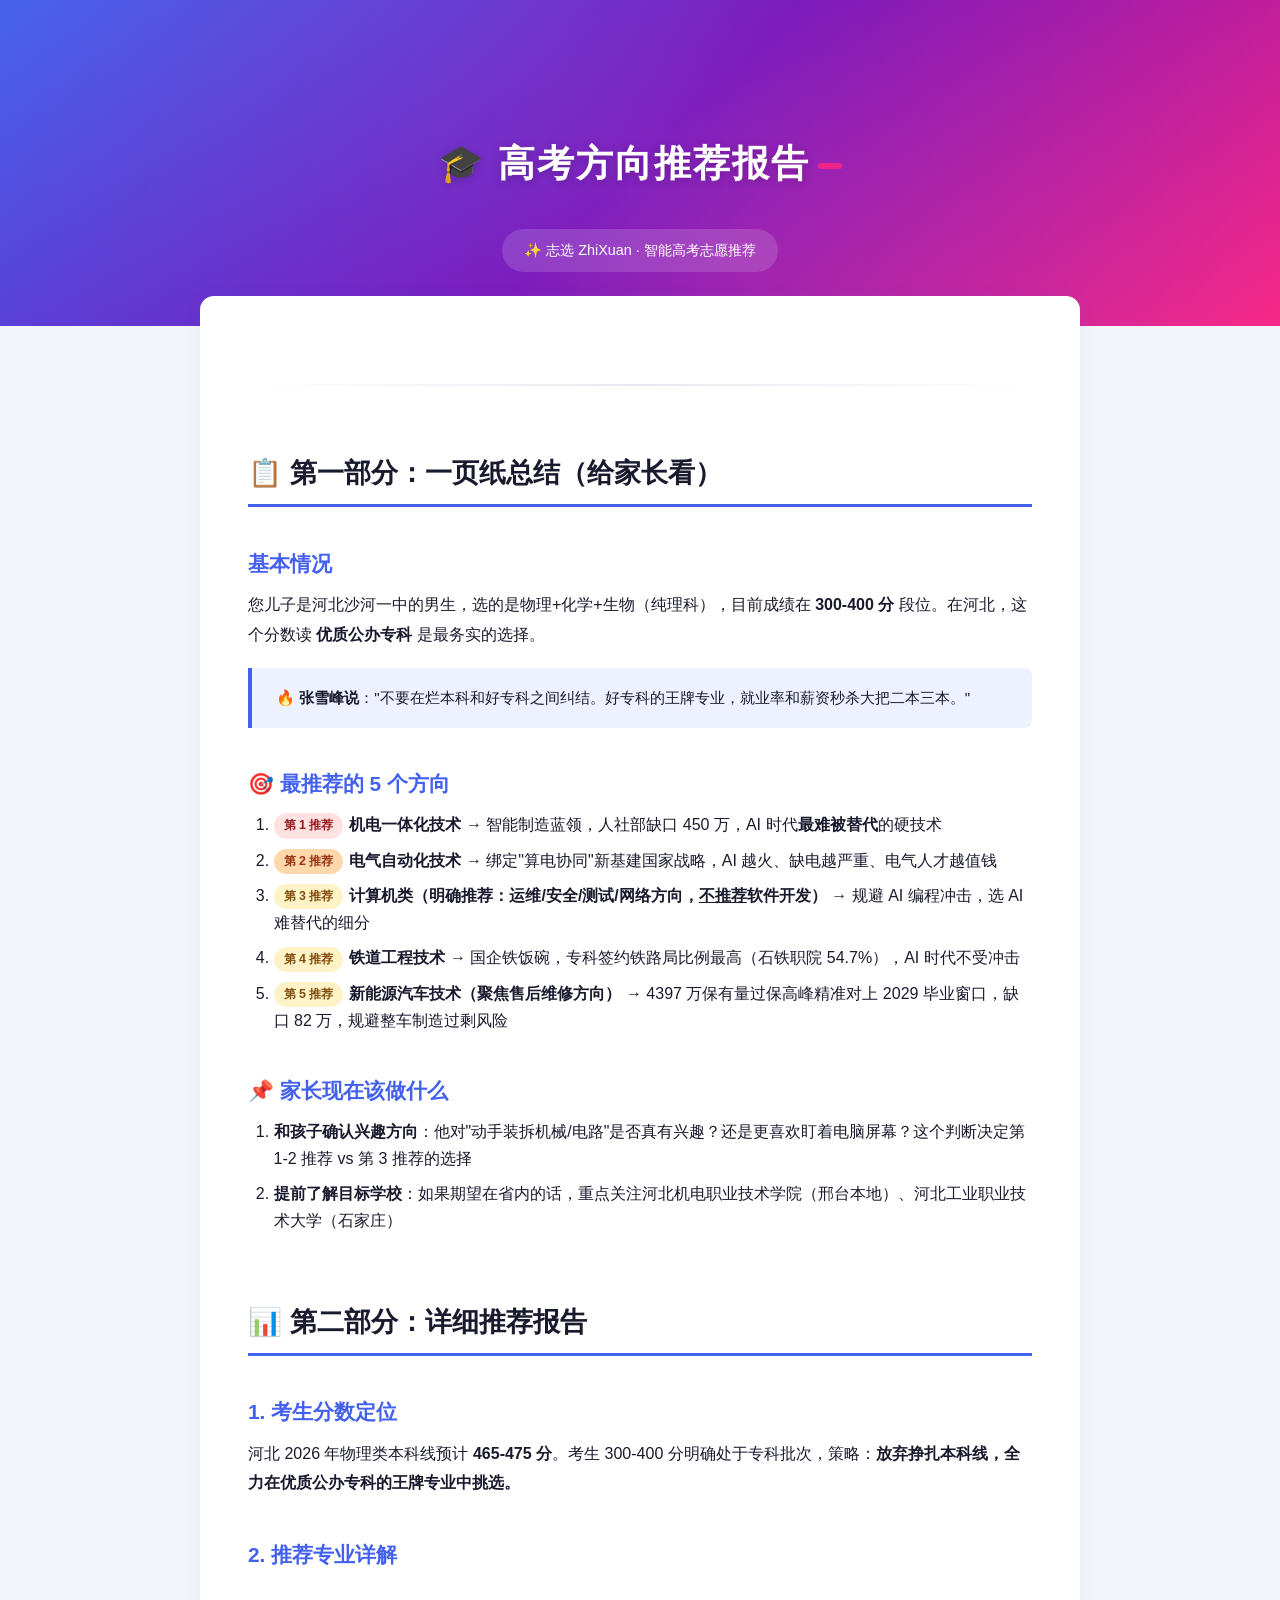
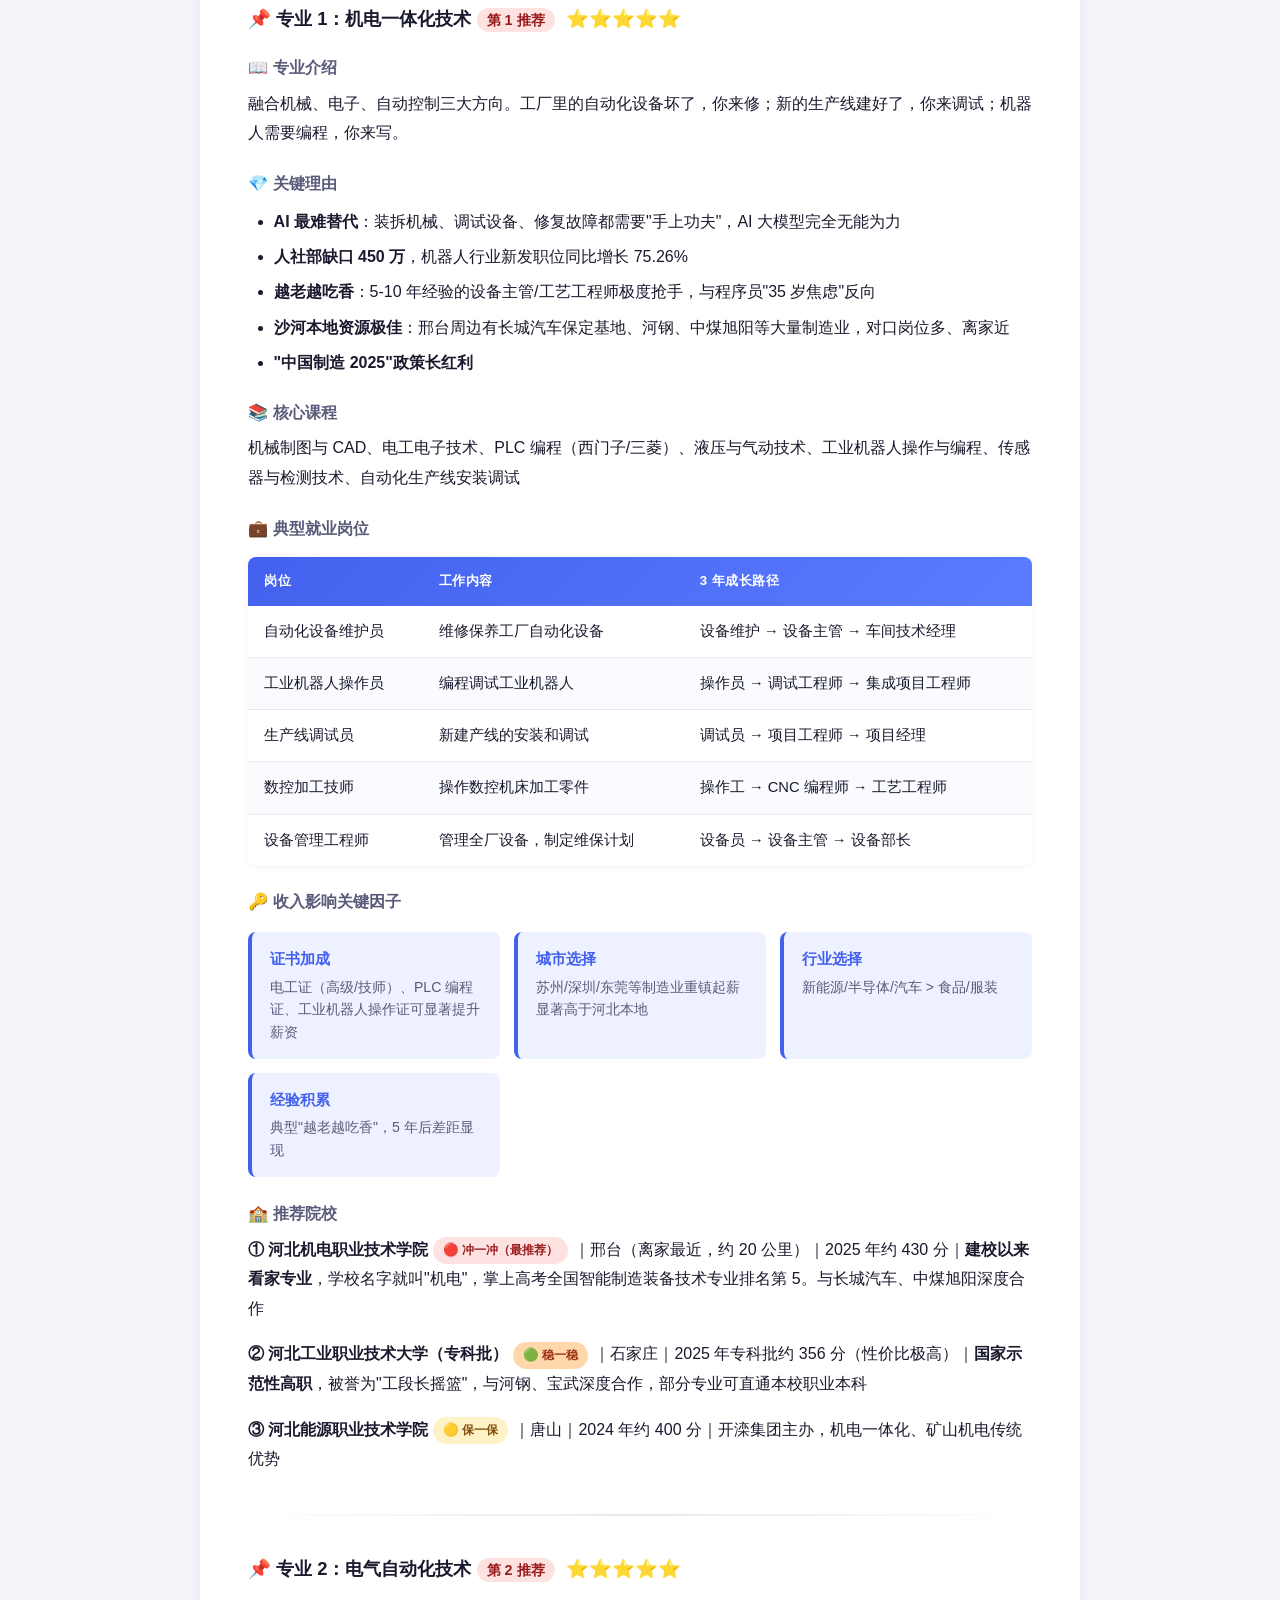
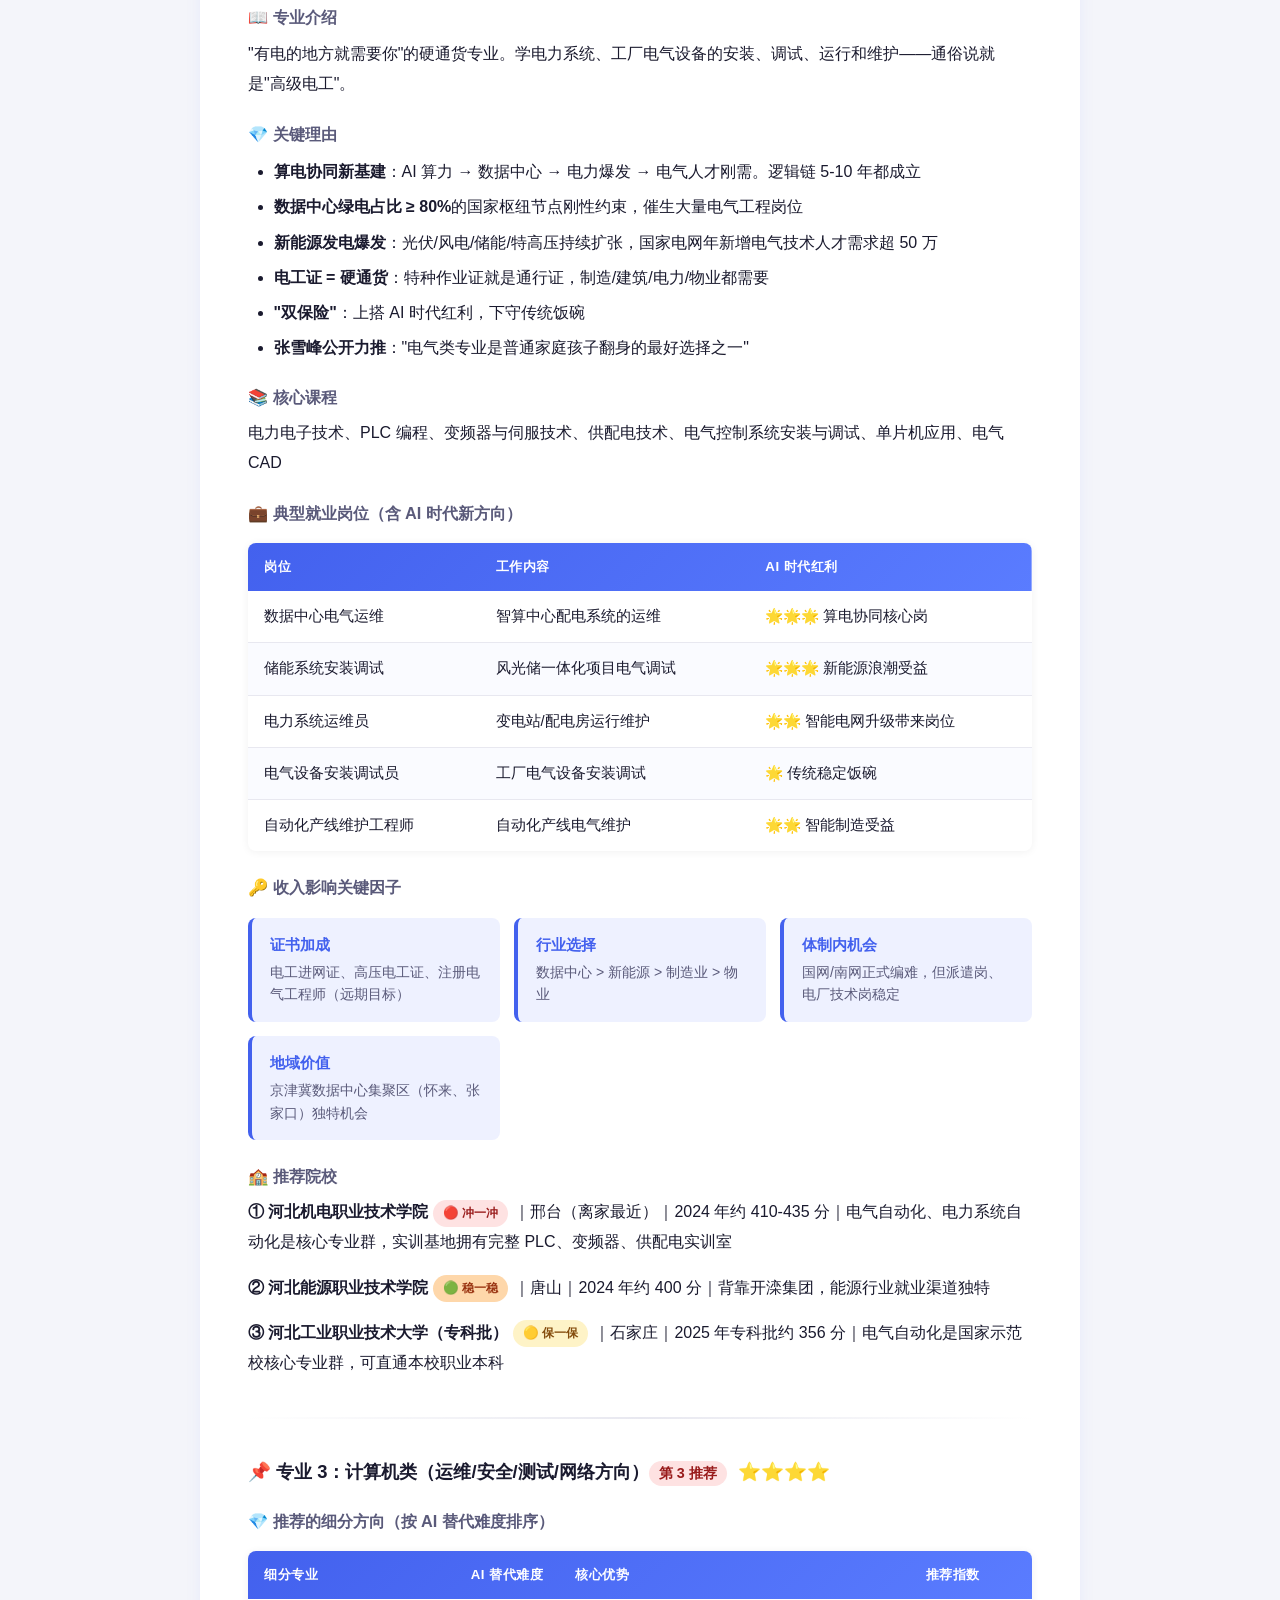
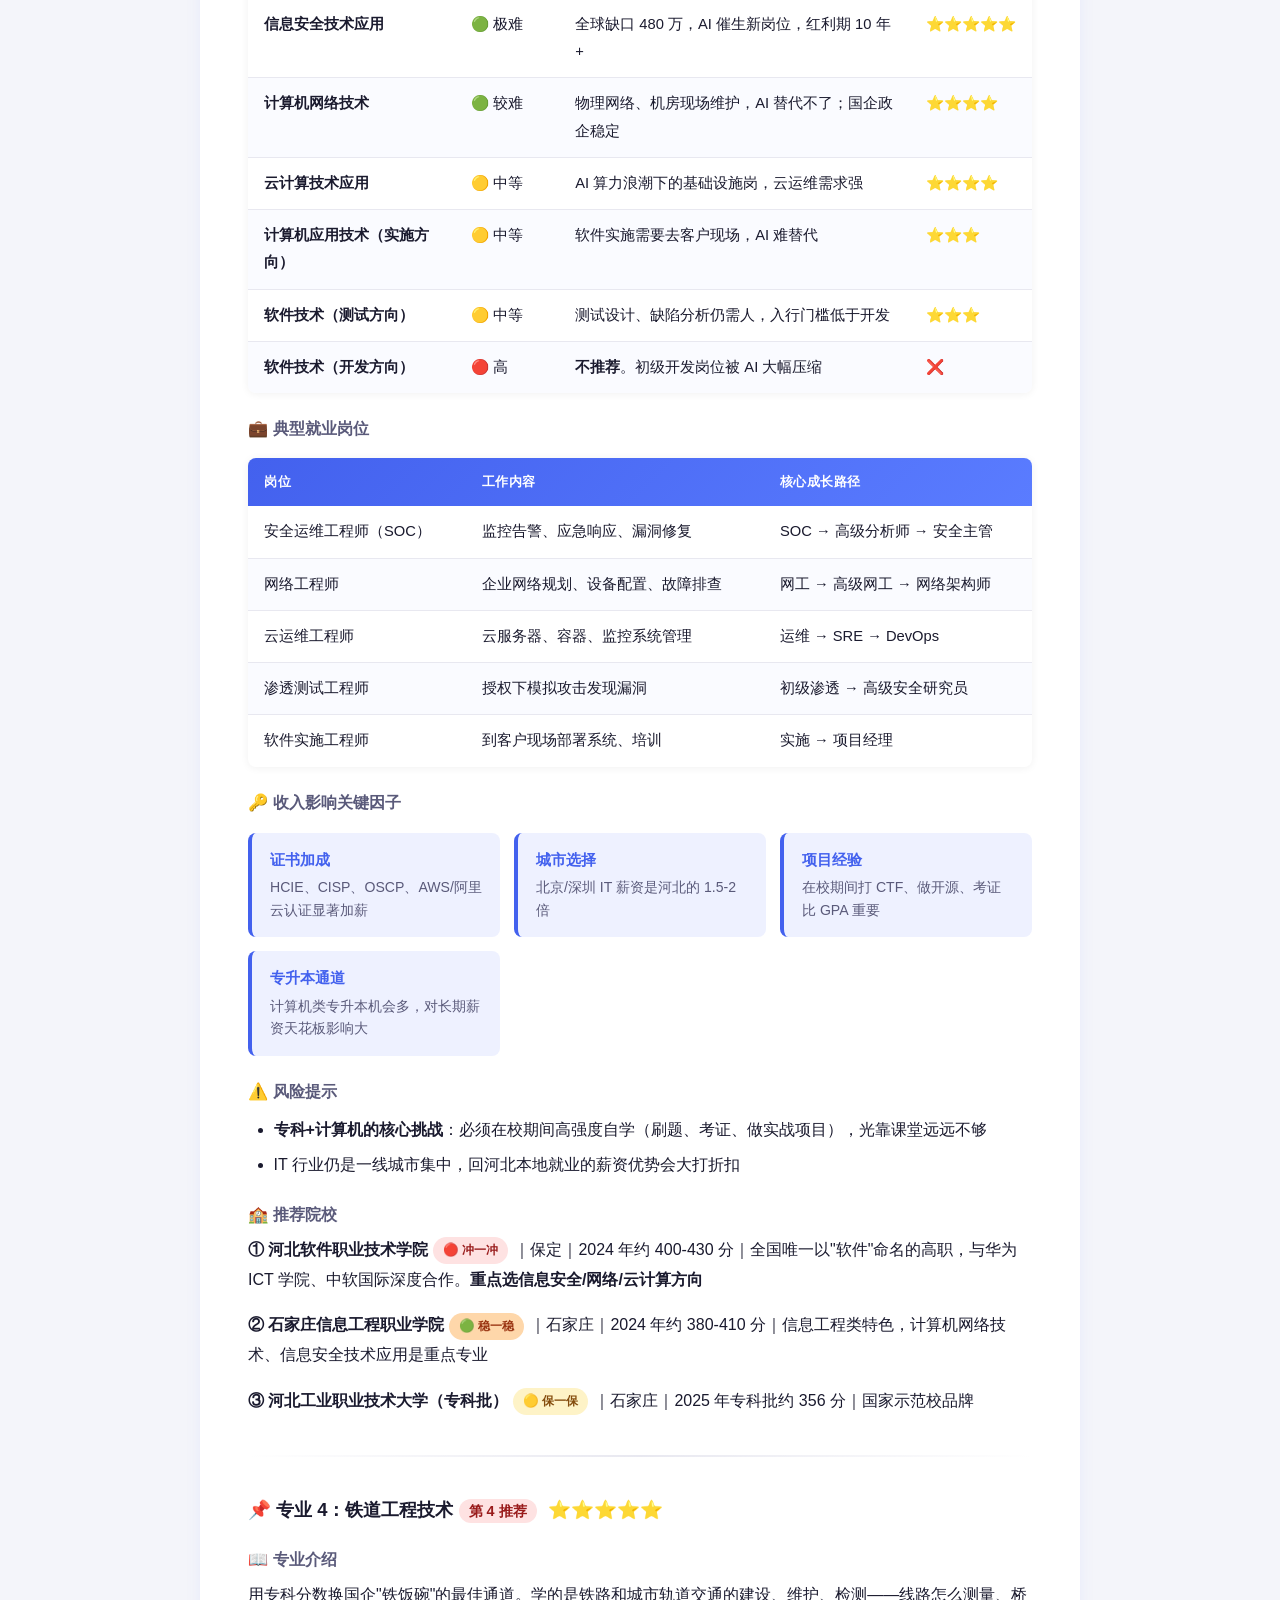
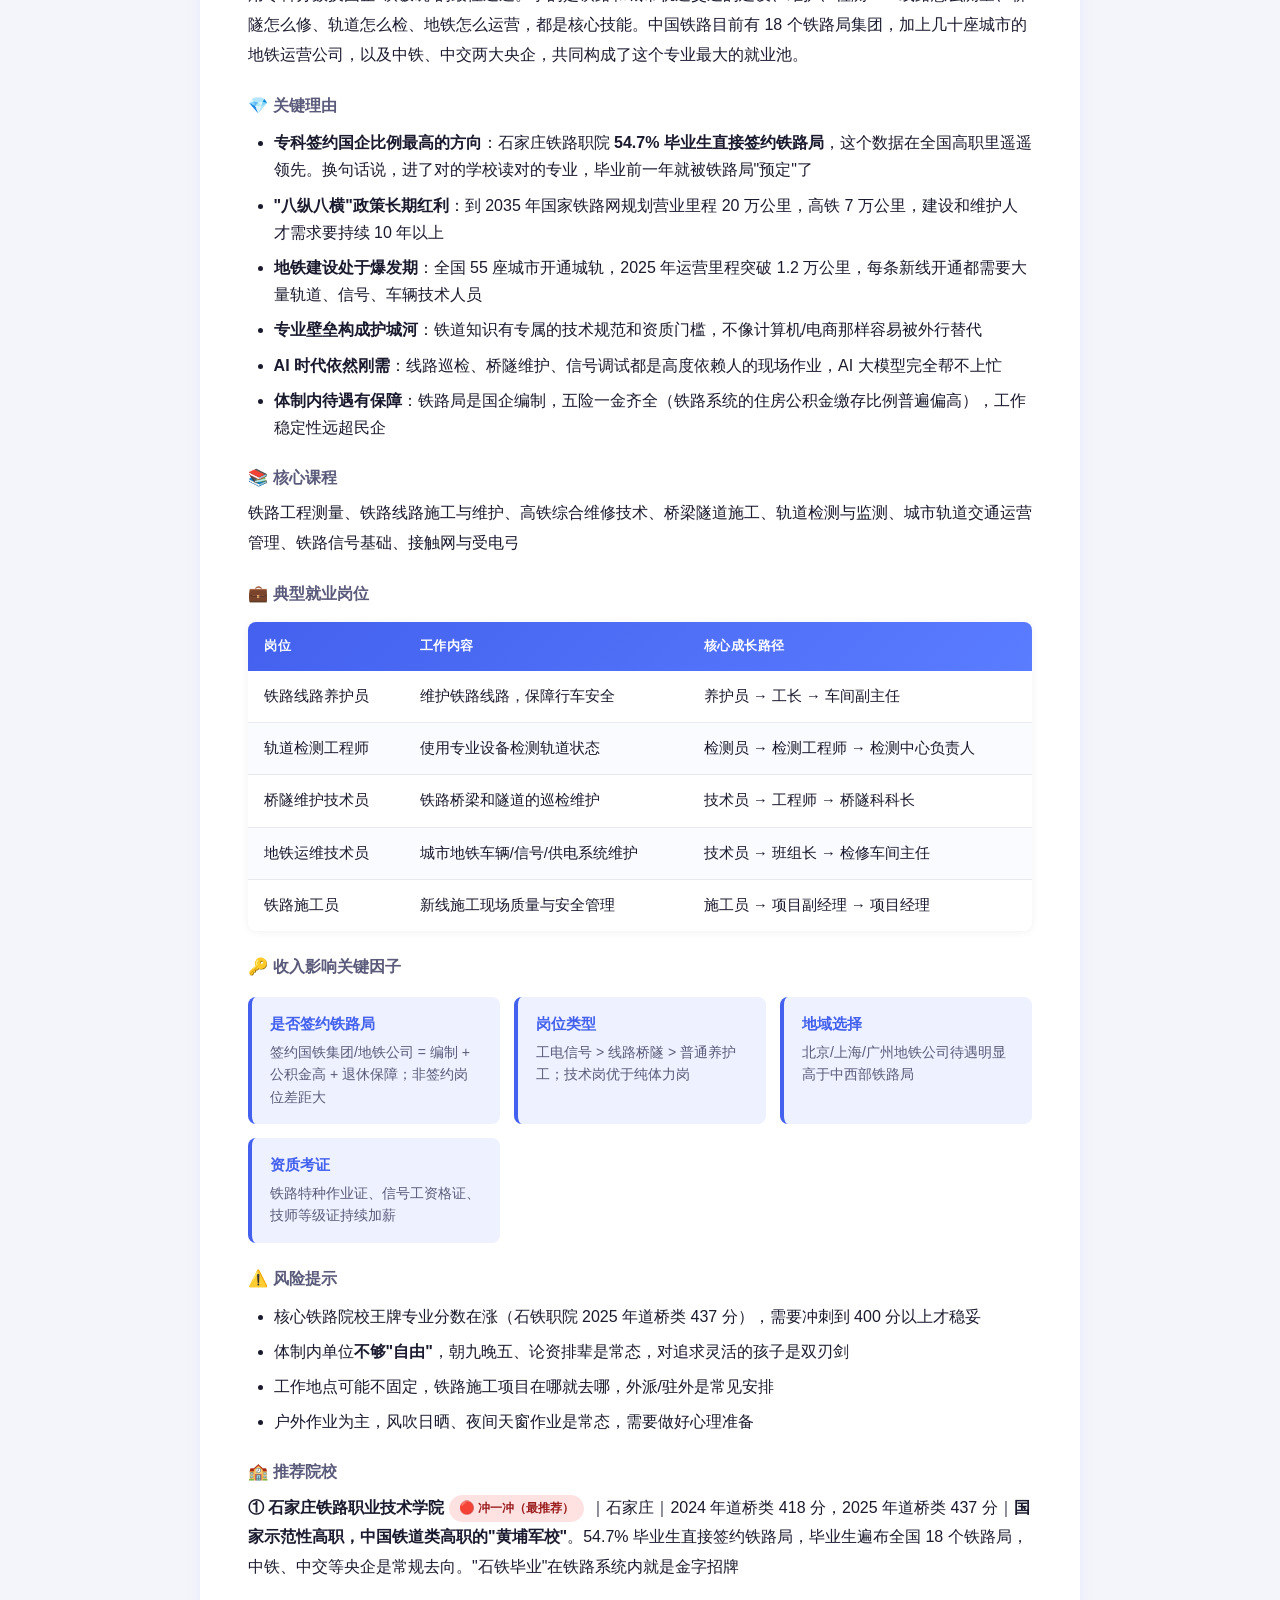
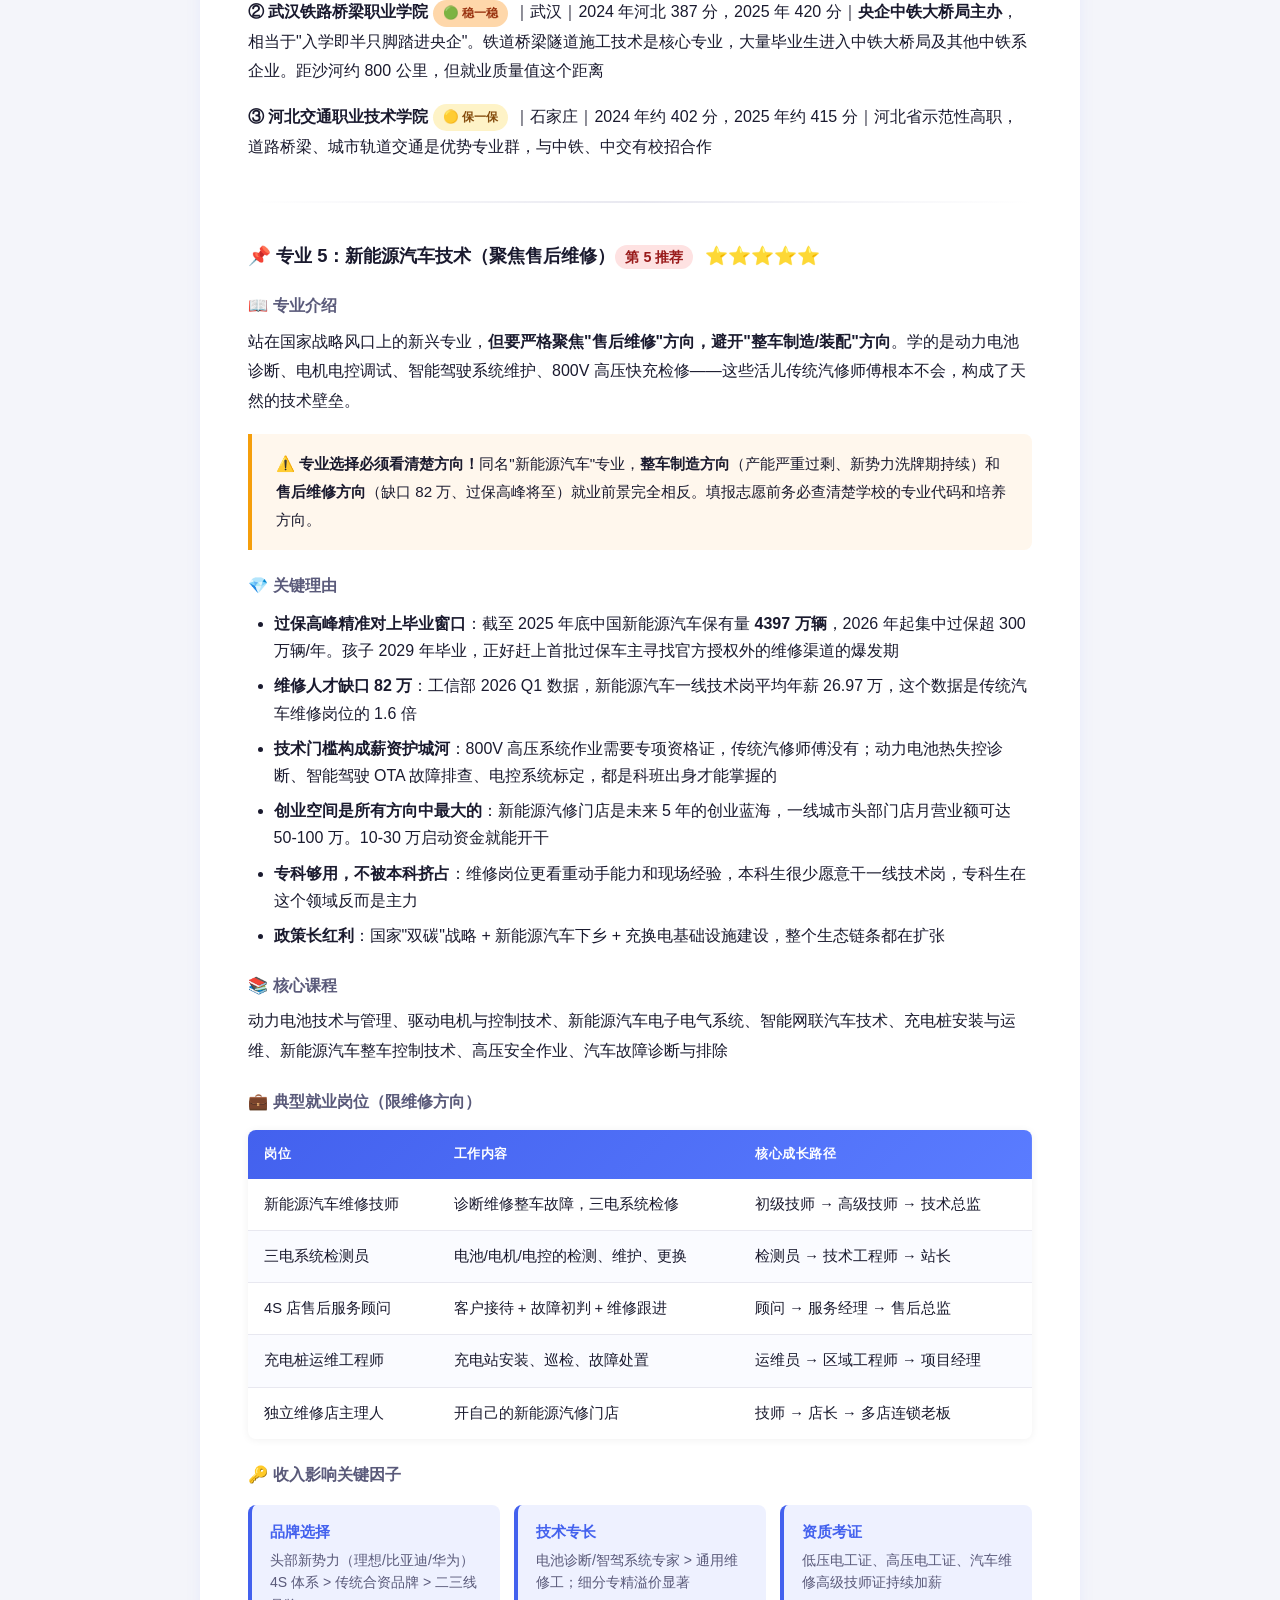
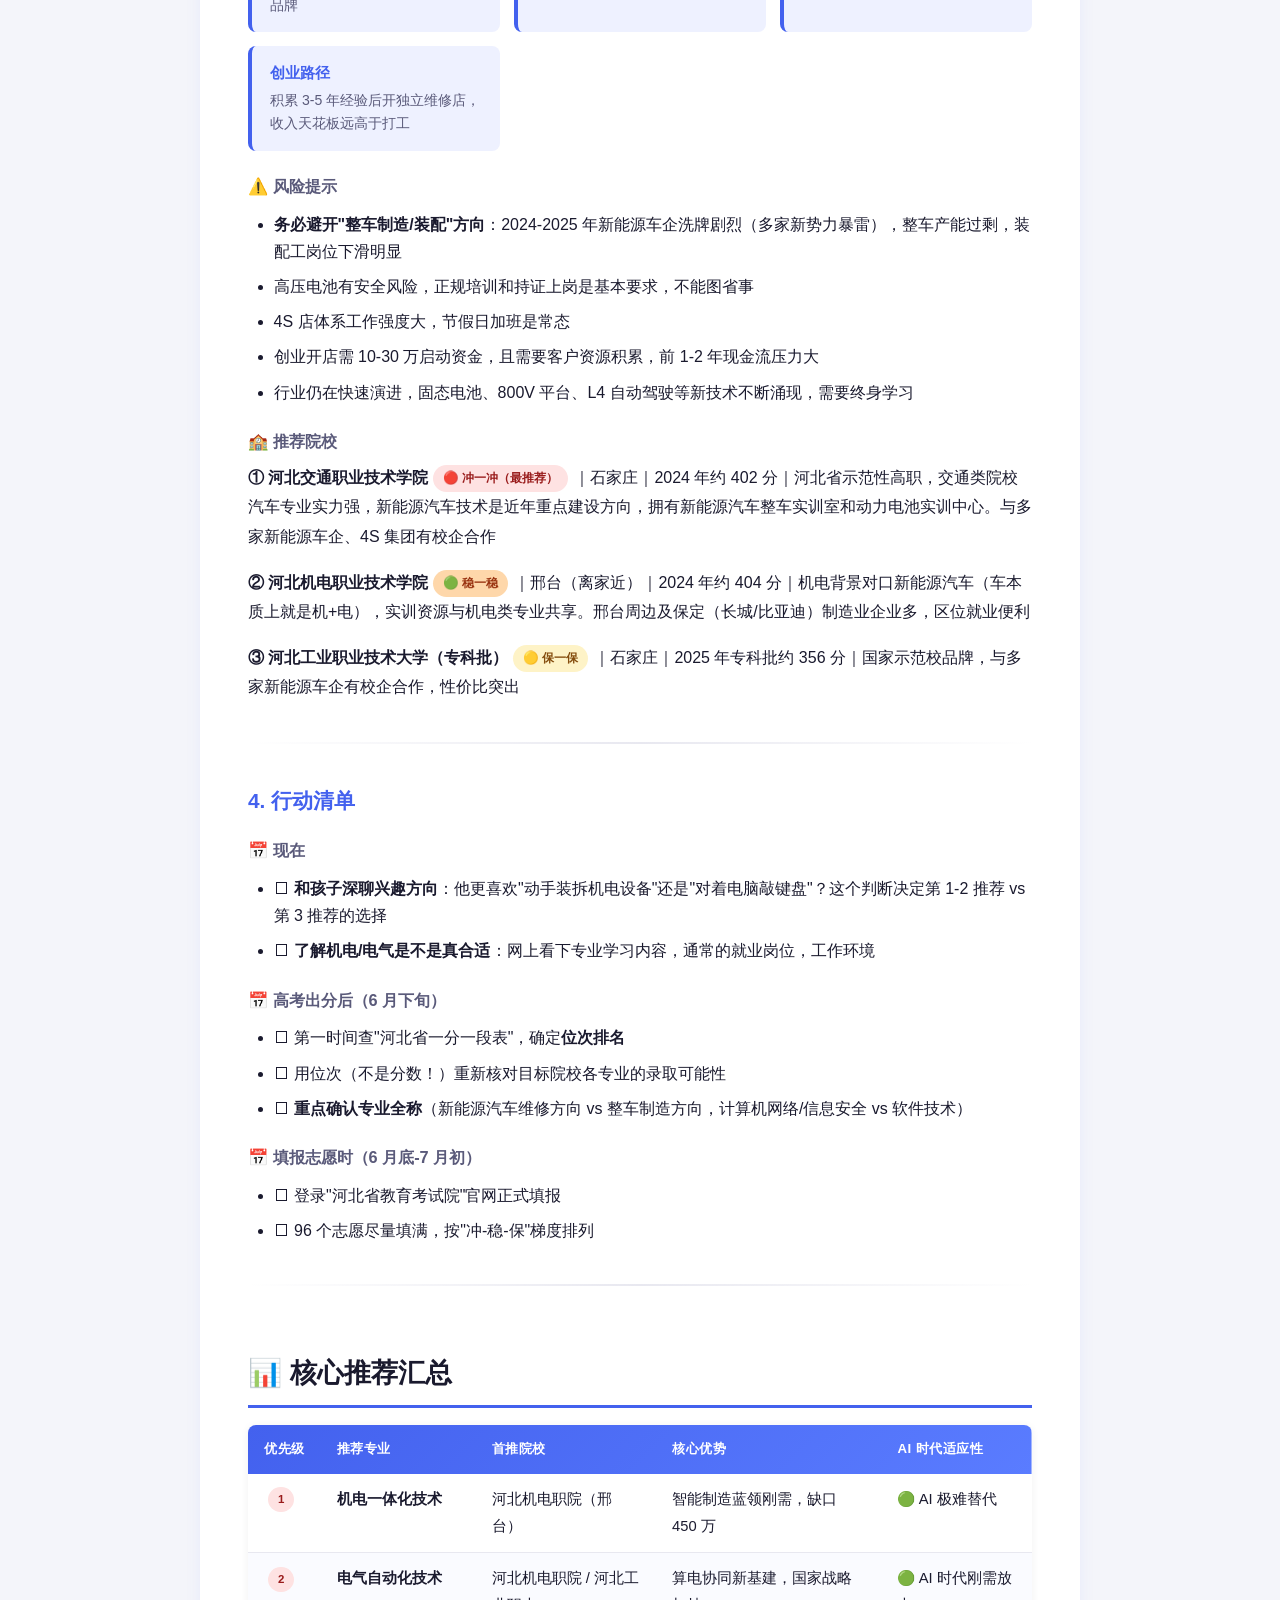
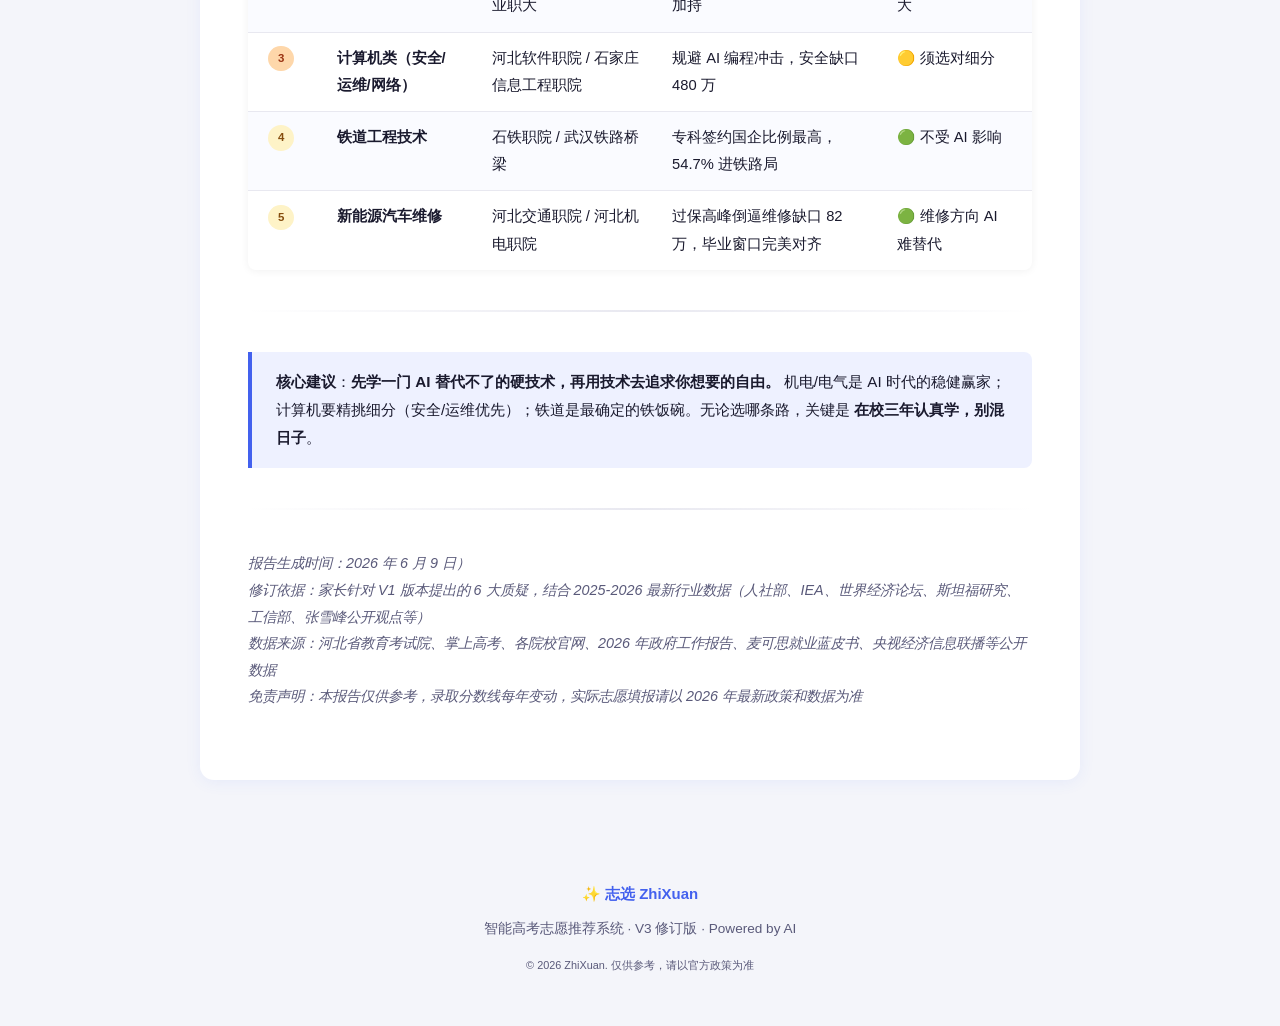
<file: report-v3.html>
<!DOCTYPE html>
<html lang="zh-CN">
<head>
<meta charset="UTF-8">
<meta name="viewport" content="width=device-width, initial-scale=1.0">
<title>高考方向推荐报告 V3 | 志选 ZhiXuan</title>
<style>
:root{--bg:#f4f5fa;--card-bg:#fff;--text:#1a1a2e;--text-sec:#5a5a7a;--primary:#4361ee;--primary-light:#eef1ff;--accent:#f72585;--success:#10b981;--warning:#f59e0b;--danger:#ef4444;--border:#e8e8f0;--shadow:0 2px 16px rgba(67,97,238,.08);--radius:14px;--radius-sm:8px;--font:"PingFang SC","Hiragino Sans GB","Microsoft YaHei",-apple-system,BlinkMacSystemFont,"Segoe UI",sans-serif}
*,*::before,*::after{box-sizing:border-box;margin:0;padding:0}
html{scroll-behavior:smooth;-webkit-text-size-adjust:100%}
body{font-family:var(--font);font-size:16px;line-height:1.85;color:var(--text);background:var(--bg);min-height:100vh}
.page-header{background:linear-gradient(135deg,#4361ee 0%,#7209b7 50%,#f72585 100%);color:#fff;padding:64px 20px 54px;text-align:center;position:relative;overflow:hidden}
.page-header::before{content:"";position:absolute;top:-50%;left:-50%;width:200%;height:200%;background:radial-gradient(circle,rgba(255,255,255,.1) 0%,transparent 60%);animation:shimmer 8s ease-in-out infinite}
@keyframes shimmer{0%,100%{transform:translate(-30%,-30%)}50%{transform:translate(10%,10%)}}
.page-header h1{font-size:2.3em;font-weight:800;letter-spacing:2px;position:relative;z-index:1;text-shadow:0 2px 8px rgba(0,0,0,.2)}
.page-header .subtitle{font-size:1em;opacity:.9;margin-top:10px;position:relative;z-index:1}
.page-header .brand{display:inline-flex;align-items:center;gap:8px;margin-top:18px;padding:8px 22px;background:rgba(255,255,255,.15);border-radius:100px;font-size:.9em;backdrop-filter:blur(10px);position:relative;z-index:1}
.version-badge{display:inline-block;margin-left:8px;padding:3px 12px;background:rgba(247,37,133,.9);border-radius:100px;font-size:.55em;font-weight:600;letter-spacing:1px;vertical-align:middle}
.container{max-width:920px;margin:-30px auto 60px;padding:0 20px;position:relative;z-index:2}
.content-card{background:var(--card-bg);border-radius:var(--radius);box-shadow:var(--shadow);padding:48px 48px 56px}
h1,h2,h3,h4,h5,h6{line-height:1.4;margin-top:2em;margin-bottom:.6em}
h2{font-size:1.7em;font-weight:800;padding-bottom:12px;border-bottom:3px solid var(--primary);margin-top:2.5em}
h2:first-child{margin-top:0}
h3{font-size:1.3em;font-weight:700;color:var(--primary)}
h4{font-size:1.15em;font-weight:700}
h5{font-size:1.02em;font-weight:600;color:var(--text-sec);margin-top:1.5em}
p{margin-bottom:1em}
strong{font-weight:700}
ul,ol{margin:.8em 0 1.2em 1.6em}
li{margin-bottom:.5em;line-height:1.7}
blockquote{margin:1.2em 0;padding:16px 20px 16px 24px;border-left:4px solid var(--primary);background:var(--primary-light);border-radius:0 var(--radius-sm) var(--radius-sm) 0;font-size:.95em}
blockquote p{margin-bottom:.5em}
blockquote p:last-child{margin-bottom:0}
blockquote.warning{border-left-color:var(--warning);background:#fff7ed}
blockquote.danger{border-left-color:var(--danger);background:#fef2f2}
blockquote.success{border-left-color:var(--success);background:#ecfdf5}
table{width:100%;border-collapse:separate;border-spacing:0;margin:1.2em 0;font-size:.92em;border-radius:var(--radius-sm);overflow:hidden;box-shadow:0 1px 8px rgba(0,0,0,.06)}
thead{background:linear-gradient(135deg,var(--primary),#5a7cff);color:#fff}
th{padding:12px 16px;text-align:left;font-weight:600;font-size:.9em;letter-spacing:.5px;white-space:nowrap}
td{padding:12px 16px;border-bottom:1px solid var(--border);vertical-align:top}
tbody tr:last-child td{border-bottom:none}
tbody tr:nth-child(even){background:#fafbff}
tbody tr:hover{background:var(--primary-light)}
.update-banner{background:linear-gradient(135deg,#fef3c7,#fde68a);border:1px solid #fbbf24;border-radius:var(--radius-sm);padding:16px 20px;margin:1.5em 0;font-size:.95em}
.update-banner h4{margin-top:0;color:#92400e}
.rank-tag{display:inline-block;padding:2px 10px;border-radius:100px;font-size:.78em;font-weight:600;margin-right:6px;vertical-align:middle}
.rank-1{background:#fee2e2;color:#991b1b}
.rank-2{background:#fed7aa;color:#9a3412}
.rank-3{background:#fef3c7;color:#854d0e}
.outlook-grid{display:grid;grid-template-columns:repeat(auto-fit,minmax(220px,1fr));gap:14px;margin:1.2em 0}
.outlook-card{padding:16px 18px;background:var(--primary-light);border-radius:var(--radius-sm);border-left:4px solid var(--primary)}
.outlook-card h5{margin:0 0 6px 0;color:var(--primary);font-size:.95em}
.outlook-card p{margin:0;font-size:.88em;color:var(--text-sec);line-height:1.6}
pre{margin:1.2em 0;padding:20px 24px;background:#1e1e2e;color:#cdd6f4;border-radius:var(--radius-sm);overflow-x:auto;font-size:.88em;line-height:1.6;white-space:pre-wrap}
hr{border:none;height:2px;background:linear-gradient(90deg,transparent,var(--border),transparent);margin:2.5em 0}
.page-footer{text-align:center;padding:40px 20px;color:var(--text-sec);font-size:.85em}
.page-footer .brand-footer{font-size:1.1em;font-weight:600;color:var(--primary);margin-bottom:8px}
@media(max-width:768px){.content-card{padding:24px 20px}.page-header{padding:40px 16px 36px}.page-header h1{font-size:1.6em}h2{font-size:1.4em}table{font-size:.85em}th,td{padding:8px 10px}}
@media(max-width:480px){.content-card{padding:16px 14px}body{font-size:15px}table{display:block;overflow-x:auto}}
@media print{body{background:#fff}.page-header{background:#4361ee!important;-webkit-print-color-adjust:exact}.content-card{box-shadow:none;border:1px solid #ddd}}
</style>
</head>
<body>
<header class="page-header">
  <h1>🎓 高考方向推荐报告<span class="version-badge"></span></h1>
  <span class="brand">✨ 志选 ZhiXuan · 智能高考志愿推荐</span>
</header>
<main class="container">
  <article class="content-card">

<hr />
<h2>📋 第一部分：一页纸总结（给家长看）</h2>
<h3>基本情况</h3>
<p>您儿子是河北沙河一中的男生，选的是物理+化学+生物（纯理科），目前成绩在 <strong>300-400 分</strong> 段位。在河北，这个分数读 <strong>优质公办专科</strong> 是最务实的选择。</p>
<blockquote><p>🔥 <strong>张雪峰说</strong>："不要在烂本科和好专科之间纠结。好专科的王牌专业，就业率和薪资秒杀大把二本三本。"</p></blockquote>

<h3>🎯 最推荐的 5 个方向</h3>
<ol>
<li><span class="rank-tag rank-1">第 1 推荐</span><strong>机电一体化技术</strong> → 智能制造蓝领，人社部缺口 450 万，AI 时代<strong>最难被替代</strong>的硬技术</li>
<li><span class="rank-tag rank-2">第 2 推荐</span><strong>电气自动化技术</strong> → 绑定"算电协同"新基建国家战略，AI 越火、缺电越严重、电气人才越值钱</li>
<li><span class="rank-tag rank-3">第 3 推荐</span><strong>计算机类（明确推荐：运维/安全/测试/网络方向，<u>不推荐</u>软件开发）</strong> → 规避 AI 编程冲击，选 AI 难替代的细分</li>
<li><span class="rank-tag rank-3">第 4 推荐</span><strong>铁道工程技术</strong> → 国企铁饭碗，专科签约铁路局比例最高（石铁职院 54.7%），AI 时代不受冲击</li>
<li><span class="rank-tag rank-3">第 5 推荐</span><strong>新能源汽车技术（聚焦售后维修方向）</strong> → 4397 万保有量过保高峰精准对上 2029 毕业窗口，缺口 82 万，规避整车制造过剩风险</li>
</ol>

<h3>📌 家长现在该做什么</h3>
<ol>
<li><strong>和孩子确认兴趣方向</strong>：他对"动手装拆机械/电路"是否真有兴趣？还是更喜欢盯着电脑屏幕？这个判断决定第 1-2 推荐 vs 第 3 推荐的选择</li>
<li><strong>提前了解目标学校</strong>：如果期望在省内的话，重点关注河北机电职业技术学院（邢台本地）、河北工业职业技术大学（石家庄）</li>
</ol>

<h2>📊 第二部分：详细推荐报告</h2>

<h3>1. 考生分数定位</h3>
<p>河北 2026 年物理类本科线预计 <strong>465-475 分</strong>。考生 300-400 分明确处于专科批次，策略：<strong>放弃挣扎本科线，全力在优质公办专科的王牌专业中挑选。</strong></p>


<h3>2. 推荐专业详解</h3>

<h4>📌 专业 1：机电一体化技术 <span class="rank-tag rank-1">第 1 推荐</span> ⭐⭐⭐⭐⭐</h4>

<h5>📖 专业介绍</h5>
<p>融合机械、电子、自动控制三大方向。工厂里的自动化设备坏了，你来修；新的生产线建好了，你来调试；机器人需要编程，你来写。</p>

<h5>💎 关键理由</h5>
<ul>
<li><strong>AI 最难替代</strong>：装拆机械、调试设备、修复故障都需要"手上功夫"，AI 大模型完全无能为力</li>
<li><strong>人社部缺口 450 万</strong>，机器人行业新发职位同比增长 75.26%</li>
<li><strong>越老越吃香</strong>：5-10 年经验的设备主管/工艺工程师极度抢手，与程序员"35 岁焦虑"反向</li>
<li><strong>沙河本地资源极佳</strong>：邢台周边有长城汽车保定基地、河钢、中煤旭阳等大量制造业，对口岗位多、离家近</li>
<li><strong>"中国制造 2025"政策长红利</strong></li>
</ul>

<h5>📚 核心课程</h5>
<p>机械制图与 CAD、电工电子技术、PLC 编程（西门子/三菱）、液压与气动技术、工业机器人操作与编程、传感器与检测技术、自动化生产线安装调试</p>

<h5>💼 典型就业岗位</h5>
<table>
<thead><tr><th>岗位</th><th>工作内容</th><th>3 年成长路径</th></tr></thead>
<tbody>
<tr><td>自动化设备维护员</td><td>维修保养工厂自动化设备</td><td>设备维护 → 设备主管 → 车间技术经理</td></tr>
<tr><td>工业机器人操作员</td><td>编程调试工业机器人</td><td>操作员 → 调试工程师 → 集成项目工程师</td></tr>
<tr><td>生产线调试员</td><td>新建产线的安装和调试</td><td>调试员 → 项目工程师 → 项目经理</td></tr>
<tr><td>数控加工技师</td><td>操作数控机床加工零件</td><td>操作工 → CNC 编程师 → 工艺工程师</td></tr>
<tr><td>设备管理工程师</td><td>管理全厂设备，制定维保计划</td><td>设备员 → 设备主管 → 设备部长</td></tr>
</tbody>
</table>

<h5>🔑 收入影响关键因子</h5>
<div class="outlook-grid">
<div class="outlook-card"><h5>证书加成</h5><p>电工证（高级/技师）、PLC 编程证、工业机器人操作证可显著提升薪资</p></div>
<div class="outlook-card"><h5>城市选择</h5><p>苏州/深圳/东莞等制造业重镇起薪显著高于河北本地</p></div>
<div class="outlook-card"><h5>行业选择</h5><p>新能源/半导体/汽车 > 食品/服装</p></div>
<div class="outlook-card"><h5>经验积累</h5><p>典型"越老越吃香"，5 年后差距显现</p></div>
</div>

<h5>🏫 推荐院校</h5>
<p><strong>① 河北机电职业技术学院</strong> <span class="rank-tag rank-1">🔴 冲一冲（最推荐）</span>｜邢台（离家最近，约 20 公里）｜2025 年约 430 分｜<strong>建校以来看家专业</strong>，学校名字就叫"机电"，掌上高考全国智能制造装备技术专业排名第 5。与长城汽车、中煤旭阳深度合作</p>
<p><strong>② 河北工业职业技术大学（专科批）</strong> <span class="rank-tag rank-2">🟢 稳一稳</span>｜石家庄｜2025 年专科批约 356 分（性价比极高）｜<strong>国家示范性高职</strong>，被誉为"工段长摇篮"，与河钢、宝武深度合作，部分专业可直通本校职业本科</p>
<p><strong>③ 河北能源职业技术学院</strong> <span class="rank-tag rank-3">🟡 保一保</span>｜唐山｜2024 年约 400 分｜开滦集团主办，机电一体化、矿山机电传统优势</p>

<hr />

<h4>📌 专业 2：电气自动化技术 <span class="rank-tag rank-1">第 2 推荐</span> ⭐⭐⭐⭐⭐</h4>

<h5>📖 专业介绍</h5>
<p>"有电的地方就需要你"的硬通货专业。学电力系统、工厂电气设备的安装、调试、运行和维护——通俗说就是"高级电工"。</p>


<h5>💎 关键理由</h5>
<ul>
<li><strong>算电协同新基建</strong>：AI 算力 → 数据中心 → 电力爆发 → 电气人才刚需。逻辑链 5-10 年都成立</li>
<li><strong>数据中心绿电占比 ≥ 80%</strong>的国家枢纽节点刚性约束，催生大量电气工程岗位</li>
<li><strong>新能源发电爆发</strong>：光伏/风电/储能/特高压持续扩张，国家电网年新增电气技术人才需求超 50 万</li>
<li><strong>电工证 = 硬通货</strong>：特种作业证就是通行证，制造/建筑/电力/物业都需要</li>
<li><strong>"双保险"</strong>：上搭 AI 时代红利，下守传统饭碗</li>
<li><strong>张雪峰公开力推</strong>："电气类专业是普通家庭孩子翻身的最好选择之一"</li>
</ul>

<h5>📚 核心课程</h5>
<p>电力电子技术、PLC 编程、变频器与伺服技术、供配电技术、电气控制系统安装与调试、单片机应用、电气 CAD</p>

<h5>💼 典型就业岗位（含 AI 时代新方向）</h5>
<table>
<thead><tr><th>岗位</th><th>工作内容</th><th>AI 时代红利</th></tr></thead>
<tbody>
<tr><td>数据中心电气运维</td><td>智算中心配电系统的运维</td><td>🌟🌟🌟 算电协同核心岗</td></tr>
<tr><td>储能系统安装调试</td><td>风光储一体化项目电气调试</td><td>🌟🌟🌟 新能源浪潮受益</td></tr>
<tr><td>电力系统运维员</td><td>变电站/配电房运行维护</td><td>🌟🌟 智能电网升级带来岗位</td></tr>
<tr><td>电气设备安装调试员</td><td>工厂电气设备安装调试</td><td>🌟 传统稳定饭碗</td></tr>
<tr><td>自动化产线维护工程师</td><td>自动化产线电气维护</td><td>🌟🌟 智能制造受益</td></tr>
</tbody>
</table>

<h5>🔑 收入影响关键因子</h5>
<div class="outlook-grid">
<div class="outlook-card"><h5>证书加成</h5><p>电工进网证、高压电工证、注册电气工程师（远期目标）</p></div>
<div class="outlook-card"><h5>行业选择</h5><p>数据中心 > 新能源 > 制造业 > 物业</p></div>
<div class="outlook-card"><h5>体制内机会</h5><p>国网/南网正式编难，但派遣岗、电厂技术岗稳定</p></div>
<div class="outlook-card"><h5>地域价值</h5><p>京津冀数据中心集聚区（怀来、张家口）独特机会</p></div>
</div>

<h5>🏫 推荐院校</h5>
<p><strong>① 河北机电职业技术学院</strong> <span class="rank-tag rank-1">🔴 冲一冲</span>｜邢台（离家最近）｜2024 年约 410-435 分｜电气自动化、电力系统自动化是核心专业群，实训基地拥有完整 PLC、变频器、供配电实训室</p>
<p><strong>② 河北能源职业技术学院</strong> <span class="rank-tag rank-2">🟢 稳一稳</span>｜唐山｜2024 年约 400 分｜背靠开滦集团，能源行业就业渠道独特</p>
<p><strong>③ 河北工业职业技术大学（专科批）</strong> <span class="rank-tag rank-3">🟡 保一保</span>｜石家庄｜2025 年专科批约 356 分｜电气自动化是国家示范校核心专业群，可直通本校职业本科</p>

<hr />

<h4>📌 专业 3：计算机类（运维/安全/测试/网络方向）<span class="rank-tag rank-1">第 3 推荐</span> ⭐⭐⭐⭐</h4>


<h5>💎 推荐的细分方向（按 AI 替代难度排序）</h5>
<table>
<thead><tr><th>细分专业</th><th>AI 替代难度</th><th>核心优势</th><th>推荐指数</th></tr></thead>
<tbody>
<tr><td><strong>信息安全技术应用</strong></td><td>🟢 极难</td><td>全球缺口 480 万，AI 催生新岗位，红利期 10 年+</td><td>⭐⭐⭐⭐⭐</td></tr>
<tr><td><strong>计算机网络技术</strong></td><td>🟢 较难</td><td>物理网络、机房现场维护，AI 替代不了；国企政企稳定</td><td>⭐⭐⭐⭐</td></tr>
<tr><td><strong>云计算技术应用</strong></td><td>🟡 中等</td><td>AI 算力浪潮下的基础设施岗，云运维需求强</td><td>⭐⭐⭐⭐</td></tr>
<tr><td><strong>计算机应用技术（实施方向）</strong></td><td>🟡 中等</td><td>软件实施需要去客户现场，AI 难替代</td><td>⭐⭐⭐</td></tr>
<tr><td><strong>软件技术（测试方向）</strong></td><td>🟡 中等</td><td>测试设计、缺陷分析仍需人，入行门槛低于开发</td><td>⭐⭐⭐</td></tr>
<tr><td><strong>软件技术（开发方向）</strong></td><td>🔴 高</td><td><strong>不推荐</strong>。初级开发岗位被 AI 大幅压缩</td><td>❌</td></tr>
</tbody>
</table>

<h5>💼 典型就业岗位</h5>
<table>
<thead><tr><th>岗位</th><th>工作内容</th><th>核心成长路径</th></tr></thead>
<tbody>
<tr><td>安全运维工程师（SOC）</td><td>监控告警、应急响应、漏洞修复</td><td>SOC → 高级分析师 → 安全主管</td></tr>
<tr><td>网络工程师</td><td>企业网络规划、设备配置、故障排查</td><td>网工 → 高级网工 → 网络架构师</td></tr>
<tr><td>云运维工程师</td><td>云服务器、容器、监控系统管理</td><td>运维 → SRE → DevOps</td></tr>
<tr><td>渗透测试工程师</td><td>授权下模拟攻击发现漏洞</td><td>初级渗透 → 高级安全研究员</td></tr>
<tr><td>软件实施工程师</td><td>到客户现场部署系统、培训</td><td>实施 → 项目经理</td></tr>
</tbody>
</table>

<h5>🔑 收入影响关键因子</h5>
<div class="outlook-grid">
<div class="outlook-card"><h5>证书加成</h5><p>HCIE、CISP、OSCP、AWS/阿里云认证显著加薪</p></div>
<div class="outlook-card"><h5>城市选择</h5><p>北京/深圳 IT 薪资是河北的 1.5-2 倍</p></div>
<div class="outlook-card"><h5>项目经验</h5><p>在校期间打 CTF、做开源、考证比 GPA 重要</p></div>
<div class="outlook-card"><h5>专升本通道</h5><p>计算机类专升本机会多，对长期薪资天花板影响大</p></div>
</div>

<h5>⚠️ 风险提示</h5>
<ul>
<li><strong>专科+计算机的核心挑战</strong>：必须在校期间高强度自学（刷题、考证、做实战项目），光靠课堂远远不够</li>
<li>IT 行业仍是一线城市集中，回河北本地就业的薪资优势会大打折扣</li>
</ul>

<h5>🏫 推荐院校</h5>
<p><strong>① 河北软件职业技术学院</strong> <span class="rank-tag rank-1">🔴 冲一冲</span>｜保定｜2024 年约 400-430 分｜全国唯一以"软件"命名的高职，与华为 ICT 学院、中软国际深度合作。<strong>重点选信息安全/网络/云计算方向</strong></p>
<p><strong>② 石家庄信息工程职业学院</strong> <span class="rank-tag rank-2">🟢 稳一稳</span>｜石家庄｜2024 年约 380-410 分｜信息工程类特色，计算机网络技术、信息安全技术应用是重点专业</p>
<p><strong>③ 河北工业职业技术大学（专科批）</strong> <span class="rank-tag rank-3">🟡 保一保</span>｜石家庄｜2025 年专科批约 356 分｜国家示范校品牌</p>

<hr />

<h4>📌 专业 4：铁道工程技术 <span class="rank-tag rank-1">第 4 推荐</span> ⭐⭐⭐⭐⭐</h4>

<h5>📖 专业介绍</h5>
<p>用专科分数换国企"铁饭碗"的最佳通道。学的是铁路和城市轨道交通的建设、维护、检测——线路怎么测量、桥隧怎么修、轨道怎么检、地铁怎么运营，都是核心技能。中国铁路目前有 18 个铁路局集团，加上几十座城市的地铁运营公司，以及中铁、中交两大央企，共同构成了这个专业最大的就业池。</p>

<h5>💎 关键理由</h5>
<ul>
<li><strong>专科签约国企比例最高的方向</strong>：石家庄铁路职院 <strong>54.7% 毕业生直接签约铁路局</strong>，这个数据在全国高职里遥遥领先。换句话说，进了对的学校读对的专业，毕业前一年就被铁路局"预定"了</li>
<li><strong>"八纵八横"政策长期红利</strong>：到 2035 年国家铁路网规划营业里程 20 万公里，高铁 7 万公里，建设和维护人才需求要持续 10 年以上</li>
<li><strong>地铁建设处于爆发期</strong>：全国 55 座城市开通城轨，2025 年运营里程突破 1.2 万公里，每条新线开通都需要大量轨道、信号、车辆技术人员</li>
<li><strong>专业壁垒构成护城河</strong>：铁道知识有专属的技术规范和资质门槛，不像计算机/电商那样容易被外行替代</li>
<li><strong>AI 时代依然刚需</strong>：线路巡检、桥隧维护、信号调试都是高度依赖人的现场作业，AI 大模型完全帮不上忙</li>
<li><strong>体制内待遇有保障</strong>：铁路局是国企编制，五险一金齐全（铁路系统的住房公积金缴存比例普遍偏高），工作稳定性远超民企</li>
</ul>

<h5>📚 核心课程</h5>
<p>铁路工程测量、铁路线路施工与维护、高铁综合维修技术、桥梁隧道施工、轨道检测与监测、城市轨道交通运营管理、铁路信号基础、接触网与受电弓</p>

<h5>💼 典型就业岗位</h5>
<table>
<thead><tr><th>岗位</th><th>工作内容</th><th>核心成长路径</th></tr></thead>
<tbody>
<tr><td>铁路线路养护员</td><td>维护铁路线路，保障行车安全</td><td>养护员 → 工长 → 车间副主任</td></tr>
<tr><td>轨道检测工程师</td><td>使用专业设备检测轨道状态</td><td>检测员 → 检测工程师 → 检测中心负责人</td></tr>
<tr><td>桥隧维护技术员</td><td>铁路桥梁和隧道的巡检维护</td><td>技术员 → 工程师 → 桥隧科科长</td></tr>
<tr><td>地铁运维技术员</td><td>城市地铁车辆/信号/供电系统维护</td><td>技术员 → 班组长 → 检修车间主任</td></tr>
<tr><td>铁路施工员</td><td>新线施工现场质量与安全管理</td><td>施工员 → 项目副经理 → 项目经理</td></tr>
</tbody>
</table>

<h5>🔑 收入影响关键因子</h5>
<div class="outlook-grid">
<div class="outlook-card"><h5>是否签约铁路局</h5><p>签约国铁集团/地铁公司 = 编制 + 公积金高 + 退休保障；非签约岗位差距大</p></div>
<div class="outlook-card"><h5>岗位类型</h5><p>工电信号 > 线路桥隧 > 普通养护工；技术岗优于纯体力岗</p></div>
<div class="outlook-card"><h5>地域选择</h5><p>北京/上海/广州地铁公司待遇明显高于中西部铁路局</p></div>
<div class="outlook-card"><h5>资质考证</h5><p>铁路特种作业证、信号工资格证、技师等级证持续加薪</p></div>
</div>

<h5>⚠️ 风险提示</h5>
<ul>
<li>核心铁路院校王牌专业分数在涨（石铁职院 2025 年道桥类 437 分），需要冲刺到 400 分以上才稳妥</li>
<li>体制内单位<strong>不够"自由"</strong>，朝九晚五、论资排辈是常态，对追求灵活的孩子是双刃剑</li>
<li>工作地点可能不固定，铁路施工项目在哪就去哪，外派/驻外是常见安排</li>
<li>户外作业为主，风吹日晒、夜间天窗作业是常态，需要做好心理准备</li>
</ul>

<h5>🏫 推荐院校</h5>
<p><strong>① 石家庄铁路职业技术学院</strong> <span class="rank-tag rank-1">🔴 冲一冲（最推荐）</span>｜石家庄｜2024 年道桥类 418 分，2025 年道桥类 437 分｜<strong>国家示范性高职，中国铁道类高职的"黄埔军校"</strong>。54.7% 毕业生直接签约铁路局，毕业生遍布全国 18 个铁路局，中铁、中交等央企是常规去向。"石铁毕业"在铁路系统内就是金字招牌</p>
<p><strong>② 武汉铁路桥梁职业学院</strong> <span class="rank-tag rank-2">🟢 稳一稳</span>｜武汉｜2024 年河北 387 分，2025 年 420 分｜<strong>央企中铁大桥局主办</strong>，相当于"入学即半只脚踏进央企"。铁道桥梁隧道施工技术是核心专业，大量毕业生进入中铁大桥局及其他中铁系企业。距沙河约 800 公里，但就业质量值这个距离</p>
<p><strong>③ 河北交通职业技术学院</strong> <span class="rank-tag rank-3">🟡 保一保</span>｜石家庄｜2024 年约 402 分，2025 年约 415 分｜河北省示范性高职，道路桥梁、城市轨道交通是优势专业群，与中铁、中交有校招合作</p>

<hr />

<h4>📌 专业 5：新能源汽车技术（聚焦售后维修）<span class="rank-tag rank-1">第 5 推荐</span> ⭐⭐⭐⭐⭐</h4>

<h5>📖 专业介绍</h5>
<p>站在国家战略风口上的新兴专业，<strong>但要严格聚焦"售后维修"方向，避开"整车制造/装配"方向</strong>。学的是动力电池诊断、电机电控调试、智能驾驶系统维护、800V 高压快充检修——这些活儿传统汽修师傅根本不会，构成了天然的技术壁垒。</p>

<blockquote class="warning"><p>⚠️ <strong>专业选择必须看清楚方向！</strong>同名"新能源汽车"专业，<strong>整车制造方向</strong>（产能严重过剩、新势力洗牌期持续）和<strong>售后维修方向</strong>（缺口 82 万、过保高峰将至）就业前景完全相反。填报志愿前务必查清楚学校的专业代码和培养方向。</p></blockquote>

<h5>💎 关键理由</h5>
<ul>
<li><strong>过保高峰精准对上毕业窗口</strong>：截至 2025 年底中国新能源汽车保有量 <strong>4397 万辆</strong>，2026 年起集中过保超 300 万辆/年。孩子 2029 年毕业，正好赶上首批过保车主寻找官方授权外的维修渠道的爆发期</li>
<li><strong>维修人才缺口 82 万</strong>：工信部 2026 Q1 数据，新能源汽车一线技术岗平均年薪 26.97 万，这个数据是传统汽车维修岗位的 1.6 倍</li>
<li><strong>技术门槛构成薪资护城河</strong>：800V 高压系统作业需要专项资格证，传统汽修师傅没有；动力电池热失控诊断、智能驾驶 OTA 故障排查、电控系统标定，都是科班出身才能掌握的</li>
<li><strong>创业空间是所有方向中最大的</strong>：新能源汽修门店是未来 5 年的创业蓝海，一线城市头部门店月营业额可达 50-100 万。10-30 万启动资金就能开干</li>
<li><strong>专科够用，不被本科挤占</strong>：维修岗位更看重动手能力和现场经验，本科生很少愿意干一线技术岗，专科生在这个领域反而是主力</li>
<li><strong>政策长红利</strong>：国家"双碳"战略 + 新能源汽车下乡 + 充换电基础设施建设，整个生态链条都在扩张</li>
</ul>

<h5>📚 核心课程</h5>
<p>动力电池技术与管理、驱动电机与控制技术、新能源汽车电子电气系统、智能网联汽车技术、充电桩安装与运维、新能源汽车整车控制技术、高压安全作业、汽车故障诊断与排除</p>

<h5>💼 典型就业岗位（限维修方向）</h5>
<table>
<thead><tr><th>岗位</th><th>工作内容</th><th>核心成长路径</th></tr></thead>
<tbody>
<tr><td>新能源汽车维修技师</td><td>诊断维修整车故障，三电系统检修</td><td>初级技师 → 高级技师 → 技术总监</td></tr>
<tr><td>三电系统检测员</td><td>电池/电机/电控的检测、维护、更换</td><td>检测员 → 技术工程师 → 站长</td></tr>
<tr><td>4S 店售后服务顾问</td><td>客户接待 + 故障初判 + 维修跟进</td><td>顾问 → 服务经理 → 售后总监</td></tr>
<tr><td>充电桩运维工程师</td><td>充电站安装、巡检、故障处置</td><td>运维员 → 区域工程师 → 项目经理</td></tr>
<tr><td>独立维修店主理人</td><td>开自己的新能源汽修门店</td><td>技师 → 店长 → 多店连锁老板</td></tr>
</tbody>
</table>

<h5>🔑 收入影响关键因子</h5>
<div class="outlook-grid">
<div class="outlook-card"><h5>品牌选择</h5><p>头部新势力（理想/比亚迪/华为）4S 体系 > 传统合资品牌 > 二三线品牌</p></div>
<div class="outlook-card"><h5>技术专长</h5><p>电池诊断/智驾系统专家 > 通用维修工；细分专精溢价显著</p></div>
<div class="outlook-card"><h5>资质考证</h5><p>低压电工证、高压电工证、汽车维修高级技师证持续加薪</p></div>
<div class="outlook-card"><h5>创业路径</h5><p>积累 3-5 年经验后开独立维修店，收入天花板远高于打工</p></div>
</div>

<h5>⚠️ 风险提示</h5>
<ul>
<li><strong>务必避开"整车制造/装配"方向</strong>：2024-2025 年新能源车企洗牌剧烈（多家新势力暴雷），整车产能过剩，装配工岗位下滑明显</li>
<li>高压电池有安全风险，正规培训和持证上岗是基本要求，不能图省事</li>
<li>4S 店体系工作强度大，节假日加班是常态</li>
<li>创业开店需 10-30 万启动资金，且需要客户资源积累，前 1-2 年现金流压力大</li>
<li>行业仍在快速演进，固态电池、800V 平台、L4 自动驾驶等新技术不断涌现，需要终身学习</li>
</ul>

<h5>🏫 推荐院校</h5>
<p><strong>① 河北交通职业技术学院</strong> <span class="rank-tag rank-1">🔴 冲一冲（最推荐）</span>｜石家庄｜2024 年约 402 分｜河北省示范性高职，交通类院校汽车专业实力强，新能源汽车技术是近年重点建设方向，拥有新能源汽车整车实训室和动力电池实训中心。与多家新能源车企、4S 集团有校企合作</p>
<p><strong>② 河北机电职业技术学院</strong> <span class="rank-tag rank-2">🟢 稳一稳</span>｜邢台（离家近）｜2024 年约 404 分｜机电背景对口新能源汽车（车本质上就是机+电），实训资源与机电类专业共享。邢台周边及保定（长城/比亚迪）制造业企业多，区位就业便利</p>
<p><strong>③ 河北工业职业技术大学（专科批）</strong> <span class="rank-tag rank-3">🟡 保一保</span>｜石家庄｜2025 年专科批约 356 分｜国家示范校品牌，与多家新能源车企有校企合作，性价比突出</p>

<hr />

<h3>4. 行动清单</h3>

<h5>📅 现在</h5>
<ul>
<li>☐ <strong>和孩子深聊兴趣方向</strong>：他更喜欢"动手装拆机电设备"还是"对着电脑敲键盘"？这个判断决定第 1-2 推荐 vs 第 3 推荐的选择</li>
<li>☐ <strong>了解机电/电气是不是真合适</strong>：网上看下专业学习内容，通常的就业岗位，工作环境</li>
</ul>

<h5>📅 高考出分后（6 月下旬）</h5>
<ul>
<li>☐ 第一时间查"河北省一分一段表"，确定<strong>位次排名</strong></li>
<li>☐ 用位次（不是分数！）重新核对目标院校各专业的录取可能性</li>
<li>☐ <strong>重点确认专业全称</strong>（新能源汽车维修方向 vs 整车制造方向，计算机网络/信息安全 vs 软件技术）</li>
</ul>

<h5>📅 填报志愿时（6 月底-7 月初）</h5>
<ul>
<li>☐ 登录"河北省教育考试院"官网正式填报</li>
<li>☐ 96 个志愿尽量填满，按"冲-稳-保"梯度排列</li>
</ul>

<hr />

<h2>📊 核心推荐汇总</h2>
<table>
<thead><tr><th style="text-align:center">优先级</th><th>推荐专业</th><th>首推院校</th><th>核心优势</th><th>AI 时代适应性</th></tr></thead>
<tbody>
<tr><td style="text-align:center"><span class="rank-tag rank-1">1</span></td><td><strong>机电一体化技术</strong></td><td>河北机电职院（邢台）</td><td>智能制造蓝领刚需，缺口 450 万</td><td>🟢 AI 极难替代</td></tr>
<tr><td style="text-align:center"><span class="rank-tag rank-1">2</span></td><td><strong>电气自动化技术</strong></td><td>河北机电职院 / 河北工业职大</td><td>算电协同新基建，国家战略加持</td><td>🟢 AI 时代刚需放大</td></tr>
<tr><td style="text-align:center"><span class="rank-tag rank-2">3</span></td><td><strong>计算机类（安全/运维/网络）</strong></td><td>河北软件职院 / 石家庄信息工程职院</td><td>规避 AI 编程冲击，安全缺口 480 万</td><td>🟡 须选对细分</td></tr>
<tr><td style="text-align:center"><span class="rank-tag rank-3">4</span></td><td><strong>铁道工程技术</strong></td><td>石铁职院 / 武汉铁路桥梁</td><td>专科签约国企比例最高，54.7% 进铁路局</td><td>🟢 不受 AI 影响</td></tr>
<tr><td style="text-align:center"><span class="rank-tag rank-3">5</span></td><td><strong>新能源汽车维修</strong></td><td>河北交通职院 / 河北机电职院</td><td>过保高峰倒逼维修缺口 82 万，毕业窗口完美对齐</td><td>🟢 维修方向 AI 难替代</td></tr>
</tbody>
</table>

<hr />
<blockquote><p><strong>核心建议</strong>：<strong>先学一门 AI 替代不了的硬技术，再用技术去追求你想要的自由。</strong> 机电/电气是 AI 时代的稳健赢家；计算机要精挑细分（安全/运维优先）；铁道是最确定的铁饭碗。无论选哪条路，关键是 <strong>在校三年认真学，别混日子</strong>。</p></blockquote>

<hr />
<p style="color:var(--text-sec);font-size:.9em"><em>报告生成时间：2026 年 6 月 9 日）</em><br>
<em>修订依据：家长针对 V1 版本提出的 6 大质疑，结合 2025-2026 最新行业数据（人社部、IEA、世界经济论坛、斯坦福研究、工信部、张雪峰公开观点等）</em><br>
<em>数据来源：河北省教育考试院、掌上高考、各院校官网、2026 年政府工作报告、麦可思就业蓝皮书、央视经济信息联播等公开数据</em><br>
<em>免责声明：本报告仅供参考，录取分数线每年变动，实际志愿填报请以 2026 年最新政策和数据为准</em></p>

  </article>
</main>
<footer class="page-footer">
  <div class="brand-footer">✨ 志选 ZhiXuan</div>
  <p>智能高考志愿推荐系统 · V3 修订版 · Powered by AI</p>
  <p style="margin-top:8px;font-size:0.8em">© 2026 ZhiXuan. 仅供参考，请以官方政策为准</p>
</footer>
</body>
</html>
</file>
<file: guide-assets/style.css>
@import url('https://fonts.googleapis.com/css2?family=Noto+Sans+SC:wght@300;400;500;700;900&display=swap');

:root {
  --bg-primary: #0a0e17;
  --bg-card: #111827;
  --bg-card-hover: #1a2332;
  --border: #1e293b;
  --accent-gold: #f59e0b;
  --accent-blue: #3b82f6;
  --accent-green: #10b981;
  --accent-red: #ef4444;
  --accent-purple: #8b5cf6;
  --accent-cyan: #06b6d4;
  --text-primary: #f1f5f9;
  --text-secondary: #94a3b8;
  --text-muted: #64748b;
  --rush: #ef4444;
  --stable: #10b981;
  --safe: #f59e0b;
}

* { margin: 0; padding: 0; box-sizing: border-box; }

body {
  font-family: 'Noto Sans SC', -apple-system, BlinkMacSystemFont, sans-serif;
  background: var(--bg-primary);
  color: var(--text-primary);
  line-height: 1.8;
  -webkit-font-smoothing: antialiased;
}

.container { max-width: 900px; margin: 0 auto; padding: 20px 16px; }

/* Hero */
.hero {
  text-align: center;
  padding: 60px 20px 40px;
  background: linear-gradient(135deg, #0f172a 0%, #1e1b4b 50%, #0f172a 100%);
  border-bottom: 1px solid var(--border);
  position: relative;
  overflow: hidden;
}
.hero::before {
  content: '';
  position: absolute; top: 0; left: 0; right: 0; bottom: 0;
  background: radial-gradient(circle at 30% 50%, rgba(245,158,11,0.08) 0%, transparent 50%),
              radial-gradient(circle at 70% 50%, rgba(59,130,246,0.08) 0%, transparent 50%);
}
.hero h1 { font-size: 2em; font-weight: 900; position: relative; z-index: 1;
  background: linear-gradient(135deg, var(--accent-gold), #fbbf24, var(--accent-gold));
  -webkit-background-clip: text; -webkit-text-fill-color: transparent;
}
.hero .subtitle { font-size: 1em; color: var(--text-secondary); margin-top: 12px; position: relative; z-index: 1; }
.hero .badge-row { display: flex; justify-content: center; gap: 8px; margin-top: 16px; flex-wrap: wrap; position: relative; z-index: 1; }
.badge { padding: 4px 12px; border-radius: 20px; font-size: 0.8em; font-weight: 500; }
.badge-gold { background: rgba(245,158,11,0.15); color: var(--accent-gold); border: 1px solid rgba(245,158,11,0.3); }
.badge-blue { background: rgba(59,130,246,0.15); color: var(--accent-blue); border: 1px solid rgba(59,130,246,0.3); }

/* Section */
.section { margin-top: 32px; }
.section-title {
  font-size: 1.3em; font-weight: 700; margin-bottom: 16px;
  padding-left: 14px; border-left: 4px solid var(--accent-gold);
  display: flex; align-items: center; gap: 8px;
}

/* Cards */
.card {
  background: var(--bg-card); border: 1px solid var(--border); border-radius: 12px;
  padding: 20px; margin-bottom: 16px; transition: all 0.2s;
}
.card:hover { border-color: rgba(245,158,11,0.3); background: var(--bg-card-hover); }

/* Profile table */
.profile-grid { display: grid; grid-template-columns: repeat(auto-fill, minmax(200px, 1fr)); gap: 12px; }
.profile-item { background: rgba(30,41,59,0.5); padding: 12px 16px; border-radius: 8px; border: 1px solid var(--border); }
.profile-label { font-size: 0.75em; color: var(--text-muted); text-transform: uppercase; letter-spacing: 0.05em; }
.profile-value { font-size: 1em; font-weight: 600; margin-top: 4px; }

/* Score bars */
.score-bar-wrap { margin-bottom: 10px; }
.score-bar-label { display: flex; justify-content: space-between; font-size: 0.85em; margin-bottom: 4px; }
.score-bar-bg { height: 24px; background: rgba(30,41,59,0.8); border-radius: 12px; overflow: hidden; position: relative; }
.score-bar-fill { height: 100%; border-radius: 12px; display: flex; align-items: center; justify-content: flex-end; padding-right: 8px;
  font-size: 0.75em; font-weight: 700; color: #fff; transition: width 1s ease; }
.score-bar-fill.high { background: linear-gradient(90deg, #10b981, #34d399); }
.score-bar-fill.mid { background: linear-gradient(90deg, #f59e0b, #fbbf24); }
.score-bar-fill.low { background: linear-gradient(90deg, #ef4444, #f87171); }

/* Major card */
.major-header { display: flex; align-items: center; gap: 12px; margin-bottom: 12px; }
.major-num { width: 40px; height: 40px; border-radius: 10px; display: flex; align-items: center; justify-content: center;
  font-weight: 900; font-size: 1.2em; color: #fff; flex-shrink: 0; }
.major-num.n1 { background: linear-gradient(135deg, #f59e0b, #d97706); }
.major-num.n2 { background: linear-gradient(135deg, #3b82f6, #2563eb); }
.major-num.n3 { background: linear-gradient(135deg, #10b981, #059669); }
.major-num.n4 { background: linear-gradient(135deg, #8b5cf6, #7c3aed); }
.major-num.n5 { background: linear-gradient(135deg, #06b6d4, #0891b2); }
.major-name { font-size: 1.15em; font-weight: 700; }
.major-slogan { font-size: 0.85em; color: var(--text-secondary); }

/* Info grid */
.info-grid { display: grid; grid-template-columns: repeat(auto-fill, minmax(180px, 1fr)); gap: 8px; margin: 12px 0; }
.info-item { background: rgba(15,23,42,0.6); padding: 10px 12px; border-radius: 8px; border: 1px solid var(--border); }
.info-item .label { font-size: 0.7em; color: var(--text-muted); }
.info-item .value { font-size: 0.95em; font-weight: 600; margin-top: 2px; }

/* School card */
.school-card {
  background: rgba(15,23,42,0.4); border: 1px solid var(--border); border-radius: 10px;
  padding: 16px; margin-top: 12px;
}
.school-header { display: flex; align-items: center; gap: 8px; margin-bottom: 8px; flex-wrap: wrap; }
.school-name { font-weight: 700; font-size: 1em; }
.tag { padding: 2px 8px; border-radius: 4px; font-size: 0.7em; font-weight: 600; }
.tag-rush { background: rgba(239,68,68,0.15); color: var(--rush); border: 1px solid rgba(239,68,68,0.3); }
.tag-stable { background: rgba(16,185,129,0.15); color: var(--stable); border: 1px solid rgba(16,185,129,0.3); }
.tag-safe { background: rgba(245,158,11,0.15); color: var(--safe); border: 1px solid rgba(245,158,11,0.3); }
.tag-hot { background: rgba(239,68,68,0.2); color: #fca5a5; border: 1px solid rgba(239,68,68,0.3); }
.tag-local { background: rgba(139,92,246,0.15); color: #c4b5fd; border: 1px solid rgba(139,92,246,0.3); }
.tag-province { background: rgba(6,182,212,0.15); color: #67e8f9; border: 1px solid rgba(6,182,212,0.3); }

.school-detail { font-size: 0.85em; color: var(--text-secondary); line-height: 1.7; }
.school-detail strong { color: var(--text-primary); }

/* Comparison table */
.cmp-table { width: 100%; border-collapse: collapse; margin-top: 12px; font-size: 0.85em; }
.cmp-table th { background: rgba(30,41,59,0.8); padding: 8px 12px; text-align: left; font-weight: 600;
  border-bottom: 2px solid var(--accent-gold); color: var(--accent-gold); }
.cmp-table td { padding: 8px 12px; border-bottom: 1px solid var(--border); }
.cmp-table tr:hover td { background: rgba(245,158,11,0.05); }

/* Strategy */
.strategy-row { display: flex; gap: 12px; margin-bottom: 12px; flex-wrap: wrap; }
.strategy-block { flex: 1; min-width: 250px; padding: 16px; border-radius: 10px; border: 1px solid var(--border); }
.strategy-block.rush { background: rgba(239,68,68,0.08); border-color: rgba(239,68,68,0.3); }
.strategy-block.stable { background: rgba(16,185,129,0.08); border-color: rgba(16,185,129,0.3); }
.strategy-block.safe { background: rgba(245,158,11,0.08); border-color: rgba(245,158,11,0.3); }
.strategy-label { font-weight: 700; font-size: 1em; margin-bottom: 8px; }
.strategy-list { list-style: none; font-size: 0.85em; color: var(--text-secondary); }
.strategy-list li { padding: 3px 0; }
.strategy-list li::before { content: '→ '; color: var(--text-muted); }

/* Tip cards */
.tip-card { padding: 16px; border-radius: 10px; margin-bottom: 12px; }
.tip-card.warning { background: rgba(239,68,68,0.08); border: 1px solid rgba(239,68,68,0.2); }
.tip-card.info { background: rgba(59,130,246,0.08); border: 1px solid rgba(59,130,246,0.2); }
.tip-card.success { background: rgba(16,185,129,0.08); border: 1px solid rgba(16,185,129,0.2); }
.tip-title { font-weight: 700; font-size: 0.95em; margin-bottom: 6px; }
.tip-content { font-size: 0.85em; color: var(--text-secondary); line-height: 1.7; }

/* Quote */
.quote { background: rgba(245,158,11,0.06); border-left: 3px solid var(--accent-gold);
  padding: 16px 20px; border-radius: 0 10px 10px 0; margin: 20px 0;
  font-style: italic; color: var(--text-secondary); font-size: 0.95em; }
.quote strong { color: var(--accent-gold); font-style: normal; }

/* Footer */
.footer { text-align: center; padding: 40px 20px; color: var(--text-muted); font-size: 0.8em;
  border-top: 1px solid var(--border); margin-top: 40px; }

/* Responsive */
@media (max-width: 640px) {
  .hero h1 { font-size: 1.5em; }
  .profile-grid { grid-template-columns: 1fr 1fr; }
  .info-grid { grid-template-columns: 1fr 1fr; }
  .strategy-row { flex-direction: column; }
  .container { padding: 12px; }
}
</file>
